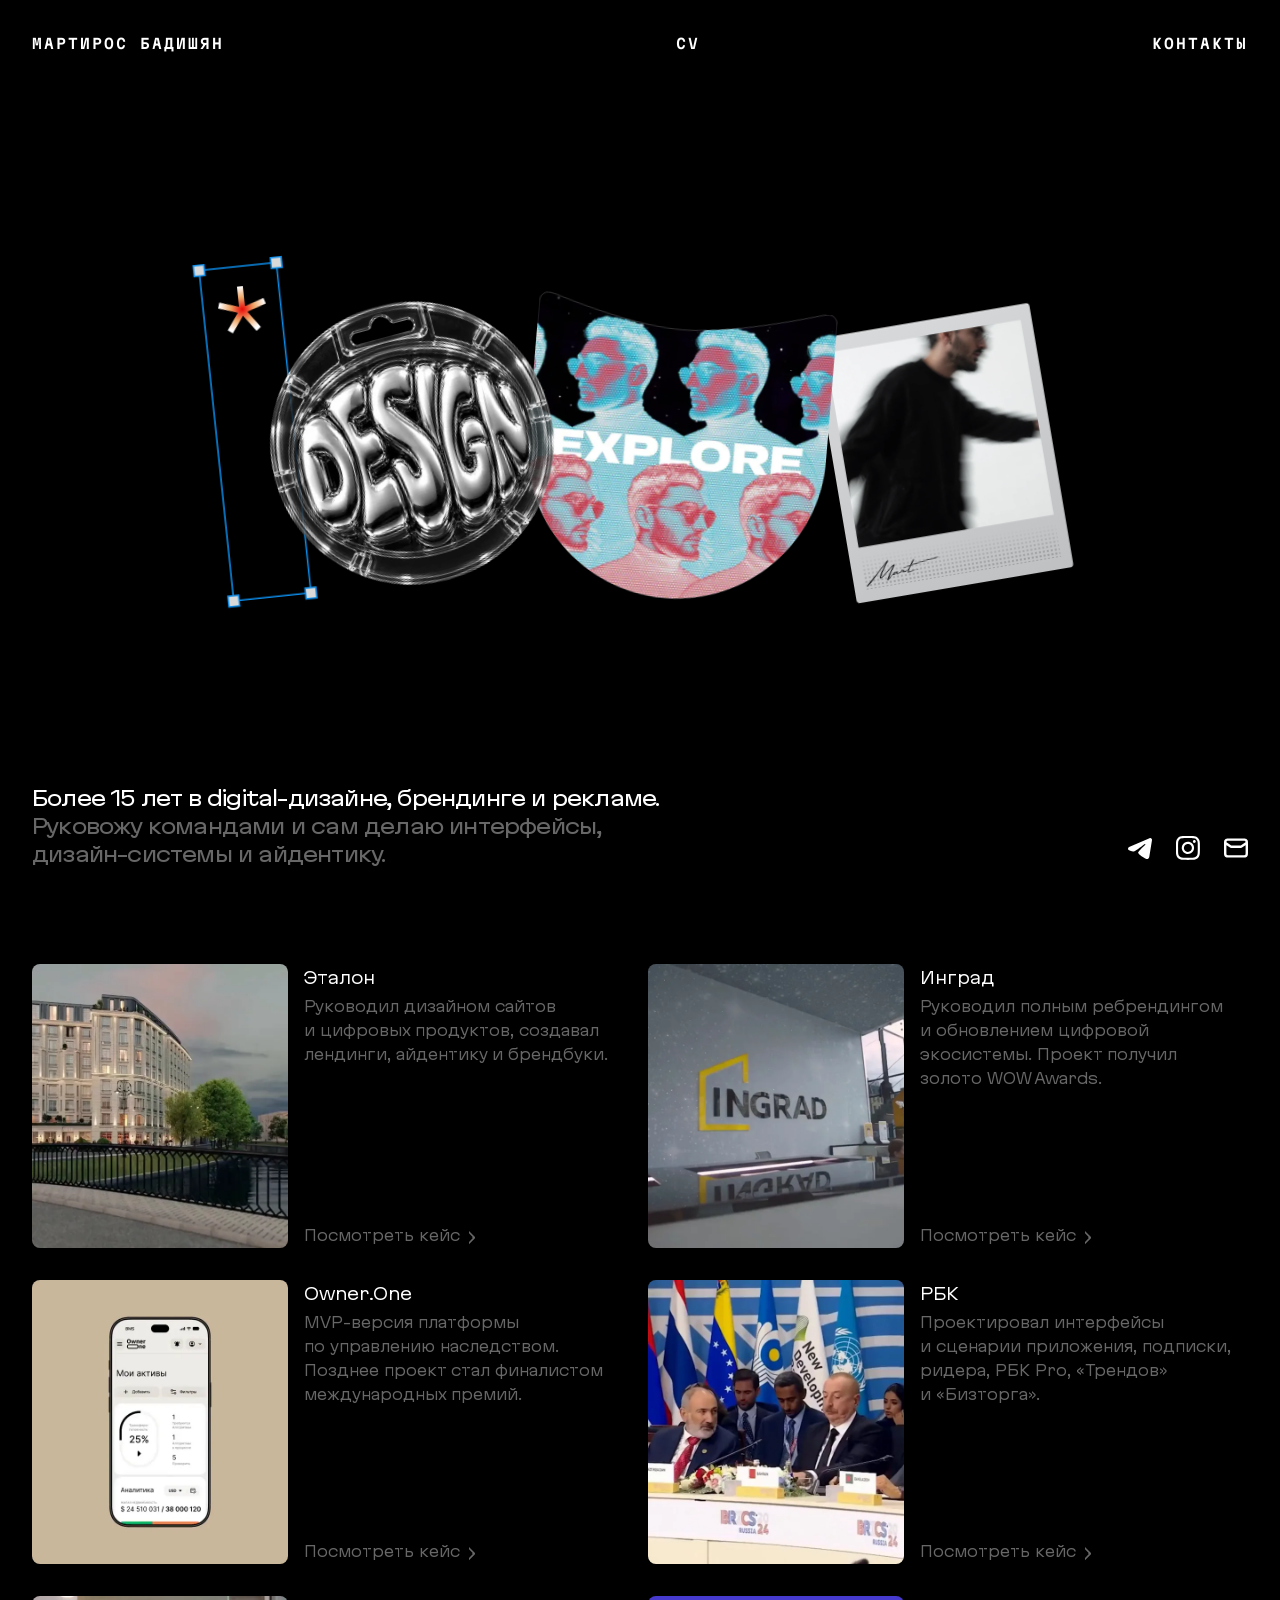
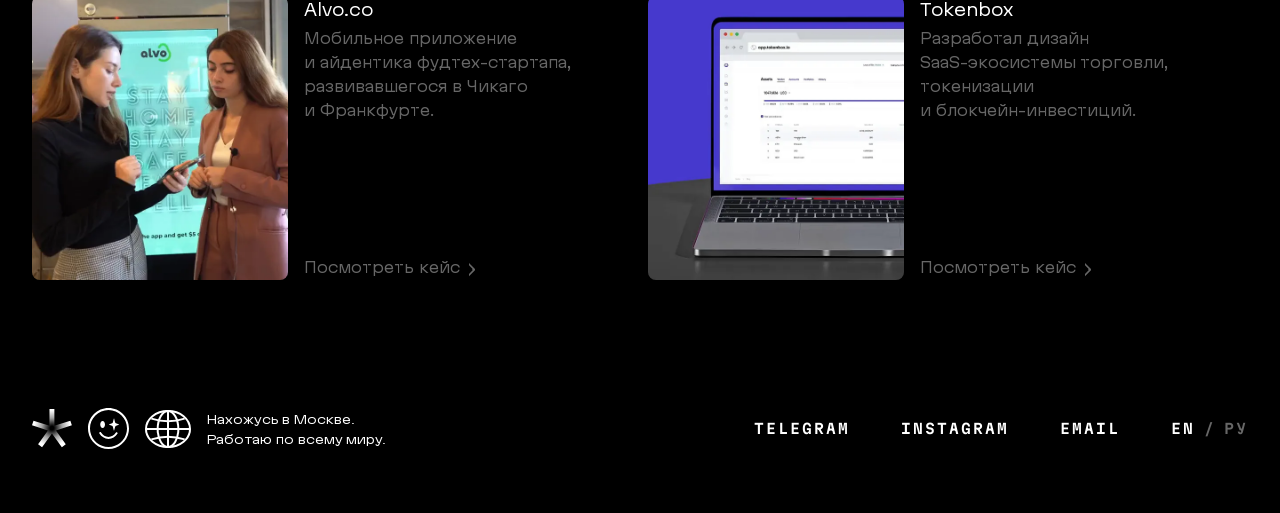
<file: index.html>
<!DOCTYPE html><!--e9ZHUicWxz8yHm6qm8V3A--><html lang="ru" class="__variable_58f898"><head><meta charSet="utf-8"/><meta name="viewport" content="width=device-width, initial-scale=1"/><link rel="preload" href="/_next/static/media/d74b776de7ffedde-s.p.woff2" as="font" crossorigin="" type="font/woff2"/><link rel="preload" as="image" href="/hero/E.webp" fetchPriority="high"/><link rel="preload" as="image" href="/hero/L-star.svg"/><link rel="preload" as="image" imageSrcSet="/hero/O-360.webp 360w, /hero/O-660.webp 660w, /hero/O-1000.webp 1000w" imageSizes="(min-width: 768px) min(17.8rem, 28vw), 31vw" fetchPriority="high"/><link rel="preload" as="image" href="/icons/telegram.svg"/><link rel="preload" as="image" href="/icons/instagram.svg"/><link rel="preload" as="image" href="/icons/email.svg"/><link rel="preload" as="image" href="/footer/star.svg"/><link rel="stylesheet" href="/_next/static/css/91978d6b36ca3895.css" data-precedence="next"/><link rel="preload" as="script" fetchPriority="low" href="/_next/static/chunks/webpack-d15b27e1f25c1fc1.js"/><script src="/_next/static/chunks/4bd1b696-c023c6e3521b1417.js" async=""></script><script src="/_next/static/chunks/255-2005b055456c798b.js" async=""></script><script src="/_next/static/chunks/main-app-1b4500b93111eabf.js" async=""></script><script src="/_next/static/chunks/app/(ru)/layout-b99b356d8608071c.js" async=""></script><script src="/_next/static/chunks/176-dbfe7d379a5d476e.js" async=""></script><script src="/_next/static/chunks/612-16c9ca7b276e64dc.js" async=""></script><script src="/_next/static/chunks/78-c171e811e11eff99.js" async=""></script><script src="/_next/static/chunks/app/(ru)/page-781c8c1e08432a40.js" async=""></script><link rel="preload" href="/hero/duo.glb" as="fetch" crossorigin=""/><meta name="next-size-adjust" content=""/><meta name="theme-color" content="#000000"/><meta name="color-scheme" content="dark"/><title>Мартирос Бадишян</title><meta name="description" content="Более 15 лет в digital-дизайне, брендинге и рекламе. Руковожу командами и сам делаю интерфейсы, дизайн-системы и айдентику."/><link rel="canonical" href="https://badishyan.com"/><link rel="alternate" hrefLang="ru" href="https://badishyan.com"/><link rel="alternate" hrefLang="en" href="https://badishyan.com/en"/><meta property="og:title" content="Мартирос Бадишян — дизайн-директор"/><meta property="og:description" content="Более 15 лет в digital-дизайне, брендинге и рекламе. Руковожу командами и сам делаю интерфейсы, дизайн-системы и айдентику."/><meta property="og:url" content="https://badishyan.com"/><meta property="og:site_name" content="Мартирос Бадишян"/><meta property="og:locale" content="ru_RU"/><meta property="og:image" content="https://badishyan.com/og.png"/><meta property="og:image:width" content="1200"/><meta property="og:image:height" content="630"/><meta property="og:locale:alternate" content="en_US"/><meta property="og:type" content="website"/><meta name="twitter:card" content="summary_large_image"/><meta name="twitter:title" content="Мартирос Бадишян — дизайн-директор"/><meta name="twitter:description" content="Более 15 лет в digital-дизайне, брендинге и рекламе. Руковожу командами и сам делаю интерфейсы, дизайн-системы и айдентику."/><meta name="twitter:image" content="https://badishyan.com/og.png"/><link rel="icon" href="/favicon.ico" type="image/x-icon" sizes="16x16"/><link rel="icon" href="/icon.svg?dc76ed37b3e27393" type="image/svg+xml" sizes="any"/><link rel="apple-touch-icon" href="/apple-icon.png?2944dd69cf27ddbf" type="image/png" sizes="180x180"/><script src="/_next/static/chunks/polyfills-42372ed130431b0a.js" noModule=""></script></head><body><div hidden=""><!--$--><!--/$--></div><script type="application/ld+json">{"@context":"https://schema.org","@graph":[{"@type":"Person","@id":"https://badishyan.com/#person","name":"Мартирос Бадишян","alternateName":"Martiros Badishyan","jobTitle":"Дизайн-директор","description":"Более 15 лет в digital-дизайне, брендинге и рекламе. Руковожу командами и сам делаю интерфейсы, дизайн-системы и айдентику.","url":"https://badishyan.com/","image":"https://badishyan.com/og.png","email":"mailto:badishyan@gmail.com","sameAs":["https://t.me/Badishyan","https://www.instagram.com/b.martiros/"],"address":{"@type":"PostalAddress","addressLocality":"Москва","addressCountry":"RU"},"knowsAbout":["Digital design","Branding","UX/UI","Design systems","Art direction"]},{"@type":"WebSite","@id":"https://badishyan.com/#website","url":"https://badishyan.com/","name":"Мартирос Бадишян","inLanguage":"ru","author":{"@id":"https://badishyan.com/#person"}},{"@type":"ProfilePage","url":"https://badishyan.com/","name":"Мартирос Бадишян — дизайн-директор","inLanguage":"ru","mainEntity":{"@id":"https://badishyan.com/#person"},"hasPart":[{"@type":"CreativeWork","name":"Эталон","url":"https://badishyan.com/etalon"},{"@type":"CreativeWork","name":"Инград","url":"https://badishyan.com/ingrad"},{"@type":"CreativeWork","name":"Owner.One","url":"https://badishyan.com/owner-one"},{"@type":"CreativeWork","name":"РБК","url":"https://badishyan.com/rbc"},{"@type":"CreativeWork","name":"Alvo.co","url":"https://badishyan.com/alvo"},{"@type":"CreativeWork","name":"Tokenbox","url":"https://badishyan.com/tokenbox"}]}]}</script><header class="fixed inset-x-0 top-0 z-50 flex h-[5.5rem] items-center px-4 md:px-8"><div aria-hidden="true" class="pointer-events-none absolute inset-x-0 top-0 -z-10 h-[7.5rem]"><div class="absolute inset-0" style="backdrop-filter:blur(0.5px);-webkit-backdrop-filter:blur(0.5px);mask-image:linear-gradient(to top, transparent 0%, #000 20%, #000 40%, transparent 60%);-webkit-mask-image:linear-gradient(to top, transparent 0%, #000 20%, #000 40%, transparent 60%)"></div><div class="absolute inset-0" style="backdrop-filter:blur(1px);-webkit-backdrop-filter:blur(1px);mask-image:linear-gradient(to top, transparent 20%, #000 40%, #000 60%, transparent 80%);-webkit-mask-image:linear-gradient(to top, transparent 20%, #000 40%, #000 60%, transparent 80%)"></div><div class="absolute inset-0" style="backdrop-filter:blur(2px);-webkit-backdrop-filter:blur(2px);mask-image:linear-gradient(to top, transparent 40%, #000 60%, #000 80%, transparent 100%);-webkit-mask-image:linear-gradient(to top, transparent 40%, #000 60%, #000 80%, transparent 100%)"></div><div class="absolute inset-0" style="backdrop-filter:blur(4px);-webkit-backdrop-filter:blur(4px);mask-image:linear-gradient(to top, transparent 60%, #000 80%, #000 100%, transparent 120%);-webkit-mask-image:linear-gradient(to top, transparent 60%, #000 80%, #000 100%, transparent 120%)"></div><div class="absolute inset-0" style="backdrop-filter:blur(8px);-webkit-backdrop-filter:blur(8px);mask-image:linear-gradient(to top, transparent 80%, #000 100%);-webkit-mask-image:linear-gradient(to top, transparent 80%, #000 100%)"></div><div class="absolute inset-0 bg-[linear-gradient(to_bottom,rgb(0_0_0/0.8),rgb(0_0_0/0.4)_45%,transparent)]"></div></div><nav class="site-nav label-caps flex flex-1 items-center justify-between leading-[1.7]" aria-label="Основная навигация"><a aria-label="М.Б. Мартирос Бадишян" href="/"><span class="md:hidden"><span aria-hidden="true" class="whitespace-pre">М.Б.</span></span><span class="hidden md:block"><span aria-hidden="true" class="whitespace-pre">Мартирос Бадишян</span></span></a><a href="/martiros-badishyan-cv.pdf" target="_blank" rel="noopener noreferrer" aria-label="CV"><span aria-hidden="true" class="whitespace-pre">CV</span></a><button type="button" aria-expanded="false" aria-label="Контакты" class="cursor-pointer uppercase"><span aria-hidden="true" class="whitespace-pre">Контакты</span></button></nav></header><main><section aria-label="Интро" class="flex min-h-[35rem] h-svh flex-col overflow-x-clip px-3 pb-8 pt-[5.5rem] md:px-8"><h1 class="sr-only">Мартирос Бадишян — дизайн-директор</h1><div class="flex flex-1 items-center justify-center py-8"><div role="img" aria-label="LOVE" class="love relative select-none min-w-[15rem] max-md:w-[min(100%,calc((100svh-26.25rem)*2.48))] md:w-[min(56rem,calc((100vw-1.5rem)*0.875),calc((100svh-26.25rem)*2.48))]" style="aspect-ratio:748 / 302"><div data-piece="E" class="pointer-events-none absolute" style="left:83.82352941176471%;top:54.754966887417226%;width:27.671122994652404%;aspect-ratio:206.98 / 206.98;transform:translate(-50%, -50%) rotate(-9.64deg)"><div class="love-out size-full" style="--sx:95%;--sy:-40%;--sr:18deg"><div class="size-full" style="transform:translateX(95%) translateY(-40%) rotate(18deg);opacity:0"><div data-body="true" class="love-body size-full will-change-transform [&amp;&gt;*]:pointer-events-auto"><div class="absolute top-1/2 left-1/2 aspect-[88/107] h-[108%] -translate-x-1/2 -translate-y-1/2 rounded-[1.5%] bg-[url(/hero/mart.svg),linear-gradient(160deg,#d9dadb,#bfc0c2)] bg-[length:34%_auto,auto] bg-[position:left_9%_bottom_6%,0_0] bg-no-repeat shadow-[inset_0_1px_0_rgb(255_255_255/.45)]"><div class="absolute top-[5.607%] left-[5.114%] aspect-square w-[89.773%] overflow-hidden bg-[#cfd0d2] shadow-[inset_0_0_0_.5px_rgb(0_0_0/.25)]"><img src="/hero/E.webp" alt="" draggable="false" class="size-full scale-[1.035] object-cover" fetchPriority="high"/></div><div class="absolute inset-x-[5.114%] top-[83%] bottom-[4.5%] bg-[radial-gradient(circle,rgb(0_0_0/.22)_0.7px,transparent_1px)] bg-[length:0.25rem_0.25rem] [mask-image:linear-gradient(to_top,#000,transparent)]"></div></div></div></div></div></div><div data-piece="L" class="pointer-events-none absolute" style="left:7.06951871657754%;top:48.98675496688742%;width:10.001336898395722%;aspect-ratio:74.81 / 287.89;transform:translate(-50%, -50%) rotate(-6deg)"><div class="love-out size-full" style="--sx:-170%;--sy:-25%;--sr:-16deg"><div class="size-full" style="transform:translateX(-170%) translateY(-25%) rotate(-16deg);opacity:0"><div data-body="true" class="love-body size-full will-change-transform [&amp;&gt;*]:pointer-events-auto"><div class="relative size-full"><svg data-frame="true" viewBox="0 0 170 655" preserveAspectRatio="none" class="absolute inset-0 size-full overflow-visible"><path data-edge="true" d="M11.494,11.577L158.708,11.577L158.708,642.599L11.494,642.599Z" fill="none" stroke="#0C8CE9" stroke-width="2.92087"></path><g><rect data-handle="true" x="1.270999999999999" y="1.3539999999999992" width="20.446" height="20.446" fill="#D9D9D9" stroke="#0C8CE9" stroke-width="2.92087" class="pointer-events-none"></rect><circle data-hit="true" cx="11.494" cy="11.577" r="20.446" fill="transparent" class="touch-none cursor-nwse-resize"></circle></g><g><rect data-handle="true" x="148.48499999999999" y="1.3539999999999992" width="20.446" height="20.446" fill="#D9D9D9" stroke="#0C8CE9" stroke-width="2.92087" class="pointer-events-none"></rect><circle data-hit="true" cx="158.708" cy="11.577" r="20.446" fill="transparent" class="touch-none cursor-nesw-resize"></circle></g><g><rect data-handle="true" x="148.48499999999999" y="632.3760000000001" width="20.446" height="20.446" fill="#D9D9D9" stroke="#0C8CE9" stroke-width="2.92087" class="pointer-events-none"></rect><circle data-hit="true" cx="158.708" cy="642.599" r="20.446" fill="transparent" class="touch-none cursor-nwse-resize"></circle></g><g><rect data-handle="true" x="1.270999999999999" y="632.3760000000001" width="20.446" height="20.446" fill="#D9D9D9" stroke="#0C8CE9" stroke-width="2.92087" class="pointer-events-none"></rect><circle data-hit="true" cx="11.494" cy="642.599" r="20.446" fill="transparent" class="touch-none cursor-nesw-resize"></circle></g></svg><div data-pupil="true" class="absolute will-change-transform" style="left:23.22058823529412%;top:7.59120610687023%;width:53.531176470588235%;aspect-ratio:91.003 / 87.0466"><img data-blink="true" src="/hero/L-star.svg" alt="" draggable="false" class="size-full"/></div></div></div></div></div></div><div data-piece="V" class="pointer-events-none absolute" style="left:54.089572192513366%;top:54.12582781456954%;width:33.42245989304813%;aspect-ratio:250 / 247.36;transform:translate(-50%, -50%) rotate(4.77deg)"><div class="love-out size-full" style="--sx:35%;--sy:55%;--sr:14deg"><div class="size-full" style="transform:translateX(40%) translateY(-45%) rotate(12deg);opacity:0"><div data-body="true" class="love-body size-full will-change-transform [&amp;&gt;*]:pointer-events-auto"><div class="relative size-full"><div class="size-full overflow-hidden opacity-[.01]"><video src="/hero/V.mp4" poster="/hero/V-poster.webp" muted="" loop="" playsInline="" preload="auto" disablePictureInPicture="" disableRemotePlayback="" aria-hidden="true" tabindex="-1" class="size-full object-cover"></video></div><div class="pointer-events-none absolute -inset-[30%] transition-opacity duration-300 opacity-0"></div></div></div></div></div></div><div data-piece="O" class="pointer-events-none absolute" style="left:24.514705882352942%;top:51.877483443708606%;width:31.790106951871657%;aspect-ratio:237.79 / 235.87;transform:translate(-50%, -50%) rotate(-15deg)"><div class="love-out size-full" style="--sx:-60%;--sy:40%;--sr:-24deg"><div class="size-full" style="transform:translateX(-60%) translateY(40%) rotate(-24deg);opacity:0"><div data-body="true" class="love-body size-full will-change-transform [&amp;&gt;*]:pointer-events-auto"><img src="/hero/O-660.webp" srcSet="/hero/O-360.webp 360w, /hero/O-660.webp 660w, /hero/O-1000.webp 1000w" sizes="(min-width: 768px) min(17.8rem, 28vw), 31vw" width="660" height="655" alt="" draggable="false" class="size-full object-contain [clip-path:circle(50%)]" fetchPriority="high"/></div></div></div></div></div></div><div class="hero-recede"><div class="flex flex-col gap-8 md:flex-row md:flex-wrap md:items-end md:justify-between" style="opacity:0;transform:translateY(20px)"><p class="max-w-[40rem] text-pretty text-[1.25rem] font-normal leading-[1.75rem] tracking-[-0.04em]">Более 15 лет в digital‑дизайне, брендинге и рекламе.<!-- --> <span class="text-muted">Руковожу командами и сам делаю интерфейсы, дизайн‑системы и айдентику.</span></p><ul class="-mr-2 flex gap-2 max-md:hidden"><li><a href="https://t.me/Badishyan" target="_blank" rel="noopener noreferrer" aria-label="Telegram" class="flex size-10 items-center justify-center transition-transform duration-300 ease-[cubic-bezier(.22,1,.36,1)] motion-safe:active:scale-[0.96] [&amp;&gt;img]:transition-transform [&amp;&gt;img]:duration-300 [&amp;&gt;img]:ease-[cubic-bezier(.22,1,.36,1)] motion-safe:hover:[&amp;&gt;img]:-translate-y-0.5"><img src="/icons/telegram.svg" alt="" width="24" height="24" class="size-6"/></a></li><li><a href="https://www.instagram.com/b.martiros/" target="_blank" rel="noopener noreferrer" aria-label="Instagram" class="flex size-10 items-center justify-center transition-transform duration-300 ease-[cubic-bezier(.22,1,.36,1)] motion-safe:active:scale-[0.96] [&amp;&gt;img]:transition-transform [&amp;&gt;img]:duration-300 [&amp;&gt;img]:ease-[cubic-bezier(.22,1,.36,1)] motion-safe:hover:[&amp;&gt;img]:-translate-y-0.5"><img src="/icons/instagram.svg" alt="" width="24" height="24" class="size-6"/></a></li><li><a href="mailto:badishyan@gmail.com" rel="noopener noreferrer" aria-label="Email" class="flex size-10 items-center justify-center transition-transform duration-300 ease-[cubic-bezier(.22,1,.36,1)] motion-safe:active:scale-[0.96] [&amp;&gt;img]:transition-transform [&amp;&gt;img]:duration-300 [&amp;&gt;img]:ease-[cubic-bezier(.22,1,.36,1)] motion-safe:hover:[&amp;&gt;img]:-translate-y-0.5"><img src="/icons/email.svg" alt="" width="24" height="24" class="size-6"/></a></li></ul></div></div></section><section aria-label="Проекты" class="px-3 py-16 md:px-8"><h2 class="sr-only">Проекты</h2><ul class="grid gap-8 md:grid-cols-[repeat(auto-fill,minmax(28rem,1fr))] md:gap-x-4"><li class="scroll-reveal"><a class="@container group flex gap-4 rounded-lg" href="/etalon"><div data-card-media="true" class="relative h-[6.5rem] w-[5.875rem] shrink-0 overflow-hidden rounded-lg bg-white/5 @card:aspect-[64/71] @card:h-auto @card:max-h-[17.75rem] @card:w-auto @card:max-w-[16rem] @card:flex-1"><video poster="/projects/etalon.webp" muted="" loop="" playsInline="" preload="metadata" disablePictureInPicture="" disableRemotePlayback="" aria-hidden="true" tabindex="-1" class="absolute inset-0 size-full object-cover transition-transform duration-700 ease-[cubic-bezier(.2,.7,.2,1)] motion-safe:group-hover:scale-[1.03]"><source src="/projects/etalon-s.mp4" media="(max-width: 463.98px)" type="video/mp4"/><source src="/projects/etalon.mp4" type="video/mp4"/></video></div><div class="flex min-w-0 flex-1 flex-col justify-between @card:min-w-[14rem] @card:pr-4"><div class="flex flex-col @card:gap-1"><h3 class="text-[0.875rem] leading-[1.5] @card:text-[1rem] @card:leading-[1.7]">Эталон</h3><p class="max-w-[26rem] text-[0.75rem] leading-[1.7] text-pretty text-muted @card:text-[0.875rem]">Руководил дизайном сайтов и цифровых продуктов, создавал лендинги, айдентику и брендбуки.</p></div><span class="hidden items-center pt-4 text-[0.875rem] leading-[1.7] text-muted transition-colors duration-[450ms] ease-[cubic-bezier(.22,1,.36,1)] group-hover:text-white @card:flex">Посмотреть кейс<span aria-hidden="true" class="relative block size-6 shrink-0"><span class="absolute left-[0.3125rem] top-[0.8069rem] h-[0.0898rem] w-[1.1256rem] origin-[0.5142rem_50%] scale-x-[0.07996] bg-current transition-transform duration-[450ms] ease-[cubic-bezier(.22,1,.36,1)] motion-safe:group-hover:scale-x-100"></span><svg width="24" height="24" viewBox="0 0 24 24" fill="currentColor" class="absolute inset-0 size-full transition-transform duration-[450ms] ease-[cubic-bezier(.22,1,.36,1)] motion-safe:group-hover:translate-x-[0.5625rem]"><path d="M14.985 12.985L9 7V9.29571L12.6455 12.9076V14.3524L9 17.9643V20.26L14.985 14.275V12.985Z"></path></svg></span></span></div></a></li><li class="scroll-reveal"><a class="@container group flex gap-4 rounded-lg" href="/ingrad"><div data-card-media="true" class="relative h-[6.5rem] w-[5.875rem] shrink-0 overflow-hidden rounded-lg bg-white/5 @card:aspect-[64/71] @card:h-auto @card:max-h-[17.75rem] @card:w-auto @card:max-w-[16rem] @card:flex-1"><video poster="/projects/ingrad.webp" muted="" loop="" playsInline="" preload="metadata" disablePictureInPicture="" disableRemotePlayback="" aria-hidden="true" tabindex="-1" class="absolute inset-0 size-full object-cover transition-transform duration-700 ease-[cubic-bezier(.2,.7,.2,1)] motion-safe:group-hover:scale-[1.03]"><source src="/projects/ingrad-s.mp4" media="(max-width: 463.98px)" type="video/mp4"/><source src="/projects/ingrad.mp4" type="video/mp4"/></video></div><div class="flex min-w-0 flex-1 flex-col justify-between @card:min-w-[14rem] @card:pr-4"><div class="flex flex-col @card:gap-1"><h3 class="text-[0.875rem] leading-[1.5] @card:text-[1rem] @card:leading-[1.7]">Инград</h3><p class="max-w-[26rem] text-[0.75rem] leading-[1.7] text-pretty text-muted @card:text-[0.875rem]">Руководил полным ребрендингом и обновлением цифровой экосистемы. Проект получил золото WOW Awards.</p></div><span class="hidden items-center pt-4 text-[0.875rem] leading-[1.7] text-muted transition-colors duration-[450ms] ease-[cubic-bezier(.22,1,.36,1)] group-hover:text-white @card:flex">Посмотреть кейс<span aria-hidden="true" class="relative block size-6 shrink-0"><span class="absolute left-[0.3125rem] top-[0.8069rem] h-[0.0898rem] w-[1.1256rem] origin-[0.5142rem_50%] scale-x-[0.07996] bg-current transition-transform duration-[450ms] ease-[cubic-bezier(.22,1,.36,1)] motion-safe:group-hover:scale-x-100"></span><svg width="24" height="24" viewBox="0 0 24 24" fill="currentColor" class="absolute inset-0 size-full transition-transform duration-[450ms] ease-[cubic-bezier(.22,1,.36,1)] motion-safe:group-hover:translate-x-[0.5625rem]"><path d="M14.985 12.985L9 7V9.29571L12.6455 12.9076V14.3524L9 17.9643V20.26L14.985 14.275V12.985Z"></path></svg></span></span></div></a></li><li class="scroll-reveal"><a class="@container group flex gap-4 rounded-lg" href="/owner-one"><div data-card-media="true" class="relative h-[6.5rem] w-[5.875rem] shrink-0 overflow-hidden rounded-lg bg-white/5 @card:aspect-[64/71] @card:h-auto @card:max-h-[17.75rem] @card:w-auto @card:max-w-[16rem] @card:flex-1"><video poster="/projects/owner-one.webp" muted="" loop="" playsInline="" preload="metadata" disablePictureInPicture="" disableRemotePlayback="" aria-hidden="true" tabindex="-1" class="absolute inset-0 size-full object-cover transition-transform duration-700 ease-[cubic-bezier(.2,.7,.2,1)] motion-safe:group-hover:scale-[1.03]"><source src="/projects/owner-one-s.mp4" media="(max-width: 463.98px)" type="video/mp4"/><source src="/projects/owner-one.mp4" type="video/mp4"/></video></div><div class="flex min-w-0 flex-1 flex-col justify-between @card:min-w-[14rem] @card:pr-4"><div class="flex flex-col @card:gap-1"><h3 class="text-[0.875rem] leading-[1.5] @card:text-[1rem] @card:leading-[1.7]">Owner.One</h3><p class="max-w-[26rem] text-[0.75rem] leading-[1.7] text-pretty text-muted @card:text-[0.875rem]">MVP‑версия платформы по управлению наследством. Позднее проект стал финалистом международных премий.</p></div><span class="hidden items-center pt-4 text-[0.875rem] leading-[1.7] text-muted transition-colors duration-[450ms] ease-[cubic-bezier(.22,1,.36,1)] group-hover:text-white @card:flex">Посмотреть кейс<span aria-hidden="true" class="relative block size-6 shrink-0"><span class="absolute left-[0.3125rem] top-[0.8069rem] h-[0.0898rem] w-[1.1256rem] origin-[0.5142rem_50%] scale-x-[0.07996] bg-current transition-transform duration-[450ms] ease-[cubic-bezier(.22,1,.36,1)] motion-safe:group-hover:scale-x-100"></span><svg width="24" height="24" viewBox="0 0 24 24" fill="currentColor" class="absolute inset-0 size-full transition-transform duration-[450ms] ease-[cubic-bezier(.22,1,.36,1)] motion-safe:group-hover:translate-x-[0.5625rem]"><path d="M14.985 12.985L9 7V9.29571L12.6455 12.9076V14.3524L9 17.9643V20.26L14.985 14.275V12.985Z"></path></svg></span></span></div></a></li><li class="scroll-reveal"><a class="@container group flex gap-4 rounded-lg" href="/rbc"><div data-card-media="true" class="relative h-[6.5rem] w-[5.875rem] shrink-0 overflow-hidden rounded-lg bg-white/5 @card:aspect-[64/71] @card:h-auto @card:max-h-[17.75rem] @card:w-auto @card:max-w-[16rem] @card:flex-1"><video poster="/projects/rbc.webp" muted="" loop="" playsInline="" preload="metadata" disablePictureInPicture="" disableRemotePlayback="" aria-hidden="true" tabindex="-1" class="absolute inset-0 size-full object-cover transition-transform duration-700 ease-[cubic-bezier(.2,.7,.2,1)] motion-safe:group-hover:scale-[1.03]"><source src="/projects/rbc-s.mp4" media="(max-width: 463.98px)" type="video/mp4"/><source src="/projects/rbc.mp4" type="video/mp4"/></video></div><div class="flex min-w-0 flex-1 flex-col justify-between @card:min-w-[14rem] @card:pr-4"><div class="flex flex-col @card:gap-1"><h3 class="text-[0.875rem] leading-[1.5] @card:text-[1rem] @card:leading-[1.7]">РБК</h3><p class="max-w-[26rem] text-[0.75rem] leading-[1.7] text-pretty text-muted @card:text-[0.875rem]">Проектировал интерфейсы и сценарии приложения, подписки, ридера, РБК Pro, «Трендов» и «Бизторга».</p></div><span class="hidden items-center pt-4 text-[0.875rem] leading-[1.7] text-muted transition-colors duration-[450ms] ease-[cubic-bezier(.22,1,.36,1)] group-hover:text-white @card:flex">Посмотреть кейс<span aria-hidden="true" class="relative block size-6 shrink-0"><span class="absolute left-[0.3125rem] top-[0.8069rem] h-[0.0898rem] w-[1.1256rem] origin-[0.5142rem_50%] scale-x-[0.07996] bg-current transition-transform duration-[450ms] ease-[cubic-bezier(.22,1,.36,1)] motion-safe:group-hover:scale-x-100"></span><svg width="24" height="24" viewBox="0 0 24 24" fill="currentColor" class="absolute inset-0 size-full transition-transform duration-[450ms] ease-[cubic-bezier(.22,1,.36,1)] motion-safe:group-hover:translate-x-[0.5625rem]"><path d="M14.985 12.985L9 7V9.29571L12.6455 12.9076V14.3524L9 17.9643V20.26L14.985 14.275V12.985Z"></path></svg></span></span></div></a></li><li class="scroll-reveal"><a class="@container group flex gap-4 rounded-lg" href="/alvo"><div data-card-media="true" class="relative h-[6.5rem] w-[5.875rem] shrink-0 overflow-hidden rounded-lg bg-white/5 @card:aspect-[64/71] @card:h-auto @card:max-h-[17.75rem] @card:w-auto @card:max-w-[16rem] @card:flex-1"><video poster="/projects/alvo.webp" muted="" loop="" playsInline="" preload="metadata" disablePictureInPicture="" disableRemotePlayback="" aria-hidden="true" tabindex="-1" class="absolute inset-0 size-full object-cover transition-transform duration-700 ease-[cubic-bezier(.2,.7,.2,1)] motion-safe:group-hover:scale-[1.03]"><source src="/projects/alvo-s.mp4" media="(max-width: 463.98px)" type="video/mp4"/><source src="/projects/alvo.mp4" type="video/mp4"/></video></div><div class="flex min-w-0 flex-1 flex-col justify-between @card:min-w-[14rem] @card:pr-4"><div class="flex flex-col @card:gap-1"><h3 class="text-[0.875rem] leading-[1.5] @card:text-[1rem] @card:leading-[1.7]">Alvo.co</h3><p class="max-w-[26rem] text-[0.75rem] leading-[1.7] text-pretty text-muted @card:text-[0.875rem]">Мобильное приложение и айдентика фудтех‑стартапа, развивавшегося в Чикаго и Франкфурте.</p></div><span class="hidden items-center pt-4 text-[0.875rem] leading-[1.7] text-muted transition-colors duration-[450ms] ease-[cubic-bezier(.22,1,.36,1)] group-hover:text-white @card:flex">Посмотреть кейс<span aria-hidden="true" class="relative block size-6 shrink-0"><span class="absolute left-[0.3125rem] top-[0.8069rem] h-[0.0898rem] w-[1.1256rem] origin-[0.5142rem_50%] scale-x-[0.07996] bg-current transition-transform duration-[450ms] ease-[cubic-bezier(.22,1,.36,1)] motion-safe:group-hover:scale-x-100"></span><svg width="24" height="24" viewBox="0 0 24 24" fill="currentColor" class="absolute inset-0 size-full transition-transform duration-[450ms] ease-[cubic-bezier(.22,1,.36,1)] motion-safe:group-hover:translate-x-[0.5625rem]"><path d="M14.985 12.985L9 7V9.29571L12.6455 12.9076V14.3524L9 17.9643V20.26L14.985 14.275V12.985Z"></path></svg></span></span></div></a></li><li class="scroll-reveal"><a class="@container group flex gap-4 rounded-lg" href="/tokenbox"><div data-card-media="true" class="relative h-[6.5rem] w-[5.875rem] shrink-0 overflow-hidden rounded-lg bg-white/5 @card:aspect-[64/71] @card:h-auto @card:max-h-[17.75rem] @card:w-auto @card:max-w-[16rem] @card:flex-1"><video poster="/projects/tokenbox.webp" muted="" loop="" playsInline="" preload="metadata" disablePictureInPicture="" disableRemotePlayback="" aria-hidden="true" tabindex="-1" class="absolute inset-0 size-full object-cover transition-transform duration-700 ease-[cubic-bezier(.2,.7,.2,1)] motion-safe:group-hover:scale-[1.03]"><source src="/projects/tokenbox-s.mp4" media="(max-width: 463.98px)" type="video/mp4"/><source src="/projects/tokenbox.mp4" type="video/mp4"/></video></div><div class="flex min-w-0 flex-1 flex-col justify-between @card:min-w-[14rem] @card:pr-4"><div class="flex flex-col @card:gap-1"><h3 class="text-[0.875rem] leading-[1.5] @card:text-[1rem] @card:leading-[1.7]">Tokenbox</h3><p class="max-w-[26rem] text-[0.75rem] leading-[1.7] text-pretty text-muted @card:text-[0.875rem]">Разработал дизайн SaaS‑экосистемы торговли, токенизации и блокчейн‑инвестиций.</p></div><span class="hidden items-center pt-4 text-[0.875rem] leading-[1.7] text-muted transition-colors duration-[450ms] ease-[cubic-bezier(.22,1,.36,1)] group-hover:text-white @card:flex">Посмотреть кейс<span aria-hidden="true" class="relative block size-6 shrink-0"><span class="absolute left-[0.3125rem] top-[0.8069rem] h-[0.0898rem] w-[1.1256rem] origin-[0.5142rem_50%] scale-x-[0.07996] bg-current transition-transform duration-[450ms] ease-[cubic-bezier(.22,1,.36,1)] motion-safe:group-hover:scale-x-100"></span><svg width="24" height="24" viewBox="0 0 24 24" fill="currentColor" class="absolute inset-0 size-full transition-transform duration-[450ms] ease-[cubic-bezier(.22,1,.36,1)] motion-safe:group-hover:translate-x-[0.5625rem]"><path d="M14.985 12.985L9 7V9.29571L12.6455 12.9076V14.3524L9 17.9643V20.26L14.985 14.275V12.985Z"></path></svg></span></span></div></a></li></ul></section></main><footer class="px-3 pt-16 pb-12 md:px-8 min-[40rem]:flex min-[40rem]:items-center min-[40rem]:justify-between min-[40rem]:gap-10 min-[56rem]:py-16"><div class="grid shrink-0 grid-cols-[auto_minmax(0,1fr)] items-center gap-x-3 gap-y-4 md:gap-x-4"><div class="flex items-center gap-3 md:gap-4"><span class="block shrink-0 will-change-transform"><img src="/footer/star.svg" alt="" width="40" height="39" class="block h-auto w-10"/></span><svg viewBox="0 0 41 41" width="41" height="41" fill="#fff" aria-hidden="true" class="block size-[2.5625rem] shrink-0"><path d="M20.5 0C31.8218 0 41 9.17816 41 20.5C41 31.8218 31.8218 41 20.5 41C9.17816 41 0 31.8218 0 20.5C0 9.17816 9.17816 0 20.5 0ZM20.5 2C10.2827 2 2 10.2827 2 20.5C2 30.7173 10.2827 39 20.5 39C30.7173 39 39 30.7173 39 20.5C39 10.2827 30.7173 2 20.5 2ZM11.7197 24.2285C12.19 23.9391 12.8062 24.0855 13.0957 24.5557C14.7167 27.1891 17.4411 28.8778 20.4902 28.8779C23.4638 28.8779 26.1276 27.2727 27.7617 24.751C28.062 24.2875 28.6811 24.1548 29.1445 24.4551C29.6079 24.7554 29.7396 25.3744 29.4395 25.8379C27.4801 28.8614 24.218 30.8779 20.4902 30.8779C16.6668 30.8778 13.3336 28.7578 11.3926 25.6045C11.1032 25.1343 11.2498 24.5181 11.7197 24.2285ZM14.6123 13.085C15.937 13.0853 17.0107 14.6474 17.0107 16.5742C17.0107 18.5012 15.937 20.0632 14.6123 20.0635C13.2874 20.0635 12.2129 18.5013 12.2129 16.5742C12.213 14.6472 13.2875 13.085 14.6123 13.085Z"></path><path class="[transform-box:fill-box] [transform-origin:center]" d="M25.9668 10.5C26.0923 10.4676 26.167 10.6212 26.2061 10.7344C26.2935 11.0276 26.3588 11.3287 26.4346 11.626C26.6329 12.4115 26.8279 13.1984 27.0273 13.9834C27.0711 14.1616 27.1049 14.3467 27.1875 14.5078C27.3465 14.8192 27.5911 15.0828 27.8877 15.207C28.8153 15.5381 29.744 15.8656 30.6719 16.1973C30.7984 16.2461 30.9615 16.3037 31 16.4717C31.006 16.6441 30.8465 16.7303 30.7266 16.7773C29.8924 17.0829 29.0565 17.3833 28.2217 17.6865C28.0604 17.7479 27.8912 17.7929 27.748 17.9033C27.4644 18.1133 27.2281 18.4317 27.1406 18.8135C26.8484 19.9132 26.5538 21.0126 26.2607 22.1123C26.2254 22.2383 26.1866 22.3743 26.0938 22.46C26.0364 22.5125 25.9488 22.506 25.8955 22.4492C25.8155 22.3679 25.7794 22.2464 25.7461 22.1328C25.4462 21.0135 25.1486 19.8933 24.8496 18.7734C24.7666 18.4367 24.5598 18.1585 24.3203 17.9531C24.2207 17.8731 24.1122 17.8068 23.9961 17.7656C23.0949 17.4357 22.1915 17.1115 21.29 16.7832C21.1846 16.7415 21.0666 16.6865 21.0137 16.5645C20.9826 16.4974 21.0075 16.4164 21.0508 16.3652C21.1287 16.2694 21.2416 16.2293 21.3467 16.1904C22.2746 15.8598 23.2045 15.5331 24.1318 15.2002C24.4153 15.0736 24.65 14.8208 24.8057 14.5215C24.8842 14.3753 24.9215 14.2076 24.96 14.043C25.2107 13.0447 25.4617 12.0459 25.71 11.0469C25.7503 10.9075 25.7721 10.759 25.8389 10.6318C25.868 10.5748 25.9091 10.5171 25.9668 10.5Z"></path></svg><svg viewBox="0 0 46 38" width="46" height="38" fill="none" stroke="#fff" stroke-width="2" aria-hidden="true" class="block h-[2.375rem] w-auto shrink-0"><ellipse cx="23" cy="19" rx="22" ry="18"></ellipse><path d="M1 19H45"></path><path d="M6.4 8.6Q23 13.8 39.6 8.6M6.4 29.4Q23 24.2 39.6 29.4"></path><path d="M23 1A18.239 18 0 0 0 23 37" style="opacity:0"></path><path d="M23 1A10.328 18 0 0 0 23 37" style="opacity:1"></path><path d="M23 1V37" style="opacity:1"></path><path d="M23 1A10.328 18 0 0 1 23 37" style="opacity:1"></path></svg></div><p class="text-[0.75rem] leading-[1.25rem] max-[23rem]:col-span-2">Нахожусь в Москве.<br/>Работаю по всему миру.</p></div><ul class="label-caps mt-12 grid grid-cols-[9.4375rem_minmax(0,1fr)] gap-x-3 leading-[2.5rem] min-[30rem]:mt-8 min-[30rem]:flex min-[30rem]:gap-x-10 min-[30rem]:leading-[1.7] min-[40rem]:mt-0 min-[40rem]:grid min-[40rem]:grid-cols-[auto_auto] min-[40rem]:gap-x-8 min-[40rem]:leading-[2rem] min-[56rem]:flex min-[56rem]:items-center min-[56rem]:gap-x-[clamp(2rem,4vw,3.8rem)] min-[56rem]:leading-[1.7]"><li><a href="https://t.me/Badishyan" target="_blank" rel="noopener noreferrer"><span>Telegram</span></a></li><li><a href="https://www.instagram.com/b.martiros/" target="_blank" rel="noopener noreferrer"><span>Instagram</span></a></li><li><a href="mailto:badishyan@gmail.com" rel="noopener noreferrer"><span>Email</span></a></li><li><span class="label-caps inline-flex gap-[0.6em] whitespace-nowrap leading-[1.7] leading-[inherit]"><a href="/en" hrefLang="en" lang="en"><span>EN</span><span class="sr-only"> <!-- -->English</span></a><span aria-hidden="true" class="text-muted">/</span><span lang="ru" aria-current="true" class="text-muted">РУ</span></span></li></ul></footer><!--$--><!--/$--><script src="/_next/static/chunks/webpack-d15b27e1f25c1fc1.js" id="_R_" async=""></script><script>(self.__next_f=self.__next_f||[]).push([0])</script><script>self.__next_f.push([1,"1:\"$Sreact.fragment\"\n2:I[9766,[],\"\"]\n3:I[8924,[],\"\"]\n4:I[2042,[\"508\",\"static/chunks/app/(ru)/layout-b99b356d8608071c.js\"],\"Signature\"]\n5:I[741,[\"508\",\"static/chunks/app/(ru)/layout-b99b356d8608071c.js\"],\"ScrollFallback\"]\nc:I[7150,[],\"\"]\n:HL[\"/_next/static/media/d74b776de7ffedde-s.p.woff2\",\"font\",{\"crossOrigin\":\"\",\"type\":\"font/woff2\"}]\n:HL[\"/_next/static/css/91978d6b36ca3895.css\",\"style\"]\n6:T6ad,"])</script><script>self.__next_f.push([1,"{\"@context\":\"https://schema.org\",\"@graph\":[{\"@type\":\"Person\",\"@id\":\"https://badishyan.com/#person\",\"name\":\"Мартирос Бадишян\",\"alternateName\":\"Martiros Badishyan\",\"jobTitle\":\"Дизайн-директор\",\"description\":\"Более 15 лет в digital-дизайне, брендинге и рекламе. Руковожу командами и сам делаю интерфейсы, дизайн-системы и айдентику.\",\"url\":\"https://badishyan.com/\",\"image\":\"https://badishyan.com/og.png\",\"email\":\"mailto:badishyan@gmail.com\",\"sameAs\":[\"https://t.me/Badishyan\",\"https://www.instagram.com/b.martiros/\"],\"address\":{\"@type\":\"PostalAddress\",\"addressLocality\":\"Москва\",\"addressCountry\":\"RU\"},\"knowsAbout\":[\"Digital design\",\"Branding\",\"UX/UI\",\"Design systems\",\"Art direction\"]},{\"@type\":\"WebSite\",\"@id\":\"https://badishyan.com/#website\",\"url\":\"https://badishyan.com/\",\"name\":\"Мартирос Бадишян\",\"inLanguage\":\"ru\",\"author\":{\"@id\":\"https://badishyan.com/#person\"}},{\"@type\":\"ProfilePage\",\"url\":\"https://badishyan.com/\",\"name\":\"Мартирос Бадишян — дизайн-директор\",\"inLanguage\":\"ru\",\"mainEntity\":{\"@id\":\"https://badishyan.com/#person\"},\"hasPart\":[{\"@type\":\"CreativeWork\",\"name\":\"Эталон\",\"url\":\"https://badishyan.com/etalon\"},{\"@type\":\"CreativeWork\",\"name\":\"Инград\",\"url\":\"https://badishyan.com/ingrad\"},{\"@type\":\"CreativeWork\",\"name\":\"Owner.One\",\"url\":\"https://badishyan.com/owner-one\"},{\"@type\":\"CreativeWork\",\"name\":\"РБК\",\"url\":\"https://badishyan.com/rbc\"},{\"@type\":\"CreativeWork\",\"name\":\"Alvo.co\",\"url\":\"https://badishyan.com/alvo\"},{\"@type\":\"CreativeWork\",\"name\":\"Tokenbox\",\"url\":\"https://badishyan.com/tokenbox\"}]}]}"])</script><script>self.__next_f.push([1,"0:{\"P\":null,\"b\":\"e9ZHUicWxz8yHm6qm8V3A\",\"p\":\"\",\"c\":[\"\",\"\"],\"i\":false,\"f\":[[[\"\",{\"children\":[\"(ru)\",{\"children\":[\"__PAGE__\",{}]},\"$undefined\",\"$undefined\",true]}],[\"\",[\"$\",\"$1\",\"c\",{\"children\":[null,[\"$\",\"$L2\",null,{\"parallelRouterKey\":\"children\",\"error\":\"$undefined\",\"errorStyles\":\"$undefined\",\"errorScripts\":\"$undefined\",\"template\":[\"$\",\"$L3\",null,{}],\"templateStyles\":\"$undefined\",\"templateScripts\":\"$undefined\",\"notFound\":[[[\"$\",\"title\",null,{\"children\":\"404: This page could not be found.\"}],[\"$\",\"div\",null,{\"style\":{\"fontFamily\":\"system-ui,\\\"Segoe UI\\\",Roboto,Helvetica,Arial,sans-serif,\\\"Apple Color Emoji\\\",\\\"Segoe UI Emoji\\\"\",\"height\":\"100vh\",\"textAlign\":\"center\",\"display\":\"flex\",\"flexDirection\":\"column\",\"alignItems\":\"center\",\"justifyContent\":\"center\"},\"children\":[\"$\",\"div\",null,{\"children\":[[\"$\",\"style\",null,{\"dangerouslySetInnerHTML\":{\"__html\":\"body{color:#000;background:#fff;margin:0}.next-error-h1{border-right:1px solid rgba(0,0,0,.3)}@media (prefers-color-scheme:dark){body{color:#fff;background:#000}.next-error-h1{border-right:1px solid rgba(255,255,255,.3)}}\"}}],[\"$\",\"h1\",null,{\"className\":\"next-error-h1\",\"style\":{\"display\":\"inline-block\",\"margin\":\"0 20px 0 0\",\"padding\":\"0 23px 0 0\",\"fontSize\":24,\"fontWeight\":500,\"verticalAlign\":\"top\",\"lineHeight\":\"49px\"},\"children\":404}],[\"$\",\"div\",null,{\"style\":{\"display\":\"inline-block\"},\"children\":[\"$\",\"h2\",null,{\"style\":{\"fontSize\":14,\"fontWeight\":400,\"lineHeight\":\"49px\",\"margin\":0},\"children\":\"This page could not be found.\"}]}]]}]}]],[]],\"forbidden\":\"$undefined\",\"unauthorized\":\"$undefined\"}]]}],{\"children\":[\"(ru)\",[\"$\",\"$1\",\"c\",{\"children\":[[[\"$\",\"link\",\"0\",{\"rel\":\"stylesheet\",\"href\":\"/_next/static/css/91978d6b36ca3895.css\",\"precedence\":\"next\",\"crossOrigin\":\"$undefined\",\"nonce\":\"$undefined\"}]],[\"$\",\"html\",null,{\"lang\":\"ru\",\"className\":\"__variable_58f898\",\"children\":[\"$\",\"body\",null,{\"children\":[[\"$\",\"$L2\",null,{\"parallelRouterKey\":\"children\",\"error\":\"$undefined\",\"errorStyles\":\"$undefined\",\"errorScripts\":\"$undefined\",\"template\":[\"$\",\"$L3\",null,{}],\"templateStyles\":\"$undefined\",\"templateScripts\":\"$undefined\",\"notFound\":[[[\"$\",\"title\",null,{\"children\":\"404: This page could not be found.\"}],[\"$\",\"div\",null,{\"style\":\"$0:f:0:1:1:props:children:1:props:notFound:0:1:props:style\",\"children\":[\"$\",\"div\",null,{\"children\":[[\"$\",\"style\",null,{\"dangerouslySetInnerHTML\":{\"__html\":\"body{color:#000;background:#fff;margin:0}.next-error-h1{border-right:1px solid rgba(0,0,0,.3)}@media (prefers-color-scheme:dark){body{color:#fff;background:#000}.next-error-h1{border-right:1px solid rgba(255,255,255,.3)}}\"}}],[\"$\",\"h1\",null,{\"className\":\"next-error-h1\",\"style\":\"$0:f:0:1:1:props:children:1:props:notFound:0:1:props:children:props:children:1:props:style\",\"children\":404}],[\"$\",\"div\",null,{\"style\":\"$0:f:0:1:1:props:children:1:props:notFound:0:1:props:children:props:children:2:props:style\",\"children\":[\"$\",\"h2\",null,{\"style\":\"$0:f:0:1:1:props:children:1:props:notFound:0:1:props:children:props:children:2:props:children:props:style\",\"children\":\"This page could not be found.\"}]}]]}]}]],[]],\"forbidden\":\"$undefined\",\"unauthorized\":\"$undefined\"}],[\"$\",\"$L4\",null,{\"locale\":\"ru\"}],[\"$\",\"$L5\",null,{}]]}]}]]}],{\"children\":[\"__PAGE__\",[\"$\",\"$1\",\"c\",{\"children\":[[[\"$\",\"script\",null,{\"type\":\"application/ld+json\",\"dangerouslySetInnerHTML\":{\"__html\":\"$6\"}}],\"$L7\",\"$L8\",\"$L9\"],null,\"$La\"]}],{},null,false]},null,false]},null,false],\"$Lb\",false]],\"m\":\"$undefined\",\"G\":[\"$c\",[]],\"s\":false,\"S\":true}\n"])</script><script>self.__next_f.push([1,"d:I[3815,[\"176\",\"static/chunks/176-dbfe7d379a5d476e.js\",\"612\",\"static/chunks/612-16c9ca7b276e64dc.js\",\"78\",\"static/chunks/78-c171e811e11eff99.js\",\"651\",\"static/chunks/app/(ru)/page-781c8c1e08432a40.js\"],\"Nav\"]\ne:I[6353,[\"176\",\"static/chunks/176-dbfe7d379a5d476e.js\",\"612\",\"static/chunks/612-16c9ca7b276e64dc.js\",\"78\",\"static/chunks/78-c171e811e11eff99.js\",\"651\",\"static/chunks/app/(ru)/page-781c8c1e08432a40.js\"],\"Love\"]\nf:I[8520,[\"176\",\"static/chunks/176-dbfe7d379a5d476e.js\",\"612\",\"static/chunks/612-16c9ca7b276e64dc.js\",\"78\",\"static/chunks/78-c171e811e11eff99.js\",\"651\",\"static/chunks/app/(ru)/page-781c8c1e08432a40.js\"],\"HeroIntro\"]\n10:I[3894,[\"176\",\"static/chunks/176-dbfe7d379a5d476e.js\",\"612\",\"static/chunks/612-16c9ca7b276e64dc.js\",\"78\",\"static/chunks/78-c171e811e11eff99.js\",\"651\",\"static/chunks/app/(ru)/page-781c8c1e08432a40.js\"],\"ProjectCard\"]\n14:I[1684,[\"176\",\"static/chunks/176-dbfe7d379a5d476e.js\",\"612\",\"static/chunks/612-16c9ca7b276e64dc.js\",\"78\",\"static/chunks/78-c171e811e11eff99.js\",\"651\",\"static/chunks/app/(ru)/page-781c8c1e08432a40.js\"],\"FooterEye\"]\n15:I[477,[\"176\",\"static/chunks/176-dbfe7d379a5d476e.js\",\"612\",\"static/chunks/612-16c9ca7b276e64dc.js\",\"78\",\"static/chunks/78-c171e811e11eff99.js\",\"651\",\"static/chunks/app/(ru)/page-781c8c1e08432a40.js\"],\"FooterSmile\"]\n16:I[477,[\"176\",\"static/chunks/176-dbfe7d379a5d476e.js\",\"612\",\"static/chunks/612-16c9ca7b276e64dc.js\",\"78\",\"static/chunks/78-c171e811e11eff99.js\",\"651\",\"static/chunks/app/(ru)/page-781c8c1e08432a40.js\"],\"FooterGlobe\"]\n17:I[5688,[\"176\",\"static/chunks/176-dbfe7d379a5d476e.js\",\"612\",\"static/chunks/612-16c9ca7b276e64dc.js\",\"78\",\"static/chunks/78-c171e811e11eff99.js\",\"651\",\"static/chunks/app/(ru)/page-781c8c1e08432a40.js\"],\"Scramble\"]\n18:I[530,[\"176\",\"static/chunks/176-dbfe7d379a5d476e.js\",\"612\",\"static/chunks/612-16c9ca7b276e64dc.js\",\"78\",\"static/chunks/78-c171e811e11eff99.js\",\"651\",\"static/chunks/app/(ru)/page-781c8c1e08432a40.js\"],\"LangSwitch\"]\n19:I[4431,[],\"OutletBoundary\"]\n1b:I[5278,[],\"AsyncMetadataOutlet\"]\n1d:I[4431,[],\"ViewportBoundary\"]\n1f:I[4"])</script><script>self.__next_f.push([1,"431,[],\"MetadataBoundary\"]\n20:\"$Sreact.suspense\"\n7:[\"$\",\"$Ld\",null,{\"locale\":\"ru\"}]\n"])</script><script>self.__next_f.push([1,"8:[\"$\",\"main\",null,{\"children\":[[\"$\",\"section\",null,{\"aria-label\":\"Интро\",\"className\":\"flex min-h-[35rem] h-svh flex-col overflow-x-clip px-3 pb-8 pt-[5.5rem] md:px-8\",\"children\":[[\"$\",\"h1\",null,{\"className\":\"sr-only\",\"children\":\"Мартирос Бадишян — дизайн-директор\"}],[\"$\",\"div\",null,{\"className\":\"flex flex-1 items-center justify-center py-8\",\"children\":[\"$\",\"$Le\",null,{\"className\":\"min-w-[15rem] max-md:w-[min(100%,calc((100svh-26.25rem)*2.48))] md:w-[min(56rem,calc((100vw-1.5rem)*0.875),calc((100svh-26.25rem)*2.48))]\"}]}],[\"$\",\"div\",null,{\"className\":\"hero-recede\",\"children\":[\"$\",\"$Lf\",null,{\"className\":\"flex flex-col gap-8 md:flex-row md:flex-wrap md:items-end md:justify-between\",\"children\":[[\"$\",\"p\",null,{\"className\":\"max-w-[40rem] text-pretty text-[1.25rem] font-normal leading-[1.75rem] tracking-[-0.04em]\",\"children\":[\"Более 15 лет в digital‑дизайне, брендинге и рекламе.\",\" \",[\"$\",\"span\",null,{\"className\":\"text-muted\",\"children\":\"Руковожу командами и сам делаю интерфейсы, дизайн‑системы и айдентику.\"}]]}],[\"$\",\"ul\",null,{\"className\":\"-mr-2 flex gap-2 max-md:hidden\",\"children\":[[\"$\",\"li\",\"telegram\",{\"children\":[\"$\",\"a\",null,{\"href\":\"https://t.me/Badishyan\",\"target\":\"_blank\",\"rel\":\"noopener noreferrer\",\"aria-label\":\"Telegram\",\"className\":\"flex size-10 items-center justify-center transition-transform duration-300 ease-[cubic-bezier(.22,1,.36,1)] motion-safe:active:scale-[0.96] [\u0026\u003eimg]:transition-transform [\u0026\u003eimg]:duration-300 [\u0026\u003eimg]:ease-[cubic-bezier(.22,1,.36,1)] motion-safe:hover:[\u0026\u003eimg]:-translate-y-0.5\",\"children\":[\"$\",\"img\",null,{\"src\":\"/icons/telegram.svg\",\"alt\":\"\",\"width\":24,\"height\":24,\"className\":\"size-6\"}]}]}],[\"$\",\"li\",\"instagram\",{\"children\":[\"$\",\"a\",null,{\"href\":\"https://www.instagram.com/b.martiros/\",\"target\":\"_blank\",\"rel\":\"noopener noreferrer\",\"aria-label\":\"Instagram\",\"className\":\"flex size-10 items-center justify-center transition-transform duration-300 ease-[cubic-bezier(.22,1,.36,1)] motion-safe:active:scale-[0.96] [\u0026\u003eimg]:transition-transform [\u0026\u003eimg]:duration-300 [\u0026\u003eimg]:ease-[cubic-bezier(.22,1,.36,1)] motion-safe:hover:[\u0026\u003eimg]:-translate-y-0.5\",\"children\":[\"$\",\"img\",null,{\"src\":\"/icons/instagram.svg\",\"alt\":\"\",\"width\":24,\"height\":24,\"className\":\"size-6\"}]}]}],[\"$\",\"li\",\"email\",{\"children\":[\"$\",\"a\",null,{\"href\":\"mailto:badishyan@gmail.com\",\"target\":\"$undefined\",\"rel\":\"noopener noreferrer\",\"aria-label\":\"Email\",\"className\":\"flex size-10 items-center justify-center transition-transform duration-300 ease-[cubic-bezier(.22,1,.36,1)] motion-safe:active:scale-[0.96] [\u0026\u003eimg]:transition-transform [\u0026\u003eimg]:duration-300 [\u0026\u003eimg]:ease-[cubic-bezier(.22,1,.36,1)] motion-safe:hover:[\u0026\u003eimg]:-translate-y-0.5\",\"children\":[\"$\",\"img\",null,{\"src\":\"/icons/email.svg\",\"alt\":\"\",\"width\":24,\"height\":24,\"className\":\"size-6\"}]}]}]]}]]}]}]]}],[\"$\",\"section\",null,{\"aria-label\":\"Проекты\",\"className\":\"px-3 py-16 md:px-8\",\"children\":[[\"$\",\"h2\",null,{\"className\":\"sr-only\",\"children\":\"Проекты\"}],[\"$\",\"ul\",null,{\"className\":\"grid gap-8 md:grid-cols-[repeat(auto-fill,minmax(28rem,1fr))] md:gap-x-4\",\"children\":[[\"$\",\"li\",\"etalon\",{\"className\":\"scroll-reveal\",\"children\":[\"$\",\"$L10\",null,{\"project\":{\"slug\":\"etalon\",\"title\":\"Эталон\",\"summary\":\"Руководил дизайном сайтов и цифровых продуктов, создавал лендинги, айдентику и брендбуки.\",\"video\":\"/projects/etalon.mp4\",\"poster\":\"/projects/etalon.webp\"},\"locale\":\"ru\"}]}],[\"$\",\"li\",\"ingrad\",{\"className\":\"scroll-reveal\",\"children\":[\"$\",\"$L10\",null,{\"project\":{\"slug\":\"ingrad\",\"title\":\"Инград\",\"summary\":\"Руководил полным ребрендингом и обновлением цифровой экосистемы. Проект получил золото WOW Awards.\",\"video\":\"/projects/ingrad.mp4\",\"poster\":\"/projects/ingrad.webp\"},\"locale\":\"ru\"}]}],[\"$\",\"li\",\"owner-one\",{\"className\":\"scroll-reveal\",\"children\":[\"$\",\"$L10\",null,{\"project\":{\"slug\":\"owner-one\",\"title\":\"Owner.One\",\"summary\":\"MVP-версия платформы по управлению наследством. Позднее проект стал финалистом международных премий.\",\"video\":\"/projects/owner-one.mp4\",\"poster\":\"/projects/owner-one.webp\"},\"locale\":\"ru\"}]}],[\"$\",\"li\",\"rbc\",{\"className\":\"scroll-reveal\",\"children\":\"$L11\"}],\"$L12\",\"$L13\"]}]]}]]}]\n"])</script><script>self.__next_f.push([1,"9:[\"$\",\"footer\",null,{\"className\":\"px-3 pt-16 pb-12 md:px-8 min-[40rem]:flex min-[40rem]:items-center min-[40rem]:justify-between min-[40rem]:gap-10 min-[56rem]:py-16\",\"children\":[[\"$\",\"div\",null,{\"className\":\"grid shrink-0 grid-cols-[auto_minmax(0,1fr)] items-center gap-x-3 gap-y-4 md:gap-x-4\",\"children\":[[\"$\",\"div\",null,{\"className\":\"flex items-center gap-3 md:gap-4\",\"children\":[[\"$\",\"$L14\",null,{}],[\"$\",\"$L15\",null,{}],[\"$\",\"$L16\",null,{}]]}],[\"$\",\"p\",null,{\"className\":\"text-[0.75rem] leading-[1.25rem] max-[23rem]:col-span-2\",\"children\":[\"Нахожусь в Москве.\",[\"$\",\"br\",null,{}],\"Работаю по всему миру.\"]}]]}],[\"$\",\"ul\",null,{\"className\":\"label-caps mt-12 grid grid-cols-[9.4375rem_minmax(0,1fr)] gap-x-3 leading-[2.5rem] min-[30rem]:mt-8 min-[30rem]:flex min-[30rem]:gap-x-10 min-[30rem]:leading-[1.7] min-[40rem]:mt-0 min-[40rem]:grid min-[40rem]:grid-cols-[auto_auto] min-[40rem]:gap-x-8 min-[40rem]:leading-[2rem] min-[56rem]:flex min-[56rem]:items-center min-[56rem]:gap-x-[clamp(2rem,4vw,3.8rem)] min-[56rem]:leading-[1.7]\",\"children\":[[[\"$\",\"li\",\"telegram\",{\"children\":[\"$\",\"a\",null,{\"href\":\"https://t.me/Badishyan\",\"target\":\"_blank\",\"rel\":\"noopener noreferrer\",\"children\":[\"$\",\"$L17\",null,{\"children\":\"Telegram\"}]}]}],[\"$\",\"li\",\"instagram\",{\"children\":[\"$\",\"a\",null,{\"href\":\"https://www.instagram.com/b.martiros/\",\"target\":\"_blank\",\"rel\":\"noopener noreferrer\",\"children\":[\"$\",\"$L17\",null,{\"children\":\"Instagram\"}]}]}],[\"$\",\"li\",\"email\",{\"children\":[\"$\",\"a\",null,{\"href\":\"mailto:badishyan@gmail.com\",\"target\":\"$undefined\",\"rel\":\"noopener noreferrer\",\"children\":[\"$\",\"$L17\",null,{\"children\":\"Email\"}]}]}]],[\"$\",\"li\",null,{\"children\":[\"$\",\"$L18\",null,{\"locale\":\"ru\",\"className\":\"leading-[inherit]\"}]}]]}]]}]\n"])</script><script>self.__next_f.push([1,"a:[\"$\",\"$L19\",null,{\"children\":[\"$L1a\",[\"$\",\"$L1b\",null,{\"promise\":\"$@1c\"}]]}]\nb:[\"$\",\"$1\",\"h\",{\"children\":[null,[[\"$\",\"$L1d\",null,{\"children\":\"$L1e\"}],[\"$\",\"meta\",null,{\"name\":\"next-size-adjust\",\"content\":\"\"}]],[\"$\",\"$L1f\",null,{\"children\":[\"$\",\"div\",null,{\"hidden\":true,\"children\":[\"$\",\"$20\",null,{\"fallback\":null,\"children\":\"$L21\"}]}]}]]}]\n"])</script><script>self.__next_f.push([1,"11:[\"$\",\"$L10\",null,{\"project\":{\"slug\":\"rbc\",\"title\":\"РБК\",\"summary\":\"Проектировал интерфейсы и сценарии приложения, подписки, ридера, РБК Pro, «Трендов» и «Бизторга».\",\"video\":\"/projects/rbc.mp4\",\"poster\":\"/projects/rbc.webp\"},\"locale\":\"ru\"}]\n12:[\"$\",\"li\",\"alvo\",{\"className\":\"scroll-reveal\",\"children\":[\"$\",\"$L10\",null,{\"project\":{\"slug\":\"alvo\",\"title\":\"Alvo.co\",\"summary\":\"Мобильное приложение и айдентика фудтех-стартапа, развивавшегося в Чикаго и Франкфурте.\",\"video\":\"/projects/alvo.mp4\",\"poster\":\"/projects/alvo.webp\"},\"locale\":\"ru\"}]}]\n13:[\"$\",\"li\",\"tokenbox\",{\"className\":\"scroll-reveal\",\"children\":[\"$\",\"$L10\",null,{\"project\":{\"slug\":\"tokenbox\",\"title\":\"Tokenbox\",\"summary\":\"Разработал дизайн SaaS-экосистемы торговли, токенизации и блокчейн-инвестиций.\",\"video\":\"/projects/tokenbox.mp4\",\"poster\":\"/projects/tokenbox.webp\"},\"locale\":\"ru\"}]}]\n"])</script><script>self.__next_f.push([1,"1e:[[\"$\",\"meta\",\"0\",{\"charSet\":\"utf-8\"}],[\"$\",\"meta\",\"1\",{\"name\":\"viewport\",\"content\":\"width=device-width, initial-scale=1\"}],[\"$\",\"meta\",\"2\",{\"name\":\"theme-color\",\"content\":\"#000000\"}],[\"$\",\"meta\",\"3\",{\"name\":\"color-scheme\",\"content\":\"dark\"}]]\n1a:null\n"])</script><script>self.__next_f.push([1,"22:I[622,[],\"IconMark\"]\n"])</script><script>self.__next_f.push([1,"1c:{\"metadata\":[[\"$\",\"title\",\"0\",{\"children\":\"Мартирос Бадишян\"}],[\"$\",\"meta\",\"1\",{\"name\":\"description\",\"content\":\"Более 15 лет в digital-дизайне, брендинге и рекламе. Руковожу командами и сам делаю интерфейсы, дизайн-системы и айдентику.\"}],[\"$\",\"link\",\"2\",{\"rel\":\"canonical\",\"href\":\"https://badishyan.com\"}],[\"$\",\"link\",\"3\",{\"rel\":\"alternate\",\"hrefLang\":\"ru\",\"href\":\"https://badishyan.com\"}],[\"$\",\"link\",\"4\",{\"rel\":\"alternate\",\"hrefLang\":\"en\",\"href\":\"https://badishyan.com/en\"}],[\"$\",\"meta\",\"5\",{\"property\":\"og:title\",\"content\":\"Мартирос Бадишян — дизайн-директор\"}],[\"$\",\"meta\",\"6\",{\"property\":\"og:description\",\"content\":\"Более 15 лет в digital-дизайне, брендинге и рекламе. Руковожу командами и сам делаю интерфейсы, дизайн-системы и айдентику.\"}],[\"$\",\"meta\",\"7\",{\"property\":\"og:url\",\"content\":\"https://badishyan.com\"}],[\"$\",\"meta\",\"8\",{\"property\":\"og:site_name\",\"content\":\"Мартирос Бадишян\"}],[\"$\",\"meta\",\"9\",{\"property\":\"og:locale\",\"content\":\"ru_RU\"}],[\"$\",\"meta\",\"10\",{\"property\":\"og:image\",\"content\":\"https://badishyan.com/og.png\"}],[\"$\",\"meta\",\"11\",{\"property\":\"og:image:width\",\"content\":\"1200\"}],[\"$\",\"meta\",\"12\",{\"property\":\"og:image:height\",\"content\":\"630\"}],[\"$\",\"meta\",\"13\",{\"property\":\"og:locale:alternate\",\"content\":\"en_US\"}],[\"$\",\"meta\",\"14\",{\"property\":\"og:type\",\"content\":\"website\"}],[\"$\",\"meta\",\"15\",{\"name\":\"twitter:card\",\"content\":\"summary_large_image\"}],[\"$\",\"meta\",\"16\",{\"name\":\"twitter:title\",\"content\":\"Мартирос Бадишян — дизайн-директор\"}],[\"$\",\"meta\",\"17\",{\"name\":\"twitter:description\",\"content\":\"Более 15 лет в digital-дизайне, брендинге и рекламе. Руковожу командами и сам делаю интерфейсы, дизайн-системы и айдентику.\"}],[\"$\",\"meta\",\"18\",{\"name\":\"twitter:image\",\"content\":\"https://badishyan.com/og.png\"}],[\"$\",\"link\",\"19\",{\"rel\":\"icon\",\"href\":\"/favicon.ico\",\"type\":\"image/x-icon\",\"sizes\":\"16x16\"}],[\"$\",\"link\",\"20\",{\"rel\":\"icon\",\"href\":\"/icon.svg?dc76ed37b3e27393\",\"type\":\"image/svg+xml\",\"sizes\":\"any\"}],[\"$\",\"link\",\"21\",{\"rel\":\"apple-touch-icon\",\"href\":\"/apple-icon.png?2944dd69cf27ddbf\",\"type\":\"image/png\",\"sizes\":\"180x180\"}],[\"$\",\"$L22\",\"22\",{}]],\"error\":null,\"digest\":\"$undefined\"}\n"])</script><script>self.__next_f.push([1,"21:\"$1c:metadata\"\n"])</script></body></html>
</file>
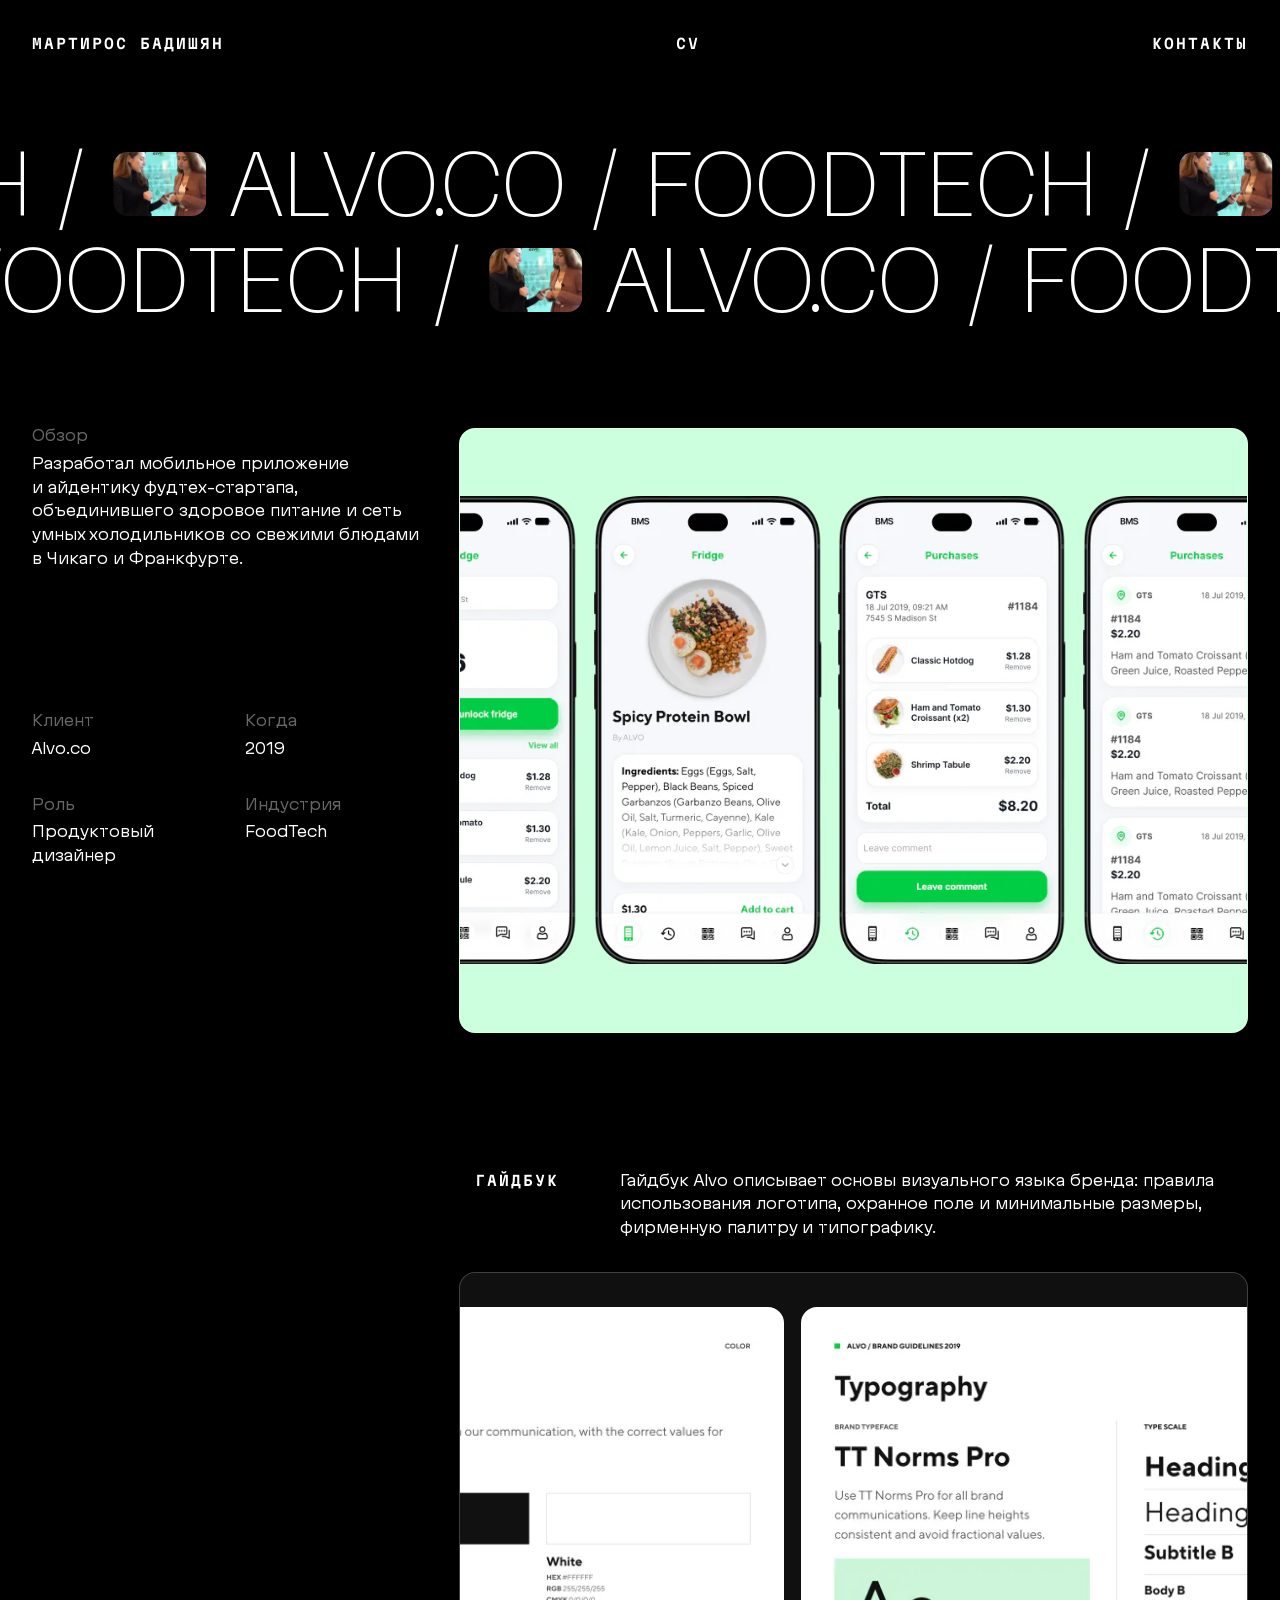
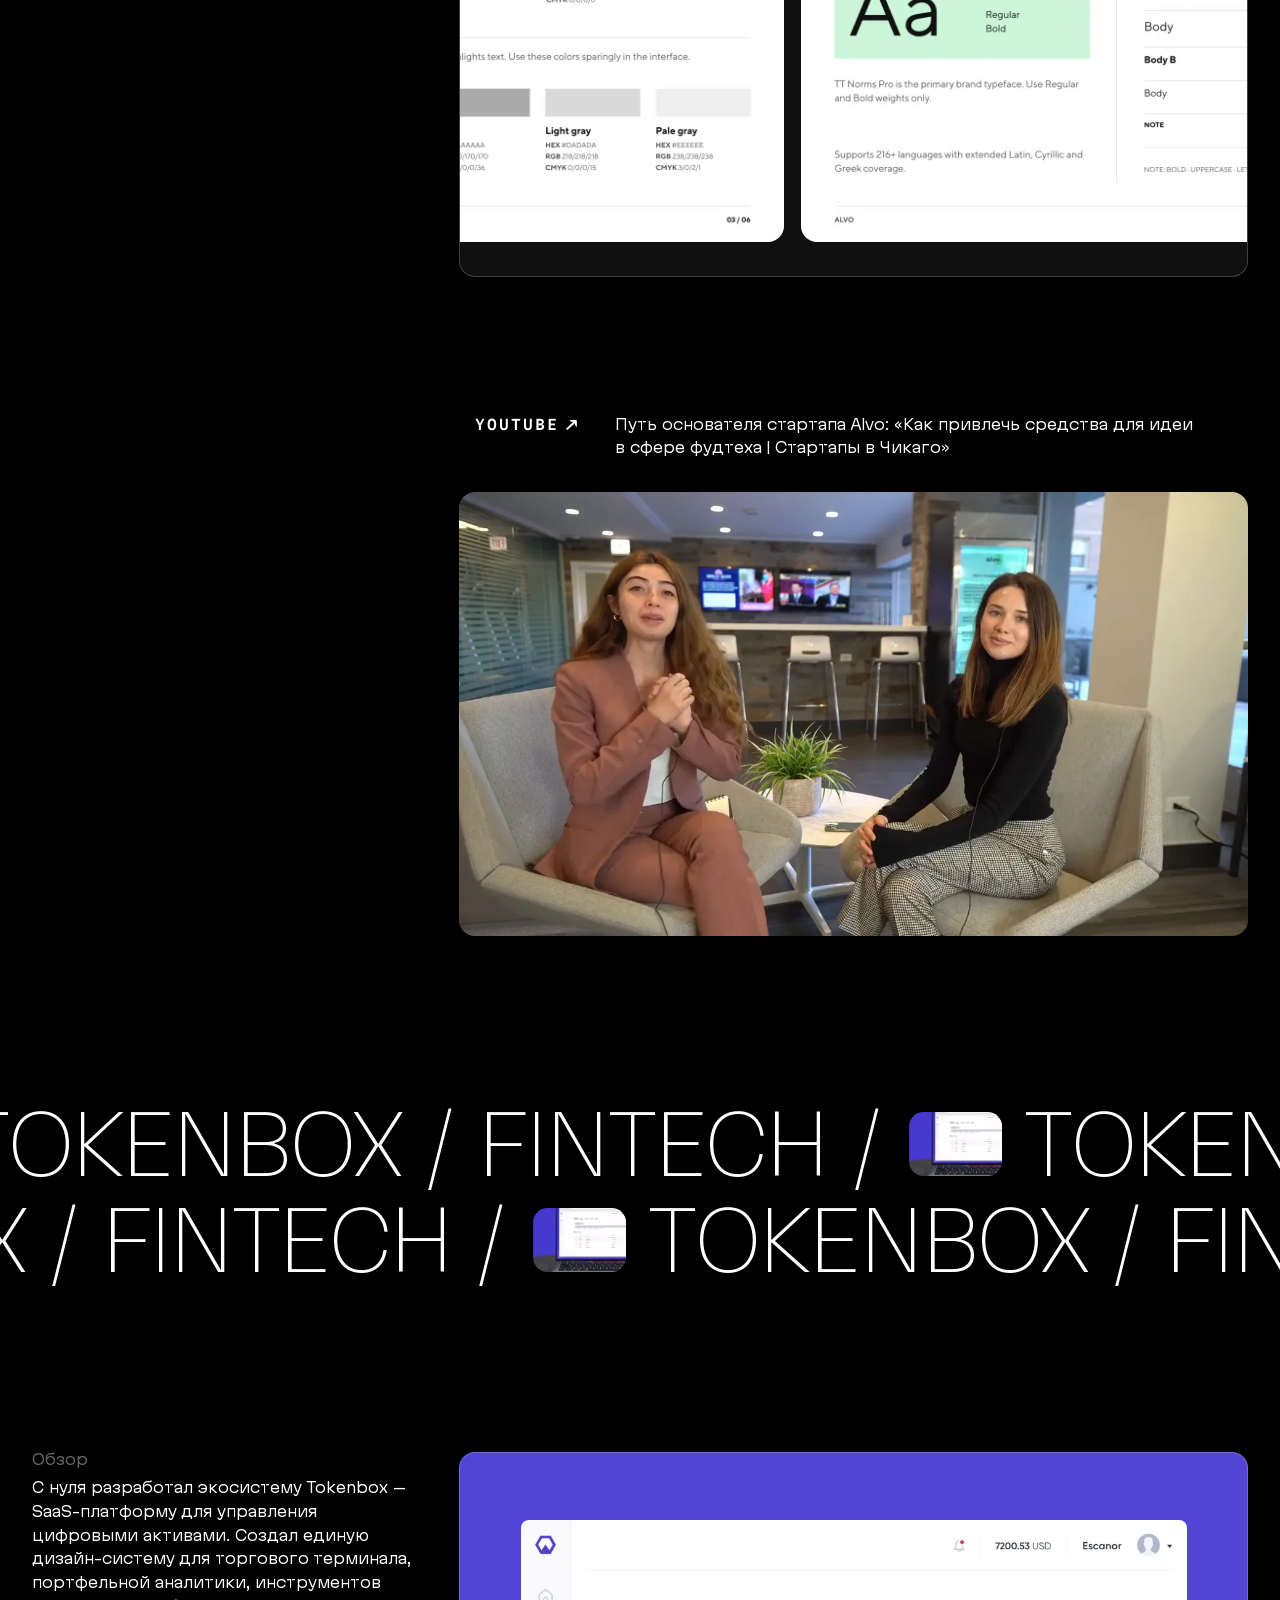
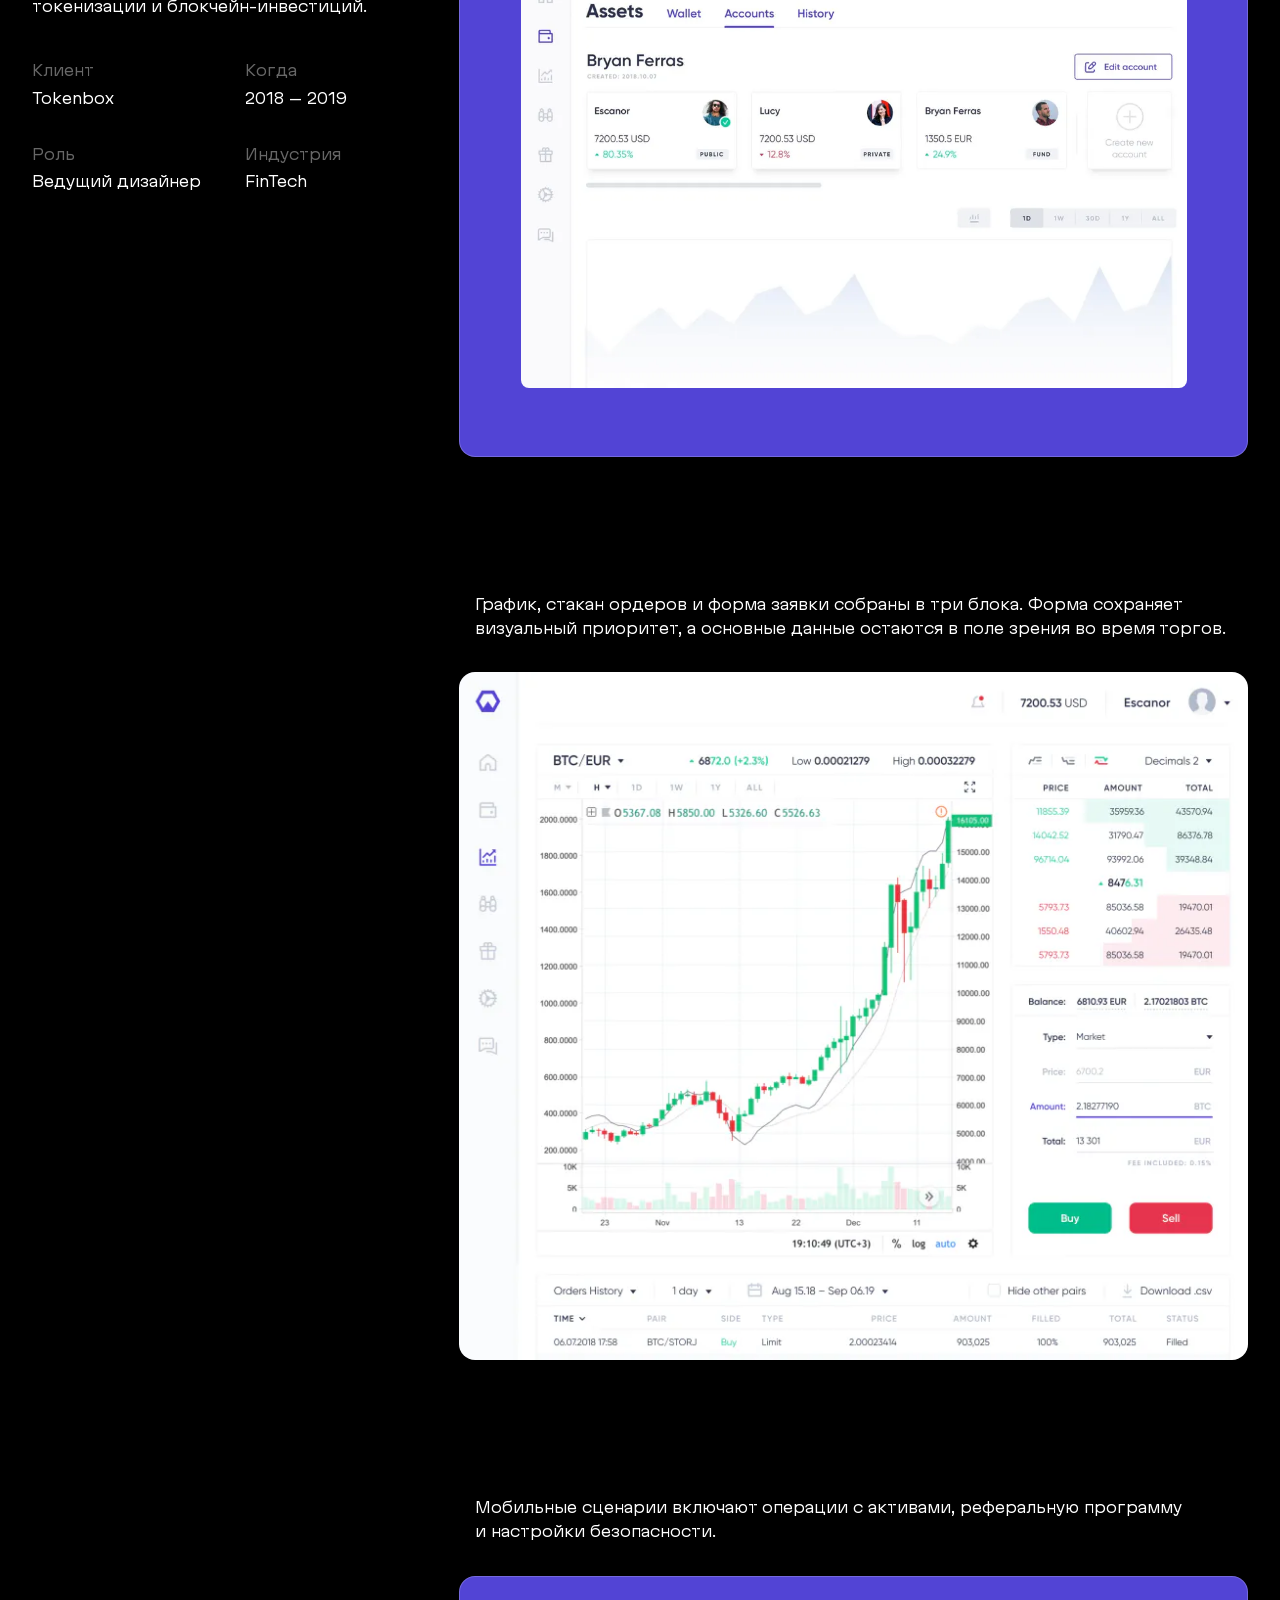
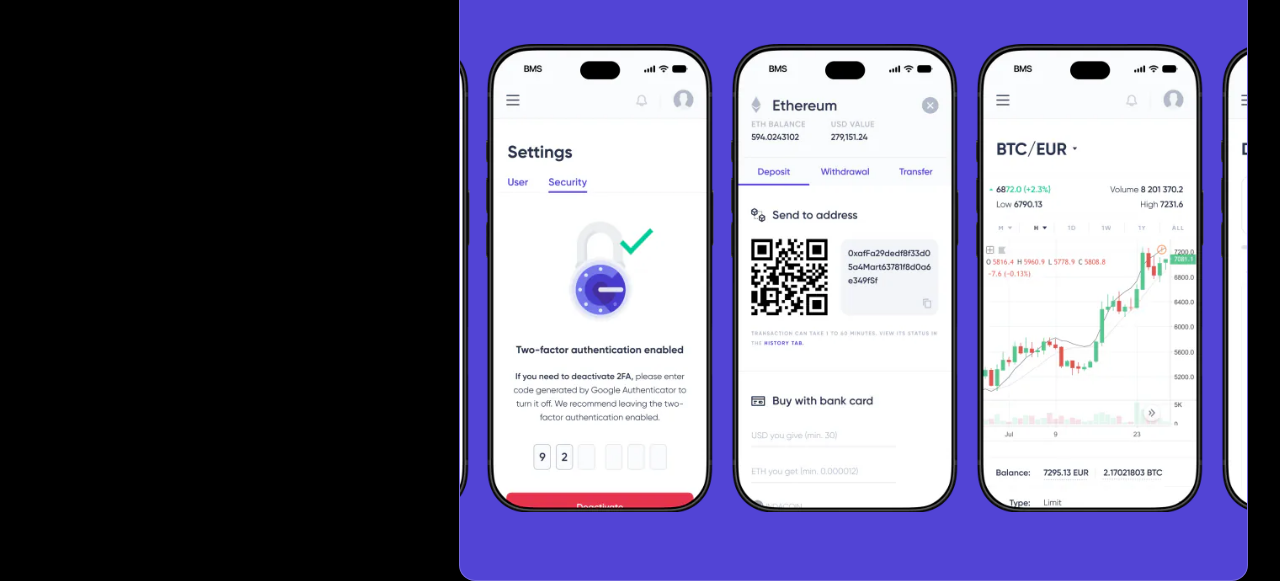
<file: alvo.html>
<!DOCTYPE html><!--e9ZHUicWxz8yHm6qm8V3A--><html lang="ru" class="__variable_58f898"><head><meta charSet="utf-8"/><meta name="viewport" content="width=device-width, initial-scale=1"/><link rel="preload" href="/_next/static/media/d74b776de7ffedde-s.p.woff2" as="font" crossorigin="" type="font/woff2"/><link rel="stylesheet" href="/_next/static/css/91978d6b36ca3895.css" data-precedence="next"/><link rel="preload" as="script" fetchPriority="low" href="/_next/static/chunks/webpack-d15b27e1f25c1fc1.js"/><script src="/_next/static/chunks/4bd1b696-c023c6e3521b1417.js" async=""></script><script src="/_next/static/chunks/255-2005b055456c798b.js" async=""></script><script src="/_next/static/chunks/main-app-1b4500b93111eabf.js" async=""></script><script src="/_next/static/chunks/176-dbfe7d379a5d476e.js" async=""></script><script src="/_next/static/chunks/612-16c9ca7b276e64dc.js" async=""></script><script src="/_next/static/chunks/877-e512a332c5369705.js" async=""></script><script src="/_next/static/chunks/app/(ru)/%5Bslug%5D/page-7fcc6cb0d0520a25.js" async=""></script><meta name="next-size-adjust" content=""/><meta name="theme-color" content="#000000"/><meta name="color-scheme" content="dark"/><title>Alvo.co — Мартирос Бадишян</title><meta name="description" content="Разработал мобильное приложение и айдентику фудтех-стартапа, объединившего здоровое питание и сеть умных холодильников со свежими блюдами в Чикаго и Франкфурте."/><link rel="canonical" href="https://badishyan.com/alvo"/><link rel="alternate" hrefLang="ru" href="https://badishyan.com/alvo"/><link rel="alternate" hrefLang="en" href="https://badishyan.com/en/alvo"/><meta property="og:title" content="Alvo.co — Мартирос Бадишян"/><meta property="og:description" content="Разработал мобильное приложение и айдентику фудтех-стартапа, объединившего здоровое питание и сеть умных холодильников со свежими блюдами в Чикаго и Франкфурте."/><meta property="og:url" content="https://badishyan.com/alvo"/><meta property="og:site_name" content="Мартирос Бадишян"/><meta property="og:locale" content="ru_RU"/><meta property="og:image" content="https://badishyan.com/og.png"/><meta property="og:image:width" content="1200"/><meta property="og:image:height" content="630"/><meta property="og:locale:alternate" content="en_US"/><meta property="og:type" content="website"/><meta name="twitter:card" content="summary_large_image"/><meta name="twitter:title" content="Alvo.co — Мартирос Бадишян"/><meta name="twitter:description" content="Разработал мобильное приложение и айдентику фудтех-стартапа, объединившего здоровое питание и сеть умных холодильников со свежими блюдами в Чикаго и Франкфурте."/><meta name="twitter:image" content="https://badishyan.com/og.png"/><link rel="icon" href="/favicon.ico" type="image/x-icon" sizes="16x16"/><link rel="icon" href="/icon.svg?dc76ed37b3e27393" type="image/svg+xml" sizes="any"/><link rel="apple-touch-icon" href="/apple-icon.png?2944dd69cf27ddbf" type="image/png" sizes="180x180"/><script src="/_next/static/chunks/polyfills-42372ed130431b0a.js" noModule=""></script></head><body><div hidden=""><!--$--><!--/$--></div><script type="application/ld+json">{"@context":"https://schema.org","@graph":[{"@type":"Person","@id":"https://badishyan.com/#person","name":"Мартирос Бадишян","alternateName":"Martiros Badishyan","jobTitle":"Дизайн-директор","description":"Более 15 лет в digital-дизайне, брендинге и рекламе. Руковожу командами и сам делаю интерфейсы, дизайн-системы и айдентику.","url":"https://badishyan.com/","image":"https://badishyan.com/og.png","email":"mailto:badishyan@gmail.com","sameAs":["https://t.me/Badishyan","https://www.instagram.com/b.martiros/"],"address":{"@type":"PostalAddress","addressLocality":"Москва","addressCountry":"RU"},"knowsAbout":["Digital design","Branding","UX/UI","Design systems","Art direction"]},{"@type":"CreativeWork","name":"Alvo.co","description":"Разработал мобильное приложение и айдентику фудтех-стартапа, объединившего здоровое питание и сеть умных холодильников со свежими блюдами в Чикаго и Франкфурте.","url":"https://badishyan.com/alvo","inLanguage":"ru","image":"https://badishyan.com/projects/alvo.webp","genre":"FoodTech","temporalCoverage":"2019","creator":{"@id":"https://badishyan.com/#person"}}]}</script><header class="fixed inset-x-0 top-0 z-50 flex h-[5.5rem] items-center px-4 md:px-8"><div aria-hidden="true" class="pointer-events-none absolute inset-x-0 top-0 -z-10 h-[7.5rem]"><div class="absolute inset-0" style="backdrop-filter:blur(0.5px);-webkit-backdrop-filter:blur(0.5px);mask-image:linear-gradient(to top, transparent 0%, #000 20%, #000 40%, transparent 60%);-webkit-mask-image:linear-gradient(to top, transparent 0%, #000 20%, #000 40%, transparent 60%)"></div><div class="absolute inset-0" style="backdrop-filter:blur(1px);-webkit-backdrop-filter:blur(1px);mask-image:linear-gradient(to top, transparent 20%, #000 40%, #000 60%, transparent 80%);-webkit-mask-image:linear-gradient(to top, transparent 20%, #000 40%, #000 60%, transparent 80%)"></div><div class="absolute inset-0" style="backdrop-filter:blur(2px);-webkit-backdrop-filter:blur(2px);mask-image:linear-gradient(to top, transparent 40%, #000 60%, #000 80%, transparent 100%);-webkit-mask-image:linear-gradient(to top, transparent 40%, #000 60%, #000 80%, transparent 100%)"></div><div class="absolute inset-0" style="backdrop-filter:blur(4px);-webkit-backdrop-filter:blur(4px);mask-image:linear-gradient(to top, transparent 60%, #000 80%, #000 100%, transparent 120%);-webkit-mask-image:linear-gradient(to top, transparent 60%, #000 80%, #000 100%, transparent 120%)"></div><div class="absolute inset-0" style="backdrop-filter:blur(8px);-webkit-backdrop-filter:blur(8px);mask-image:linear-gradient(to top, transparent 80%, #000 100%);-webkit-mask-image:linear-gradient(to top, transparent 80%, #000 100%)"></div><div class="absolute inset-0 bg-[linear-gradient(to_bottom,rgb(0_0_0/0.8),rgb(0_0_0/0.4)_45%,transparent)]"></div></div><nav class="site-nav label-caps flex flex-1 items-center justify-between leading-[1.7]" aria-label="Основная навигация"><a aria-label="М.Б. Мартирос Бадишян" href="/"><span class="md:hidden"><span aria-hidden="true" class="whitespace-pre">М.Б.</span></span><span class="hidden md:block"><span aria-hidden="true" class="whitespace-pre">Мартирос Бадишян</span></span></a><a href="/martiros-badishyan-cv.pdf" target="_blank" rel="noopener noreferrer" aria-label="CV"><span aria-hidden="true" class="whitespace-pre">CV</span></a><button type="button" aria-expanded="false" aria-label="Контакты" class="cursor-pointer uppercase"><span aria-hidden="true" class="whitespace-pre">Контакты</span></button></nav></header><main><div aria-hidden="true" class="divider overflow-hidden divider--intro pt-[7rem] pb-16 lg:pt-[8.5rem] lg:pb-24"><div class="text-[min(3rem,calc((100vw-1.5rem)/8.6))] font-[100] uppercase leading-[1.2] whitespace-pre [font-stretch:100%] md:text-[5rem]"><div class="divider-enter divider-row--left-enter"><div class="divider-drift divider-row--left-drift" style="--reps:8"><p class="divider-row divider-row--left"> / <span class="divider-pill"><video src="/projects/alvo-pill.mp4" poster="/projects/alvo-pill.webp" muted="" loop="" playsInline="" preload="none" disablePictureInPicture="" disableRemotePlayback="" aria-hidden="true" tabindex="-1" class="size-full object-cover"></video></span> Alvo.co<!-- --> / FoodTech<!-- --> / <span class="divider-pill"><video src="/projects/alvo-pill.mp4" poster="/projects/alvo-pill.webp" muted="" loop="" playsInline="" preload="none" disablePictureInPicture="" disableRemotePlayback="" aria-hidden="true" tabindex="-1" class="size-full object-cover"></video></span> Alvo.co<!-- --> / FoodTech<!-- --> / <span class="divider-pill"><video src="/projects/alvo-pill.mp4" poster="/projects/alvo-pill.webp" muted="" loop="" playsInline="" preload="none" disablePictureInPicture="" disableRemotePlayback="" aria-hidden="true" tabindex="-1" class="size-full object-cover"></video></span> Alvo.co<!-- --> / FoodTech<!-- --> / <span class="divider-pill"><video src="/projects/alvo-pill.mp4" poster="/projects/alvo-pill.webp" muted="" loop="" playsInline="" preload="none" disablePictureInPicture="" disableRemotePlayback="" aria-hidden="true" tabindex="-1" class="size-full object-cover"></video></span> Alvo.co<!-- --> / FoodTech<!-- --> / <span class="divider-pill"><video src="/projects/alvo-pill.mp4" poster="/projects/alvo-pill.webp" muted="" loop="" playsInline="" preload="none" disablePictureInPicture="" disableRemotePlayback="" aria-hidden="true" tabindex="-1" class="size-full object-cover"></video></span> Alvo.co<!-- --> / FoodTech<!-- --> / <span class="divider-pill"><video src="/projects/alvo-pill.mp4" poster="/projects/alvo-pill.webp" muted="" loop="" playsInline="" preload="none" disablePictureInPicture="" disableRemotePlayback="" aria-hidden="true" tabindex="-1" class="size-full object-cover"></video></span> Alvo.co<!-- --> / FoodTech<!-- --> / <span class="divider-pill"><video src="/projects/alvo-pill.mp4" poster="/projects/alvo-pill.webp" muted="" loop="" playsInline="" preload="none" disablePictureInPicture="" disableRemotePlayback="" aria-hidden="true" tabindex="-1" class="size-full object-cover"></video></span> Alvo.co<!-- --> / FoodTech<!-- --> / <span class="divider-pill"><video src="/projects/alvo-pill.mp4" poster="/projects/alvo-pill.webp" muted="" loop="" playsInline="" preload="none" disablePictureInPicture="" disableRemotePlayback="" aria-hidden="true" tabindex="-1" class="size-full object-cover"></video></span> Alvo.co<!-- --> / FoodTech</p></div></div><div class="divider-enter divider-row--right-enter"><div class="divider-drift divider-row--right-drift" style="--reps:8"><p class="divider-row divider-row--right"> / <span class="divider-pill"><video src="/projects/alvo-pill.mp4" poster="/projects/alvo-pill.webp" muted="" loop="" playsInline="" preload="none" disablePictureInPicture="" disableRemotePlayback="" aria-hidden="true" tabindex="-1" class="size-full object-cover"></video></span> Alvo.co<!-- --> / FoodTech<!-- --> / <span class="divider-pill"><video src="/projects/alvo-pill.mp4" poster="/projects/alvo-pill.webp" muted="" loop="" playsInline="" preload="none" disablePictureInPicture="" disableRemotePlayback="" aria-hidden="true" tabindex="-1" class="size-full object-cover"></video></span> Alvo.co<!-- --> / FoodTech<!-- --> / <span class="divider-pill"><video src="/projects/alvo-pill.mp4" poster="/projects/alvo-pill.webp" muted="" loop="" playsInline="" preload="none" disablePictureInPicture="" disableRemotePlayback="" aria-hidden="true" tabindex="-1" class="size-full object-cover"></video></span> Alvo.co<!-- --> / FoodTech<!-- --> / <span class="divider-pill"><video src="/projects/alvo-pill.mp4" poster="/projects/alvo-pill.webp" muted="" loop="" playsInline="" preload="none" disablePictureInPicture="" disableRemotePlayback="" aria-hidden="true" tabindex="-1" class="size-full object-cover"></video></span> Alvo.co<!-- --> / FoodTech<!-- --> / <span class="divider-pill"><video src="/projects/alvo-pill.mp4" poster="/projects/alvo-pill.webp" muted="" loop="" playsInline="" preload="none" disablePictureInPicture="" disableRemotePlayback="" aria-hidden="true" tabindex="-1" class="size-full object-cover"></video></span> Alvo.co<!-- --> / FoodTech<!-- --> / <span class="divider-pill"><video src="/projects/alvo-pill.mp4" poster="/projects/alvo-pill.webp" muted="" loop="" playsInline="" preload="none" disablePictureInPicture="" disableRemotePlayback="" aria-hidden="true" tabindex="-1" class="size-full object-cover"></video></span> Alvo.co<!-- --> / FoodTech<!-- --> / <span class="divider-pill"><video src="/projects/alvo-pill.mp4" poster="/projects/alvo-pill.webp" muted="" loop="" playsInline="" preload="none" disablePictureInPicture="" disableRemotePlayback="" aria-hidden="true" tabindex="-1" class="size-full object-cover"></video></span> Alvo.co<!-- --> / FoodTech<!-- --> / <span class="divider-pill"><video src="/projects/alvo-pill.mp4" poster="/projects/alvo-pill.webp" muted="" loop="" playsInline="" preload="none" disablePictureInPicture="" disableRemotePlayback="" aria-hidden="true" tabindex="-1" class="size-full object-cover"></video></span> Alvo.co<!-- --> / FoodTech</p></div></div></div></div><section data-case="alvo" aria-label="Alvo.co" class="grid gap-x-8 gap-y-24 px-3 md:px-8 lg:grid-cols-[minmax(0,1fr)_minmax(0,2fr)] case-enter"><h1 class="sr-only">Alvo.co</h1><aside class="flex flex-col gap-10 text-[0.875rem] leading-[1.7] lg:sticky lg:top-[15.25rem] lg:h-[calc(100svh-17.25rem)] lg:min-h-[22.5rem] lg:justify-between"><div class="flex flex-col gap-1"><p class="text-muted">Обзор</p><p class="max-w-[30rem]">Разработал мобильное приложение и айдентику фудтех‑стартапа, объединившего здоровое питание и сеть умных холодильников со свежими блюдами в Чикаго и Франкфурте.</p></div><div class="flex flex-1 flex-col justify-end"><dl class="grid grid-cols-2 gap-x-8 gap-y-6 lg:sticky lg:bottom-8 lg:gap-y-8"><div class="flex flex-col gap-1"><dt class="text-muted">Клиент</dt><dd>Alvo.co</dd></div><div class="flex flex-col gap-1"><dt class="text-muted">Когда</dt><dd>2019</dd></div><div class="flex flex-col gap-1"><dt class="text-muted">Роль</dt><dd>Продуктовый дизайнер</dd></div><div class="flex flex-col gap-1"><dt class="text-muted">Индустрия</dt><dd>FoodTech</dd></div></dl></div></aside><div class="flex flex-col gap-20 md:gap-[7.5rem] lg:pt-1"><div class="flex flex-col gap-4"><div class="scroll-reveal"><div class="@container w-full"><div class="relative aspect-[752/576] w-full overflow-hidden rounded-2xl border border-line max-md:aspect-auto max-md:h-[calc(var(--mh)+2*var(--mp))]" style="background:#cfd;--mh:min(119.11219512195122cqw, 26.21rem);--mp:4cqw"><div class="media-strip absolute inset-0 flex overflow-x-auto overflow-y-hidden py-[var(--dp)] px-[var(--dg)] gap-[var(--dg)] max-md:py-[var(--mp)] max-md:px-[var(--mg)] max-md:gap-[var(--mg)] [&amp;&gt;:first-child]:ml-auto [&amp;&gt;:last-child]:mr-auto " style="--dp:8.51063829787234cqw;--dg:calc(16 / 752 * 100cqw);--mg:3cqw"><img data-first="" style="aspect-ratio:820 / 1684" src="/cases/alvo/app-1-820.webp" srcSet="/cases/alvo/app-1-820.webp 820w, /cases/alvo/app-1-504.webp 504w, /cases/alvo/app-1-271.webp 271w" sizes="(max-width: 767.98px) calc((100vw - 24px) * 0.580), (min-width: 1024px) calc((100vw - 96px) * 0.667 * 0.290), (min-width: 768px) calc((100vw - 64px) * 0.290), calc((100vw - 24px) * 0.290)" width="820" height="1684" alt="Экран мобильного приложения Alvo (1 из 4)" loading="lazy" draggable="false" class="strip-shot h-full w-auto max-w-none shrink-0 select-none object-cover "/><img style="aspect-ratio:820 / 1684" src="/cases/alvo/app-2-820.webp" srcSet="/cases/alvo/app-2-820.webp 820w, /cases/alvo/app-2-504.webp 504w, /cases/alvo/app-2-271.webp 271w" sizes="(max-width: 767.98px) calc((100vw - 24px) * 0.580), (min-width: 1024px) calc((100vw - 96px) * 0.667 * 0.290), (min-width: 768px) calc((100vw - 64px) * 0.290), calc((100vw - 24px) * 0.290)" width="820" height="1684" alt="Экран мобильного приложения Alvo (2 из 4)" loading="lazy" draggable="false" class="strip-shot h-full w-auto max-w-none shrink-0 select-none object-cover "/><img style="aspect-ratio:820 / 1684" src="/cases/alvo/app-3-820.webp" srcSet="/cases/alvo/app-3-820.webp 820w, /cases/alvo/app-3-504.webp 504w, /cases/alvo/app-3-271.webp 271w" sizes="(max-width: 767.98px) calc((100vw - 24px) * 0.580), (min-width: 1024px) calc((100vw - 96px) * 0.667 * 0.290), (min-width: 768px) calc((100vw - 64px) * 0.290), calc((100vw - 24px) * 0.290)" width="820" height="1684" alt="Экран мобильного приложения Alvo (3 из 4)" loading="lazy" draggable="false" class="strip-shot h-full w-auto max-w-none shrink-0 select-none object-cover "/><img style="aspect-ratio:820 / 1684" src="/cases/alvo/app-4-820.webp" srcSet="/cases/alvo/app-4-820.webp 820w, /cases/alvo/app-4-504.webp 504w, /cases/alvo/app-4-271.webp 271w" sizes="(max-width: 767.98px) calc((100vw - 24px) * 0.580), (min-width: 1024px) calc((100vw - 96px) * 0.667 * 0.290), (min-width: 768px) calc((100vw - 64px) * 0.290), calc((100vw - 24px) * 0.290)" width="820" height="1684" alt="Экран мобильного приложения Alvo (4 из 4)" loading="lazy" draggable="false" class="strip-shot h-full w-auto max-w-none shrink-0 select-none object-cover "/></div></div></div></div></div><div class="flex flex-col gap-4"><div class="scroll-reveal flex flex-wrap items-start gap-x-8 gap-y-3 py-4 lg:px-4"><h2 class="label-caps w-[8.8125rem] max-w-[7.0625rem] leading-[1.7]">Гайдбук</h2><p class="min-w-[min(20rem,100%)] flex-1 text-[0.875rem] leading-[1.7]">Гайдбук Alvo описывает основы визуального языка бренда: правила использования логотипа, охранное поле и минимальные размеры, фирменную палитру и типографику.</p></div><div class="scroll-reveal"><div class="@container w-full"><div class="relative aspect-[752/576] w-full overflow-hidden rounded-2xl border border-line max-md:aspect-auto max-md:h-[calc(var(--mh)+2*var(--mp))]" style="background:#101010;--mh:min(64.49031095087878cqw, 29.96rem);--mp:4cqw"><div class="media-strip absolute inset-0 flex overflow-x-auto overflow-y-hidden py-[var(--dp)] px-[var(--dg)] gap-[var(--dg)] max-md:py-[var(--mp)] max-md:px-[var(--mg)] max-md:gap-[var(--mg)] [&amp;&gt;:first-child]:ml-auto [&amp;&gt;:last-child]:mr-auto " style="--dp:4.25531914893617cqw;--dg:calc(16 / 752 * 100cqw);--mg:3cqw"><img data-first="" style="aspect-ratio:2219 / 1664" src="/cases/alvo/guidebook-1-2219.webp" srcSet="/cases/alvo/guidebook-1-2219.webp 2219w, /cases/alvo/guidebook-1-1365.webp 1365w, /cases/alvo/guidebook-1-732.webp 732w" sizes="(max-width: 767.98px) calc((100vw - 24px) * 0.860), (min-width: 1024px) calc((100vw - 96px) * 0.667 * 0.908), (min-width: 768px) calc((100vw - 64px) * 0.908), calc((100vw - 24px) * 0.908)" width="2219" height="1664" alt="Разворот гайдбука Alvo (1 из 5)" loading="lazy" draggable="false" class="strip-shot h-full w-auto max-w-none shrink-0 select-none object-cover rounded-2xl"/><img style="aspect-ratio:2219 / 1664" src="/cases/alvo/guidebook-2-2219.webp" srcSet="/cases/alvo/guidebook-2-2219.webp 2219w, /cases/alvo/guidebook-2-1365.webp 1365w, /cases/alvo/guidebook-2-732.webp 732w" sizes="(max-width: 767.98px) calc((100vw - 24px) * 0.860), (min-width: 1024px) calc((100vw - 96px) * 0.667 * 0.908), (min-width: 768px) calc((100vw - 64px) * 0.908), calc((100vw - 24px) * 0.908)" width="2219" height="1664" alt="Разворот гайдбука Alvo (2 из 5)" loading="lazy" draggable="false" class="strip-shot h-full w-auto max-w-none shrink-0 select-none object-cover rounded-2xl"/><img style="aspect-ratio:2219 / 1664" src="/cases/alvo/guidebook-3-2219.webp" srcSet="/cases/alvo/guidebook-3-2219.webp 2219w, /cases/alvo/guidebook-3-1365.webp 1365w, /cases/alvo/guidebook-3-732.webp 732w" sizes="(max-width: 767.98px) calc((100vw - 24px) * 0.860), (min-width: 1024px) calc((100vw - 96px) * 0.667 * 0.908), (min-width: 768px) calc((100vw - 64px) * 0.908), calc((100vw - 24px) * 0.908)" width="2219" height="1664" alt="Разворот гайдбука Alvo (3 из 5)" loading="lazy" draggable="false" class="strip-shot h-full w-auto max-w-none shrink-0 select-none object-cover rounded-2xl"/><img style="aspect-ratio:2219 / 1664" src="/cases/alvo/guidebook-4-2219.webp" srcSet="/cases/alvo/guidebook-4-2219.webp 2219w, /cases/alvo/guidebook-4-1365.webp 1365w, /cases/alvo/guidebook-4-732.webp 732w" sizes="(max-width: 767.98px) calc((100vw - 24px) * 0.860), (min-width: 1024px) calc((100vw - 96px) * 0.667 * 0.908), (min-width: 768px) calc((100vw - 64px) * 0.908), calc((100vw - 24px) * 0.908)" width="2219" height="1664" alt="Разворот гайдбука Alvo (4 из 5)" loading="lazy" draggable="false" class="strip-shot h-full w-auto max-w-none shrink-0 select-none object-cover rounded-2xl"/><img style="aspect-ratio:2219 / 1664" src="/cases/alvo/guidebook-5-2219.webp" srcSet="/cases/alvo/guidebook-5-2219.webp 2219w, /cases/alvo/guidebook-5-1365.webp 1365w, /cases/alvo/guidebook-5-732.webp 732w" sizes="(max-width: 767.98px) calc((100vw - 24px) * 0.860), (min-width: 1024px) calc((100vw - 96px) * 0.667 * 0.908), (min-width: 768px) calc((100vw - 64px) * 0.908), calc((100vw - 24px) * 0.908)" width="2219" height="1664" alt="Разворот гайдбука Alvo (5 из 5)" loading="lazy" draggable="false" class="strip-shot h-full w-auto max-w-none shrink-0 select-none object-cover rounded-2xl"/></div></div></div></div></div><div class="flex flex-col gap-4"><div class="scroll-reveal flex flex-wrap items-start gap-x-8 gap-y-3 py-4 lg:px-4"><h2 class="label-caps leading-[1.7]"><a href="https://youtu.be/Z9TYVGvb8lg" target="_blank" rel="noopener noreferrer" class="group inline-flex items-start"><span>YouTube</span><svg aria-hidden="true" width="24" height="24" viewBox="0 0 24 24" fill="currentColor" class="size-6 shrink-0"><path d="M17.8648 13.915L15.8848 12.0971L15.9319 7.72533L17.0869 8.7858L12.3255 8.82908L10.3455 7.01113L16.9337 7.00031L17.8766 7.866L17.8648 13.915ZM8.41264 17.0532L7.00003 15.6479L16.0026 7.35741L17.4876 8.72087L8.41264 17.0532Z"></path></svg></a></h2><p class="min-w-[min(20rem,100%)] flex-1 text-[0.875rem] leading-[1.7]">Путь основателя стартапа Alvo: «Как привлечь средства для идеи в сфере фудтеха | Стартапы в Чикаго»</p></div><div class="scroll-reveal"><div class="relative w-full overflow-hidden rounded-2xl" style="aspect-ratio:1280 / 720"><video src="/cases/alvo/yt.mp4" poster="/cases/alvo/yt-poster.webp" muted="" loop="" playsInline="" preload="metadata" disablePictureInPicture="" disableRemotePlayback="" aria-hidden="true" tabindex="-1" class="absolute inset-0 size-full object-cover"></video></div></div></div></div></section><div class="h-px"></div></main><!--$--><!--/$--><script src="/_next/static/chunks/webpack-d15b27e1f25c1fc1.js" id="_R_" async=""></script><script>(self.__next_f=self.__next_f||[]).push([0])</script><script>self.__next_f.push([1,"1:\"$Sreact.fragment\"\n2:I[9766,[],\"\"]\n3:I[8924,[],\"\"]\n4:I[2042,[\"176\",\"static/chunks/176-dbfe7d379a5d476e.js\",\"612\",\"static/chunks/612-16c9ca7b276e64dc.js\",\"877\",\"static/chunks/877-e512a332c5369705.js\",\"461\",\"static/chunks/app/(ru)/%5Bslug%5D/page-7fcc6cb0d0520a25.js\"],\"Signature\"]\n5:I[741,[\"176\",\"static/chunks/176-dbfe7d379a5d476e.js\",\"612\",\"static/chunks/612-16c9ca7b276e64dc.js\",\"877\",\"static/chunks/877-e512a332c5369705.js\",\"461\",\"static/chunks/app/(ru)/%5Bslug%5D/page-7fcc6cb0d0520a25.js\"],\"ScrollFallback\"]\n7:I[4431,[],\"OutletBoundary\"]\n9:I[5278,[],\"AsyncMetadataOutlet\"]\nb:I[4431,[],\"ViewportBoundary\"]\nd:I[4431,[],\"MetadataBoundary\"]\ne:\"$Sreact.suspense\"\n10:I[7150,[],\"\"]\n:HL[\"/_next/static/media/d74b776de7ffedde-s.p.woff2\",\"font\",{\"crossOrigin\":\"\",\"type\":\"font/woff2\"}]\n:HL[\"/_next/static/css/91978d6b36ca3895.css\",\"style\"]\n"])</script><script>self.__next_f.push([1,"0:{\"P\":null,\"b\":\"e9ZHUicWxz8yHm6qm8V3A\",\"p\":\"\",\"c\":[\"\",\"alvo\"],\"i\":false,\"f\":[[[\"\",{\"children\":[\"(ru)\",{\"children\":[[\"slug\",\"alvo\",\"d\"],{\"children\":[\"__PAGE__\",{}]}]},\"$undefined\",\"$undefined\",true]}],[\"\",[\"$\",\"$1\",\"c\",{\"children\":[null,[\"$\",\"$L2\",null,{\"parallelRouterKey\":\"children\",\"error\":\"$undefined\",\"errorStyles\":\"$undefined\",\"errorScripts\":\"$undefined\",\"template\":[\"$\",\"$L3\",null,{}],\"templateStyles\":\"$undefined\",\"templateScripts\":\"$undefined\",\"notFound\":[[[\"$\",\"title\",null,{\"children\":\"404: This page could not be found.\"}],[\"$\",\"div\",null,{\"style\":{\"fontFamily\":\"system-ui,\\\"Segoe UI\\\",Roboto,Helvetica,Arial,sans-serif,\\\"Apple Color Emoji\\\",\\\"Segoe UI Emoji\\\"\",\"height\":\"100vh\",\"textAlign\":\"center\",\"display\":\"flex\",\"flexDirection\":\"column\",\"alignItems\":\"center\",\"justifyContent\":\"center\"},\"children\":[\"$\",\"div\",null,{\"children\":[[\"$\",\"style\",null,{\"dangerouslySetInnerHTML\":{\"__html\":\"body{color:#000;background:#fff;margin:0}.next-error-h1{border-right:1px solid rgba(0,0,0,.3)}@media (prefers-color-scheme:dark){body{color:#fff;background:#000}.next-error-h1{border-right:1px solid rgba(255,255,255,.3)}}\"}}],[\"$\",\"h1\",null,{\"className\":\"next-error-h1\",\"style\":{\"display\":\"inline-block\",\"margin\":\"0 20px 0 0\",\"padding\":\"0 23px 0 0\",\"fontSize\":24,\"fontWeight\":500,\"verticalAlign\":\"top\",\"lineHeight\":\"49px\"},\"children\":404}],[\"$\",\"div\",null,{\"style\":{\"display\":\"inline-block\"},\"children\":[\"$\",\"h2\",null,{\"style\":{\"fontSize\":14,\"fontWeight\":400,\"lineHeight\":\"49px\",\"margin\":0},\"children\":\"This page could not be found.\"}]}]]}]}]],[]],\"forbidden\":\"$undefined\",\"unauthorized\":\"$undefined\"}]]}],{\"children\":[\"(ru)\",[\"$\",\"$1\",\"c\",{\"children\":[[[\"$\",\"link\",\"0\",{\"rel\":\"stylesheet\",\"href\":\"/_next/static/css/91978d6b36ca3895.css\",\"precedence\":\"next\",\"crossOrigin\":\"$undefined\",\"nonce\":\"$undefined\"}]],[\"$\",\"html\",null,{\"lang\":\"ru\",\"className\":\"__variable_58f898\",\"children\":[\"$\",\"body\",null,{\"children\":[[\"$\",\"$L2\",null,{\"parallelRouterKey\":\"children\",\"error\":\"$undefined\",\"errorStyles\":\"$undefined\",\"errorScripts\":\"$undefined\",\"template\":[\"$\",\"$L3\",null,{}],\"templateStyles\":\"$undefined\",\"templateScripts\":\"$undefined\",\"notFound\":[[[\"$\",\"title\",null,{\"children\":\"404: This page could not be found.\"}],[\"$\",\"div\",null,{\"style\":\"$0:f:0:1:1:props:children:1:props:notFound:0:1:props:style\",\"children\":[\"$\",\"div\",null,{\"children\":[[\"$\",\"style\",null,{\"dangerouslySetInnerHTML\":{\"__html\":\"body{color:#000;background:#fff;margin:0}.next-error-h1{border-right:1px solid rgba(0,0,0,.3)}@media (prefers-color-scheme:dark){body{color:#fff;background:#000}.next-error-h1{border-right:1px solid rgba(255,255,255,.3)}}\"}}],[\"$\",\"h1\",null,{\"className\":\"next-error-h1\",\"style\":\"$0:f:0:1:1:props:children:1:props:notFound:0:1:props:children:props:children:1:props:style\",\"children\":404}],[\"$\",\"div\",null,{\"style\":\"$0:f:0:1:1:props:children:1:props:notFound:0:1:props:children:props:children:2:props:style\",\"children\":[\"$\",\"h2\",null,{\"style\":\"$0:f:0:1:1:props:children:1:props:notFound:0:1:props:children:props:children:2:props:children:props:style\",\"children\":\"This page could not be found.\"}]}]]}]}]],[]],\"forbidden\":\"$undefined\",\"unauthorized\":\"$undefined\"}],[\"$\",\"$L4\",null,{\"locale\":\"ru\"}],[\"$\",\"$L5\",null,{}]]}]}]]}],{\"children\":[[\"slug\",\"alvo\",\"d\"],[\"$\",\"$1\",\"c\",{\"children\":[null,[\"$\",\"$L2\",null,{\"parallelRouterKey\":\"children\",\"error\":\"$undefined\",\"errorStyles\":\"$undefined\",\"errorScripts\":\"$undefined\",\"template\":[\"$\",\"$L3\",null,{}],\"templateStyles\":\"$undefined\",\"templateScripts\":\"$undefined\",\"notFound\":\"$undefined\",\"forbidden\":\"$undefined\",\"unauthorized\":\"$undefined\"}]]}],{\"children\":[\"__PAGE__\",[\"$\",\"$1\",\"c\",{\"children\":[\"$L6\",null,[\"$\",\"$L7\",null,{\"children\":[\"$L8\",[\"$\",\"$L9\",null,{\"promise\":\"$@a\"}]]}]]}],{},null,false]},null,false]},null,false]},null,false],[\"$\",\"$1\",\"h\",{\"children\":[null,[[\"$\",\"$Lb\",null,{\"children\":\"$Lc\"}],[\"$\",\"meta\",null,{\"name\":\"next-size-adjust\",\"content\":\"\"}]],[\"$\",\"$Ld\",null,{\"children\":[\"$\",\"div\",null,{\"hidden\":true,\"children\":[\"$\",\"$e\",null,{\"fallback\":null,\"children\":\"$Lf\"}]}]}]]}],false]],\"m\":\"$undefined\",\"G\":[\"$10\",[]],\"s\":false,\"S\":true}\n"])</script><script>self.__next_f.push([1,"12:I[3815,[\"176\",\"static/chunks/176-dbfe7d379a5d476e.js\",\"612\",\"static/chunks/612-16c9ca7b276e64dc.js\",\"877\",\"static/chunks/877-e512a332c5369705.js\",\"461\",\"static/chunks/app/(ru)/%5Bslug%5D/page-7fcc6cb0d0520a25.js\"],\"Nav\"]\n13:I[59,[\"176\",\"static/chunks/176-dbfe7d379a5d476e.js\",\"612\",\"static/chunks/612-16c9ca7b276e64dc.js\",\"877\",\"static/chunks/877-e512a332c5369705.js\",\"461\",\"static/chunks/app/(ru)/%5Bslug%5D/page-7fcc6cb0d0520a25.js\"],\"CaseChain\"]\n11:T558,"])</script><script>self.__next_f.push([1,"{\"@context\":\"https://schema.org\",\"@graph\":[{\"@type\":\"Person\",\"@id\":\"https://badishyan.com/#person\",\"name\":\"Мартирос Бадишян\",\"alternateName\":\"Martiros Badishyan\",\"jobTitle\":\"Дизайн-директор\",\"description\":\"Более 15 лет в digital-дизайне, брендинге и рекламе. Руковожу командами и сам делаю интерфейсы, дизайн-системы и айдентику.\",\"url\":\"https://badishyan.com/\",\"image\":\"https://badishyan.com/og.png\",\"email\":\"mailto:badishyan@gmail.com\",\"sameAs\":[\"https://t.me/Badishyan\",\"https://www.instagram.com/b.martiros/\"],\"address\":{\"@type\":\"PostalAddress\",\"addressLocality\":\"Москва\",\"addressCountry\":\"RU\"},\"knowsAbout\":[\"Digital design\",\"Branding\",\"UX/UI\",\"Design systems\",\"Art direction\"]},{\"@type\":\"CreativeWork\",\"name\":\"Alvo.co\",\"description\":\"Разработал мобильное приложение и айдентику фудтех-стартапа, объединившего здоровое питание и сеть умных холодильников со свежими блюдами в Чикаго и Франкфурте.\",\"url\":\"https://badishyan.com/alvo\",\"inLanguage\":\"ru\",\"image\":\"https://badishyan.com/projects/alvo.webp\",\"genre\":\"FoodTech\",\"temporalCoverage\":\"2019\",\"creator\":{\"@id\":\"https://badishyan.com/#person\"}}]}"])</script><script>self.__next_f.push([1,"6:[[\"$\",\"script\",null,{\"type\":\"application/ld+json\",\"dangerouslySetInnerHTML\":{\"__html\":\"$11\"}}],[\"$\",\"$L12\",null,{\"locale\":\"ru\"}],[\"$\",\"main\",null,{\"children\":[\"$\",\"$L13\",null,{\"slug\":\"alvo\",\"locale\":\"ru\"}]}]]\n"])</script><script>self.__next_f.push([1,"c:[[\"$\",\"meta\",\"0\",{\"charSet\":\"utf-8\"}],[\"$\",\"meta\",\"1\",{\"name\":\"viewport\",\"content\":\"width=device-width, initial-scale=1\"}],[\"$\",\"meta\",\"2\",{\"name\":\"theme-color\",\"content\":\"#000000\"}],[\"$\",\"meta\",\"3\",{\"name\":\"color-scheme\",\"content\":\"dark\"}]]\n8:null\n"])</script><script>self.__next_f.push([1,"14:I[622,[],\"IconMark\"]\n"])</script><script>self.__next_f.push([1,"a:{\"metadata\":[[\"$\",\"title\",\"0\",{\"children\":\"Alvo.co — Мартирос Бадишян\"}],[\"$\",\"meta\",\"1\",{\"name\":\"description\",\"content\":\"Разработал мобильное приложение и айдентику фудтех-стартапа, объединившего здоровое питание и сеть умных холодильников со свежими блюдами в Чикаго и Франкфурте.\"}],[\"$\",\"link\",\"2\",{\"rel\":\"canonical\",\"href\":\"https://badishyan.com/alvo\"}],[\"$\",\"link\",\"3\",{\"rel\":\"alternate\",\"hrefLang\":\"ru\",\"href\":\"https://badishyan.com/alvo\"}],[\"$\",\"link\",\"4\",{\"rel\":\"alternate\",\"hrefLang\":\"en\",\"href\":\"https://badishyan.com/en/alvo\"}],[\"$\",\"meta\",\"5\",{\"property\":\"og:title\",\"content\":\"Alvo.co — Мартирос Бадишян\"}],[\"$\",\"meta\",\"6\",{\"property\":\"og:description\",\"content\":\"Разработал мобильное приложение и айдентику фудтех-стартапа, объединившего здоровое питание и сеть умных холодильников со свежими блюдами в Чикаго и Франкфурте.\"}],[\"$\",\"meta\",\"7\",{\"property\":\"og:url\",\"content\":\"https://badishyan.com/alvo\"}],[\"$\",\"meta\",\"8\",{\"property\":\"og:site_name\",\"content\":\"Мартирос Бадишян\"}],[\"$\",\"meta\",\"9\",{\"property\":\"og:locale\",\"content\":\"ru_RU\"}],[\"$\",\"meta\",\"10\",{\"property\":\"og:image\",\"content\":\"https://badishyan.com/og.png\"}],[\"$\",\"meta\",\"11\",{\"property\":\"og:image:width\",\"content\":\"1200\"}],[\"$\",\"meta\",\"12\",{\"property\":\"og:image:height\",\"content\":\"630\"}],[\"$\",\"meta\",\"13\",{\"property\":\"og:locale:alternate\",\"content\":\"en_US\"}],[\"$\",\"meta\",\"14\",{\"property\":\"og:type\",\"content\":\"website\"}],[\"$\",\"meta\",\"15\",{\"name\":\"twitter:card\",\"content\":\"summary_large_image\"}],[\"$\",\"meta\",\"16\",{\"name\":\"twitter:title\",\"content\":\"Alvo.co — Мартирос Бадишян\"}],[\"$\",\"meta\",\"17\",{\"name\":\"twitter:description\",\"content\":\"Разработал мобильное приложение и айдентику фудтех-стартапа, объединившего здоровое питание и сеть умных холодильников со свежими блюдами в Чикаго и Франкфурте.\"}],[\"$\",\"meta\",\"18\",{\"name\":\"twitter:image\",\"content\":\"https://badishyan.com/og.png\"}],[\"$\",\"link\",\"19\",{\"rel\":\"icon\",\"href\":\"/favicon.ico\",\"type\":\"image/x-icon\",\"sizes\":\"16x16\"}],[\"$\",\"link\",\"20\",{\"rel\":\"icon\",\"href\":\"/icon.svg?dc76ed37b3e27393\",\"type\":\"image/svg+xml\",\"sizes\":\"any\"}],[\"$\",\"link\",\"21\",{\"rel\":\"apple-touch-icon\",\"href\":\"/apple-icon.png?2944dd69cf27ddbf\",\"type\":\"image/png\",\"sizes\":\"180x180\"}],[\"$\",\"$L14\",\"22\",{}]],\"error\":null,\"digest\":\"$undefined\"}\n"])</script><script>self.__next_f.push([1,"f:\"$a:metadata\"\n"])</script></body></html>
</file>
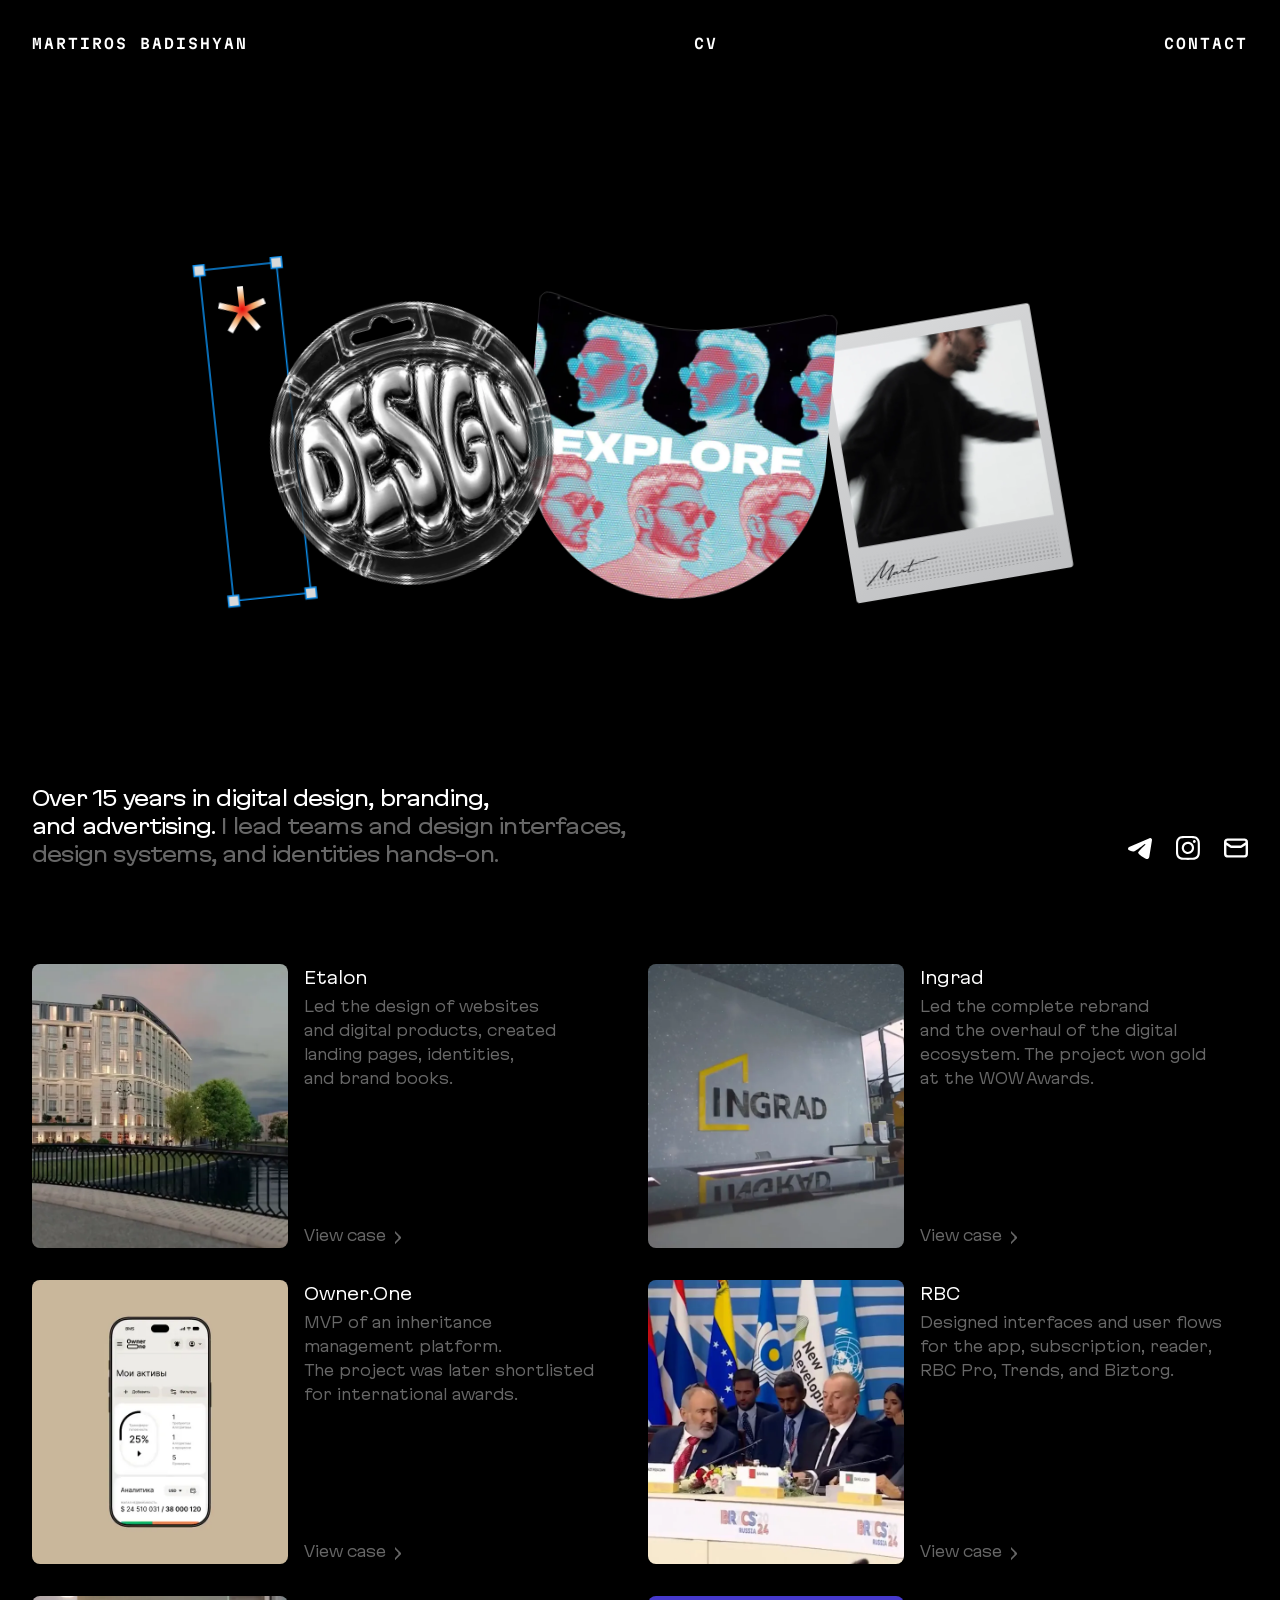
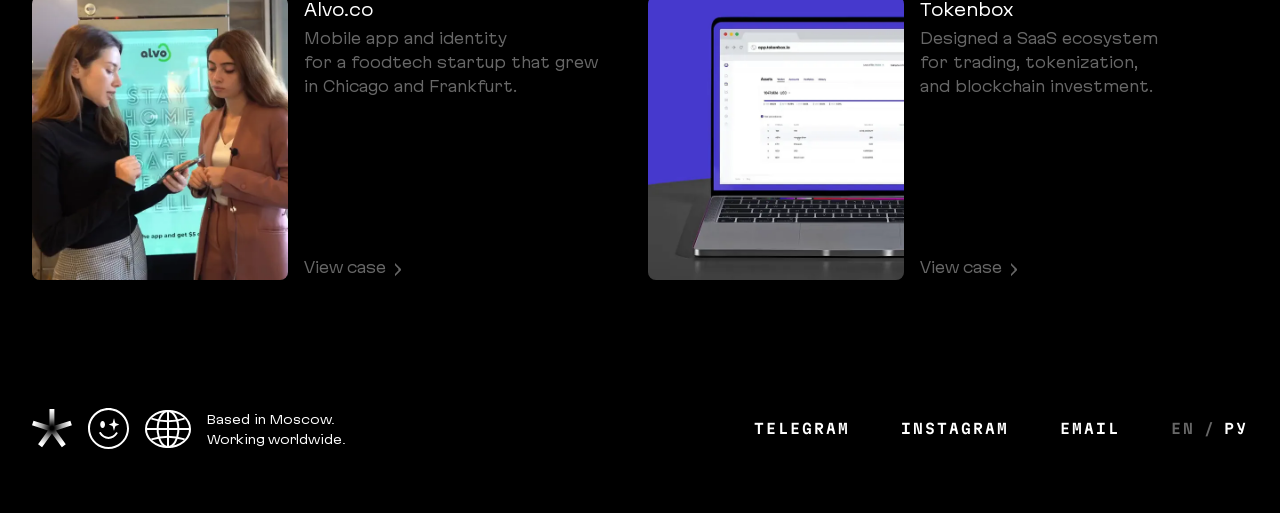
<file: en.html>
<!DOCTYPE html><!--e9ZHUicWxz8yHm6qm8V3A--><html lang="en" class="__variable_58f898"><head><meta charSet="utf-8"/><meta name="viewport" content="width=device-width, initial-scale=1"/><link rel="preload" href="/_next/static/media/d74b776de7ffedde-s.p.woff2" as="font" crossorigin="" type="font/woff2"/><link rel="preload" as="image" href="/hero/E.webp" fetchPriority="high"/><link rel="preload" as="image" href="/hero/L-star.svg"/><link rel="preload" as="image" imageSrcSet="/hero/O-360.webp 360w, /hero/O-660.webp 660w, /hero/O-1000.webp 1000w" imageSizes="(min-width: 768px) min(17.8rem, 28vw), 31vw" fetchPriority="high"/><link rel="preload" as="image" href="/icons/telegram.svg"/><link rel="preload" as="image" href="/icons/instagram.svg"/><link rel="preload" as="image" href="/icons/email.svg"/><link rel="preload" as="image" href="/footer/star.svg"/><link rel="stylesheet" href="/_next/static/css/91978d6b36ca3895.css" data-precedence="next"/><link rel="preload" as="script" fetchPriority="low" href="/_next/static/chunks/webpack-d15b27e1f25c1fc1.js"/><script src="/_next/static/chunks/4bd1b696-c023c6e3521b1417.js" async=""></script><script src="/_next/static/chunks/255-2005b055456c798b.js" async=""></script><script src="/_next/static/chunks/main-app-1b4500b93111eabf.js" async=""></script><script src="/_next/static/chunks/app/(en)/en/layout-b99b356d8608071c.js" async=""></script><script src="/_next/static/chunks/176-dbfe7d379a5d476e.js" async=""></script><script src="/_next/static/chunks/612-16c9ca7b276e64dc.js" async=""></script><script src="/_next/static/chunks/78-c171e811e11eff99.js" async=""></script><script src="/_next/static/chunks/app/(en)/en/page-7088e98163ddac52.js" async=""></script><link rel="preload" href="/hero/duo.glb" as="fetch" crossorigin=""/><meta name="next-size-adjust" content=""/><meta name="theme-color" content="#000000"/><meta name="color-scheme" content="dark"/><title>Martiros Badishyan</title><meta name="description" content="Over 15 years in digital design, branding, and advertising. I lead teams and design interfaces, design systems, and identities hands-on."/><link rel="canonical" href="https://badishyan.com/en"/><link rel="alternate" hrefLang="ru" href="https://badishyan.com"/><link rel="alternate" hrefLang="en" href="https://badishyan.com/en"/><meta property="og:title" content="Martiros Badishyan — Design Director"/><meta property="og:description" content="Over 15 years in digital design, branding, and advertising. I lead teams and design interfaces, design systems, and identities hands-on."/><meta property="og:url" content="https://badishyan.com/en"/><meta property="og:site_name" content="Martiros Badishyan"/><meta property="og:locale" content="en_US"/><meta property="og:image" content="https://badishyan.com/og.png"/><meta property="og:image:width" content="1200"/><meta property="og:image:height" content="630"/><meta property="og:locale:alternate" content="ru_RU"/><meta property="og:type" content="website"/><meta name="twitter:card" content="summary_large_image"/><meta name="twitter:title" content="Martiros Badishyan — Design Director"/><meta name="twitter:description" content="Over 15 years in digital design, branding, and advertising. I lead teams and design interfaces, design systems, and identities hands-on."/><meta name="twitter:image" content="https://badishyan.com/og.png"/><link rel="icon" href="/favicon.ico" type="image/x-icon" sizes="16x16"/><link rel="icon" href="/icon.svg?dc76ed37b3e27393" type="image/svg+xml" sizes="any"/><link rel="apple-touch-icon" href="/apple-icon.png?2944dd69cf27ddbf" type="image/png" sizes="180x180"/><script src="/_next/static/chunks/polyfills-42372ed130431b0a.js" noModule=""></script></head><body><div hidden=""><!--$--><!--/$--></div><script type="application/ld+json">{"@context":"https://schema.org","@graph":[{"@type":"Person","@id":"https://badishyan.com/#person","name":"Martiros Badishyan","alternateName":"Мартирос Бадишян","jobTitle":"Design Director","description":"Over 15 years in digital design, branding, and advertising. I lead teams and design interfaces, design systems, and identities hands-on.","url":"https://badishyan.com/en","image":"https://badishyan.com/og.png","email":"mailto:badishyan@gmail.com","sameAs":["https://t.me/Badishyan","https://www.instagram.com/b.martiros/"],"address":{"@type":"PostalAddress","addressLocality":"Moscow","addressCountry":"RU"},"knowsAbout":["Digital design","Branding","UX/UI","Design systems","Art direction"]},{"@type":"WebSite","@id":"https://badishyan.com/#website","url":"https://badishyan.com/en","name":"Martiros Badishyan","inLanguage":"en","author":{"@id":"https://badishyan.com/#person"}},{"@type":"ProfilePage","url":"https://badishyan.com/en","name":"Martiros Badishyan — Design Director","inLanguage":"en","mainEntity":{"@id":"https://badishyan.com/#person"},"hasPart":[{"@type":"CreativeWork","name":"Etalon","url":"https://badishyan.com/en/etalon"},{"@type":"CreativeWork","name":"Ingrad","url":"https://badishyan.com/en/ingrad"},{"@type":"CreativeWork","name":"Owner.One","url":"https://badishyan.com/en/owner-one"},{"@type":"CreativeWork","name":"RBC","url":"https://badishyan.com/en/rbc"},{"@type":"CreativeWork","name":"Alvo.co","url":"https://badishyan.com/en/alvo"},{"@type":"CreativeWork","name":"Tokenbox","url":"https://badishyan.com/en/tokenbox"}]}]}</script><header class="fixed inset-x-0 top-0 z-50 flex h-[5.5rem] items-center px-4 md:px-8"><div aria-hidden="true" class="pointer-events-none absolute inset-x-0 top-0 -z-10 h-[7.5rem]"><div class="absolute inset-0" style="backdrop-filter:blur(0.5px);-webkit-backdrop-filter:blur(0.5px);mask-image:linear-gradient(to top, transparent 0%, #000 20%, #000 40%, transparent 60%);-webkit-mask-image:linear-gradient(to top, transparent 0%, #000 20%, #000 40%, transparent 60%)"></div><div class="absolute inset-0" style="backdrop-filter:blur(1px);-webkit-backdrop-filter:blur(1px);mask-image:linear-gradient(to top, transparent 20%, #000 40%, #000 60%, transparent 80%);-webkit-mask-image:linear-gradient(to top, transparent 20%, #000 40%, #000 60%, transparent 80%)"></div><div class="absolute inset-0" style="backdrop-filter:blur(2px);-webkit-backdrop-filter:blur(2px);mask-image:linear-gradient(to top, transparent 40%, #000 60%, #000 80%, transparent 100%);-webkit-mask-image:linear-gradient(to top, transparent 40%, #000 60%, #000 80%, transparent 100%)"></div><div class="absolute inset-0" style="backdrop-filter:blur(4px);-webkit-backdrop-filter:blur(4px);mask-image:linear-gradient(to top, transparent 60%, #000 80%, #000 100%, transparent 120%);-webkit-mask-image:linear-gradient(to top, transparent 60%, #000 80%, #000 100%, transparent 120%)"></div><div class="absolute inset-0" style="backdrop-filter:blur(8px);-webkit-backdrop-filter:blur(8px);mask-image:linear-gradient(to top, transparent 80%, #000 100%);-webkit-mask-image:linear-gradient(to top, transparent 80%, #000 100%)"></div><div class="absolute inset-0 bg-[linear-gradient(to_bottom,rgb(0_0_0/0.8),rgb(0_0_0/0.4)_45%,transparent)]"></div></div><nav class="site-nav label-caps flex flex-1 items-center justify-between leading-[1.7]" aria-label="Main navigation"><a aria-label="M.B. Martiros Badishyan" href="/en"><span class="md:hidden"><span aria-hidden="true" class="whitespace-pre">M.B.</span></span><span class="hidden md:block"><span aria-hidden="true" class="whitespace-pre">Martiros Badishyan</span></span></a><a href="/martiros-badishyan-cv-en.pdf" target="_blank" rel="noopener noreferrer" aria-label="CV"><span aria-hidden="true" class="whitespace-pre">CV</span></a><button type="button" aria-expanded="false" aria-label="Contact" class="cursor-pointer uppercase"><span aria-hidden="true" class="whitespace-pre">Contact</span></button></nav></header><main><section aria-label="Intro" class="flex min-h-[35rem] h-svh flex-col overflow-x-clip px-3 pb-8 pt-[5.5rem] md:px-8"><h1 class="sr-only">Martiros Badishyan — Design Director</h1><div class="flex flex-1 items-center justify-center py-8"><div role="img" aria-label="LOVE" class="love relative select-none min-w-[15rem] max-md:w-[min(100%,calc((100svh-26.25rem)*2.48))] md:w-[min(56rem,calc((100vw-1.5rem)*0.875),calc((100svh-26.25rem)*2.48))]" style="aspect-ratio:748 / 302"><div data-piece="E" class="pointer-events-none absolute" style="left:83.82352941176471%;top:54.754966887417226%;width:27.671122994652404%;aspect-ratio:206.98 / 206.98;transform:translate(-50%, -50%) rotate(-9.64deg)"><div class="love-out size-full" style="--sx:95%;--sy:-40%;--sr:18deg"><div class="size-full" style="transform:translateX(95%) translateY(-40%) rotate(18deg);opacity:0"><div data-body="true" class="love-body size-full will-change-transform [&amp;&gt;*]:pointer-events-auto"><div class="absolute top-1/2 left-1/2 aspect-[88/107] h-[108%] -translate-x-1/2 -translate-y-1/2 rounded-[1.5%] bg-[url(/hero/mart.svg),linear-gradient(160deg,#d9dadb,#bfc0c2)] bg-[length:34%_auto,auto] bg-[position:left_9%_bottom_6%,0_0] bg-no-repeat shadow-[inset_0_1px_0_rgb(255_255_255/.45)]"><div class="absolute top-[5.607%] left-[5.114%] aspect-square w-[89.773%] overflow-hidden bg-[#cfd0d2] shadow-[inset_0_0_0_.5px_rgb(0_0_0/.25)]"><img src="/hero/E.webp" alt="" draggable="false" class="size-full scale-[1.035] object-cover" fetchPriority="high"/></div><div class="absolute inset-x-[5.114%] top-[83%] bottom-[4.5%] bg-[radial-gradient(circle,rgb(0_0_0/.22)_0.7px,transparent_1px)] bg-[length:0.25rem_0.25rem] [mask-image:linear-gradient(to_top,#000,transparent)]"></div></div></div></div></div></div><div data-piece="L" class="pointer-events-none absolute" style="left:7.06951871657754%;top:48.98675496688742%;width:10.001336898395722%;aspect-ratio:74.81 / 287.89;transform:translate(-50%, -50%) rotate(-6deg)"><div class="love-out size-full" style="--sx:-170%;--sy:-25%;--sr:-16deg"><div class="size-full" style="transform:translateX(-170%) translateY(-25%) rotate(-16deg);opacity:0"><div data-body="true" class="love-body size-full will-change-transform [&amp;&gt;*]:pointer-events-auto"><div class="relative size-full"><svg data-frame="true" viewBox="0 0 170 655" preserveAspectRatio="none" class="absolute inset-0 size-full overflow-visible"><path data-edge="true" d="M11.494,11.577L158.708,11.577L158.708,642.599L11.494,642.599Z" fill="none" stroke="#0C8CE9" stroke-width="2.92087"></path><g><rect data-handle="true" x="1.270999999999999" y="1.3539999999999992" width="20.446" height="20.446" fill="#D9D9D9" stroke="#0C8CE9" stroke-width="2.92087" class="pointer-events-none"></rect><circle data-hit="true" cx="11.494" cy="11.577" r="20.446" fill="transparent" class="touch-none cursor-nwse-resize"></circle></g><g><rect data-handle="true" x="148.48499999999999" y="1.3539999999999992" width="20.446" height="20.446" fill="#D9D9D9" stroke="#0C8CE9" stroke-width="2.92087" class="pointer-events-none"></rect><circle data-hit="true" cx="158.708" cy="11.577" r="20.446" fill="transparent" class="touch-none cursor-nesw-resize"></circle></g><g><rect data-handle="true" x="148.48499999999999" y="632.3760000000001" width="20.446" height="20.446" fill="#D9D9D9" stroke="#0C8CE9" stroke-width="2.92087" class="pointer-events-none"></rect><circle data-hit="true" cx="158.708" cy="642.599" r="20.446" fill="transparent" class="touch-none cursor-nwse-resize"></circle></g><g><rect data-handle="true" x="1.270999999999999" y="632.3760000000001" width="20.446" height="20.446" fill="#D9D9D9" stroke="#0C8CE9" stroke-width="2.92087" class="pointer-events-none"></rect><circle data-hit="true" cx="11.494" cy="642.599" r="20.446" fill="transparent" class="touch-none cursor-nesw-resize"></circle></g></svg><div data-pupil="true" class="absolute will-change-transform" style="left:23.22058823529412%;top:7.59120610687023%;width:53.531176470588235%;aspect-ratio:91.003 / 87.0466"><img data-blink="true" src="/hero/L-star.svg" alt="" draggable="false" class="size-full"/></div></div></div></div></div></div><div data-piece="V" class="pointer-events-none absolute" style="left:54.089572192513366%;top:54.12582781456954%;width:33.42245989304813%;aspect-ratio:250 / 247.36;transform:translate(-50%, -50%) rotate(4.77deg)"><div class="love-out size-full" style="--sx:35%;--sy:55%;--sr:14deg"><div class="size-full" style="transform:translateX(40%) translateY(-45%) rotate(12deg);opacity:0"><div data-body="true" class="love-body size-full will-change-transform [&amp;&gt;*]:pointer-events-auto"><div class="relative size-full"><div class="size-full overflow-hidden opacity-[.01]"><video src="/hero/V.mp4" poster="/hero/V-poster.webp" muted="" loop="" playsInline="" preload="auto" disablePictureInPicture="" disableRemotePlayback="" aria-hidden="true" tabindex="-1" class="size-full object-cover"></video></div><div class="pointer-events-none absolute -inset-[30%] transition-opacity duration-300 opacity-0"></div></div></div></div></div></div><div data-piece="O" class="pointer-events-none absolute" style="left:24.514705882352942%;top:51.877483443708606%;width:31.790106951871657%;aspect-ratio:237.79 / 235.87;transform:translate(-50%, -50%) rotate(-15deg)"><div class="love-out size-full" style="--sx:-60%;--sy:40%;--sr:-24deg"><div class="size-full" style="transform:translateX(-60%) translateY(40%) rotate(-24deg);opacity:0"><div data-body="true" class="love-body size-full will-change-transform [&amp;&gt;*]:pointer-events-auto"><img src="/hero/O-660.webp" srcSet="/hero/O-360.webp 360w, /hero/O-660.webp 660w, /hero/O-1000.webp 1000w" sizes="(min-width: 768px) min(17.8rem, 28vw), 31vw" width="660" height="655" alt="" draggable="false" class="size-full object-contain [clip-path:circle(50%)]" fetchPriority="high"/></div></div></div></div></div></div><div class="hero-recede"><div class="flex flex-col gap-8 md:flex-row md:flex-wrap md:items-end md:justify-between" style="opacity:0;transform:translateY(20px)"><p class="max-w-[40rem] text-pretty text-[1.25rem] font-normal leading-[1.75rem] tracking-[-0.04em]">Over 15 years in digital design, branding, and advertising.<!-- --> <span class="text-muted">I lead teams and design interfaces, design systems, and identities hands‑on.</span></p><ul class="-mr-2 flex gap-2 max-md:hidden"><li><a href="https://t.me/Badishyan" target="_blank" rel="noopener noreferrer" aria-label="Telegram" class="flex size-10 items-center justify-center transition-transform duration-300 ease-[cubic-bezier(.22,1,.36,1)] motion-safe:active:scale-[0.96] [&amp;&gt;img]:transition-transform [&amp;&gt;img]:duration-300 [&amp;&gt;img]:ease-[cubic-bezier(.22,1,.36,1)] motion-safe:hover:[&amp;&gt;img]:-translate-y-0.5"><img src="/icons/telegram.svg" alt="" width="24" height="24" class="size-6"/></a></li><li><a href="https://www.instagram.com/b.martiros/" target="_blank" rel="noopener noreferrer" aria-label="Instagram" class="flex size-10 items-center justify-center transition-transform duration-300 ease-[cubic-bezier(.22,1,.36,1)] motion-safe:active:scale-[0.96] [&amp;&gt;img]:transition-transform [&amp;&gt;img]:duration-300 [&amp;&gt;img]:ease-[cubic-bezier(.22,1,.36,1)] motion-safe:hover:[&amp;&gt;img]:-translate-y-0.5"><img src="/icons/instagram.svg" alt="" width="24" height="24" class="size-6"/></a></li><li><a href="mailto:badishyan@gmail.com" rel="noopener noreferrer" aria-label="Email" class="flex size-10 items-center justify-center transition-transform duration-300 ease-[cubic-bezier(.22,1,.36,1)] motion-safe:active:scale-[0.96] [&amp;&gt;img]:transition-transform [&amp;&gt;img]:duration-300 [&amp;&gt;img]:ease-[cubic-bezier(.22,1,.36,1)] motion-safe:hover:[&amp;&gt;img]:-translate-y-0.5"><img src="/icons/email.svg" alt="" width="24" height="24" class="size-6"/></a></li></ul></div></div></section><section aria-label="Projects" class="px-3 py-16 md:px-8"><h2 class="sr-only">Projects</h2><ul class="grid gap-8 md:grid-cols-[repeat(auto-fill,minmax(28rem,1fr))] md:gap-x-4"><li class="scroll-reveal"><a class="@container group flex gap-4 rounded-lg" href="/en/etalon"><div data-card-media="true" class="relative h-[6.5rem] w-[5.875rem] shrink-0 overflow-hidden rounded-lg bg-white/5 @card:aspect-[64/71] @card:h-auto @card:max-h-[17.75rem] @card:w-auto @card:max-w-[16rem] @card:flex-1"><video poster="/projects/etalon.webp" muted="" loop="" playsInline="" preload="metadata" disablePictureInPicture="" disableRemotePlayback="" aria-hidden="true" tabindex="-1" class="absolute inset-0 size-full object-cover transition-transform duration-700 ease-[cubic-bezier(.2,.7,.2,1)] motion-safe:group-hover:scale-[1.03]"><source src="/projects/etalon-s.mp4" media="(max-width: 463.98px)" type="video/mp4"/><source src="/projects/etalon.mp4" type="video/mp4"/></video></div><div class="flex min-w-0 flex-1 flex-col justify-between @card:min-w-[14rem] @card:pr-4"><div class="flex flex-col @card:gap-1"><h3 class="text-[0.875rem] leading-[1.5] @card:text-[1rem] @card:leading-[1.7]">Etalon</h3><p class="max-w-[26rem] text-[0.75rem] leading-[1.7] text-pretty text-muted @card:text-[0.875rem]">Led the design of websites and digital products, created landing pages, identities, and brand books.</p></div><span class="hidden items-center pt-4 text-[0.875rem] leading-[1.7] text-muted transition-colors duration-[450ms] ease-[cubic-bezier(.22,1,.36,1)] group-hover:text-white @card:flex">View case<span aria-hidden="true" class="relative block size-6 shrink-0"><span class="absolute left-[0.3125rem] top-[0.8069rem] h-[0.0898rem] w-[1.1256rem] origin-[0.5142rem_50%] scale-x-[0.07996] bg-current transition-transform duration-[450ms] ease-[cubic-bezier(.22,1,.36,1)] motion-safe:group-hover:scale-x-100"></span><svg width="24" height="24" viewBox="0 0 24 24" fill="currentColor" class="absolute inset-0 size-full transition-transform duration-[450ms] ease-[cubic-bezier(.22,1,.36,1)] motion-safe:group-hover:translate-x-[0.5625rem]"><path d="M14.985 12.985L9 7V9.29571L12.6455 12.9076V14.3524L9 17.9643V20.26L14.985 14.275V12.985Z"></path></svg></span></span></div></a></li><li class="scroll-reveal"><a class="@container group flex gap-4 rounded-lg" href="/en/ingrad"><div data-card-media="true" class="relative h-[6.5rem] w-[5.875rem] shrink-0 overflow-hidden rounded-lg bg-white/5 @card:aspect-[64/71] @card:h-auto @card:max-h-[17.75rem] @card:w-auto @card:max-w-[16rem] @card:flex-1"><video poster="/projects/ingrad.webp" muted="" loop="" playsInline="" preload="metadata" disablePictureInPicture="" disableRemotePlayback="" aria-hidden="true" tabindex="-1" class="absolute inset-0 size-full object-cover transition-transform duration-700 ease-[cubic-bezier(.2,.7,.2,1)] motion-safe:group-hover:scale-[1.03]"><source src="/projects/ingrad-s.mp4" media="(max-width: 463.98px)" type="video/mp4"/><source src="/projects/ingrad.mp4" type="video/mp4"/></video></div><div class="flex min-w-0 flex-1 flex-col justify-between @card:min-w-[14rem] @card:pr-4"><div class="flex flex-col @card:gap-1"><h3 class="text-[0.875rem] leading-[1.5] @card:text-[1rem] @card:leading-[1.7]">Ingrad</h3><p class="max-w-[26rem] text-[0.75rem] leading-[1.7] text-pretty text-muted @card:text-[0.875rem]">Led the complete rebrand and the overhaul of the digital ecosystem. The project won gold at the WOW Awards.</p></div><span class="hidden items-center pt-4 text-[0.875rem] leading-[1.7] text-muted transition-colors duration-[450ms] ease-[cubic-bezier(.22,1,.36,1)] group-hover:text-white @card:flex">View case<span aria-hidden="true" class="relative block size-6 shrink-0"><span class="absolute left-[0.3125rem] top-[0.8069rem] h-[0.0898rem] w-[1.1256rem] origin-[0.5142rem_50%] scale-x-[0.07996] bg-current transition-transform duration-[450ms] ease-[cubic-bezier(.22,1,.36,1)] motion-safe:group-hover:scale-x-100"></span><svg width="24" height="24" viewBox="0 0 24 24" fill="currentColor" class="absolute inset-0 size-full transition-transform duration-[450ms] ease-[cubic-bezier(.22,1,.36,1)] motion-safe:group-hover:translate-x-[0.5625rem]"><path d="M14.985 12.985L9 7V9.29571L12.6455 12.9076V14.3524L9 17.9643V20.26L14.985 14.275V12.985Z"></path></svg></span></span></div></a></li><li class="scroll-reveal"><a class="@container group flex gap-4 rounded-lg" href="/en/owner-one"><div data-card-media="true" class="relative h-[6.5rem] w-[5.875rem] shrink-0 overflow-hidden rounded-lg bg-white/5 @card:aspect-[64/71] @card:h-auto @card:max-h-[17.75rem] @card:w-auto @card:max-w-[16rem] @card:flex-1"><video poster="/projects/owner-one.webp" muted="" loop="" playsInline="" preload="metadata" disablePictureInPicture="" disableRemotePlayback="" aria-hidden="true" tabindex="-1" class="absolute inset-0 size-full object-cover transition-transform duration-700 ease-[cubic-bezier(.2,.7,.2,1)] motion-safe:group-hover:scale-[1.03]"><source src="/projects/owner-one-s.mp4" media="(max-width: 463.98px)" type="video/mp4"/><source src="/projects/owner-one.mp4" type="video/mp4"/></video></div><div class="flex min-w-0 flex-1 flex-col justify-between @card:min-w-[14rem] @card:pr-4"><div class="flex flex-col @card:gap-1"><h3 class="text-[0.875rem] leading-[1.5] @card:text-[1rem] @card:leading-[1.7]">Owner.One</h3><p class="max-w-[26rem] text-[0.75rem] leading-[1.7] text-pretty text-muted @card:text-[0.875rem]">MVP of an inheritance management platform. The project was later shortlisted for international awards.</p></div><span class="hidden items-center pt-4 text-[0.875rem] leading-[1.7] text-muted transition-colors duration-[450ms] ease-[cubic-bezier(.22,1,.36,1)] group-hover:text-white @card:flex">View case<span aria-hidden="true" class="relative block size-6 shrink-0"><span class="absolute left-[0.3125rem] top-[0.8069rem] h-[0.0898rem] w-[1.1256rem] origin-[0.5142rem_50%] scale-x-[0.07996] bg-current transition-transform duration-[450ms] ease-[cubic-bezier(.22,1,.36,1)] motion-safe:group-hover:scale-x-100"></span><svg width="24" height="24" viewBox="0 0 24 24" fill="currentColor" class="absolute inset-0 size-full transition-transform duration-[450ms] ease-[cubic-bezier(.22,1,.36,1)] motion-safe:group-hover:translate-x-[0.5625rem]"><path d="M14.985 12.985L9 7V9.29571L12.6455 12.9076V14.3524L9 17.9643V20.26L14.985 14.275V12.985Z"></path></svg></span></span></div></a></li><li class="scroll-reveal"><a class="@container group flex gap-4 rounded-lg" href="/en/rbc"><div data-card-media="true" class="relative h-[6.5rem] w-[5.875rem] shrink-0 overflow-hidden rounded-lg bg-white/5 @card:aspect-[64/71] @card:h-auto @card:max-h-[17.75rem] @card:w-auto @card:max-w-[16rem] @card:flex-1"><video poster="/projects/rbc.webp" muted="" loop="" playsInline="" preload="metadata" disablePictureInPicture="" disableRemotePlayback="" aria-hidden="true" tabindex="-1" class="absolute inset-0 size-full object-cover transition-transform duration-700 ease-[cubic-bezier(.2,.7,.2,1)] motion-safe:group-hover:scale-[1.03]"><source src="/projects/rbc-s.mp4" media="(max-width: 463.98px)" type="video/mp4"/><source src="/projects/rbc.mp4" type="video/mp4"/></video></div><div class="flex min-w-0 flex-1 flex-col justify-between @card:min-w-[14rem] @card:pr-4"><div class="flex flex-col @card:gap-1"><h3 class="text-[0.875rem] leading-[1.5] @card:text-[1rem] @card:leading-[1.7]">RBC</h3><p class="max-w-[26rem] text-[0.75rem] leading-[1.7] text-pretty text-muted @card:text-[0.875rem]">Designed interfaces and user flows for the app, subscription, reader, RBC Pro, Trends, and Biztorg.</p></div><span class="hidden items-center pt-4 text-[0.875rem] leading-[1.7] text-muted transition-colors duration-[450ms] ease-[cubic-bezier(.22,1,.36,1)] group-hover:text-white @card:flex">View case<span aria-hidden="true" class="relative block size-6 shrink-0"><span class="absolute left-[0.3125rem] top-[0.8069rem] h-[0.0898rem] w-[1.1256rem] origin-[0.5142rem_50%] scale-x-[0.07996] bg-current transition-transform duration-[450ms] ease-[cubic-bezier(.22,1,.36,1)] motion-safe:group-hover:scale-x-100"></span><svg width="24" height="24" viewBox="0 0 24 24" fill="currentColor" class="absolute inset-0 size-full transition-transform duration-[450ms] ease-[cubic-bezier(.22,1,.36,1)] motion-safe:group-hover:translate-x-[0.5625rem]"><path d="M14.985 12.985L9 7V9.29571L12.6455 12.9076V14.3524L9 17.9643V20.26L14.985 14.275V12.985Z"></path></svg></span></span></div></a></li><li class="scroll-reveal"><a class="@container group flex gap-4 rounded-lg" href="/en/alvo"><div data-card-media="true" class="relative h-[6.5rem] w-[5.875rem] shrink-0 overflow-hidden rounded-lg bg-white/5 @card:aspect-[64/71] @card:h-auto @card:max-h-[17.75rem] @card:w-auto @card:max-w-[16rem] @card:flex-1"><video poster="/projects/alvo.webp" muted="" loop="" playsInline="" preload="metadata" disablePictureInPicture="" disableRemotePlayback="" aria-hidden="true" tabindex="-1" class="absolute inset-0 size-full object-cover transition-transform duration-700 ease-[cubic-bezier(.2,.7,.2,1)] motion-safe:group-hover:scale-[1.03]"><source src="/projects/alvo-s.mp4" media="(max-width: 463.98px)" type="video/mp4"/><source src="/projects/alvo.mp4" type="video/mp4"/></video></div><div class="flex min-w-0 flex-1 flex-col justify-between @card:min-w-[14rem] @card:pr-4"><div class="flex flex-col @card:gap-1"><h3 class="text-[0.875rem] leading-[1.5] @card:text-[1rem] @card:leading-[1.7]">Alvo.co</h3><p class="max-w-[26rem] text-[0.75rem] leading-[1.7] text-pretty text-muted @card:text-[0.875rem]">Mobile app and identity for a foodtech startup that grew in Chicago and Frankfurt.</p></div><span class="hidden items-center pt-4 text-[0.875rem] leading-[1.7] text-muted transition-colors duration-[450ms] ease-[cubic-bezier(.22,1,.36,1)] group-hover:text-white @card:flex">View case<span aria-hidden="true" class="relative block size-6 shrink-0"><span class="absolute left-[0.3125rem] top-[0.8069rem] h-[0.0898rem] w-[1.1256rem] origin-[0.5142rem_50%] scale-x-[0.07996] bg-current transition-transform duration-[450ms] ease-[cubic-bezier(.22,1,.36,1)] motion-safe:group-hover:scale-x-100"></span><svg width="24" height="24" viewBox="0 0 24 24" fill="currentColor" class="absolute inset-0 size-full transition-transform duration-[450ms] ease-[cubic-bezier(.22,1,.36,1)] motion-safe:group-hover:translate-x-[0.5625rem]"><path d="M14.985 12.985L9 7V9.29571L12.6455 12.9076V14.3524L9 17.9643V20.26L14.985 14.275V12.985Z"></path></svg></span></span></div></a></li><li class="scroll-reveal"><a class="@container group flex gap-4 rounded-lg" href="/en/tokenbox"><div data-card-media="true" class="relative h-[6.5rem] w-[5.875rem] shrink-0 overflow-hidden rounded-lg bg-white/5 @card:aspect-[64/71] @card:h-auto @card:max-h-[17.75rem] @card:w-auto @card:max-w-[16rem] @card:flex-1"><video poster="/projects/tokenbox.webp" muted="" loop="" playsInline="" preload="metadata" disablePictureInPicture="" disableRemotePlayback="" aria-hidden="true" tabindex="-1" class="absolute inset-0 size-full object-cover transition-transform duration-700 ease-[cubic-bezier(.2,.7,.2,1)] motion-safe:group-hover:scale-[1.03]"><source src="/projects/tokenbox-s.mp4" media="(max-width: 463.98px)" type="video/mp4"/><source src="/projects/tokenbox.mp4" type="video/mp4"/></video></div><div class="flex min-w-0 flex-1 flex-col justify-between @card:min-w-[14rem] @card:pr-4"><div class="flex flex-col @card:gap-1"><h3 class="text-[0.875rem] leading-[1.5] @card:text-[1rem] @card:leading-[1.7]">Tokenbox</h3><p class="max-w-[26rem] text-[0.75rem] leading-[1.7] text-pretty text-muted @card:text-[0.875rem]">Designed a SaaS ecosystem for trading, tokenization, and blockchain investment.</p></div><span class="hidden items-center pt-4 text-[0.875rem] leading-[1.7] text-muted transition-colors duration-[450ms] ease-[cubic-bezier(.22,1,.36,1)] group-hover:text-white @card:flex">View case<span aria-hidden="true" class="relative block size-6 shrink-0"><span class="absolute left-[0.3125rem] top-[0.8069rem] h-[0.0898rem] w-[1.1256rem] origin-[0.5142rem_50%] scale-x-[0.07996] bg-current transition-transform duration-[450ms] ease-[cubic-bezier(.22,1,.36,1)] motion-safe:group-hover:scale-x-100"></span><svg width="24" height="24" viewBox="0 0 24 24" fill="currentColor" class="absolute inset-0 size-full transition-transform duration-[450ms] ease-[cubic-bezier(.22,1,.36,1)] motion-safe:group-hover:translate-x-[0.5625rem]"><path d="M14.985 12.985L9 7V9.29571L12.6455 12.9076V14.3524L9 17.9643V20.26L14.985 14.275V12.985Z"></path></svg></span></span></div></a></li></ul></section></main><footer class="px-3 pt-16 pb-12 md:px-8 min-[40rem]:flex min-[40rem]:items-center min-[40rem]:justify-between min-[40rem]:gap-10 min-[56rem]:py-16"><div class="grid shrink-0 grid-cols-[auto_minmax(0,1fr)] items-center gap-x-3 gap-y-4 md:gap-x-4"><div class="flex items-center gap-3 md:gap-4"><span class="block shrink-0 will-change-transform"><img src="/footer/star.svg" alt="" width="40" height="39" class="block h-auto w-10"/></span><svg viewBox="0 0 41 41" width="41" height="41" fill="#fff" aria-hidden="true" class="block size-[2.5625rem] shrink-0"><path d="M20.5 0C31.8218 0 41 9.17816 41 20.5C41 31.8218 31.8218 41 20.5 41C9.17816 41 0 31.8218 0 20.5C0 9.17816 9.17816 0 20.5 0ZM20.5 2C10.2827 2 2 10.2827 2 20.5C2 30.7173 10.2827 39 20.5 39C30.7173 39 39 30.7173 39 20.5C39 10.2827 30.7173 2 20.5 2ZM11.7197 24.2285C12.19 23.9391 12.8062 24.0855 13.0957 24.5557C14.7167 27.1891 17.4411 28.8778 20.4902 28.8779C23.4638 28.8779 26.1276 27.2727 27.7617 24.751C28.062 24.2875 28.6811 24.1548 29.1445 24.4551C29.6079 24.7554 29.7396 25.3744 29.4395 25.8379C27.4801 28.8614 24.218 30.8779 20.4902 30.8779C16.6668 30.8778 13.3336 28.7578 11.3926 25.6045C11.1032 25.1343 11.2498 24.5181 11.7197 24.2285ZM14.6123 13.085C15.937 13.0853 17.0107 14.6474 17.0107 16.5742C17.0107 18.5012 15.937 20.0632 14.6123 20.0635C13.2874 20.0635 12.2129 18.5013 12.2129 16.5742C12.213 14.6472 13.2875 13.085 14.6123 13.085Z"></path><path class="[transform-box:fill-box] [transform-origin:center]" d="M25.9668 10.5C26.0923 10.4676 26.167 10.6212 26.2061 10.7344C26.2935 11.0276 26.3588 11.3287 26.4346 11.626C26.6329 12.4115 26.8279 13.1984 27.0273 13.9834C27.0711 14.1616 27.1049 14.3467 27.1875 14.5078C27.3465 14.8192 27.5911 15.0828 27.8877 15.207C28.8153 15.5381 29.744 15.8656 30.6719 16.1973C30.7984 16.2461 30.9615 16.3037 31 16.4717C31.006 16.6441 30.8465 16.7303 30.7266 16.7773C29.8924 17.0829 29.0565 17.3833 28.2217 17.6865C28.0604 17.7479 27.8912 17.7929 27.748 17.9033C27.4644 18.1133 27.2281 18.4317 27.1406 18.8135C26.8484 19.9132 26.5538 21.0126 26.2607 22.1123C26.2254 22.2383 26.1866 22.3743 26.0938 22.46C26.0364 22.5125 25.9488 22.506 25.8955 22.4492C25.8155 22.3679 25.7794 22.2464 25.7461 22.1328C25.4462 21.0135 25.1486 19.8933 24.8496 18.7734C24.7666 18.4367 24.5598 18.1585 24.3203 17.9531C24.2207 17.8731 24.1122 17.8068 23.9961 17.7656C23.0949 17.4357 22.1915 17.1115 21.29 16.7832C21.1846 16.7415 21.0666 16.6865 21.0137 16.5645C20.9826 16.4974 21.0075 16.4164 21.0508 16.3652C21.1287 16.2694 21.2416 16.2293 21.3467 16.1904C22.2746 15.8598 23.2045 15.5331 24.1318 15.2002C24.4153 15.0736 24.65 14.8208 24.8057 14.5215C24.8842 14.3753 24.9215 14.2076 24.96 14.043C25.2107 13.0447 25.4617 12.0459 25.71 11.0469C25.7503 10.9075 25.7721 10.759 25.8389 10.6318C25.868 10.5748 25.9091 10.5171 25.9668 10.5Z"></path></svg><svg viewBox="0 0 46 38" width="46" height="38" fill="none" stroke="#fff" stroke-width="2" aria-hidden="true" class="block h-[2.375rem] w-auto shrink-0"><ellipse cx="23" cy="19" rx="22" ry="18"></ellipse><path d="M1 19H45"></path><path d="M6.4 8.6Q23 13.8 39.6 8.6M6.4 29.4Q23 24.2 39.6 29.4"></path><path d="M23 1A18.239 18 0 0 0 23 37" style="opacity:0"></path><path d="M23 1A10.328 18 0 0 0 23 37" style="opacity:1"></path><path d="M23 1V37" style="opacity:1"></path><path d="M23 1A10.328 18 0 0 1 23 37" style="opacity:1"></path></svg></div><p class="text-[0.75rem] leading-[1.25rem] max-[23rem]:col-span-2">Based in Moscow.<br/>Working worldwide.</p></div><ul class="label-caps mt-12 grid grid-cols-[9.4375rem_minmax(0,1fr)] gap-x-3 leading-[2.5rem] min-[30rem]:mt-8 min-[30rem]:flex min-[30rem]:gap-x-10 min-[30rem]:leading-[1.7] min-[40rem]:mt-0 min-[40rem]:grid min-[40rem]:grid-cols-[auto_auto] min-[40rem]:gap-x-8 min-[40rem]:leading-[2rem] min-[56rem]:flex min-[56rem]:items-center min-[56rem]:gap-x-[clamp(2rem,4vw,3.8rem)] min-[56rem]:leading-[1.7]"><li><a href="https://t.me/Badishyan" target="_blank" rel="noopener noreferrer"><span>Telegram</span></a></li><li><a href="https://www.instagram.com/b.martiros/" target="_blank" rel="noopener noreferrer"><span>Instagram</span></a></li><li><a href="mailto:badishyan@gmail.com" rel="noopener noreferrer"><span>Email</span></a></li><li><span class="label-caps inline-flex gap-[0.6em] whitespace-nowrap leading-[1.7] leading-[inherit]"><span lang="en" aria-current="true" class="text-muted">EN</span><span aria-hidden="true" class="text-muted">/</span><a href="/" hrefLang="ru" lang="ru"><span>РУ</span><span class="sr-only"> <!-- -->Русский</span></a></span></li></ul></footer><!--$--><!--/$--><script src="/_next/static/chunks/webpack-d15b27e1f25c1fc1.js" id="_R_" async=""></script><script>(self.__next_f=self.__next_f||[]).push([0])</script><script>self.__next_f.push([1,"1:\"$Sreact.fragment\"\n2:I[9766,[],\"\"]\n3:I[8924,[],\"\"]\n4:I[2042,[\"30\",\"static/chunks/app/(en)/en/layout-b99b356d8608071c.js\"],\"Signature\"]\n5:I[741,[\"30\",\"static/chunks/app/(en)/en/layout-b99b356d8608071c.js\"],\"ScrollFallback\"]\nc:I[7150,[],\"\"]\n:HL[\"/_next/static/media/d74b776de7ffedde-s.p.woff2\",\"font\",{\"crossOrigin\":\"\",\"type\":\"font/woff2\"}]\n:HL[\"/_next/static/css/91978d6b36ca3895.css\",\"style\"]\n6:T62b,"])</script><script>self.__next_f.push([1,"{\"@context\":\"https://schema.org\",\"@graph\":[{\"@type\":\"Person\",\"@id\":\"https://badishyan.com/#person\",\"name\":\"Martiros Badishyan\",\"alternateName\":\"Мартирос Бадишян\",\"jobTitle\":\"Design Director\",\"description\":\"Over 15 years in digital design, branding, and advertising. I lead teams and design interfaces, design systems, and identities hands-on.\",\"url\":\"https://badishyan.com/en\",\"image\":\"https://badishyan.com/og.png\",\"email\":\"mailto:badishyan@gmail.com\",\"sameAs\":[\"https://t.me/Badishyan\",\"https://www.instagram.com/b.martiros/\"],\"address\":{\"@type\":\"PostalAddress\",\"addressLocality\":\"Moscow\",\"addressCountry\":\"RU\"},\"knowsAbout\":[\"Digital design\",\"Branding\",\"UX/UI\",\"Design systems\",\"Art direction\"]},{\"@type\":\"WebSite\",\"@id\":\"https://badishyan.com/#website\",\"url\":\"https://badishyan.com/en\",\"name\":\"Martiros Badishyan\",\"inLanguage\":\"en\",\"author\":{\"@id\":\"https://badishyan.com/#person\"}},{\"@type\":\"ProfilePage\",\"url\":\"https://badishyan.com/en\",\"name\":\"Martiros Badishyan — Design Director\",\"inLanguage\":\"en\",\"mainEntity\":{\"@id\":\"https://badishyan.com/#person\"},\"hasPart\":[{\"@type\":\"CreativeWork\",\"name\":\"Etalon\",\"url\":\"https://badishyan.com/en/etalon\"},{\"@type\":\"CreativeWork\",\"name\":\"Ingrad\",\"url\":\"https://badishyan.com/en/ingrad\"},{\"@type\":\"CreativeWork\",\"name\":\"Owner.One\",\"url\":\"https://badishyan.com/en/owner-one\"},{\"@type\":\"CreativeWork\",\"name\":\"RBC\",\"url\":\"https://badishyan.com/en/rbc\"},{\"@type\":\"CreativeWork\",\"name\":\"Alvo.co\",\"url\":\"https://badishyan.com/en/alvo\"},{\"@type\":\"CreativeWork\",\"name\":\"Tokenbox\",\"url\":\"https://badishyan.com/en/tokenbox\"}]}]}"])</script><script>self.__next_f.push([1,"0:{\"P\":null,\"b\":\"e9ZHUicWxz8yHm6qm8V3A\",\"p\":\"\",\"c\":[\"\",\"en\"],\"i\":false,\"f\":[[[\"\",{\"children\":[\"(en)\",{\"children\":[\"en\",{\"children\":[\"__PAGE__\",{}]},\"$undefined\",\"$undefined\",true]}]}],[\"\",[\"$\",\"$1\",\"c\",{\"children\":[null,[\"$\",\"$L2\",null,{\"parallelRouterKey\":\"children\",\"error\":\"$undefined\",\"errorStyles\":\"$undefined\",\"errorScripts\":\"$undefined\",\"template\":[\"$\",\"$L3\",null,{}],\"templateStyles\":\"$undefined\",\"templateScripts\":\"$undefined\",\"notFound\":[[[\"$\",\"title\",null,{\"children\":\"404: This page could not be found.\"}],[\"$\",\"div\",null,{\"style\":{\"fontFamily\":\"system-ui,\\\"Segoe UI\\\",Roboto,Helvetica,Arial,sans-serif,\\\"Apple Color Emoji\\\",\\\"Segoe UI Emoji\\\"\",\"height\":\"100vh\",\"textAlign\":\"center\",\"display\":\"flex\",\"flexDirection\":\"column\",\"alignItems\":\"center\",\"justifyContent\":\"center\"},\"children\":[\"$\",\"div\",null,{\"children\":[[\"$\",\"style\",null,{\"dangerouslySetInnerHTML\":{\"__html\":\"body{color:#000;background:#fff;margin:0}.next-error-h1{border-right:1px solid rgba(0,0,0,.3)}@media (prefers-color-scheme:dark){body{color:#fff;background:#000}.next-error-h1{border-right:1px solid rgba(255,255,255,.3)}}\"}}],[\"$\",\"h1\",null,{\"className\":\"next-error-h1\",\"style\":{\"display\":\"inline-block\",\"margin\":\"0 20px 0 0\",\"padding\":\"0 23px 0 0\",\"fontSize\":24,\"fontWeight\":500,\"verticalAlign\":\"top\",\"lineHeight\":\"49px\"},\"children\":404}],[\"$\",\"div\",null,{\"style\":{\"display\":\"inline-block\"},\"children\":[\"$\",\"h2\",null,{\"style\":{\"fontSize\":14,\"fontWeight\":400,\"lineHeight\":\"49px\",\"margin\":0},\"children\":\"This page could not be found.\"}]}]]}]}]],[]],\"forbidden\":\"$undefined\",\"unauthorized\":\"$undefined\"}]]}],{\"children\":[\"(en)\",[\"$\",\"$1\",\"c\",{\"children\":[null,[\"$\",\"$L2\",null,{\"parallelRouterKey\":\"children\",\"error\":\"$undefined\",\"errorStyles\":\"$undefined\",\"errorScripts\":\"$undefined\",\"template\":[\"$\",\"$L3\",null,{}],\"templateStyles\":\"$undefined\",\"templateScripts\":\"$undefined\",\"notFound\":[[[\"$\",\"title\",null,{\"children\":\"404: This page could not be found.\"}],[\"$\",\"div\",null,{\"style\":\"$0:f:0:1:1:props:children:1:props:notFound:0:1:props:style\",\"children\":[\"$\",\"div\",null,{\"children\":[[\"$\",\"style\",null,{\"dangerouslySetInnerHTML\":{\"__html\":\"body{color:#000;background:#fff;margin:0}.next-error-h1{border-right:1px solid rgba(0,0,0,.3)}@media (prefers-color-scheme:dark){body{color:#fff;background:#000}.next-error-h1{border-right:1px solid rgba(255,255,255,.3)}}\"}}],[\"$\",\"h1\",null,{\"className\":\"next-error-h1\",\"style\":\"$0:f:0:1:1:props:children:1:props:notFound:0:1:props:children:props:children:1:props:style\",\"children\":404}],[\"$\",\"div\",null,{\"style\":\"$0:f:0:1:1:props:children:1:props:notFound:0:1:props:children:props:children:2:props:style\",\"children\":[\"$\",\"h2\",null,{\"style\":\"$0:f:0:1:1:props:children:1:props:notFound:0:1:props:children:props:children:2:props:children:props:style\",\"children\":\"This page could not be found.\"}]}]]}]}]],[]],\"forbidden\":\"$undefined\",\"unauthorized\":\"$undefined\"}]]}],{\"children\":[\"en\",[\"$\",\"$1\",\"c\",{\"children\":[[[\"$\",\"link\",\"0\",{\"rel\":\"stylesheet\",\"href\":\"/_next/static/css/91978d6b36ca3895.css\",\"precedence\":\"next\",\"crossOrigin\":\"$undefined\",\"nonce\":\"$undefined\"}]],[\"$\",\"html\",null,{\"lang\":\"en\",\"className\":\"__variable_58f898\",\"children\":[\"$\",\"body\",null,{\"children\":[[\"$\",\"$L2\",null,{\"parallelRouterKey\":\"children\",\"error\":\"$undefined\",\"errorStyles\":\"$undefined\",\"errorScripts\":\"$undefined\",\"template\":[\"$\",\"$L3\",null,{}],\"templateStyles\":\"$undefined\",\"templateScripts\":\"$undefined\",\"notFound\":\"$undefined\",\"forbidden\":\"$undefined\",\"unauthorized\":\"$undefined\"}],[\"$\",\"$L4\",null,{\"locale\":\"en\"}],[\"$\",\"$L5\",null,{}]]}]}]]}],{\"children\":[\"__PAGE__\",[\"$\",\"$1\",\"c\",{\"children\":[[[\"$\",\"script\",null,{\"type\":\"application/ld+json\",\"dangerouslySetInnerHTML\":{\"__html\":\"$6\"}}],\"$L7\",\"$L8\",\"$L9\"],null,\"$La\"]}],{},null,false]},null,false]},null,false]},null,false],\"$Lb\",false]],\"m\":\"$undefined\",\"G\":[\"$c\",[]],\"s\":false,\"S\":true}\n"])</script><script>self.__next_f.push([1,"d:I[3815,[\"176\",\"static/chunks/176-dbfe7d379a5d476e.js\",\"612\",\"static/chunks/612-16c9ca7b276e64dc.js\",\"78\",\"static/chunks/78-c171e811e11eff99.js\",\"637\",\"static/chunks/app/(en)/en/page-7088e98163ddac52.js\"],\"Nav\"]\ne:I[6353,[\"176\",\"static/chunks/176-dbfe7d379a5d476e.js\",\"612\",\"static/chunks/612-16c9ca7b276e64dc.js\",\"78\",\"static/chunks/78-c171e811e11eff99.js\",\"637\",\"static/chunks/app/(en)/en/page-7088e98163ddac52.js\"],\"Love\"]\nf:I[8520,[\"176\",\"static/chunks/176-dbfe7d379a5d476e.js\",\"612\",\"static/chunks/612-16c9ca7b276e64dc.js\",\"78\",\"static/chunks/78-c171e811e11eff99.js\",\"637\",\"static/chunks/app/(en)/en/page-7088e98163ddac52.js\"],\"HeroIntro\"]\n10:I[3894,[\"176\",\"static/chunks/176-dbfe7d379a5d476e.js\",\"612\",\"static/chunks/612-16c9ca7b276e64dc.js\",\"78\",\"static/chunks/78-c171e811e11eff99.js\",\"637\",\"static/chunks/app/(en)/en/page-7088e98163ddac52.js\"],\"ProjectCard\"]\n14:I[1684,[\"176\",\"static/chunks/176-dbfe7d379a5d476e.js\",\"612\",\"static/chunks/612-16c9ca7b276e64dc.js\",\"78\",\"static/chunks/78-c171e811e11eff99.js\",\"637\",\"static/chunks/app/(en)/en/page-7088e98163ddac52.js\"],\"FooterEye\"]\n15:I[477,[\"176\",\"static/chunks/176-dbfe7d379a5d476e.js\",\"612\",\"static/chunks/612-16c9ca7b276e64dc.js\",\"78\",\"static/chunks/78-c171e811e11eff99.js\",\"637\",\"static/chunks/app/(en)/en/page-7088e98163ddac52.js\"],\"FooterSmile\"]\n16:I[477,[\"176\",\"static/chunks/176-dbfe7d379a5d476e.js\",\"612\",\"static/chunks/612-16c9ca7b276e64dc.js\",\"78\",\"static/chunks/78-c171e811e11eff99.js\",\"637\",\"static/chunks/app/(en)/en/page-7088e98163ddac52.js\"],\"FooterGlobe\"]\n17:I[5688,[\"176\",\"static/chunks/176-dbfe7d379a5d476e.js\",\"612\",\"static/chunks/612-16c9ca7b276e64dc.js\",\"78\",\"static/chunks/78-c171e811e11eff99.js\",\"637\",\"static/chunks/app/(en)/en/page-7088e98163ddac52.js\"],\"Scramble\"]\n18:I[530,[\"176\",\"static/chunks/176-dbfe7d379a5d476e.js\",\"612\",\"static/chunks/612-16c9ca7b276e64dc.js\",\"78\",\"static/chunks/78-c171e811e11eff99.js\",\"637\",\"static/chunks/app/(en)/en/page-7088e98163ddac52.js\"],\"LangSwitch\"]\n19:I[4431,[],\"OutletBoundary\"]\n1b:I[5278,[],\"AsyncMetadataOutlet\"]\n1d:I[4431,[]"])</script><script>self.__next_f.push([1,",\"ViewportBoundary\"]\n1f:I[4431,[],\"MetadataBoundary\"]\n20:\"$Sreact.suspense\"\n7:[\"$\",\"$Ld\",null,{\"locale\":\"en\"}]\n"])</script><script>self.__next_f.push([1,"8:[\"$\",\"main\",null,{\"children\":[[\"$\",\"section\",null,{\"aria-label\":\"Intro\",\"className\":\"flex min-h-[35rem] h-svh flex-col overflow-x-clip px-3 pb-8 pt-[5.5rem] md:px-8\",\"children\":[[\"$\",\"h1\",null,{\"className\":\"sr-only\",\"children\":\"Martiros Badishyan — Design Director\"}],[\"$\",\"div\",null,{\"className\":\"flex flex-1 items-center justify-center py-8\",\"children\":[\"$\",\"$Le\",null,{\"className\":\"min-w-[15rem] max-md:w-[min(100%,calc((100svh-26.25rem)*2.48))] md:w-[min(56rem,calc((100vw-1.5rem)*0.875),calc((100svh-26.25rem)*2.48))]\"}]}],[\"$\",\"div\",null,{\"className\":\"hero-recede\",\"children\":[\"$\",\"$Lf\",null,{\"className\":\"flex flex-col gap-8 md:flex-row md:flex-wrap md:items-end md:justify-between\",\"children\":[[\"$\",\"p\",null,{\"className\":\"max-w-[40rem] text-pretty text-[1.25rem] font-normal leading-[1.75rem] tracking-[-0.04em]\",\"children\":[\"Over 15 years in digital design, branding, and advertising.\",\" \",[\"$\",\"span\",null,{\"className\":\"text-muted\",\"children\":\"I lead teams and design interfaces, design systems, and identities hands‑on.\"}]]}],[\"$\",\"ul\",null,{\"className\":\"-mr-2 flex gap-2 max-md:hidden\",\"children\":[[\"$\",\"li\",\"telegram\",{\"children\":[\"$\",\"a\",null,{\"href\":\"https://t.me/Badishyan\",\"target\":\"_blank\",\"rel\":\"noopener noreferrer\",\"aria-label\":\"Telegram\",\"className\":\"flex size-10 items-center justify-center transition-transform duration-300 ease-[cubic-bezier(.22,1,.36,1)] motion-safe:active:scale-[0.96] [\u0026\u003eimg]:transition-transform [\u0026\u003eimg]:duration-300 [\u0026\u003eimg]:ease-[cubic-bezier(.22,1,.36,1)] motion-safe:hover:[\u0026\u003eimg]:-translate-y-0.5\",\"children\":[\"$\",\"img\",null,{\"src\":\"/icons/telegram.svg\",\"alt\":\"\",\"width\":24,\"height\":24,\"className\":\"size-6\"}]}]}],[\"$\",\"li\",\"instagram\",{\"children\":[\"$\",\"a\",null,{\"href\":\"https://www.instagram.com/b.martiros/\",\"target\":\"_blank\",\"rel\":\"noopener noreferrer\",\"aria-label\":\"Instagram\",\"className\":\"flex size-10 items-center justify-center transition-transform duration-300 ease-[cubic-bezier(.22,1,.36,1)] motion-safe:active:scale-[0.96] [\u0026\u003eimg]:transition-transform [\u0026\u003eimg]:duration-300 [\u0026\u003eimg]:ease-[cubic-bezier(.22,1,.36,1)] motion-safe:hover:[\u0026\u003eimg]:-translate-y-0.5\",\"children\":[\"$\",\"img\",null,{\"src\":\"/icons/instagram.svg\",\"alt\":\"\",\"width\":24,\"height\":24,\"className\":\"size-6\"}]}]}],[\"$\",\"li\",\"email\",{\"children\":[\"$\",\"a\",null,{\"href\":\"mailto:badishyan@gmail.com\",\"target\":\"$undefined\",\"rel\":\"noopener noreferrer\",\"aria-label\":\"Email\",\"className\":\"flex size-10 items-center justify-center transition-transform duration-300 ease-[cubic-bezier(.22,1,.36,1)] motion-safe:active:scale-[0.96] [\u0026\u003eimg]:transition-transform [\u0026\u003eimg]:duration-300 [\u0026\u003eimg]:ease-[cubic-bezier(.22,1,.36,1)] motion-safe:hover:[\u0026\u003eimg]:-translate-y-0.5\",\"children\":[\"$\",\"img\",null,{\"src\":\"/icons/email.svg\",\"alt\":\"\",\"width\":24,\"height\":24,\"className\":\"size-6\"}]}]}]]}]]}]}]]}],[\"$\",\"section\",null,{\"aria-label\":\"Projects\",\"className\":\"px-3 py-16 md:px-8\",\"children\":[[\"$\",\"h2\",null,{\"className\":\"sr-only\",\"children\":\"Projects\"}],[\"$\",\"ul\",null,{\"className\":\"grid gap-8 md:grid-cols-[repeat(auto-fill,minmax(28rem,1fr))] md:gap-x-4\",\"children\":[[\"$\",\"li\",\"etalon\",{\"className\":\"scroll-reveal\",\"children\":[\"$\",\"$L10\",null,{\"project\":{\"slug\":\"etalon\",\"title\":\"Etalon\",\"summary\":\"Led the design of websites and digital products, created landing pages, identities, and brand books.\",\"video\":\"/projects/etalon.mp4\",\"poster\":\"/projects/etalon.webp\"},\"locale\":\"en\"}]}],[\"$\",\"li\",\"ingrad\",{\"className\":\"scroll-reveal\",\"children\":[\"$\",\"$L10\",null,{\"project\":{\"slug\":\"ingrad\",\"title\":\"Ingrad\",\"summary\":\"Led the complete rebrand and the overhaul of the digital ecosystem. The project won gold at the WOW Awards.\",\"video\":\"/projects/ingrad.mp4\",\"poster\":\"/projects/ingrad.webp\"},\"locale\":\"en\"}]}],[\"$\",\"li\",\"owner-one\",{\"className\":\"scroll-reveal\",\"children\":[\"$\",\"$L10\",null,{\"project\":{\"slug\":\"owner-one\",\"title\":\"Owner.One\",\"summary\":\"MVP of an inheritance management platform. The project was later shortlisted for international awards.\",\"video\":\"/projects/owner-one.mp4\",\"poster\":\"/projects/owner-one.webp\"},\"locale\":\"en\"}]}],\"$L11\",\"$L12\",\"$L13\"]}]]}]]}]\n"])</script><script>self.__next_f.push([1,"9:[\"$\",\"footer\",null,{\"className\":\"px-3 pt-16 pb-12 md:px-8 min-[40rem]:flex min-[40rem]:items-center min-[40rem]:justify-between min-[40rem]:gap-10 min-[56rem]:py-16\",\"children\":[[\"$\",\"div\",null,{\"className\":\"grid shrink-0 grid-cols-[auto_minmax(0,1fr)] items-center gap-x-3 gap-y-4 md:gap-x-4\",\"children\":[[\"$\",\"div\",null,{\"className\":\"flex items-center gap-3 md:gap-4\",\"children\":[[\"$\",\"$L14\",null,{}],[\"$\",\"$L15\",null,{}],[\"$\",\"$L16\",null,{}]]}],[\"$\",\"p\",null,{\"className\":\"text-[0.75rem] leading-[1.25rem] max-[23rem]:col-span-2\",\"children\":[\"Based in Moscow.\",[\"$\",\"br\",null,{}],\"Working worldwide.\"]}]]}],[\"$\",\"ul\",null,{\"className\":\"label-caps mt-12 grid grid-cols-[9.4375rem_minmax(0,1fr)] gap-x-3 leading-[2.5rem] min-[30rem]:mt-8 min-[30rem]:flex min-[30rem]:gap-x-10 min-[30rem]:leading-[1.7] min-[40rem]:mt-0 min-[40rem]:grid min-[40rem]:grid-cols-[auto_auto] min-[40rem]:gap-x-8 min-[40rem]:leading-[2rem] min-[56rem]:flex min-[56rem]:items-center min-[56rem]:gap-x-[clamp(2rem,4vw,3.8rem)] min-[56rem]:leading-[1.7]\",\"children\":[[[\"$\",\"li\",\"telegram\",{\"children\":[\"$\",\"a\",null,{\"href\":\"https://t.me/Badishyan\",\"target\":\"_blank\",\"rel\":\"noopener noreferrer\",\"children\":[\"$\",\"$L17\",null,{\"children\":\"Telegram\"}]}]}],[\"$\",\"li\",\"instagram\",{\"children\":[\"$\",\"a\",null,{\"href\":\"https://www.instagram.com/b.martiros/\",\"target\":\"_blank\",\"rel\":\"noopener noreferrer\",\"children\":[\"$\",\"$L17\",null,{\"children\":\"Instagram\"}]}]}],[\"$\",\"li\",\"email\",{\"children\":[\"$\",\"a\",null,{\"href\":\"mailto:badishyan@gmail.com\",\"target\":\"$undefined\",\"rel\":\"noopener noreferrer\",\"children\":[\"$\",\"$L17\",null,{\"children\":\"Email\"}]}]}]],[\"$\",\"li\",null,{\"children\":[\"$\",\"$L18\",null,{\"locale\":\"en\",\"className\":\"leading-[inherit]\"}]}]]}]]}]\n"])</script><script>self.__next_f.push([1,"a:[\"$\",\"$L19\",null,{\"children\":[\"$L1a\",[\"$\",\"$L1b\",null,{\"promise\":\"$@1c\"}]]}]\nb:[\"$\",\"$1\",\"h\",{\"children\":[null,[[\"$\",\"$L1d\",null,{\"children\":\"$L1e\"}],[\"$\",\"meta\",null,{\"name\":\"next-size-adjust\",\"content\":\"\"}]],[\"$\",\"$L1f\",null,{\"children\":[\"$\",\"div\",null,{\"hidden\":true,\"children\":[\"$\",\"$20\",null,{\"fallback\":null,\"children\":\"$L21\"}]}]}]]}]\n"])</script><script>self.__next_f.push([1,"11:[\"$\",\"li\",\"rbc\",{\"className\":\"scroll-reveal\",\"children\":[\"$\",\"$L10\",null,{\"project\":{\"slug\":\"rbc\",\"title\":\"RBC\",\"summary\":\"Designed interfaces and user flows for the app, subscription, reader, RBC Pro, Trends, and Biztorg.\",\"video\":\"/projects/rbc.mp4\",\"poster\":\"/projects/rbc.webp\"},\"locale\":\"en\"}]}]\n12:[\"$\",\"li\",\"alvo\",{\"className\":\"scroll-reveal\",\"children\":[\"$\",\"$L10\",null,{\"project\":{\"slug\":\"alvo\",\"title\":\"Alvo.co\",\"summary\":\"Mobile app and identity for a foodtech startup that grew in Chicago and Frankfurt.\",\"video\":\"/projects/alvo.mp4\",\"poster\":\"/projects/alvo.webp\"},\"locale\":\"en\"}]}]\n13:[\"$\",\"li\",\"tokenbox\",{\"className\":\"scroll-reveal\",\"children\":[\"$\",\"$L10\",null,{\"project\":{\"slug\":\"tokenbox\",\"title\":\"Tokenbox\",\"summary\":\"Designed a SaaS ecosystem for trading, tokenization, and blockchain investment.\",\"video\":\"/projects/tokenbox.mp4\",\"poster\":\"/projects/tokenbox.webp\"},\"locale\":\"en\"}]}]\n"])</script><script>self.__next_f.push([1,"1e:[[\"$\",\"meta\",\"0\",{\"charSet\":\"utf-8\"}],[\"$\",\"meta\",\"1\",{\"name\":\"viewport\",\"content\":\"width=device-width, initial-scale=1\"}],[\"$\",\"meta\",\"2\",{\"name\":\"theme-color\",\"content\":\"#000000\"}],[\"$\",\"meta\",\"3\",{\"name\":\"color-scheme\",\"content\":\"dark\"}]]\n1a:null\n"])</script><script>self.__next_f.push([1,"22:I[622,[],\"IconMark\"]\n"])</script><script>self.__next_f.push([1,"1c:{\"metadata\":[[\"$\",\"title\",\"0\",{\"children\":\"Martiros Badishyan\"}],[\"$\",\"meta\",\"1\",{\"name\":\"description\",\"content\":\"Over 15 years in digital design, branding, and advertising. I lead teams and design interfaces, design systems, and identities hands-on.\"}],[\"$\",\"link\",\"2\",{\"rel\":\"canonical\",\"href\":\"https://badishyan.com/en\"}],[\"$\",\"link\",\"3\",{\"rel\":\"alternate\",\"hrefLang\":\"ru\",\"href\":\"https://badishyan.com\"}],[\"$\",\"link\",\"4\",{\"rel\":\"alternate\",\"hrefLang\":\"en\",\"href\":\"https://badishyan.com/en\"}],[\"$\",\"meta\",\"5\",{\"property\":\"og:title\",\"content\":\"Martiros Badishyan — Design Director\"}],[\"$\",\"meta\",\"6\",{\"property\":\"og:description\",\"content\":\"Over 15 years in digital design, branding, and advertising. I lead teams and design interfaces, design systems, and identities hands-on.\"}],[\"$\",\"meta\",\"7\",{\"property\":\"og:url\",\"content\":\"https://badishyan.com/en\"}],[\"$\",\"meta\",\"8\",{\"property\":\"og:site_name\",\"content\":\"Martiros Badishyan\"}],[\"$\",\"meta\",\"9\",{\"property\":\"og:locale\",\"content\":\"en_US\"}],[\"$\",\"meta\",\"10\",{\"property\":\"og:image\",\"content\":\"https://badishyan.com/og.png\"}],[\"$\",\"meta\",\"11\",{\"property\":\"og:image:width\",\"content\":\"1200\"}],[\"$\",\"meta\",\"12\",{\"property\":\"og:image:height\",\"content\":\"630\"}],[\"$\",\"meta\",\"13\",{\"property\":\"og:locale:alternate\",\"content\":\"ru_RU\"}],[\"$\",\"meta\",\"14\",{\"property\":\"og:type\",\"content\":\"website\"}],[\"$\",\"meta\",\"15\",{\"name\":\"twitter:card\",\"content\":\"summary_large_image\"}],[\"$\",\"meta\",\"16\",{\"name\":\"twitter:title\",\"content\":\"Martiros Badishyan — Design Director\"}],[\"$\",\"meta\",\"17\",{\"name\":\"twitter:description\",\"content\":\"Over 15 years in digital design, branding, and advertising. I lead teams and design interfaces, design systems, and identities hands-on.\"}],[\"$\",\"meta\",\"18\",{\"name\":\"twitter:image\",\"content\":\"https://badishyan.com/og.png\"}],[\"$\",\"link\",\"19\",{\"rel\":\"icon\",\"href\":\"/favicon.ico\",\"type\":\"image/x-icon\",\"sizes\":\"16x16\"}],[\"$\",\"link\",\"20\",{\"rel\":\"icon\",\"href\":\"/icon.svg?dc76ed37b3e27393\",\"type\":\"image/svg+xml\",\"sizes\":\"any\"}],[\"$\",\"link\",\"21\",{\"rel\":\"apple-touch-icon\",\"href\":\"/apple-icon.png?2944dd69cf27ddbf\",\"type\":\"image/png\",\"sizes\":\"180x180\"}],[\"$\",\"$L22\",\"22\",{}]],\"error\":null,\"digest\":\"$undefined\"}\n"])</script><script>self.__next_f.push([1,"21:\"$1c:metadata\"\n"])</script></body></html>
</file>
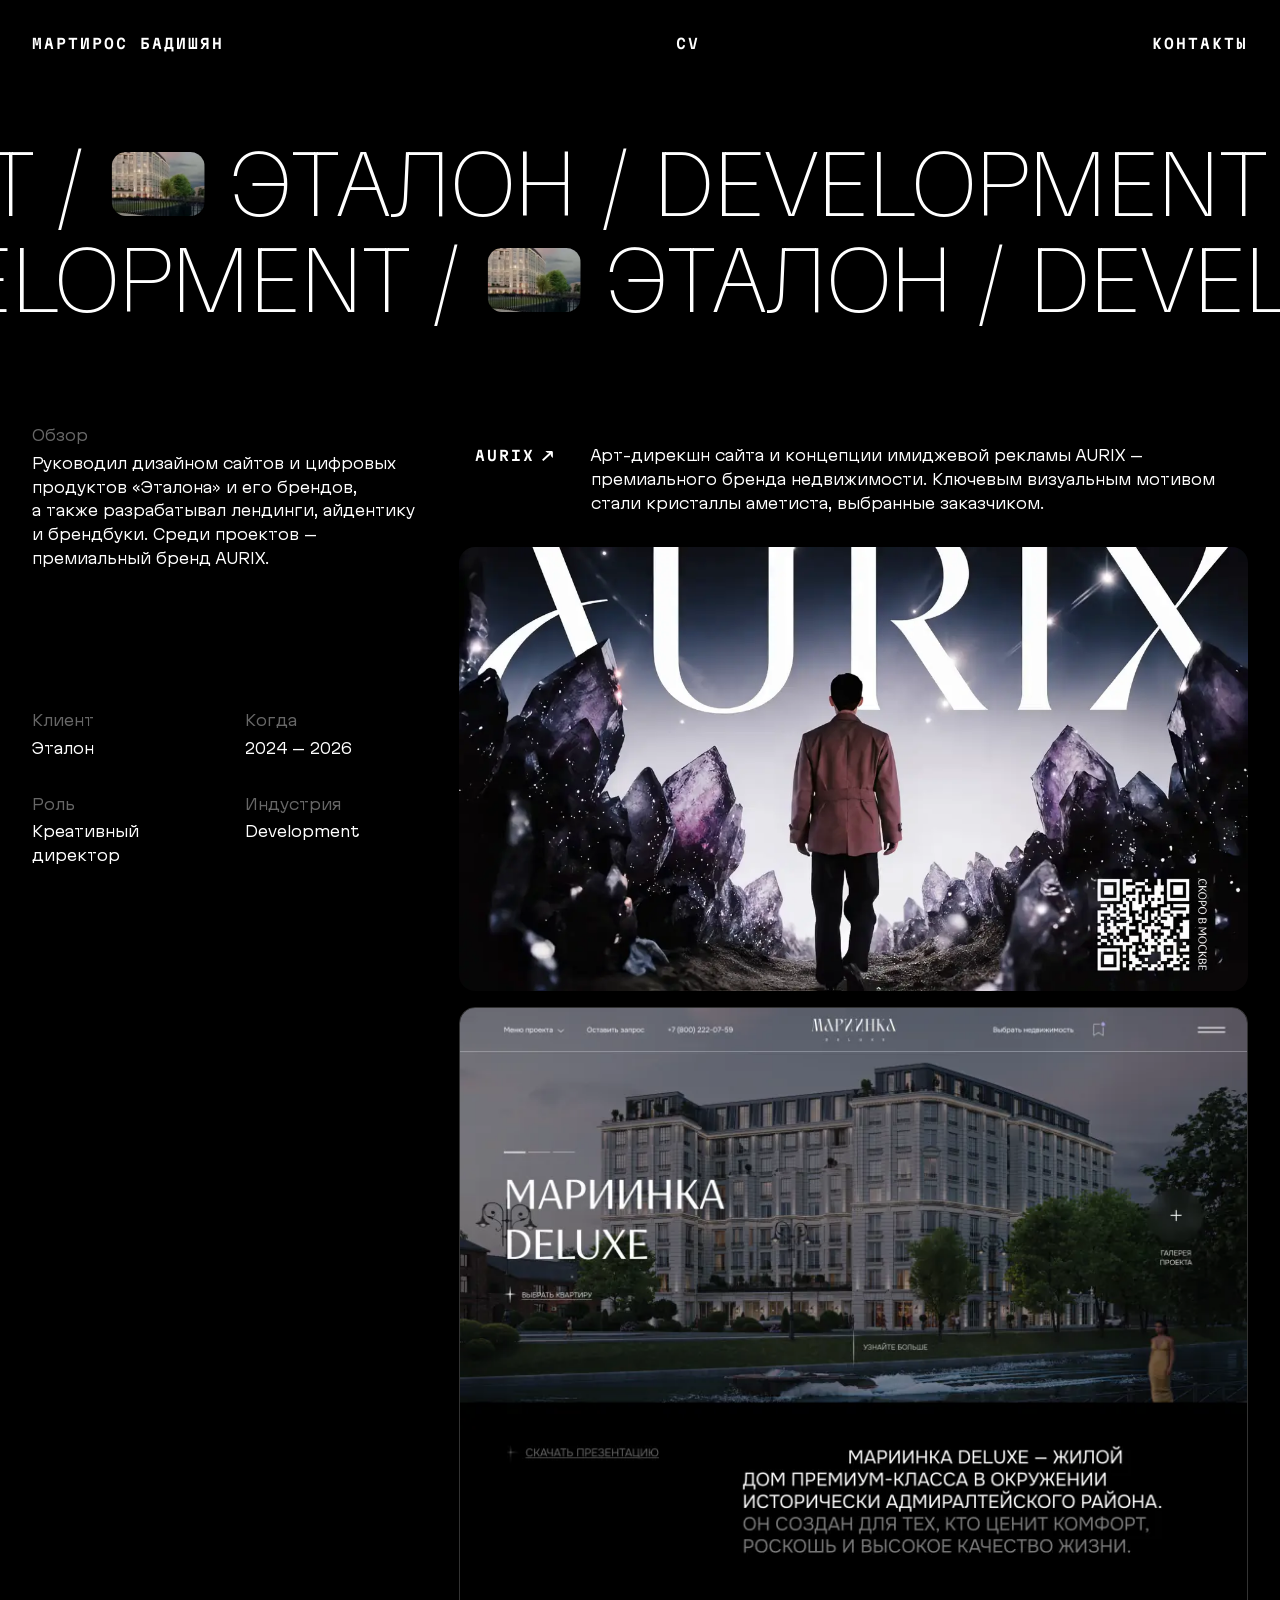
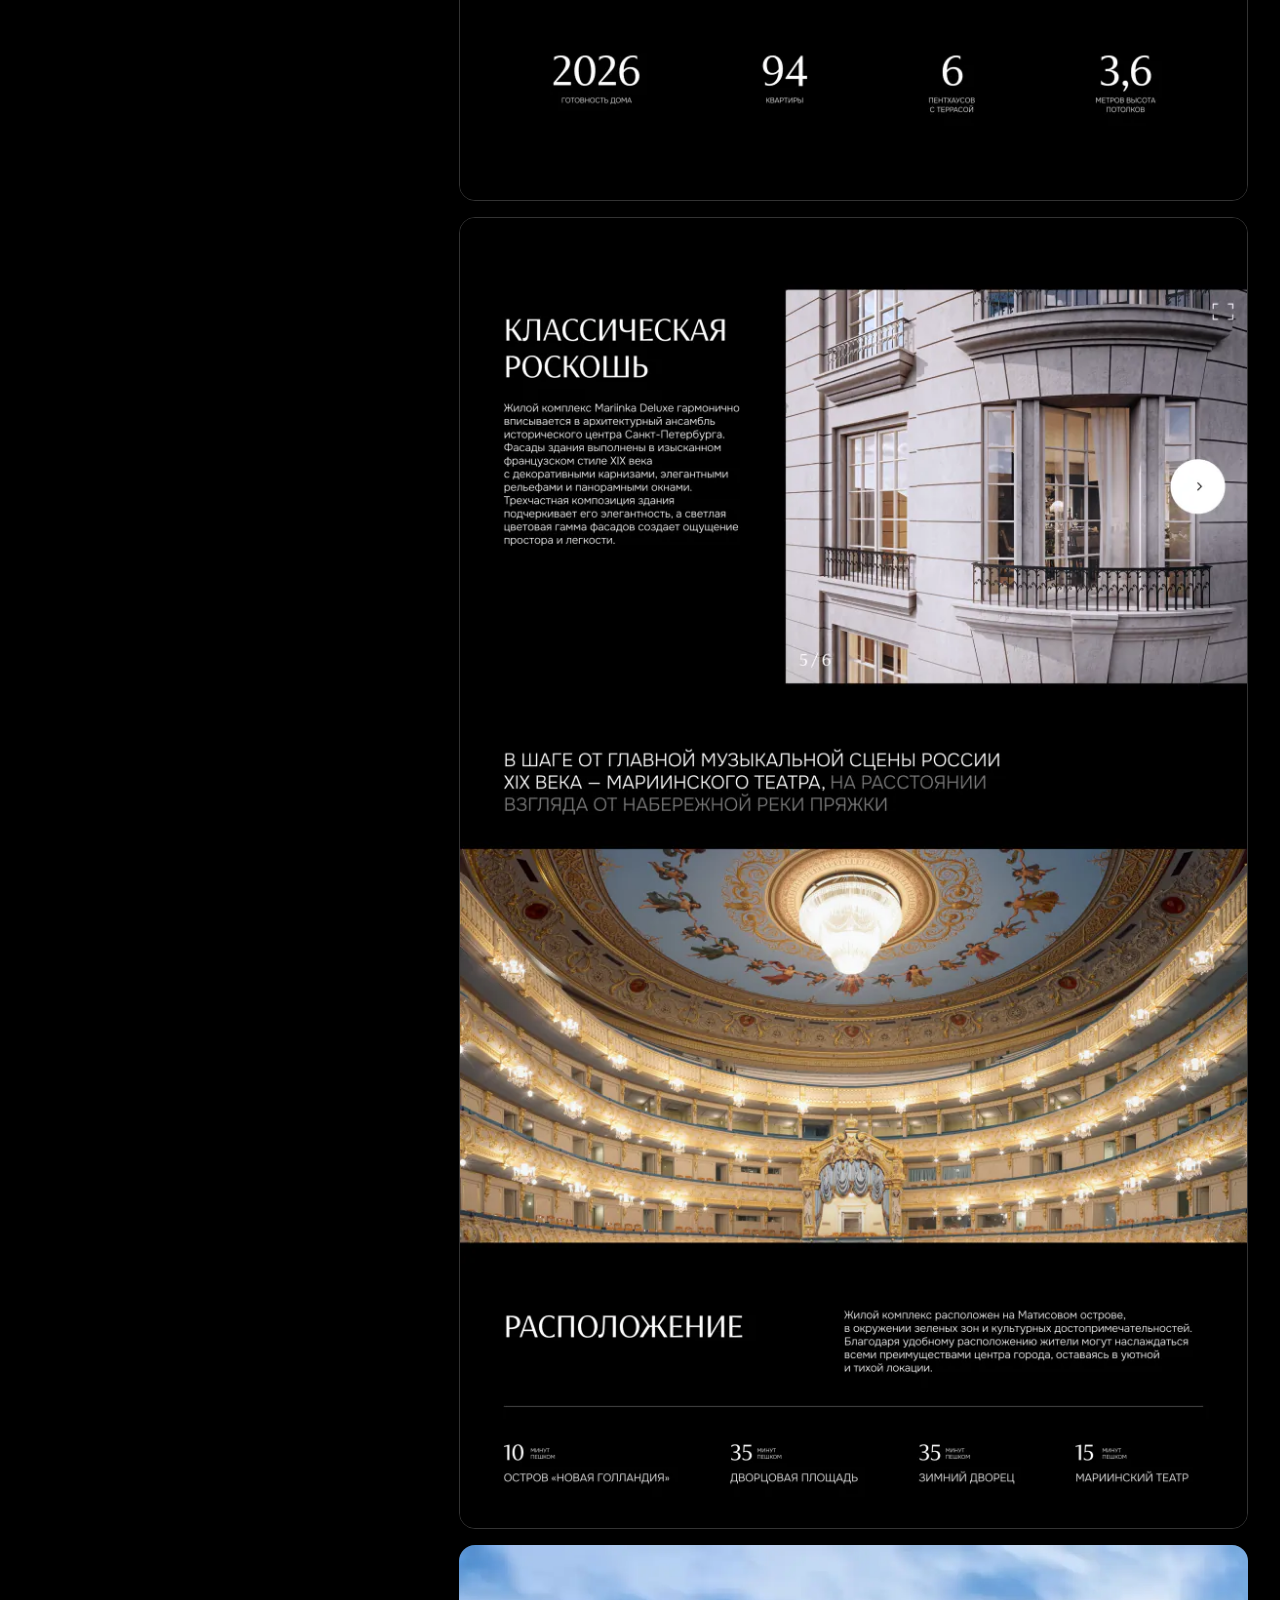
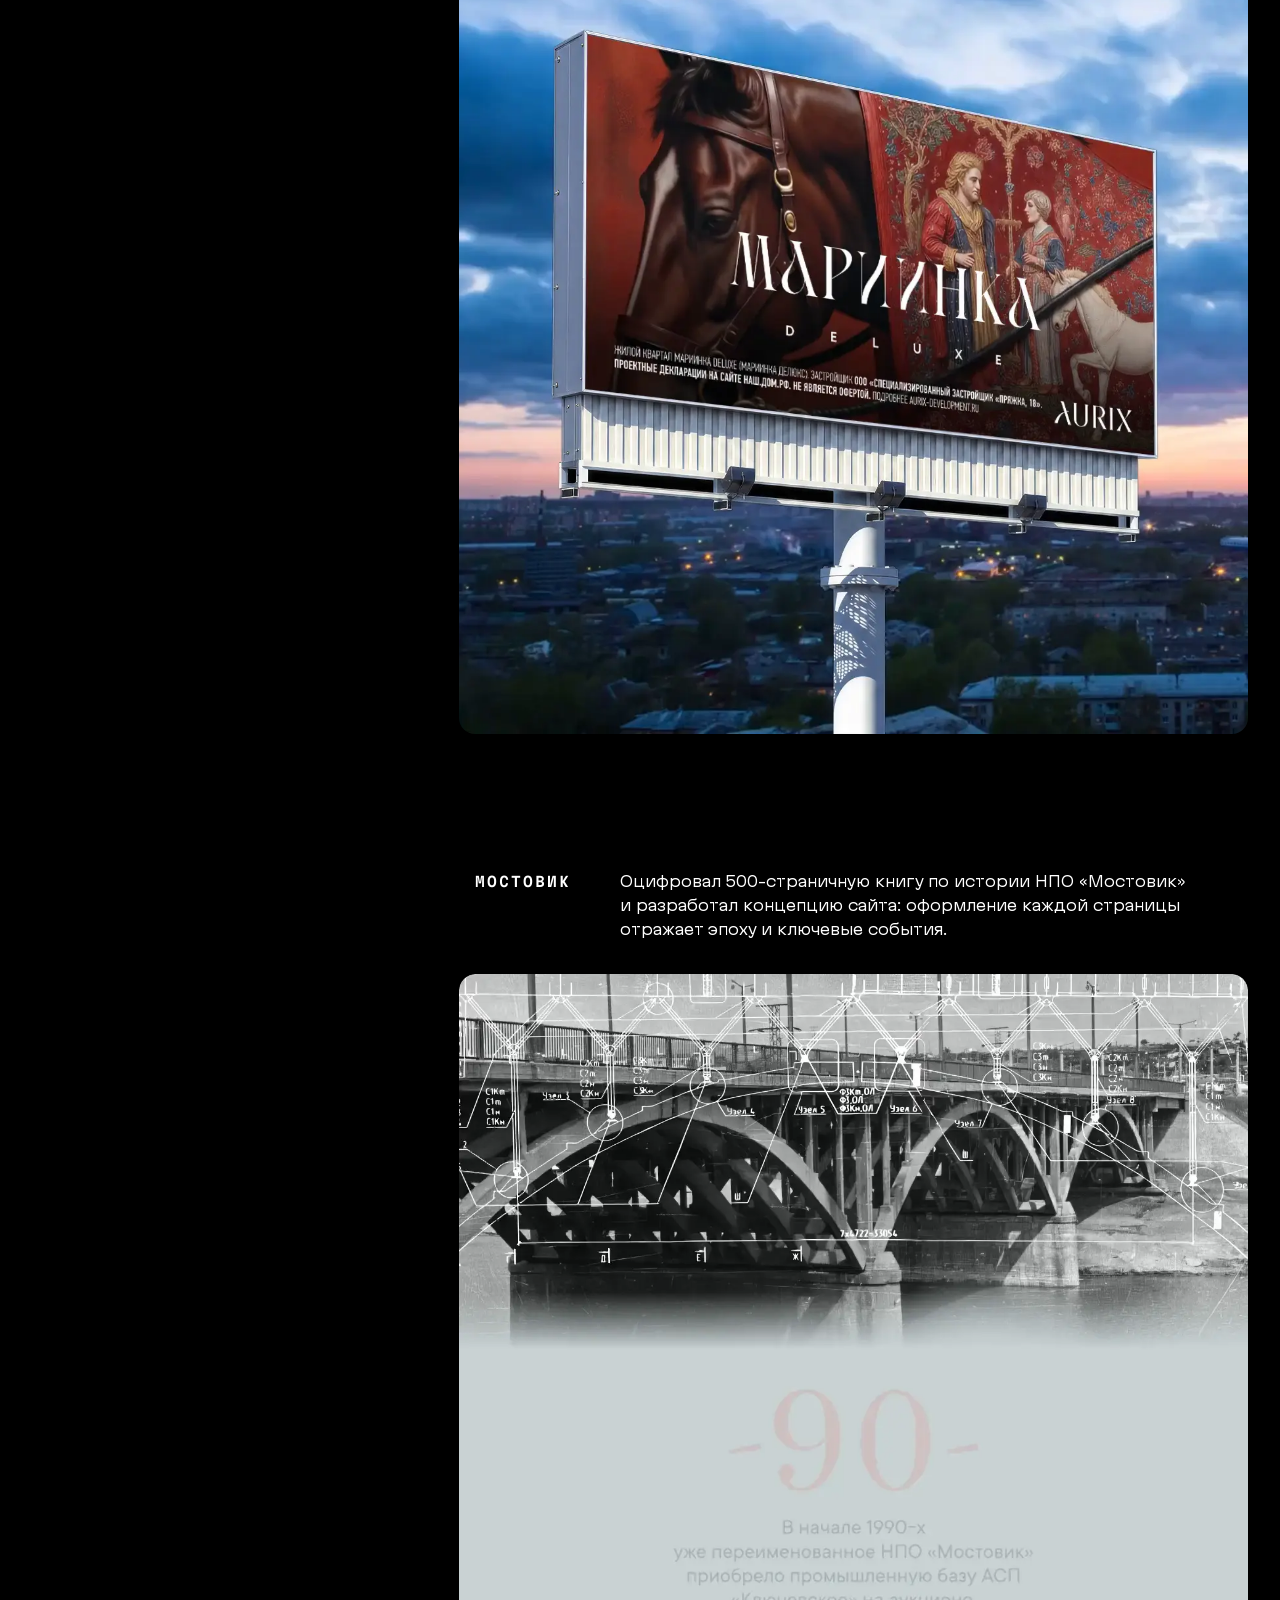
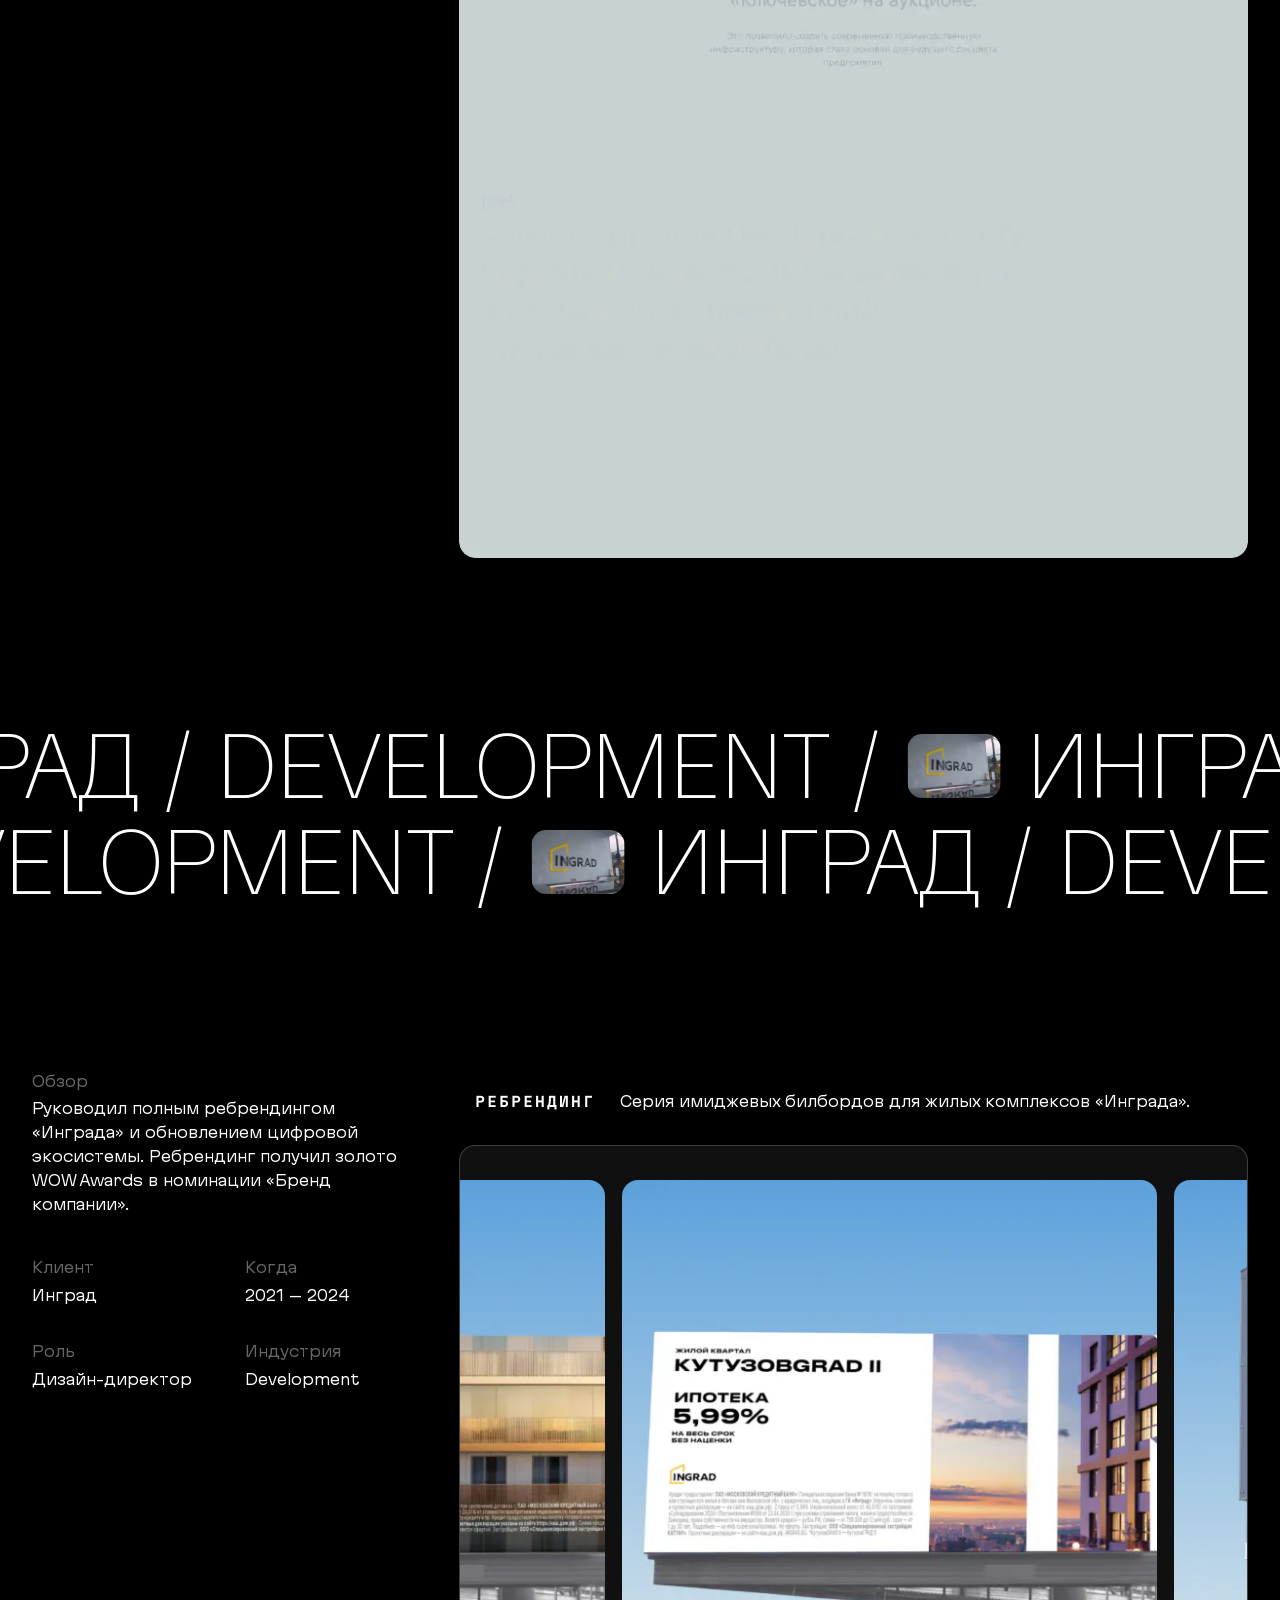
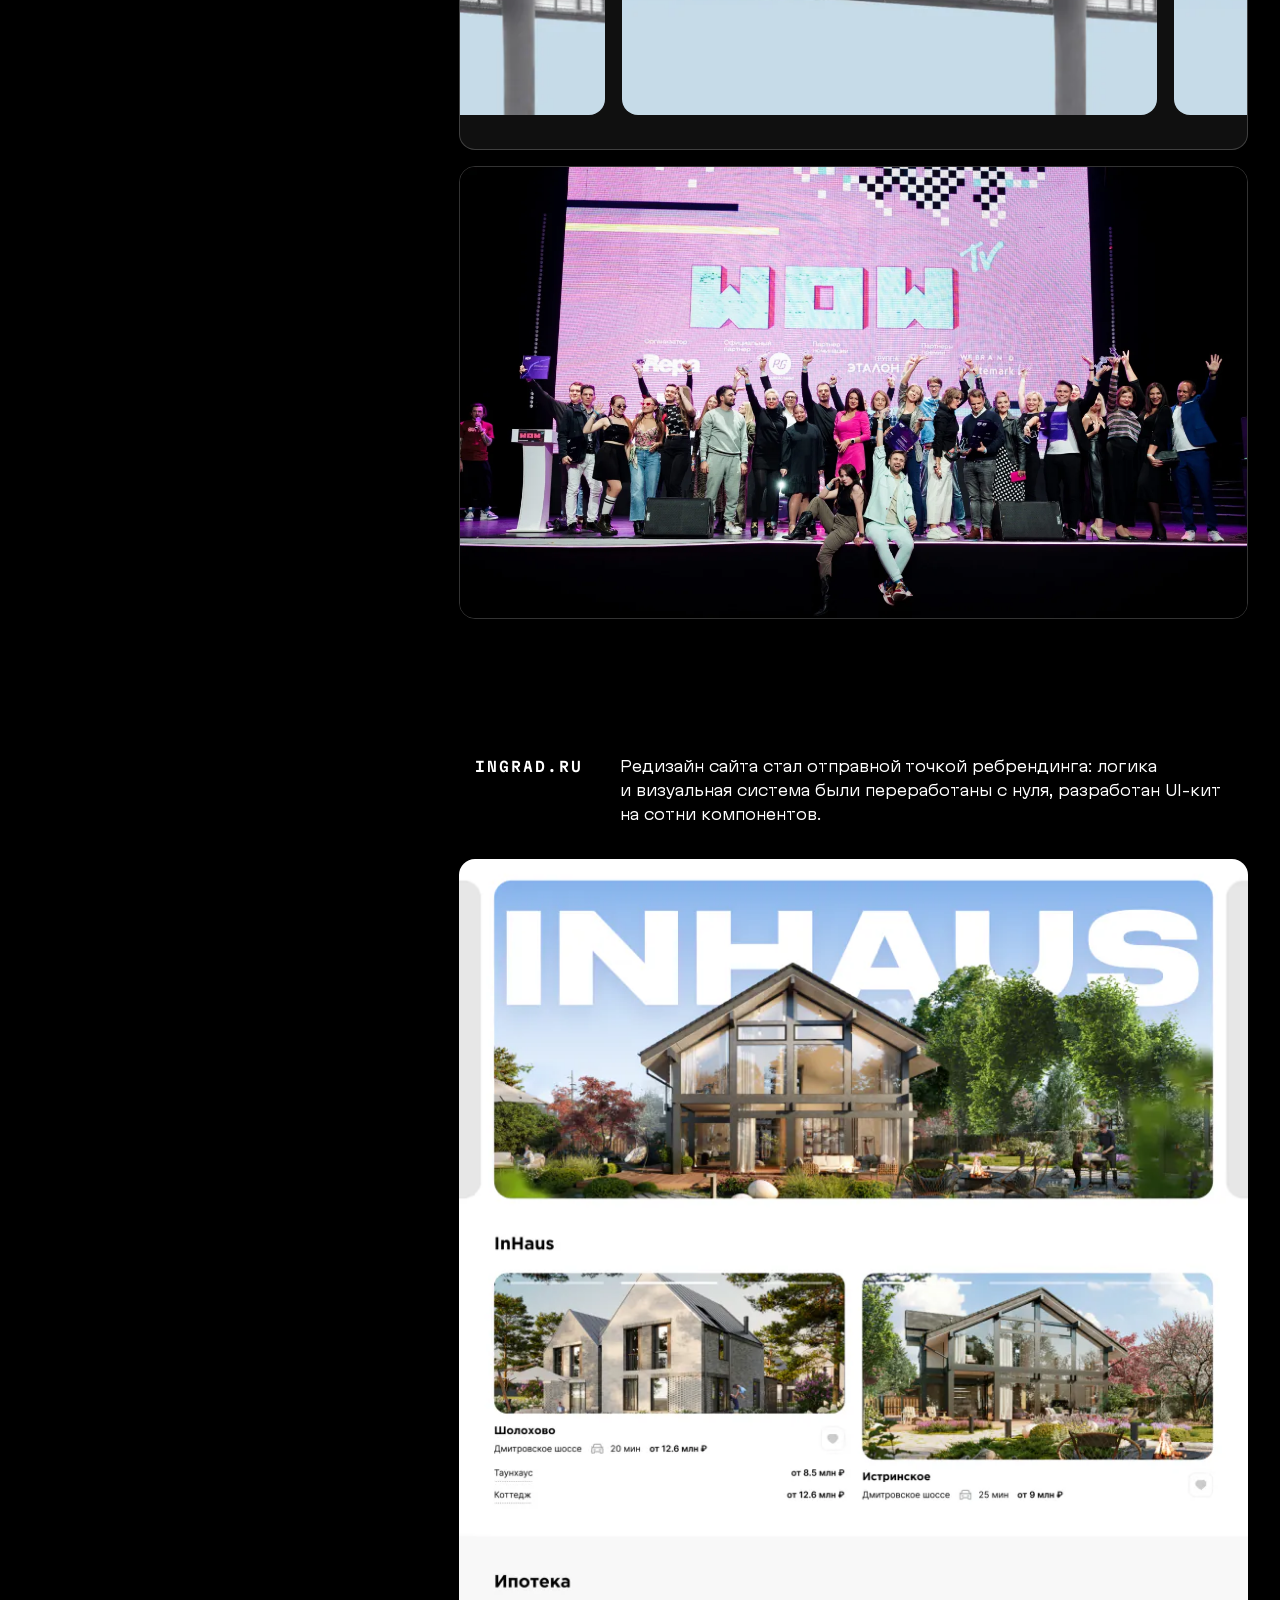
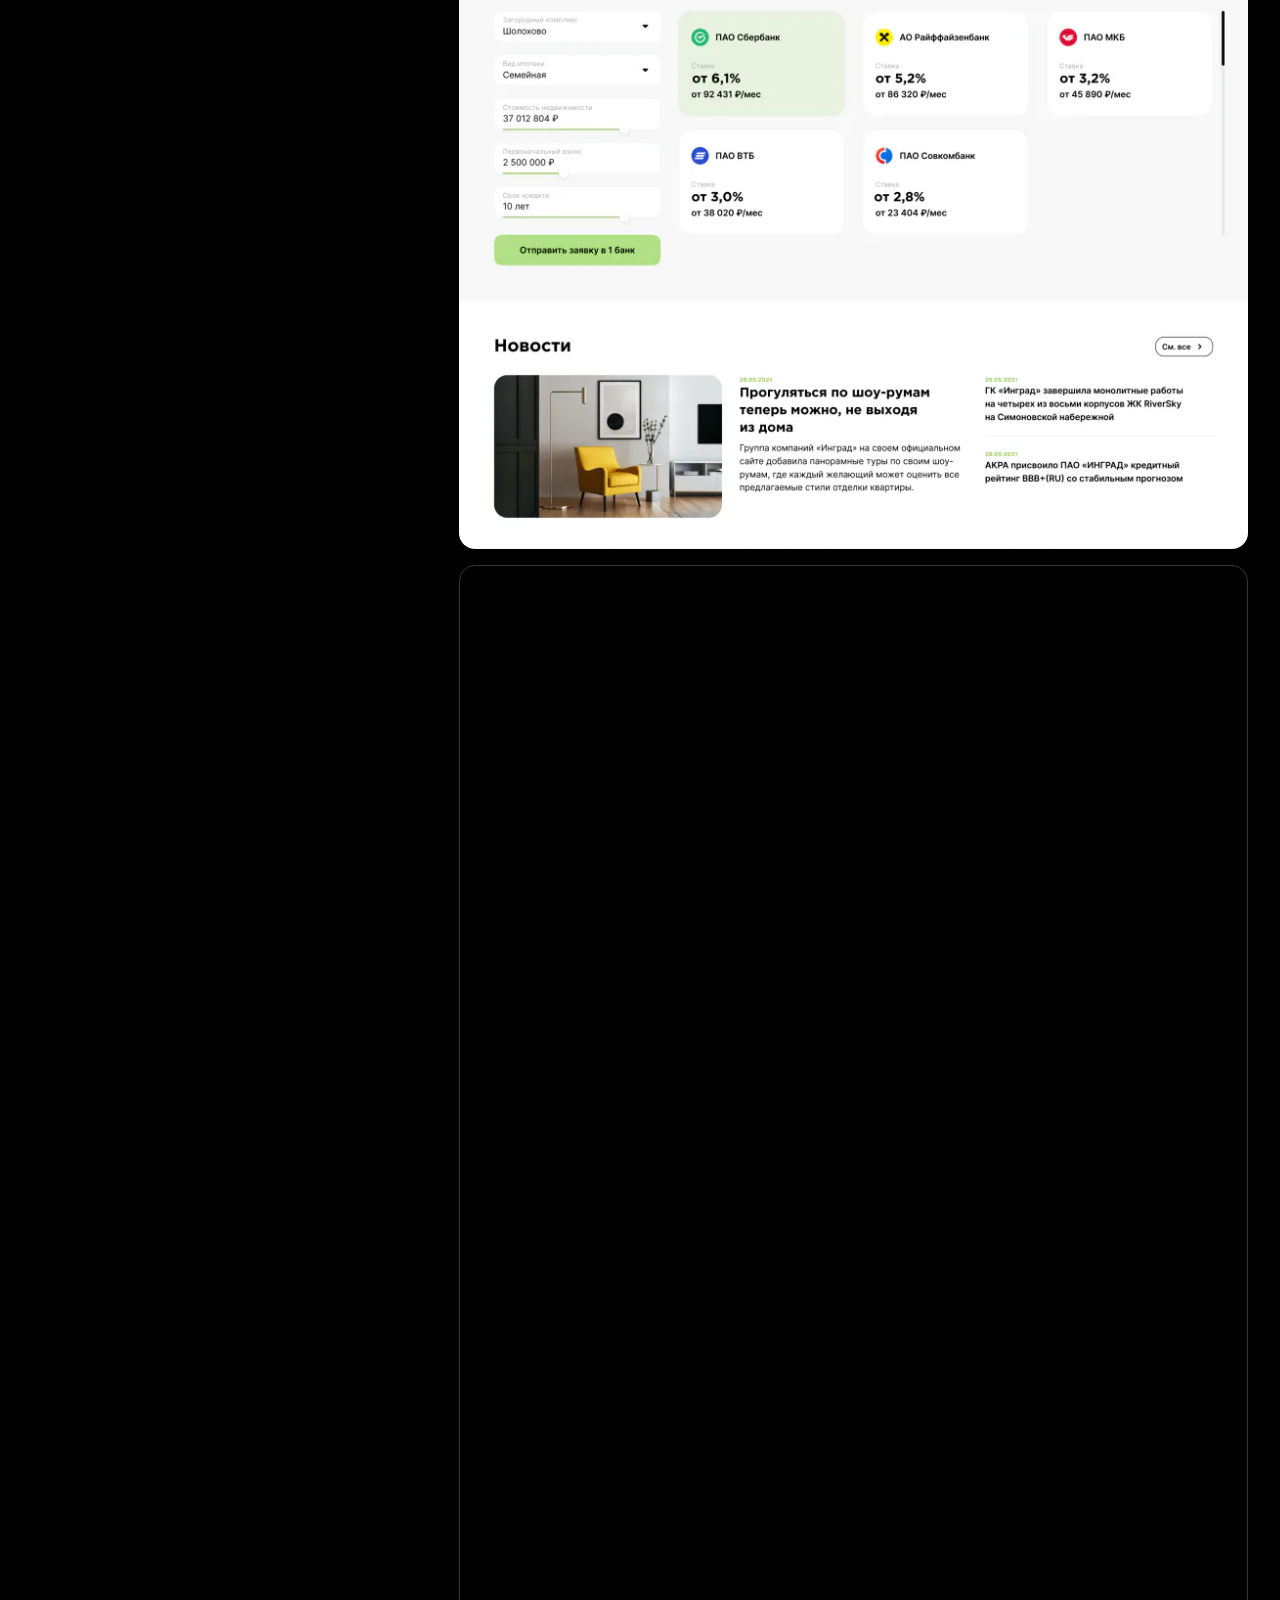
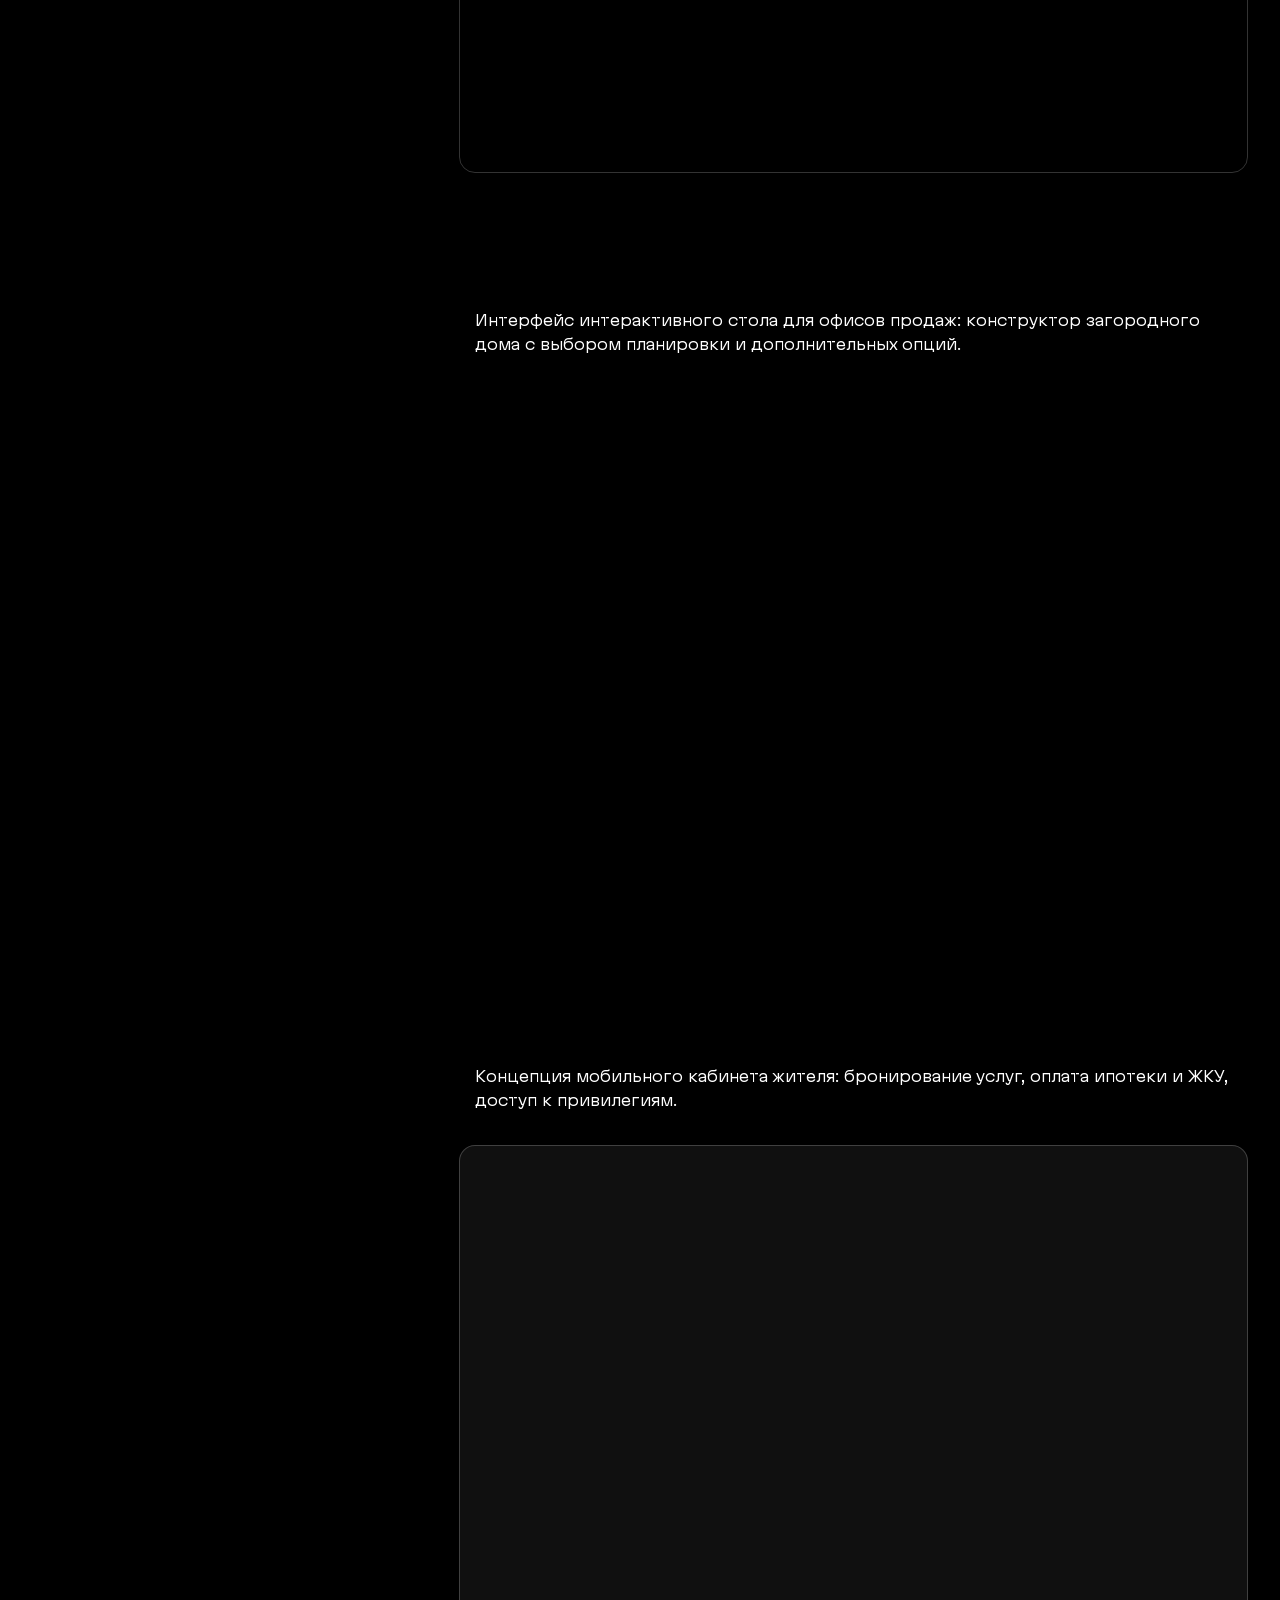
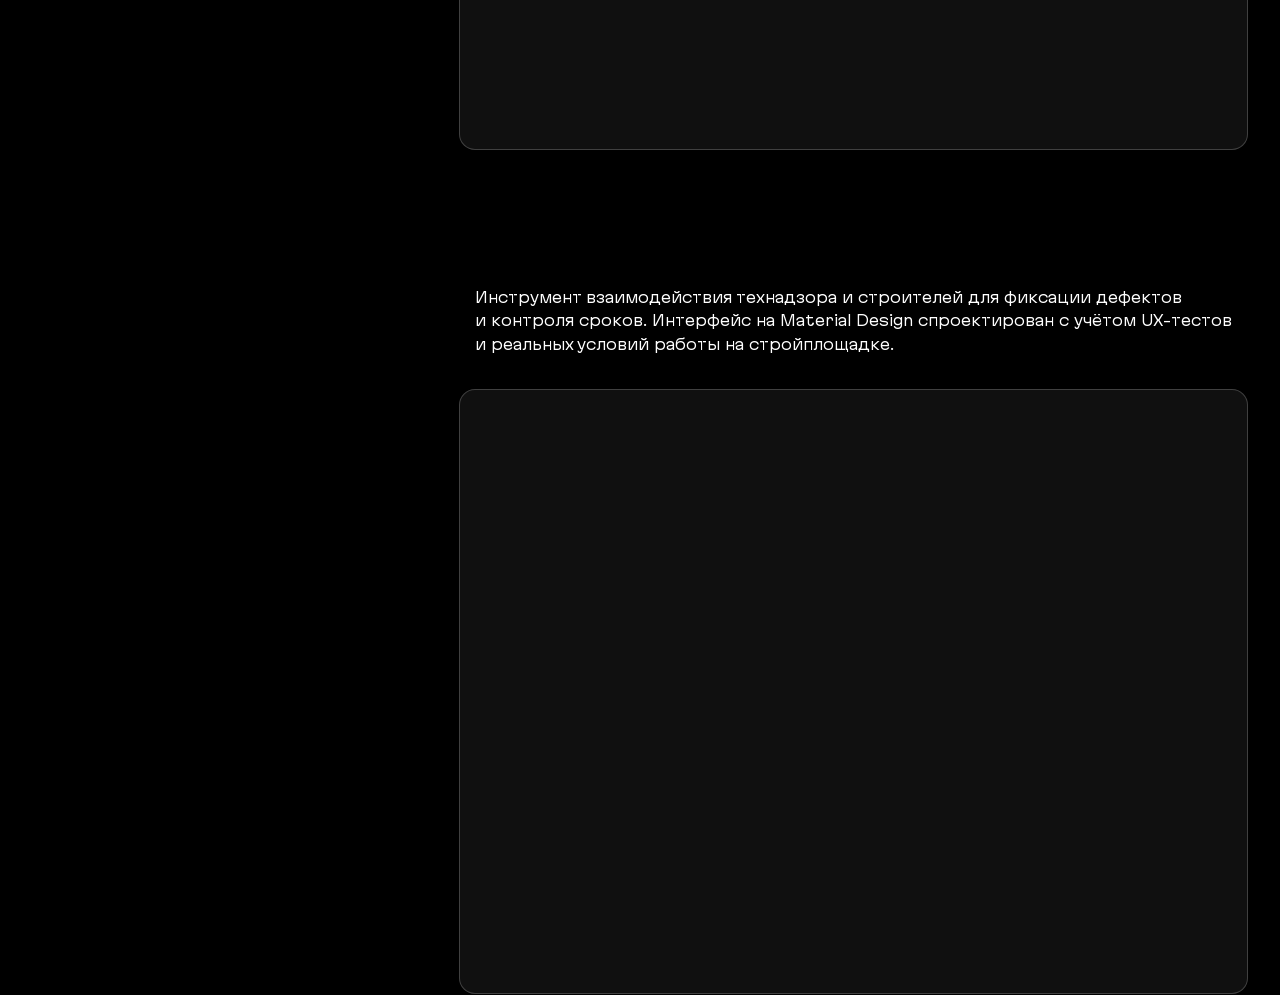
<file: etalon.html>
<!DOCTYPE html><!--e9ZHUicWxz8yHm6qm8V3A--><html lang="ru" class="__variable_58f898"><head><meta charSet="utf-8"/><meta name="viewport" content="width=device-width, initial-scale=1"/><link rel="preload" href="/_next/static/media/d74b776de7ffedde-s.p.woff2" as="font" crossorigin="" type="font/woff2"/><link rel="stylesheet" href="/_next/static/css/91978d6b36ca3895.css" data-precedence="next"/><link rel="preload" as="script" fetchPriority="low" href="/_next/static/chunks/webpack-d15b27e1f25c1fc1.js"/><script src="/_next/static/chunks/4bd1b696-c023c6e3521b1417.js" async=""></script><script src="/_next/static/chunks/255-2005b055456c798b.js" async=""></script><script src="/_next/static/chunks/main-app-1b4500b93111eabf.js" async=""></script><script src="/_next/static/chunks/176-dbfe7d379a5d476e.js" async=""></script><script src="/_next/static/chunks/612-16c9ca7b276e64dc.js" async=""></script><script src="/_next/static/chunks/877-e512a332c5369705.js" async=""></script><script src="/_next/static/chunks/app/(ru)/%5Bslug%5D/page-7fcc6cb0d0520a25.js" async=""></script><meta name="next-size-adjust" content=""/><meta name="theme-color" content="#000000"/><meta name="color-scheme" content="dark"/><title>Эталон — Мартирос Бадишян</title><meta name="description" content="Руководил дизайном сайтов и цифровых продуктов «Эталона» и его брендов, а также разрабатывал лендинги, айдентику и брендбуки. Среди проектов – премиальный бренд AURIX."/><link rel="canonical" href="https://badishyan.com/etalon"/><link rel="alternate" hrefLang="ru" href="https://badishyan.com/etalon"/><link rel="alternate" hrefLang="en" href="https://badishyan.com/en/etalon"/><meta property="og:title" content="Эталон — Мартирос Бадишян"/><meta property="og:description" content="Руководил дизайном сайтов и цифровых продуктов «Эталона» и его брендов, а также разрабатывал лендинги, айдентику и брендбуки. Среди проектов – премиальный бренд AURIX."/><meta property="og:url" content="https://badishyan.com/etalon"/><meta property="og:site_name" content="Мартирос Бадишян"/><meta property="og:locale" content="ru_RU"/><meta property="og:image" content="https://badishyan.com/og.png"/><meta property="og:image:width" content="1200"/><meta property="og:image:height" content="630"/><meta property="og:locale:alternate" content="en_US"/><meta property="og:type" content="website"/><meta name="twitter:card" content="summary_large_image"/><meta name="twitter:title" content="Эталон — Мартирос Бадишян"/><meta name="twitter:description" content="Руководил дизайном сайтов и цифровых продуктов «Эталона» и его брендов, а также разрабатывал лендинги, айдентику и брендбуки. Среди проектов – премиальный бренд AURIX."/><meta name="twitter:image" content="https://badishyan.com/og.png"/><link rel="icon" href="/favicon.ico" type="image/x-icon" sizes="16x16"/><link rel="icon" href="/icon.svg?dc76ed37b3e27393" type="image/svg+xml" sizes="any"/><link rel="apple-touch-icon" href="/apple-icon.png?2944dd69cf27ddbf" type="image/png" sizes="180x180"/><script src="/_next/static/chunks/polyfills-42372ed130431b0a.js" noModule=""></script></head><body><div hidden=""><!--$--><!--/$--></div><script type="application/ld+json">{"@context":"https://schema.org","@graph":[{"@type":"Person","@id":"https://badishyan.com/#person","name":"Мартирос Бадишян","alternateName":"Martiros Badishyan","jobTitle":"Дизайн-директор","description":"Более 15 лет в digital-дизайне, брендинге и рекламе. Руковожу командами и сам делаю интерфейсы, дизайн-системы и айдентику.","url":"https://badishyan.com/","image":"https://badishyan.com/og.png","email":"mailto:badishyan@gmail.com","sameAs":["https://t.me/Badishyan","https://www.instagram.com/b.martiros/"],"address":{"@type":"PostalAddress","addressLocality":"Москва","addressCountry":"RU"},"knowsAbout":["Digital design","Branding","UX/UI","Design systems","Art direction"]},{"@type":"CreativeWork","name":"Эталон","description":"Руководил дизайном сайтов и цифровых продуктов «Эталона» и его брендов, а также разрабатывал лендинги, айдентику и брендбуки. Среди проектов – премиальный бренд AURIX.","url":"https://badishyan.com/etalon","inLanguage":"ru","image":"https://badishyan.com/projects/etalon.webp","genre":"Development","temporalCoverage":"2024/2026","creator":{"@id":"https://badishyan.com/#person"}}]}</script><header class="fixed inset-x-0 top-0 z-50 flex h-[5.5rem] items-center px-4 md:px-8"><div aria-hidden="true" class="pointer-events-none absolute inset-x-0 top-0 -z-10 h-[7.5rem]"><div class="absolute inset-0" style="backdrop-filter:blur(0.5px);-webkit-backdrop-filter:blur(0.5px);mask-image:linear-gradient(to top, transparent 0%, #000 20%, #000 40%, transparent 60%);-webkit-mask-image:linear-gradient(to top, transparent 0%, #000 20%, #000 40%, transparent 60%)"></div><div class="absolute inset-0" style="backdrop-filter:blur(1px);-webkit-backdrop-filter:blur(1px);mask-image:linear-gradient(to top, transparent 20%, #000 40%, #000 60%, transparent 80%);-webkit-mask-image:linear-gradient(to top, transparent 20%, #000 40%, #000 60%, transparent 80%)"></div><div class="absolute inset-0" style="backdrop-filter:blur(2px);-webkit-backdrop-filter:blur(2px);mask-image:linear-gradient(to top, transparent 40%, #000 60%, #000 80%, transparent 100%);-webkit-mask-image:linear-gradient(to top, transparent 40%, #000 60%, #000 80%, transparent 100%)"></div><div class="absolute inset-0" style="backdrop-filter:blur(4px);-webkit-backdrop-filter:blur(4px);mask-image:linear-gradient(to top, transparent 60%, #000 80%, #000 100%, transparent 120%);-webkit-mask-image:linear-gradient(to top, transparent 60%, #000 80%, #000 100%, transparent 120%)"></div><div class="absolute inset-0" style="backdrop-filter:blur(8px);-webkit-backdrop-filter:blur(8px);mask-image:linear-gradient(to top, transparent 80%, #000 100%);-webkit-mask-image:linear-gradient(to top, transparent 80%, #000 100%)"></div><div class="absolute inset-0 bg-[linear-gradient(to_bottom,rgb(0_0_0/0.8),rgb(0_0_0/0.4)_45%,transparent)]"></div></div><nav class="site-nav label-caps flex flex-1 items-center justify-between leading-[1.7]" aria-label="Основная навигация"><a aria-label="М.Б. Мартирос Бадишян" href="/"><span class="md:hidden"><span aria-hidden="true" class="whitespace-pre">М.Б.</span></span><span class="hidden md:block"><span aria-hidden="true" class="whitespace-pre">Мартирос Бадишян</span></span></a><a href="/martiros-badishyan-cv.pdf" target="_blank" rel="noopener noreferrer" aria-label="CV"><span aria-hidden="true" class="whitespace-pre">CV</span></a><button type="button" aria-expanded="false" aria-label="Контакты" class="cursor-pointer uppercase"><span aria-hidden="true" class="whitespace-pre">Контакты</span></button></nav></header><main><div aria-hidden="true" class="divider overflow-hidden divider--intro pt-[7rem] pb-16 lg:pt-[8.5rem] lg:pb-24"><div class="text-[min(3rem,calc((100vw-1.5rem)/8.6))] font-[100] uppercase leading-[1.2] whitespace-pre [font-stretch:100%] md:text-[5rem]"><div class="divider-enter divider-row--left-enter"><div class="divider-drift divider-row--left-drift" style="--reps:8"><p class="divider-row divider-row--left"> / <span class="divider-pill"><video src="/projects/etalon-pill.mp4" poster="/projects/etalon-pill.webp" muted="" loop="" playsInline="" preload="none" disablePictureInPicture="" disableRemotePlayback="" aria-hidden="true" tabindex="-1" class="size-full object-cover"></video></span> Эталон<!-- --> / Development<!-- --> / <span class="divider-pill"><video src="/projects/etalon-pill.mp4" poster="/projects/etalon-pill.webp" muted="" loop="" playsInline="" preload="none" disablePictureInPicture="" disableRemotePlayback="" aria-hidden="true" tabindex="-1" class="size-full object-cover"></video></span> Эталон<!-- --> / Development<!-- --> / <span class="divider-pill"><video src="/projects/etalon-pill.mp4" poster="/projects/etalon-pill.webp" muted="" loop="" playsInline="" preload="none" disablePictureInPicture="" disableRemotePlayback="" aria-hidden="true" tabindex="-1" class="size-full object-cover"></video></span> Эталон<!-- --> / Development<!-- --> / <span class="divider-pill"><video src="/projects/etalon-pill.mp4" poster="/projects/etalon-pill.webp" muted="" loop="" playsInline="" preload="none" disablePictureInPicture="" disableRemotePlayback="" aria-hidden="true" tabindex="-1" class="size-full object-cover"></video></span> Эталон<!-- --> / Development<!-- --> / <span class="divider-pill"><video src="/projects/etalon-pill.mp4" poster="/projects/etalon-pill.webp" muted="" loop="" playsInline="" preload="none" disablePictureInPicture="" disableRemotePlayback="" aria-hidden="true" tabindex="-1" class="size-full object-cover"></video></span> Эталон<!-- --> / Development<!-- --> / <span class="divider-pill"><video src="/projects/etalon-pill.mp4" poster="/projects/etalon-pill.webp" muted="" loop="" playsInline="" preload="none" disablePictureInPicture="" disableRemotePlayback="" aria-hidden="true" tabindex="-1" class="size-full object-cover"></video></span> Эталон<!-- --> / Development<!-- --> / <span class="divider-pill"><video src="/projects/etalon-pill.mp4" poster="/projects/etalon-pill.webp" muted="" loop="" playsInline="" preload="none" disablePictureInPicture="" disableRemotePlayback="" aria-hidden="true" tabindex="-1" class="size-full object-cover"></video></span> Эталон<!-- --> / Development<!-- --> / <span class="divider-pill"><video src="/projects/etalon-pill.mp4" poster="/projects/etalon-pill.webp" muted="" loop="" playsInline="" preload="none" disablePictureInPicture="" disableRemotePlayback="" aria-hidden="true" tabindex="-1" class="size-full object-cover"></video></span> Эталон<!-- --> / Development</p></div></div><div class="divider-enter divider-row--right-enter"><div class="divider-drift divider-row--right-drift" style="--reps:8"><p class="divider-row divider-row--right"> / <span class="divider-pill"><video src="/projects/etalon-pill.mp4" poster="/projects/etalon-pill.webp" muted="" loop="" playsInline="" preload="none" disablePictureInPicture="" disableRemotePlayback="" aria-hidden="true" tabindex="-1" class="size-full object-cover"></video></span> Эталон<!-- --> / Development<!-- --> / <span class="divider-pill"><video src="/projects/etalon-pill.mp4" poster="/projects/etalon-pill.webp" muted="" loop="" playsInline="" preload="none" disablePictureInPicture="" disableRemotePlayback="" aria-hidden="true" tabindex="-1" class="size-full object-cover"></video></span> Эталон<!-- --> / Development<!-- --> / <span class="divider-pill"><video src="/projects/etalon-pill.mp4" poster="/projects/etalon-pill.webp" muted="" loop="" playsInline="" preload="none" disablePictureInPicture="" disableRemotePlayback="" aria-hidden="true" tabindex="-1" class="size-full object-cover"></video></span> Эталон<!-- --> / Development<!-- --> / <span class="divider-pill"><video src="/projects/etalon-pill.mp4" poster="/projects/etalon-pill.webp" muted="" loop="" playsInline="" preload="none" disablePictureInPicture="" disableRemotePlayback="" aria-hidden="true" tabindex="-1" class="size-full object-cover"></video></span> Эталон<!-- --> / Development<!-- --> / <span class="divider-pill"><video src="/projects/etalon-pill.mp4" poster="/projects/etalon-pill.webp" muted="" loop="" playsInline="" preload="none" disablePictureInPicture="" disableRemotePlayback="" aria-hidden="true" tabindex="-1" class="size-full object-cover"></video></span> Эталон<!-- --> / Development<!-- --> / <span class="divider-pill"><video src="/projects/etalon-pill.mp4" poster="/projects/etalon-pill.webp" muted="" loop="" playsInline="" preload="none" disablePictureInPicture="" disableRemotePlayback="" aria-hidden="true" tabindex="-1" class="size-full object-cover"></video></span> Эталон<!-- --> / Development<!-- --> / <span class="divider-pill"><video src="/projects/etalon-pill.mp4" poster="/projects/etalon-pill.webp" muted="" loop="" playsInline="" preload="none" disablePictureInPicture="" disableRemotePlayback="" aria-hidden="true" tabindex="-1" class="size-full object-cover"></video></span> Эталон<!-- --> / Development<!-- --> / <span class="divider-pill"><video src="/projects/etalon-pill.mp4" poster="/projects/etalon-pill.webp" muted="" loop="" playsInline="" preload="none" disablePictureInPicture="" disableRemotePlayback="" aria-hidden="true" tabindex="-1" class="size-full object-cover"></video></span> Эталон<!-- --> / Development</p></div></div></div></div><section data-case="etalon" aria-label="Эталон" class="grid gap-x-8 gap-y-24 px-3 md:px-8 lg:grid-cols-[minmax(0,1fr)_minmax(0,2fr)] case-enter"><h1 class="sr-only">Эталон</h1><aside class="flex flex-col gap-10 text-[0.875rem] leading-[1.7] lg:sticky lg:top-[15.25rem] lg:h-[calc(100svh-17.25rem)] lg:min-h-[22.5rem] lg:justify-between"><div class="flex flex-col gap-1"><p class="text-muted">Обзор</p><p class="max-w-[30rem]">Руководил дизайном сайтов и цифровых продуктов «Эталона» и его брендов, а также разрабатывал лендинги, айдентику и брендбуки. Среди проектов – премиальный бренд AURIX.</p></div><div class="flex flex-1 flex-col justify-end"><dl class="grid grid-cols-2 gap-x-8 gap-y-6 lg:sticky lg:bottom-8 lg:gap-y-8"><div class="flex flex-col gap-1"><dt class="text-muted">Клиент</dt><dd>Эталон</dd></div><div class="flex flex-col gap-1"><dt class="text-muted">Когда</dt><dd>2024 – 2026</dd></div><div class="flex flex-col gap-1"><dt class="text-muted">Роль</dt><dd>Креативный директор</dd></div><div class="flex flex-col gap-1"><dt class="text-muted">Индустрия</dt><dd>Development</dd></div></dl></div></aside><div class="flex flex-col gap-20 md:gap-[7.5rem] lg:pt-1"><div class="flex flex-col gap-4"><div class="scroll-reveal flex flex-wrap items-start gap-x-8 gap-y-3 py-4 lg:px-4"><h2 class="label-caps leading-[1.7]"><a href="https://aurix-development.ru" target="_blank" rel="noopener noreferrer" class="group inline-flex items-start"><span>Aurix</span><svg aria-hidden="true" width="24" height="24" viewBox="0 0 24 24" fill="currentColor" class="size-6 shrink-0"><path d="M17.8648 13.915L15.8848 12.0971L15.9319 7.72533L17.0869 8.7858L12.3255 8.82908L10.3455 7.01113L16.9337 7.00031L17.8766 7.866L17.8648 13.915ZM8.41264 17.0532L7.00003 15.6479L16.0026 7.35741L17.4876 8.72087L8.41264 17.0532Z"></path></svg></a></h2><p class="min-w-[min(20rem,100%)] flex-1 text-[0.875rem] leading-[1.7]">Арт‑дирекшн сайта и концепции имиджевой рекламы AURIX – премиального бренда недвижимости. Ключевым визуальным мотивом стали кристаллы аметиста, выбранные заказчиком.</p></div><div class="scroll-reveal"><div class="relative w-full overflow-hidden rounded-2xl" style="aspect-ratio:1280 / 720"><video src="/cases/etalon/aurix.mp4" poster="/cases/etalon/aurix-poster.webp" muted="" loop="" playsInline="" preload="metadata" disablePictureInPicture="" disableRemotePlayback="" aria-hidden="true" tabindex="-1" class="absolute inset-0 size-full object-cover"></video></div></div><div class="scroll-reveal"><img src="/cases/etalon/site-1-2444.webp" srcSet="/cases/etalon/site-1-2444.webp 2444w, /cases/etalon/site-1-1503.webp 1503w, /cases/etalon/site-1-807.webp 807w" sizes="(min-width: 1024px) calc((100vw - 96px) * 0.667 * 1.000), (min-width: 768px) calc((100vw - 64px) * 1.000), calc((100vw - 24px) * 1.000)" width="2444" height="2455" alt="Первый экран сайта AURIX" loading="lazy" class="h-auto w-full rounded-2xl object-cover border border-line "/></div><div class="scroll-reveal"><img src="/cases/etalon/site-2-2444.webp" srcSet="/cases/etalon/site-2-2444.webp 2444w, /cases/etalon/site-2-1503.webp 1503w, /cases/etalon/site-2-807.webp 807w" sizes="(min-width: 1024px) calc((100vw - 96px) * 0.667 * 1.000), (min-width: 768px) calc((100vw - 64px) * 1.000), calc((100vw - 24px) * 1.000)" width="2444" height="4067" alt="Страницы сайта AURIX" loading="lazy" class="h-auto w-full rounded-2xl object-cover border border-line "/></div><div class="scroll-reveal"><div class="relative w-full overflow-hidden rounded-2xl" style="aspect-ratio:1200 / 1200"><video src="/cases/etalon/billboard.mp4" poster="/cases/etalon/billboard-poster.webp" muted="" loop="" playsInline="" preload="metadata" disablePictureInPicture="" disableRemotePlayback="" aria-hidden="true" tabindex="-1" class="absolute inset-0 size-full object-cover"></video></div></div></div><div class="flex flex-col gap-4"><div class="scroll-reveal flex flex-wrap items-start gap-x-8 gap-y-3 py-4 lg:px-4"><h2 class="label-caps w-[8.8125rem] max-w-[7.0625rem] leading-[1.7]">Мостовик</h2><p class="min-w-[min(20rem,100%)] flex-1 text-[0.875rem] leading-[1.7]">Оцифровал 500‑страничную книгу по истории НПО «Мостовик» и разработал концепцию сайта: оформление каждой страницы отражает эпоху и ключевые события.</p></div><div class="scroll-reveal"><div class="relative w-full overflow-hidden rounded-2xl" style="aspect-ratio:1280 / 1920"><video src="/cases/etalon/mostovik.mp4" poster="/cases/etalon/mostovik-poster.webp" muted="" loop="" playsInline="" preload="metadata" disablePictureInPicture="" disableRemotePlayback="" aria-hidden="true" tabindex="-1" class="absolute inset-0 size-full object-cover"></video></div></div></div></div></section><div class="h-px"></div></main><!--$--><!--/$--><script src="/_next/static/chunks/webpack-d15b27e1f25c1fc1.js" id="_R_" async=""></script><script>(self.__next_f=self.__next_f||[]).push([0])</script><script>self.__next_f.push([1,"1:\"$Sreact.fragment\"\n2:I[9766,[],\"\"]\n3:I[8924,[],\"\"]\n4:I[2042,[\"176\",\"static/chunks/176-dbfe7d379a5d476e.js\",\"612\",\"static/chunks/612-16c9ca7b276e64dc.js\",\"877\",\"static/chunks/877-e512a332c5369705.js\",\"461\",\"static/chunks/app/(ru)/%5Bslug%5D/page-7fcc6cb0d0520a25.js\"],\"Signature\"]\n5:I[741,[\"176\",\"static/chunks/176-dbfe7d379a5d476e.js\",\"612\",\"static/chunks/612-16c9ca7b276e64dc.js\",\"877\",\"static/chunks/877-e512a332c5369705.js\",\"461\",\"static/chunks/app/(ru)/%5Bslug%5D/page-7fcc6cb0d0520a25.js\"],\"ScrollFallback\"]\n7:I[4431,[],\"OutletBoundary\"]\n9:I[5278,[],\"AsyncMetadataOutlet\"]\nb:I[4431,[],\"ViewportBoundary\"]\nd:I[4431,[],\"MetadataBoundary\"]\ne:\"$Sreact.suspense\"\n10:I[7150,[],\"\"]\n:HL[\"/_next/static/media/d74b776de7ffedde-s.p.woff2\",\"font\",{\"crossOrigin\":\"\",\"type\":\"font/woff2\"}]\n:HL[\"/_next/static/css/91978d6b36ca3895.css\",\"style\"]\n"])</script><script>self.__next_f.push([1,"0:{\"P\":null,\"b\":\"e9ZHUicWxz8yHm6qm8V3A\",\"p\":\"\",\"c\":[\"\",\"etalon\"],\"i\":false,\"f\":[[[\"\",{\"children\":[\"(ru)\",{\"children\":[[\"slug\",\"etalon\",\"d\"],{\"children\":[\"__PAGE__\",{}]}]},\"$undefined\",\"$undefined\",true]}],[\"\",[\"$\",\"$1\",\"c\",{\"children\":[null,[\"$\",\"$L2\",null,{\"parallelRouterKey\":\"children\",\"error\":\"$undefined\",\"errorStyles\":\"$undefined\",\"errorScripts\":\"$undefined\",\"template\":[\"$\",\"$L3\",null,{}],\"templateStyles\":\"$undefined\",\"templateScripts\":\"$undefined\",\"notFound\":[[[\"$\",\"title\",null,{\"children\":\"404: This page could not be found.\"}],[\"$\",\"div\",null,{\"style\":{\"fontFamily\":\"system-ui,\\\"Segoe UI\\\",Roboto,Helvetica,Arial,sans-serif,\\\"Apple Color Emoji\\\",\\\"Segoe UI Emoji\\\"\",\"height\":\"100vh\",\"textAlign\":\"center\",\"display\":\"flex\",\"flexDirection\":\"column\",\"alignItems\":\"center\",\"justifyContent\":\"center\"},\"children\":[\"$\",\"div\",null,{\"children\":[[\"$\",\"style\",null,{\"dangerouslySetInnerHTML\":{\"__html\":\"body{color:#000;background:#fff;margin:0}.next-error-h1{border-right:1px solid rgba(0,0,0,.3)}@media (prefers-color-scheme:dark){body{color:#fff;background:#000}.next-error-h1{border-right:1px solid rgba(255,255,255,.3)}}\"}}],[\"$\",\"h1\",null,{\"className\":\"next-error-h1\",\"style\":{\"display\":\"inline-block\",\"margin\":\"0 20px 0 0\",\"padding\":\"0 23px 0 0\",\"fontSize\":24,\"fontWeight\":500,\"verticalAlign\":\"top\",\"lineHeight\":\"49px\"},\"children\":404}],[\"$\",\"div\",null,{\"style\":{\"display\":\"inline-block\"},\"children\":[\"$\",\"h2\",null,{\"style\":{\"fontSize\":14,\"fontWeight\":400,\"lineHeight\":\"49px\",\"margin\":0},\"children\":\"This page could not be found.\"}]}]]}]}]],[]],\"forbidden\":\"$undefined\",\"unauthorized\":\"$undefined\"}]]}],{\"children\":[\"(ru)\",[\"$\",\"$1\",\"c\",{\"children\":[[[\"$\",\"link\",\"0\",{\"rel\":\"stylesheet\",\"href\":\"/_next/static/css/91978d6b36ca3895.css\",\"precedence\":\"next\",\"crossOrigin\":\"$undefined\",\"nonce\":\"$undefined\"}]],[\"$\",\"html\",null,{\"lang\":\"ru\",\"className\":\"__variable_58f898\",\"children\":[\"$\",\"body\",null,{\"children\":[[\"$\",\"$L2\",null,{\"parallelRouterKey\":\"children\",\"error\":\"$undefined\",\"errorStyles\":\"$undefined\",\"errorScripts\":\"$undefined\",\"template\":[\"$\",\"$L3\",null,{}],\"templateStyles\":\"$undefined\",\"templateScripts\":\"$undefined\",\"notFound\":[[[\"$\",\"title\",null,{\"children\":\"404: This page could not be found.\"}],[\"$\",\"div\",null,{\"style\":\"$0:f:0:1:1:props:children:1:props:notFound:0:1:props:style\",\"children\":[\"$\",\"div\",null,{\"children\":[[\"$\",\"style\",null,{\"dangerouslySetInnerHTML\":{\"__html\":\"body{color:#000;background:#fff;margin:0}.next-error-h1{border-right:1px solid rgba(0,0,0,.3)}@media (prefers-color-scheme:dark){body{color:#fff;background:#000}.next-error-h1{border-right:1px solid rgba(255,255,255,.3)}}\"}}],[\"$\",\"h1\",null,{\"className\":\"next-error-h1\",\"style\":\"$0:f:0:1:1:props:children:1:props:notFound:0:1:props:children:props:children:1:props:style\",\"children\":404}],[\"$\",\"div\",null,{\"style\":\"$0:f:0:1:1:props:children:1:props:notFound:0:1:props:children:props:children:2:props:style\",\"children\":[\"$\",\"h2\",null,{\"style\":\"$0:f:0:1:1:props:children:1:props:notFound:0:1:props:children:props:children:2:props:children:props:style\",\"children\":\"This page could not be found.\"}]}]]}]}]],[]],\"forbidden\":\"$undefined\",\"unauthorized\":\"$undefined\"}],[\"$\",\"$L4\",null,{\"locale\":\"ru\"}],[\"$\",\"$L5\",null,{}]]}]}]]}],{\"children\":[[\"slug\",\"etalon\",\"d\"],[\"$\",\"$1\",\"c\",{\"children\":[null,[\"$\",\"$L2\",null,{\"parallelRouterKey\":\"children\",\"error\":\"$undefined\",\"errorStyles\":\"$undefined\",\"errorScripts\":\"$undefined\",\"template\":[\"$\",\"$L3\",null,{}],\"templateStyles\":\"$undefined\",\"templateScripts\":\"$undefined\",\"notFound\":\"$undefined\",\"forbidden\":\"$undefined\",\"unauthorized\":\"$undefined\"}]]}],{\"children\":[\"__PAGE__\",[\"$\",\"$1\",\"c\",{\"children\":[\"$L6\",null,[\"$\",\"$L7\",null,{\"children\":[\"$L8\",[\"$\",\"$L9\",null,{\"promise\":\"$@a\"}]]}]]}],{},null,false]},null,false]},null,false]},null,false],[\"$\",\"$1\",\"h\",{\"children\":[null,[[\"$\",\"$Lb\",null,{\"children\":\"$Lc\"}],[\"$\",\"meta\",null,{\"name\":\"next-size-adjust\",\"content\":\"\"}]],[\"$\",\"$Ld\",null,{\"children\":[\"$\",\"div\",null,{\"hidden\":true,\"children\":[\"$\",\"$e\",null,{\"fallback\":null,\"children\":\"$Lf\"}]}]}]]}],false]],\"m\":\"$undefined\",\"G\":[\"$10\",[]],\"s\":false,\"S\":true}\n"])</script><script>self.__next_f.push([1,"12:I[3815,[\"176\",\"static/chunks/176-dbfe7d379a5d476e.js\",\"612\",\"static/chunks/612-16c9ca7b276e64dc.js\",\"877\",\"static/chunks/877-e512a332c5369705.js\",\"461\",\"static/chunks/app/(ru)/%5Bslug%5D/page-7fcc6cb0d0520a25.js\"],\"Nav\"]\n13:I[59,[\"176\",\"static/chunks/176-dbfe7d379a5d476e.js\",\"612\",\"static/chunks/612-16c9ca7b276e64dc.js\",\"877\",\"static/chunks/877-e512a332c5369705.js\",\"461\",\"static/chunks/app/(ru)/%5Bslug%5D/page-7fcc6cb0d0520a25.js\"],\"CaseChain\"]\n11:T56f,"])</script><script>self.__next_f.push([1,"{\"@context\":\"https://schema.org\",\"@graph\":[{\"@type\":\"Person\",\"@id\":\"https://badishyan.com/#person\",\"name\":\"Мартирос Бадишян\",\"alternateName\":\"Martiros Badishyan\",\"jobTitle\":\"Дизайн-директор\",\"description\":\"Более 15 лет в digital-дизайне, брендинге и рекламе. Руковожу командами и сам делаю интерфейсы, дизайн-системы и айдентику.\",\"url\":\"https://badishyan.com/\",\"image\":\"https://badishyan.com/og.png\",\"email\":\"mailto:badishyan@gmail.com\",\"sameAs\":[\"https://t.me/Badishyan\",\"https://www.instagram.com/b.martiros/\"],\"address\":{\"@type\":\"PostalAddress\",\"addressLocality\":\"Москва\",\"addressCountry\":\"RU\"},\"knowsAbout\":[\"Digital design\",\"Branding\",\"UX/UI\",\"Design systems\",\"Art direction\"]},{\"@type\":\"CreativeWork\",\"name\":\"Эталон\",\"description\":\"Руководил дизайном сайтов и цифровых продуктов «Эталона» и его брендов, а также разрабатывал лендинги, айдентику и брендбуки. Среди проектов – премиальный бренд AURIX.\",\"url\":\"https://badishyan.com/etalon\",\"inLanguage\":\"ru\",\"image\":\"https://badishyan.com/projects/etalon.webp\",\"genre\":\"Development\",\"temporalCoverage\":\"2024/2026\",\"creator\":{\"@id\":\"https://badishyan.com/#person\"}}]}"])</script><script>self.__next_f.push([1,"6:[[\"$\",\"script\",null,{\"type\":\"application/ld+json\",\"dangerouslySetInnerHTML\":{\"__html\":\"$11\"}}],[\"$\",\"$L12\",null,{\"locale\":\"ru\"}],[\"$\",\"main\",null,{\"children\":[\"$\",\"$L13\",null,{\"slug\":\"etalon\",\"locale\":\"ru\"}]}]]\n"])</script><script>self.__next_f.push([1,"c:[[\"$\",\"meta\",\"0\",{\"charSet\":\"utf-8\"}],[\"$\",\"meta\",\"1\",{\"name\":\"viewport\",\"content\":\"width=device-width, initial-scale=1\"}],[\"$\",\"meta\",\"2\",{\"name\":\"theme-color\",\"content\":\"#000000\"}],[\"$\",\"meta\",\"3\",{\"name\":\"color-scheme\",\"content\":\"dark\"}]]\n8:null\n"])</script><script>self.__next_f.push([1,"14:I[622,[],\"IconMark\"]\n"])</script><script>self.__next_f.push([1,"a:{\"metadata\":[[\"$\",\"title\",\"0\",{\"children\":\"Эталон — Мартирос Бадишян\"}],[\"$\",\"meta\",\"1\",{\"name\":\"description\",\"content\":\"Руководил дизайном сайтов и цифровых продуктов «Эталона» и его брендов, а также разрабатывал лендинги, айдентику и брендбуки. Среди проектов – премиальный бренд AURIX.\"}],[\"$\",\"link\",\"2\",{\"rel\":\"canonical\",\"href\":\"https://badishyan.com/etalon\"}],[\"$\",\"link\",\"3\",{\"rel\":\"alternate\",\"hrefLang\":\"ru\",\"href\":\"https://badishyan.com/etalon\"}],[\"$\",\"link\",\"4\",{\"rel\":\"alternate\",\"hrefLang\":\"en\",\"href\":\"https://badishyan.com/en/etalon\"}],[\"$\",\"meta\",\"5\",{\"property\":\"og:title\",\"content\":\"Эталон — Мартирос Бадишян\"}],[\"$\",\"meta\",\"6\",{\"property\":\"og:description\",\"content\":\"Руководил дизайном сайтов и цифровых продуктов «Эталона» и его брендов, а также разрабатывал лендинги, айдентику и брендбуки. Среди проектов – премиальный бренд AURIX.\"}],[\"$\",\"meta\",\"7\",{\"property\":\"og:url\",\"content\":\"https://badishyan.com/etalon\"}],[\"$\",\"meta\",\"8\",{\"property\":\"og:site_name\",\"content\":\"Мартирос Бадишян\"}],[\"$\",\"meta\",\"9\",{\"property\":\"og:locale\",\"content\":\"ru_RU\"}],[\"$\",\"meta\",\"10\",{\"property\":\"og:image\",\"content\":\"https://badishyan.com/og.png\"}],[\"$\",\"meta\",\"11\",{\"property\":\"og:image:width\",\"content\":\"1200\"}],[\"$\",\"meta\",\"12\",{\"property\":\"og:image:height\",\"content\":\"630\"}],[\"$\",\"meta\",\"13\",{\"property\":\"og:locale:alternate\",\"content\":\"en_US\"}],[\"$\",\"meta\",\"14\",{\"property\":\"og:type\",\"content\":\"website\"}],[\"$\",\"meta\",\"15\",{\"name\":\"twitter:card\",\"content\":\"summary_large_image\"}],[\"$\",\"meta\",\"16\",{\"name\":\"twitter:title\",\"content\":\"Эталон — Мартирос Бадишян\"}],[\"$\",\"meta\",\"17\",{\"name\":\"twitter:description\",\"content\":\"Руководил дизайном сайтов и цифровых продуктов «Эталона» и его брендов, а также разрабатывал лендинги, айдентику и брендбуки. Среди проектов – премиальный бренд AURIX.\"}],[\"$\",\"meta\",\"18\",{\"name\":\"twitter:image\",\"content\":\"https://badishyan.com/og.png\"}],[\"$\",\"link\",\"19\",{\"rel\":\"icon\",\"href\":\"/favicon.ico\",\"type\":\"image/x-icon\",\"sizes\":\"16x16\"}],[\"$\",\"link\",\"20\",{\"rel\":\"icon\",\"href\":\"/icon.svg?dc76ed37b3e27393\",\"type\":\"image/svg+xml\",\"sizes\":\"any\"}],[\"$\",\"link\",\"21\",{\"rel\":\"apple-touch-icon\",\"href\":\"/apple-icon.png?2944dd69cf27ddbf\",\"type\":\"image/png\",\"sizes\":\"180x180\"}],[\"$\",\"$L14\",\"22\",{}]],\"error\":null,\"digest\":\"$undefined\"}\n"])</script><script>self.__next_f.push([1,"f:\"$a:metadata\"\n"])</script></body></html>
</file>
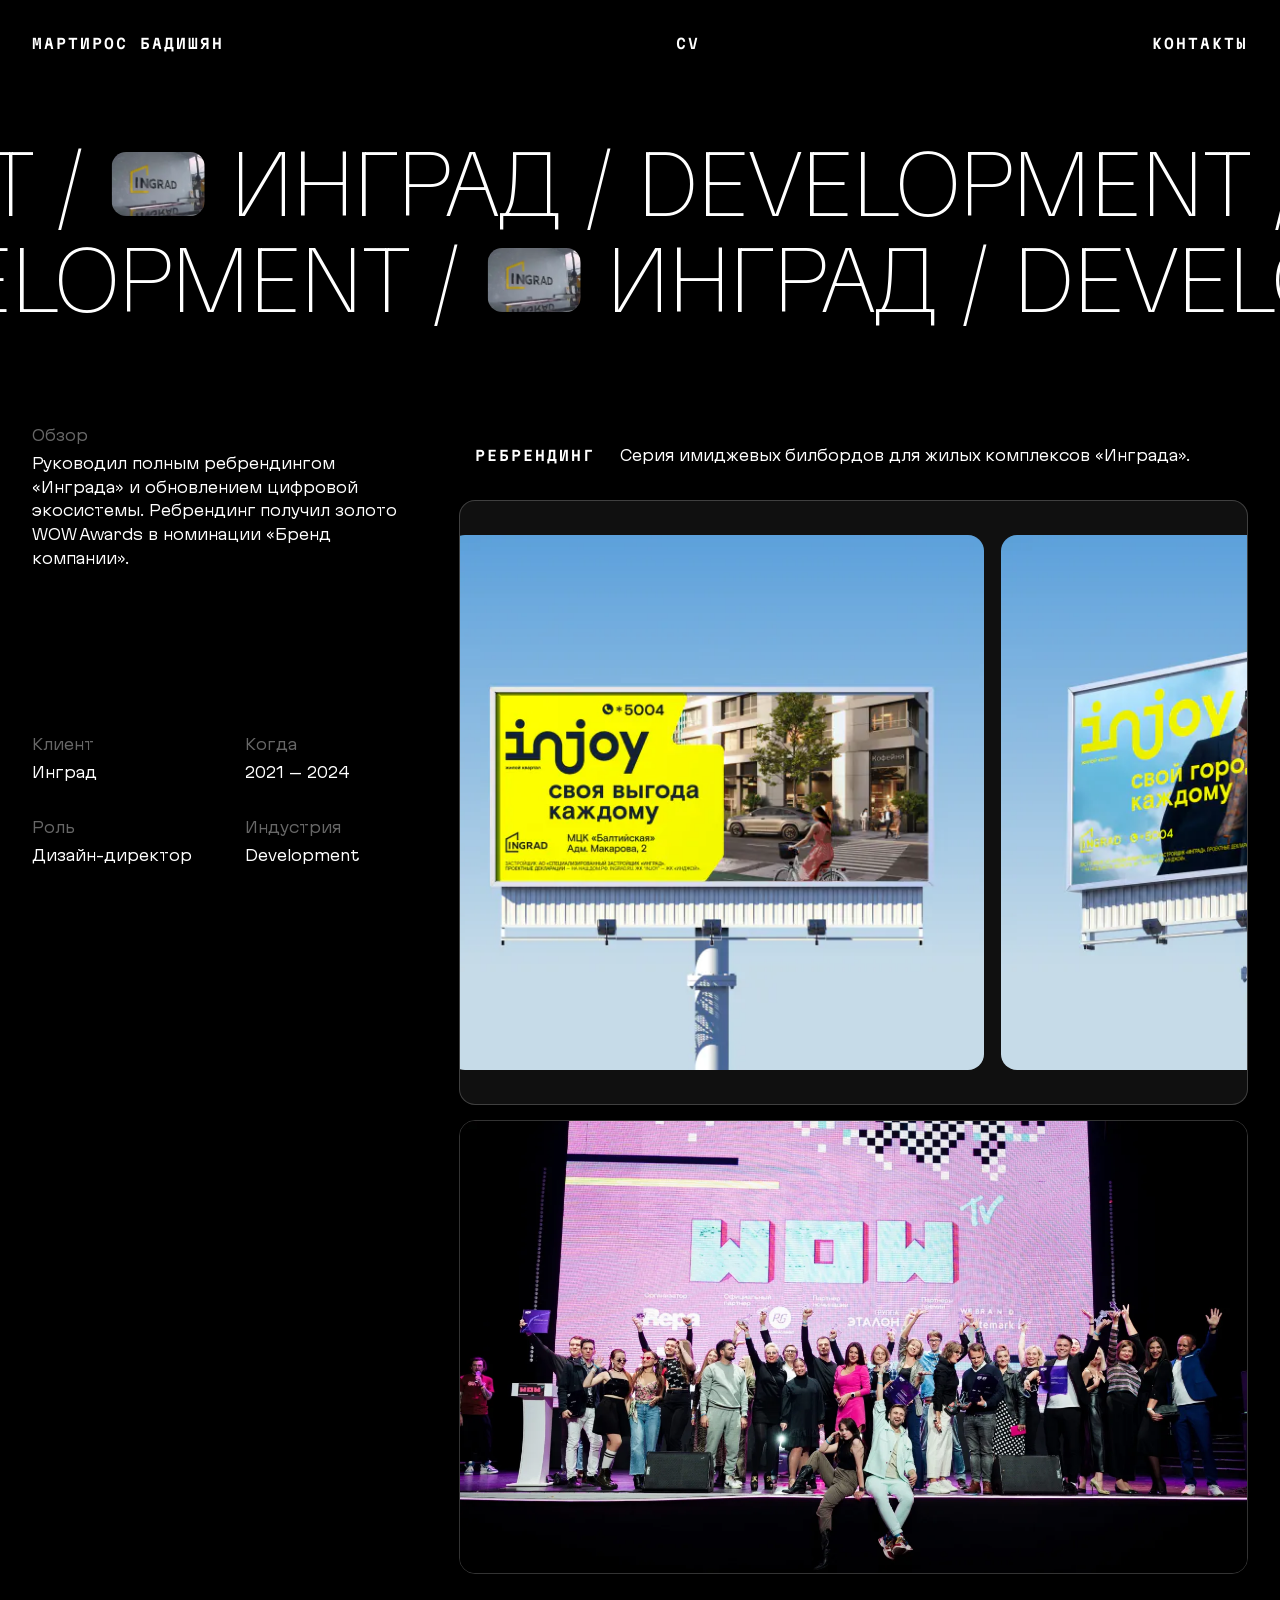
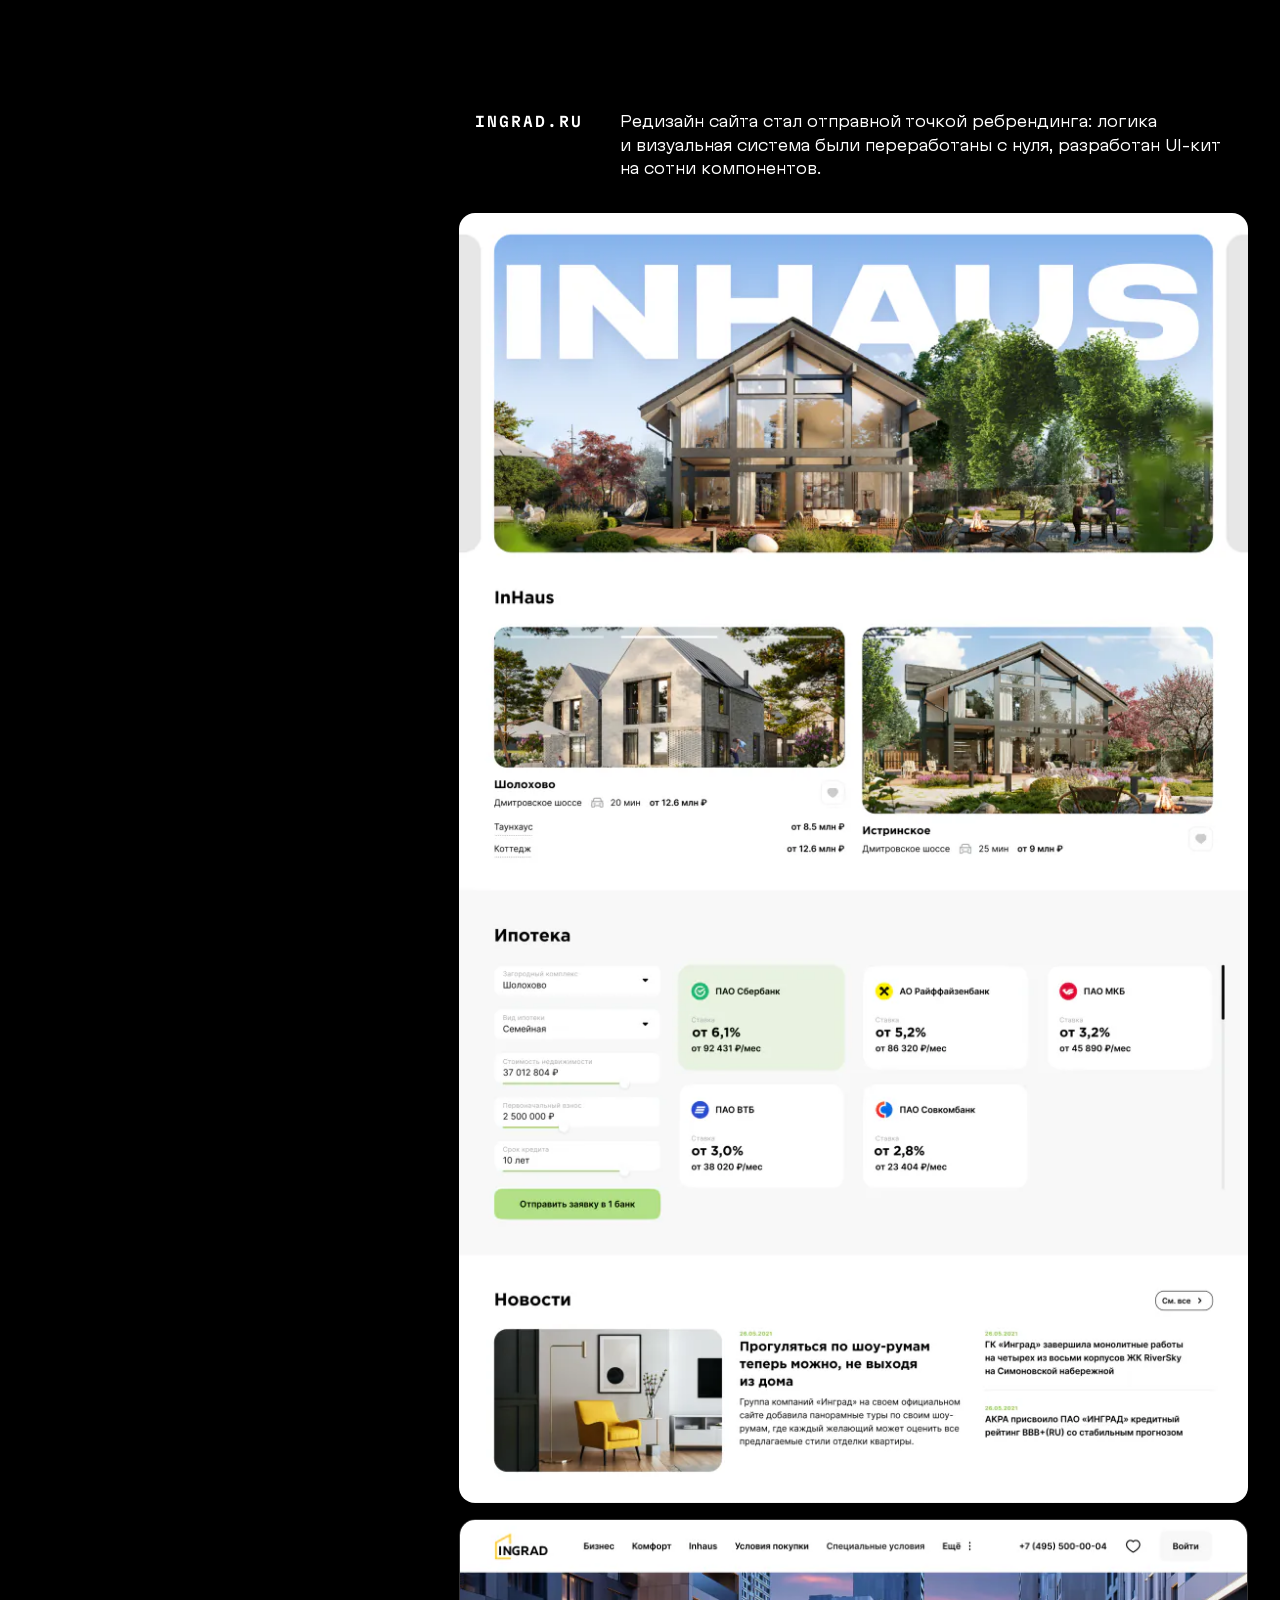
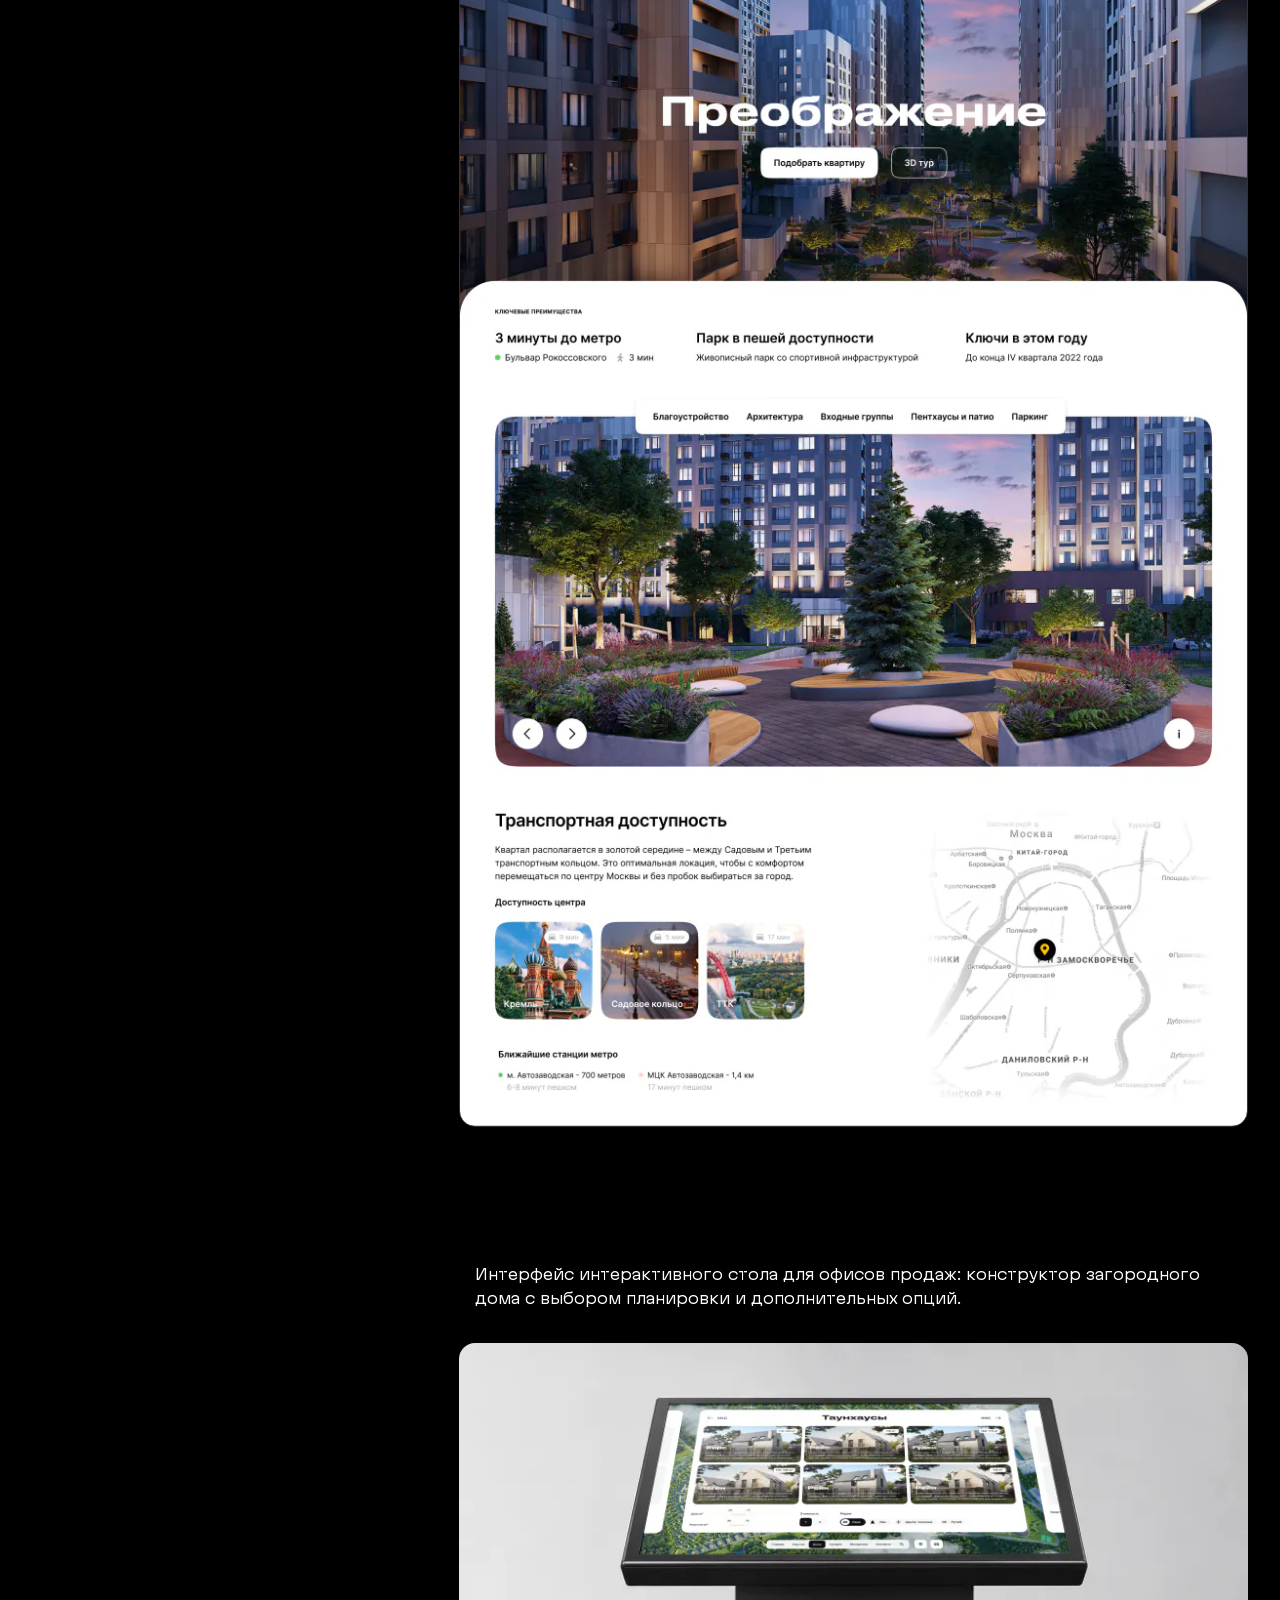
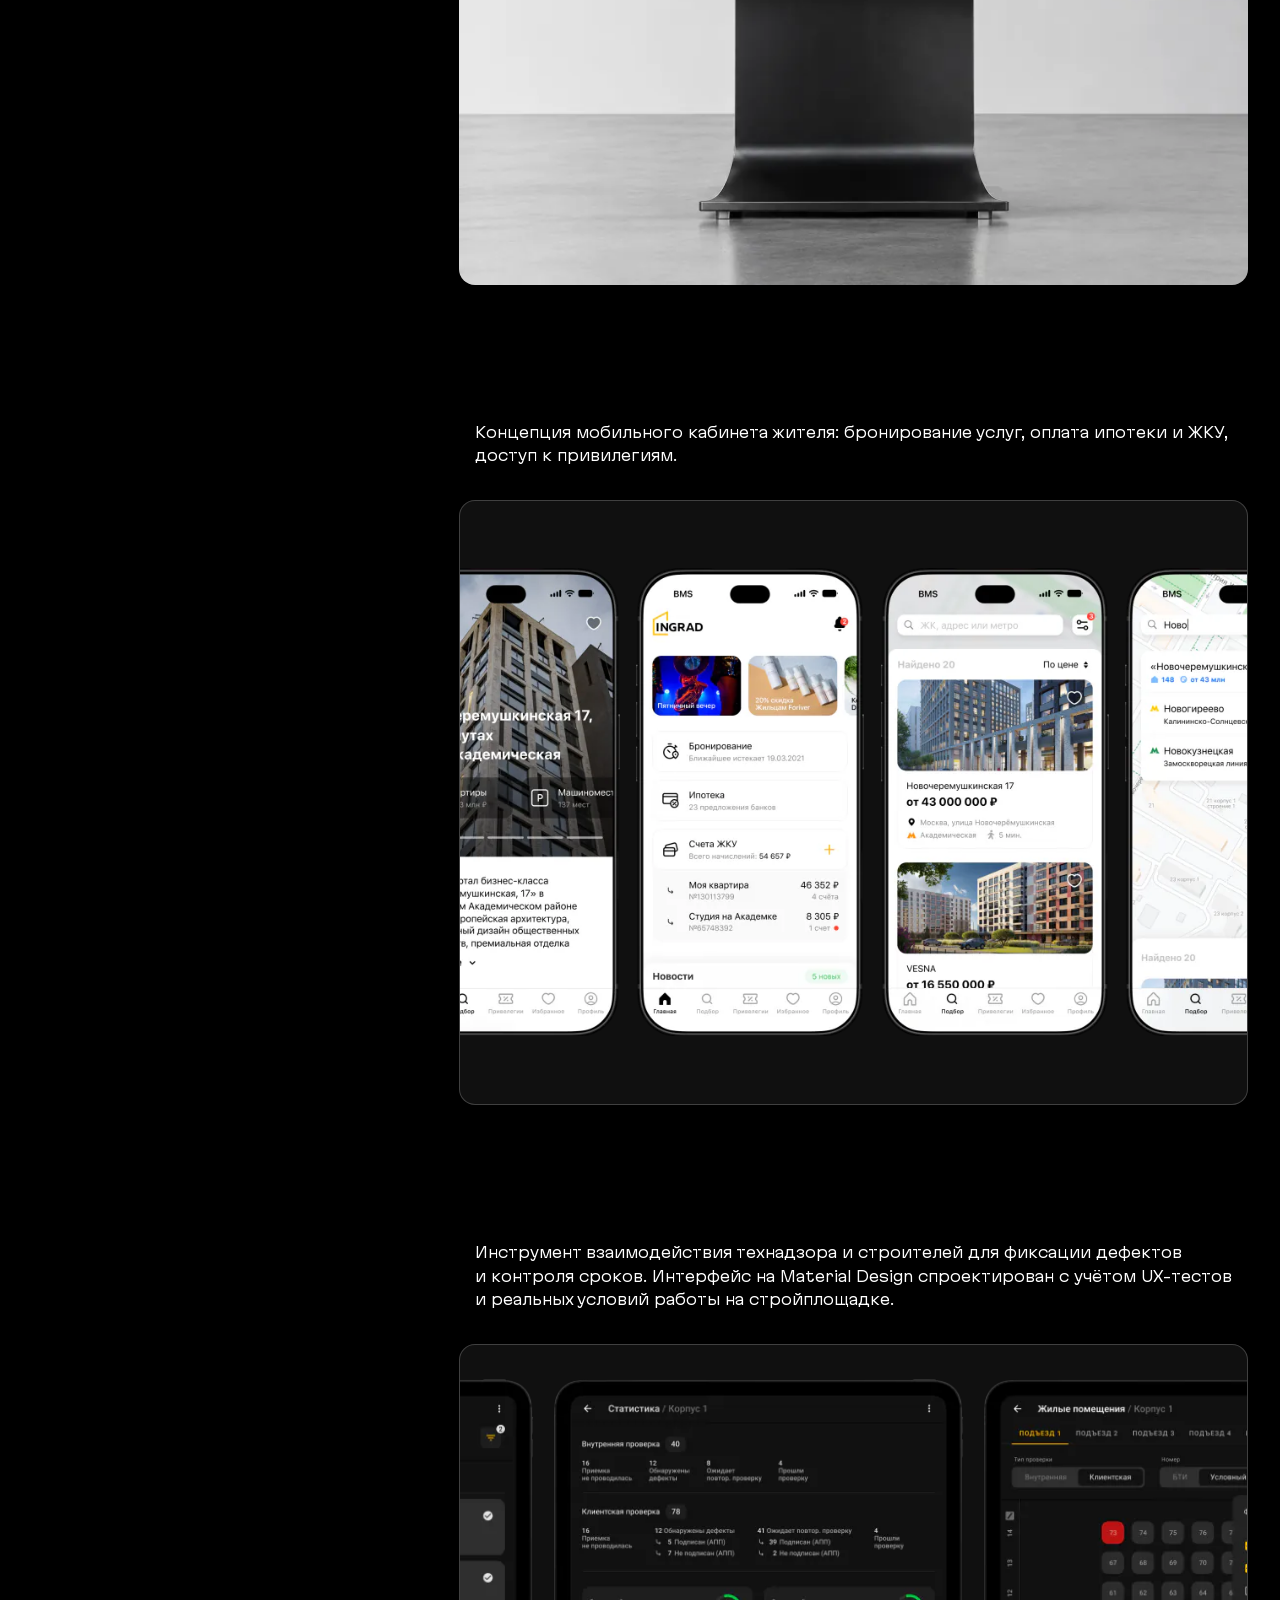
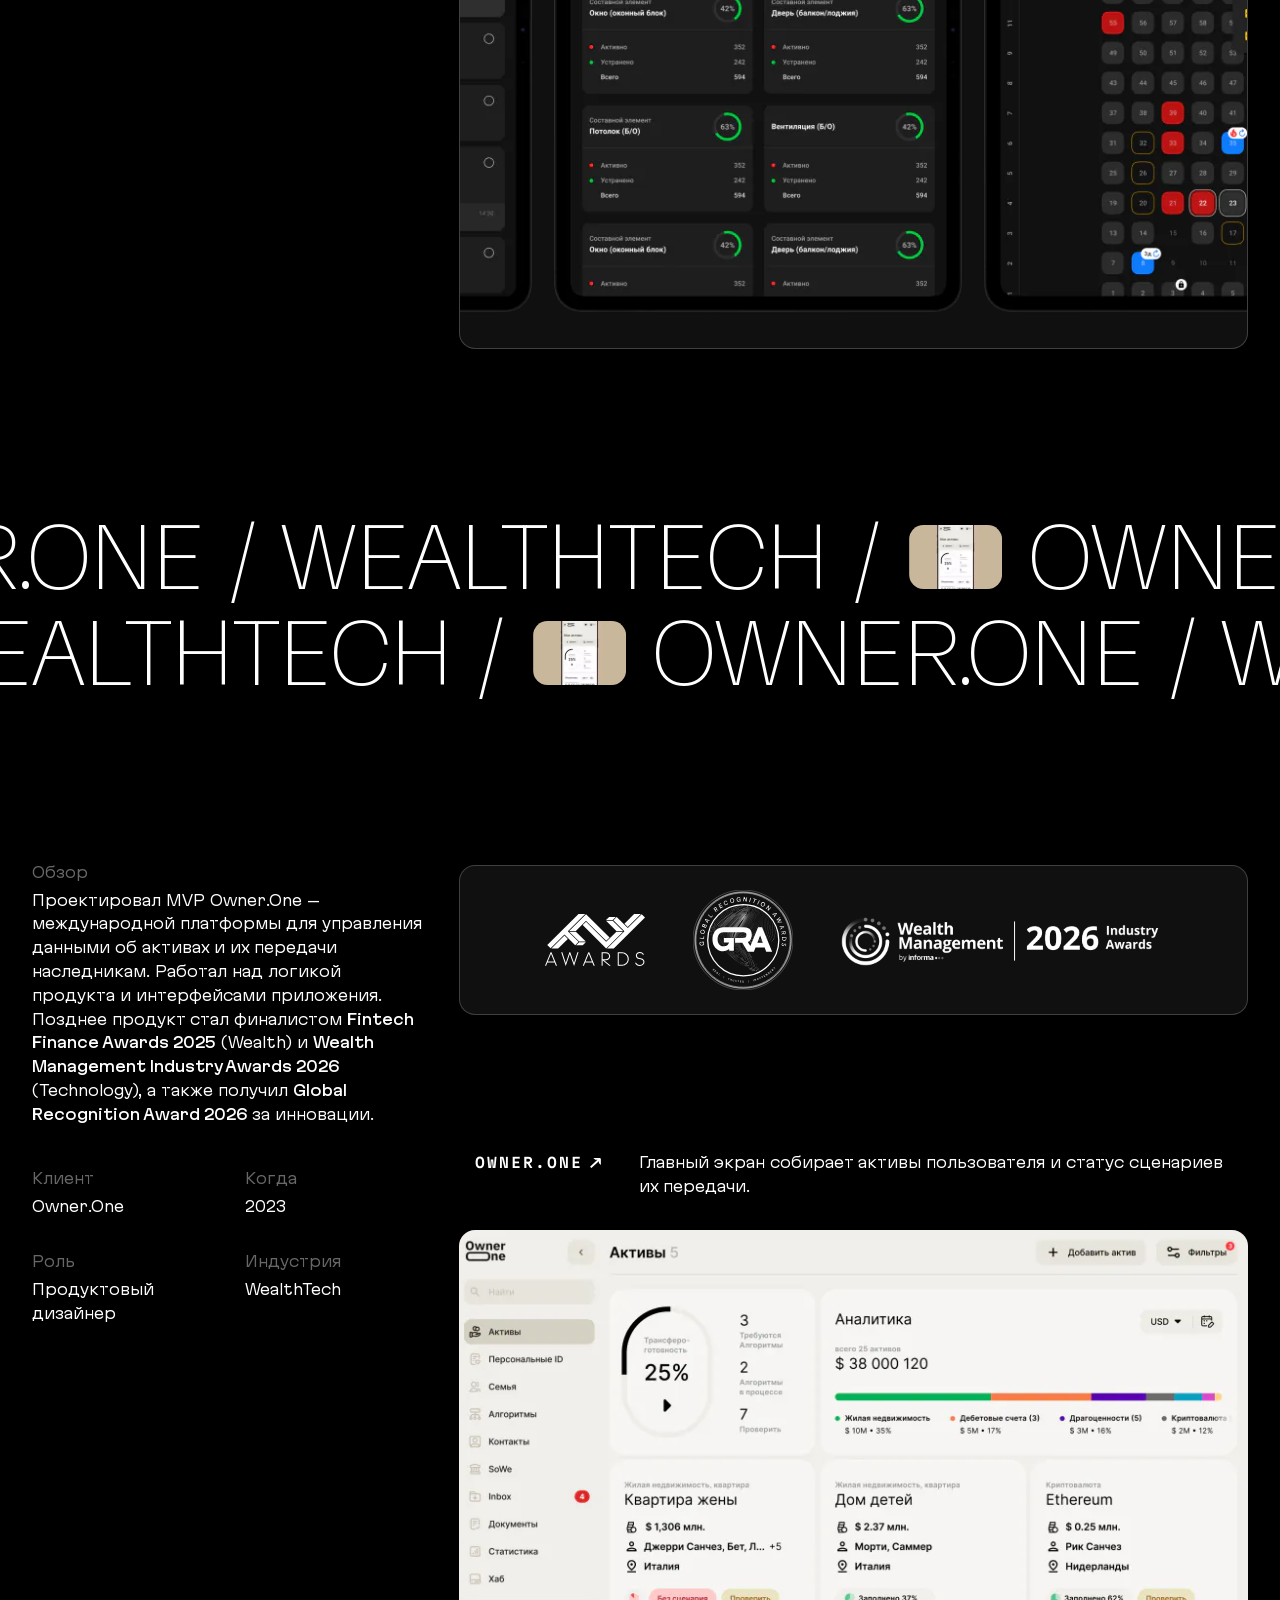
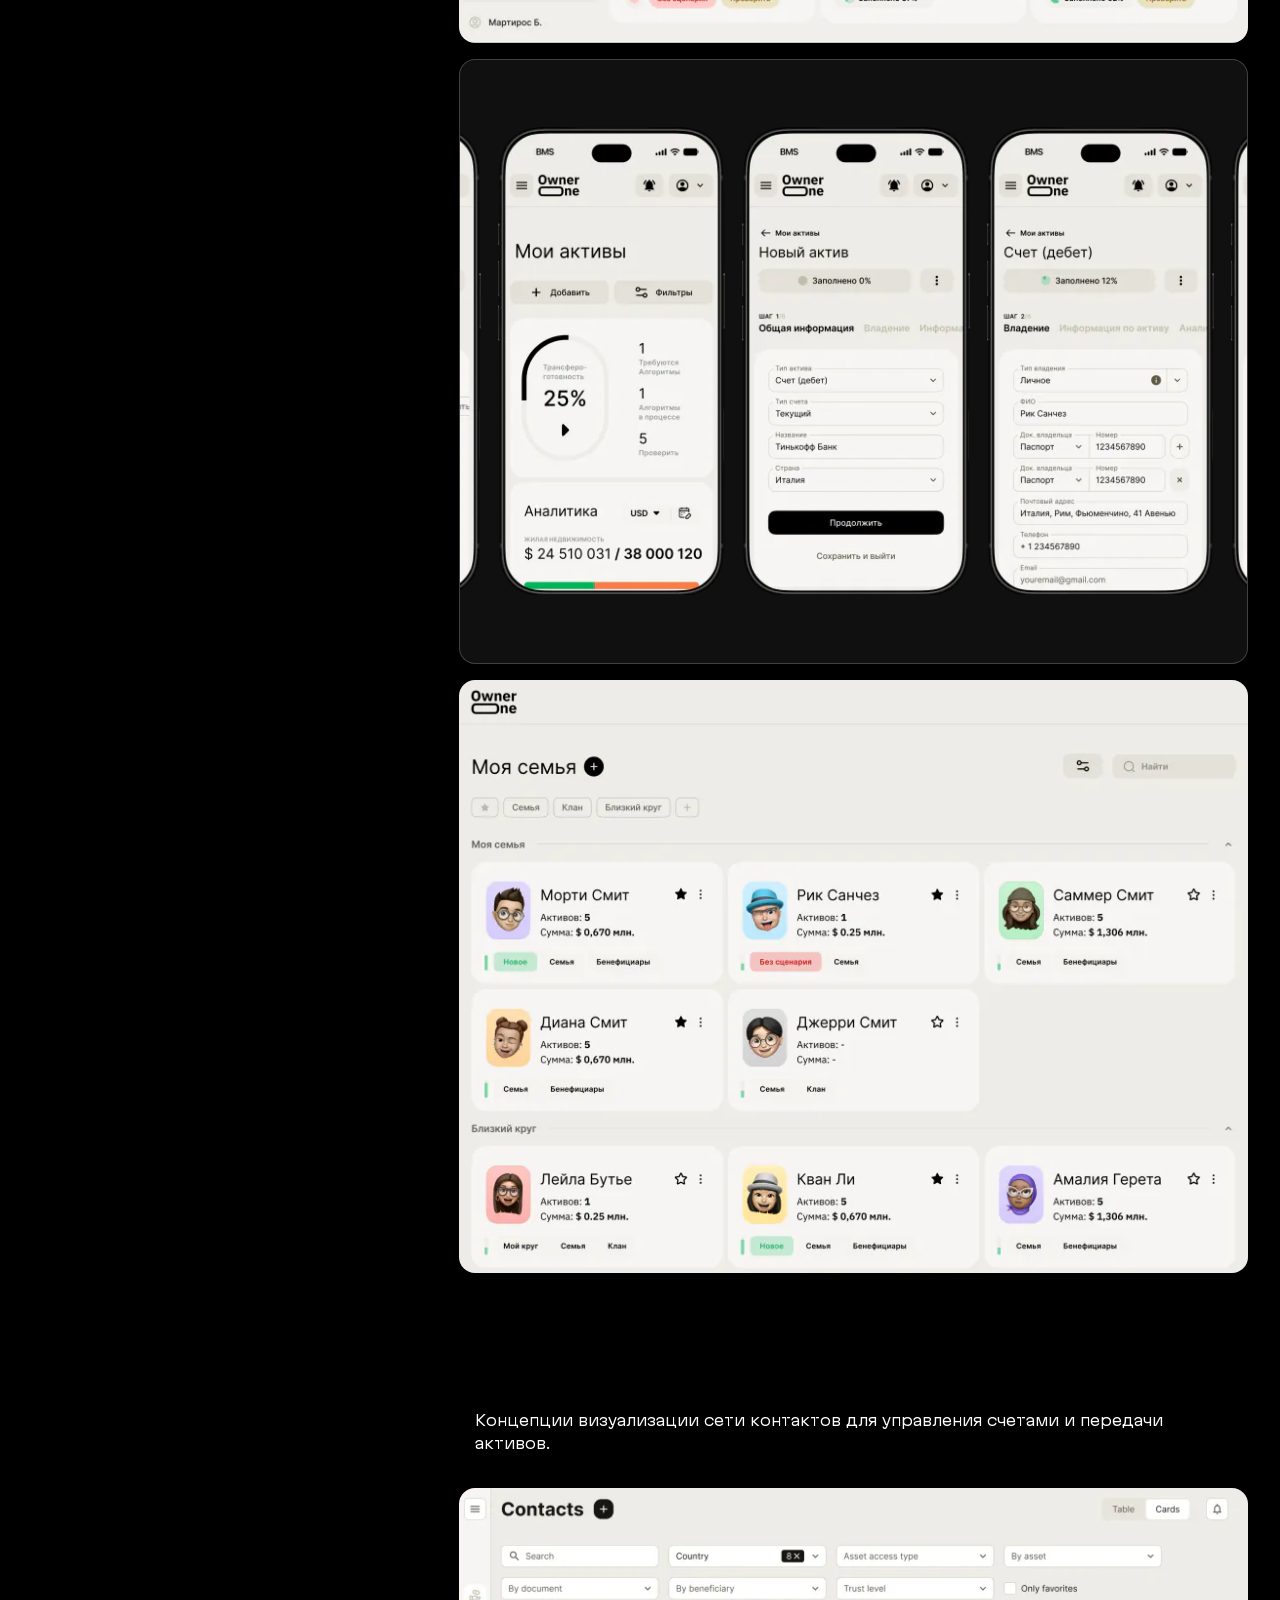
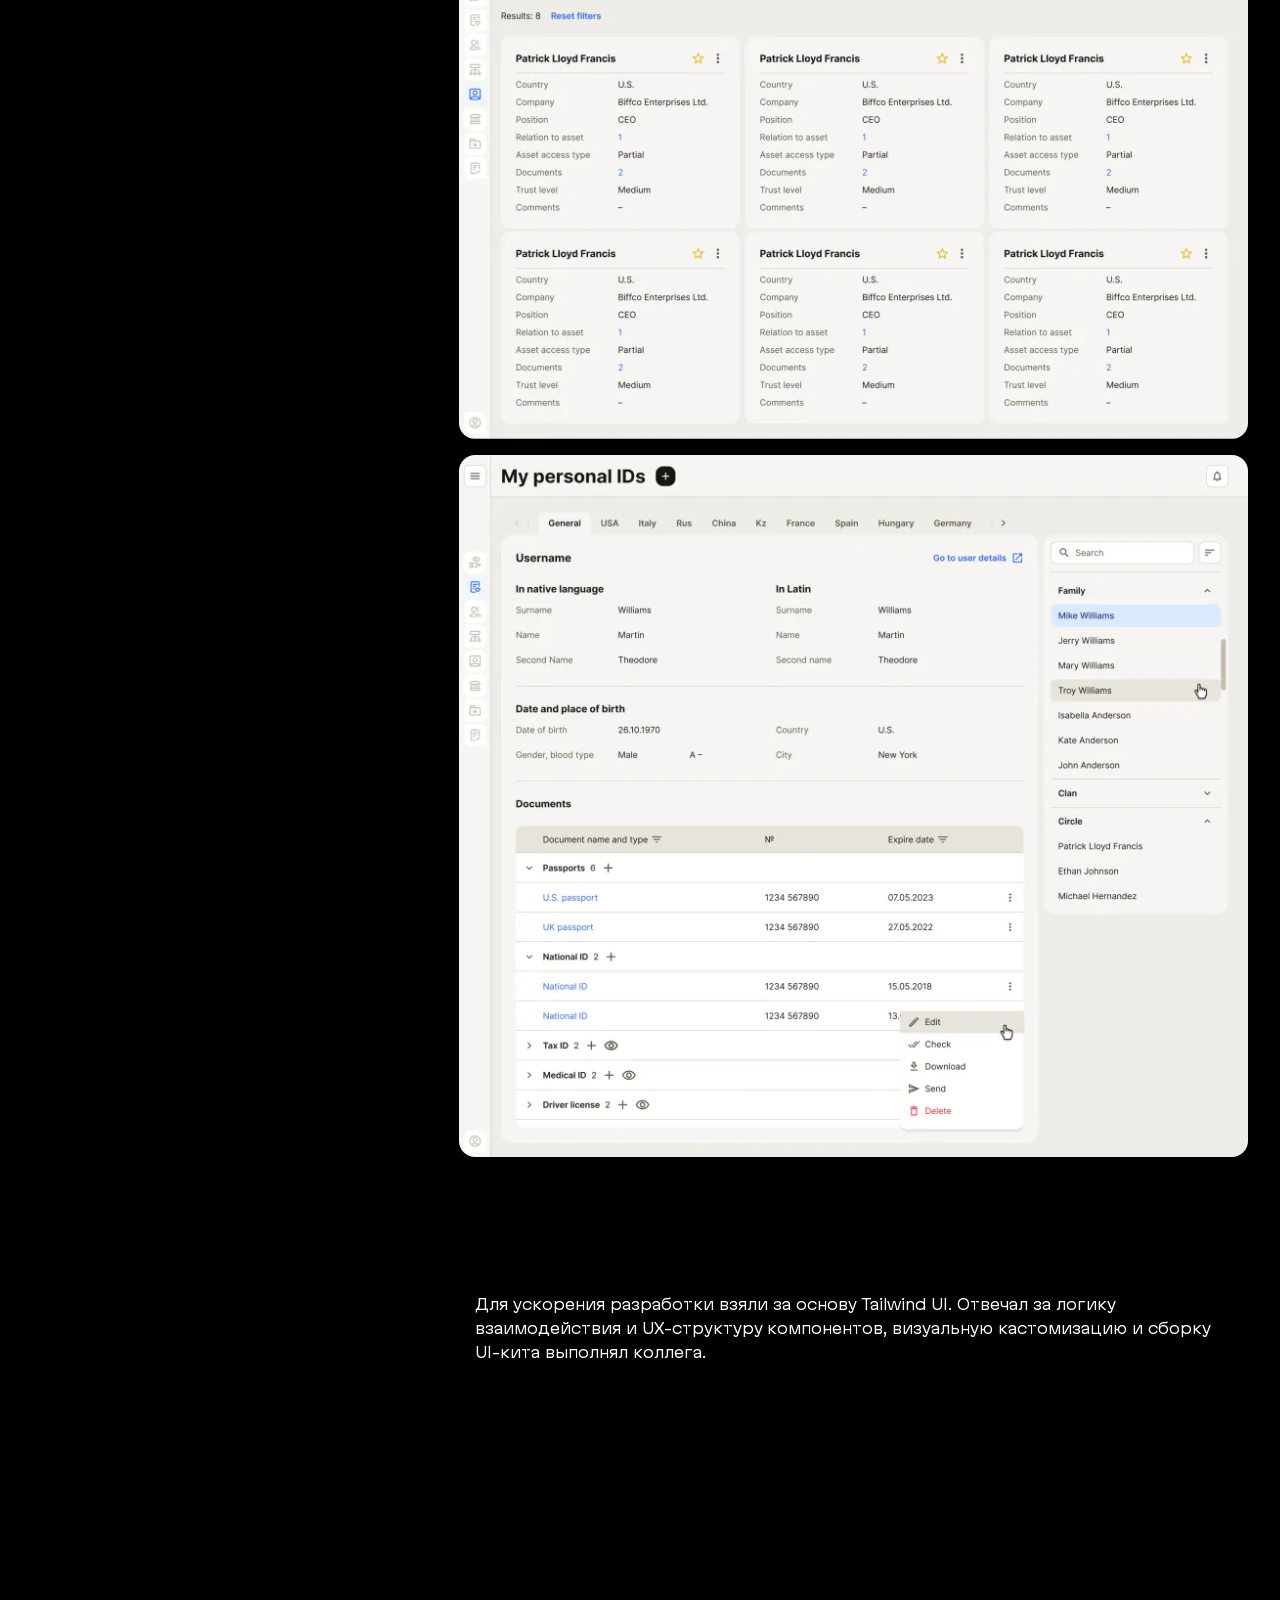
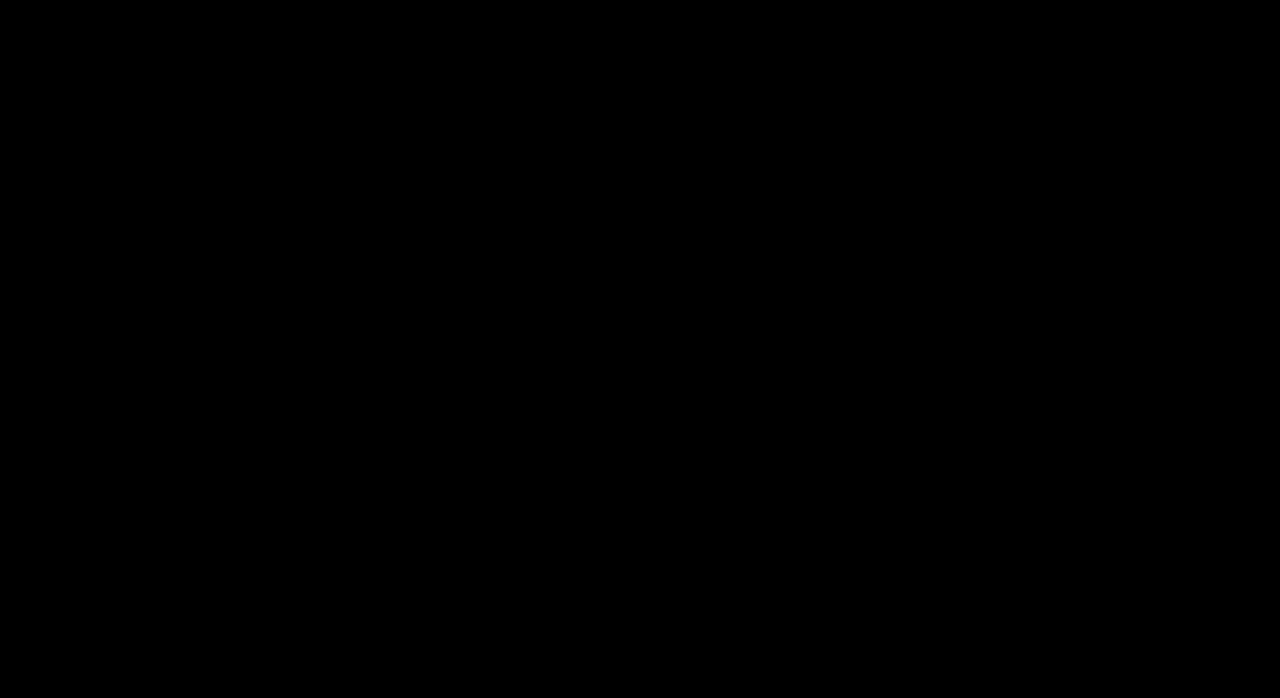
<file: ingrad.html>
<!DOCTYPE html><!--e9ZHUicWxz8yHm6qm8V3A--><html lang="ru" class="__variable_58f898"><head><meta charSet="utf-8"/><meta name="viewport" content="width=device-width, initial-scale=1"/><link rel="preload" href="/_next/static/media/d74b776de7ffedde-s.p.woff2" as="font" crossorigin="" type="font/woff2"/><link rel="stylesheet" href="/_next/static/css/91978d6b36ca3895.css" data-precedence="next"/><link rel="preload" as="script" fetchPriority="low" href="/_next/static/chunks/webpack-d15b27e1f25c1fc1.js"/><script src="/_next/static/chunks/4bd1b696-c023c6e3521b1417.js" async=""></script><script src="/_next/static/chunks/255-2005b055456c798b.js" async=""></script><script src="/_next/static/chunks/main-app-1b4500b93111eabf.js" async=""></script><script src="/_next/static/chunks/176-dbfe7d379a5d476e.js" async=""></script><script src="/_next/static/chunks/612-16c9ca7b276e64dc.js" async=""></script><script src="/_next/static/chunks/877-e512a332c5369705.js" async=""></script><script src="/_next/static/chunks/app/(ru)/%5Bslug%5D/page-7fcc6cb0d0520a25.js" async=""></script><meta name="next-size-adjust" content=""/><meta name="theme-color" content="#000000"/><meta name="color-scheme" content="dark"/><title>Инград — Мартирос Бадишян</title><meta name="description" content="Руководил полным ребрендингом «Инграда» и обновлением цифровой экосистемы. Ребрендинг получил золото WOW Awards в номинации «Бренд компании»."/><link rel="canonical" href="https://badishyan.com/ingrad"/><link rel="alternate" hrefLang="ru" href="https://badishyan.com/ingrad"/><link rel="alternate" hrefLang="en" href="https://badishyan.com/en/ingrad"/><meta property="og:title" content="Инград — Мартирос Бадишян"/><meta property="og:description" content="Руководил полным ребрендингом «Инграда» и обновлением цифровой экосистемы. Ребрендинг получил золото WOW Awards в номинации «Бренд компании»."/><meta property="og:url" content="https://badishyan.com/ingrad"/><meta property="og:site_name" content="Мартирос Бадишян"/><meta property="og:locale" content="ru_RU"/><meta property="og:image" content="https://badishyan.com/og.png"/><meta property="og:image:width" content="1200"/><meta property="og:image:height" content="630"/><meta property="og:locale:alternate" content="en_US"/><meta property="og:type" content="website"/><meta name="twitter:card" content="summary_large_image"/><meta name="twitter:title" content="Инград — Мартирос Бадишян"/><meta name="twitter:description" content="Руководил полным ребрендингом «Инграда» и обновлением цифровой экосистемы. Ребрендинг получил золото WOW Awards в номинации «Бренд компании»."/><meta name="twitter:image" content="https://badishyan.com/og.png"/><link rel="icon" href="/favicon.ico" type="image/x-icon" sizes="16x16"/><link rel="icon" href="/icon.svg?dc76ed37b3e27393" type="image/svg+xml" sizes="any"/><link rel="apple-touch-icon" href="/apple-icon.png?2944dd69cf27ddbf" type="image/png" sizes="180x180"/><script src="/_next/static/chunks/polyfills-42372ed130431b0a.js" noModule=""></script></head><body><div hidden=""><!--$--><!--/$--></div><script type="application/ld+json">{"@context":"https://schema.org","@graph":[{"@type":"Person","@id":"https://badishyan.com/#person","name":"Мартирос Бадишян","alternateName":"Martiros Badishyan","jobTitle":"Дизайн-директор","description":"Более 15 лет в digital-дизайне, брендинге и рекламе. Руковожу командами и сам делаю интерфейсы, дизайн-системы и айдентику.","url":"https://badishyan.com/","image":"https://badishyan.com/og.png","email":"mailto:badishyan@gmail.com","sameAs":["https://t.me/Badishyan","https://www.instagram.com/b.martiros/"],"address":{"@type":"PostalAddress","addressLocality":"Москва","addressCountry":"RU"},"knowsAbout":["Digital design","Branding","UX/UI","Design systems","Art direction"]},{"@type":"CreativeWork","name":"Инград","description":"Руководил полным ребрендингом «Инграда» и обновлением цифровой экосистемы. Ребрендинг получил золото WOW Awards в номинации «Бренд компании».","url":"https://badishyan.com/ingrad","inLanguage":"ru","image":"https://badishyan.com/projects/ingrad.webp","genre":"Development","temporalCoverage":"2021/2024","creator":{"@id":"https://badishyan.com/#person"}}]}</script><header class="fixed inset-x-0 top-0 z-50 flex h-[5.5rem] items-center px-4 md:px-8"><div aria-hidden="true" class="pointer-events-none absolute inset-x-0 top-0 -z-10 h-[7.5rem]"><div class="absolute inset-0" style="backdrop-filter:blur(0.5px);-webkit-backdrop-filter:blur(0.5px);mask-image:linear-gradient(to top, transparent 0%, #000 20%, #000 40%, transparent 60%);-webkit-mask-image:linear-gradient(to top, transparent 0%, #000 20%, #000 40%, transparent 60%)"></div><div class="absolute inset-0" style="backdrop-filter:blur(1px);-webkit-backdrop-filter:blur(1px);mask-image:linear-gradient(to top, transparent 20%, #000 40%, #000 60%, transparent 80%);-webkit-mask-image:linear-gradient(to top, transparent 20%, #000 40%, #000 60%, transparent 80%)"></div><div class="absolute inset-0" style="backdrop-filter:blur(2px);-webkit-backdrop-filter:blur(2px);mask-image:linear-gradient(to top, transparent 40%, #000 60%, #000 80%, transparent 100%);-webkit-mask-image:linear-gradient(to top, transparent 40%, #000 60%, #000 80%, transparent 100%)"></div><div class="absolute inset-0" style="backdrop-filter:blur(4px);-webkit-backdrop-filter:blur(4px);mask-image:linear-gradient(to top, transparent 60%, #000 80%, #000 100%, transparent 120%);-webkit-mask-image:linear-gradient(to top, transparent 60%, #000 80%, #000 100%, transparent 120%)"></div><div class="absolute inset-0" style="backdrop-filter:blur(8px);-webkit-backdrop-filter:blur(8px);mask-image:linear-gradient(to top, transparent 80%, #000 100%);-webkit-mask-image:linear-gradient(to top, transparent 80%, #000 100%)"></div><div class="absolute inset-0 bg-[linear-gradient(to_bottom,rgb(0_0_0/0.8),rgb(0_0_0/0.4)_45%,transparent)]"></div></div><nav class="site-nav label-caps flex flex-1 items-center justify-between leading-[1.7]" aria-label="Основная навигация"><a aria-label="М.Б. Мартирос Бадишян" href="/"><span class="md:hidden"><span aria-hidden="true" class="whitespace-pre">М.Б.</span></span><span class="hidden md:block"><span aria-hidden="true" class="whitespace-pre">Мартирос Бадишян</span></span></a><a href="/martiros-badishyan-cv.pdf" target="_blank" rel="noopener noreferrer" aria-label="CV"><span aria-hidden="true" class="whitespace-pre">CV</span></a><button type="button" aria-expanded="false" aria-label="Контакты" class="cursor-pointer uppercase"><span aria-hidden="true" class="whitespace-pre">Контакты</span></button></nav></header><main><div aria-hidden="true" class="divider overflow-hidden divider--intro pt-[7rem] pb-16 lg:pt-[8.5rem] lg:pb-24"><div class="text-[min(3rem,calc((100vw-1.5rem)/8.6))] font-[100] uppercase leading-[1.2] whitespace-pre [font-stretch:100%] md:text-[5rem]"><div class="divider-enter divider-row--left-enter"><div class="divider-drift divider-row--left-drift" style="--reps:8"><p class="divider-row divider-row--left"> / <span class="divider-pill"><video src="/projects/ingrad-pill.mp4" poster="/projects/ingrad-pill.webp" muted="" loop="" playsInline="" preload="none" disablePictureInPicture="" disableRemotePlayback="" aria-hidden="true" tabindex="-1" class="size-full object-cover"></video></span> Инград<!-- --> / Development<!-- --> / <span class="divider-pill"><video src="/projects/ingrad-pill.mp4" poster="/projects/ingrad-pill.webp" muted="" loop="" playsInline="" preload="none" disablePictureInPicture="" disableRemotePlayback="" aria-hidden="true" tabindex="-1" class="size-full object-cover"></video></span> Инград<!-- --> / Development<!-- --> / <span class="divider-pill"><video src="/projects/ingrad-pill.mp4" poster="/projects/ingrad-pill.webp" muted="" loop="" playsInline="" preload="none" disablePictureInPicture="" disableRemotePlayback="" aria-hidden="true" tabindex="-1" class="size-full object-cover"></video></span> Инград<!-- --> / Development<!-- --> / <span class="divider-pill"><video src="/projects/ingrad-pill.mp4" poster="/projects/ingrad-pill.webp" muted="" loop="" playsInline="" preload="none" disablePictureInPicture="" disableRemotePlayback="" aria-hidden="true" tabindex="-1" class="size-full object-cover"></video></span> Инград<!-- --> / Development<!-- --> / <span class="divider-pill"><video src="/projects/ingrad-pill.mp4" poster="/projects/ingrad-pill.webp" muted="" loop="" playsInline="" preload="none" disablePictureInPicture="" disableRemotePlayback="" aria-hidden="true" tabindex="-1" class="size-full object-cover"></video></span> Инград<!-- --> / Development<!-- --> / <span class="divider-pill"><video src="/projects/ingrad-pill.mp4" poster="/projects/ingrad-pill.webp" muted="" loop="" playsInline="" preload="none" disablePictureInPicture="" disableRemotePlayback="" aria-hidden="true" tabindex="-1" class="size-full object-cover"></video></span> Инград<!-- --> / Development<!-- --> / <span class="divider-pill"><video src="/projects/ingrad-pill.mp4" poster="/projects/ingrad-pill.webp" muted="" loop="" playsInline="" preload="none" disablePictureInPicture="" disableRemotePlayback="" aria-hidden="true" tabindex="-1" class="size-full object-cover"></video></span> Инград<!-- --> / Development<!-- --> / <span class="divider-pill"><video src="/projects/ingrad-pill.mp4" poster="/projects/ingrad-pill.webp" muted="" loop="" playsInline="" preload="none" disablePictureInPicture="" disableRemotePlayback="" aria-hidden="true" tabindex="-1" class="size-full object-cover"></video></span> Инград<!-- --> / Development</p></div></div><div class="divider-enter divider-row--right-enter"><div class="divider-drift divider-row--right-drift" style="--reps:8"><p class="divider-row divider-row--right"> / <span class="divider-pill"><video src="/projects/ingrad-pill.mp4" poster="/projects/ingrad-pill.webp" muted="" loop="" playsInline="" preload="none" disablePictureInPicture="" disableRemotePlayback="" aria-hidden="true" tabindex="-1" class="size-full object-cover"></video></span> Инград<!-- --> / Development<!-- --> / <span class="divider-pill"><video src="/projects/ingrad-pill.mp4" poster="/projects/ingrad-pill.webp" muted="" loop="" playsInline="" preload="none" disablePictureInPicture="" disableRemotePlayback="" aria-hidden="true" tabindex="-1" class="size-full object-cover"></video></span> Инград<!-- --> / Development<!-- --> / <span class="divider-pill"><video src="/projects/ingrad-pill.mp4" poster="/projects/ingrad-pill.webp" muted="" loop="" playsInline="" preload="none" disablePictureInPicture="" disableRemotePlayback="" aria-hidden="true" tabindex="-1" class="size-full object-cover"></video></span> Инград<!-- --> / Development<!-- --> / <span class="divider-pill"><video src="/projects/ingrad-pill.mp4" poster="/projects/ingrad-pill.webp" muted="" loop="" playsInline="" preload="none" disablePictureInPicture="" disableRemotePlayback="" aria-hidden="true" tabindex="-1" class="size-full object-cover"></video></span> Инград<!-- --> / Development<!-- --> / <span class="divider-pill"><video src="/projects/ingrad-pill.mp4" poster="/projects/ingrad-pill.webp" muted="" loop="" playsInline="" preload="none" disablePictureInPicture="" disableRemotePlayback="" aria-hidden="true" tabindex="-1" class="size-full object-cover"></video></span> Инград<!-- --> / Development<!-- --> / <span class="divider-pill"><video src="/projects/ingrad-pill.mp4" poster="/projects/ingrad-pill.webp" muted="" loop="" playsInline="" preload="none" disablePictureInPicture="" disableRemotePlayback="" aria-hidden="true" tabindex="-1" class="size-full object-cover"></video></span> Инград<!-- --> / Development<!-- --> / <span class="divider-pill"><video src="/projects/ingrad-pill.mp4" poster="/projects/ingrad-pill.webp" muted="" loop="" playsInline="" preload="none" disablePictureInPicture="" disableRemotePlayback="" aria-hidden="true" tabindex="-1" class="size-full object-cover"></video></span> Инград<!-- --> / Development<!-- --> / <span class="divider-pill"><video src="/projects/ingrad-pill.mp4" poster="/projects/ingrad-pill.webp" muted="" loop="" playsInline="" preload="none" disablePictureInPicture="" disableRemotePlayback="" aria-hidden="true" tabindex="-1" class="size-full object-cover"></video></span> Инград<!-- --> / Development</p></div></div></div></div><section data-case="ingrad" aria-label="Инград" class="grid gap-x-8 gap-y-24 px-3 md:px-8 lg:grid-cols-[minmax(0,1fr)_minmax(0,2fr)] case-enter"><h1 class="sr-only">Инград</h1><aside class="flex flex-col gap-10 text-[0.875rem] leading-[1.7] lg:sticky lg:top-[15.25rem] lg:h-[calc(100svh-17.25rem)] lg:min-h-[22.5rem] lg:justify-between"><div class="flex flex-col gap-1"><p class="text-muted">Обзор</p><p class="max-w-[30rem]">Руководил полным ребрендингом «Инграда» и обновлением цифровой экосистемы. Ребрендинг получил золото WOW Awards в номинации «Бренд компании».</p></div><div class="flex flex-1 flex-col justify-end"><dl class="grid grid-cols-2 gap-x-8 gap-y-6 lg:sticky lg:bottom-8 lg:gap-y-8"><div class="flex flex-col gap-1"><dt class="text-muted">Клиент</dt><dd>Инград</dd></div><div class="flex flex-col gap-1"><dt class="text-muted">Когда</dt><dd>2021 – 2024</dd></div><div class="flex flex-col gap-1"><dt class="text-muted">Роль</dt><dd>Дизайн‑директор</dd></div><div class="flex flex-col gap-1"><dt class="text-muted">Индустрия</dt><dd>Development</dd></div></dl></div></aside><div class="flex flex-col gap-20 md:gap-[7.5rem] lg:pt-1"><div class="flex flex-col gap-4"><div class="scroll-reveal flex flex-wrap items-start gap-x-8 gap-y-3 py-4 lg:px-4"><h2 class="label-caps w-[8.8125rem] max-w-[7.0625rem] leading-[1.7]">Ребрендинг</h2><p class="min-w-[min(20rem,100%)] flex-1 text-[0.875rem] leading-[1.7]">Серия имиджевых билбордов для жилых комплексов «Инграда».</p></div><div class="scroll-reveal"><div class="@container w-full"><div class="relative aspect-[752/576] w-full overflow-hidden rounded-2xl border border-line max-md:aspect-auto max-md:h-[calc(var(--mh)+2*var(--mp))]" style="background:#101010;--mh:min(86cqw, 29.96rem);--mp:4cqw"><div class="media-strip absolute inset-0 flex overflow-x-auto overflow-y-hidden py-[var(--dp)] px-[var(--dg)] gap-[var(--dg)] max-md:py-[var(--mp)] max-md:px-[var(--mg)] max-md:gap-[var(--mg)] [&amp;&gt;:first-child]:ml-auto [&amp;&gt;:last-child]:mr-auto " style="--dp:4.25531914893617cqw;--dg:calc(16 / 752 * 100cqw);--mg:3cqw"><img data-first="" style="aspect-ratio:1664 / 1664" src="/cases/ingrad/billboard-1-1664.webp" srcSet="/cases/ingrad/billboard-1-1664.webp 1664w, /cases/ingrad/billboard-1-1023.webp 1023w, /cases/ingrad/billboard-1-549.webp 549w" sizes="(max-width: 767.98px) calc((100vw - 24px) * 0.860), (min-width: 1024px) calc((100vw - 96px) * 0.667 * 0.681), (min-width: 768px) calc((100vw - 64px) * 0.681), calc((100vw - 24px) * 0.681)" width="1664" height="1664" alt="Билборд жилого комплекса «Инграда» (1 из 5)" loading="lazy" draggable="false" class="strip-shot h-full w-auto max-w-none shrink-0 select-none object-cover rounded-2xl"/><img style="aspect-ratio:1664 / 1664" src="/cases/ingrad/billboard-2-1664.webp" srcSet="/cases/ingrad/billboard-2-1664.webp 1664w, /cases/ingrad/billboard-2-1023.webp 1023w, /cases/ingrad/billboard-2-549.webp 549w" sizes="(max-width: 767.98px) calc((100vw - 24px) * 0.860), (min-width: 1024px) calc((100vw - 96px) * 0.667 * 0.681), (min-width: 768px) calc((100vw - 64px) * 0.681), calc((100vw - 24px) * 0.681)" width="1664" height="1664" alt="Билборд жилого комплекса «Инграда» (2 из 5)" loading="lazy" draggable="false" class="strip-shot h-full w-auto max-w-none shrink-0 select-none object-cover rounded-2xl"/><img style="aspect-ratio:1664 / 1664" src="/cases/ingrad/billboard-3-1664.webp" srcSet="/cases/ingrad/billboard-3-1664.webp 1664w, /cases/ingrad/billboard-3-1023.webp 1023w, /cases/ingrad/billboard-3-549.webp 549w" sizes="(max-width: 767.98px) calc((100vw - 24px) * 0.860), (min-width: 1024px) calc((100vw - 96px) * 0.667 * 0.681), (min-width: 768px) calc((100vw - 64px) * 0.681), calc((100vw - 24px) * 0.681)" width="1664" height="1664" alt="Билборд жилого комплекса «Инграда» (3 из 5)" loading="lazy" draggable="false" class="strip-shot h-full w-auto max-w-none shrink-0 select-none object-cover rounded-2xl"/><img style="aspect-ratio:1664 / 1664" src="/cases/ingrad/billboard-4-1664.webp" srcSet="/cases/ingrad/billboard-4-1664.webp 1664w, /cases/ingrad/billboard-4-1023.webp 1023w, /cases/ingrad/billboard-4-549.webp 549w" sizes="(max-width: 767.98px) calc((100vw - 24px) * 0.860), (min-width: 1024px) calc((100vw - 96px) * 0.667 * 0.681), (min-width: 768px) calc((100vw - 64px) * 0.681), calc((100vw - 24px) * 0.681)" width="1664" height="1664" alt="Билборд жилого комплекса «Инграда» (4 из 5)" loading="lazy" draggable="false" class="strip-shot h-full w-auto max-w-none shrink-0 select-none object-cover rounded-2xl"/><img style="aspect-ratio:1664 / 1664" src="/cases/ingrad/billboard-5-1664.webp" srcSet="/cases/ingrad/billboard-5-1664.webp 1664w, /cases/ingrad/billboard-5-1023.webp 1023w, /cases/ingrad/billboard-5-549.webp 549w" sizes="(max-width: 767.98px) calc((100vw - 24px) * 0.860), (min-width: 1024px) calc((100vw - 96px) * 0.667 * 0.681), (min-width: 768px) calc((100vw - 64px) * 0.681), calc((100vw - 24px) * 0.681)" width="1664" height="1664" alt="Билборд жилого комплекса «Инграда» (5 из 5)" loading="lazy" draggable="false" class="strip-shot h-full w-auto max-w-none shrink-0 select-none object-cover rounded-2xl"/></div></div></div></div><div class="scroll-reveal"><img src="/cases/ingrad/wow.webp" width="1504" height="1000" alt="Награда WOW Awards за ребрендинг «Инграда»" loading="lazy" class="h-auto w-full rounded-2xl object-cover border border-line object-top" style="aspect-ratio:1.7407407407407407"/></div></div><div class="flex flex-col gap-4"><div class="scroll-reveal flex flex-wrap items-start gap-x-8 gap-y-3 py-4 lg:px-4"><h2 class="label-caps w-[8.8125rem] max-w-[7.0625rem] leading-[1.7]">Ingrad.ru</h2><p class="min-w-[min(20rem,100%)] flex-1 text-[0.875rem] leading-[1.7]">Редизайн сайта стал отправной точкой ребрендинга: логика и визуальная система были переработаны с нуля, разработан UI‑кит на сотни компонентов.</p></div><div class="scroll-reveal"><img src="/cases/ingrad/site-1-2444.webp" srcSet="/cases/ingrad/site-1-2444.webp 2444w, /cases/ingrad/site-1-1503.webp 1503w, /cases/ingrad/site-1-807.webp 807w" sizes="(min-width: 1024px) calc((100vw - 96px) * 0.667 * 1.000), (min-width: 768px) calc((100vw - 64px) * 1.000), calc((100vw - 24px) * 1.000)" width="2444" height="3992" alt="Главная страница ingrad.ru" loading="lazy" class="h-auto w-full rounded-2xl object-cover  "/></div><div class="scroll-reveal"><img src="/cases/ingrad/site-2-2444.webp" srcSet="/cases/ingrad/site-2-2444.webp 2444w, /cases/ingrad/site-2-1503.webp 1503w, /cases/ingrad/site-2-807.webp 807w" sizes="(min-width: 1024px) calc((100vw - 96px) * 0.667 * 1.000), (min-width: 768px) calc((100vw - 64px) * 1.000), calc((100vw - 24px) * 1.000)" width="2444" height="3743" alt="Страницы ingrad.ru" loading="lazy" class="h-auto w-full rounded-2xl object-cover border border-line object-bottom"/></div></div><div class="flex flex-col gap-4"><div class="scroll-reveal flex flex-wrap items-start gap-x-8 gap-y-3 py-4 lg:px-4"><p class="min-w-[min(20rem,100%)] flex-1 text-[0.875rem] leading-[1.7]">Интерфейс интерактивного стола для офисов продаж: конструктор загородного дома с выбором планировки и дополнительных опций.</p></div><div class="scroll-reveal"><img src="/cases/ingrad/table-2444.webp" srcSet="/cases/ingrad/table-2444.webp 2444w, /cases/ingrad/table-1503.webp 1503w, /cases/ingrad/table-807.webp 807w" sizes="(min-width: 1024px) calc((100vw - 96px) * 0.667 * 1.000), (min-width: 768px) calc((100vw - 64px) * 1.000), calc((100vw - 24px) * 1.000)" width="2444" height="1675" alt="Конструктор загородного дома на интерактивном столе" loading="lazy" class="h-auto w-full rounded-2xl object-cover  "/></div></div><div class="flex flex-col gap-4"><div class="scroll-reveal flex flex-wrap items-start gap-x-8 gap-y-3 py-4 lg:px-4"><p class="min-w-[min(20rem,100%)] flex-1 text-[0.875rem] leading-[1.7]">Концепция мобильного кабинета жителя: бронирование услуг, оплата ипотеки и ЖКУ, доступ к привилегиям.</p></div><div class="scroll-reveal"><div class="@container w-full"><div class="relative aspect-[752/576] w-full overflow-hidden rounded-2xl border border-line max-md:aspect-auto max-md:h-[calc(var(--mh)+2*var(--mp))]" style="background:#101010;--mh:min(119.25763125763126cqw, 26.21rem);--mp:4cqw"><div class="media-strip absolute inset-0 flex overflow-x-auto overflow-y-hidden py-[var(--dp)] px-[var(--dg)] gap-[var(--dg)] max-md:py-[var(--mp)] max-md:px-[var(--mg)] max-md:gap-[var(--mg)] [&amp;&gt;:first-child]:ml-auto [&amp;&gt;:last-child]:mr-auto " style="--dp:8.51063829787234cqw;--dg:calc(16 / 752 * 100cqw);--mg:3cqw"><img data-first="" style="aspect-ratio:819 / 1684" src="/cases/ingrad/app-1-819.webp" srcSet="/cases/ingrad/app-1-819.webp 819w, /cases/ingrad/app-1-504.webp 504w, /cases/ingrad/app-1-270.webp 270w" sizes="(max-width: 767.98px) calc((100vw - 24px) * 0.580), (min-width: 1024px) calc((100vw - 96px) * 0.667 * 0.290), (min-width: 768px) calc((100vw - 64px) * 0.290), calc((100vw - 24px) * 0.290)" width="819" height="1684" alt="Экран мобильного кабинета жителя (1 из 4)" loading="lazy" draggable="false" class="strip-shot h-full w-auto max-w-none shrink-0 select-none object-cover "/><img style="aspect-ratio:819 / 1684" src="/cases/ingrad/app-2-819.webp" srcSet="/cases/ingrad/app-2-819.webp 819w, /cases/ingrad/app-2-504.webp 504w, /cases/ingrad/app-2-270.webp 270w" sizes="(max-width: 767.98px) calc((100vw - 24px) * 0.580), (min-width: 1024px) calc((100vw - 96px) * 0.667 * 0.290), (min-width: 768px) calc((100vw - 64px) * 0.290), calc((100vw - 24px) * 0.290)" width="819" height="1684" alt="Экран мобильного кабинета жителя (2 из 4)" loading="lazy" draggable="false" class="strip-shot h-full w-auto max-w-none shrink-0 select-none object-cover "/><img style="aspect-ratio:819 / 1684" src="/cases/ingrad/app-3-819.webp" srcSet="/cases/ingrad/app-3-819.webp 819w, /cases/ingrad/app-3-504.webp 504w, /cases/ingrad/app-3-270.webp 270w" sizes="(max-width: 767.98px) calc((100vw - 24px) * 0.580), (min-width: 1024px) calc((100vw - 96px) * 0.667 * 0.290), (min-width: 768px) calc((100vw - 64px) * 0.290), calc((100vw - 24px) * 0.290)" width="819" height="1684" alt="Экран мобильного кабинета жителя (3 из 4)" loading="lazy" draggable="false" class="strip-shot h-full w-auto max-w-none shrink-0 select-none object-cover "/><img style="aspect-ratio:819 / 1684" src="/cases/ingrad/app-4-819.webp" srcSet="/cases/ingrad/app-4-819.webp 819w, /cases/ingrad/app-4-504.webp 504w, /cases/ingrad/app-4-270.webp 270w" sizes="(max-width: 767.98px) calc((100vw - 24px) * 0.580), (min-width: 1024px) calc((100vw - 96px) * 0.667 * 0.290), (min-width: 768px) calc((100vw - 64px) * 0.290), calc((100vw - 24px) * 0.290)" width="819" height="1684" alt="Экран мобильного кабинета жителя (4 из 4)" loading="lazy" draggable="false" class="strip-shot h-full w-auto max-w-none shrink-0 select-none object-cover "/></div></div></div></div></div><div class="flex flex-col gap-4"><div class="scroll-reveal flex flex-wrap items-start gap-x-8 gap-y-3 py-4 lg:px-4"><p class="min-w-[min(20rem,100%)] flex-1 text-[0.875rem] leading-[1.7]">Инструмент взаимодействия технадзора и строителей для фиксации дефектов и контроля сроков. Интерфейс на Material Design спроектирован с учётом UX‑тестов и реальных условий работы на стройплощадке.</p></div><div class="scroll-reveal"><div class="@container w-full"><div class="relative aspect-[752/576] w-full overflow-hidden rounded-2xl border border-line max-md:aspect-auto max-md:h-[calc(var(--mh)+2*var(--mp))]" style="background:#101010;--mh:min(111.62558502340094cqw, 29.96rem);--mp:4cqw"><div class="media-strip absolute inset-0 flex overflow-x-auto overflow-y-hidden py-[var(--dp)] px-[var(--dg)] gap-[var(--dg)] max-md:py-[var(--mp)] max-md:px-[var(--mg)] max-md:gap-[var(--mg)] [&amp;&gt;:first-child]:ml-auto [&amp;&gt;:last-child]:mr-auto " style="--dp:4.25531914893617cqw;--dg:calc(16 / 752 * 100cqw);--mg:3cqw"><img data-first="" style="aspect-ratio:1282 / 1664" src="/cases/ingrad/tech-1-1282.webp" srcSet="/cases/ingrad/tech-1-1282.webp 1282w, /cases/ingrad/tech-1-788.webp 788w, /cases/ingrad/tech-1-423.webp 423w" sizes="(max-width: 767.98px) calc((100vw - 24px) * 0.860), (min-width: 1024px) calc((100vw - 96px) * 0.667 * 0.525), (min-width: 768px) calc((100vw - 64px) * 0.525), calc((100vw - 24px) * 0.525)" width="1282" height="1664" alt="Экран приложения технадзора (1 из 5)" loading="lazy" draggable="false" class="strip-shot h-full w-auto max-w-none shrink-0 select-none object-cover "/><img style="aspect-ratio:1282 / 1664" src="/cases/ingrad/tech-2-1282.webp" srcSet="/cases/ingrad/tech-2-1282.webp 1282w, /cases/ingrad/tech-2-788.webp 788w, /cases/ingrad/tech-2-423.webp 423w" sizes="(max-width: 767.98px) calc((100vw - 24px) * 0.860), (min-width: 1024px) calc((100vw - 96px) * 0.667 * 0.525), (min-width: 768px) calc((100vw - 64px) * 0.525), calc((100vw - 24px) * 0.525)" width="1282" height="1664" alt="Экран приложения технадзора (2 из 5)" loading="lazy" draggable="false" class="strip-shot h-full w-auto max-w-none shrink-0 select-none object-cover "/><img style="aspect-ratio:1282 / 1664" src="/cases/ingrad/tech-3-1282.webp" srcSet="/cases/ingrad/tech-3-1282.webp 1282w, /cases/ingrad/tech-3-788.webp 788w, /cases/ingrad/tech-3-423.webp 423w" sizes="(max-width: 767.98px) calc((100vw - 24px) * 0.860), (min-width: 1024px) calc((100vw - 96px) * 0.667 * 0.525), (min-width: 768px) calc((100vw - 64px) * 0.525), calc((100vw - 24px) * 0.525)" width="1282" height="1664" alt="Экран приложения технадзора (3 из 5)" loading="lazy" draggable="false" class="strip-shot h-full w-auto max-w-none shrink-0 select-none object-cover "/><img style="aspect-ratio:1282 / 1664" src="/cases/ingrad/tech-4-1282.webp" srcSet="/cases/ingrad/tech-4-1282.webp 1282w, /cases/ingrad/tech-4-788.webp 788w, /cases/ingrad/tech-4-423.webp 423w" sizes="(max-width: 767.98px) calc((100vw - 24px) * 0.860), (min-width: 1024px) calc((100vw - 96px) * 0.667 * 0.525), (min-width: 768px) calc((100vw - 64px) * 0.525), calc((100vw - 24px) * 0.525)" width="1282" height="1664" alt="Экран приложения технадзора (4 из 5)" loading="lazy" draggable="false" class="strip-shot h-full w-auto max-w-none shrink-0 select-none object-cover "/><img style="aspect-ratio:1282 / 1664" src="/cases/ingrad/tech-5-1282.webp" srcSet="/cases/ingrad/tech-5-1282.webp 1282w, /cases/ingrad/tech-5-788.webp 788w, /cases/ingrad/tech-5-423.webp 423w" sizes="(max-width: 767.98px) calc((100vw - 24px) * 0.860), (min-width: 1024px) calc((100vw - 96px) * 0.667 * 0.525), (min-width: 768px) calc((100vw - 64px) * 0.525), calc((100vw - 24px) * 0.525)" width="1282" height="1664" alt="Экран приложения технадзора (5 из 5)" loading="lazy" draggable="false" class="strip-shot h-full w-auto max-w-none shrink-0 select-none object-cover "/></div></div></div></div></div></div></section><div class="h-px"></div></main><!--$--><!--/$--><script src="/_next/static/chunks/webpack-d15b27e1f25c1fc1.js" id="_R_" async=""></script><script>(self.__next_f=self.__next_f||[]).push([0])</script><script>self.__next_f.push([1,"1:\"$Sreact.fragment\"\n2:I[9766,[],\"\"]\n3:I[8924,[],\"\"]\n4:I[2042,[\"176\",\"static/chunks/176-dbfe7d379a5d476e.js\",\"612\",\"static/chunks/612-16c9ca7b276e64dc.js\",\"877\",\"static/chunks/877-e512a332c5369705.js\",\"461\",\"static/chunks/app/(ru)/%5Bslug%5D/page-7fcc6cb0d0520a25.js\"],\"Signature\"]\n5:I[741,[\"176\",\"static/chunks/176-dbfe7d379a5d476e.js\",\"612\",\"static/chunks/612-16c9ca7b276e64dc.js\",\"877\",\"static/chunks/877-e512a332c5369705.js\",\"461\",\"static/chunks/app/(ru)/%5Bslug%5D/page-7fcc6cb0d0520a25.js\"],\"ScrollFallback\"]\n7:I[4431,[],\"OutletBoundary\"]\n9:I[5278,[],\"AsyncMetadataOutlet\"]\nb:I[4431,[],\"ViewportBoundary\"]\nd:I[4431,[],\"MetadataBoundary\"]\ne:\"$Sreact.suspense\"\n10:I[7150,[],\"\"]\n:HL[\"/_next/static/media/d74b776de7ffedde-s.p.woff2\",\"font\",{\"crossOrigin\":\"\",\"type\":\"font/woff2\"}]\n:HL[\"/_next/static/css/91978d6b36ca3895.css\",\"style\"]\n"])</script><script>self.__next_f.push([1,"0:{\"P\":null,\"b\":\"e9ZHUicWxz8yHm6qm8V3A\",\"p\":\"\",\"c\":[\"\",\"ingrad\"],\"i\":false,\"f\":[[[\"\",{\"children\":[\"(ru)\",{\"children\":[[\"slug\",\"ingrad\",\"d\"],{\"children\":[\"__PAGE__\",{}]}]},\"$undefined\",\"$undefined\",true]}],[\"\",[\"$\",\"$1\",\"c\",{\"children\":[null,[\"$\",\"$L2\",null,{\"parallelRouterKey\":\"children\",\"error\":\"$undefined\",\"errorStyles\":\"$undefined\",\"errorScripts\":\"$undefined\",\"template\":[\"$\",\"$L3\",null,{}],\"templateStyles\":\"$undefined\",\"templateScripts\":\"$undefined\",\"notFound\":[[[\"$\",\"title\",null,{\"children\":\"404: This page could not be found.\"}],[\"$\",\"div\",null,{\"style\":{\"fontFamily\":\"system-ui,\\\"Segoe UI\\\",Roboto,Helvetica,Arial,sans-serif,\\\"Apple Color Emoji\\\",\\\"Segoe UI Emoji\\\"\",\"height\":\"100vh\",\"textAlign\":\"center\",\"display\":\"flex\",\"flexDirection\":\"column\",\"alignItems\":\"center\",\"justifyContent\":\"center\"},\"children\":[\"$\",\"div\",null,{\"children\":[[\"$\",\"style\",null,{\"dangerouslySetInnerHTML\":{\"__html\":\"body{color:#000;background:#fff;margin:0}.next-error-h1{border-right:1px solid rgba(0,0,0,.3)}@media (prefers-color-scheme:dark){body{color:#fff;background:#000}.next-error-h1{border-right:1px solid rgba(255,255,255,.3)}}\"}}],[\"$\",\"h1\",null,{\"className\":\"next-error-h1\",\"style\":{\"display\":\"inline-block\",\"margin\":\"0 20px 0 0\",\"padding\":\"0 23px 0 0\",\"fontSize\":24,\"fontWeight\":500,\"verticalAlign\":\"top\",\"lineHeight\":\"49px\"},\"children\":404}],[\"$\",\"div\",null,{\"style\":{\"display\":\"inline-block\"},\"children\":[\"$\",\"h2\",null,{\"style\":{\"fontSize\":14,\"fontWeight\":400,\"lineHeight\":\"49px\",\"margin\":0},\"children\":\"This page could not be found.\"}]}]]}]}]],[]],\"forbidden\":\"$undefined\",\"unauthorized\":\"$undefined\"}]]}],{\"children\":[\"(ru)\",[\"$\",\"$1\",\"c\",{\"children\":[[[\"$\",\"link\",\"0\",{\"rel\":\"stylesheet\",\"href\":\"/_next/static/css/91978d6b36ca3895.css\",\"precedence\":\"next\",\"crossOrigin\":\"$undefined\",\"nonce\":\"$undefined\"}]],[\"$\",\"html\",null,{\"lang\":\"ru\",\"className\":\"__variable_58f898\",\"children\":[\"$\",\"body\",null,{\"children\":[[\"$\",\"$L2\",null,{\"parallelRouterKey\":\"children\",\"error\":\"$undefined\",\"errorStyles\":\"$undefined\",\"errorScripts\":\"$undefined\",\"template\":[\"$\",\"$L3\",null,{}],\"templateStyles\":\"$undefined\",\"templateScripts\":\"$undefined\",\"notFound\":[[[\"$\",\"title\",null,{\"children\":\"404: This page could not be found.\"}],[\"$\",\"div\",null,{\"style\":\"$0:f:0:1:1:props:children:1:props:notFound:0:1:props:style\",\"children\":[\"$\",\"div\",null,{\"children\":[[\"$\",\"style\",null,{\"dangerouslySetInnerHTML\":{\"__html\":\"body{color:#000;background:#fff;margin:0}.next-error-h1{border-right:1px solid rgba(0,0,0,.3)}@media (prefers-color-scheme:dark){body{color:#fff;background:#000}.next-error-h1{border-right:1px solid rgba(255,255,255,.3)}}\"}}],[\"$\",\"h1\",null,{\"className\":\"next-error-h1\",\"style\":\"$0:f:0:1:1:props:children:1:props:notFound:0:1:props:children:props:children:1:props:style\",\"children\":404}],[\"$\",\"div\",null,{\"style\":\"$0:f:0:1:1:props:children:1:props:notFound:0:1:props:children:props:children:2:props:style\",\"children\":[\"$\",\"h2\",null,{\"style\":\"$0:f:0:1:1:props:children:1:props:notFound:0:1:props:children:props:children:2:props:children:props:style\",\"children\":\"This page could not be found.\"}]}]]}]}]],[]],\"forbidden\":\"$undefined\",\"unauthorized\":\"$undefined\"}],[\"$\",\"$L4\",null,{\"locale\":\"ru\"}],[\"$\",\"$L5\",null,{}]]}]}]]}],{\"children\":[[\"slug\",\"ingrad\",\"d\"],[\"$\",\"$1\",\"c\",{\"children\":[null,[\"$\",\"$L2\",null,{\"parallelRouterKey\":\"children\",\"error\":\"$undefined\",\"errorStyles\":\"$undefined\",\"errorScripts\":\"$undefined\",\"template\":[\"$\",\"$L3\",null,{}],\"templateStyles\":\"$undefined\",\"templateScripts\":\"$undefined\",\"notFound\":\"$undefined\",\"forbidden\":\"$undefined\",\"unauthorized\":\"$undefined\"}]]}],{\"children\":[\"__PAGE__\",[\"$\",\"$1\",\"c\",{\"children\":[\"$L6\",null,[\"$\",\"$L7\",null,{\"children\":[\"$L8\",[\"$\",\"$L9\",null,{\"promise\":\"$@a\"}]]}]]}],{},null,false]},null,false]},null,false]},null,false],[\"$\",\"$1\",\"h\",{\"children\":[null,[[\"$\",\"$Lb\",null,{\"children\":\"$Lc\"}],[\"$\",\"meta\",null,{\"name\":\"next-size-adjust\",\"content\":\"\"}]],[\"$\",\"$Ld\",null,{\"children\":[\"$\",\"div\",null,{\"hidden\":true,\"children\":[\"$\",\"$e\",null,{\"fallback\":null,\"children\":\"$Lf\"}]}]}]]}],false]],\"m\":\"$undefined\",\"G\":[\"$10\",[]],\"s\":false,\"S\":true}\n"])</script><script>self.__next_f.push([1,"12:I[3815,[\"176\",\"static/chunks/176-dbfe7d379a5d476e.js\",\"612\",\"static/chunks/612-16c9ca7b276e64dc.js\",\"877\",\"static/chunks/877-e512a332c5369705.js\",\"461\",\"static/chunks/app/(ru)/%5Bslug%5D/page-7fcc6cb0d0520a25.js\"],\"Nav\"]\n13:I[59,[\"176\",\"static/chunks/176-dbfe7d379a5d476e.js\",\"612\",\"static/chunks/612-16c9ca7b276e64dc.js\",\"877\",\"static/chunks/877-e512a332c5369705.js\",\"461\",\"static/chunks/app/(ru)/%5Bslug%5D/page-7fcc6cb0d0520a25.js\"],\"CaseChain\"]\n11:T53e,"])</script><script>self.__next_f.push([1,"{\"@context\":\"https://schema.org\",\"@graph\":[{\"@type\":\"Person\",\"@id\":\"https://badishyan.com/#person\",\"name\":\"Мартирос Бадишян\",\"alternateName\":\"Martiros Badishyan\",\"jobTitle\":\"Дизайн-директор\",\"description\":\"Более 15 лет в digital-дизайне, брендинге и рекламе. Руковожу командами и сам делаю интерфейсы, дизайн-системы и айдентику.\",\"url\":\"https://badishyan.com/\",\"image\":\"https://badishyan.com/og.png\",\"email\":\"mailto:badishyan@gmail.com\",\"sameAs\":[\"https://t.me/Badishyan\",\"https://www.instagram.com/b.martiros/\"],\"address\":{\"@type\":\"PostalAddress\",\"addressLocality\":\"Москва\",\"addressCountry\":\"RU\"},\"knowsAbout\":[\"Digital design\",\"Branding\",\"UX/UI\",\"Design systems\",\"Art direction\"]},{\"@type\":\"CreativeWork\",\"name\":\"Инград\",\"description\":\"Руководил полным ребрендингом «Инграда» и обновлением цифровой экосистемы. Ребрендинг получил золото WOW Awards в номинации «Бренд компании».\",\"url\":\"https://badishyan.com/ingrad\",\"inLanguage\":\"ru\",\"image\":\"https://badishyan.com/projects/ingrad.webp\",\"genre\":\"Development\",\"temporalCoverage\":\"2021/2024\",\"creator\":{\"@id\":\"https://badishyan.com/#person\"}}]}"])</script><script>self.__next_f.push([1,"6:[[\"$\",\"script\",null,{\"type\":\"application/ld+json\",\"dangerouslySetInnerHTML\":{\"__html\":\"$11\"}}],[\"$\",\"$L12\",null,{\"locale\":\"ru\"}],[\"$\",\"main\",null,{\"children\":[\"$\",\"$L13\",null,{\"slug\":\"ingrad\",\"locale\":\"ru\"}]}]]\n"])</script><script>self.__next_f.push([1,"c:[[\"$\",\"meta\",\"0\",{\"charSet\":\"utf-8\"}],[\"$\",\"meta\",\"1\",{\"name\":\"viewport\",\"content\":\"width=device-width, initial-scale=1\"}],[\"$\",\"meta\",\"2\",{\"name\":\"theme-color\",\"content\":\"#000000\"}],[\"$\",\"meta\",\"3\",{\"name\":\"color-scheme\",\"content\":\"dark\"}]]\n8:null\n"])</script><script>self.__next_f.push([1,"14:I[622,[],\"IconMark\"]\n"])</script><script>self.__next_f.push([1,"a:{\"metadata\":[[\"$\",\"title\",\"0\",{\"children\":\"Инград — Мартирос Бадишян\"}],[\"$\",\"meta\",\"1\",{\"name\":\"description\",\"content\":\"Руководил полным ребрендингом «Инграда» и обновлением цифровой экосистемы. Ребрендинг получил золото WOW Awards в номинации «Бренд компании».\"}],[\"$\",\"link\",\"2\",{\"rel\":\"canonical\",\"href\":\"https://badishyan.com/ingrad\"}],[\"$\",\"link\",\"3\",{\"rel\":\"alternate\",\"hrefLang\":\"ru\",\"href\":\"https://badishyan.com/ingrad\"}],[\"$\",\"link\",\"4\",{\"rel\":\"alternate\",\"hrefLang\":\"en\",\"href\":\"https://badishyan.com/en/ingrad\"}],[\"$\",\"meta\",\"5\",{\"property\":\"og:title\",\"content\":\"Инград — Мартирос Бадишян\"}],[\"$\",\"meta\",\"6\",{\"property\":\"og:description\",\"content\":\"Руководил полным ребрендингом «Инграда» и обновлением цифровой экосистемы. Ребрендинг получил золото WOW Awards в номинации «Бренд компании».\"}],[\"$\",\"meta\",\"7\",{\"property\":\"og:url\",\"content\":\"https://badishyan.com/ingrad\"}],[\"$\",\"meta\",\"8\",{\"property\":\"og:site_name\",\"content\":\"Мартирос Бадишян\"}],[\"$\",\"meta\",\"9\",{\"property\":\"og:locale\",\"content\":\"ru_RU\"}],[\"$\",\"meta\",\"10\",{\"property\":\"og:image\",\"content\":\"https://badishyan.com/og.png\"}],[\"$\",\"meta\",\"11\",{\"property\":\"og:image:width\",\"content\":\"1200\"}],[\"$\",\"meta\",\"12\",{\"property\":\"og:image:height\",\"content\":\"630\"}],[\"$\",\"meta\",\"13\",{\"property\":\"og:locale:alternate\",\"content\":\"en_US\"}],[\"$\",\"meta\",\"14\",{\"property\":\"og:type\",\"content\":\"website\"}],[\"$\",\"meta\",\"15\",{\"name\":\"twitter:card\",\"content\":\"summary_large_image\"}],[\"$\",\"meta\",\"16\",{\"name\":\"twitter:title\",\"content\":\"Инград — Мартирос Бадишян\"}],[\"$\",\"meta\",\"17\",{\"name\":\"twitter:description\",\"content\":\"Руководил полным ребрендингом «Инграда» и обновлением цифровой экосистемы. Ребрендинг получил золото WOW Awards в номинации «Бренд компании».\"}],[\"$\",\"meta\",\"18\",{\"name\":\"twitter:image\",\"content\":\"https://badishyan.com/og.png\"}],[\"$\",\"link\",\"19\",{\"rel\":\"icon\",\"href\":\"/favicon.ico\",\"type\":\"image/x-icon\",\"sizes\":\"16x16\"}],[\"$\",\"link\",\"20\",{\"rel\":\"icon\",\"href\":\"/icon.svg?dc76ed37b3e27393\",\"type\":\"image/svg+xml\",\"sizes\":\"any\"}],[\"$\",\"link\",\"21\",{\"rel\":\"apple-touch-icon\",\"href\":\"/apple-icon.png?2944dd69cf27ddbf\",\"type\":\"image/png\",\"sizes\":\"180x180\"}],[\"$\",\"$L14\",\"22\",{}]],\"error\":null,\"digest\":\"$undefined\"}\n"])</script><script>self.__next_f.push([1,"f:\"$a:metadata\"\n"])</script></body></html>
</file>
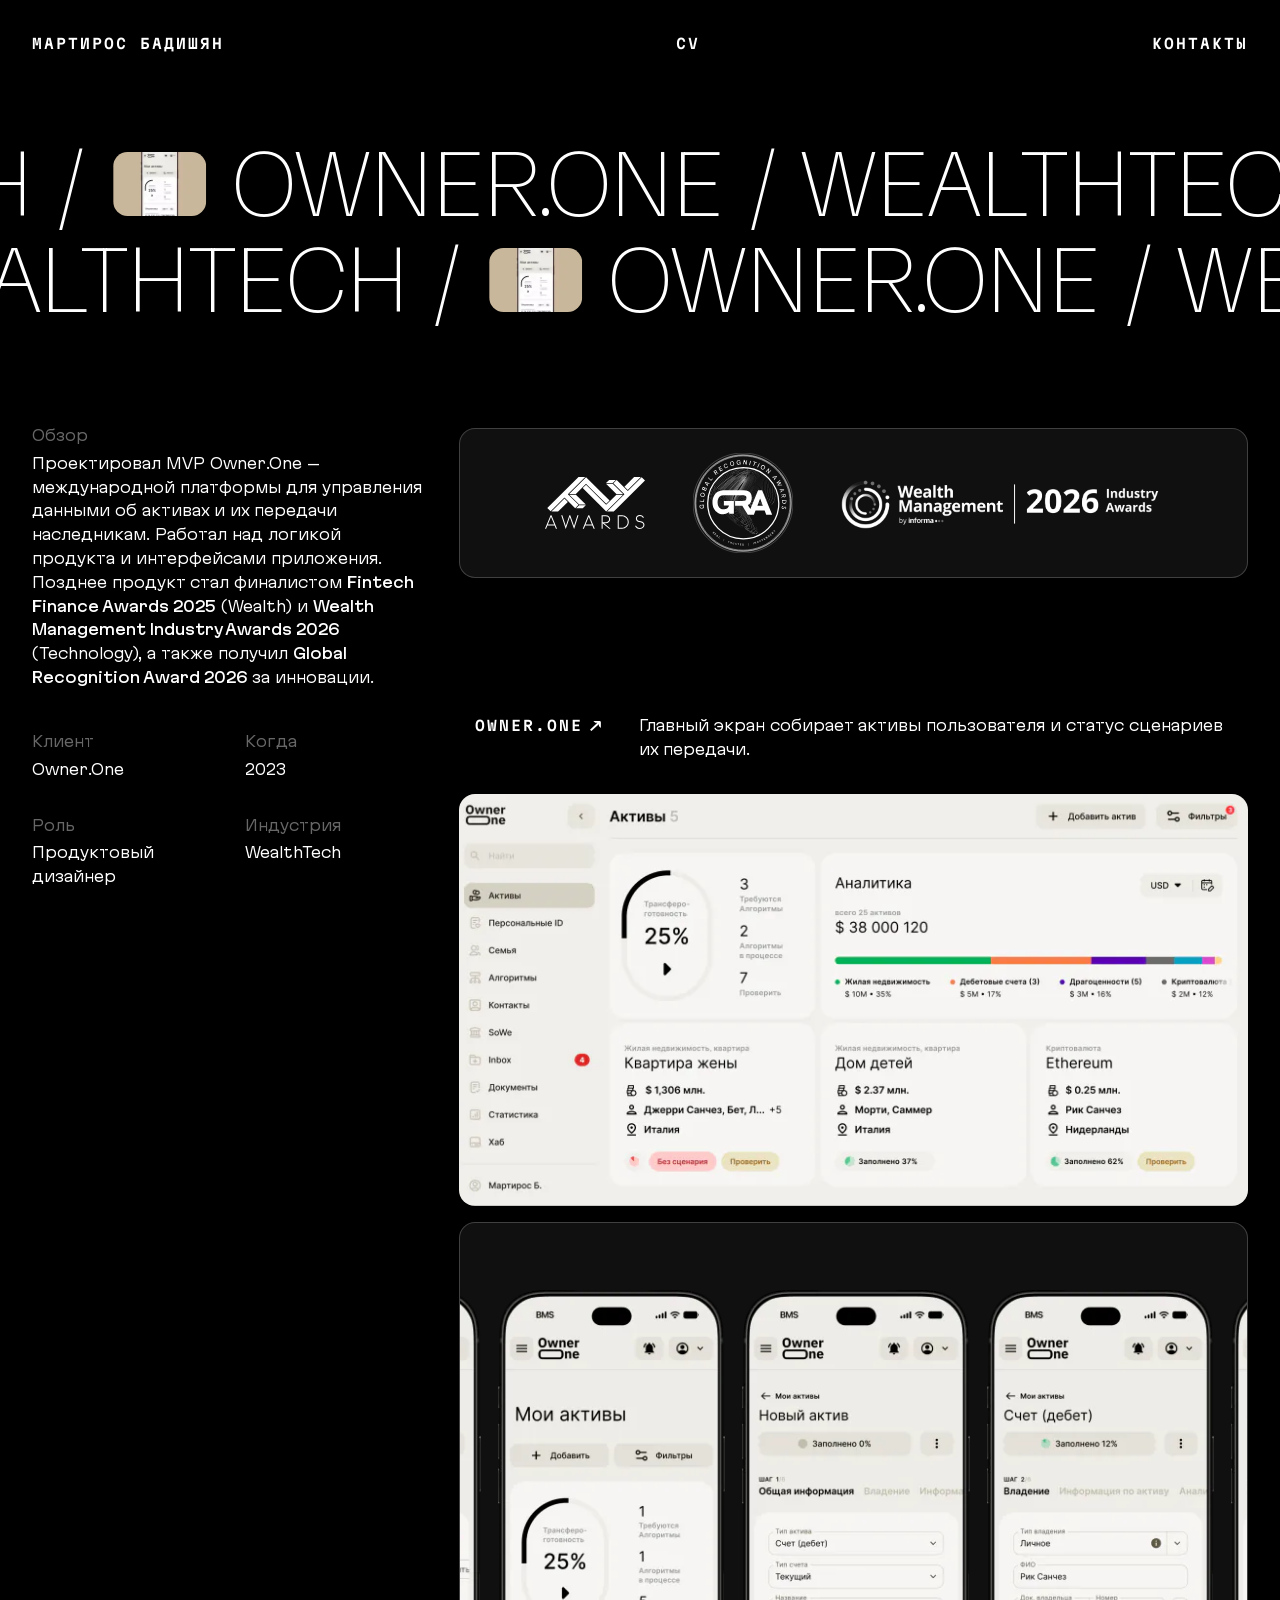
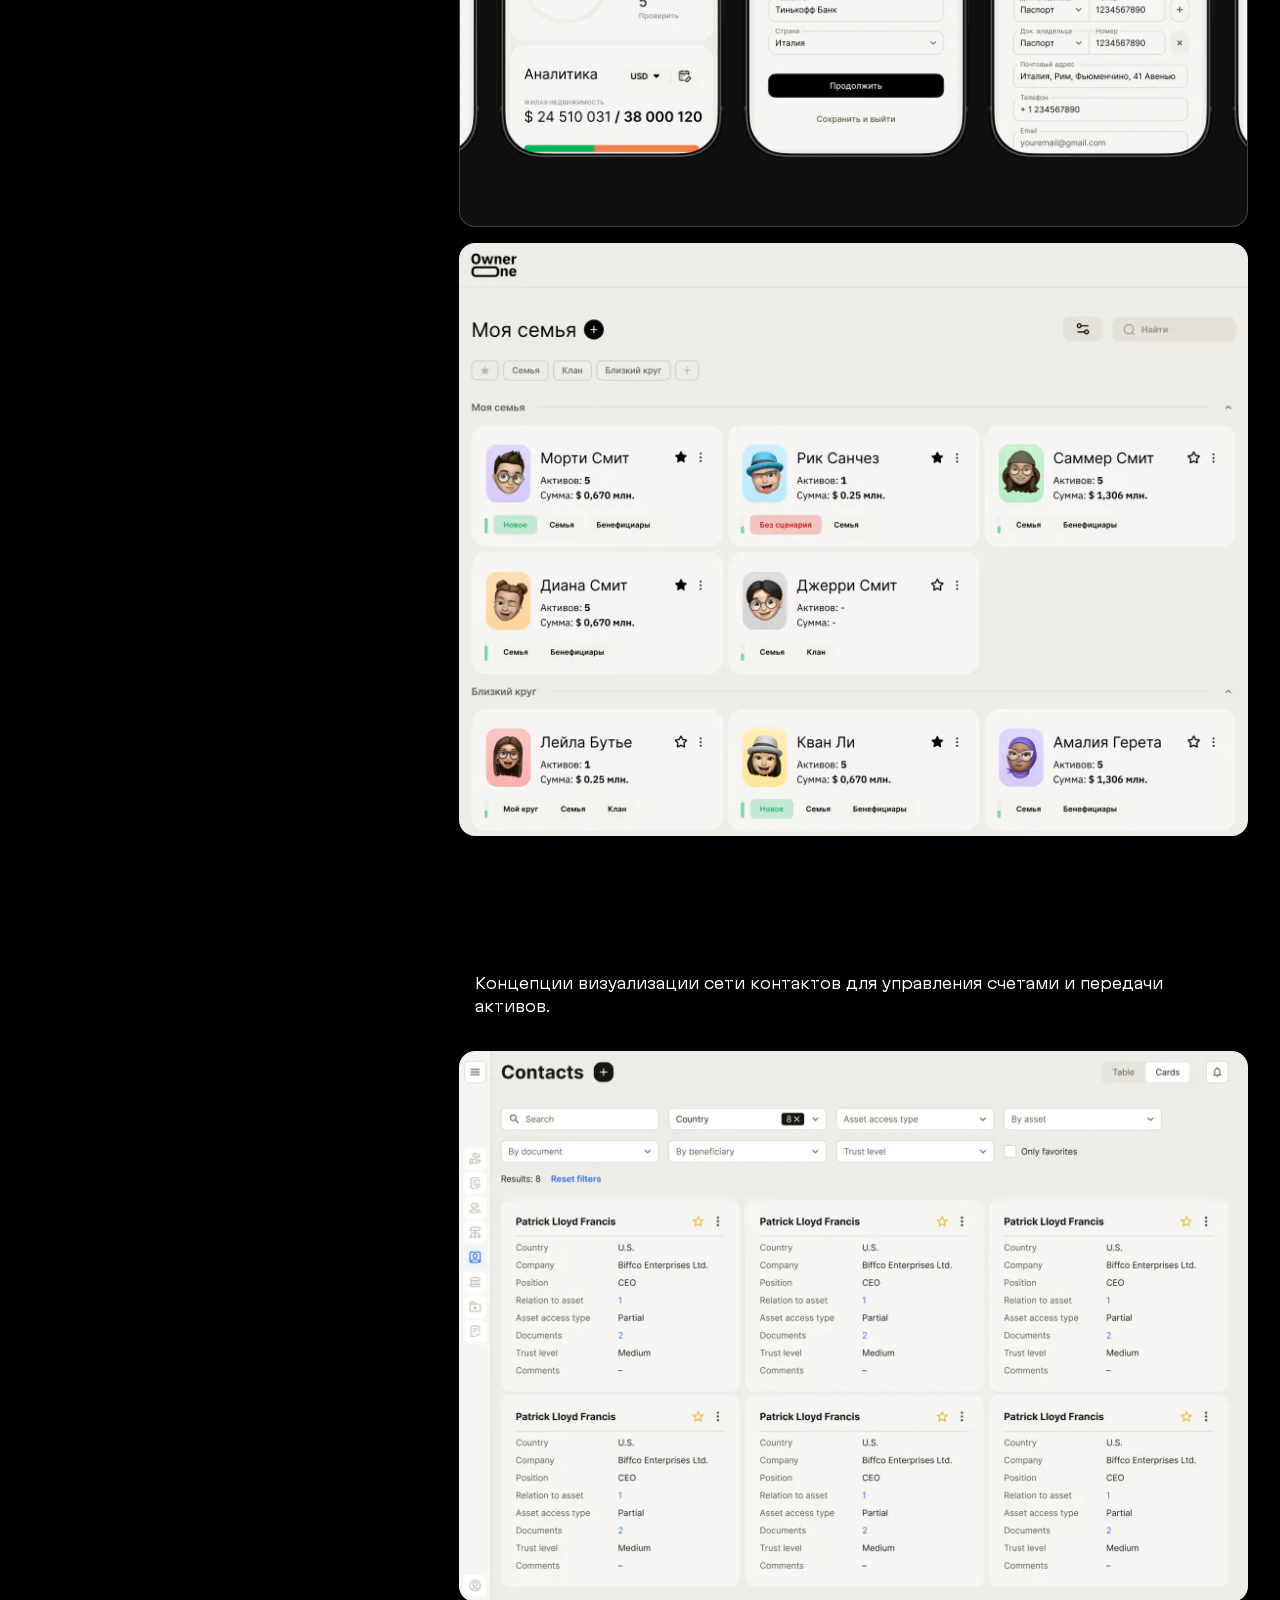
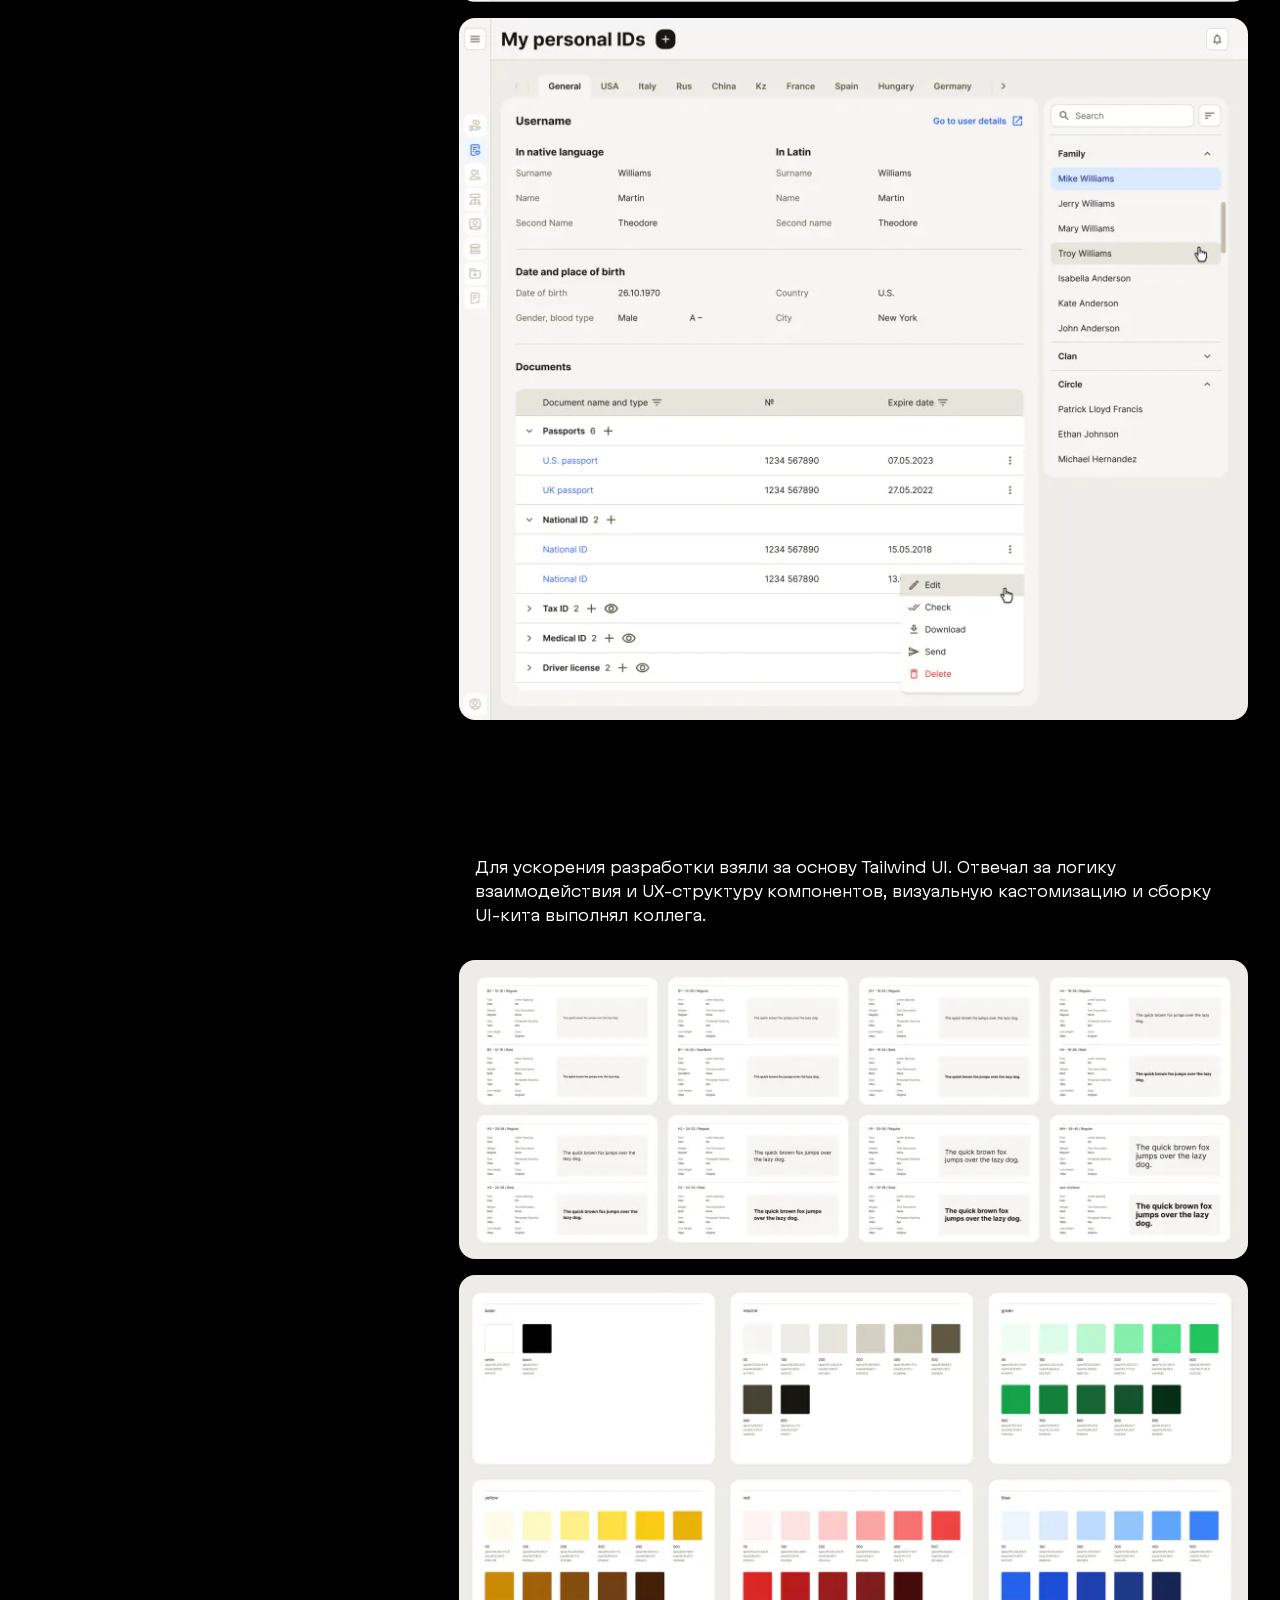
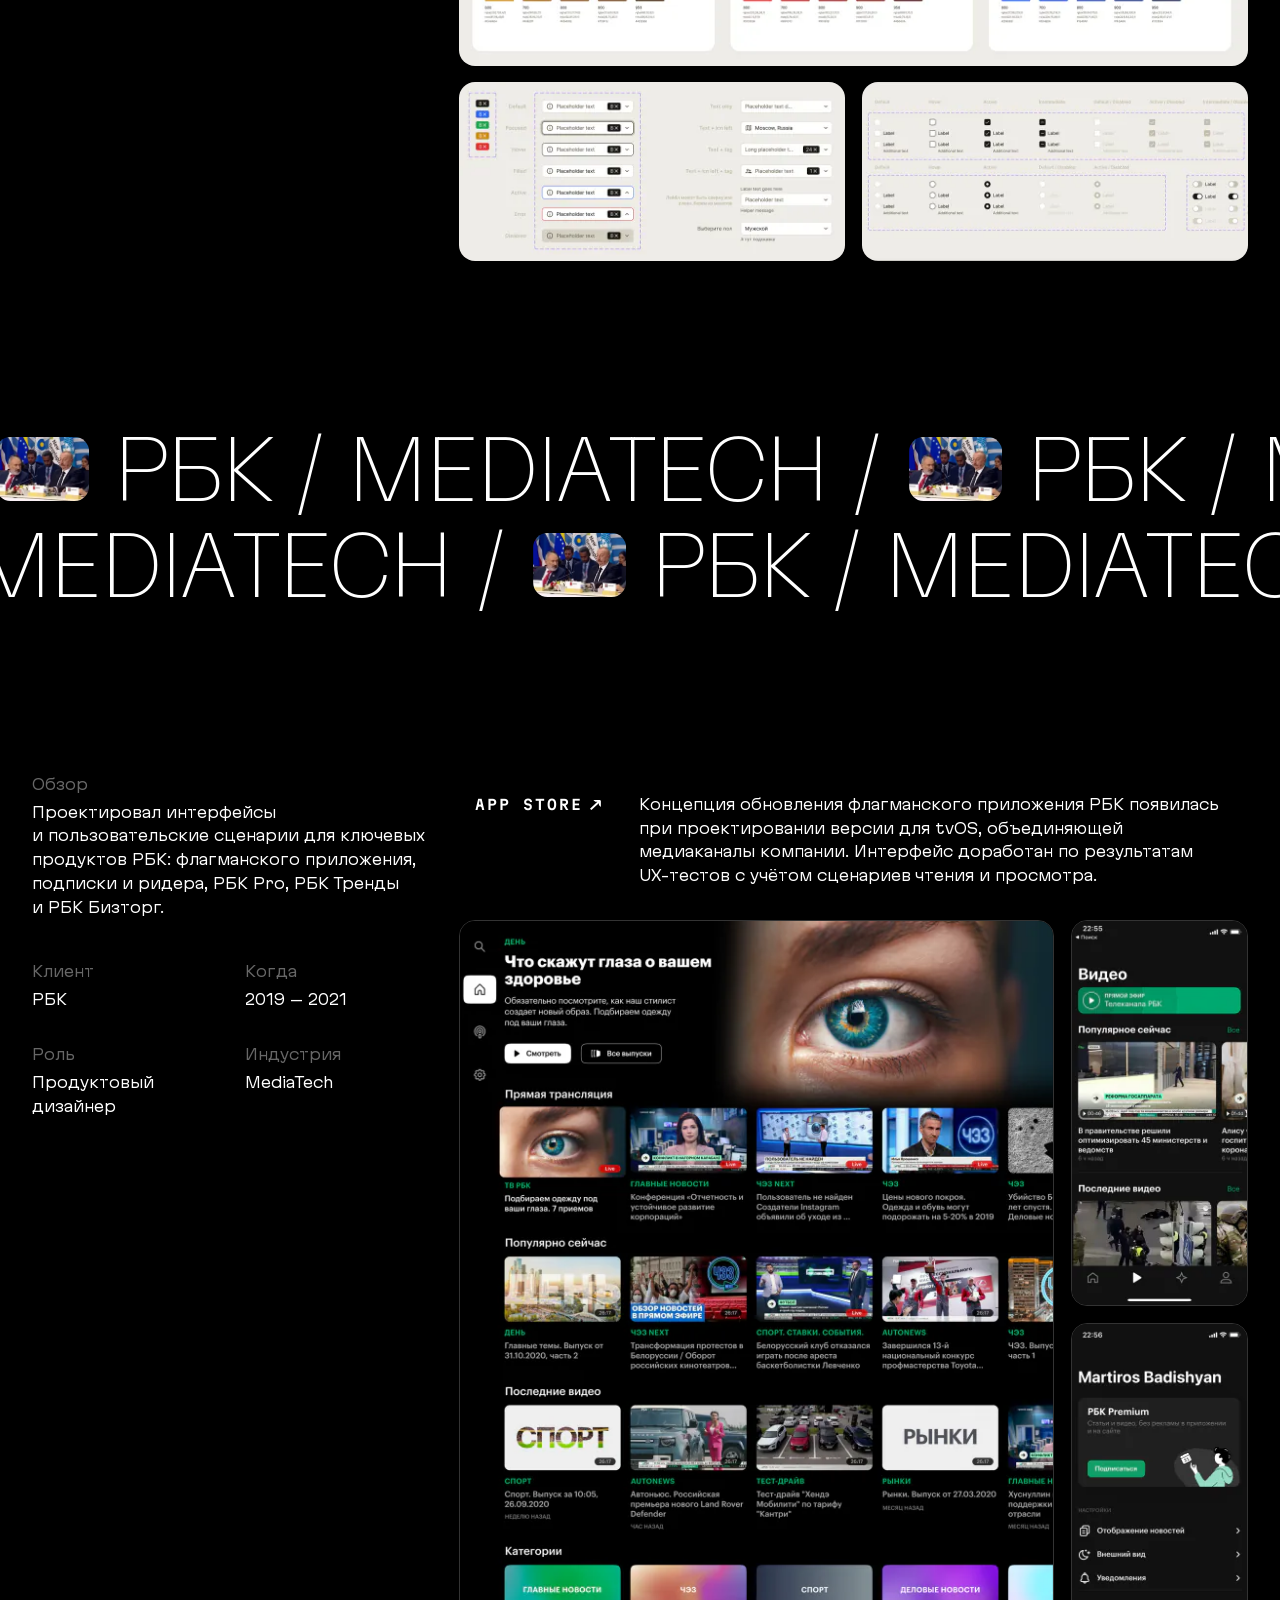
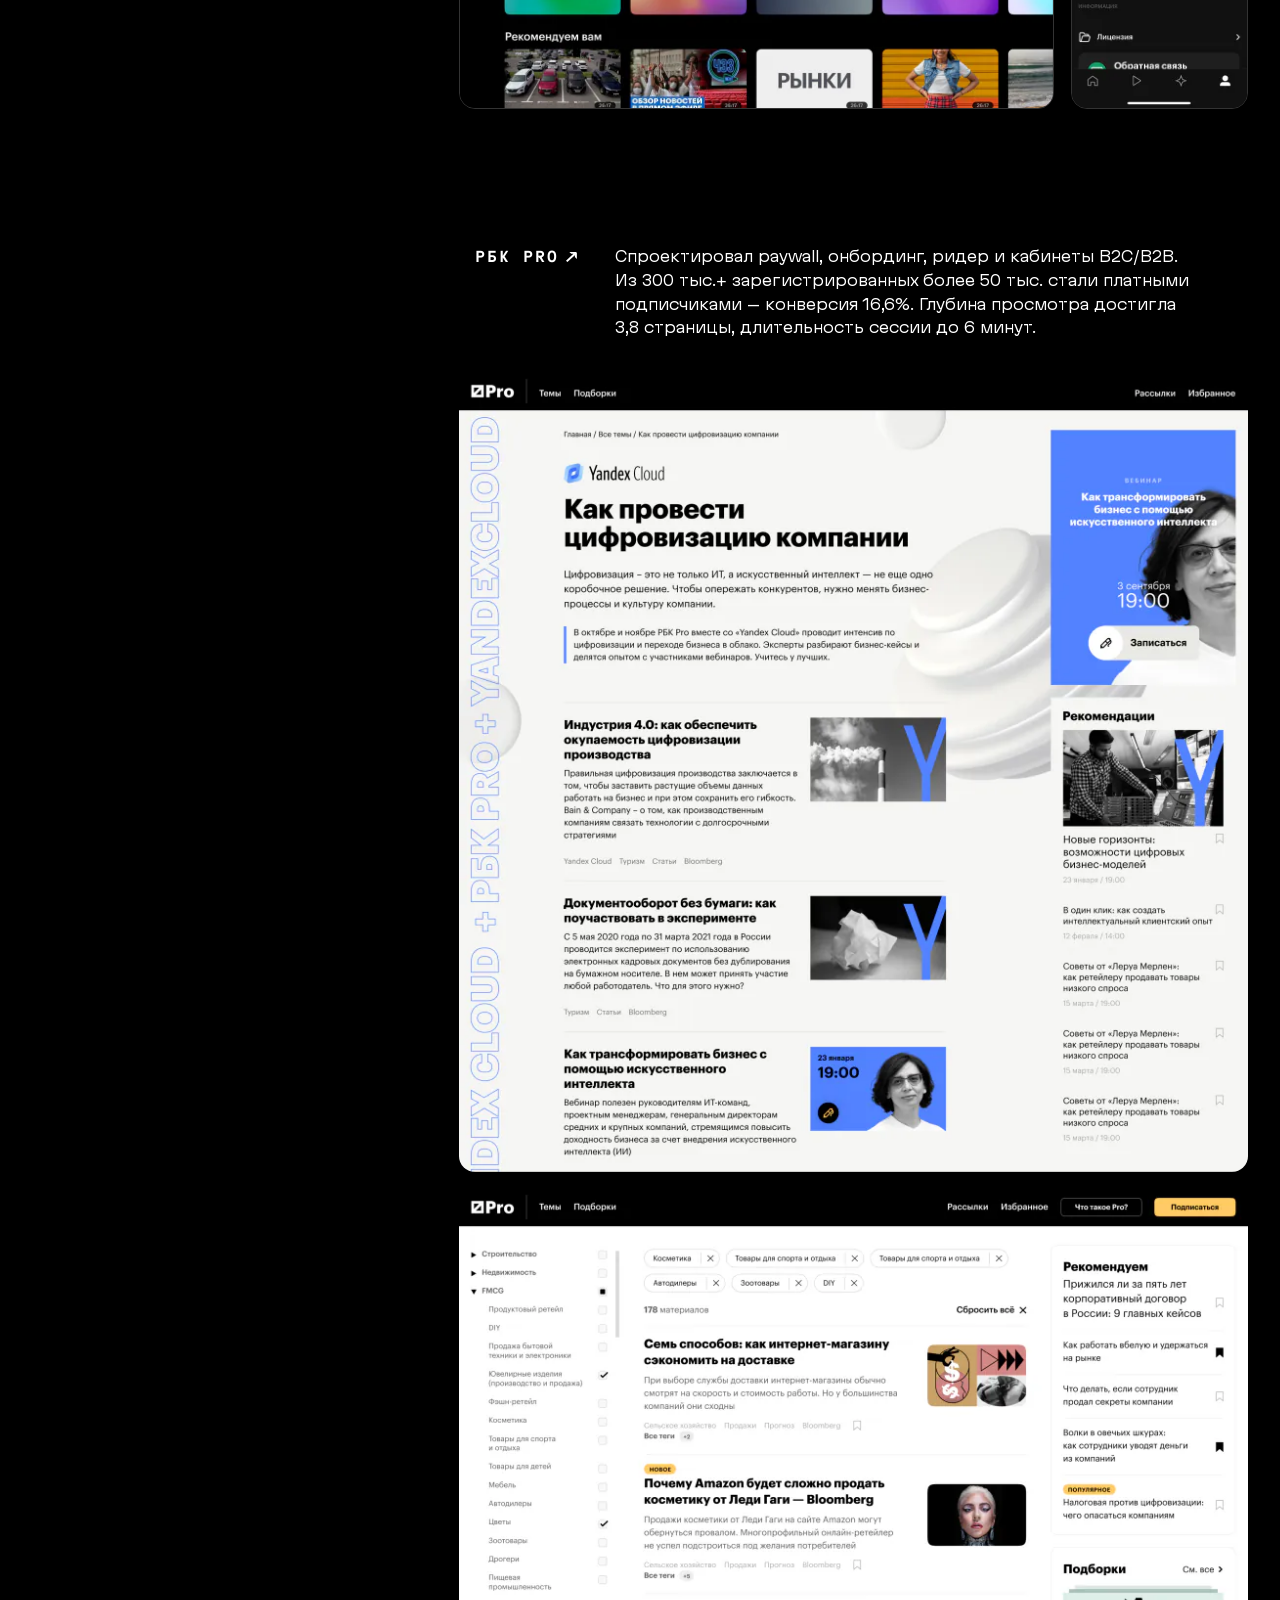
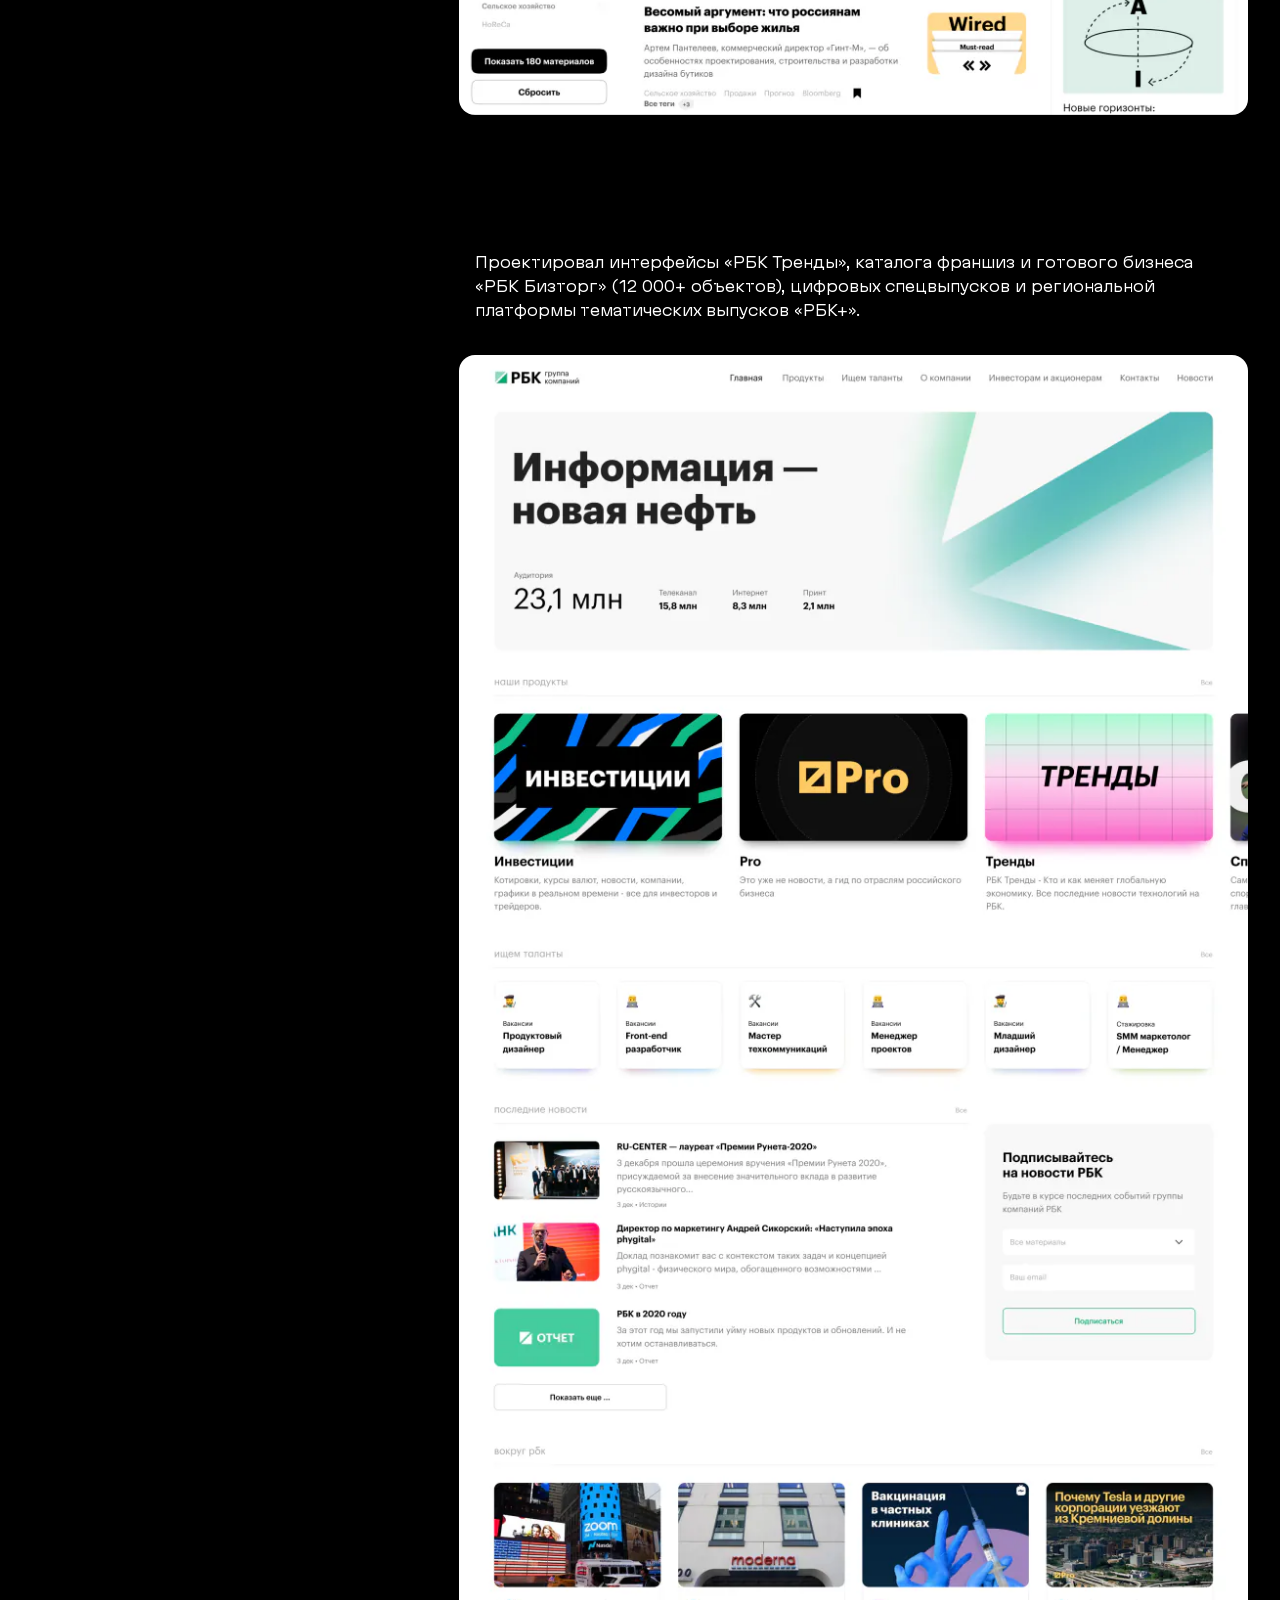
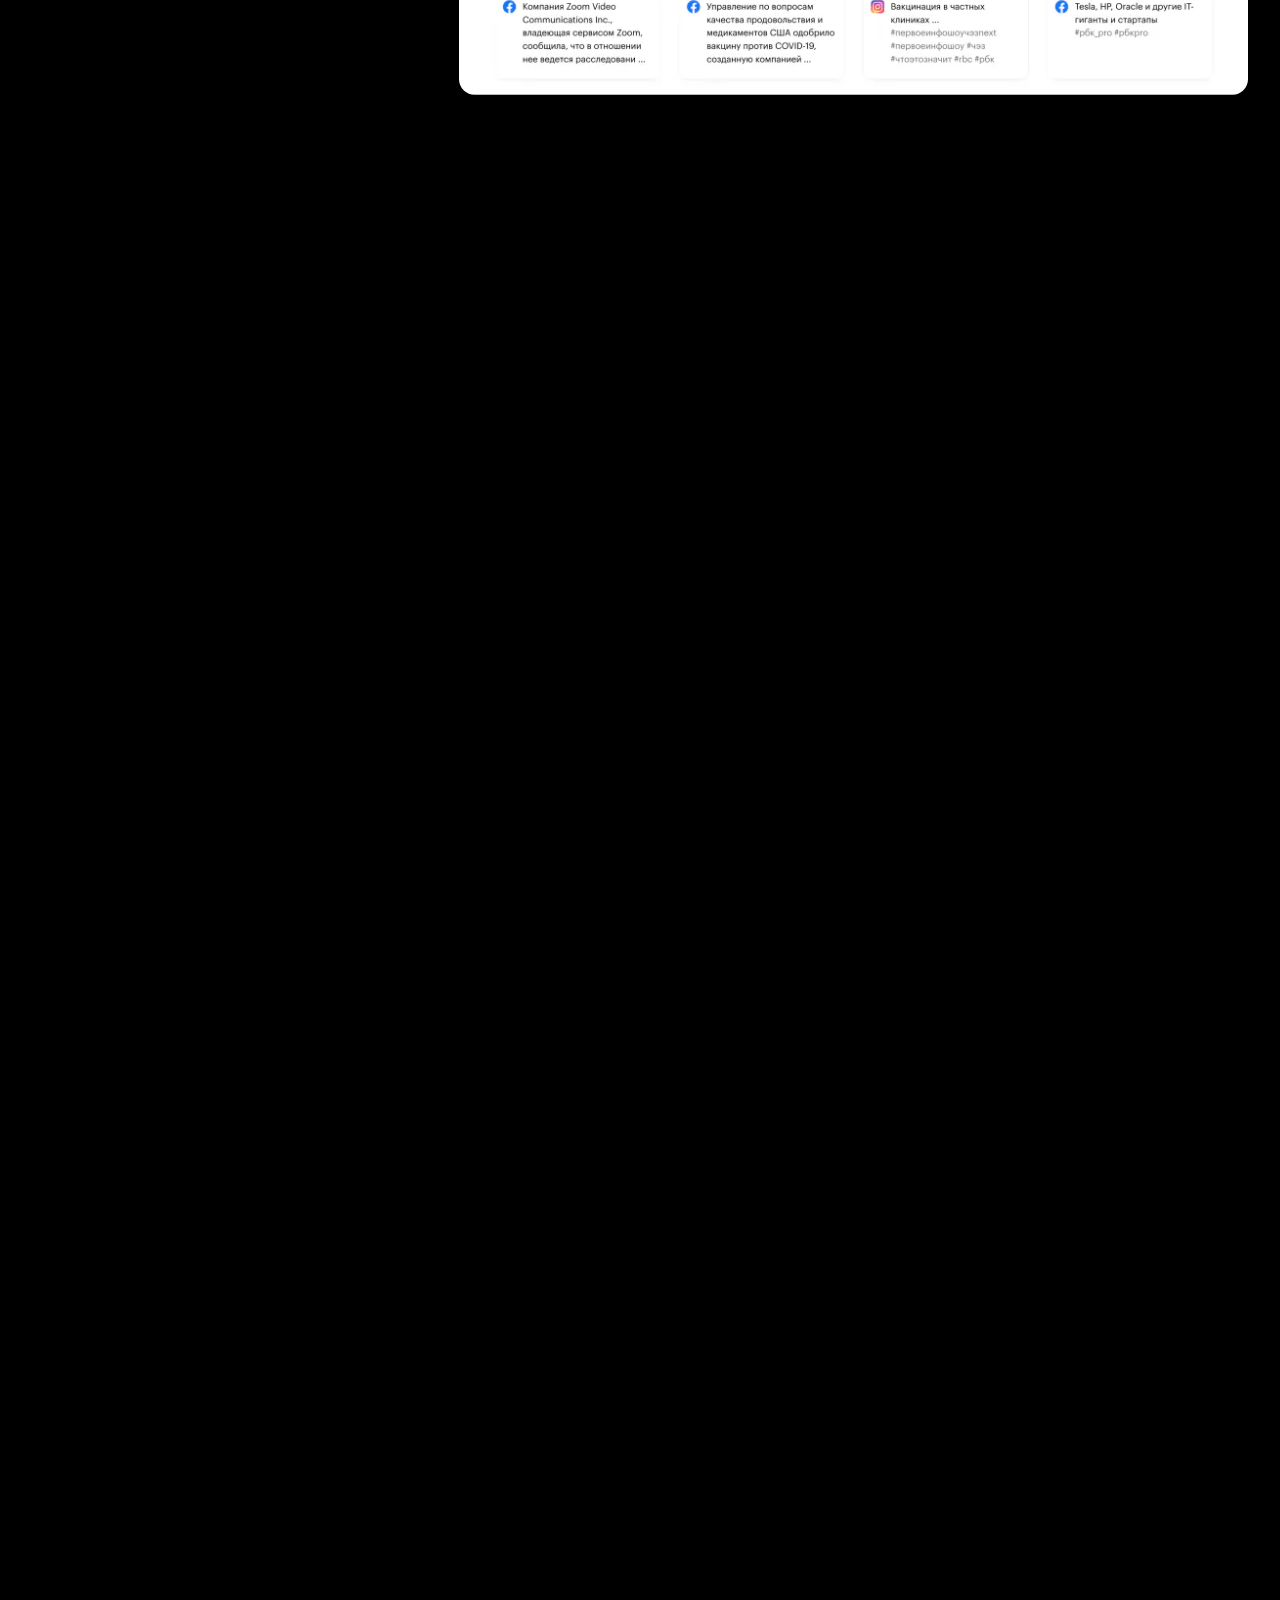
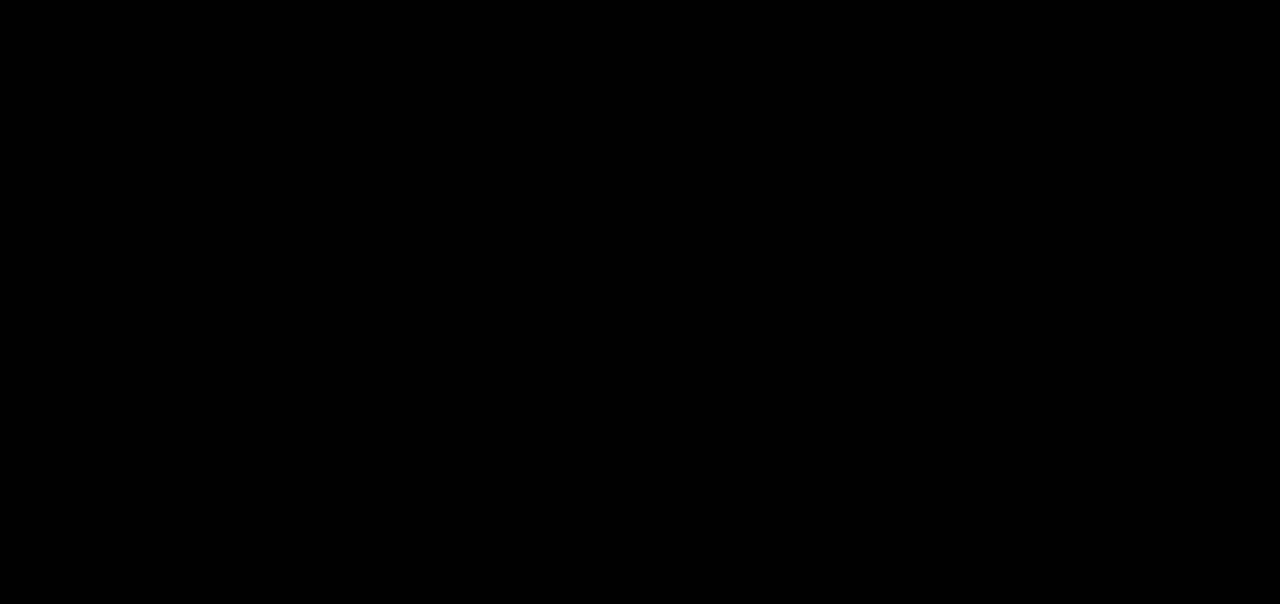
<file: owner-one.html>
<!DOCTYPE html><!--e9ZHUicWxz8yHm6qm8V3A--><html lang="ru" class="__variable_58f898"><head><meta charSet="utf-8"/><meta name="viewport" content="width=device-width, initial-scale=1"/><link rel="preload" href="/_next/static/media/d74b776de7ffedde-s.p.woff2" as="font" crossorigin="" type="font/woff2"/><link rel="stylesheet" href="/_next/static/css/91978d6b36ca3895.css" data-precedence="next"/><link rel="preload" as="script" fetchPriority="low" href="/_next/static/chunks/webpack-d15b27e1f25c1fc1.js"/><script src="/_next/static/chunks/4bd1b696-c023c6e3521b1417.js" async=""></script><script src="/_next/static/chunks/255-2005b055456c798b.js" async=""></script><script src="/_next/static/chunks/main-app-1b4500b93111eabf.js" async=""></script><script src="/_next/static/chunks/176-dbfe7d379a5d476e.js" async=""></script><script src="/_next/static/chunks/612-16c9ca7b276e64dc.js" async=""></script><script src="/_next/static/chunks/877-e512a332c5369705.js" async=""></script><script src="/_next/static/chunks/app/(ru)/%5Bslug%5D/page-7fcc6cb0d0520a25.js" async=""></script><meta name="next-size-adjust" content=""/><meta name="theme-color" content="#000000"/><meta name="color-scheme" content="dark"/><title>Owner.One — Мартирос Бадишян</title><meta name="description" content="Проектировал MVP Owner.One – международной платформы для управления данными об активах и их передачи наследникам. Работал над логикой продукта и интерфейсами приложения. Позднее продукт стал финалистом Fintech Finance Awards 2025 (Wealth) и Wealth Management Industry Awards 2026 (Technology), а также получил Global Recognition Award 2026 за инновации."/><link rel="canonical" href="https://badishyan.com/owner-one"/><link rel="alternate" hrefLang="ru" href="https://badishyan.com/owner-one"/><link rel="alternate" hrefLang="en" href="https://badishyan.com/en/owner-one"/><meta property="og:title" content="Owner.One — Мартирос Бадишян"/><meta property="og:description" content="Проектировал MVP Owner.One – международной платформы для управления данными об активах и их передачи наследникам. Работал над логикой продукта и интерфейсами приложения. Позднее продукт стал финалистом Fintech Finance Awards 2025 (Wealth) и Wealth Management Industry Awards 2026 (Technology), а также получил Global Recognition Award 2026 за инновации."/><meta property="og:url" content="https://badishyan.com/owner-one"/><meta property="og:site_name" content="Мартирос Бадишян"/><meta property="og:locale" content="ru_RU"/><meta property="og:image" content="https://badishyan.com/og.png"/><meta property="og:image:width" content="1200"/><meta property="og:image:height" content="630"/><meta property="og:locale:alternate" content="en_US"/><meta property="og:type" content="website"/><meta name="twitter:card" content="summary_large_image"/><meta name="twitter:title" content="Owner.One — Мартирос Бадишян"/><meta name="twitter:description" content="Проектировал MVP Owner.One – международной платформы для управления данными об активах и их передачи наследникам. Работал над логикой продукта и интерфейсами приложения. Позднее продукт стал финалистом Fintech Finance Awards 2025 (Wealth) и Wealth Management Industry Awards 2026 (Technology), а также получил Global Recognition Award 2026 за инновации."/><meta name="twitter:image" content="https://badishyan.com/og.png"/><link rel="icon" href="/favicon.ico" type="image/x-icon" sizes="16x16"/><link rel="icon" href="/icon.svg?dc76ed37b3e27393" type="image/svg+xml" sizes="any"/><link rel="apple-touch-icon" href="/apple-icon.png?2944dd69cf27ddbf" type="image/png" sizes="180x180"/><script src="/_next/static/chunks/polyfills-42372ed130431b0a.js" noModule=""></script></head><body><div hidden=""><!--$--><!--/$--></div><script type="application/ld+json">{"@context":"https://schema.org","@graph":[{"@type":"Person","@id":"https://badishyan.com/#person","name":"Мартирос Бадишян","alternateName":"Martiros Badishyan","jobTitle":"Дизайн-директор","description":"Более 15 лет в digital-дизайне, брендинге и рекламе. Руковожу командами и сам делаю интерфейсы, дизайн-системы и айдентику.","url":"https://badishyan.com/","image":"https://badishyan.com/og.png","email":"mailto:badishyan@gmail.com","sameAs":["https://t.me/Badishyan","https://www.instagram.com/b.martiros/"],"address":{"@type":"PostalAddress","addressLocality":"Москва","addressCountry":"RU"},"knowsAbout":["Digital design","Branding","UX/UI","Design systems","Art direction"]},{"@type":"CreativeWork","name":"Owner.One","description":"Проектировал MVP Owner.One – международной платформы для управления данными об активах и их передачи наследникам. Работал над логикой продукта и интерфейсами приложения. Позднее продукт стал финалистом Fintech Finance Awards 2025 (Wealth) и Wealth Management Industry Awards 2026 (Technology), а также получил Global Recognition Award 2026 за инновации.","url":"https://badishyan.com/owner-one","inLanguage":"ru","image":"https://badishyan.com/projects/owner-one.webp","genre":"WealthTech","temporalCoverage":"2023","creator":{"@id":"https://badishyan.com/#person"}}]}</script><header class="fixed inset-x-0 top-0 z-50 flex h-[5.5rem] items-center px-4 md:px-8"><div aria-hidden="true" class="pointer-events-none absolute inset-x-0 top-0 -z-10 h-[7.5rem]"><div class="absolute inset-0" style="backdrop-filter:blur(0.5px);-webkit-backdrop-filter:blur(0.5px);mask-image:linear-gradient(to top, transparent 0%, #000 20%, #000 40%, transparent 60%);-webkit-mask-image:linear-gradient(to top, transparent 0%, #000 20%, #000 40%, transparent 60%)"></div><div class="absolute inset-0" style="backdrop-filter:blur(1px);-webkit-backdrop-filter:blur(1px);mask-image:linear-gradient(to top, transparent 20%, #000 40%, #000 60%, transparent 80%);-webkit-mask-image:linear-gradient(to top, transparent 20%, #000 40%, #000 60%, transparent 80%)"></div><div class="absolute inset-0" style="backdrop-filter:blur(2px);-webkit-backdrop-filter:blur(2px);mask-image:linear-gradient(to top, transparent 40%, #000 60%, #000 80%, transparent 100%);-webkit-mask-image:linear-gradient(to top, transparent 40%, #000 60%, #000 80%, transparent 100%)"></div><div class="absolute inset-0" style="backdrop-filter:blur(4px);-webkit-backdrop-filter:blur(4px);mask-image:linear-gradient(to top, transparent 60%, #000 80%, #000 100%, transparent 120%);-webkit-mask-image:linear-gradient(to top, transparent 60%, #000 80%, #000 100%, transparent 120%)"></div><div class="absolute inset-0" style="backdrop-filter:blur(8px);-webkit-backdrop-filter:blur(8px);mask-image:linear-gradient(to top, transparent 80%, #000 100%);-webkit-mask-image:linear-gradient(to top, transparent 80%, #000 100%)"></div><div class="absolute inset-0 bg-[linear-gradient(to_bottom,rgb(0_0_0/0.8),rgb(0_0_0/0.4)_45%,transparent)]"></div></div><nav class="site-nav label-caps flex flex-1 items-center justify-between leading-[1.7]" aria-label="Основная навигация"><a aria-label="М.Б. Мартирос Бадишян" href="/"><span class="md:hidden"><span aria-hidden="true" class="whitespace-pre">М.Б.</span></span><span class="hidden md:block"><span aria-hidden="true" class="whitespace-pre">Мартирос Бадишян</span></span></a><a href="/martiros-badishyan-cv.pdf" target="_blank" rel="noopener noreferrer" aria-label="CV"><span aria-hidden="true" class="whitespace-pre">CV</span></a><button type="button" aria-expanded="false" aria-label="Контакты" class="cursor-pointer uppercase"><span aria-hidden="true" class="whitespace-pre">Контакты</span></button></nav></header><main><div aria-hidden="true" class="divider overflow-hidden divider--intro pt-[7rem] pb-16 lg:pt-[8.5rem] lg:pb-24"><div class="text-[min(3rem,calc((100vw-1.5rem)/8.6))] font-[100] uppercase leading-[1.2] whitespace-pre [font-stretch:100%] md:text-[5rem]"><div class="divider-enter divider-row--left-enter"><div class="divider-drift divider-row--left-drift" style="--reps:8"><p class="divider-row divider-row--left"> / <span class="divider-pill"><video src="/projects/owner-one-pill.mp4" poster="/projects/owner-one-pill.webp" muted="" loop="" playsInline="" preload="none" disablePictureInPicture="" disableRemotePlayback="" aria-hidden="true" tabindex="-1" class="size-full object-cover"></video></span> Owner.One<!-- --> / WealthTech<!-- --> / <span class="divider-pill"><video src="/projects/owner-one-pill.mp4" poster="/projects/owner-one-pill.webp" muted="" loop="" playsInline="" preload="none" disablePictureInPicture="" disableRemotePlayback="" aria-hidden="true" tabindex="-1" class="size-full object-cover"></video></span> Owner.One<!-- --> / WealthTech<!-- --> / <span class="divider-pill"><video src="/projects/owner-one-pill.mp4" poster="/projects/owner-one-pill.webp" muted="" loop="" playsInline="" preload="none" disablePictureInPicture="" disableRemotePlayback="" aria-hidden="true" tabindex="-1" class="size-full object-cover"></video></span> Owner.One<!-- --> / WealthTech<!-- --> / <span class="divider-pill"><video src="/projects/owner-one-pill.mp4" poster="/projects/owner-one-pill.webp" muted="" loop="" playsInline="" preload="none" disablePictureInPicture="" disableRemotePlayback="" aria-hidden="true" tabindex="-1" class="size-full object-cover"></video></span> Owner.One<!-- --> / WealthTech<!-- --> / <span class="divider-pill"><video src="/projects/owner-one-pill.mp4" poster="/projects/owner-one-pill.webp" muted="" loop="" playsInline="" preload="none" disablePictureInPicture="" disableRemotePlayback="" aria-hidden="true" tabindex="-1" class="size-full object-cover"></video></span> Owner.One<!-- --> / WealthTech<!-- --> / <span class="divider-pill"><video src="/projects/owner-one-pill.mp4" poster="/projects/owner-one-pill.webp" muted="" loop="" playsInline="" preload="none" disablePictureInPicture="" disableRemotePlayback="" aria-hidden="true" tabindex="-1" class="size-full object-cover"></video></span> Owner.One<!-- --> / WealthTech<!-- --> / <span class="divider-pill"><video src="/projects/owner-one-pill.mp4" poster="/projects/owner-one-pill.webp" muted="" loop="" playsInline="" preload="none" disablePictureInPicture="" disableRemotePlayback="" aria-hidden="true" tabindex="-1" class="size-full object-cover"></video></span> Owner.One<!-- --> / WealthTech<!-- --> / <span class="divider-pill"><video src="/projects/owner-one-pill.mp4" poster="/projects/owner-one-pill.webp" muted="" loop="" playsInline="" preload="none" disablePictureInPicture="" disableRemotePlayback="" aria-hidden="true" tabindex="-1" class="size-full object-cover"></video></span> Owner.One<!-- --> / WealthTech</p></div></div><div class="divider-enter divider-row--right-enter"><div class="divider-drift divider-row--right-drift" style="--reps:8"><p class="divider-row divider-row--right"> / <span class="divider-pill"><video src="/projects/owner-one-pill.mp4" poster="/projects/owner-one-pill.webp" muted="" loop="" playsInline="" preload="none" disablePictureInPicture="" disableRemotePlayback="" aria-hidden="true" tabindex="-1" class="size-full object-cover"></video></span> Owner.One<!-- --> / WealthTech<!-- --> / <span class="divider-pill"><video src="/projects/owner-one-pill.mp4" poster="/projects/owner-one-pill.webp" muted="" loop="" playsInline="" preload="none" disablePictureInPicture="" disableRemotePlayback="" aria-hidden="true" tabindex="-1" class="size-full object-cover"></video></span> Owner.One<!-- --> / WealthTech<!-- --> / <span class="divider-pill"><video src="/projects/owner-one-pill.mp4" poster="/projects/owner-one-pill.webp" muted="" loop="" playsInline="" preload="none" disablePictureInPicture="" disableRemotePlayback="" aria-hidden="true" tabindex="-1" class="size-full object-cover"></video></span> Owner.One<!-- --> / WealthTech<!-- --> / <span class="divider-pill"><video src="/projects/owner-one-pill.mp4" poster="/projects/owner-one-pill.webp" muted="" loop="" playsInline="" preload="none" disablePictureInPicture="" disableRemotePlayback="" aria-hidden="true" tabindex="-1" class="size-full object-cover"></video></span> Owner.One<!-- --> / WealthTech<!-- --> / <span class="divider-pill"><video src="/projects/owner-one-pill.mp4" poster="/projects/owner-one-pill.webp" muted="" loop="" playsInline="" preload="none" disablePictureInPicture="" disableRemotePlayback="" aria-hidden="true" tabindex="-1" class="size-full object-cover"></video></span> Owner.One<!-- --> / WealthTech<!-- --> / <span class="divider-pill"><video src="/projects/owner-one-pill.mp4" poster="/projects/owner-one-pill.webp" muted="" loop="" playsInline="" preload="none" disablePictureInPicture="" disableRemotePlayback="" aria-hidden="true" tabindex="-1" class="size-full object-cover"></video></span> Owner.One<!-- --> / WealthTech<!-- --> / <span class="divider-pill"><video src="/projects/owner-one-pill.mp4" poster="/projects/owner-one-pill.webp" muted="" loop="" playsInline="" preload="none" disablePictureInPicture="" disableRemotePlayback="" aria-hidden="true" tabindex="-1" class="size-full object-cover"></video></span> Owner.One<!-- --> / WealthTech<!-- --> / <span class="divider-pill"><video src="/projects/owner-one-pill.mp4" poster="/projects/owner-one-pill.webp" muted="" loop="" playsInline="" preload="none" disablePictureInPicture="" disableRemotePlayback="" aria-hidden="true" tabindex="-1" class="size-full object-cover"></video></span> Owner.One<!-- --> / WealthTech</p></div></div></div></div><section data-case="owner-one" aria-label="Owner.One" class="grid gap-x-8 gap-y-24 px-3 md:px-8 lg:grid-cols-[minmax(0,1fr)_minmax(0,2fr)] case-enter"><h1 class="sr-only">Owner.One</h1><aside class="flex flex-col gap-10 text-[0.875rem] leading-[1.7] lg:sticky lg:top-[15.25rem] lg:h-[calc(100svh-17.25rem)] lg:min-h-[22.5rem] lg:justify-between"><div class="flex flex-col gap-1"><p class="text-muted">Обзор</p><p class="max-w-[30rem]">Проектировал MVP Owner.One – международной платформы для управления данными об активах и их передачи наследникам. Работал над логикой продукта и интерфейсами приложения. Позднее продукт стал финалистом <strong class="font-[500]">Fintech Finance Awards 2025</strong> (Wealth) и <strong class="font-[500]">Wealth Management Industry Awards 2026</strong> (Technology), а также получил <strong class="font-[500]">Global Recognition Award 2026</strong> за инновации.</p></div><div class="flex flex-1 flex-col justify-end"><dl class="grid grid-cols-2 gap-x-8 gap-y-6 lg:sticky lg:bottom-8 lg:gap-y-8"><div class="flex flex-col gap-1"><dt class="text-muted">Клиент</dt><dd>Owner.One</dd></div><div class="flex flex-col gap-1"><dt class="text-muted">Когда</dt><dd>2023</dd></div><div class="flex flex-col gap-1"><dt class="text-muted">Роль</dt><dd>Продуктовый дизайнер</dd></div><div class="flex flex-col gap-1"><dt class="text-muted">Индустрия</dt><dd>WealthTech</dd></div></dl></div></aside><div class="flex flex-col gap-20 md:gap-[7.5rem] lg:pt-1"><div class="flex flex-col gap-4"><div class="scroll-reveal"><div class="flex flex-wrap items-center justify-center gap-x-12 gap-y-6 rounded-2xl border border-line bg-[#101010] p-6"><img src="/cases/owner.one/award-ffa.svg" width="100" height="52" alt="Fintech Finance Awards" loading="lazy" class="h-auto max-w-full" style="width:6.25rem"/><img src="/cases/owner.one/award-gra.svg" width="100" height="100" alt="Global Recognition Awards" loading="lazy" class="h-auto max-w-full" style="width:6.25rem"/><img src="/cases/owner.one/award-wmia.webp" width="321" height="52" alt="Wealth Management Industry Awards 2026" loading="lazy" class="h-auto max-w-full" style="width:20.0625rem"/></div></div></div><div class="flex flex-col gap-4"><div class="scroll-reveal flex flex-wrap items-start gap-x-8 gap-y-3 py-4 lg:px-4"><h2 class="label-caps leading-[1.7]"><a href="https://owner.one" target="_blank" rel="noopener noreferrer" class="group inline-flex items-start"><span>Owner.one</span><svg aria-hidden="true" width="24" height="24" viewBox="0 0 24 24" fill="currentColor" class="size-6 shrink-0"><path d="M17.8648 13.915L15.8848 12.0971L15.9319 7.72533L17.0869 8.7858L12.3255 8.82908L10.3455 7.01113L16.9337 7.00031L17.8766 7.866L17.8648 13.915ZM8.41264 17.0532L7.00003 15.6479L16.0026 7.35741L17.4876 8.72087L8.41264 17.0532Z"></path></svg></a></h2><p class="min-w-[min(20rem,100%)] flex-1 text-[0.875rem] leading-[1.7]">Главный экран собирает активы пользователя и статус сценариев их передачи.</p></div><div class="scroll-reveal"><img src="/cases/owner.one/dashboard-2444.webp" srcSet="/cases/owner.one/dashboard-2444.webp 2444w, /cases/owner.one/dashboard-1503.webp 1503w, /cases/owner.one/dashboard-807.webp 807w" sizes="(min-width: 1024px) calc((100vw - 96px) * 0.667 * 1.000), (min-width: 768px) calc((100vw - 64px) * 1.000), calc((100vw - 24px) * 1.000)" width="2444" height="1276" alt="Главный экран Owner.One: активы и сценарии передачи" loading="lazy" class="h-auto w-full rounded-2xl object-cover  "/></div><div class="scroll-reveal"><div class="@container w-full"><div class="relative aspect-[752/576] w-full overflow-hidden rounded-2xl border border-line max-md:aspect-auto max-md:h-[calc(var(--mh)+2*var(--mp))]" style="background:#101010;--mh:min(119.26760563380282cqw, 26.21rem);--mp:4cqw"><div class="media-strip absolute inset-0 flex overflow-x-auto overflow-y-hidden py-[var(--dp)] px-[var(--dg)] gap-[var(--dg)] max-md:py-[var(--mp)] max-md:px-[var(--mg)] max-md:gap-[var(--mg)] [&amp;&gt;:first-child]:ml-auto [&amp;&gt;:last-child]:mr-auto " style="--dp:8.51063829787234cqw;--dg:calc(16 / 752 * 100cqw);--mg:3cqw"><img data-first="" style="aspect-ratio:710 / 1460" src="/cases/owner.one/app-1-710.webp" srcSet="/cases/owner.one/app-1-710.webp 710w, /cases/owner.one/app-1-437.webp 437w, /cases/owner.one/app-1-234.webp 234w" sizes="(max-width: 767.98px) calc((100vw - 24px) * 0.580), (min-width: 1024px) calc((100vw - 96px) * 0.667 * 0.290), (min-width: 768px) calc((100vw - 64px) * 0.290), calc((100vw - 24px) * 0.290)" width="710" height="1460" alt="Экран мобильного приложения Owner.One (1 из 6)" loading="lazy" draggable="false" class="strip-shot h-full w-auto max-w-none shrink-0 select-none object-cover "/><img style="aspect-ratio:710 / 1460" src="/cases/owner.one/app-2-710.webp" srcSet="/cases/owner.one/app-2-710.webp 710w, /cases/owner.one/app-2-437.webp 437w, /cases/owner.one/app-2-234.webp 234w" sizes="(max-width: 767.98px) calc((100vw - 24px) * 0.580), (min-width: 1024px) calc((100vw - 96px) * 0.667 * 0.290), (min-width: 768px) calc((100vw - 64px) * 0.290), calc((100vw - 24px) * 0.290)" width="710" height="1460" alt="Экран мобильного приложения Owner.One (2 из 6)" loading="lazy" draggable="false" class="strip-shot h-full w-auto max-w-none shrink-0 select-none object-cover "/><img style="aspect-ratio:710 / 1460" src="/cases/owner.one/app-3-710.webp" srcSet="/cases/owner.one/app-3-710.webp 710w, /cases/owner.one/app-3-437.webp 437w, /cases/owner.one/app-3-234.webp 234w" sizes="(max-width: 767.98px) calc((100vw - 24px) * 0.580), (min-width: 1024px) calc((100vw - 96px) * 0.667 * 0.290), (min-width: 768px) calc((100vw - 64px) * 0.290), calc((100vw - 24px) * 0.290)" width="710" height="1460" alt="Экран мобильного приложения Owner.One (3 из 6)" loading="lazy" draggable="false" class="strip-shot h-full w-auto max-w-none shrink-0 select-none object-cover "/><img style="aspect-ratio:710 / 1460" src="/cases/owner.one/app-4-710.webp" srcSet="/cases/owner.one/app-4-710.webp 710w, /cases/owner.one/app-4-437.webp 437w, /cases/owner.one/app-4-234.webp 234w" sizes="(max-width: 767.98px) calc((100vw - 24px) * 0.580), (min-width: 1024px) calc((100vw - 96px) * 0.667 * 0.290), (min-width: 768px) calc((100vw - 64px) * 0.290), calc((100vw - 24px) * 0.290)" width="710" height="1460" alt="Экран мобильного приложения Owner.One (4 из 6)" loading="lazy" draggable="false" class="strip-shot h-full w-auto max-w-none shrink-0 select-none object-cover "/><img style="aspect-ratio:710 / 1460" src="/cases/owner.one/app-5-710.webp" srcSet="/cases/owner.one/app-5-710.webp 710w, /cases/owner.one/app-5-437.webp 437w, /cases/owner.one/app-5-234.webp 234w" sizes="(max-width: 767.98px) calc((100vw - 24px) * 0.580), (min-width: 1024px) calc((100vw - 96px) * 0.667 * 0.290), (min-width: 768px) calc((100vw - 64px) * 0.290), calc((100vw - 24px) * 0.290)" width="710" height="1460" alt="Экран мобильного приложения Owner.One (5 из 6)" loading="lazy" draggable="false" class="strip-shot h-full w-auto max-w-none shrink-0 select-none object-cover "/><img style="aspect-ratio:710 / 1460" src="/cases/owner.one/app-6-710.webp" srcSet="/cases/owner.one/app-6-710.webp 710w, /cases/owner.one/app-6-437.webp 437w, /cases/owner.one/app-6-234.webp 234w" sizes="(max-width: 767.98px) calc((100vw - 24px) * 0.580), (min-width: 1024px) calc((100vw - 96px) * 0.667 * 0.290), (min-width: 768px) calc((100vw - 64px) * 0.290), calc((100vw - 24px) * 0.290)" width="710" height="1460" alt="Экран мобильного приложения Owner.One (6 из 6)" loading="lazy" draggable="false" class="strip-shot h-full w-auto max-w-none shrink-0 select-none object-cover "/></div></div></div></div><div class="scroll-reveal"><img src="/cases/owner.one/family-2444.webp" srcSet="/cases/owner.one/family-2444.webp 2444w, /cases/owner.one/family-1503.webp 1503w, /cases/owner.one/family-807.webp 807w" sizes="(min-width: 1024px) calc((100vw - 96px) * 0.667 * 1.000), (min-width: 768px) calc((100vw - 64px) * 1.000), calc((100vw - 24px) * 1.000)" width="2444" height="1833" alt="Экран «Моя семья»: родственники и их активы" loading="lazy" class="h-auto w-full rounded-2xl object-cover  "/></div></div><div class="flex flex-col gap-4"><div class="scroll-reveal flex flex-wrap items-start gap-x-8 gap-y-3 py-4 lg:px-4"><p class="min-w-[min(20rem,100%)] flex-1 text-[0.875rem] leading-[1.7]">Концепции визуализации сети контактов для управления счетами и передачи активов.</p></div><div class="scroll-reveal"><img src="/cases/owner.one/contacts-2444.webp" srcSet="/cases/owner.one/contacts-2444.webp 2444w, /cases/owner.one/contacts-1503.webp 1503w, /cases/owner.one/contacts-807.webp 807w" sizes="(min-width: 1024px) calc((100vw - 96px) * 0.667 * 1.000), (min-width: 768px) calc((100vw - 64px) * 1.000), calc((100vw - 24px) * 1.000)" width="2444" height="1704" alt="Карточки контактов с уровнем доверия и доступом к активам" loading="lazy" class="h-auto w-full rounded-2xl object-cover  "/></div><div class="scroll-reveal"><img src="/cases/owner.one/ids-2444.webp" srcSet="/cases/owner.one/ids-2444.webp 2444w, /cases/owner.one/ids-1503.webp 1503w, /cases/owner.one/ids-807.webp 807w" sizes="(min-width: 1024px) calc((100vw - 96px) * 0.667 * 1.000), (min-width: 768px) calc((100vw - 64px) * 1.000), calc((100vw - 24px) * 1.000)" width="2444" height="2173" alt="Экран личных документов" loading="lazy" class="h-auto w-full rounded-2xl object-cover  "/></div></div><div class="flex flex-col gap-4"><div class="scroll-reveal flex flex-wrap items-start gap-x-8 gap-y-3 py-4 lg:px-4"><p class="min-w-[min(20rem,100%)] flex-1 text-[0.875rem] leading-[1.7]">Для ускорения разработки взяли за основу Tailwind UI. Отвечал за логику взаимодействия и UX‑структуру компонентов, визуальную кастомизацию и сборку UI‑кита выполнял коллега.</p></div><div class="scroll-reveal"><img src="/cases/owner.one/ds-typography-2444.webp" srcSet="/cases/owner.one/ds-typography-2444.webp 2444w, /cases/owner.one/ds-typography-1503.webp 1503w, /cases/owner.one/ds-typography-807.webp 807w" sizes="(min-width: 1024px) calc((100vw - 96px) * 0.667 * 1.000), (min-width: 768px) calc((100vw - 64px) * 1.000), calc((100vw - 24px) * 1.000)" width="2444" height="926" alt="UI-кит: типографика" loading="lazy" class="h-auto w-full rounded-2xl object-cover  "/></div><div class="scroll-reveal"><img src="/cases/owner.one/ds-colors-2444.webp" srcSet="/cases/owner.one/ds-colors-2444.webp 2444w, /cases/owner.one/ds-colors-1503.webp 1503w, /cases/owner.one/ds-colors-807.webp 807w" sizes="(min-width: 1024px) calc((100vw - 96px) * 0.667 * 1.000), (min-width: 768px) calc((100vw - 64px) * 1.000), calc((100vw - 24px) * 1.000)" width="2444" height="1209" alt="UI-кит: цвета" loading="lazy" class="h-auto w-full rounded-2xl object-cover  "/></div><div class="scroll-reveal"><div class="@container w-full"><div class="flex" style="aspect-ratio:752 / 170.1538461538462;gap:calc(16 / 752 * 100cqw)"><div class="flex min-w-0 flex-col" style="width:48.936170212765965%;gap:calc(16 / 752 * 100cqw)"><img src="/cases/owner.one/ds-select-1196.webp" srcSet="/cases/owner.one/ds-select-1196.webp 1196w, /cases/owner.one/ds-select-736.webp 736w, /cases/owner.one/ds-select-395.webp 395w" sizes="(min-width: 1024px) calc((100vw - 96px) * 0.667 * 0.489), (min-width: 768px) calc((100vw - 64px) * 0.489), calc((100vw - 24px) * 0.489)" width="1196" height="553" alt="UI-кит: выпадающие списки" loading="lazy" class="min-h-0 w-full rounded-2xl object-cover " style="flex:46.23745819397993 1 0"/></div><div class="flex min-w-0 flex-col" style="width:48.936170212765965%;gap:calc(16 / 752 * 100cqw)"><img src="/cases/owner.one/ds-controls-1196.webp" srcSet="/cases/owner.one/ds-controls-1196.webp 1196w, /cases/owner.one/ds-controls-736.webp 736w, /cases/owner.one/ds-controls-395.webp 395w" sizes="(min-width: 1024px) calc((100vw - 96px) * 0.667 * 0.489), (min-width: 768px) calc((100vw - 64px) * 0.489), calc((100vw - 24px) * 0.489)" width="1196" height="553" alt="UI-кит: элементы управления" loading="lazy" class="min-h-0 w-full rounded-2xl object-cover " style="flex:46.23745819397993 1 0"/></div></div></div></div></div></div></section><div class="h-px"></div></main><!--$--><!--/$--><script src="/_next/static/chunks/webpack-d15b27e1f25c1fc1.js" id="_R_" async=""></script><script>(self.__next_f=self.__next_f||[]).push([0])</script><script>self.__next_f.push([1,"1:\"$Sreact.fragment\"\n2:I[9766,[],\"\"]\n3:I[8924,[],\"\"]\n4:I[2042,[\"176\",\"static/chunks/176-dbfe7d379a5d476e.js\",\"612\",\"static/chunks/612-16c9ca7b276e64dc.js\",\"877\",\"static/chunks/877-e512a332c5369705.js\",\"461\",\"static/chunks/app/(ru)/%5Bslug%5D/page-7fcc6cb0d0520a25.js\"],\"Signature\"]\n5:I[741,[\"176\",\"static/chunks/176-dbfe7d379a5d476e.js\",\"612\",\"static/chunks/612-16c9ca7b276e64dc.js\",\"877\",\"static/chunks/877-e512a332c5369705.js\",\"461\",\"static/chunks/app/(ru)/%5Bslug%5D/page-7fcc6cb0d0520a25.js\"],\"ScrollFallback\"]\n7:I[4431,[],\"OutletBoundary\"]\n9:I[5278,[],\"AsyncMetadataOutlet\"]\nb:I[4431,[],\"ViewportBoundary\"]\nd:I[4431,[],\"MetadataBoundary\"]\ne:\"$Sreact.suspense\"\n10:I[7150,[],\"\"]\n:HL[\"/_next/static/media/d74b776de7ffedde-s.p.woff2\",\"font\",{\"crossOrigin\":\"\",\"type\":\"font/woff2\"}]\n:HL[\"/_next/static/css/91978d6b36ca3895.css\",\"style\"]\n"])</script><script>self.__next_f.push([1,"0:{\"P\":null,\"b\":\"e9ZHUicWxz8yHm6qm8V3A\",\"p\":\"\",\"c\":[\"\",\"owner-one\"],\"i\":false,\"f\":[[[\"\",{\"children\":[\"(ru)\",{\"children\":[[\"slug\",\"owner-one\",\"d\"],{\"children\":[\"__PAGE__\",{}]}]},\"$undefined\",\"$undefined\",true]}],[\"\",[\"$\",\"$1\",\"c\",{\"children\":[null,[\"$\",\"$L2\",null,{\"parallelRouterKey\":\"children\",\"error\":\"$undefined\",\"errorStyles\":\"$undefined\",\"errorScripts\":\"$undefined\",\"template\":[\"$\",\"$L3\",null,{}],\"templateStyles\":\"$undefined\",\"templateScripts\":\"$undefined\",\"notFound\":[[[\"$\",\"title\",null,{\"children\":\"404: This page could not be found.\"}],[\"$\",\"div\",null,{\"style\":{\"fontFamily\":\"system-ui,\\\"Segoe UI\\\",Roboto,Helvetica,Arial,sans-serif,\\\"Apple Color Emoji\\\",\\\"Segoe UI Emoji\\\"\",\"height\":\"100vh\",\"textAlign\":\"center\",\"display\":\"flex\",\"flexDirection\":\"column\",\"alignItems\":\"center\",\"justifyContent\":\"center\"},\"children\":[\"$\",\"div\",null,{\"children\":[[\"$\",\"style\",null,{\"dangerouslySetInnerHTML\":{\"__html\":\"body{color:#000;background:#fff;margin:0}.next-error-h1{border-right:1px solid rgba(0,0,0,.3)}@media (prefers-color-scheme:dark){body{color:#fff;background:#000}.next-error-h1{border-right:1px solid rgba(255,255,255,.3)}}\"}}],[\"$\",\"h1\",null,{\"className\":\"next-error-h1\",\"style\":{\"display\":\"inline-block\",\"margin\":\"0 20px 0 0\",\"padding\":\"0 23px 0 0\",\"fontSize\":24,\"fontWeight\":500,\"verticalAlign\":\"top\",\"lineHeight\":\"49px\"},\"children\":404}],[\"$\",\"div\",null,{\"style\":{\"display\":\"inline-block\"},\"children\":[\"$\",\"h2\",null,{\"style\":{\"fontSize\":14,\"fontWeight\":400,\"lineHeight\":\"49px\",\"margin\":0},\"children\":\"This page could not be found.\"}]}]]}]}]],[]],\"forbidden\":\"$undefined\",\"unauthorized\":\"$undefined\"}]]}],{\"children\":[\"(ru)\",[\"$\",\"$1\",\"c\",{\"children\":[[[\"$\",\"link\",\"0\",{\"rel\":\"stylesheet\",\"href\":\"/_next/static/css/91978d6b36ca3895.css\",\"precedence\":\"next\",\"crossOrigin\":\"$undefined\",\"nonce\":\"$undefined\"}]],[\"$\",\"html\",null,{\"lang\":\"ru\",\"className\":\"__variable_58f898\",\"children\":[\"$\",\"body\",null,{\"children\":[[\"$\",\"$L2\",null,{\"parallelRouterKey\":\"children\",\"error\":\"$undefined\",\"errorStyles\":\"$undefined\",\"errorScripts\":\"$undefined\",\"template\":[\"$\",\"$L3\",null,{}],\"templateStyles\":\"$undefined\",\"templateScripts\":\"$undefined\",\"notFound\":[[[\"$\",\"title\",null,{\"children\":\"404: This page could not be found.\"}],[\"$\",\"div\",null,{\"style\":\"$0:f:0:1:1:props:children:1:props:notFound:0:1:props:style\",\"children\":[\"$\",\"div\",null,{\"children\":[[\"$\",\"style\",null,{\"dangerouslySetInnerHTML\":{\"__html\":\"body{color:#000;background:#fff;margin:0}.next-error-h1{border-right:1px solid rgba(0,0,0,.3)}@media (prefers-color-scheme:dark){body{color:#fff;background:#000}.next-error-h1{border-right:1px solid rgba(255,255,255,.3)}}\"}}],[\"$\",\"h1\",null,{\"className\":\"next-error-h1\",\"style\":\"$0:f:0:1:1:props:children:1:props:notFound:0:1:props:children:props:children:1:props:style\",\"children\":404}],[\"$\",\"div\",null,{\"style\":\"$0:f:0:1:1:props:children:1:props:notFound:0:1:props:children:props:children:2:props:style\",\"children\":[\"$\",\"h2\",null,{\"style\":\"$0:f:0:1:1:props:children:1:props:notFound:0:1:props:children:props:children:2:props:children:props:style\",\"children\":\"This page could not be found.\"}]}]]}]}]],[]],\"forbidden\":\"$undefined\",\"unauthorized\":\"$undefined\"}],[\"$\",\"$L4\",null,{\"locale\":\"ru\"}],[\"$\",\"$L5\",null,{}]]}]}]]}],{\"children\":[[\"slug\",\"owner-one\",\"d\"],[\"$\",\"$1\",\"c\",{\"children\":[null,[\"$\",\"$L2\",null,{\"parallelRouterKey\":\"children\",\"error\":\"$undefined\",\"errorStyles\":\"$undefined\",\"errorScripts\":\"$undefined\",\"template\":[\"$\",\"$L3\",null,{}],\"templateStyles\":\"$undefined\",\"templateScripts\":\"$undefined\",\"notFound\":\"$undefined\",\"forbidden\":\"$undefined\",\"unauthorized\":\"$undefined\"}]]}],{\"children\":[\"__PAGE__\",[\"$\",\"$1\",\"c\",{\"children\":[\"$L6\",null,[\"$\",\"$L7\",null,{\"children\":[\"$L8\",[\"$\",\"$L9\",null,{\"promise\":\"$@a\"}]]}]]}],{},null,false]},null,false]},null,false]},null,false],[\"$\",\"$1\",\"h\",{\"children\":[null,[[\"$\",\"$Lb\",null,{\"children\":\"$Lc\"}],[\"$\",\"meta\",null,{\"name\":\"next-size-adjust\",\"content\":\"\"}]],[\"$\",\"$Ld\",null,{\"children\":[\"$\",\"div\",null,{\"hidden\":true,\"children\":[\"$\",\"$e\",null,{\"fallback\":null,\"children\":\"$Lf\"}]}]}]]}],false]],\"m\":\"$undefined\",\"G\":[\"$10\",[]],\"s\":false,\"S\":true}\n"])</script><script>self.__next_f.push([1,"12:I[3815,[\"176\",\"static/chunks/176-dbfe7d379a5d476e.js\",\"612\",\"static/chunks/612-16c9ca7b276e64dc.js\",\"877\",\"static/chunks/877-e512a332c5369705.js\",\"461\",\"static/chunks/app/(ru)/%5Bslug%5D/page-7fcc6cb0d0520a25.js\"],\"Nav\"]\n13:I[59,[\"176\",\"static/chunks/176-dbfe7d379a5d476e.js\",\"612\",\"static/chunks/612-16c9ca7b276e64dc.js\",\"877\",\"static/chunks/877-e512a332c5369705.js\",\"461\",\"static/chunks/app/(ru)/%5Bslug%5D/page-7fcc6cb0d0520a25.js\"],\"CaseChain\"]\n11:T659,"])</script><script>self.__next_f.push([1,"{\"@context\":\"https://schema.org\",\"@graph\":[{\"@type\":\"Person\",\"@id\":\"https://badishyan.com/#person\",\"name\":\"Мартирос Бадишян\",\"alternateName\":\"Martiros Badishyan\",\"jobTitle\":\"Дизайн-директор\",\"description\":\"Более 15 лет в digital-дизайне, брендинге и рекламе. Руковожу командами и сам делаю интерфейсы, дизайн-системы и айдентику.\",\"url\":\"https://badishyan.com/\",\"image\":\"https://badishyan.com/og.png\",\"email\":\"mailto:badishyan@gmail.com\",\"sameAs\":[\"https://t.me/Badishyan\",\"https://www.instagram.com/b.martiros/\"],\"address\":{\"@type\":\"PostalAddress\",\"addressLocality\":\"Москва\",\"addressCountry\":\"RU\"},\"knowsAbout\":[\"Digital design\",\"Branding\",\"UX/UI\",\"Design systems\",\"Art direction\"]},{\"@type\":\"CreativeWork\",\"name\":\"Owner.One\",\"description\":\"Проектировал MVP Owner.One – международной платформы для управления данными об активах и их передачи наследникам. Работал над логикой продукта и интерфейсами приложения. Позднее продукт стал финалистом Fintech Finance Awards 2025 (Wealth) и Wealth Management Industry Awards 2026 (Technology), а также получил Global Recognition Award 2026 за инновации.\",\"url\":\"https://badishyan.com/owner-one\",\"inLanguage\":\"ru\",\"image\":\"https://badishyan.com/projects/owner-one.webp\",\"genre\":\"WealthTech\",\"temporalCoverage\":\"2023\",\"creator\":{\"@id\":\"https://badishyan.com/#person\"}}]}"])</script><script>self.__next_f.push([1,"6:[[\"$\",\"script\",null,{\"type\":\"application/ld+json\",\"dangerouslySetInnerHTML\":{\"__html\":\"$11\"}}],[\"$\",\"$L12\",null,{\"locale\":\"ru\"}],[\"$\",\"main\",null,{\"children\":[\"$\",\"$L13\",null,{\"slug\":\"owner-one\",\"locale\":\"ru\"}]}]]\n"])</script><script>self.__next_f.push([1,"c:[[\"$\",\"meta\",\"0\",{\"charSet\":\"utf-8\"}],[\"$\",\"meta\",\"1\",{\"name\":\"viewport\",\"content\":\"width=device-width, initial-scale=1\"}],[\"$\",\"meta\",\"2\",{\"name\":\"theme-color\",\"content\":\"#000000\"}],[\"$\",\"meta\",\"3\",{\"name\":\"color-scheme\",\"content\":\"dark\"}]]\n8:null\n"])</script><script>self.__next_f.push([1,"14:I[622,[],\"IconMark\"]\n"])</script><script>self.__next_f.push([1,"a:{\"metadata\":[[\"$\",\"title\",\"0\",{\"children\":\"Owner.One — Мартирос Бадишян\"}],[\"$\",\"meta\",\"1\",{\"name\":\"description\",\"content\":\"Проектировал MVP Owner.One – международной платформы для управления данными об активах и их передачи наследникам. Работал над логикой продукта и интерфейсами приложения. Позднее продукт стал финалистом Fintech Finance Awards 2025 (Wealth) и Wealth Management Industry Awards 2026 (Technology), а также получил Global Recognition Award 2026 за инновации.\"}],[\"$\",\"link\",\"2\",{\"rel\":\"canonical\",\"href\":\"https://badishyan.com/owner-one\"}],[\"$\",\"link\",\"3\",{\"rel\":\"alternate\",\"hrefLang\":\"ru\",\"href\":\"https://badishyan.com/owner-one\"}],[\"$\",\"link\",\"4\",{\"rel\":\"alternate\",\"hrefLang\":\"en\",\"href\":\"https://badishyan.com/en/owner-one\"}],[\"$\",\"meta\",\"5\",{\"property\":\"og:title\",\"content\":\"Owner.One — Мартирос Бадишян\"}],[\"$\",\"meta\",\"6\",{\"property\":\"og:description\",\"content\":\"Проектировал MVP Owner.One – международной платформы для управления данными об активах и их передачи наследникам. Работал над логикой продукта и интерфейсами приложения. Позднее продукт стал финалистом Fintech Finance Awards 2025 (Wealth) и Wealth Management Industry Awards 2026 (Technology), а также получил Global Recognition Award 2026 за инновации.\"}],[\"$\",\"meta\",\"7\",{\"property\":\"og:url\",\"content\":\"https://badishyan.com/owner-one\"}],[\"$\",\"meta\",\"8\",{\"property\":\"og:site_name\",\"content\":\"Мартирос Бадишян\"}],[\"$\",\"meta\",\"9\",{\"property\":\"og:locale\",\"content\":\"ru_RU\"}],[\"$\",\"meta\",\"10\",{\"property\":\"og:image\",\"content\":\"https://badishyan.com/og.png\"}],[\"$\",\"meta\",\"11\",{\"property\":\"og:image:width\",\"content\":\"1200\"}],[\"$\",\"meta\",\"12\",{\"property\":\"og:image:height\",\"content\":\"630\"}],[\"$\",\"meta\",\"13\",{\"property\":\"og:locale:alternate\",\"content\":\"en_US\"}],[\"$\",\"meta\",\"14\",{\"property\":\"og:type\",\"content\":\"website\"}],[\"$\",\"meta\",\"15\",{\"name\":\"twitter:card\",\"content\":\"summary_large_image\"}],[\"$\",\"meta\",\"16\",{\"name\":\"twitter:title\",\"content\":\"Owner.One — Мартирос Бадишян\"}],[\"$\",\"meta\",\"17\",{\"name\":\"twitter:description\",\"content\":\"Проектировал MVP Owner.One – международной платформы для управления данными об активах и их передачи наследникам. Работал над логикой продукта и интерфейсами приложения. Позднее продукт стал финалистом Fintech Finance Awards 2025 (Wealth) и Wealth Management Industry Awards 2026 (Technology), а также получил Global Recognition Award 2026 за инновации.\"}],[\"$\",\"meta\",\"18\",{\"name\":\"twitter:image\",\"content\":\"https://badishyan.com/og.png\"}],[\"$\",\"link\",\"19\",{\"rel\":\"icon\",\"href\":\"/favicon.ico\",\"type\":\"image/x-icon\",\"sizes\":\"16x16\"}],[\"$\",\"link\",\"20\",{\"rel\":\"icon\",\"href\":\"/icon.svg?dc76ed37b3e27393\",\"type\":\"image/svg+xml\",\"sizes\":\"any\"}],[\"$\",\"link\",\"21\",{\"rel\":\"apple-touch-icon\",\"href\":\"/apple-icon.png?2944dd69cf27ddbf\",\"type\":\"image/png\",\"sizes\":\"180x180\"}],[\"$\",\"$L14\",\"22\",{}]],\"error\":null,\"digest\":\"$undefined\"}\n"])</script><script>self.__next_f.push([1,"f:\"$a:metadata\"\n"])</script></body></html>
</file>
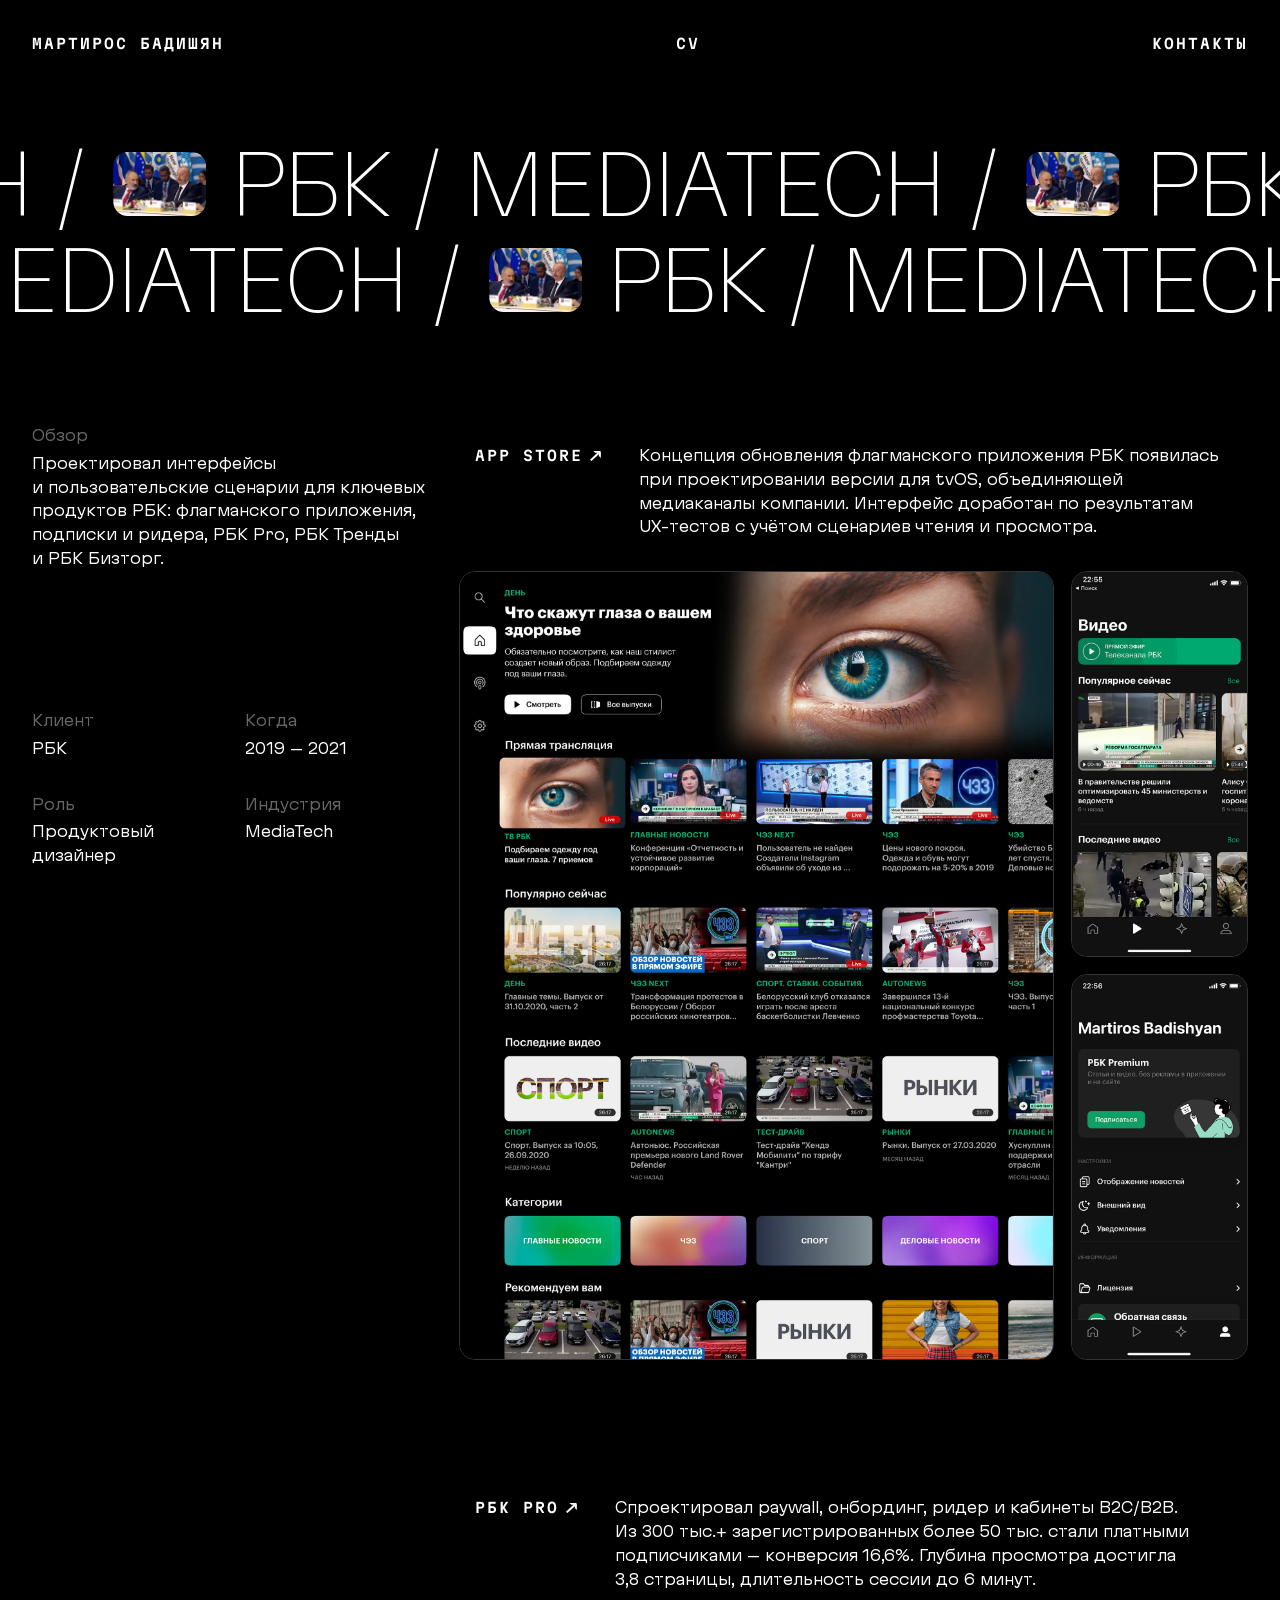
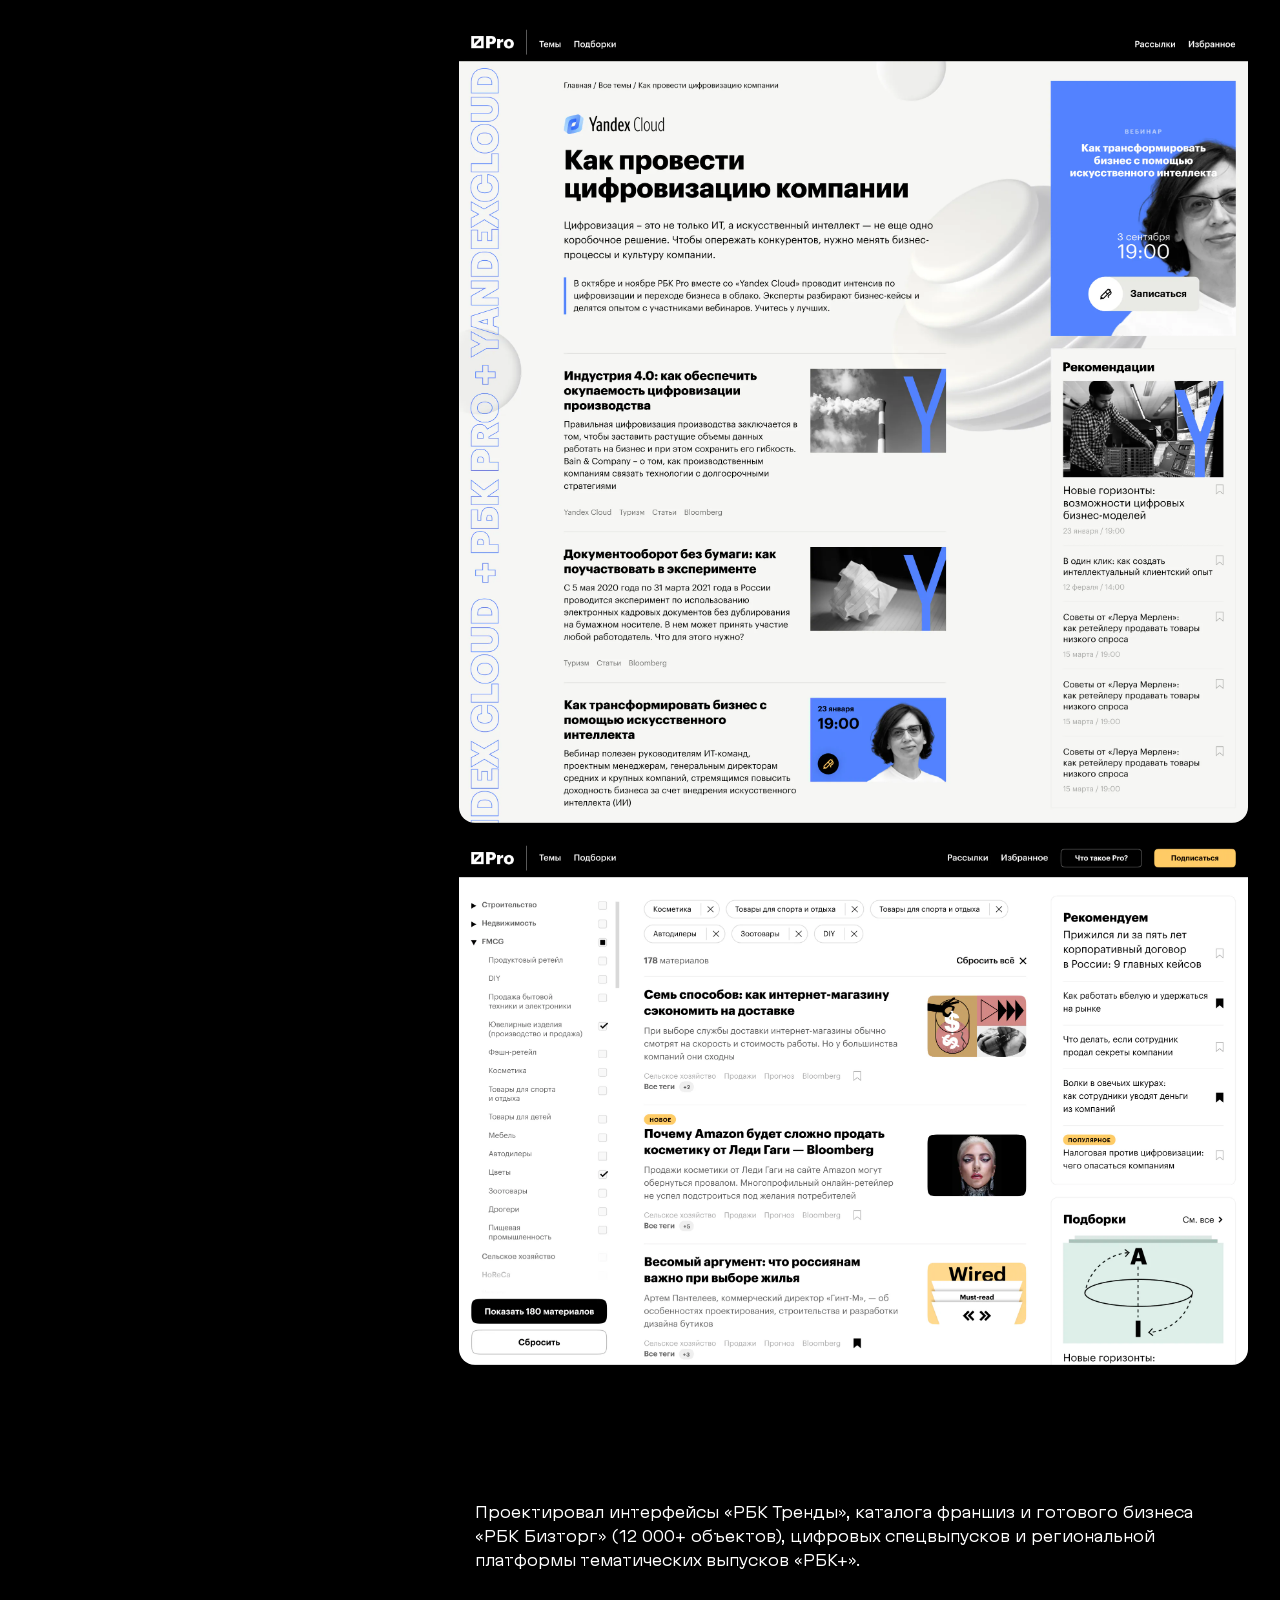
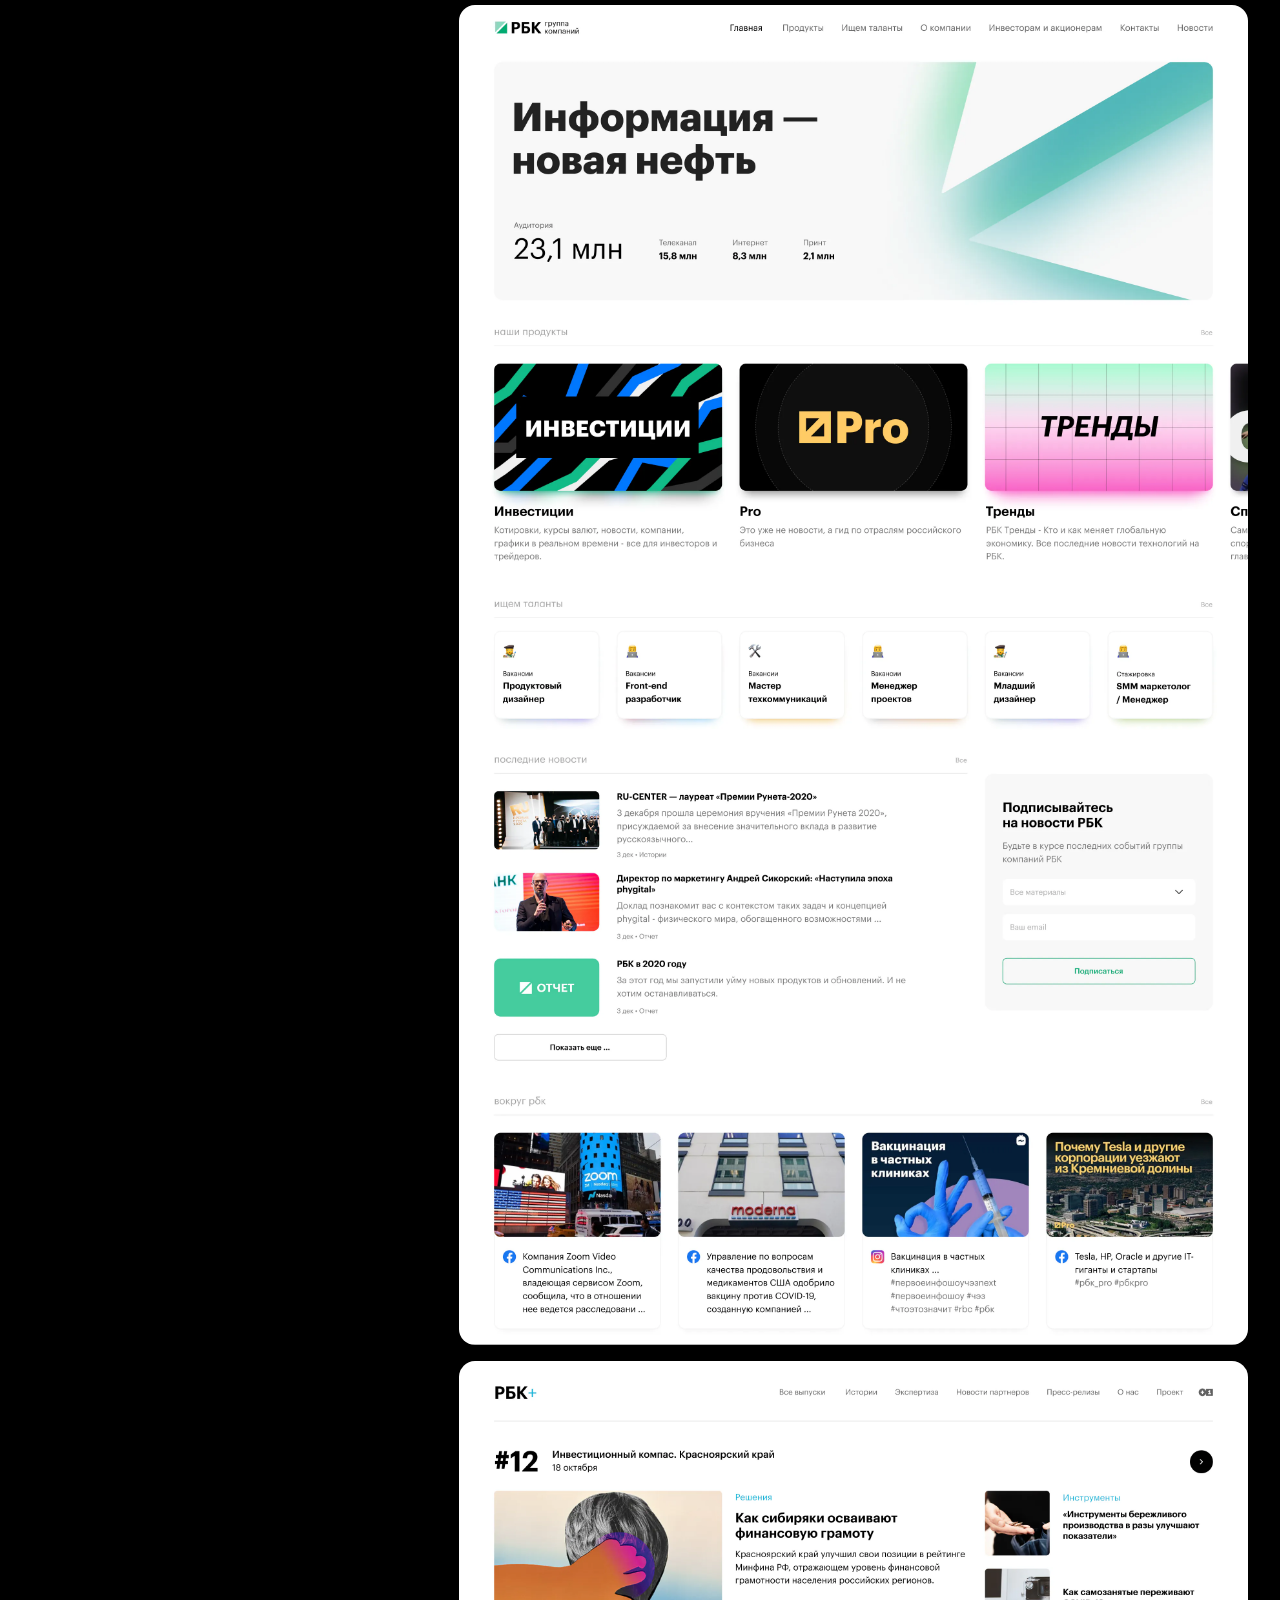
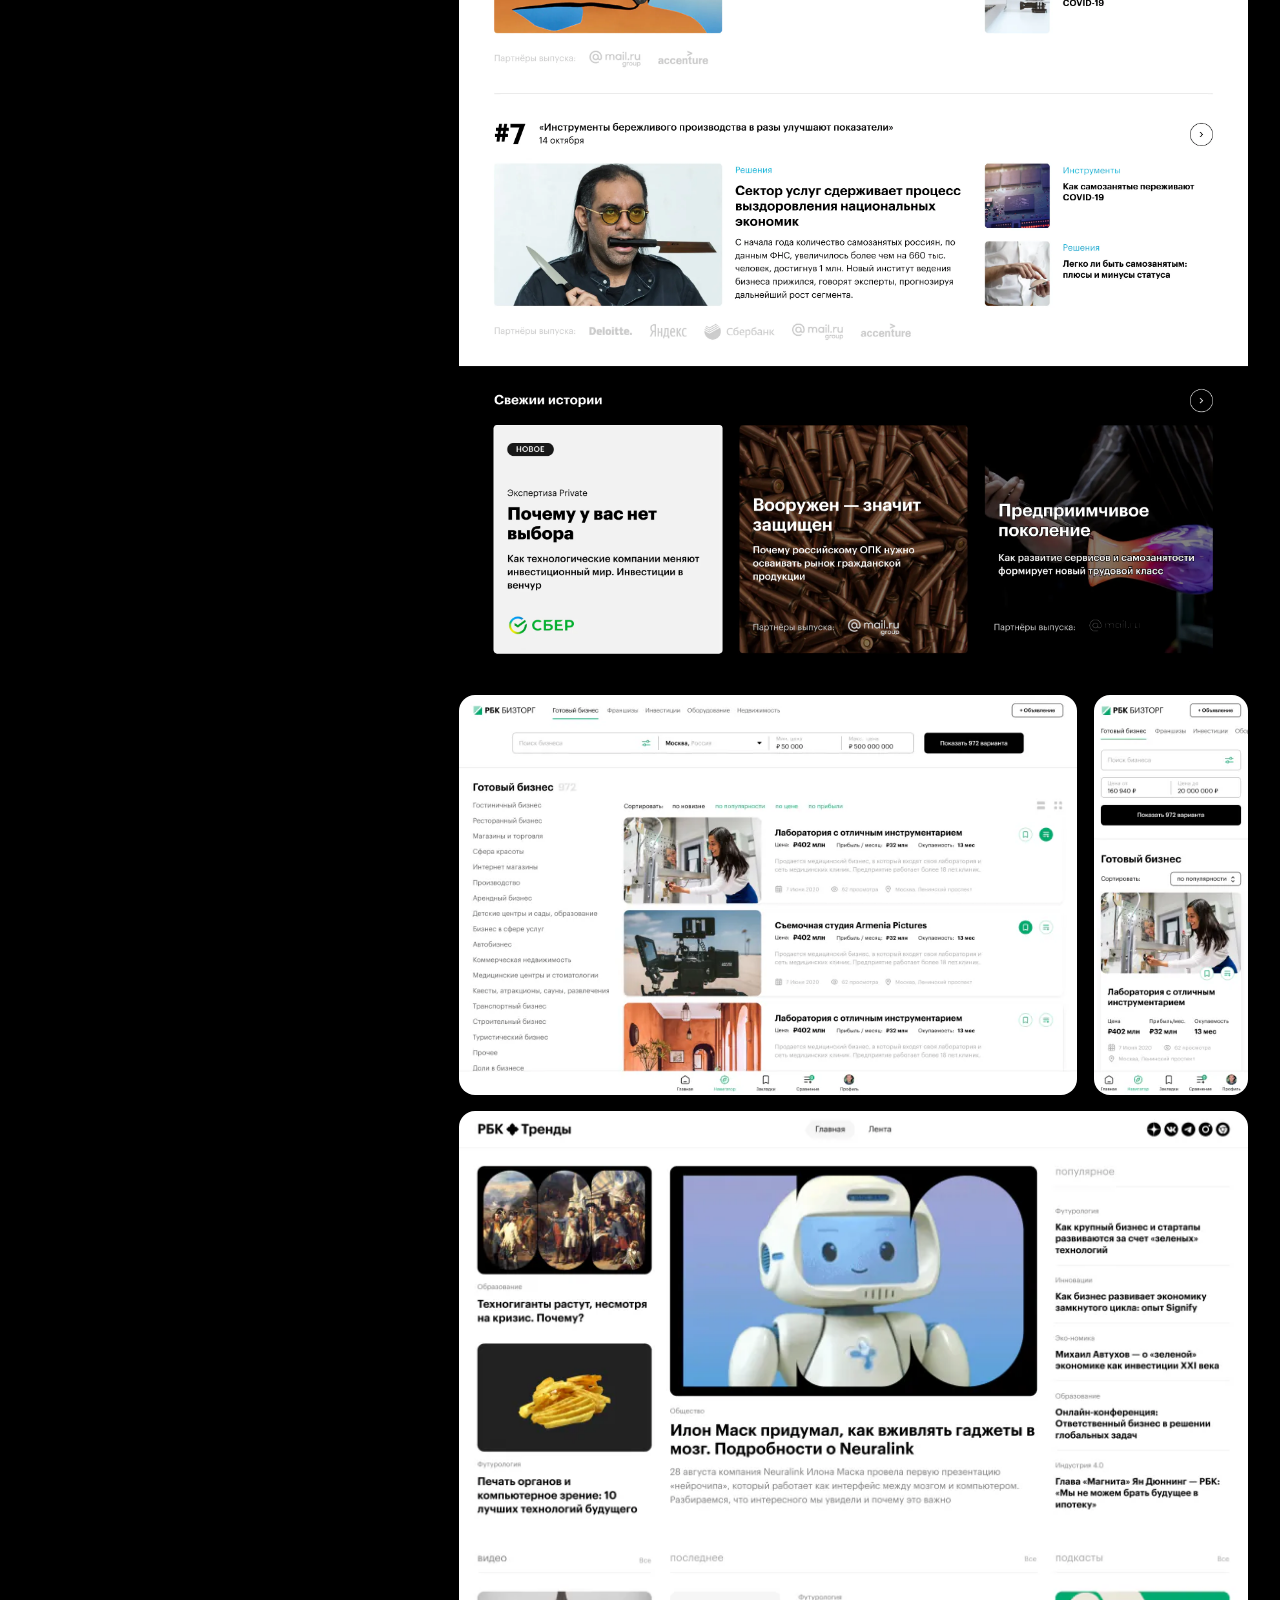
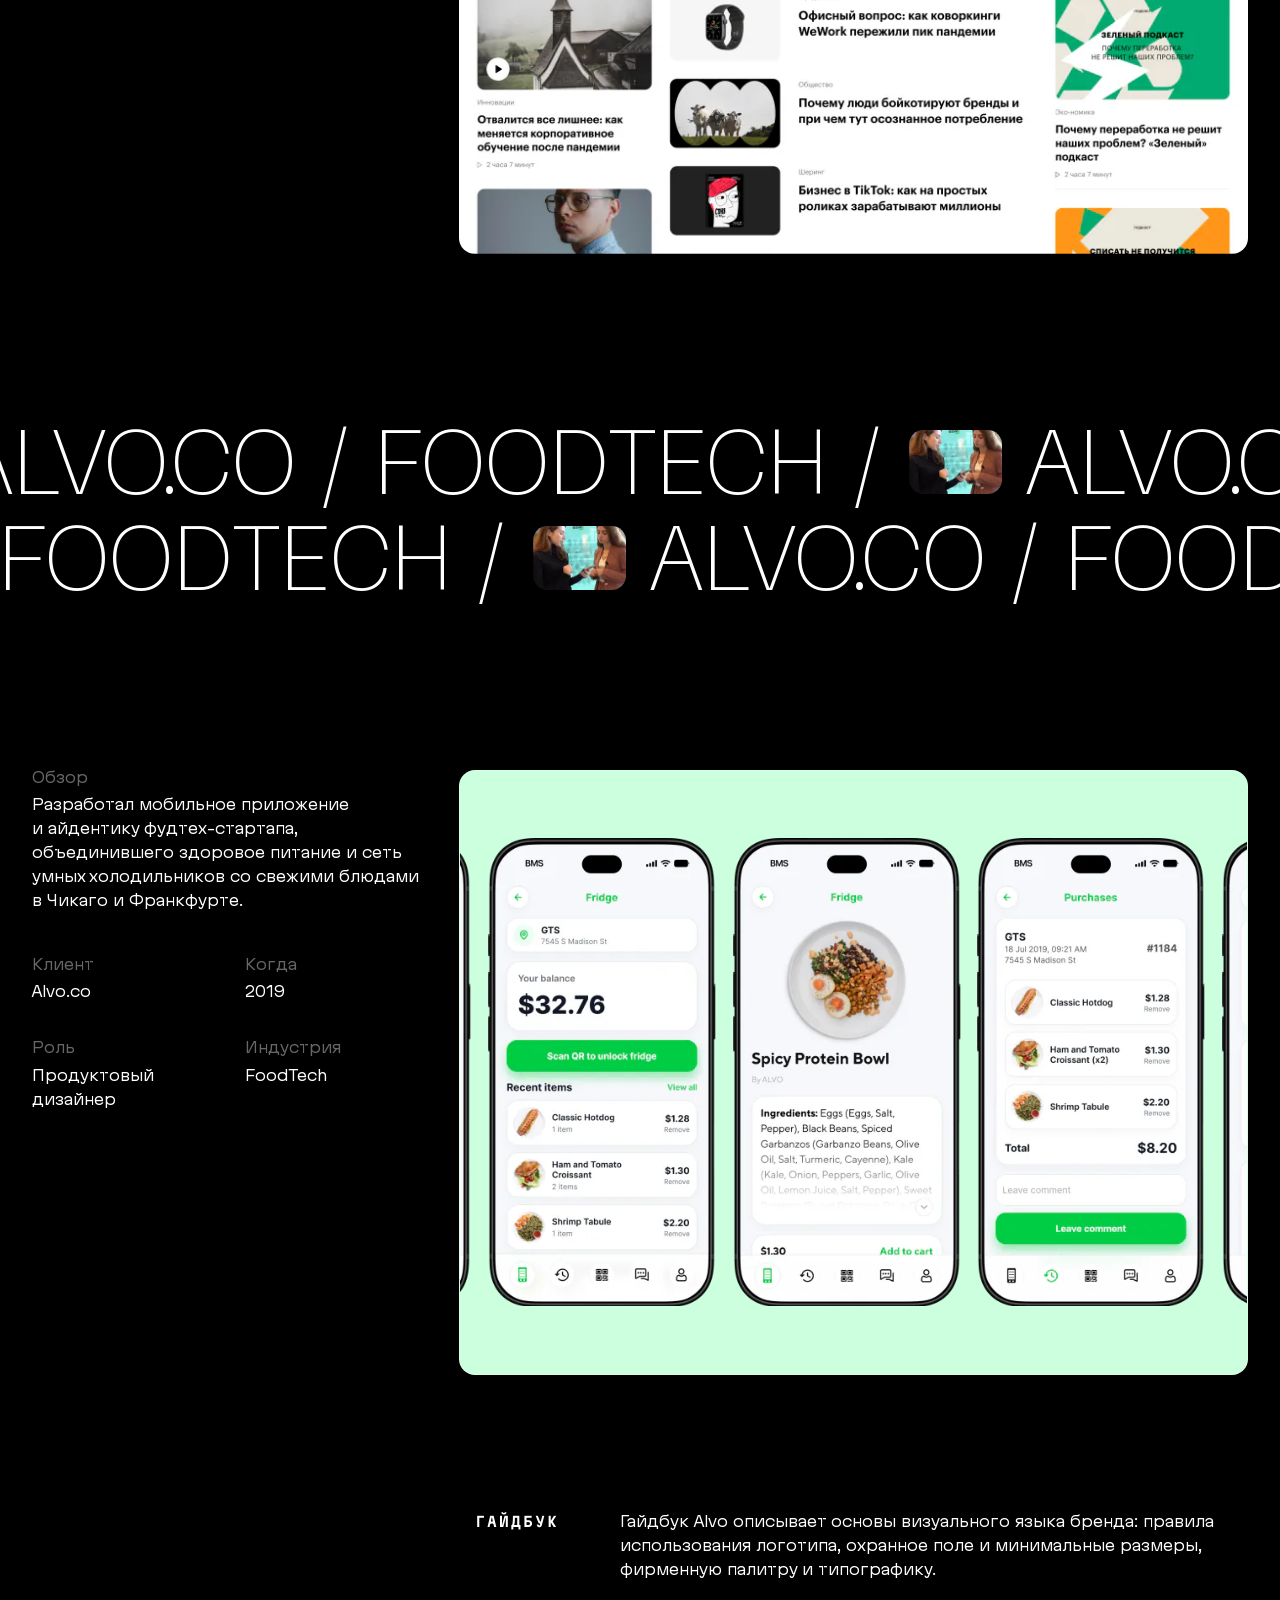
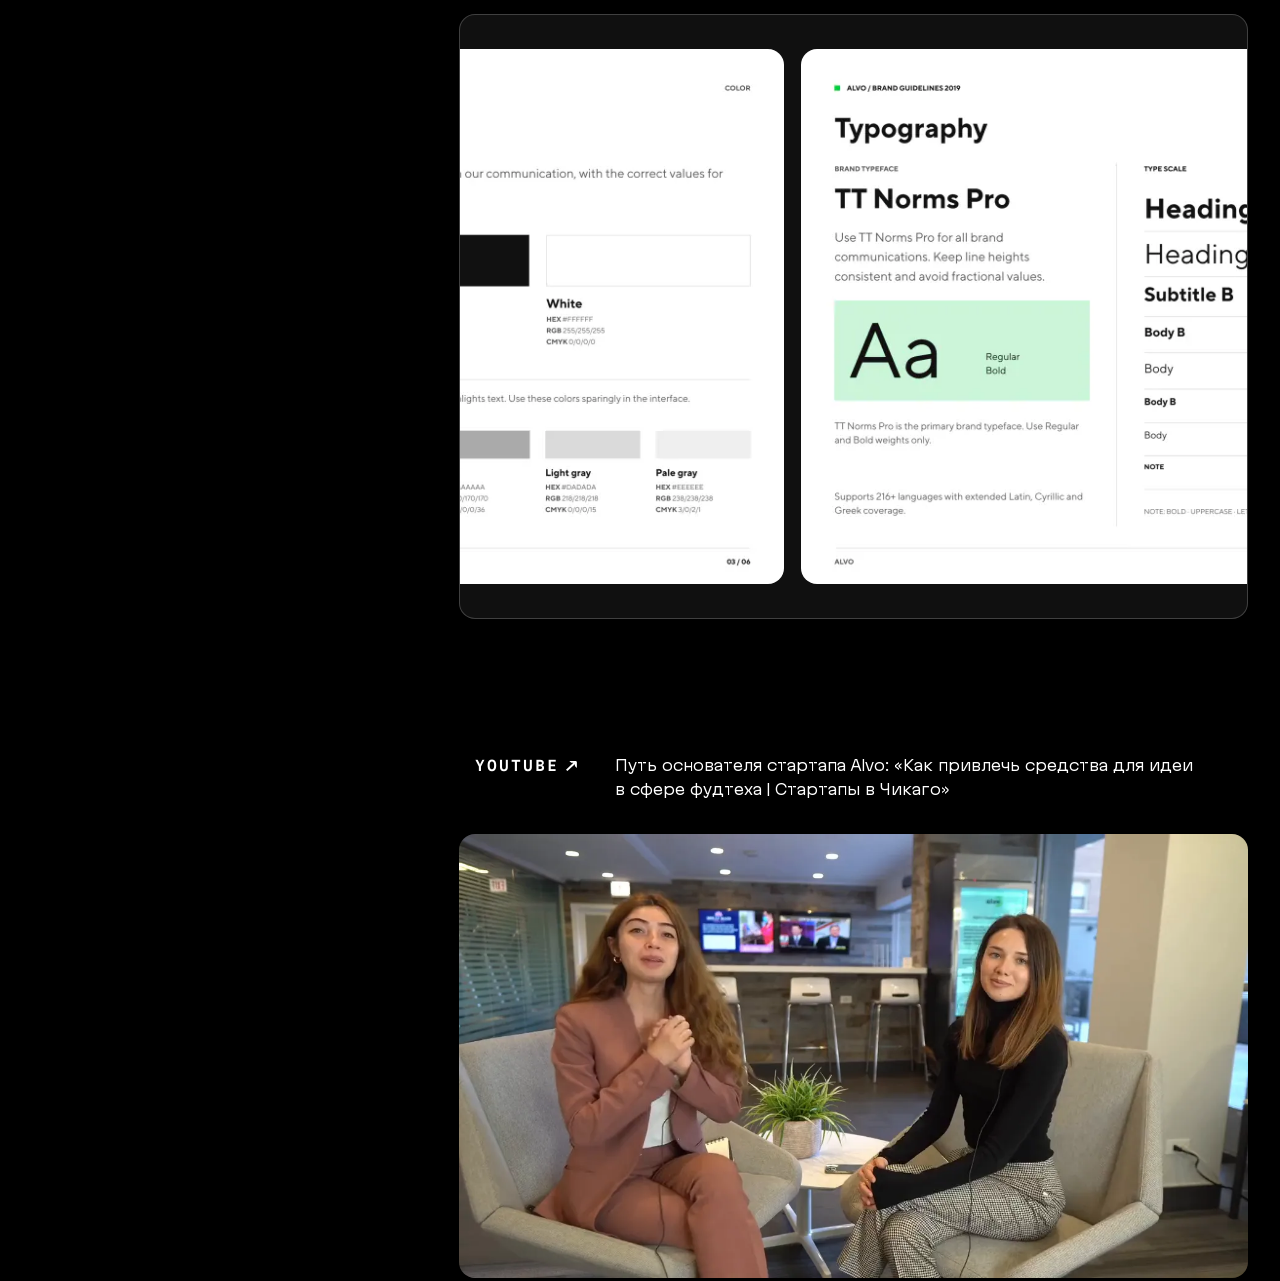
<file: rbc.html>
<!DOCTYPE html><!--e9ZHUicWxz8yHm6qm8V3A--><html lang="ru" class="__variable_58f898"><head><meta charSet="utf-8"/><meta name="viewport" content="width=device-width, initial-scale=1"/><link rel="preload" href="/_next/static/media/d74b776de7ffedde-s.p.woff2" as="font" crossorigin="" type="font/woff2"/><link rel="stylesheet" href="/_next/static/css/91978d6b36ca3895.css" data-precedence="next"/><link rel="preload" as="script" fetchPriority="low" href="/_next/static/chunks/webpack-d15b27e1f25c1fc1.js"/><script src="/_next/static/chunks/4bd1b696-c023c6e3521b1417.js" async=""></script><script src="/_next/static/chunks/255-2005b055456c798b.js" async=""></script><script src="/_next/static/chunks/main-app-1b4500b93111eabf.js" async=""></script><script src="/_next/static/chunks/176-dbfe7d379a5d476e.js" async=""></script><script src="/_next/static/chunks/612-16c9ca7b276e64dc.js" async=""></script><script src="/_next/static/chunks/877-e512a332c5369705.js" async=""></script><script src="/_next/static/chunks/app/(ru)/%5Bslug%5D/page-7fcc6cb0d0520a25.js" async=""></script><meta name="next-size-adjust" content=""/><meta name="theme-color" content="#000000"/><meta name="color-scheme" content="dark"/><title>РБК — Мартирос Бадишян</title><meta name="description" content="Проектировал интерфейсы и пользовательские сценарии для ключевых продуктов РБК: флагманского приложения, подписки и ридера, РБК Pro, РБК Тренды и РБК Бизторг."/><link rel="canonical" href="https://badishyan.com/rbc"/><link rel="alternate" hrefLang="ru" href="https://badishyan.com/rbc"/><link rel="alternate" hrefLang="en" href="https://badishyan.com/en/rbc"/><meta property="og:title" content="РБК — Мартирос Бадишян"/><meta property="og:description" content="Проектировал интерфейсы и пользовательские сценарии для ключевых продуктов РБК: флагманского приложения, подписки и ридера, РБК Pro, РБК Тренды и РБК Бизторг."/><meta property="og:url" content="https://badishyan.com/rbc"/><meta property="og:site_name" content="Мартирос Бадишян"/><meta property="og:locale" content="ru_RU"/><meta property="og:image" content="https://badishyan.com/og.png"/><meta property="og:image:width" content="1200"/><meta property="og:image:height" content="630"/><meta property="og:locale:alternate" content="en_US"/><meta property="og:type" content="website"/><meta name="twitter:card" content="summary_large_image"/><meta name="twitter:title" content="РБК — Мартирос Бадишян"/><meta name="twitter:description" content="Проектировал интерфейсы и пользовательские сценарии для ключевых продуктов РБК: флагманского приложения, подписки и ридера, РБК Pro, РБК Тренды и РБК Бизторг."/><meta name="twitter:image" content="https://badishyan.com/og.png"/><link rel="icon" href="/favicon.ico" type="image/x-icon" sizes="16x16"/><link rel="icon" href="/icon.svg?dc76ed37b3e27393" type="image/svg+xml" sizes="any"/><link rel="apple-touch-icon" href="/apple-icon.png?2944dd69cf27ddbf" type="image/png" sizes="180x180"/><script src="/_next/static/chunks/polyfills-42372ed130431b0a.js" noModule=""></script></head><body><div hidden=""><!--$--><!--/$--></div><script type="application/ld+json">{"@context":"https://schema.org","@graph":[{"@type":"Person","@id":"https://badishyan.com/#person","name":"Мартирос Бадишян","alternateName":"Martiros Badishyan","jobTitle":"Дизайн-директор","description":"Более 15 лет в digital-дизайне, брендинге и рекламе. Руковожу командами и сам делаю интерфейсы, дизайн-системы и айдентику.","url":"https://badishyan.com/","image":"https://badishyan.com/og.png","email":"mailto:badishyan@gmail.com","sameAs":["https://t.me/Badishyan","https://www.instagram.com/b.martiros/"],"address":{"@type":"PostalAddress","addressLocality":"Москва","addressCountry":"RU"},"knowsAbout":["Digital design","Branding","UX/UI","Design systems","Art direction"]},{"@type":"CreativeWork","name":"РБК","description":"Проектировал интерфейсы и пользовательские сценарии для ключевых продуктов РБК: флагманского приложения, подписки и ридера, РБК Pro, РБК Тренды и РБК Бизторг.","url":"https://badishyan.com/rbc","inLanguage":"ru","image":"https://badishyan.com/projects/rbc.webp","genre":"MediaTech","temporalCoverage":"2019/2021","creator":{"@id":"https://badishyan.com/#person"}}]}</script><header class="fixed inset-x-0 top-0 z-50 flex h-[5.5rem] items-center px-4 md:px-8"><div aria-hidden="true" class="pointer-events-none absolute inset-x-0 top-0 -z-10 h-[7.5rem]"><div class="absolute inset-0" style="backdrop-filter:blur(0.5px);-webkit-backdrop-filter:blur(0.5px);mask-image:linear-gradient(to top, transparent 0%, #000 20%, #000 40%, transparent 60%);-webkit-mask-image:linear-gradient(to top, transparent 0%, #000 20%, #000 40%, transparent 60%)"></div><div class="absolute inset-0" style="backdrop-filter:blur(1px);-webkit-backdrop-filter:blur(1px);mask-image:linear-gradient(to top, transparent 20%, #000 40%, #000 60%, transparent 80%);-webkit-mask-image:linear-gradient(to top, transparent 20%, #000 40%, #000 60%, transparent 80%)"></div><div class="absolute inset-0" style="backdrop-filter:blur(2px);-webkit-backdrop-filter:blur(2px);mask-image:linear-gradient(to top, transparent 40%, #000 60%, #000 80%, transparent 100%);-webkit-mask-image:linear-gradient(to top, transparent 40%, #000 60%, #000 80%, transparent 100%)"></div><div class="absolute inset-0" style="backdrop-filter:blur(4px);-webkit-backdrop-filter:blur(4px);mask-image:linear-gradient(to top, transparent 60%, #000 80%, #000 100%, transparent 120%);-webkit-mask-image:linear-gradient(to top, transparent 60%, #000 80%, #000 100%, transparent 120%)"></div><div class="absolute inset-0" style="backdrop-filter:blur(8px);-webkit-backdrop-filter:blur(8px);mask-image:linear-gradient(to top, transparent 80%, #000 100%);-webkit-mask-image:linear-gradient(to top, transparent 80%, #000 100%)"></div><div class="absolute inset-0 bg-[linear-gradient(to_bottom,rgb(0_0_0/0.8),rgb(0_0_0/0.4)_45%,transparent)]"></div></div><nav class="site-nav label-caps flex flex-1 items-center justify-between leading-[1.7]" aria-label="Основная навигация"><a aria-label="М.Б. Мартирос Бадишян" href="/"><span class="md:hidden"><span aria-hidden="true" class="whitespace-pre">М.Б.</span></span><span class="hidden md:block"><span aria-hidden="true" class="whitespace-pre">Мартирос Бадишян</span></span></a><a href="/martiros-badishyan-cv.pdf" target="_blank" rel="noopener noreferrer" aria-label="CV"><span aria-hidden="true" class="whitespace-pre">CV</span></a><button type="button" aria-expanded="false" aria-label="Контакты" class="cursor-pointer uppercase"><span aria-hidden="true" class="whitespace-pre">Контакты</span></button></nav></header><main><div aria-hidden="true" class="divider overflow-hidden divider--intro pt-[7rem] pb-16 lg:pt-[8.5rem] lg:pb-24"><div class="text-[min(3rem,calc((100vw-1.5rem)/8.6))] font-[100] uppercase leading-[1.2] whitespace-pre [font-stretch:100%] md:text-[5rem]"><div class="divider-enter divider-row--left-enter"><div class="divider-drift divider-row--left-drift" style="--reps:8"><p class="divider-row divider-row--left"> / <span class="divider-pill"><video src="/projects/rbc-pill.mp4" poster="/projects/rbc-pill.webp" muted="" loop="" playsInline="" preload="none" disablePictureInPicture="" disableRemotePlayback="" aria-hidden="true" tabindex="-1" class="size-full object-cover"></video></span> РБК<!-- --> / MediaTech<!-- --> / <span class="divider-pill"><video src="/projects/rbc-pill.mp4" poster="/projects/rbc-pill.webp" muted="" loop="" playsInline="" preload="none" disablePictureInPicture="" disableRemotePlayback="" aria-hidden="true" tabindex="-1" class="size-full object-cover"></video></span> РБК<!-- --> / MediaTech<!-- --> / <span class="divider-pill"><video src="/projects/rbc-pill.mp4" poster="/projects/rbc-pill.webp" muted="" loop="" playsInline="" preload="none" disablePictureInPicture="" disableRemotePlayback="" aria-hidden="true" tabindex="-1" class="size-full object-cover"></video></span> РБК<!-- --> / MediaTech<!-- --> / <span class="divider-pill"><video src="/projects/rbc-pill.mp4" poster="/projects/rbc-pill.webp" muted="" loop="" playsInline="" preload="none" disablePictureInPicture="" disableRemotePlayback="" aria-hidden="true" tabindex="-1" class="size-full object-cover"></video></span> РБК<!-- --> / MediaTech<!-- --> / <span class="divider-pill"><video src="/projects/rbc-pill.mp4" poster="/projects/rbc-pill.webp" muted="" loop="" playsInline="" preload="none" disablePictureInPicture="" disableRemotePlayback="" aria-hidden="true" tabindex="-1" class="size-full object-cover"></video></span> РБК<!-- --> / MediaTech<!-- --> / <span class="divider-pill"><video src="/projects/rbc-pill.mp4" poster="/projects/rbc-pill.webp" muted="" loop="" playsInline="" preload="none" disablePictureInPicture="" disableRemotePlayback="" aria-hidden="true" tabindex="-1" class="size-full object-cover"></video></span> РБК<!-- --> / MediaTech<!-- --> / <span class="divider-pill"><video src="/projects/rbc-pill.mp4" poster="/projects/rbc-pill.webp" muted="" loop="" playsInline="" preload="none" disablePictureInPicture="" disableRemotePlayback="" aria-hidden="true" tabindex="-1" class="size-full object-cover"></video></span> РБК<!-- --> / MediaTech<!-- --> / <span class="divider-pill"><video src="/projects/rbc-pill.mp4" poster="/projects/rbc-pill.webp" muted="" loop="" playsInline="" preload="none" disablePictureInPicture="" disableRemotePlayback="" aria-hidden="true" tabindex="-1" class="size-full object-cover"></video></span> РБК<!-- --> / MediaTech</p></div></div><div class="divider-enter divider-row--right-enter"><div class="divider-drift divider-row--right-drift" style="--reps:8"><p class="divider-row divider-row--right"> / <span class="divider-pill"><video src="/projects/rbc-pill.mp4" poster="/projects/rbc-pill.webp" muted="" loop="" playsInline="" preload="none" disablePictureInPicture="" disableRemotePlayback="" aria-hidden="true" tabindex="-1" class="size-full object-cover"></video></span> РБК<!-- --> / MediaTech<!-- --> / <span class="divider-pill"><video src="/projects/rbc-pill.mp4" poster="/projects/rbc-pill.webp" muted="" loop="" playsInline="" preload="none" disablePictureInPicture="" disableRemotePlayback="" aria-hidden="true" tabindex="-1" class="size-full object-cover"></video></span> РБК<!-- --> / MediaTech<!-- --> / <span class="divider-pill"><video src="/projects/rbc-pill.mp4" poster="/projects/rbc-pill.webp" muted="" loop="" playsInline="" preload="none" disablePictureInPicture="" disableRemotePlayback="" aria-hidden="true" tabindex="-1" class="size-full object-cover"></video></span> РБК<!-- --> / MediaTech<!-- --> / <span class="divider-pill"><video src="/projects/rbc-pill.mp4" poster="/projects/rbc-pill.webp" muted="" loop="" playsInline="" preload="none" disablePictureInPicture="" disableRemotePlayback="" aria-hidden="true" tabindex="-1" class="size-full object-cover"></video></span> РБК<!-- --> / MediaTech<!-- --> / <span class="divider-pill"><video src="/projects/rbc-pill.mp4" poster="/projects/rbc-pill.webp" muted="" loop="" playsInline="" preload="none" disablePictureInPicture="" disableRemotePlayback="" aria-hidden="true" tabindex="-1" class="size-full object-cover"></video></span> РБК<!-- --> / MediaTech<!-- --> / <span class="divider-pill"><video src="/projects/rbc-pill.mp4" poster="/projects/rbc-pill.webp" muted="" loop="" playsInline="" preload="none" disablePictureInPicture="" disableRemotePlayback="" aria-hidden="true" tabindex="-1" class="size-full object-cover"></video></span> РБК<!-- --> / MediaTech<!-- --> / <span class="divider-pill"><video src="/projects/rbc-pill.mp4" poster="/projects/rbc-pill.webp" muted="" loop="" playsInline="" preload="none" disablePictureInPicture="" disableRemotePlayback="" aria-hidden="true" tabindex="-1" class="size-full object-cover"></video></span> РБК<!-- --> / MediaTech<!-- --> / <span class="divider-pill"><video src="/projects/rbc-pill.mp4" poster="/projects/rbc-pill.webp" muted="" loop="" playsInline="" preload="none" disablePictureInPicture="" disableRemotePlayback="" aria-hidden="true" tabindex="-1" class="size-full object-cover"></video></span> РБК<!-- --> / MediaTech</p></div></div></div></div><section data-case="rbc" aria-label="РБК" class="grid gap-x-8 gap-y-24 px-3 md:px-8 lg:grid-cols-[minmax(0,1fr)_minmax(0,2fr)] case-enter"><h1 class="sr-only">РБК</h1><aside class="flex flex-col gap-10 text-[0.875rem] leading-[1.7] lg:sticky lg:top-[15.25rem] lg:h-[calc(100svh-17.25rem)] lg:min-h-[22.5rem] lg:justify-between"><div class="flex flex-col gap-1"><p class="text-muted">Обзор</p><p class="max-w-[30rem]">Проектировал интерфейсы и пользовательские сценарии для ключевых продуктов РБК: флагманского приложения, подписки и ридера, РБК Pro, РБК Тренды и РБК Бизторг.</p></div><div class="flex flex-1 flex-col justify-end"><dl class="grid grid-cols-2 gap-x-8 gap-y-6 lg:sticky lg:bottom-8 lg:gap-y-8"><div class="flex flex-col gap-1"><dt class="text-muted">Клиент</dt><dd>РБК</dd></div><div class="flex flex-col gap-1"><dt class="text-muted">Когда</dt><dd>2019 – 2021</dd></div><div class="flex flex-col gap-1"><dt class="text-muted">Роль</dt><dd>Продуктовый дизайнер</dd></div><div class="flex flex-col gap-1"><dt class="text-muted">Индустрия</dt><dd>MediaTech</dd></div></dl></div></aside><div class="flex flex-col gap-20 md:gap-[7.5rem] lg:pt-1"><div class="flex flex-col gap-4"><div class="scroll-reveal flex flex-wrap items-start gap-x-8 gap-y-3 py-4 lg:px-4"><h2 class="label-caps leading-[1.7]"><a href="https://apps.apple.com/ru/developer/rbc-ru/id458282768" target="_blank" rel="noopener noreferrer" class="group inline-flex items-start"><span>App Store</span><svg aria-hidden="true" width="24" height="24" viewBox="0 0 24 24" fill="currentColor" class="size-6 shrink-0"><path d="M17.8648 13.915L15.8848 12.0971L15.9319 7.72533L17.0869 8.7858L12.3255 8.82908L10.3455 7.01113L16.9337 7.00031L17.8766 7.866L17.8648 13.915ZM8.41264 17.0532L7.00003 15.6479L16.0026 7.35741L17.4876 8.72087L8.41264 17.0532Z"></path></svg></a></h2><p class="min-w-[min(20rem,100%)] flex-1 text-[0.875rem] leading-[1.7]">Концепция обновления флагманского приложения РБК появилась при проектировании версии для tvOS, объединяющей медиаканалы компании. Интерфейс доработан по результатам UX‑тестов с учётом сценариев чтения и просмотра.</p></div><div class="scroll-reveal"><div class="@container w-full"><div class="flex" style="aspect-ratio:752 / 751.6873124344651;gap:calc(16 / 752 * 100cqw)"><div class="flex min-w-0 flex-col" style="width:75.37780957363664%;gap:calc(16 / 752 * 100cqw)"><img src="/cases/rbc/tvos-1843.webp" srcSet="/cases/rbc/tvos-1843.webp 1843w, /cases/rbc/tvos-1133.webp 1133w, /cases/rbc/tvos-608.webp 608w" sizes="(min-width: 1024px) calc((100vw - 96px) * 0.667 * 0.754), (min-width: 768px) calc((100vw - 64px) * 0.754), calc((100vw - 24px) * 0.754)" width="1843" height="2444" alt="Приложение РБК для tvOS" loading="lazy" class="min-h-0 w-full rounded-2xl object-cover border border-line" style="flex:132.6098752034726 1 0"/></div><div class="flex min-w-0 flex-col" style="width:22.49453085189527%;gap:calc(16 / 752 * 100cqw)"><img src="/cases/rbc/app-1-550.webp" srcSet="/cases/rbc/app-1-550.webp 550w, /cases/rbc/app-1-338.webp 338w, /cases/rbc/app-1-182.webp 182w" sizes="(min-width: 1024px) calc((100vw - 96px) * 0.667 * 0.225), (min-width: 768px) calc((100vw - 64px) * 0.225), calc((100vw - 24px) * 0.225)" width="550" height="1196" alt="Флагманское приложение РБК" loading="lazy" class="min-h-0 w-full rounded-2xl object-cover border border-line" style="flex:217.45454545454547 1 0"/><img src="/cases/rbc/app-2-550.webp" srcSet="/cases/rbc/app-2-550.webp 550w, /cases/rbc/app-2-338.webp 338w, /cases/rbc/app-2-182.webp 182w" sizes="(min-width: 1024px) calc((100vw - 96px) * 0.667 * 0.225), (min-width: 768px) calc((100vw - 64px) * 0.225), calc((100vw - 24px) * 0.225)" width="550" height="1196" alt="Флагманское приложение РБК, статья" loading="lazy" class="min-h-0 w-full rounded-2xl object-cover border border-line" style="flex:217.45454545454547 1 0"/></div></div></div></div></div><div class="flex flex-col gap-4"><div class="scroll-reveal flex flex-wrap items-start gap-x-8 gap-y-3 py-4 lg:px-4"><h2 class="label-caps leading-[1.7]"><a href="https://pro.rbc.ru" target="_blank" rel="noopener noreferrer" class="group inline-flex items-start"><span>РБК Pro</span><svg aria-hidden="true" width="24" height="24" viewBox="0 0 24 24" fill="currentColor" class="size-6 shrink-0"><path d="M17.8648 13.915L15.8848 12.0971L15.9319 7.72533L17.0869 8.7858L12.3255 8.82908L10.3455 7.01113L16.9337 7.00031L17.8766 7.866L17.8648 13.915ZM8.41264 17.0532L7.00003 15.6479L16.0026 7.35741L17.4876 8.72087L8.41264 17.0532Z"></path></svg></a></h2><p class="min-w-[min(20rem,100%)] flex-1 text-[0.875rem] leading-[1.7]">Спроектировал paywall, онбординг, ридер и кабинеты B2C/B2B. Из 300 тыс.+ зарегистрированных более 50 тыс. стали платными подписчиками – конверсия 16,6%. Глубина просмотра достигла 3,8 страницы, длительность сессии до 6 минут.</p></div><div class="scroll-reveal"><img src="/cases/rbc/pro-1-2444.webp" srcSet="/cases/rbc/pro-1-2444.webp 2444w, /cases/rbc/pro-1-1503.webp 1503w, /cases/rbc/pro-1-807.webp 807w" sizes="(min-width: 1024px) calc((100vw - 96px) * 0.667 * 1.000), (min-width: 768px) calc((100vw - 64px) * 1.000), calc((100vw - 24px) * 1.000)" width="2444" height="2475" alt="Статья РБК Pro" loading="lazy" class="h-auto w-full rounded-2xl object-cover  "/></div><div class="scroll-reveal"><img src="/cases/rbc/pro-2-2444.webp" srcSet="/cases/rbc/pro-2-2444.webp 2444w, /cases/rbc/pro-2-1503.webp 1503w, /cases/rbc/pro-2-807.webp 807w" sizes="(min-width: 1024px) calc((100vw - 96px) * 0.667 * 1.000), (min-width: 768px) calc((100vw - 64px) * 1.000), calc((100vw - 24px) * 1.000)" width="2444" height="1631" alt="Подборка материалов РБК Pro с фильтрами" loading="lazy" class="h-auto w-full rounded-2xl object-cover  "/></div></div><div class="flex flex-col gap-4"><div class="scroll-reveal flex flex-wrap items-start gap-x-8 gap-y-3 py-4 lg:px-4"><p class="min-w-[min(20rem,100%)] flex-1 text-[0.875rem] leading-[1.7]">Проектировал интерфейсы «РБК Тренды», каталога франшиз и готового бизнеса «РБК Бизторг» (12 000+ объектов), цифровых спецвыпусков и региональной платформы тематических выпусков «РБК+».</p></div><div class="scroll-reveal"><img src="/cases/rbc/main-2444.webp" srcSet="/cases/rbc/main-2444.webp 2444w, /cases/rbc/main-1503.webp 1503w, /cases/rbc/main-807.webp 807w" sizes="(min-width: 1024px) calc((100vw - 96px) * 0.667 * 1.000), (min-width: 768px) calc((100vw - 64px) * 1.000), calc((100vw - 24px) * 1.000)" width="2444" height="4148" alt="Главная страница РБК" loading="lazy" class="h-auto w-full rounded-2xl object-cover  "/></div><div class="scroll-reveal"><img src="/cases/rbc/projects-2444.webp" srcSet="/cases/rbc/projects-2444.webp 2444w, /cases/rbc/projects-1503.webp 1503w, /cases/rbc/projects-807.webp 807w" sizes="(min-width: 1024px) calc((100vw - 96px) * 0.667 * 1.000), (min-width: 768px) calc((100vw - 64px) * 1.000), calc((100vw - 24px) * 1.000)" width="2444" height="2845" alt="Цифровые спецвыпуски РБК" loading="lazy" class="h-auto w-full rounded-2xl object-cover  "/></div><div class="scroll-reveal"><div class="@container w-full"><div class="flex" style="aspect-ratio:752 / 381.01375245579567;gap:calc(16 / 752 * 100cqw)"><div class="flex min-w-0 flex-col" style="width:78.32351015062214%;gap:calc(16 / 752 * 100cqw)"><img src="/cases/rbc/biztorg-desktop-2444.webp" srcSet="/cases/rbc/biztorg-desktop-2444.webp 2444w, /cases/rbc/biztorg-desktop-1503.webp 1503w, /cases/rbc/biztorg-desktop-807.webp 807w" sizes="(min-width: 1024px) calc((100vw - 96px) * 0.667 * 0.783), (min-width: 768px) calc((100vw - 64px) * 0.783), calc((100vw - 24px) * 0.783)" width="2444" height="1581" alt="Каталог «РБК Бизторг»" loading="lazy" class="min-h-0 w-full rounded-2xl object-cover " style="flex:64.68903436988543 1 0"/></div><div class="flex min-w-0 flex-col" style="width:19.54883027490978%;gap:calc(16 / 752 * 100cqw)"><img src="/cases/rbc/biztorg-mobile-610.webp" srcSet="/cases/rbc/biztorg-mobile-610.webp 610w, /cases/rbc/biztorg-mobile-375.webp 375w, /cases/rbc/biztorg-mobile-201.webp 201w" sizes="(min-width: 1024px) calc((100vw - 96px) * 0.667 * 0.195), (min-width: 768px) calc((100vw - 64px) * 0.195), calc((100vw - 24px) * 0.195)" width="610" height="1581" alt="Каталог «РБК Бизторг» на телефоне" loading="lazy" class="min-h-0 w-full rounded-2xl object-cover " style="flex:259.1803278688525 1 0"/></div></div></div></div><div class="scroll-reveal"><img src="/cases/rbc/trends-2444.webp" srcSet="/cases/rbc/trends-2444.webp 2444w, /cases/rbc/trends-1503.webp 1503w, /cases/rbc/trends-807.webp 807w" sizes="(min-width: 1024px) calc((100vw - 96px) * 0.667 * 1.000), (min-width: 768px) calc((100vw - 64px) * 1.000), calc((100vw - 24px) * 1.000)" width="2444" height="2296" alt="Главная страница «РБК Тренды»" loading="lazy" class="h-auto w-full rounded-2xl object-cover  "/></div></div></div></section><div class="h-px"></div></main><!--$--><!--/$--><script src="/_next/static/chunks/webpack-d15b27e1f25c1fc1.js" id="_R_" async=""></script><script>(self.__next_f=self.__next_f||[]).push([0])</script><script>self.__next_f.push([1,"1:\"$Sreact.fragment\"\n2:I[9766,[],\"\"]\n3:I[8924,[],\"\"]\n4:I[2042,[\"176\",\"static/chunks/176-dbfe7d379a5d476e.js\",\"612\",\"static/chunks/612-16c9ca7b276e64dc.js\",\"877\",\"static/chunks/877-e512a332c5369705.js\",\"461\",\"static/chunks/app/(ru)/%5Bslug%5D/page-7fcc6cb0d0520a25.js\"],\"Signature\"]\n5:I[741,[\"176\",\"static/chunks/176-dbfe7d379a5d476e.js\",\"612\",\"static/chunks/612-16c9ca7b276e64dc.js\",\"877\",\"static/chunks/877-e512a332c5369705.js\",\"461\",\"static/chunks/app/(ru)/%5Bslug%5D/page-7fcc6cb0d0520a25.js\"],\"ScrollFallback\"]\n7:I[4431,[],\"OutletBoundary\"]\n9:I[5278,[],\"AsyncMetadataOutlet\"]\nb:I[4431,[],\"ViewportBoundary\"]\nd:I[4431,[],\"MetadataBoundary\"]\ne:\"$Sreact.suspense\"\n10:I[7150,[],\"\"]\n:HL[\"/_next/static/media/d74b776de7ffedde-s.p.woff2\",\"font\",{\"crossOrigin\":\"\",\"type\":\"font/woff2\"}]\n:HL[\"/_next/static/css/91978d6b36ca3895.css\",\"style\"]\n"])</script><script>self.__next_f.push([1,"0:{\"P\":null,\"b\":\"e9ZHUicWxz8yHm6qm8V3A\",\"p\":\"\",\"c\":[\"\",\"rbc\"],\"i\":false,\"f\":[[[\"\",{\"children\":[\"(ru)\",{\"children\":[[\"slug\",\"rbc\",\"d\"],{\"children\":[\"__PAGE__\",{}]}]},\"$undefined\",\"$undefined\",true]}],[\"\",[\"$\",\"$1\",\"c\",{\"children\":[null,[\"$\",\"$L2\",null,{\"parallelRouterKey\":\"children\",\"error\":\"$undefined\",\"errorStyles\":\"$undefined\",\"errorScripts\":\"$undefined\",\"template\":[\"$\",\"$L3\",null,{}],\"templateStyles\":\"$undefined\",\"templateScripts\":\"$undefined\",\"notFound\":[[[\"$\",\"title\",null,{\"children\":\"404: This page could not be found.\"}],[\"$\",\"div\",null,{\"style\":{\"fontFamily\":\"system-ui,\\\"Segoe UI\\\",Roboto,Helvetica,Arial,sans-serif,\\\"Apple Color Emoji\\\",\\\"Segoe UI Emoji\\\"\",\"height\":\"100vh\",\"textAlign\":\"center\",\"display\":\"flex\",\"flexDirection\":\"column\",\"alignItems\":\"center\",\"justifyContent\":\"center\"},\"children\":[\"$\",\"div\",null,{\"children\":[[\"$\",\"style\",null,{\"dangerouslySetInnerHTML\":{\"__html\":\"body{color:#000;background:#fff;margin:0}.next-error-h1{border-right:1px solid rgba(0,0,0,.3)}@media (prefers-color-scheme:dark){body{color:#fff;background:#000}.next-error-h1{border-right:1px solid rgba(255,255,255,.3)}}\"}}],[\"$\",\"h1\",null,{\"className\":\"next-error-h1\",\"style\":{\"display\":\"inline-block\",\"margin\":\"0 20px 0 0\",\"padding\":\"0 23px 0 0\",\"fontSize\":24,\"fontWeight\":500,\"verticalAlign\":\"top\",\"lineHeight\":\"49px\"},\"children\":404}],[\"$\",\"div\",null,{\"style\":{\"display\":\"inline-block\"},\"children\":[\"$\",\"h2\",null,{\"style\":{\"fontSize\":14,\"fontWeight\":400,\"lineHeight\":\"49px\",\"margin\":0},\"children\":\"This page could not be found.\"}]}]]}]}]],[]],\"forbidden\":\"$undefined\",\"unauthorized\":\"$undefined\"}]]}],{\"children\":[\"(ru)\",[\"$\",\"$1\",\"c\",{\"children\":[[[\"$\",\"link\",\"0\",{\"rel\":\"stylesheet\",\"href\":\"/_next/static/css/91978d6b36ca3895.css\",\"precedence\":\"next\",\"crossOrigin\":\"$undefined\",\"nonce\":\"$undefined\"}]],[\"$\",\"html\",null,{\"lang\":\"ru\",\"className\":\"__variable_58f898\",\"children\":[\"$\",\"body\",null,{\"children\":[[\"$\",\"$L2\",null,{\"parallelRouterKey\":\"children\",\"error\":\"$undefined\",\"errorStyles\":\"$undefined\",\"errorScripts\":\"$undefined\",\"template\":[\"$\",\"$L3\",null,{}],\"templateStyles\":\"$undefined\",\"templateScripts\":\"$undefined\",\"notFound\":[[[\"$\",\"title\",null,{\"children\":\"404: This page could not be found.\"}],[\"$\",\"div\",null,{\"style\":\"$0:f:0:1:1:props:children:1:props:notFound:0:1:props:style\",\"children\":[\"$\",\"div\",null,{\"children\":[[\"$\",\"style\",null,{\"dangerouslySetInnerHTML\":{\"__html\":\"body{color:#000;background:#fff;margin:0}.next-error-h1{border-right:1px solid rgba(0,0,0,.3)}@media (prefers-color-scheme:dark){body{color:#fff;background:#000}.next-error-h1{border-right:1px solid rgba(255,255,255,.3)}}\"}}],[\"$\",\"h1\",null,{\"className\":\"next-error-h1\",\"style\":\"$0:f:0:1:1:props:children:1:props:notFound:0:1:props:children:props:children:1:props:style\",\"children\":404}],[\"$\",\"div\",null,{\"style\":\"$0:f:0:1:1:props:children:1:props:notFound:0:1:props:children:props:children:2:props:style\",\"children\":[\"$\",\"h2\",null,{\"style\":\"$0:f:0:1:1:props:children:1:props:notFound:0:1:props:children:props:children:2:props:children:props:style\",\"children\":\"This page could not be found.\"}]}]]}]}]],[]],\"forbidden\":\"$undefined\",\"unauthorized\":\"$undefined\"}],[\"$\",\"$L4\",null,{\"locale\":\"ru\"}],[\"$\",\"$L5\",null,{}]]}]}]]}],{\"children\":[[\"slug\",\"rbc\",\"d\"],[\"$\",\"$1\",\"c\",{\"children\":[null,[\"$\",\"$L2\",null,{\"parallelRouterKey\":\"children\",\"error\":\"$undefined\",\"errorStyles\":\"$undefined\",\"errorScripts\":\"$undefined\",\"template\":[\"$\",\"$L3\",null,{}],\"templateStyles\":\"$undefined\",\"templateScripts\":\"$undefined\",\"notFound\":\"$undefined\",\"forbidden\":\"$undefined\",\"unauthorized\":\"$undefined\"}]]}],{\"children\":[\"__PAGE__\",[\"$\",\"$1\",\"c\",{\"children\":[\"$L6\",null,[\"$\",\"$L7\",null,{\"children\":[\"$L8\",[\"$\",\"$L9\",null,{\"promise\":\"$@a\"}]]}]]}],{},null,false]},null,false]},null,false]},null,false],[\"$\",\"$1\",\"h\",{\"children\":[null,[[\"$\",\"$Lb\",null,{\"children\":\"$Lc\"}],[\"$\",\"meta\",null,{\"name\":\"next-size-adjust\",\"content\":\"\"}]],[\"$\",\"$Ld\",null,{\"children\":[\"$\",\"div\",null,{\"hidden\":true,\"children\":[\"$\",\"$e\",null,{\"fallback\":null,\"children\":\"$Lf\"}]}]}]]}],false]],\"m\":\"$undefined\",\"G\":[\"$10\",[]],\"s\":false,\"S\":true}\n"])</script><script>self.__next_f.push([1,"12:I[3815,[\"176\",\"static/chunks/176-dbfe7d379a5d476e.js\",\"612\",\"static/chunks/612-16c9ca7b276e64dc.js\",\"877\",\"static/chunks/877-e512a332c5369705.js\",\"461\",\"static/chunks/app/(ru)/%5Bslug%5D/page-7fcc6cb0d0520a25.js\"],\"Nav\"]\n13:I[59,[\"176\",\"static/chunks/176-dbfe7d379a5d476e.js\",\"612\",\"static/chunks/612-16c9ca7b276e64dc.js\",\"877\",\"static/chunks/877-e512a332c5369705.js\",\"461\",\"static/chunks/app/(ru)/%5Bslug%5D/page-7fcc6cb0d0520a25.js\"],\"CaseChain\"]\n11:T551,"])</script><script>self.__next_f.push([1,"{\"@context\":\"https://schema.org\",\"@graph\":[{\"@type\":\"Person\",\"@id\":\"https://badishyan.com/#person\",\"name\":\"Мартирос Бадишян\",\"alternateName\":\"Martiros Badishyan\",\"jobTitle\":\"Дизайн-директор\",\"description\":\"Более 15 лет в digital-дизайне, брендинге и рекламе. Руковожу командами и сам делаю интерфейсы, дизайн-системы и айдентику.\",\"url\":\"https://badishyan.com/\",\"image\":\"https://badishyan.com/og.png\",\"email\":\"mailto:badishyan@gmail.com\",\"sameAs\":[\"https://t.me/Badishyan\",\"https://www.instagram.com/b.martiros/\"],\"address\":{\"@type\":\"PostalAddress\",\"addressLocality\":\"Москва\",\"addressCountry\":\"RU\"},\"knowsAbout\":[\"Digital design\",\"Branding\",\"UX/UI\",\"Design systems\",\"Art direction\"]},{\"@type\":\"CreativeWork\",\"name\":\"РБК\",\"description\":\"Проектировал интерфейсы и пользовательские сценарии для ключевых продуктов РБК: флагманского приложения, подписки и ридера, РБК Pro, РБК Тренды и РБК Бизторг.\",\"url\":\"https://badishyan.com/rbc\",\"inLanguage\":\"ru\",\"image\":\"https://badishyan.com/projects/rbc.webp\",\"genre\":\"MediaTech\",\"temporalCoverage\":\"2019/2021\",\"creator\":{\"@id\":\"https://badishyan.com/#person\"}}]}"])</script><script>self.__next_f.push([1,"6:[[\"$\",\"script\",null,{\"type\":\"application/ld+json\",\"dangerouslySetInnerHTML\":{\"__html\":\"$11\"}}],[\"$\",\"$L12\",null,{\"locale\":\"ru\"}],[\"$\",\"main\",null,{\"children\":[\"$\",\"$L13\",null,{\"slug\":\"rbc\",\"locale\":\"ru\"}]}]]\n"])</script><script>self.__next_f.push([1,"c:[[\"$\",\"meta\",\"0\",{\"charSet\":\"utf-8\"}],[\"$\",\"meta\",\"1\",{\"name\":\"viewport\",\"content\":\"width=device-width, initial-scale=1\"}],[\"$\",\"meta\",\"2\",{\"name\":\"theme-color\",\"content\":\"#000000\"}],[\"$\",\"meta\",\"3\",{\"name\":\"color-scheme\",\"content\":\"dark\"}]]\n8:null\n"])</script><script>self.__next_f.push([1,"14:I[622,[],\"IconMark\"]\n"])</script><script>self.__next_f.push([1,"a:{\"metadata\":[[\"$\",\"title\",\"0\",{\"children\":\"РБК — Мартирос Бадишян\"}],[\"$\",\"meta\",\"1\",{\"name\":\"description\",\"content\":\"Проектировал интерфейсы и пользовательские сценарии для ключевых продуктов РБК: флагманского приложения, подписки и ридера, РБК Pro, РБК Тренды и РБК Бизторг.\"}],[\"$\",\"link\",\"2\",{\"rel\":\"canonical\",\"href\":\"https://badishyan.com/rbc\"}],[\"$\",\"link\",\"3\",{\"rel\":\"alternate\",\"hrefLang\":\"ru\",\"href\":\"https://badishyan.com/rbc\"}],[\"$\",\"link\",\"4\",{\"rel\":\"alternate\",\"hrefLang\":\"en\",\"href\":\"https://badishyan.com/en/rbc\"}],[\"$\",\"meta\",\"5\",{\"property\":\"og:title\",\"content\":\"РБК — Мартирос Бадишян\"}],[\"$\",\"meta\",\"6\",{\"property\":\"og:description\",\"content\":\"Проектировал интерфейсы и пользовательские сценарии для ключевых продуктов РБК: флагманского приложения, подписки и ридера, РБК Pro, РБК Тренды и РБК Бизторг.\"}],[\"$\",\"meta\",\"7\",{\"property\":\"og:url\",\"content\":\"https://badishyan.com/rbc\"}],[\"$\",\"meta\",\"8\",{\"property\":\"og:site_name\",\"content\":\"Мартирос Бадишян\"}],[\"$\",\"meta\",\"9\",{\"property\":\"og:locale\",\"content\":\"ru_RU\"}],[\"$\",\"meta\",\"10\",{\"property\":\"og:image\",\"content\":\"https://badishyan.com/og.png\"}],[\"$\",\"meta\",\"11\",{\"property\":\"og:image:width\",\"content\":\"1200\"}],[\"$\",\"meta\",\"12\",{\"property\":\"og:image:height\",\"content\":\"630\"}],[\"$\",\"meta\",\"13\",{\"property\":\"og:locale:alternate\",\"content\":\"en_US\"}],[\"$\",\"meta\",\"14\",{\"property\":\"og:type\",\"content\":\"website\"}],[\"$\",\"meta\",\"15\",{\"name\":\"twitter:card\",\"content\":\"summary_large_image\"}],[\"$\",\"meta\",\"16\",{\"name\":\"twitter:title\",\"content\":\"РБК — Мартирос Бадишян\"}],[\"$\",\"meta\",\"17\",{\"name\":\"twitter:description\",\"content\":\"Проектировал интерфейсы и пользовательские сценарии для ключевых продуктов РБК: флагманского приложения, подписки и ридера, РБК Pro, РБК Тренды и РБК Бизторг.\"}],[\"$\",\"meta\",\"18\",{\"name\":\"twitter:image\",\"content\":\"https://badishyan.com/og.png\"}],[\"$\",\"link\",\"19\",{\"rel\":\"icon\",\"href\":\"/favicon.ico\",\"type\":\"image/x-icon\",\"sizes\":\"16x16\"}],[\"$\",\"link\",\"20\",{\"rel\":\"icon\",\"href\":\"/icon.svg?dc76ed37b3e27393\",\"type\":\"image/svg+xml\",\"sizes\":\"any\"}],[\"$\",\"link\",\"21\",{\"rel\":\"apple-touch-icon\",\"href\":\"/apple-icon.png?2944dd69cf27ddbf\",\"type\":\"image/png\",\"sizes\":\"180x180\"}],[\"$\",\"$L14\",\"22\",{}]],\"error\":null,\"digest\":\"$undefined\"}\n"])</script><script>self.__next_f.push([1,"f:\"$a:metadata\"\n"])</script></body></html>
</file>
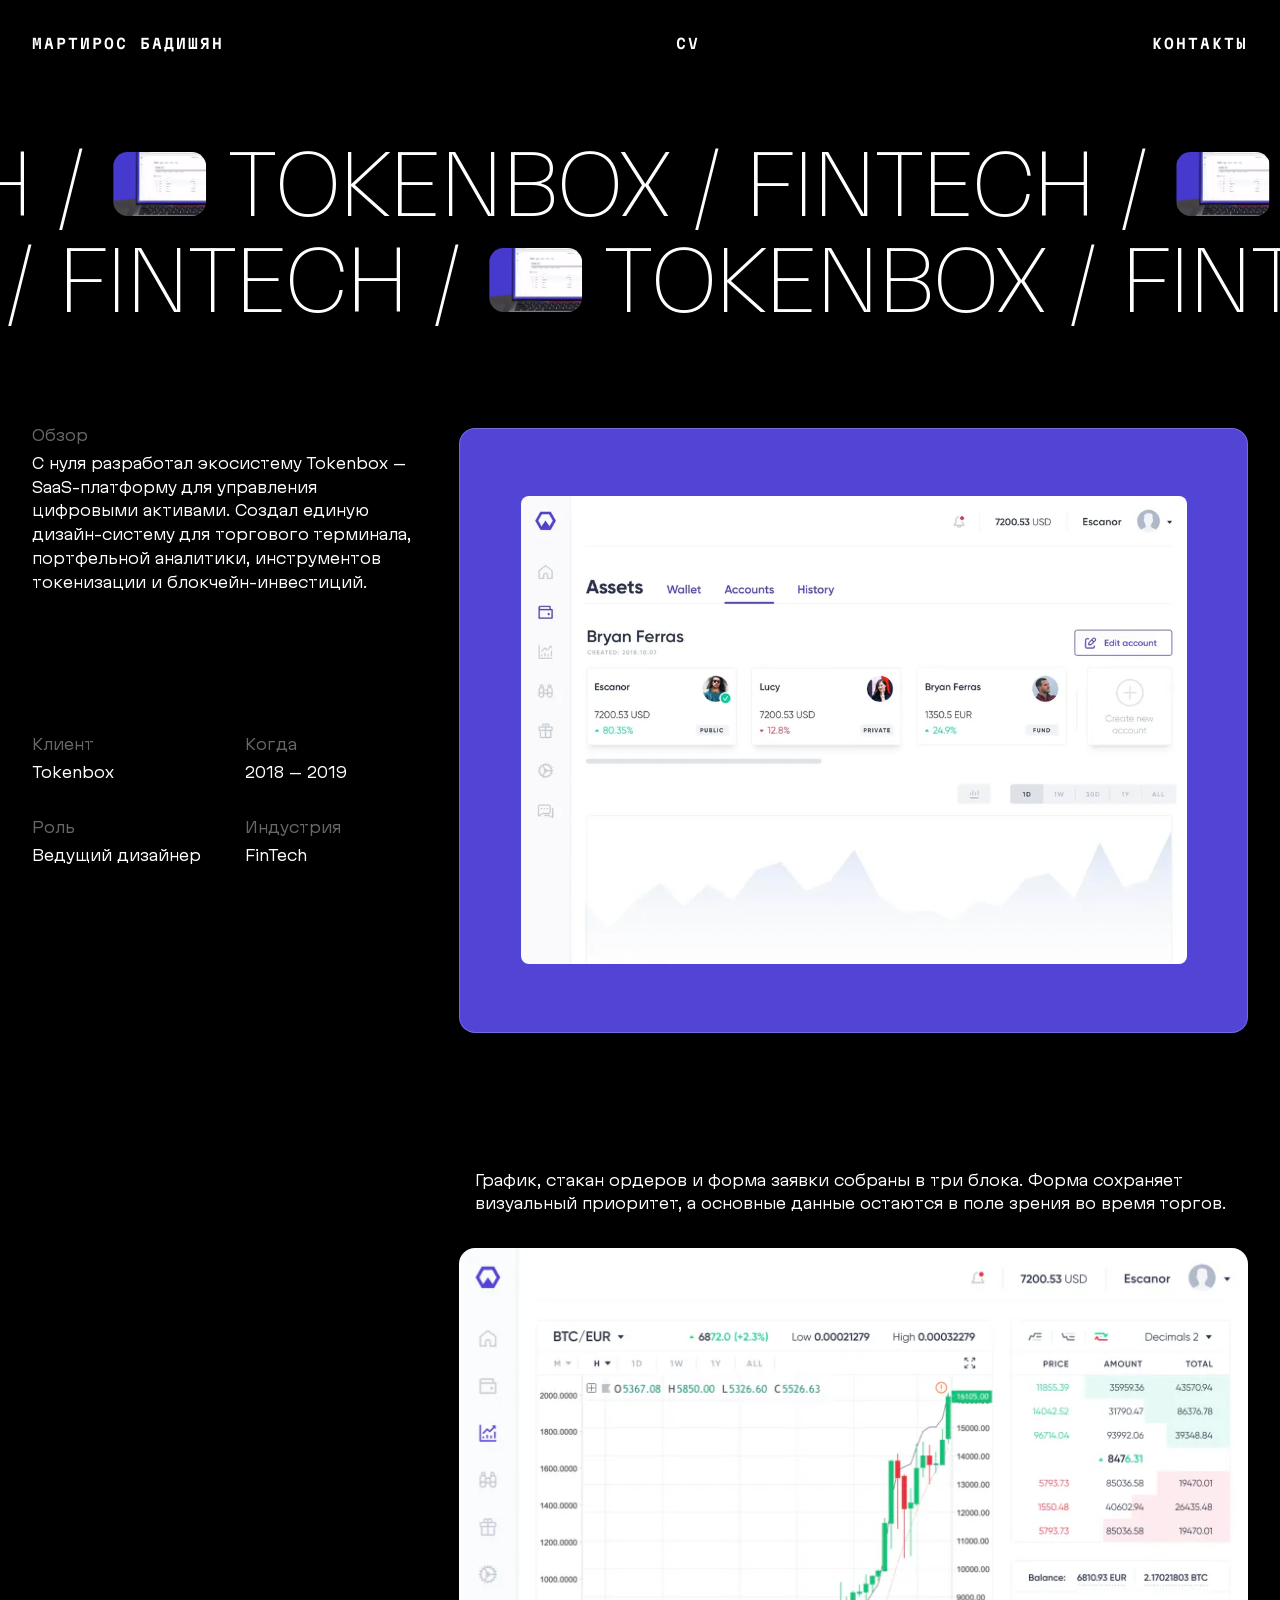
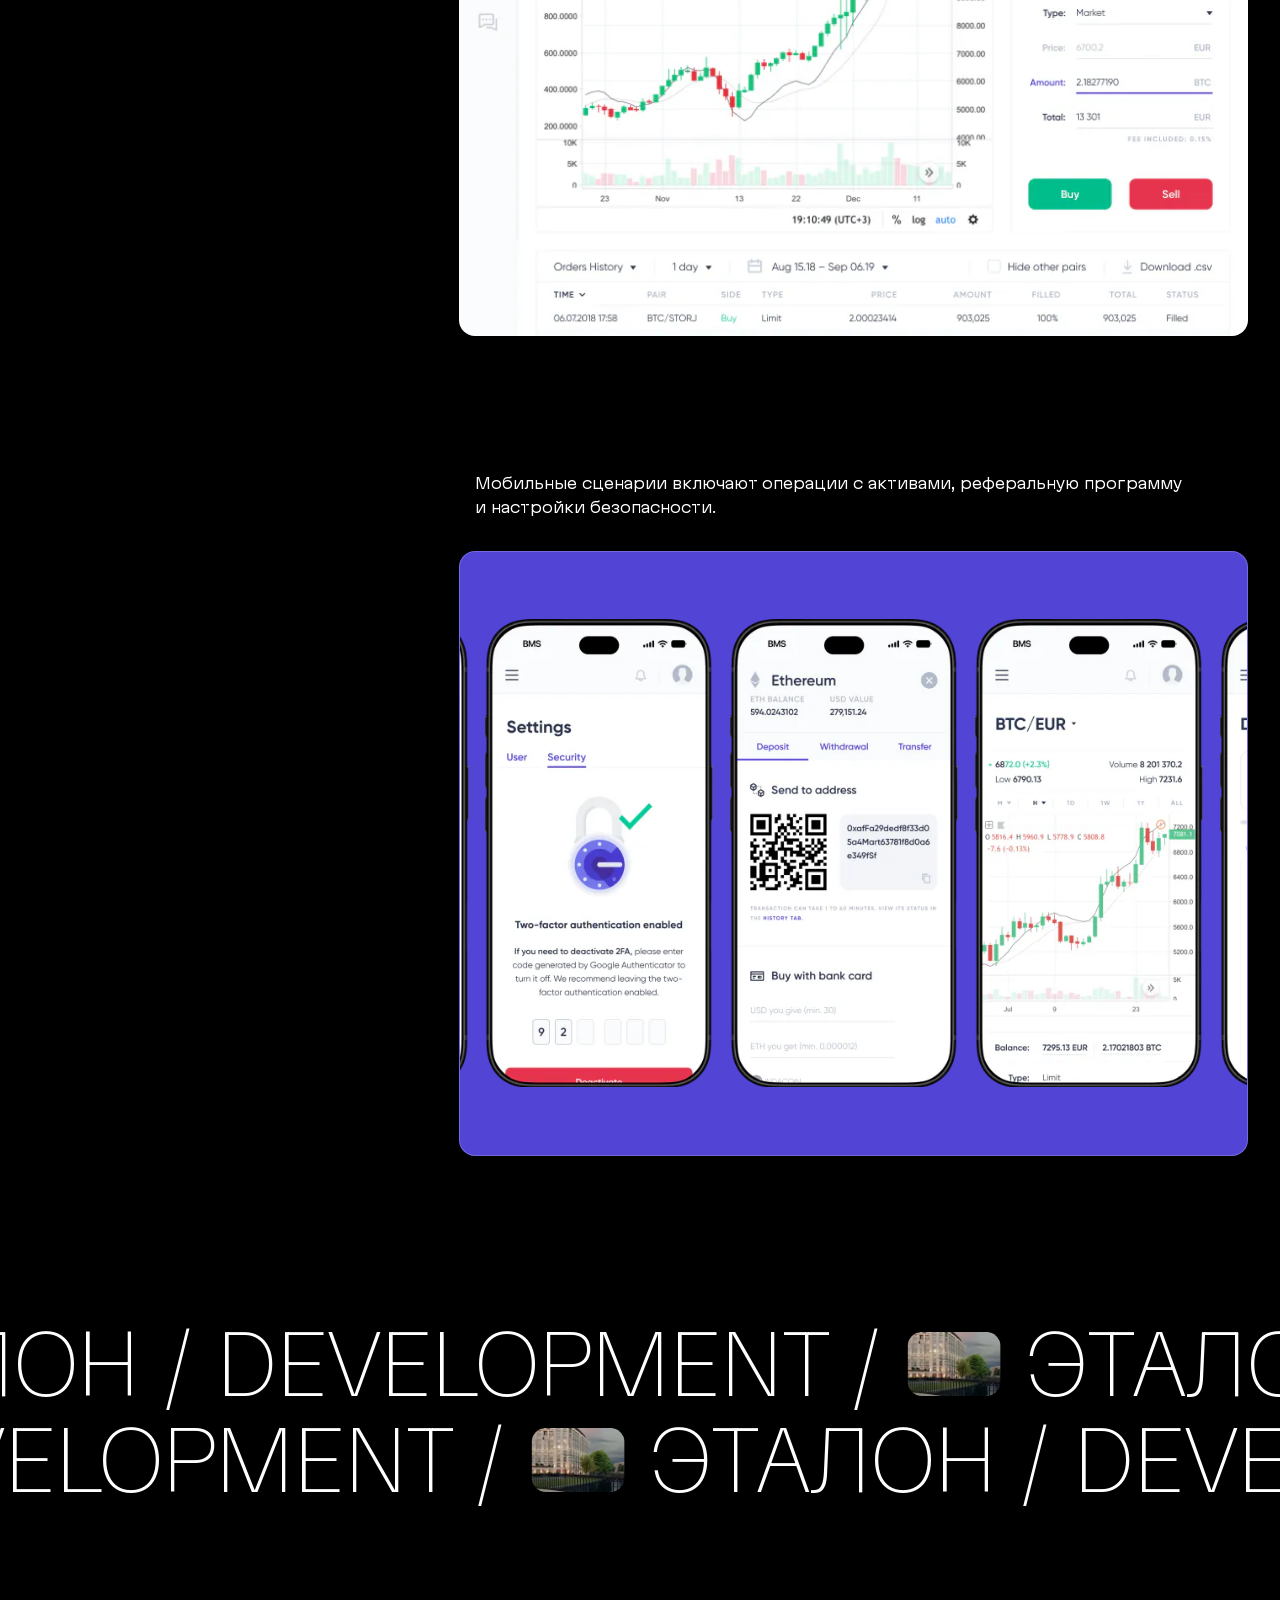
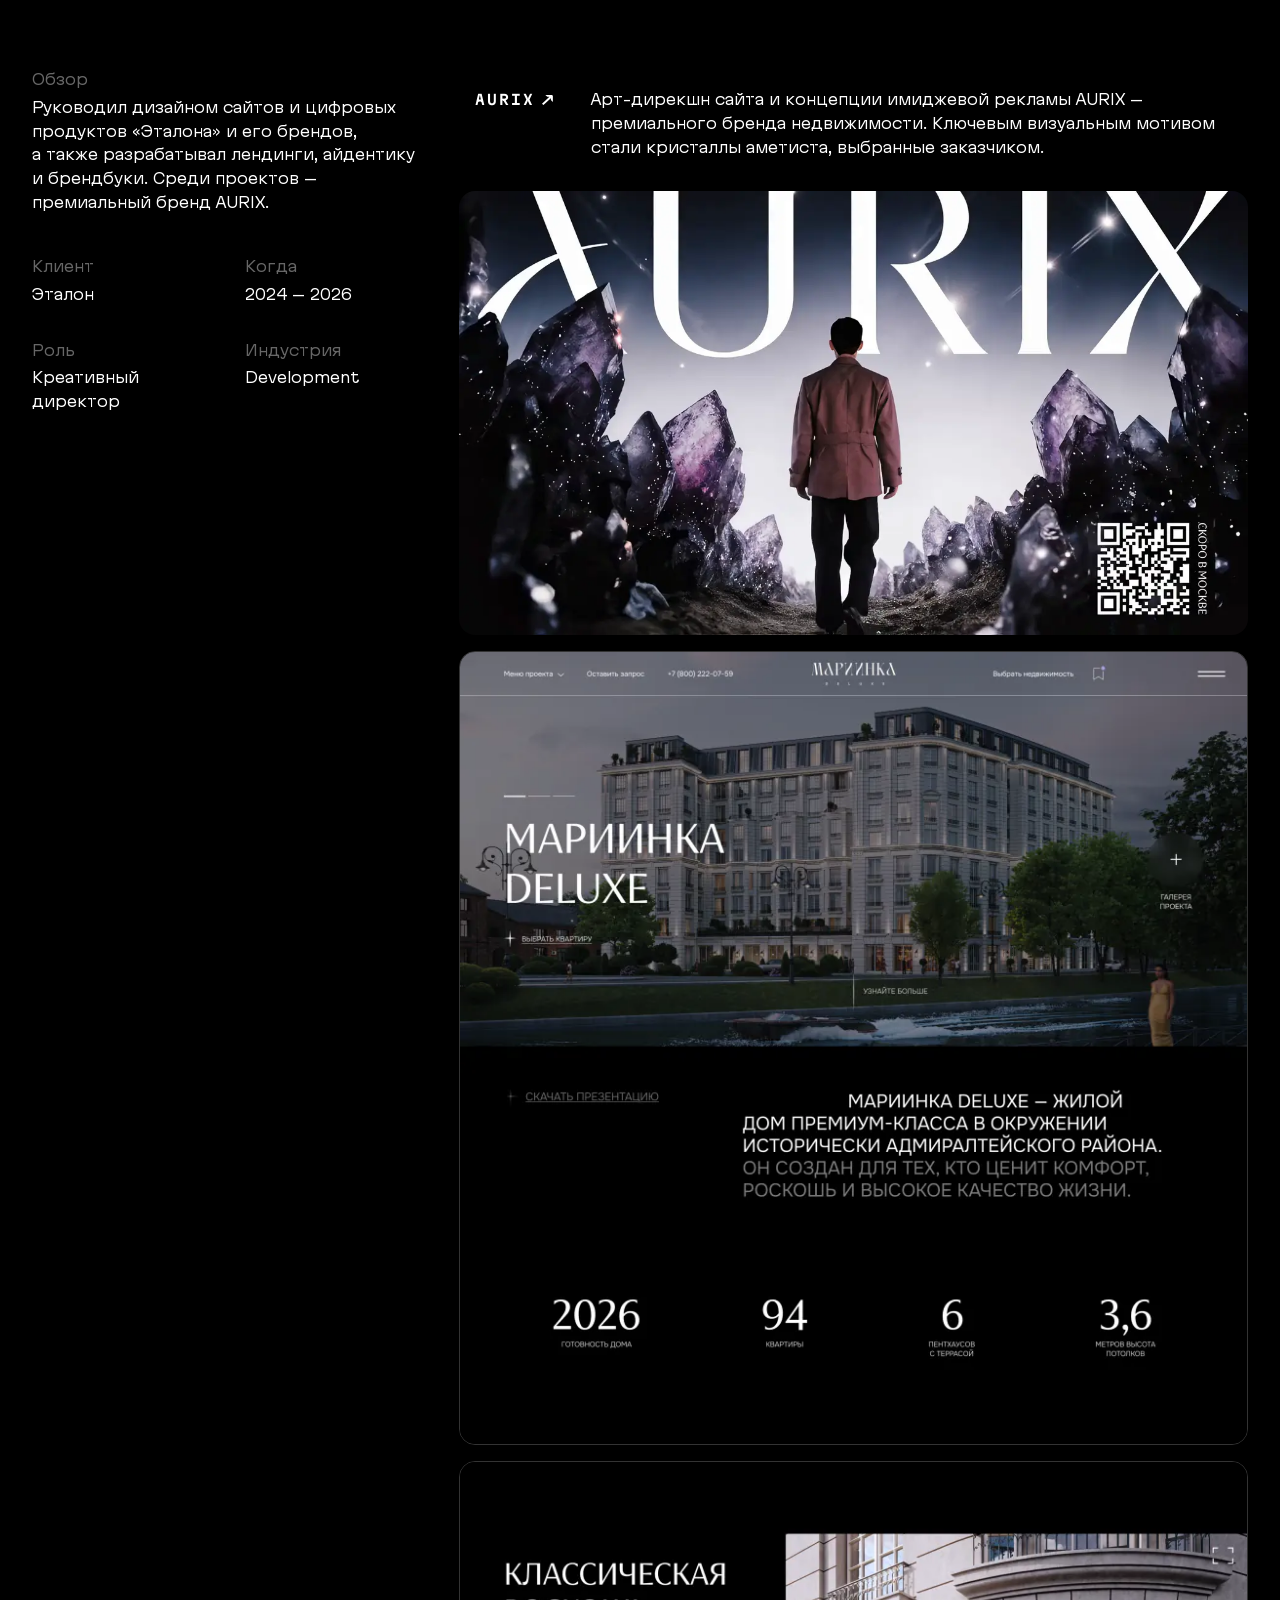
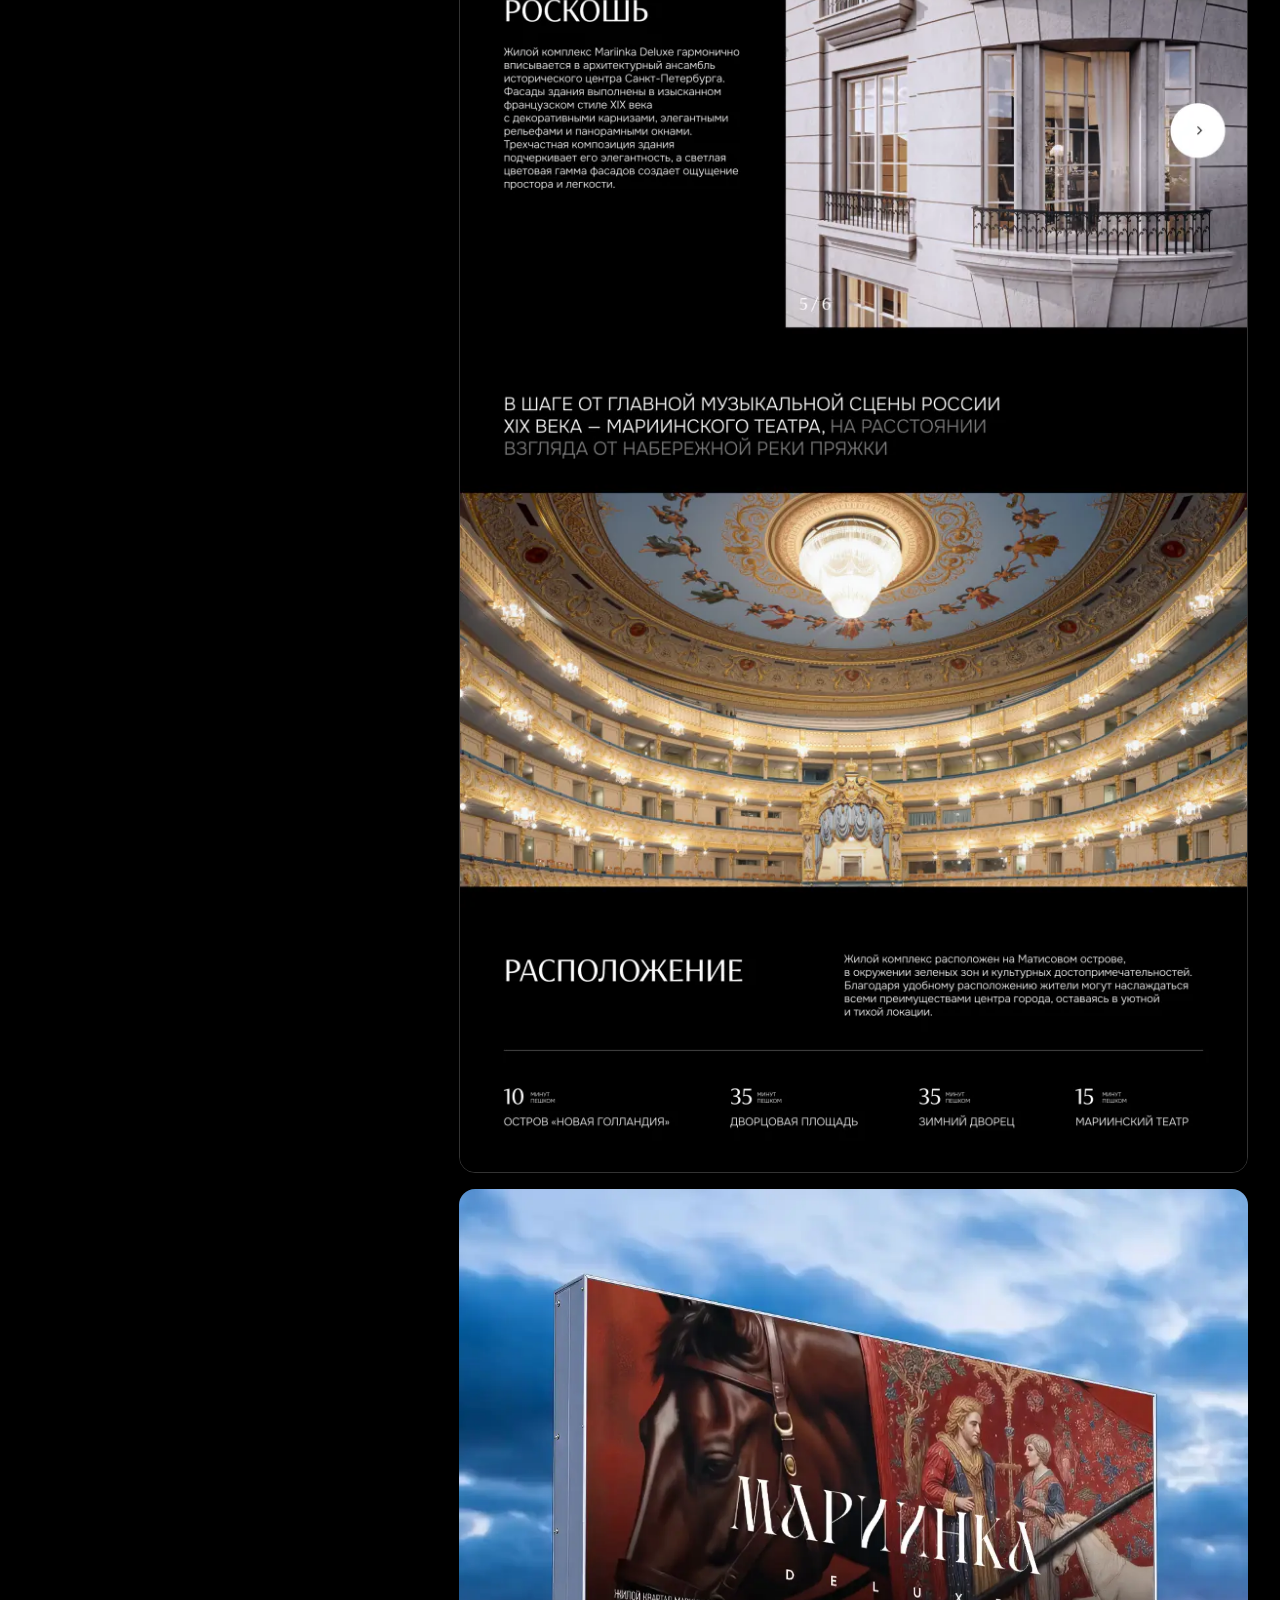
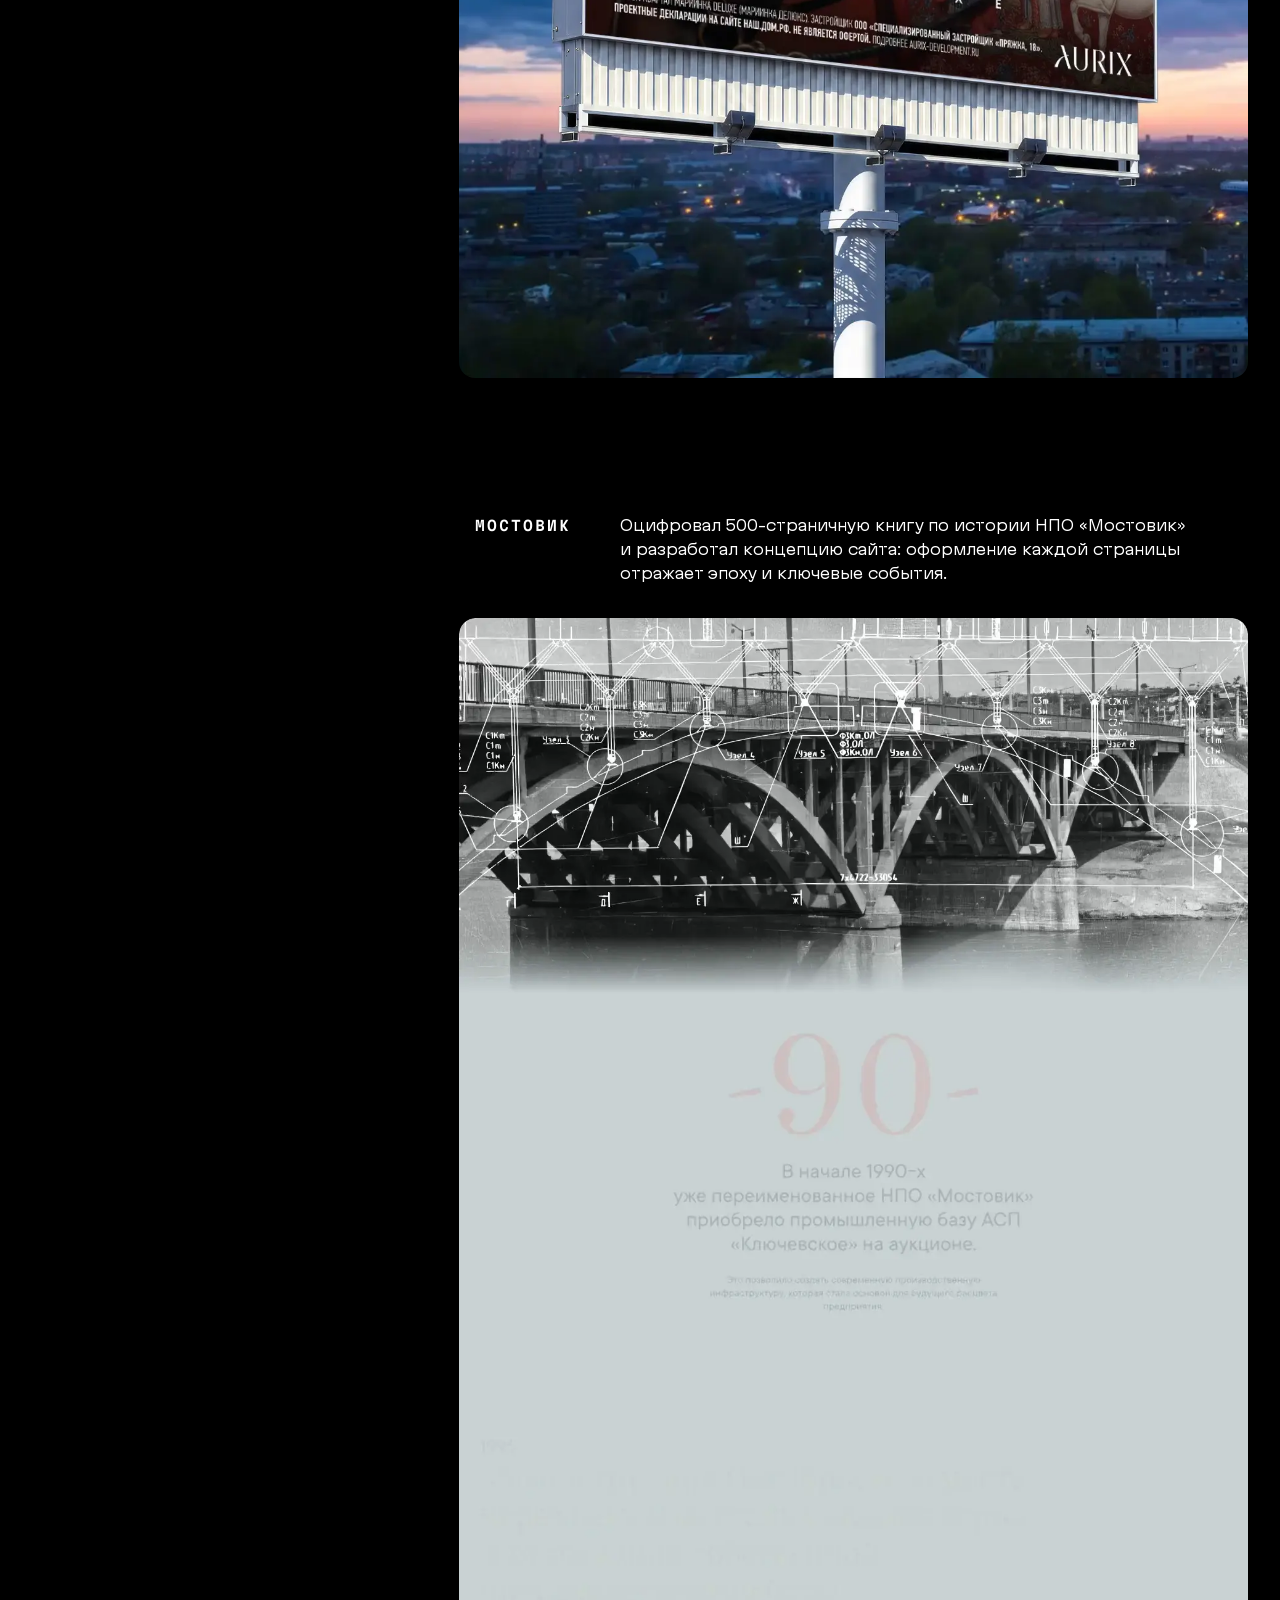
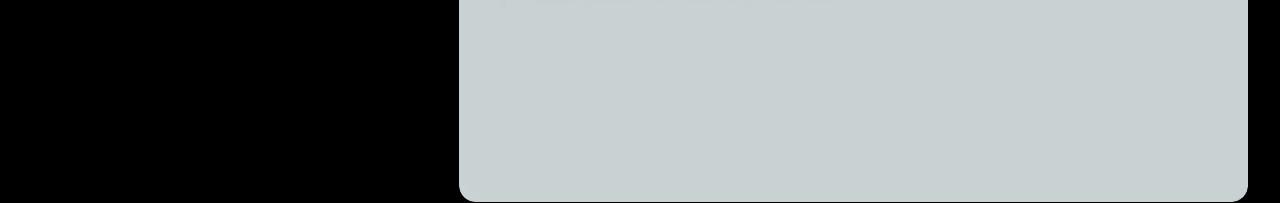
<file: tokenbox.html>
<!DOCTYPE html><!--e9ZHUicWxz8yHm6qm8V3A--><html lang="ru" class="__variable_58f898"><head><meta charSet="utf-8"/><meta name="viewport" content="width=device-width, initial-scale=1"/><link rel="preload" href="/_next/static/media/d74b776de7ffedde-s.p.woff2" as="font" crossorigin="" type="font/woff2"/><link rel="stylesheet" href="/_next/static/css/91978d6b36ca3895.css" data-precedence="next"/><link rel="preload" as="script" fetchPriority="low" href="/_next/static/chunks/webpack-d15b27e1f25c1fc1.js"/><script src="/_next/static/chunks/4bd1b696-c023c6e3521b1417.js" async=""></script><script src="/_next/static/chunks/255-2005b055456c798b.js" async=""></script><script src="/_next/static/chunks/main-app-1b4500b93111eabf.js" async=""></script><script src="/_next/static/chunks/176-dbfe7d379a5d476e.js" async=""></script><script src="/_next/static/chunks/612-16c9ca7b276e64dc.js" async=""></script><script src="/_next/static/chunks/877-e512a332c5369705.js" async=""></script><script src="/_next/static/chunks/app/(ru)/%5Bslug%5D/page-7fcc6cb0d0520a25.js" async=""></script><meta name="next-size-adjust" content=""/><meta name="theme-color" content="#000000"/><meta name="color-scheme" content="dark"/><title>Tokenbox — Мартирос Бадишян</title><meta name="description" content="С нуля разработал экосистему Tokenbox – SaaS-платформу для управления цифровыми активами. Создал единую дизайн-систему для торгового терминала, портфельной аналитики, инструментов токенизации и блокчейн-инвестиций."/><link rel="canonical" href="https://badishyan.com/tokenbox"/><link rel="alternate" hrefLang="ru" href="https://badishyan.com/tokenbox"/><link rel="alternate" hrefLang="en" href="https://badishyan.com/en/tokenbox"/><meta property="og:title" content="Tokenbox — Мартирос Бадишян"/><meta property="og:description" content="С нуля разработал экосистему Tokenbox – SaaS-платформу для управления цифровыми активами. Создал единую дизайн-систему для торгового терминала, портфельной аналитики, инструментов токенизации и блокчейн-инвестиций."/><meta property="og:url" content="https://badishyan.com/tokenbox"/><meta property="og:site_name" content="Мартирос Бадишян"/><meta property="og:locale" content="ru_RU"/><meta property="og:image" content="https://badishyan.com/og.png"/><meta property="og:image:width" content="1200"/><meta property="og:image:height" content="630"/><meta property="og:locale:alternate" content="en_US"/><meta property="og:type" content="website"/><meta name="twitter:card" content="summary_large_image"/><meta name="twitter:title" content="Tokenbox — Мартирос Бадишян"/><meta name="twitter:description" content="С нуля разработал экосистему Tokenbox – SaaS-платформу для управления цифровыми активами. Создал единую дизайн-систему для торгового терминала, портфельной аналитики, инструментов токенизации и блокчейн-инвестиций."/><meta name="twitter:image" content="https://badishyan.com/og.png"/><link rel="icon" href="/favicon.ico" type="image/x-icon" sizes="16x16"/><link rel="icon" href="/icon.svg?dc76ed37b3e27393" type="image/svg+xml" sizes="any"/><link rel="apple-touch-icon" href="/apple-icon.png?2944dd69cf27ddbf" type="image/png" sizes="180x180"/><script src="/_next/static/chunks/polyfills-42372ed130431b0a.js" noModule=""></script></head><body><div hidden=""><!--$--><!--/$--></div><script type="application/ld+json">{"@context":"https://schema.org","@graph":[{"@type":"Person","@id":"https://badishyan.com/#person","name":"Мартирос Бадишян","alternateName":"Martiros Badishyan","jobTitle":"Дизайн-директор","description":"Более 15 лет в digital-дизайне, брендинге и рекламе. Руковожу командами и сам делаю интерфейсы, дизайн-системы и айдентику.","url":"https://badishyan.com/","image":"https://badishyan.com/og.png","email":"mailto:badishyan@gmail.com","sameAs":["https://t.me/Badishyan","https://www.instagram.com/b.martiros/"],"address":{"@type":"PostalAddress","addressLocality":"Москва","addressCountry":"RU"},"knowsAbout":["Digital design","Branding","UX/UI","Design systems","Art direction"]},{"@type":"CreativeWork","name":"Tokenbox","description":"С нуля разработал экосистему Tokenbox – SaaS-платформу для управления цифровыми активами. Создал единую дизайн-систему для торгового терминала, портфельной аналитики, инструментов токенизации и блокчейн-инвестиций.","url":"https://badishyan.com/tokenbox","inLanguage":"ru","image":"https://badishyan.com/projects/tokenbox.webp","genre":"FinTech","temporalCoverage":"2018/2019","creator":{"@id":"https://badishyan.com/#person"}}]}</script><header class="fixed inset-x-0 top-0 z-50 flex h-[5.5rem] items-center px-4 md:px-8"><div aria-hidden="true" class="pointer-events-none absolute inset-x-0 top-0 -z-10 h-[7.5rem]"><div class="absolute inset-0" style="backdrop-filter:blur(0.5px);-webkit-backdrop-filter:blur(0.5px);mask-image:linear-gradient(to top, transparent 0%, #000 20%, #000 40%, transparent 60%);-webkit-mask-image:linear-gradient(to top, transparent 0%, #000 20%, #000 40%, transparent 60%)"></div><div class="absolute inset-0" style="backdrop-filter:blur(1px);-webkit-backdrop-filter:blur(1px);mask-image:linear-gradient(to top, transparent 20%, #000 40%, #000 60%, transparent 80%);-webkit-mask-image:linear-gradient(to top, transparent 20%, #000 40%, #000 60%, transparent 80%)"></div><div class="absolute inset-0" style="backdrop-filter:blur(2px);-webkit-backdrop-filter:blur(2px);mask-image:linear-gradient(to top, transparent 40%, #000 60%, #000 80%, transparent 100%);-webkit-mask-image:linear-gradient(to top, transparent 40%, #000 60%, #000 80%, transparent 100%)"></div><div class="absolute inset-0" style="backdrop-filter:blur(4px);-webkit-backdrop-filter:blur(4px);mask-image:linear-gradient(to top, transparent 60%, #000 80%, #000 100%, transparent 120%);-webkit-mask-image:linear-gradient(to top, transparent 60%, #000 80%, #000 100%, transparent 120%)"></div><div class="absolute inset-0" style="backdrop-filter:blur(8px);-webkit-backdrop-filter:blur(8px);mask-image:linear-gradient(to top, transparent 80%, #000 100%);-webkit-mask-image:linear-gradient(to top, transparent 80%, #000 100%)"></div><div class="absolute inset-0 bg-[linear-gradient(to_bottom,rgb(0_0_0/0.8),rgb(0_0_0/0.4)_45%,transparent)]"></div></div><nav class="site-nav label-caps flex flex-1 items-center justify-between leading-[1.7]" aria-label="Основная навигация"><a aria-label="М.Б. Мартирос Бадишян" href="/"><span class="md:hidden"><span aria-hidden="true" class="whitespace-pre">М.Б.</span></span><span class="hidden md:block"><span aria-hidden="true" class="whitespace-pre">Мартирос Бадишян</span></span></a><a href="/martiros-badishyan-cv.pdf" target="_blank" rel="noopener noreferrer" aria-label="CV"><span aria-hidden="true" class="whitespace-pre">CV</span></a><button type="button" aria-expanded="false" aria-label="Контакты" class="cursor-pointer uppercase"><span aria-hidden="true" class="whitespace-pre">Контакты</span></button></nav></header><main><div aria-hidden="true" class="divider overflow-hidden divider--intro pt-[7rem] pb-16 lg:pt-[8.5rem] lg:pb-24"><div class="text-[min(3rem,calc((100vw-1.5rem)/8.6))] font-[100] uppercase leading-[1.2] whitespace-pre [font-stretch:100%] md:text-[5rem]"><div class="divider-enter divider-row--left-enter"><div class="divider-drift divider-row--left-drift" style="--reps:8"><p class="divider-row divider-row--left"> / <span class="divider-pill"><video src="/projects/tokenbox-pill.mp4" poster="/projects/tokenbox-pill.webp" muted="" loop="" playsInline="" preload="none" disablePictureInPicture="" disableRemotePlayback="" aria-hidden="true" tabindex="-1" class="size-full object-cover"></video></span> Tokenbox<!-- --> / FinTech<!-- --> / <span class="divider-pill"><video src="/projects/tokenbox-pill.mp4" poster="/projects/tokenbox-pill.webp" muted="" loop="" playsInline="" preload="none" disablePictureInPicture="" disableRemotePlayback="" aria-hidden="true" tabindex="-1" class="size-full object-cover"></video></span> Tokenbox<!-- --> / FinTech<!-- --> / <span class="divider-pill"><video src="/projects/tokenbox-pill.mp4" poster="/projects/tokenbox-pill.webp" muted="" loop="" playsInline="" preload="none" disablePictureInPicture="" disableRemotePlayback="" aria-hidden="true" tabindex="-1" class="size-full object-cover"></video></span> Tokenbox<!-- --> / FinTech<!-- --> / <span class="divider-pill"><video src="/projects/tokenbox-pill.mp4" poster="/projects/tokenbox-pill.webp" muted="" loop="" playsInline="" preload="none" disablePictureInPicture="" disableRemotePlayback="" aria-hidden="true" tabindex="-1" class="size-full object-cover"></video></span> Tokenbox<!-- --> / FinTech<!-- --> / <span class="divider-pill"><video src="/projects/tokenbox-pill.mp4" poster="/projects/tokenbox-pill.webp" muted="" loop="" playsInline="" preload="none" disablePictureInPicture="" disableRemotePlayback="" aria-hidden="true" tabindex="-1" class="size-full object-cover"></video></span> Tokenbox<!-- --> / FinTech<!-- --> / <span class="divider-pill"><video src="/projects/tokenbox-pill.mp4" poster="/projects/tokenbox-pill.webp" muted="" loop="" playsInline="" preload="none" disablePictureInPicture="" disableRemotePlayback="" aria-hidden="true" tabindex="-1" class="size-full object-cover"></video></span> Tokenbox<!-- --> / FinTech<!-- --> / <span class="divider-pill"><video src="/projects/tokenbox-pill.mp4" poster="/projects/tokenbox-pill.webp" muted="" loop="" playsInline="" preload="none" disablePictureInPicture="" disableRemotePlayback="" aria-hidden="true" tabindex="-1" class="size-full object-cover"></video></span> Tokenbox<!-- --> / FinTech<!-- --> / <span class="divider-pill"><video src="/projects/tokenbox-pill.mp4" poster="/projects/tokenbox-pill.webp" muted="" loop="" playsInline="" preload="none" disablePictureInPicture="" disableRemotePlayback="" aria-hidden="true" tabindex="-1" class="size-full object-cover"></video></span> Tokenbox<!-- --> / FinTech</p></div></div><div class="divider-enter divider-row--right-enter"><div class="divider-drift divider-row--right-drift" style="--reps:8"><p class="divider-row divider-row--right"> / <span class="divider-pill"><video src="/projects/tokenbox-pill.mp4" poster="/projects/tokenbox-pill.webp" muted="" loop="" playsInline="" preload="none" disablePictureInPicture="" disableRemotePlayback="" aria-hidden="true" tabindex="-1" class="size-full object-cover"></video></span> Tokenbox<!-- --> / FinTech<!-- --> / <span class="divider-pill"><video src="/projects/tokenbox-pill.mp4" poster="/projects/tokenbox-pill.webp" muted="" loop="" playsInline="" preload="none" disablePictureInPicture="" disableRemotePlayback="" aria-hidden="true" tabindex="-1" class="size-full object-cover"></video></span> Tokenbox<!-- --> / FinTech<!-- --> / <span class="divider-pill"><video src="/projects/tokenbox-pill.mp4" poster="/projects/tokenbox-pill.webp" muted="" loop="" playsInline="" preload="none" disablePictureInPicture="" disableRemotePlayback="" aria-hidden="true" tabindex="-1" class="size-full object-cover"></video></span> Tokenbox<!-- --> / FinTech<!-- --> / <span class="divider-pill"><video src="/projects/tokenbox-pill.mp4" poster="/projects/tokenbox-pill.webp" muted="" loop="" playsInline="" preload="none" disablePictureInPicture="" disableRemotePlayback="" aria-hidden="true" tabindex="-1" class="size-full object-cover"></video></span> Tokenbox<!-- --> / FinTech<!-- --> / <span class="divider-pill"><video src="/projects/tokenbox-pill.mp4" poster="/projects/tokenbox-pill.webp" muted="" loop="" playsInline="" preload="none" disablePictureInPicture="" disableRemotePlayback="" aria-hidden="true" tabindex="-1" class="size-full object-cover"></video></span> Tokenbox<!-- --> / FinTech<!-- --> / <span class="divider-pill"><video src="/projects/tokenbox-pill.mp4" poster="/projects/tokenbox-pill.webp" muted="" loop="" playsInline="" preload="none" disablePictureInPicture="" disableRemotePlayback="" aria-hidden="true" tabindex="-1" class="size-full object-cover"></video></span> Tokenbox<!-- --> / FinTech<!-- --> / <span class="divider-pill"><video src="/projects/tokenbox-pill.mp4" poster="/projects/tokenbox-pill.webp" muted="" loop="" playsInline="" preload="none" disablePictureInPicture="" disableRemotePlayback="" aria-hidden="true" tabindex="-1" class="size-full object-cover"></video></span> Tokenbox<!-- --> / FinTech<!-- --> / <span class="divider-pill"><video src="/projects/tokenbox-pill.mp4" poster="/projects/tokenbox-pill.webp" muted="" loop="" playsInline="" preload="none" disablePictureInPicture="" disableRemotePlayback="" aria-hidden="true" tabindex="-1" class="size-full object-cover"></video></span> Tokenbox<!-- --> / FinTech</p></div></div></div></div><section data-case="tokenbox" aria-label="Tokenbox" class="grid gap-x-8 gap-y-24 px-3 md:px-8 lg:grid-cols-[minmax(0,1fr)_minmax(0,2fr)] case-enter"><h1 class="sr-only">Tokenbox</h1><aside class="flex flex-col gap-10 text-[0.875rem] leading-[1.7] lg:sticky lg:top-[15.25rem] lg:h-[calc(100svh-17.25rem)] lg:min-h-[22.5rem] lg:justify-between"><div class="flex flex-col gap-1"><p class="text-muted">Обзор</p><p class="max-w-[30rem]">С нуля разработал экосистему Tokenbox – SaaS‑платформу для управления цифровыми активами. Создал единую дизайн‑систему для торгового терминала, портфельной аналитики, инструментов токенизации и блокчейн‑инвестиций.</p></div><div class="flex flex-1 flex-col justify-end"><dl class="grid grid-cols-2 gap-x-8 gap-y-6 lg:sticky lg:bottom-8 lg:gap-y-8"><div class="flex flex-col gap-1"><dt class="text-muted">Клиент</dt><dd>Tokenbox</dd></div><div class="flex flex-col gap-1"><dt class="text-muted">Когда</dt><dd>2018 – 2019</dd></div><div class="flex flex-col gap-1"><dt class="text-muted">Роль</dt><dd>Ведущий дизайнер</dd></div><div class="flex flex-col gap-1"><dt class="text-muted">Индустрия</dt><dd>FinTech</dd></div></dl></div></aside><div class="flex flex-col gap-20 md:gap-[7.5rem] lg:pt-1"><div class="flex flex-col gap-4"><div class="scroll-reveal"><div class="@container w-full"><div class="relative aspect-[752/576] w-full overflow-hidden rounded-2xl border border-line max-md:aspect-auto max-md:h-[calc(var(--mh)+2*var(--mp))]" style="background:#5244d5;--mh:min(60.46875cqw, 26.21rem);--mp:4cqw"><div class="media-strip absolute inset-0 flex overflow-x-auto overflow-y-hidden py-[var(--dp)] px-[var(--dg)] gap-[var(--dg)] max-md:py-[var(--mp)] max-md:px-[var(--mg)] max-md:gap-[var(--mg)] [&amp;&gt;:first-child]:ml-auto [&amp;&gt;:last-child]:mr-auto " style="--dp:8.51063829787234cqw;--dg:calc(16 / 752 * 100cqw);--mg:3cqw"><div data-first="" style="aspect-ratio:1024 / 720" class="strip-shot h-full w-auto max-w-none shrink-0 select-none object-cover overflow-hidden rounded-lg"><video src="/cases/tokenbox/assets.mp4" poster="/cases/tokenbox/assets-poster.webp" muted="" loop="" playsInline="" preload="metadata" disablePictureInPicture="" disableRemotePlayback="" aria-hidden="true" tabindex="-1" class="size-full object-cover"></video></div></div></div></div></div></div><div class="flex flex-col gap-4"><div class="scroll-reveal flex flex-wrap items-start gap-x-8 gap-y-3 py-4 lg:px-4"><p class="min-w-[min(20rem,100%)] flex-1 text-[0.875rem] leading-[1.7]">График, стакан ордеров и форма заявки собраны в три блока. Форма сохраняет визуальный приоритет, а основные данные остаются в поле зрения во время торгов.</p></div><div class="scroll-reveal"><img src="/cases/tokenbox/terminal-2444.webp" srcSet="/cases/tokenbox/terminal-2444.webp 2444w, /cases/tokenbox/terminal-1503.webp 1503w, /cases/tokenbox/terminal-807.webp 807w" sizes="(min-width: 1024px) calc((100vw - 96px) * 0.667 * 1.000), (min-width: 768px) calc((100vw - 64px) * 1.000), calc((100vw - 24px) * 1.000)" width="2444" height="2129" alt="Торговый терминал Tokenbox" loading="lazy" class="h-auto w-full rounded-2xl object-cover  "/></div></div><div class="flex flex-col gap-4"><div class="scroll-reveal flex flex-wrap items-start gap-x-8 gap-y-3 py-4 lg:px-4"><p class="min-w-[min(20rem,100%)] flex-1 text-[0.875rem] leading-[1.7]">Мобильные сценарии включают операции с активами, реферальную программу и настройки безопасности.</p></div><div class="scroll-reveal"><div class="@container w-full"><div class="relative aspect-[752/576] w-full overflow-hidden rounded-2xl border border-line max-md:aspect-auto max-md:h-[calc(var(--mh)+2*var(--mp))]" style="background:#5244d5;--mh:min(119.11219512195123cqw, 26.21rem);--mp:4cqw"><div class="media-strip absolute inset-0 flex overflow-x-auto overflow-y-hidden py-[var(--dp)] px-[var(--dg)] gap-[var(--dg)] max-md:py-[var(--mp)] max-md:px-[var(--mg)] max-md:gap-[var(--mg)] [&amp;&gt;:first-child]:ml-auto [&amp;&gt;:last-child]:mr-auto " style="--dp:8.51063829787234cqw;--dg:calc(16 / 752 * 100cqw);--mg:3cqw"><img data-first="" style="aspect-ratio:820 / 1684" src="/cases/tokenbox/app-1-820.webp" srcSet="/cases/tokenbox/app-1-820.webp 820w, /cases/tokenbox/app-1-504.webp 504w, /cases/tokenbox/app-1-271.webp 271w" sizes="(max-width: 767.98px) calc((100vw - 24px) * 0.580), (min-width: 1024px) calc((100vw - 96px) * 0.667 * 0.290), (min-width: 768px) calc((100vw - 64px) * 0.290), calc((100vw - 24px) * 0.290)" width="820" height="1684" alt="Мобильная версия Tokenbox (1 из 5)" loading="lazy" draggable="false" class="strip-shot h-full w-auto max-w-none shrink-0 select-none object-cover "/><img style="aspect-ratio:820 / 1684" src="/cases/tokenbox/app-2-820.webp" srcSet="/cases/tokenbox/app-2-820.webp 820w, /cases/tokenbox/app-2-504.webp 504w, /cases/tokenbox/app-2-271.webp 271w" sizes="(max-width: 767.98px) calc((100vw - 24px) * 0.580), (min-width: 1024px) calc((100vw - 96px) * 0.667 * 0.290), (min-width: 768px) calc((100vw - 64px) * 0.290), calc((100vw - 24px) * 0.290)" width="820" height="1684" alt="Мобильная версия Tokenbox (2 из 5)" loading="lazy" draggable="false" class="strip-shot h-full w-auto max-w-none shrink-0 select-none object-cover "/><img style="aspect-ratio:820 / 1684" src="/cases/tokenbox/app-3-820.webp" srcSet="/cases/tokenbox/app-3-820.webp 820w, /cases/tokenbox/app-3-504.webp 504w, /cases/tokenbox/app-3-271.webp 271w" sizes="(max-width: 767.98px) calc((100vw - 24px) * 0.580), (min-width: 1024px) calc((100vw - 96px) * 0.667 * 0.290), (min-width: 768px) calc((100vw - 64px) * 0.290), calc((100vw - 24px) * 0.290)" width="820" height="1684" alt="Мобильная версия Tokenbox (3 из 5)" loading="lazy" draggable="false" class="strip-shot h-full w-auto max-w-none shrink-0 select-none object-cover "/><img style="aspect-ratio:820 / 1684" src="/cases/tokenbox/app-4-820.webp" srcSet="/cases/tokenbox/app-4-820.webp 820w, /cases/tokenbox/app-4-504.webp 504w, /cases/tokenbox/app-4-271.webp 271w" sizes="(max-width: 767.98px) calc((100vw - 24px) * 0.580), (min-width: 1024px) calc((100vw - 96px) * 0.667 * 0.290), (min-width: 768px) calc((100vw - 64px) * 0.290), calc((100vw - 24px) * 0.290)" width="820" height="1684" alt="Мобильная версия Tokenbox (4 из 5)" loading="lazy" draggable="false" class="strip-shot h-full w-auto max-w-none shrink-0 select-none object-cover "/><img style="aspect-ratio:820 / 1684" src="/cases/tokenbox/app-5-820.webp" srcSet="/cases/tokenbox/app-5-820.webp 820w, /cases/tokenbox/app-5-504.webp 504w, /cases/tokenbox/app-5-271.webp 271w" sizes="(max-width: 767.98px) calc((100vw - 24px) * 0.580), (min-width: 1024px) calc((100vw - 96px) * 0.667 * 0.290), (min-width: 768px) calc((100vw - 64px) * 0.290), calc((100vw - 24px) * 0.290)" width="820" height="1684" alt="Мобильная версия Tokenbox (5 из 5)" loading="lazy" draggable="false" class="strip-shot h-full w-auto max-w-none shrink-0 select-none object-cover "/></div></div></div></div></div></div></section><div class="h-px"></div></main><!--$--><!--/$--><script src="/_next/static/chunks/webpack-d15b27e1f25c1fc1.js" id="_R_" async=""></script><script>(self.__next_f=self.__next_f||[]).push([0])</script><script>self.__next_f.push([1,"1:\"$Sreact.fragment\"\n2:I[9766,[],\"\"]\n3:I[8924,[],\"\"]\n4:I[2042,[\"176\",\"static/chunks/176-dbfe7d379a5d476e.js\",\"612\",\"static/chunks/612-16c9ca7b276e64dc.js\",\"877\",\"static/chunks/877-e512a332c5369705.js\",\"461\",\"static/chunks/app/(ru)/%5Bslug%5D/page-7fcc6cb0d0520a25.js\"],\"Signature\"]\n5:I[741,[\"176\",\"static/chunks/176-dbfe7d379a5d476e.js\",\"612\",\"static/chunks/612-16c9ca7b276e64dc.js\",\"877\",\"static/chunks/877-e512a332c5369705.js\",\"461\",\"static/chunks/app/(ru)/%5Bslug%5D/page-7fcc6cb0d0520a25.js\"],\"ScrollFallback\"]\n7:I[4431,[],\"OutletBoundary\"]\n9:I[5278,[],\"AsyncMetadataOutlet\"]\nb:I[4431,[],\"ViewportBoundary\"]\nd:I[4431,[],\"MetadataBoundary\"]\ne:\"$Sreact.suspense\"\n10:I[7150,[],\"\"]\n:HL[\"/_next/static/media/d74b776de7ffedde-s.p.woff2\",\"font\",{\"crossOrigin\":\"\",\"type\":\"font/woff2\"}]\n:HL[\"/_next/static/css/91978d6b36ca3895.css\",\"style\"]\n"])</script><script>self.__next_f.push([1,"0:{\"P\":null,\"b\":\"e9ZHUicWxz8yHm6qm8V3A\",\"p\":\"\",\"c\":[\"\",\"tokenbox\"],\"i\":false,\"f\":[[[\"\",{\"children\":[\"(ru)\",{\"children\":[[\"slug\",\"tokenbox\",\"d\"],{\"children\":[\"__PAGE__\",{}]}]},\"$undefined\",\"$undefined\",true]}],[\"\",[\"$\",\"$1\",\"c\",{\"children\":[null,[\"$\",\"$L2\",null,{\"parallelRouterKey\":\"children\",\"error\":\"$undefined\",\"errorStyles\":\"$undefined\",\"errorScripts\":\"$undefined\",\"template\":[\"$\",\"$L3\",null,{}],\"templateStyles\":\"$undefined\",\"templateScripts\":\"$undefined\",\"notFound\":[[[\"$\",\"title\",null,{\"children\":\"404: This page could not be found.\"}],[\"$\",\"div\",null,{\"style\":{\"fontFamily\":\"system-ui,\\\"Segoe UI\\\",Roboto,Helvetica,Arial,sans-serif,\\\"Apple Color Emoji\\\",\\\"Segoe UI Emoji\\\"\",\"height\":\"100vh\",\"textAlign\":\"center\",\"display\":\"flex\",\"flexDirection\":\"column\",\"alignItems\":\"center\",\"justifyContent\":\"center\"},\"children\":[\"$\",\"div\",null,{\"children\":[[\"$\",\"style\",null,{\"dangerouslySetInnerHTML\":{\"__html\":\"body{color:#000;background:#fff;margin:0}.next-error-h1{border-right:1px solid rgba(0,0,0,.3)}@media (prefers-color-scheme:dark){body{color:#fff;background:#000}.next-error-h1{border-right:1px solid rgba(255,255,255,.3)}}\"}}],[\"$\",\"h1\",null,{\"className\":\"next-error-h1\",\"style\":{\"display\":\"inline-block\",\"margin\":\"0 20px 0 0\",\"padding\":\"0 23px 0 0\",\"fontSize\":24,\"fontWeight\":500,\"verticalAlign\":\"top\",\"lineHeight\":\"49px\"},\"children\":404}],[\"$\",\"div\",null,{\"style\":{\"display\":\"inline-block\"},\"children\":[\"$\",\"h2\",null,{\"style\":{\"fontSize\":14,\"fontWeight\":400,\"lineHeight\":\"49px\",\"margin\":0},\"children\":\"This page could not be found.\"}]}]]}]}]],[]],\"forbidden\":\"$undefined\",\"unauthorized\":\"$undefined\"}]]}],{\"children\":[\"(ru)\",[\"$\",\"$1\",\"c\",{\"children\":[[[\"$\",\"link\",\"0\",{\"rel\":\"stylesheet\",\"href\":\"/_next/static/css/91978d6b36ca3895.css\",\"precedence\":\"next\",\"crossOrigin\":\"$undefined\",\"nonce\":\"$undefined\"}]],[\"$\",\"html\",null,{\"lang\":\"ru\",\"className\":\"__variable_58f898\",\"children\":[\"$\",\"body\",null,{\"children\":[[\"$\",\"$L2\",null,{\"parallelRouterKey\":\"children\",\"error\":\"$undefined\",\"errorStyles\":\"$undefined\",\"errorScripts\":\"$undefined\",\"template\":[\"$\",\"$L3\",null,{}],\"templateStyles\":\"$undefined\",\"templateScripts\":\"$undefined\",\"notFound\":[[[\"$\",\"title\",null,{\"children\":\"404: This page could not be found.\"}],[\"$\",\"div\",null,{\"style\":\"$0:f:0:1:1:props:children:1:props:notFound:0:1:props:style\",\"children\":[\"$\",\"div\",null,{\"children\":[[\"$\",\"style\",null,{\"dangerouslySetInnerHTML\":{\"__html\":\"body{color:#000;background:#fff;margin:0}.next-error-h1{border-right:1px solid rgba(0,0,0,.3)}@media (prefers-color-scheme:dark){body{color:#fff;background:#000}.next-error-h1{border-right:1px solid rgba(255,255,255,.3)}}\"}}],[\"$\",\"h1\",null,{\"className\":\"next-error-h1\",\"style\":\"$0:f:0:1:1:props:children:1:props:notFound:0:1:props:children:props:children:1:props:style\",\"children\":404}],[\"$\",\"div\",null,{\"style\":\"$0:f:0:1:1:props:children:1:props:notFound:0:1:props:children:props:children:2:props:style\",\"children\":[\"$\",\"h2\",null,{\"style\":\"$0:f:0:1:1:props:children:1:props:notFound:0:1:props:children:props:children:2:props:children:props:style\",\"children\":\"This page could not be found.\"}]}]]}]}]],[]],\"forbidden\":\"$undefined\",\"unauthorized\":\"$undefined\"}],[\"$\",\"$L4\",null,{\"locale\":\"ru\"}],[\"$\",\"$L5\",null,{}]]}]}]]}],{\"children\":[[\"slug\",\"tokenbox\",\"d\"],[\"$\",\"$1\",\"c\",{\"children\":[null,[\"$\",\"$L2\",null,{\"parallelRouterKey\":\"children\",\"error\":\"$undefined\",\"errorStyles\":\"$undefined\",\"errorScripts\":\"$undefined\",\"template\":[\"$\",\"$L3\",null,{}],\"templateStyles\":\"$undefined\",\"templateScripts\":\"$undefined\",\"notFound\":\"$undefined\",\"forbidden\":\"$undefined\",\"unauthorized\":\"$undefined\"}]]}],{\"children\":[\"__PAGE__\",[\"$\",\"$1\",\"c\",{\"children\":[\"$L6\",null,[\"$\",\"$L7\",null,{\"children\":[\"$L8\",[\"$\",\"$L9\",null,{\"promise\":\"$@a\"}]]}]]}],{},null,false]},null,false]},null,false]},null,false],[\"$\",\"$1\",\"h\",{\"children\":[null,[[\"$\",\"$Lb\",null,{\"children\":\"$Lc\"}],[\"$\",\"meta\",null,{\"name\":\"next-size-adjust\",\"content\":\"\"}]],[\"$\",\"$Ld\",null,{\"children\":[\"$\",\"div\",null,{\"hidden\":true,\"children\":[\"$\",\"$e\",null,{\"fallback\":null,\"children\":\"$Lf\"}]}]}]]}],false]],\"m\":\"$undefined\",\"G\":[\"$10\",[]],\"s\":false,\"S\":true}\n"])</script><script>self.__next_f.push([1,"12:I[3815,[\"176\",\"static/chunks/176-dbfe7d379a5d476e.js\",\"612\",\"static/chunks/612-16c9ca7b276e64dc.js\",\"877\",\"static/chunks/877-e512a332c5369705.js\",\"461\",\"static/chunks/app/(ru)/%5Bslug%5D/page-7fcc6cb0d0520a25.js\"],\"Nav\"]\n13:I[59,[\"176\",\"static/chunks/176-dbfe7d379a5d476e.js\",\"612\",\"static/chunks/612-16c9ca7b276e64dc.js\",\"877\",\"static/chunks/877-e512a332c5369705.js\",\"461\",\"static/chunks/app/(ru)/%5Bslug%5D/page-7fcc6cb0d0520a25.js\"],\"CaseChain\"]\n11:T5bf,"])</script><script>self.__next_f.push([1,"{\"@context\":\"https://schema.org\",\"@graph\":[{\"@type\":\"Person\",\"@id\":\"https://badishyan.com/#person\",\"name\":\"Мартирос Бадишян\",\"alternateName\":\"Martiros Badishyan\",\"jobTitle\":\"Дизайн-директор\",\"description\":\"Более 15 лет в digital-дизайне, брендинге и рекламе. Руковожу командами и сам делаю интерфейсы, дизайн-системы и айдентику.\",\"url\":\"https://badishyan.com/\",\"image\":\"https://badishyan.com/og.png\",\"email\":\"mailto:badishyan@gmail.com\",\"sameAs\":[\"https://t.me/Badishyan\",\"https://www.instagram.com/b.martiros/\"],\"address\":{\"@type\":\"PostalAddress\",\"addressLocality\":\"Москва\",\"addressCountry\":\"RU\"},\"knowsAbout\":[\"Digital design\",\"Branding\",\"UX/UI\",\"Design systems\",\"Art direction\"]},{\"@type\":\"CreativeWork\",\"name\":\"Tokenbox\",\"description\":\"С нуля разработал экосистему Tokenbox – SaaS-платформу для управления цифровыми активами. Создал единую дизайн-систему для торгового терминала, портфельной аналитики, инструментов токенизации и блокчейн-инвестиций.\",\"url\":\"https://badishyan.com/tokenbox\",\"inLanguage\":\"ru\",\"image\":\"https://badishyan.com/projects/tokenbox.webp\",\"genre\":\"FinTech\",\"temporalCoverage\":\"2018/2019\",\"creator\":{\"@id\":\"https://badishyan.com/#person\"}}]}"])</script><script>self.__next_f.push([1,"6:[[\"$\",\"script\",null,{\"type\":\"application/ld+json\",\"dangerouslySetInnerHTML\":{\"__html\":\"$11\"}}],[\"$\",\"$L12\",null,{\"locale\":\"ru\"}],[\"$\",\"main\",null,{\"children\":[\"$\",\"$L13\",null,{\"slug\":\"tokenbox\",\"locale\":\"ru\"}]}]]\n"])</script><script>self.__next_f.push([1,"c:[[\"$\",\"meta\",\"0\",{\"charSet\":\"utf-8\"}],[\"$\",\"meta\",\"1\",{\"name\":\"viewport\",\"content\":\"width=device-width, initial-scale=1\"}],[\"$\",\"meta\",\"2\",{\"name\":\"theme-color\",\"content\":\"#000000\"}],[\"$\",\"meta\",\"3\",{\"name\":\"color-scheme\",\"content\":\"dark\"}]]\n8:null\n"])</script><script>self.__next_f.push([1,"14:I[622,[],\"IconMark\"]\n"])</script><script>self.__next_f.push([1,"a:{\"metadata\":[[\"$\",\"title\",\"0\",{\"children\":\"Tokenbox — Мартирос Бадишян\"}],[\"$\",\"meta\",\"1\",{\"name\":\"description\",\"content\":\"С нуля разработал экосистему Tokenbox – SaaS-платформу для управления цифровыми активами. Создал единую дизайн-систему для торгового терминала, портфельной аналитики, инструментов токенизации и блокчейн-инвестиций.\"}],[\"$\",\"link\",\"2\",{\"rel\":\"canonical\",\"href\":\"https://badishyan.com/tokenbox\"}],[\"$\",\"link\",\"3\",{\"rel\":\"alternate\",\"hrefLang\":\"ru\",\"href\":\"https://badishyan.com/tokenbox\"}],[\"$\",\"link\",\"4\",{\"rel\":\"alternate\",\"hrefLang\":\"en\",\"href\":\"https://badishyan.com/en/tokenbox\"}],[\"$\",\"meta\",\"5\",{\"property\":\"og:title\",\"content\":\"Tokenbox — Мартирос Бадишян\"}],[\"$\",\"meta\",\"6\",{\"property\":\"og:description\",\"content\":\"С нуля разработал экосистему Tokenbox – SaaS-платформу для управления цифровыми активами. Создал единую дизайн-систему для торгового терминала, портфельной аналитики, инструментов токенизации и блокчейн-инвестиций.\"}],[\"$\",\"meta\",\"7\",{\"property\":\"og:url\",\"content\":\"https://badishyan.com/tokenbox\"}],[\"$\",\"meta\",\"8\",{\"property\":\"og:site_name\",\"content\":\"Мартирос Бадишян\"}],[\"$\",\"meta\",\"9\",{\"property\":\"og:locale\",\"content\":\"ru_RU\"}],[\"$\",\"meta\",\"10\",{\"property\":\"og:image\",\"content\":\"https://badishyan.com/og.png\"}],[\"$\",\"meta\",\"11\",{\"property\":\"og:image:width\",\"content\":\"1200\"}],[\"$\",\"meta\",\"12\",{\"property\":\"og:image:height\",\"content\":\"630\"}],[\"$\",\"meta\",\"13\",{\"property\":\"og:locale:alternate\",\"content\":\"en_US\"}],[\"$\",\"meta\",\"14\",{\"property\":\"og:type\",\"content\":\"website\"}],[\"$\",\"meta\",\"15\",{\"name\":\"twitter:card\",\"content\":\"summary_large_image\"}],[\"$\",\"meta\",\"16\",{\"name\":\"twitter:title\",\"content\":\"Tokenbox — Мартирос Бадишян\"}],[\"$\",\"meta\",\"17\",{\"name\":\"twitter:description\",\"content\":\"С нуля разработал экосистему Tokenbox – SaaS-платформу для управления цифровыми активами. Создал единую дизайн-систему для торгового терминала, портфельной аналитики, инструментов токенизации и блокчейн-инвестиций.\"}],[\"$\",\"meta\",\"18\",{\"name\":\"twitter:image\",\"content\":\"https://badishyan.com/og.png\"}],[\"$\",\"link\",\"19\",{\"rel\":\"icon\",\"href\":\"/favicon.ico\",\"type\":\"image/x-icon\",\"sizes\":\"16x16\"}],[\"$\",\"link\",\"20\",{\"rel\":\"icon\",\"href\":\"/icon.svg?dc76ed37b3e27393\",\"type\":\"image/svg+xml\",\"sizes\":\"any\"}],[\"$\",\"link\",\"21\",{\"rel\":\"apple-touch-icon\",\"href\":\"/apple-icon.png?2944dd69cf27ddbf\",\"type\":\"image/png\",\"sizes\":\"180x180\"}],[\"$\",\"$L14\",\"22\",{}]],\"error\":null,\"digest\":\"$undefined\"}\n"])</script><script>self.__next_f.push([1,"f:\"$a:metadata\"\n"])</script></body></html>
</file>
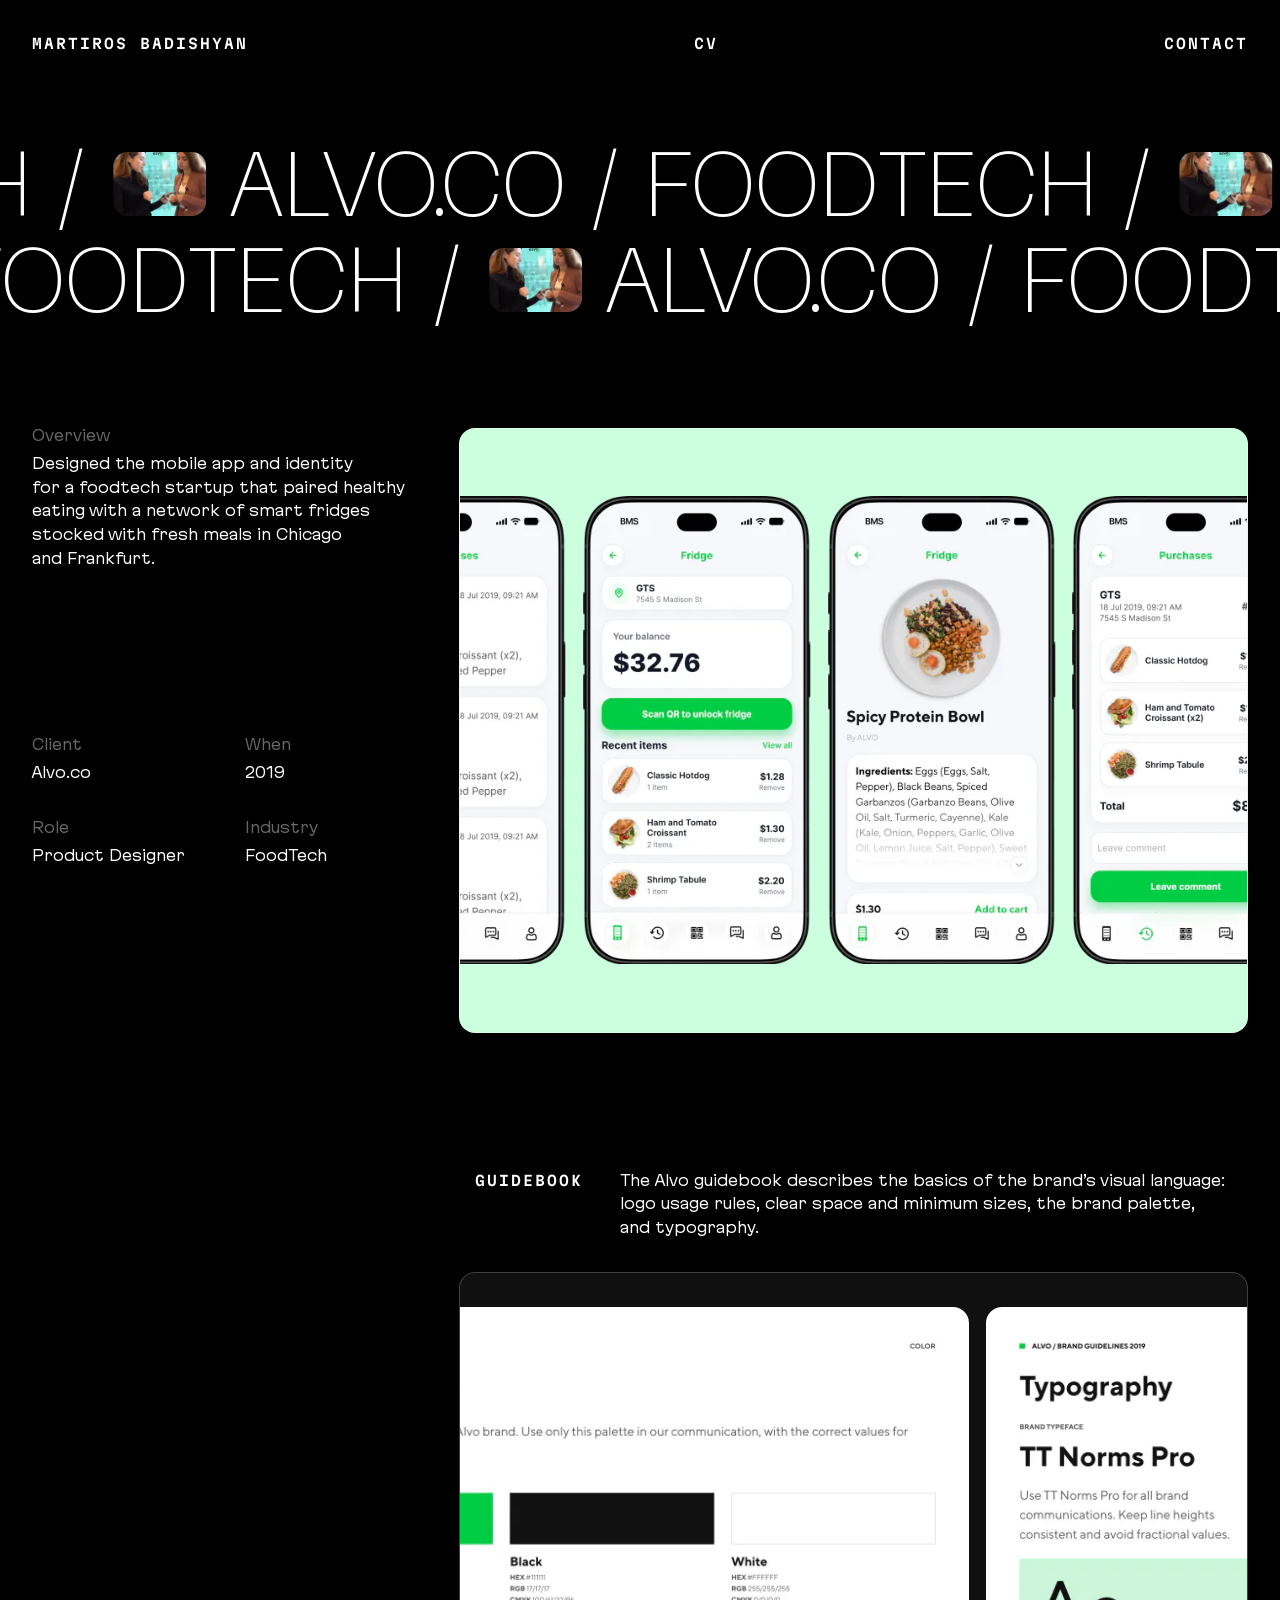
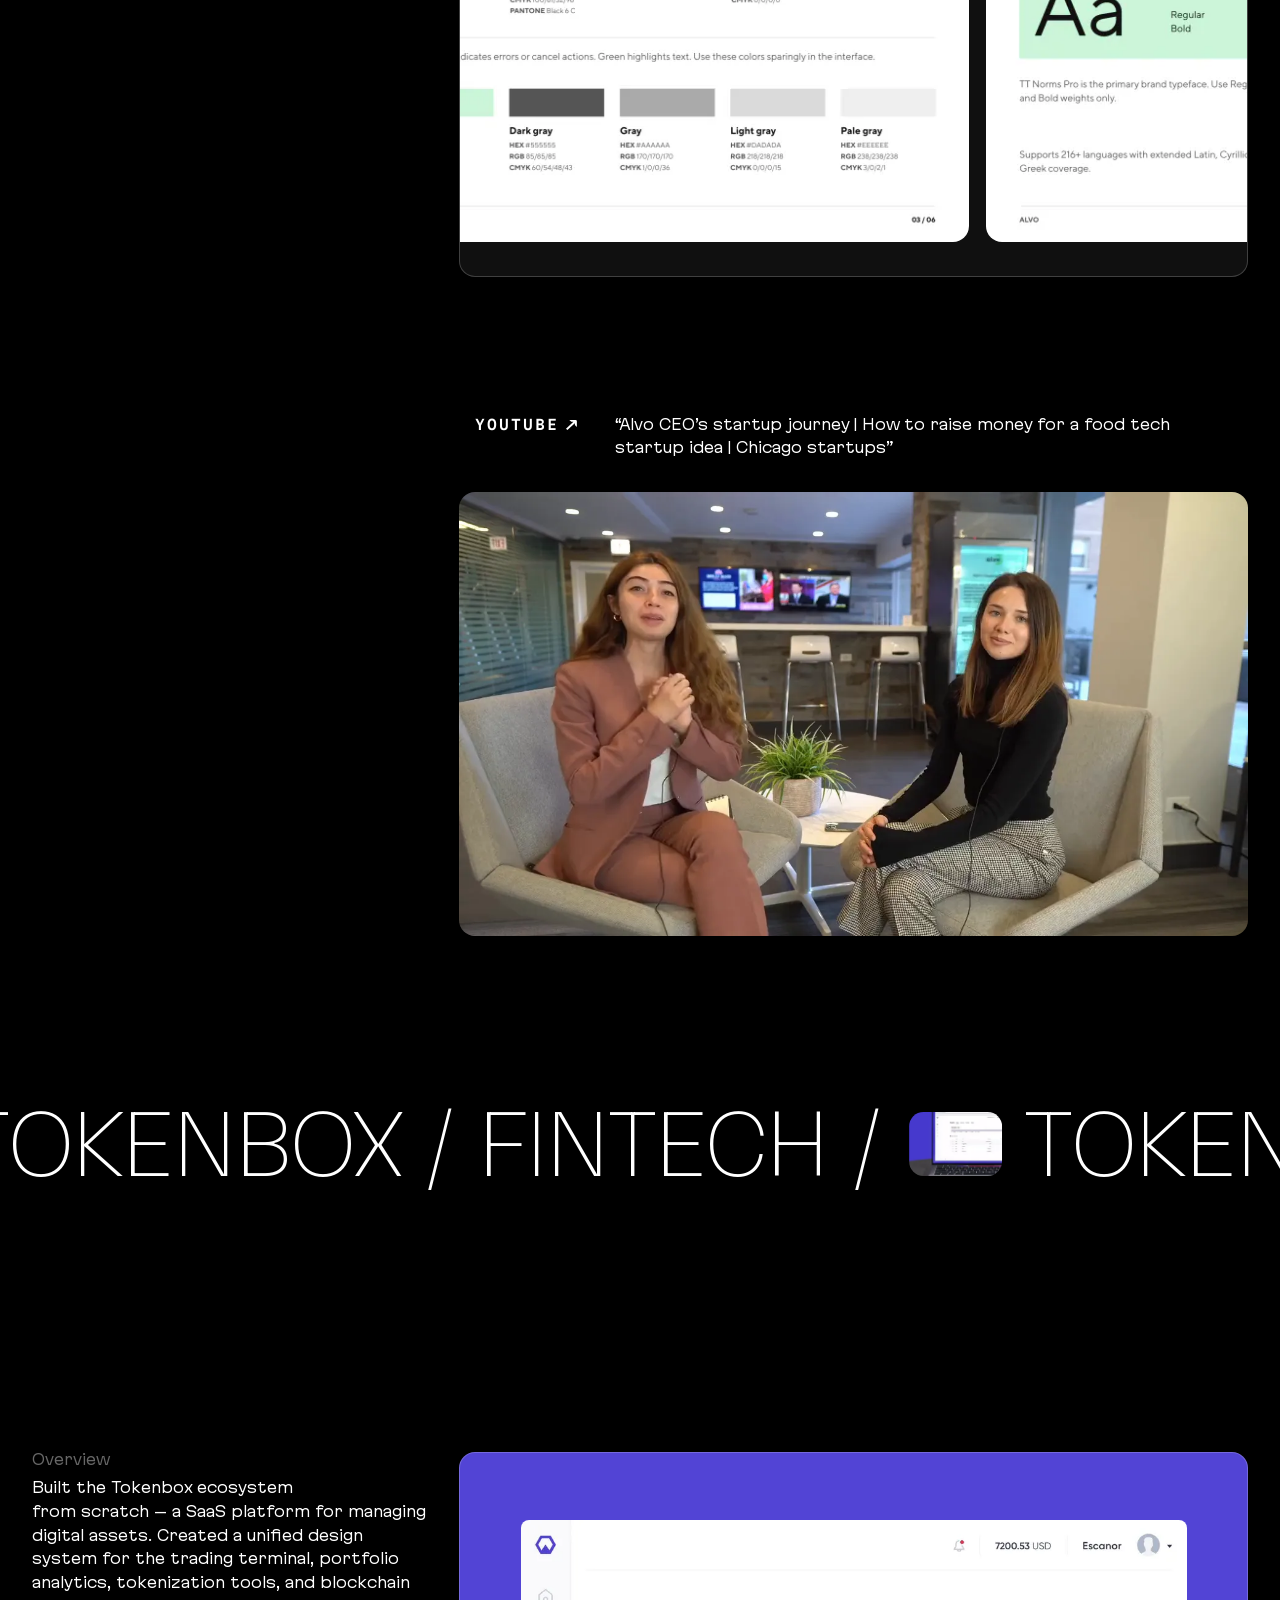
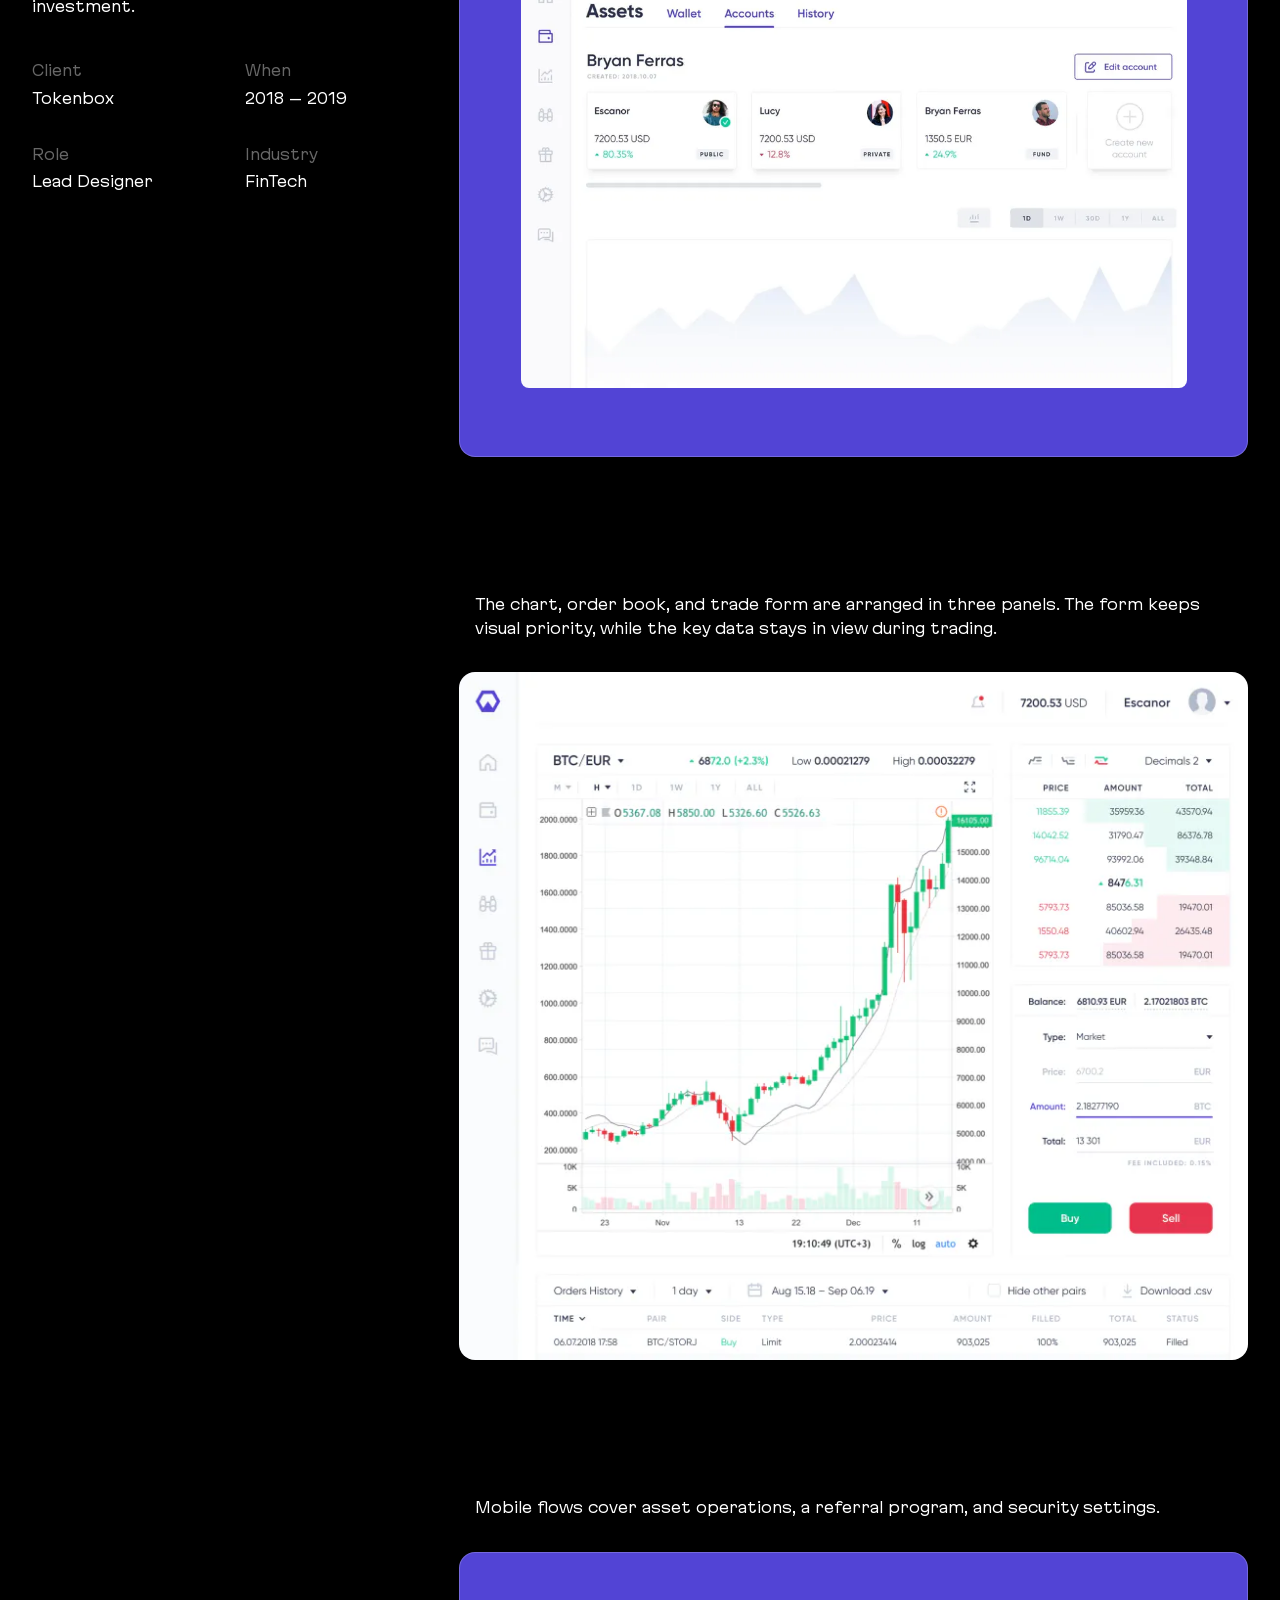
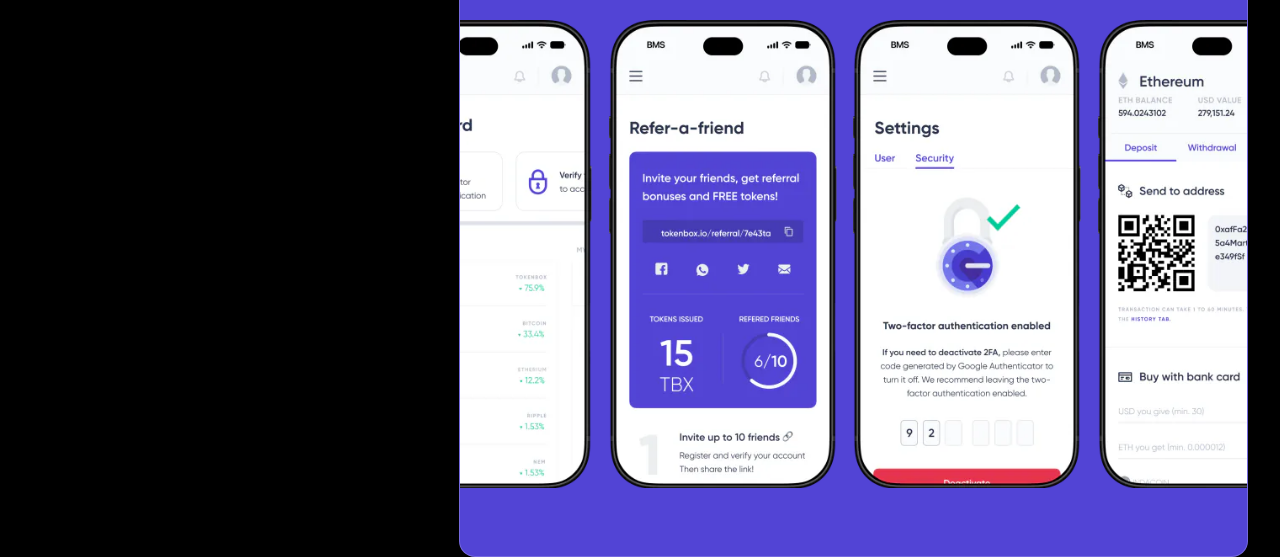
<file: en/alvo.html>
<!DOCTYPE html><!--e9ZHUicWxz8yHm6qm8V3A--><html lang="en" class="__variable_58f898"><head><meta charSet="utf-8"/><meta name="viewport" content="width=device-width, initial-scale=1"/><link rel="preload" href="/_next/static/media/d74b776de7ffedde-s.p.woff2" as="font" crossorigin="" type="font/woff2"/><link rel="stylesheet" href="/_next/static/css/91978d6b36ca3895.css" data-precedence="next"/><link rel="preload" as="script" fetchPriority="low" href="/_next/static/chunks/webpack-d15b27e1f25c1fc1.js"/><script src="/_next/static/chunks/4bd1b696-c023c6e3521b1417.js" async=""></script><script src="/_next/static/chunks/255-2005b055456c798b.js" async=""></script><script src="/_next/static/chunks/main-app-1b4500b93111eabf.js" async=""></script><script src="/_next/static/chunks/176-dbfe7d379a5d476e.js" async=""></script><script src="/_next/static/chunks/612-16c9ca7b276e64dc.js" async=""></script><script src="/_next/static/chunks/877-e512a332c5369705.js" async=""></script><script src="/_next/static/chunks/app/(en)/en/%5Bslug%5D/page-86d20aeadf0e2769.js" async=""></script><meta name="next-size-adjust" content=""/><meta name="theme-color" content="#000000"/><meta name="color-scheme" content="dark"/><title>Alvo.co — Martiros Badishyan</title><meta name="description" content="Designed the mobile app and identity for a foodtech startup that paired healthy eating with a network of smart fridges stocked with fresh meals in Chicago and Frankfurt."/><link rel="canonical" href="https://badishyan.com/en/alvo"/><link rel="alternate" hrefLang="ru" href="https://badishyan.com/alvo"/><link rel="alternate" hrefLang="en" href="https://badishyan.com/en/alvo"/><meta property="og:title" content="Alvo.co — Martiros Badishyan"/><meta property="og:description" content="Designed the mobile app and identity for a foodtech startup that paired healthy eating with a network of smart fridges stocked with fresh meals in Chicago and Frankfurt."/><meta property="og:url" content="https://badishyan.com/en/alvo"/><meta property="og:site_name" content="Martiros Badishyan"/><meta property="og:locale" content="en_US"/><meta property="og:image" content="https://badishyan.com/og.png"/><meta property="og:image:width" content="1200"/><meta property="og:image:height" content="630"/><meta property="og:locale:alternate" content="ru_RU"/><meta property="og:type" content="website"/><meta name="twitter:card" content="summary_large_image"/><meta name="twitter:title" content="Alvo.co — Martiros Badishyan"/><meta name="twitter:description" content="Designed the mobile app and identity for a foodtech startup that paired healthy eating with a network of smart fridges stocked with fresh meals in Chicago and Frankfurt."/><meta name="twitter:image" content="https://badishyan.com/og.png"/><link rel="icon" href="/favicon.ico" type="image/x-icon" sizes="16x16"/><link rel="icon" href="/icon.svg?dc76ed37b3e27393" type="image/svg+xml" sizes="any"/><link rel="apple-touch-icon" href="/apple-icon.png?2944dd69cf27ddbf" type="image/png" sizes="180x180"/><script src="/_next/static/chunks/polyfills-42372ed130431b0a.js" noModule=""></script></head><body><div hidden=""><!--$--><!--/$--></div><script type="application/ld+json">{"@context":"https://schema.org","@graph":[{"@type":"Person","@id":"https://badishyan.com/#person","name":"Martiros Badishyan","alternateName":"Мартирос Бадишян","jobTitle":"Design Director","description":"Over 15 years in digital design, branding, and advertising. I lead teams and design interfaces, design systems, and identities hands-on.","url":"https://badishyan.com/en","image":"https://badishyan.com/og.png","email":"mailto:badishyan@gmail.com","sameAs":["https://t.me/Badishyan","https://www.instagram.com/b.martiros/"],"address":{"@type":"PostalAddress","addressLocality":"Moscow","addressCountry":"RU"},"knowsAbout":["Digital design","Branding","UX/UI","Design systems","Art direction"]},{"@type":"CreativeWork","name":"Alvo.co","description":"Designed the mobile app and identity for a foodtech startup that paired healthy eating with a network of smart fridges stocked with fresh meals in Chicago and Frankfurt.","url":"https://badishyan.com/en/alvo","inLanguage":"en","image":"https://badishyan.com/projects/alvo.webp","genre":"FoodTech","temporalCoverage":"2019","creator":{"@id":"https://badishyan.com/#person"}}]}</script><header class="fixed inset-x-0 top-0 z-50 flex h-[5.5rem] items-center px-4 md:px-8"><div aria-hidden="true" class="pointer-events-none absolute inset-x-0 top-0 -z-10 h-[7.5rem]"><div class="absolute inset-0" style="backdrop-filter:blur(0.5px);-webkit-backdrop-filter:blur(0.5px);mask-image:linear-gradient(to top, transparent 0%, #000 20%, #000 40%, transparent 60%);-webkit-mask-image:linear-gradient(to top, transparent 0%, #000 20%, #000 40%, transparent 60%)"></div><div class="absolute inset-0" style="backdrop-filter:blur(1px);-webkit-backdrop-filter:blur(1px);mask-image:linear-gradient(to top, transparent 20%, #000 40%, #000 60%, transparent 80%);-webkit-mask-image:linear-gradient(to top, transparent 20%, #000 40%, #000 60%, transparent 80%)"></div><div class="absolute inset-0" style="backdrop-filter:blur(2px);-webkit-backdrop-filter:blur(2px);mask-image:linear-gradient(to top, transparent 40%, #000 60%, #000 80%, transparent 100%);-webkit-mask-image:linear-gradient(to top, transparent 40%, #000 60%, #000 80%, transparent 100%)"></div><div class="absolute inset-0" style="backdrop-filter:blur(4px);-webkit-backdrop-filter:blur(4px);mask-image:linear-gradient(to top, transparent 60%, #000 80%, #000 100%, transparent 120%);-webkit-mask-image:linear-gradient(to top, transparent 60%, #000 80%, #000 100%, transparent 120%)"></div><div class="absolute inset-0" style="backdrop-filter:blur(8px);-webkit-backdrop-filter:blur(8px);mask-image:linear-gradient(to top, transparent 80%, #000 100%);-webkit-mask-image:linear-gradient(to top, transparent 80%, #000 100%)"></div><div class="absolute inset-0 bg-[linear-gradient(to_bottom,rgb(0_0_0/0.8),rgb(0_0_0/0.4)_45%,transparent)]"></div></div><nav class="site-nav label-caps flex flex-1 items-center justify-between leading-[1.7]" aria-label="Main navigation"><a aria-label="M.B. Martiros Badishyan" href="/en"><span class="md:hidden"><span aria-hidden="true" class="whitespace-pre">M.B.</span></span><span class="hidden md:block"><span aria-hidden="true" class="whitespace-pre">Martiros Badishyan</span></span></a><a href="/martiros-badishyan-cv-en.pdf" target="_blank" rel="noopener noreferrer" aria-label="CV"><span aria-hidden="true" class="whitespace-pre">CV</span></a><button type="button" aria-expanded="false" aria-label="Contact" class="cursor-pointer uppercase"><span aria-hidden="true" class="whitespace-pre">Contact</span></button></nav></header><main><div aria-hidden="true" class="divider overflow-hidden divider--intro pt-[7rem] pb-16 lg:pt-[8.5rem] lg:pb-24"><div class="text-[min(3rem,calc((100vw-1.5rem)/8.6))] font-[100] uppercase leading-[1.2] whitespace-pre [font-stretch:100%] md:text-[5rem]"><div class="divider-enter divider-row--left-enter"><div class="divider-drift divider-row--left-drift" style="--reps:8"><p class="divider-row divider-row--left"> / <span class="divider-pill"><video src="/projects/alvo-pill.mp4" poster="/projects/alvo-pill.webp" muted="" loop="" playsInline="" preload="none" disablePictureInPicture="" disableRemotePlayback="" aria-hidden="true" tabindex="-1" class="size-full object-cover"></video></span> Alvo.co<!-- --> / FoodTech<!-- --> / <span class="divider-pill"><video src="/projects/alvo-pill.mp4" poster="/projects/alvo-pill.webp" muted="" loop="" playsInline="" preload="none" disablePictureInPicture="" disableRemotePlayback="" aria-hidden="true" tabindex="-1" class="size-full object-cover"></video></span> Alvo.co<!-- --> / FoodTech<!-- --> / <span class="divider-pill"><video src="/projects/alvo-pill.mp4" poster="/projects/alvo-pill.webp" muted="" loop="" playsInline="" preload="none" disablePictureInPicture="" disableRemotePlayback="" aria-hidden="true" tabindex="-1" class="size-full object-cover"></video></span> Alvo.co<!-- --> / FoodTech<!-- --> / <span class="divider-pill"><video src="/projects/alvo-pill.mp4" poster="/projects/alvo-pill.webp" muted="" loop="" playsInline="" preload="none" disablePictureInPicture="" disableRemotePlayback="" aria-hidden="true" tabindex="-1" class="size-full object-cover"></video></span> Alvo.co<!-- --> / FoodTech<!-- --> / <span class="divider-pill"><video src="/projects/alvo-pill.mp4" poster="/projects/alvo-pill.webp" muted="" loop="" playsInline="" preload="none" disablePictureInPicture="" disableRemotePlayback="" aria-hidden="true" tabindex="-1" class="size-full object-cover"></video></span> Alvo.co<!-- --> / FoodTech<!-- --> / <span class="divider-pill"><video src="/projects/alvo-pill.mp4" poster="/projects/alvo-pill.webp" muted="" loop="" playsInline="" preload="none" disablePictureInPicture="" disableRemotePlayback="" aria-hidden="true" tabindex="-1" class="size-full object-cover"></video></span> Alvo.co<!-- --> / FoodTech<!-- --> / <span class="divider-pill"><video src="/projects/alvo-pill.mp4" poster="/projects/alvo-pill.webp" muted="" loop="" playsInline="" preload="none" disablePictureInPicture="" disableRemotePlayback="" aria-hidden="true" tabindex="-1" class="size-full object-cover"></video></span> Alvo.co<!-- --> / FoodTech<!-- --> / <span class="divider-pill"><video src="/projects/alvo-pill.mp4" poster="/projects/alvo-pill.webp" muted="" loop="" playsInline="" preload="none" disablePictureInPicture="" disableRemotePlayback="" aria-hidden="true" tabindex="-1" class="size-full object-cover"></video></span> Alvo.co<!-- --> / FoodTech</p></div></div><div class="divider-enter divider-row--right-enter"><div class="divider-drift divider-row--right-drift" style="--reps:8"><p class="divider-row divider-row--right"> / <span class="divider-pill"><video src="/projects/alvo-pill.mp4" poster="/projects/alvo-pill.webp" muted="" loop="" playsInline="" preload="none" disablePictureInPicture="" disableRemotePlayback="" aria-hidden="true" tabindex="-1" class="size-full object-cover"></video></span> Alvo.co<!-- --> / FoodTech<!-- --> / <span class="divider-pill"><video src="/projects/alvo-pill.mp4" poster="/projects/alvo-pill.webp" muted="" loop="" playsInline="" preload="none" disablePictureInPicture="" disableRemotePlayback="" aria-hidden="true" tabindex="-1" class="size-full object-cover"></video></span> Alvo.co<!-- --> / FoodTech<!-- --> / <span class="divider-pill"><video src="/projects/alvo-pill.mp4" poster="/projects/alvo-pill.webp" muted="" loop="" playsInline="" preload="none" disablePictureInPicture="" disableRemotePlayback="" aria-hidden="true" tabindex="-1" class="size-full object-cover"></video></span> Alvo.co<!-- --> / FoodTech<!-- --> / <span class="divider-pill"><video src="/projects/alvo-pill.mp4" poster="/projects/alvo-pill.webp" muted="" loop="" playsInline="" preload="none" disablePictureInPicture="" disableRemotePlayback="" aria-hidden="true" tabindex="-1" class="size-full object-cover"></video></span> Alvo.co<!-- --> / FoodTech<!-- --> / <span class="divider-pill"><video src="/projects/alvo-pill.mp4" poster="/projects/alvo-pill.webp" muted="" loop="" playsInline="" preload="none" disablePictureInPicture="" disableRemotePlayback="" aria-hidden="true" tabindex="-1" class="size-full object-cover"></video></span> Alvo.co<!-- --> / FoodTech<!-- --> / <span class="divider-pill"><video src="/projects/alvo-pill.mp4" poster="/projects/alvo-pill.webp" muted="" loop="" playsInline="" preload="none" disablePictureInPicture="" disableRemotePlayback="" aria-hidden="true" tabindex="-1" class="size-full object-cover"></video></span> Alvo.co<!-- --> / FoodTech<!-- --> / <span class="divider-pill"><video src="/projects/alvo-pill.mp4" poster="/projects/alvo-pill.webp" muted="" loop="" playsInline="" preload="none" disablePictureInPicture="" disableRemotePlayback="" aria-hidden="true" tabindex="-1" class="size-full object-cover"></video></span> Alvo.co<!-- --> / FoodTech<!-- --> / <span class="divider-pill"><video src="/projects/alvo-pill.mp4" poster="/projects/alvo-pill.webp" muted="" loop="" playsInline="" preload="none" disablePictureInPicture="" disableRemotePlayback="" aria-hidden="true" tabindex="-1" class="size-full object-cover"></video></span> Alvo.co<!-- --> / FoodTech</p></div></div></div></div><section data-case="alvo" aria-label="Alvo.co" class="grid gap-x-8 gap-y-24 px-3 md:px-8 lg:grid-cols-[minmax(0,1fr)_minmax(0,2fr)] case-enter"><h1 class="sr-only">Alvo.co</h1><aside class="flex flex-col gap-10 text-[0.875rem] leading-[1.7] lg:sticky lg:top-[15.25rem] lg:h-[calc(100svh-17.25rem)] lg:min-h-[22.5rem] lg:justify-between"><div class="flex flex-col gap-1"><p class="text-muted">Overview</p><p class="max-w-[30rem]">Designed the mobile app and identity for a foodtech startup that paired healthy eating with a network of smart fridges stocked with fresh meals in Chicago and Frankfurt.</p></div><div class="flex flex-1 flex-col justify-end"><dl class="grid grid-cols-2 gap-x-8 gap-y-6 lg:sticky lg:bottom-8 lg:gap-y-8"><div class="flex flex-col gap-1"><dt class="text-muted">Client</dt><dd>Alvo.co</dd></div><div class="flex flex-col gap-1"><dt class="text-muted">When</dt><dd>2019</dd></div><div class="flex flex-col gap-1"><dt class="text-muted">Role</dt><dd>Product Designer</dd></div><div class="flex flex-col gap-1"><dt class="text-muted">Industry</dt><dd>FoodTech</dd></div></dl></div></aside><div class="flex flex-col gap-20 md:gap-[7.5rem] lg:pt-1"><div class="flex flex-col gap-4"><div class="scroll-reveal"><div class="@container w-full"><div class="relative aspect-[752/576] w-full overflow-hidden rounded-2xl border border-line max-md:aspect-auto max-md:h-[calc(var(--mh)+2*var(--mp))]" style="background:#cfd;--mh:min(119.11219512195122cqw, 26.21rem);--mp:4cqw"><div class="media-strip absolute inset-0 flex overflow-x-auto overflow-y-hidden py-[var(--dp)] px-[var(--dg)] gap-[var(--dg)] max-md:py-[var(--mp)] max-md:px-[var(--mg)] max-md:gap-[var(--mg)] [&amp;&gt;:first-child]:ml-auto [&amp;&gt;:last-child]:mr-auto " style="--dp:8.51063829787234cqw;--dg:calc(16 / 752 * 100cqw);--mg:3cqw"><img data-first="" style="aspect-ratio:820 / 1684" src="/cases/alvo/app-1-820.webp" srcSet="/cases/alvo/app-1-820.webp 820w, /cases/alvo/app-1-504.webp 504w, /cases/alvo/app-1-271.webp 271w" sizes="(max-width: 767.98px) calc((100vw - 24px) * 0.580), (min-width: 1024px) calc((100vw - 96px) * 0.667 * 0.290), (min-width: 768px) calc((100vw - 64px) * 0.290), calc((100vw - 24px) * 0.290)" width="820" height="1684" alt="Alvo mobile app screen (1 of 4)" loading="lazy" draggable="false" class="strip-shot h-full w-auto max-w-none shrink-0 select-none object-cover "/><img style="aspect-ratio:820 / 1684" src="/cases/alvo/app-2-820.webp" srcSet="/cases/alvo/app-2-820.webp 820w, /cases/alvo/app-2-504.webp 504w, /cases/alvo/app-2-271.webp 271w" sizes="(max-width: 767.98px) calc((100vw - 24px) * 0.580), (min-width: 1024px) calc((100vw - 96px) * 0.667 * 0.290), (min-width: 768px) calc((100vw - 64px) * 0.290), calc((100vw - 24px) * 0.290)" width="820" height="1684" alt="Alvo mobile app screen (2 of 4)" loading="lazy" draggable="false" class="strip-shot h-full w-auto max-w-none shrink-0 select-none object-cover "/><img style="aspect-ratio:820 / 1684" src="/cases/alvo/app-3-820.webp" srcSet="/cases/alvo/app-3-820.webp 820w, /cases/alvo/app-3-504.webp 504w, /cases/alvo/app-3-271.webp 271w" sizes="(max-width: 767.98px) calc((100vw - 24px) * 0.580), (min-width: 1024px) calc((100vw - 96px) * 0.667 * 0.290), (min-width: 768px) calc((100vw - 64px) * 0.290), calc((100vw - 24px) * 0.290)" width="820" height="1684" alt="Alvo mobile app screen (3 of 4)" loading="lazy" draggable="false" class="strip-shot h-full w-auto max-w-none shrink-0 select-none object-cover "/><img style="aspect-ratio:820 / 1684" src="/cases/alvo/app-4-820.webp" srcSet="/cases/alvo/app-4-820.webp 820w, /cases/alvo/app-4-504.webp 504w, /cases/alvo/app-4-271.webp 271w" sizes="(max-width: 767.98px) calc((100vw - 24px) * 0.580), (min-width: 1024px) calc((100vw - 96px) * 0.667 * 0.290), (min-width: 768px) calc((100vw - 64px) * 0.290), calc((100vw - 24px) * 0.290)" width="820" height="1684" alt="Alvo mobile app screen (4 of 4)" loading="lazy" draggable="false" class="strip-shot h-full w-auto max-w-none shrink-0 select-none object-cover "/></div></div></div></div></div><div class="flex flex-col gap-4"><div class="scroll-reveal flex flex-wrap items-start gap-x-8 gap-y-3 py-4 lg:px-4"><h2 class="label-caps w-[8.8125rem] max-w-[7.0625rem] leading-[1.7]">Guidebook</h2><p class="min-w-[min(20rem,100%)] flex-1 text-[0.875rem] leading-[1.7]">The Alvo guidebook describes the basics of the brand’s visual language: logo usage rules, clear space and minimum sizes, the brand palette, and typography.</p></div><div class="scroll-reveal"><div class="@container w-full"><div class="relative aspect-[752/576] w-full overflow-hidden rounded-2xl border border-line max-md:aspect-auto max-md:h-[calc(var(--mh)+2*var(--mp))]" style="background:#101010;--mh:min(64.49031095087878cqw, 29.96rem);--mp:4cqw"><div class="media-strip absolute inset-0 flex overflow-x-auto overflow-y-hidden py-[var(--dp)] px-[var(--dg)] gap-[var(--dg)] max-md:py-[var(--mp)] max-md:px-[var(--mg)] max-md:gap-[var(--mg)] [&amp;&gt;:first-child]:ml-auto [&amp;&gt;:last-child]:mr-auto " style="--dp:4.25531914893617cqw;--dg:calc(16 / 752 * 100cqw);--mg:3cqw"><img data-first="" style="aspect-ratio:2219 / 1664" src="/cases/alvo/guidebook-1-2219.webp" srcSet="/cases/alvo/guidebook-1-2219.webp 2219w, /cases/alvo/guidebook-1-1365.webp 1365w, /cases/alvo/guidebook-1-732.webp 732w" sizes="(max-width: 767.98px) calc((100vw - 24px) * 0.860), (min-width: 1024px) calc((100vw - 96px) * 0.667 * 0.908), (min-width: 768px) calc((100vw - 64px) * 0.908), calc((100vw - 24px) * 0.908)" width="2219" height="1664" alt="Alvo guidebook spread (1 of 5)" loading="lazy" draggable="false" class="strip-shot h-full w-auto max-w-none shrink-0 select-none object-cover rounded-2xl"/><img style="aspect-ratio:2219 / 1664" src="/cases/alvo/guidebook-2-2219.webp" srcSet="/cases/alvo/guidebook-2-2219.webp 2219w, /cases/alvo/guidebook-2-1365.webp 1365w, /cases/alvo/guidebook-2-732.webp 732w" sizes="(max-width: 767.98px) calc((100vw - 24px) * 0.860), (min-width: 1024px) calc((100vw - 96px) * 0.667 * 0.908), (min-width: 768px) calc((100vw - 64px) * 0.908), calc((100vw - 24px) * 0.908)" width="2219" height="1664" alt="Alvo guidebook spread (2 of 5)" loading="lazy" draggable="false" class="strip-shot h-full w-auto max-w-none shrink-0 select-none object-cover rounded-2xl"/><img style="aspect-ratio:2219 / 1664" src="/cases/alvo/guidebook-3-2219.webp" srcSet="/cases/alvo/guidebook-3-2219.webp 2219w, /cases/alvo/guidebook-3-1365.webp 1365w, /cases/alvo/guidebook-3-732.webp 732w" sizes="(max-width: 767.98px) calc((100vw - 24px) * 0.860), (min-width: 1024px) calc((100vw - 96px) * 0.667 * 0.908), (min-width: 768px) calc((100vw - 64px) * 0.908), calc((100vw - 24px) * 0.908)" width="2219" height="1664" alt="Alvo guidebook spread (3 of 5)" loading="lazy" draggable="false" class="strip-shot h-full w-auto max-w-none shrink-0 select-none object-cover rounded-2xl"/><img style="aspect-ratio:2219 / 1664" src="/cases/alvo/guidebook-4-2219.webp" srcSet="/cases/alvo/guidebook-4-2219.webp 2219w, /cases/alvo/guidebook-4-1365.webp 1365w, /cases/alvo/guidebook-4-732.webp 732w" sizes="(max-width: 767.98px) calc((100vw - 24px) * 0.860), (min-width: 1024px) calc((100vw - 96px) * 0.667 * 0.908), (min-width: 768px) calc((100vw - 64px) * 0.908), calc((100vw - 24px) * 0.908)" width="2219" height="1664" alt="Alvo guidebook spread (4 of 5)" loading="lazy" draggable="false" class="strip-shot h-full w-auto max-w-none shrink-0 select-none object-cover rounded-2xl"/><img style="aspect-ratio:2219 / 1664" src="/cases/alvo/guidebook-5-2219.webp" srcSet="/cases/alvo/guidebook-5-2219.webp 2219w, /cases/alvo/guidebook-5-1365.webp 1365w, /cases/alvo/guidebook-5-732.webp 732w" sizes="(max-width: 767.98px) calc((100vw - 24px) * 0.860), (min-width: 1024px) calc((100vw - 96px) * 0.667 * 0.908), (min-width: 768px) calc((100vw - 64px) * 0.908), calc((100vw - 24px) * 0.908)" width="2219" height="1664" alt="Alvo guidebook spread (5 of 5)" loading="lazy" draggable="false" class="strip-shot h-full w-auto max-w-none shrink-0 select-none object-cover rounded-2xl"/></div></div></div></div></div><div class="flex flex-col gap-4"><div class="scroll-reveal flex flex-wrap items-start gap-x-8 gap-y-3 py-4 lg:px-4"><h2 class="label-caps leading-[1.7]"><a href="https://youtu.be/Z9TYVGvb8lg" target="_blank" rel="noopener noreferrer" class="group inline-flex items-start"><span>YouTube</span><svg aria-hidden="true" width="24" height="24" viewBox="0 0 24 24" fill="currentColor" class="size-6 shrink-0"><path d="M17.8648 13.915L15.8848 12.0971L15.9319 7.72533L17.0869 8.7858L12.3255 8.82908L10.3455 7.01113L16.9337 7.00031L17.8766 7.866L17.8648 13.915ZM8.41264 17.0532L7.00003 15.6479L16.0026 7.35741L17.4876 8.72087L8.41264 17.0532Z"></path></svg></a></h2><p class="min-w-[min(20rem,100%)] flex-1 text-[0.875rem] leading-[1.7]">“Alvo CEO’s startup journey | How to raise money for a food tech startup idea | Chicago startups”</p></div><div class="scroll-reveal"><div class="relative w-full overflow-hidden rounded-2xl" style="aspect-ratio:1280 / 720"><video src="/cases/alvo/yt.mp4" poster="/cases/alvo/yt-poster.webp" muted="" loop="" playsInline="" preload="metadata" disablePictureInPicture="" disableRemotePlayback="" aria-hidden="true" tabindex="-1" class="absolute inset-0 size-full object-cover"></video></div></div></div></div></section><div class="h-px"></div></main><!--$--><!--/$--><script src="/_next/static/chunks/webpack-d15b27e1f25c1fc1.js" id="_R_" async=""></script><script>(self.__next_f=self.__next_f||[]).push([0])</script><script>self.__next_f.push([1,"1:\"$Sreact.fragment\"\n2:I[9766,[],\"\"]\n3:I[8924,[],\"\"]\n4:I[2042,[\"176\",\"static/chunks/176-dbfe7d379a5d476e.js\",\"612\",\"static/chunks/612-16c9ca7b276e64dc.js\",\"877\",\"static/chunks/877-e512a332c5369705.js\",\"27\",\"static/chunks/app/(en)/en/%5Bslug%5D/page-86d20aeadf0e2769.js\"],\"Signature\"]\n5:I[741,[\"176\",\"static/chunks/176-dbfe7d379a5d476e.js\",\"612\",\"static/chunks/612-16c9ca7b276e64dc.js\",\"877\",\"static/chunks/877-e512a332c5369705.js\",\"27\",\"static/chunks/app/(en)/en/%5Bslug%5D/page-86d20aeadf0e2769.js\"],\"ScrollFallback\"]\n7:I[4431,[],\"OutletBoundary\"]\n9:I[5278,[],\"AsyncMetadataOutlet\"]\nb:I[4431,[],\"ViewportBoundary\"]\nd:I[4431,[],\"MetadataBoundary\"]\ne:\"$Sreact.suspense\"\n10:I[7150,[],\"\"]\n:HL[\"/_next/static/media/d74b776de7ffedde-s.p.woff2\",\"font\",{\"crossOrigin\":\"\",\"type\":\"font/woff2\"}]\n:HL[\"/_next/static/css/91978d6b36ca3895.css\",\"style\"]\n"])</script><script>self.__next_f.push([1,"0:{\"P\":null,\"b\":\"e9ZHUicWxz8yHm6qm8V3A\",\"p\":\"\",\"c\":[\"\",\"en\",\"alvo\"],\"i\":false,\"f\":[[[\"\",{\"children\":[\"(en)\",{\"children\":[\"en\",{\"children\":[[\"slug\",\"alvo\",\"d\"],{\"children\":[\"__PAGE__\",{}]}]},\"$undefined\",\"$undefined\",true]}]}],[\"\",[\"$\",\"$1\",\"c\",{\"children\":[null,[\"$\",\"$L2\",null,{\"parallelRouterKey\":\"children\",\"error\":\"$undefined\",\"errorStyles\":\"$undefined\",\"errorScripts\":\"$undefined\",\"template\":[\"$\",\"$L3\",null,{}],\"templateStyles\":\"$undefined\",\"templateScripts\":\"$undefined\",\"notFound\":[[[\"$\",\"title\",null,{\"children\":\"404: This page could not be found.\"}],[\"$\",\"div\",null,{\"style\":{\"fontFamily\":\"system-ui,\\\"Segoe UI\\\",Roboto,Helvetica,Arial,sans-serif,\\\"Apple Color Emoji\\\",\\\"Segoe UI Emoji\\\"\",\"height\":\"100vh\",\"textAlign\":\"center\",\"display\":\"flex\",\"flexDirection\":\"column\",\"alignItems\":\"center\",\"justifyContent\":\"center\"},\"children\":[\"$\",\"div\",null,{\"children\":[[\"$\",\"style\",null,{\"dangerouslySetInnerHTML\":{\"__html\":\"body{color:#000;background:#fff;margin:0}.next-error-h1{border-right:1px solid rgba(0,0,0,.3)}@media (prefers-color-scheme:dark){body{color:#fff;background:#000}.next-error-h1{border-right:1px solid rgba(255,255,255,.3)}}\"}}],[\"$\",\"h1\",null,{\"className\":\"next-error-h1\",\"style\":{\"display\":\"inline-block\",\"margin\":\"0 20px 0 0\",\"padding\":\"0 23px 0 0\",\"fontSize\":24,\"fontWeight\":500,\"verticalAlign\":\"top\",\"lineHeight\":\"49px\"},\"children\":404}],[\"$\",\"div\",null,{\"style\":{\"display\":\"inline-block\"},\"children\":[\"$\",\"h2\",null,{\"style\":{\"fontSize\":14,\"fontWeight\":400,\"lineHeight\":\"49px\",\"margin\":0},\"children\":\"This page could not be found.\"}]}]]}]}]],[]],\"forbidden\":\"$undefined\",\"unauthorized\":\"$undefined\"}]]}],{\"children\":[\"(en)\",[\"$\",\"$1\",\"c\",{\"children\":[null,[\"$\",\"$L2\",null,{\"parallelRouterKey\":\"children\",\"error\":\"$undefined\",\"errorStyles\":\"$undefined\",\"errorScripts\":\"$undefined\",\"template\":[\"$\",\"$L3\",null,{}],\"templateStyles\":\"$undefined\",\"templateScripts\":\"$undefined\",\"notFound\":[[[\"$\",\"title\",null,{\"children\":\"404: This page could not be found.\"}],[\"$\",\"div\",null,{\"style\":\"$0:f:0:1:1:props:children:1:props:notFound:0:1:props:style\",\"children\":[\"$\",\"div\",null,{\"children\":[[\"$\",\"style\",null,{\"dangerouslySetInnerHTML\":{\"__html\":\"body{color:#000;background:#fff;margin:0}.next-error-h1{border-right:1px solid rgba(0,0,0,.3)}@media (prefers-color-scheme:dark){body{color:#fff;background:#000}.next-error-h1{border-right:1px solid rgba(255,255,255,.3)}}\"}}],[\"$\",\"h1\",null,{\"className\":\"next-error-h1\",\"style\":\"$0:f:0:1:1:props:children:1:props:notFound:0:1:props:children:props:children:1:props:style\",\"children\":404}],[\"$\",\"div\",null,{\"style\":\"$0:f:0:1:1:props:children:1:props:notFound:0:1:props:children:props:children:2:props:style\",\"children\":[\"$\",\"h2\",null,{\"style\":\"$0:f:0:1:1:props:children:1:props:notFound:0:1:props:children:props:children:2:props:children:props:style\",\"children\":\"This page could not be found.\"}]}]]}]}]],[]],\"forbidden\":\"$undefined\",\"unauthorized\":\"$undefined\"}]]}],{\"children\":[\"en\",[\"$\",\"$1\",\"c\",{\"children\":[[[\"$\",\"link\",\"0\",{\"rel\":\"stylesheet\",\"href\":\"/_next/static/css/91978d6b36ca3895.css\",\"precedence\":\"next\",\"crossOrigin\":\"$undefined\",\"nonce\":\"$undefined\"}]],[\"$\",\"html\",null,{\"lang\":\"en\",\"className\":\"__variable_58f898\",\"children\":[\"$\",\"body\",null,{\"children\":[[\"$\",\"$L2\",null,{\"parallelRouterKey\":\"children\",\"error\":\"$undefined\",\"errorStyles\":\"$undefined\",\"errorScripts\":\"$undefined\",\"template\":[\"$\",\"$L3\",null,{}],\"templateStyles\":\"$undefined\",\"templateScripts\":\"$undefined\",\"notFound\":\"$undefined\",\"forbidden\":\"$undefined\",\"unauthorized\":\"$undefined\"}],[\"$\",\"$L4\",null,{\"locale\":\"en\"}],[\"$\",\"$L5\",null,{}]]}]}]]}],{\"children\":[[\"slug\",\"alvo\",\"d\"],[\"$\",\"$1\",\"c\",{\"children\":[null,[\"$\",\"$L2\",null,{\"parallelRouterKey\":\"children\",\"error\":\"$undefined\",\"errorStyles\":\"$undefined\",\"errorScripts\":\"$undefined\",\"template\":[\"$\",\"$L3\",null,{}],\"templateStyles\":\"$undefined\",\"templateScripts\":\"$undefined\",\"notFound\":\"$undefined\",\"forbidden\":\"$undefined\",\"unauthorized\":\"$undefined\"}]]}],{\"children\":[\"__PAGE__\",[\"$\",\"$1\",\"c\",{\"children\":[\"$L6\",null,[\"$\",\"$L7\",null,{\"children\":[\"$L8\",[\"$\",\"$L9\",null,{\"promise\":\"$@a\"}]]}]]}],{},null,false]},null,false]},null,false]},null,false]},null,false],[\"$\",\"$1\",\"h\",{\"children\":[null,[[\"$\",\"$Lb\",null,{\"children\":\"$Lc\"}],[\"$\",\"meta\",null,{\"name\":\"next-size-adjust\",\"content\":\"\"}]],[\"$\",\"$Ld\",null,{\"children\":[\"$\",\"div\",null,{\"hidden\":true,\"children\":[\"$\",\"$e\",null,{\"fallback\":null,\"children\":\"$Lf\"}]}]}]]}],false]],\"m\":\"$undefined\",\"G\":[\"$10\",[]],\"s\":false,\"S\":true}\n"])</script><script>self.__next_f.push([1,"12:I[3815,[\"176\",\"static/chunks/176-dbfe7d379a5d476e.js\",\"612\",\"static/chunks/612-16c9ca7b276e64dc.js\",\"877\",\"static/chunks/877-e512a332c5369705.js\",\"27\",\"static/chunks/app/(en)/en/%5Bslug%5D/page-86d20aeadf0e2769.js\"],\"Nav\"]\n13:I[59,[\"176\",\"static/chunks/176-dbfe7d379a5d476e.js\",\"612\",\"static/chunks/612-16c9ca7b276e64dc.js\",\"877\",\"static/chunks/877-e512a332c5369705.js\",\"27\",\"static/chunks/app/(en)/en/%5Bslug%5D/page-86d20aeadf0e2769.js\"],\"CaseChain\"]\n11:T479,"])</script><script>self.__next_f.push([1,"{\"@context\":\"https://schema.org\",\"@graph\":[{\"@type\":\"Person\",\"@id\":\"https://badishyan.com/#person\",\"name\":\"Martiros Badishyan\",\"alternateName\":\"Мартирос Бадишян\",\"jobTitle\":\"Design Director\",\"description\":\"Over 15 years in digital design, branding, and advertising. I lead teams and design interfaces, design systems, and identities hands-on.\",\"url\":\"https://badishyan.com/en\",\"image\":\"https://badishyan.com/og.png\",\"email\":\"mailto:badishyan@gmail.com\",\"sameAs\":[\"https://t.me/Badishyan\",\"https://www.instagram.com/b.martiros/\"],\"address\":{\"@type\":\"PostalAddress\",\"addressLocality\":\"Moscow\",\"addressCountry\":\"RU\"},\"knowsAbout\":[\"Digital design\",\"Branding\",\"UX/UI\",\"Design systems\",\"Art direction\"]},{\"@type\":\"CreativeWork\",\"name\":\"Alvo.co\",\"description\":\"Designed the mobile app and identity for a foodtech startup that paired healthy eating with a network of smart fridges stocked with fresh meals in Chicago and Frankfurt.\",\"url\":\"https://badishyan.com/en/alvo\",\"inLanguage\":\"en\",\"image\":\"https://badishyan.com/projects/alvo.webp\",\"genre\":\"FoodTech\",\"temporalCoverage\":\"2019\",\"creator\":{\"@id\":\"https://badishyan.com/#person\"}}]}"])</script><script>self.__next_f.push([1,"6:[[\"$\",\"script\",null,{\"type\":\"application/ld+json\",\"dangerouslySetInnerHTML\":{\"__html\":\"$11\"}}],[\"$\",\"$L12\",null,{\"locale\":\"en\"}],[\"$\",\"main\",null,{\"children\":[\"$\",\"$L13\",null,{\"slug\":\"alvo\",\"locale\":\"en\"}]}]]\n"])</script><script>self.__next_f.push([1,"c:[[\"$\",\"meta\",\"0\",{\"charSet\":\"utf-8\"}],[\"$\",\"meta\",\"1\",{\"name\":\"viewport\",\"content\":\"width=device-width, initial-scale=1\"}],[\"$\",\"meta\",\"2\",{\"name\":\"theme-color\",\"content\":\"#000000\"}],[\"$\",\"meta\",\"3\",{\"name\":\"color-scheme\",\"content\":\"dark\"}]]\n8:null\n"])</script><script>self.__next_f.push([1,"14:I[622,[],\"IconMark\"]\n"])</script><script>self.__next_f.push([1,"a:{\"metadata\":[[\"$\",\"title\",\"0\",{\"children\":\"Alvo.co — Martiros Badishyan\"}],[\"$\",\"meta\",\"1\",{\"name\":\"description\",\"content\":\"Designed the mobile app and identity for a foodtech startup that paired healthy eating with a network of smart fridges stocked with fresh meals in Chicago and Frankfurt.\"}],[\"$\",\"link\",\"2\",{\"rel\":\"canonical\",\"href\":\"https://badishyan.com/en/alvo\"}],[\"$\",\"link\",\"3\",{\"rel\":\"alternate\",\"hrefLang\":\"ru\",\"href\":\"https://badishyan.com/alvo\"}],[\"$\",\"link\",\"4\",{\"rel\":\"alternate\",\"hrefLang\":\"en\",\"href\":\"https://badishyan.com/en/alvo\"}],[\"$\",\"meta\",\"5\",{\"property\":\"og:title\",\"content\":\"Alvo.co — Martiros Badishyan\"}],[\"$\",\"meta\",\"6\",{\"property\":\"og:description\",\"content\":\"Designed the mobile app and identity for a foodtech startup that paired healthy eating with a network of smart fridges stocked with fresh meals in Chicago and Frankfurt.\"}],[\"$\",\"meta\",\"7\",{\"property\":\"og:url\",\"content\":\"https://badishyan.com/en/alvo\"}],[\"$\",\"meta\",\"8\",{\"property\":\"og:site_name\",\"content\":\"Martiros Badishyan\"}],[\"$\",\"meta\",\"9\",{\"property\":\"og:locale\",\"content\":\"en_US\"}],[\"$\",\"meta\",\"10\",{\"property\":\"og:image\",\"content\":\"https://badishyan.com/og.png\"}],[\"$\",\"meta\",\"11\",{\"property\":\"og:image:width\",\"content\":\"1200\"}],[\"$\",\"meta\",\"12\",{\"property\":\"og:image:height\",\"content\":\"630\"}],[\"$\",\"meta\",\"13\",{\"property\":\"og:locale:alternate\",\"content\":\"ru_RU\"}],[\"$\",\"meta\",\"14\",{\"property\":\"og:type\",\"content\":\"website\"}],[\"$\",\"meta\",\"15\",{\"name\":\"twitter:card\",\"content\":\"summary_large_image\"}],[\"$\",\"meta\",\"16\",{\"name\":\"twitter:title\",\"content\":\"Alvo.co — Martiros Badishyan\"}],[\"$\",\"meta\",\"17\",{\"name\":\"twitter:description\",\"content\":\"Designed the mobile app and identity for a foodtech startup that paired healthy eating with a network of smart fridges stocked with fresh meals in Chicago and Frankfurt.\"}],[\"$\",\"meta\",\"18\",{\"name\":\"twitter:image\",\"content\":\"https://badishyan.com/og.png\"}],[\"$\",\"link\",\"19\",{\"rel\":\"icon\",\"href\":\"/favicon.ico\",\"type\":\"image/x-icon\",\"sizes\":\"16x16\"}],[\"$\",\"link\",\"20\",{\"rel\":\"icon\",\"href\":\"/icon.svg?dc76ed37b3e27393\",\"type\":\"image/svg+xml\",\"sizes\":\"any\"}],[\"$\",\"link\",\"21\",{\"rel\":\"apple-touch-icon\",\"href\":\"/apple-icon.png?2944dd69cf27ddbf\",\"type\":\"image/png\",\"sizes\":\"180x180\"}],[\"$\",\"$L14\",\"22\",{}]],\"error\":null,\"digest\":\"$undefined\"}\n"])</script><script>self.__next_f.push([1,"f:\"$a:metadata\"\n"])</script></body></html>
</file>
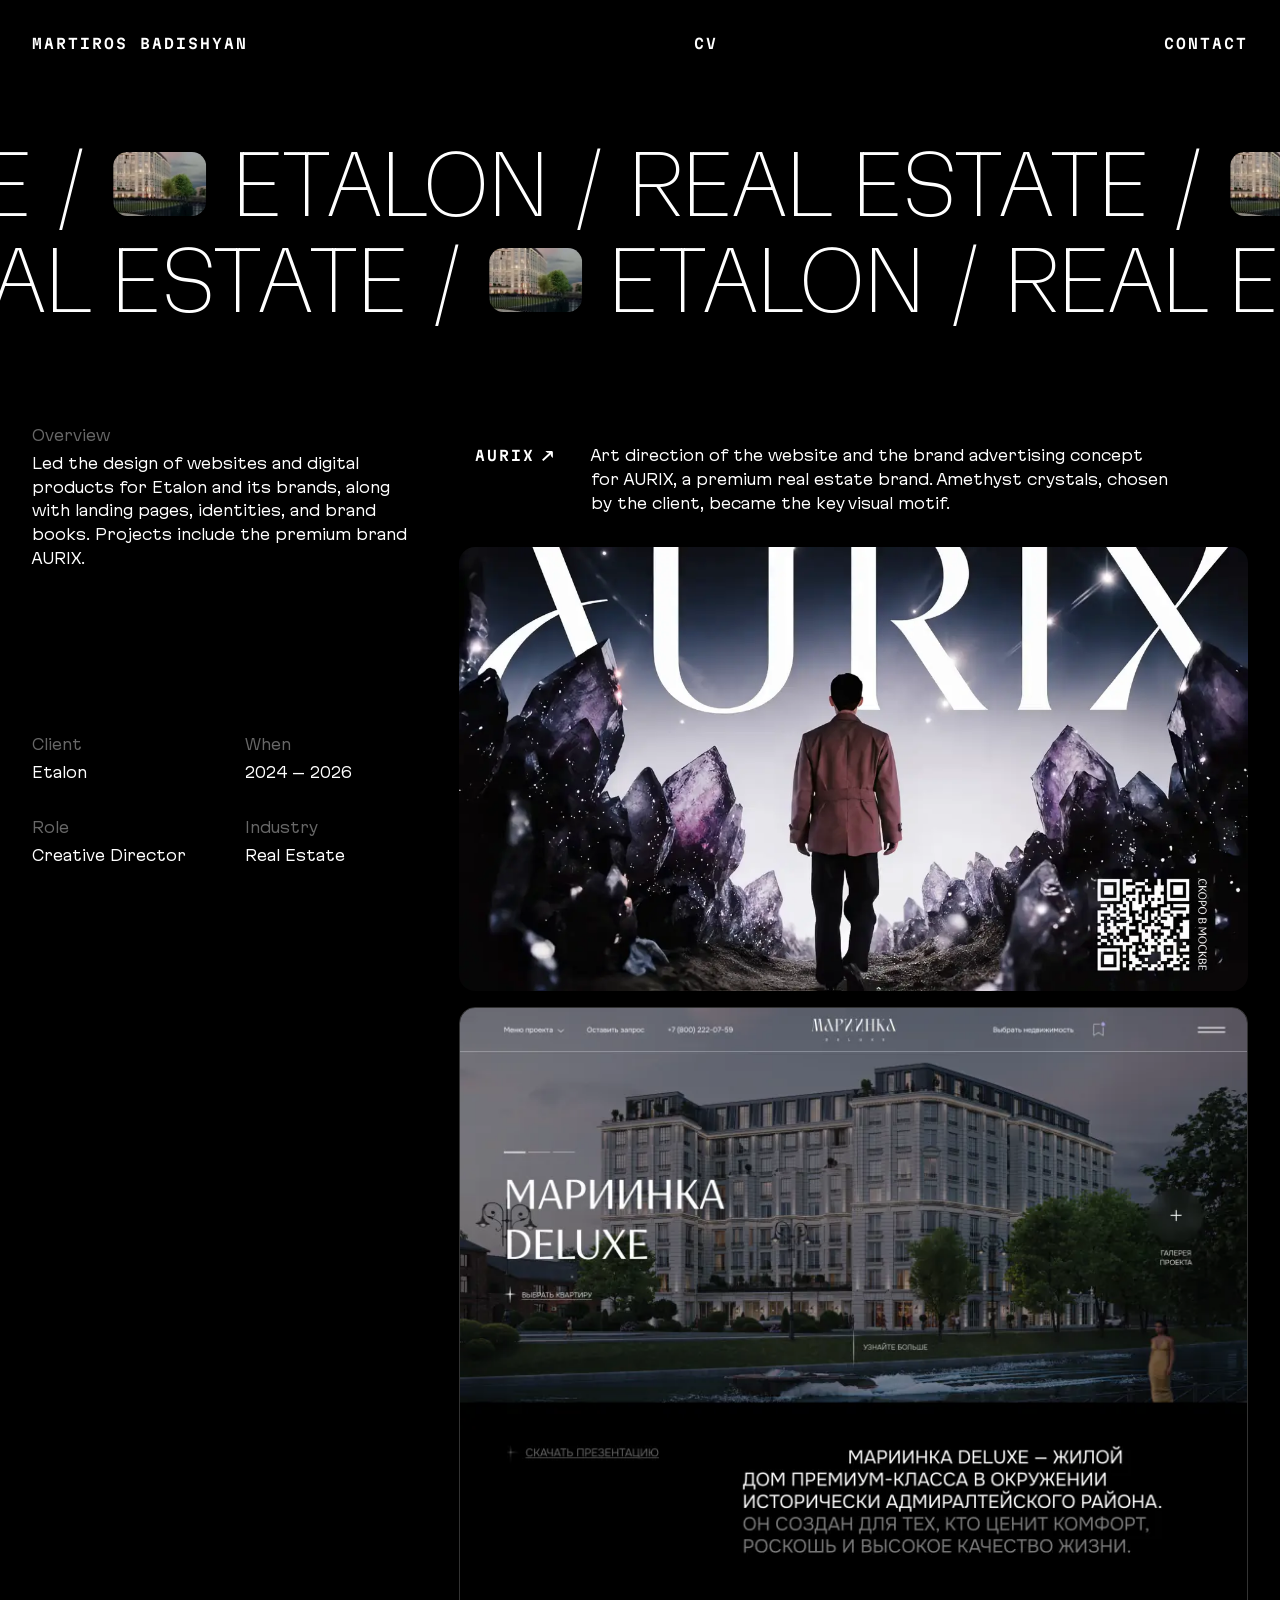
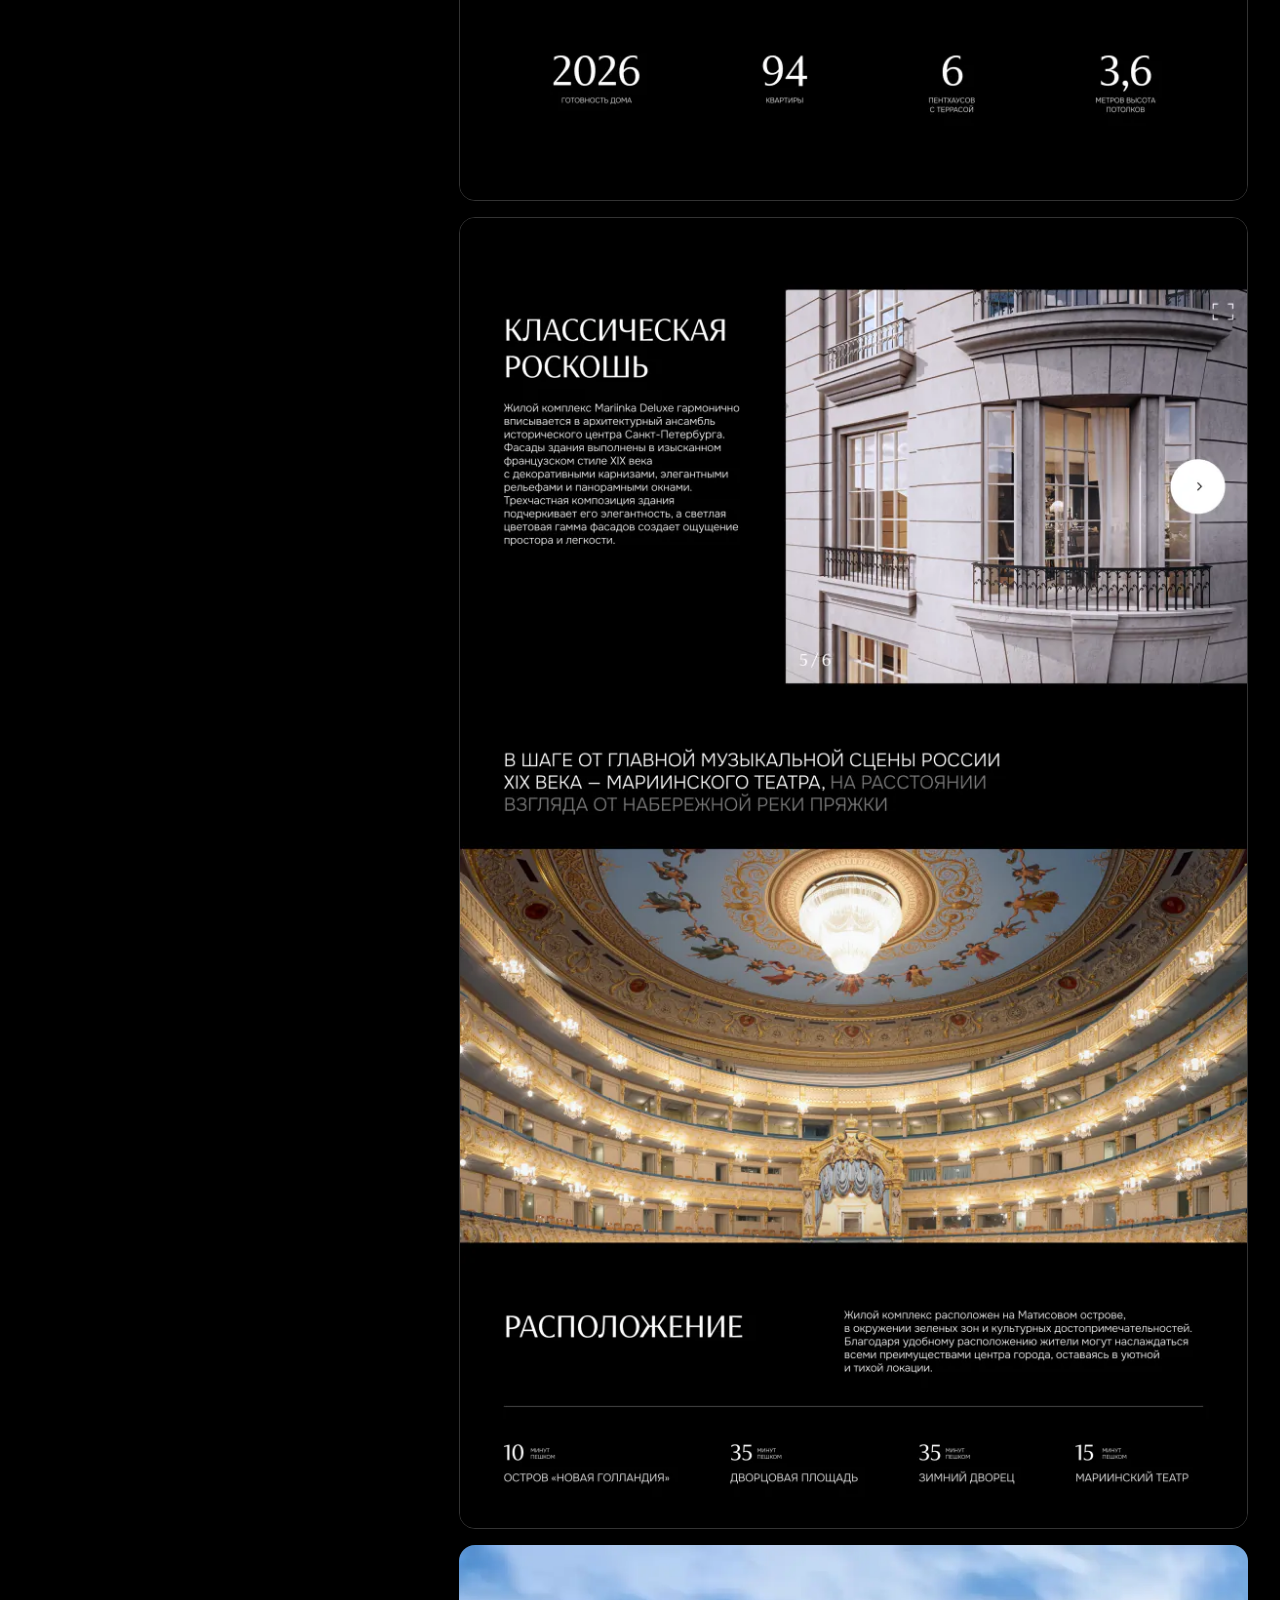
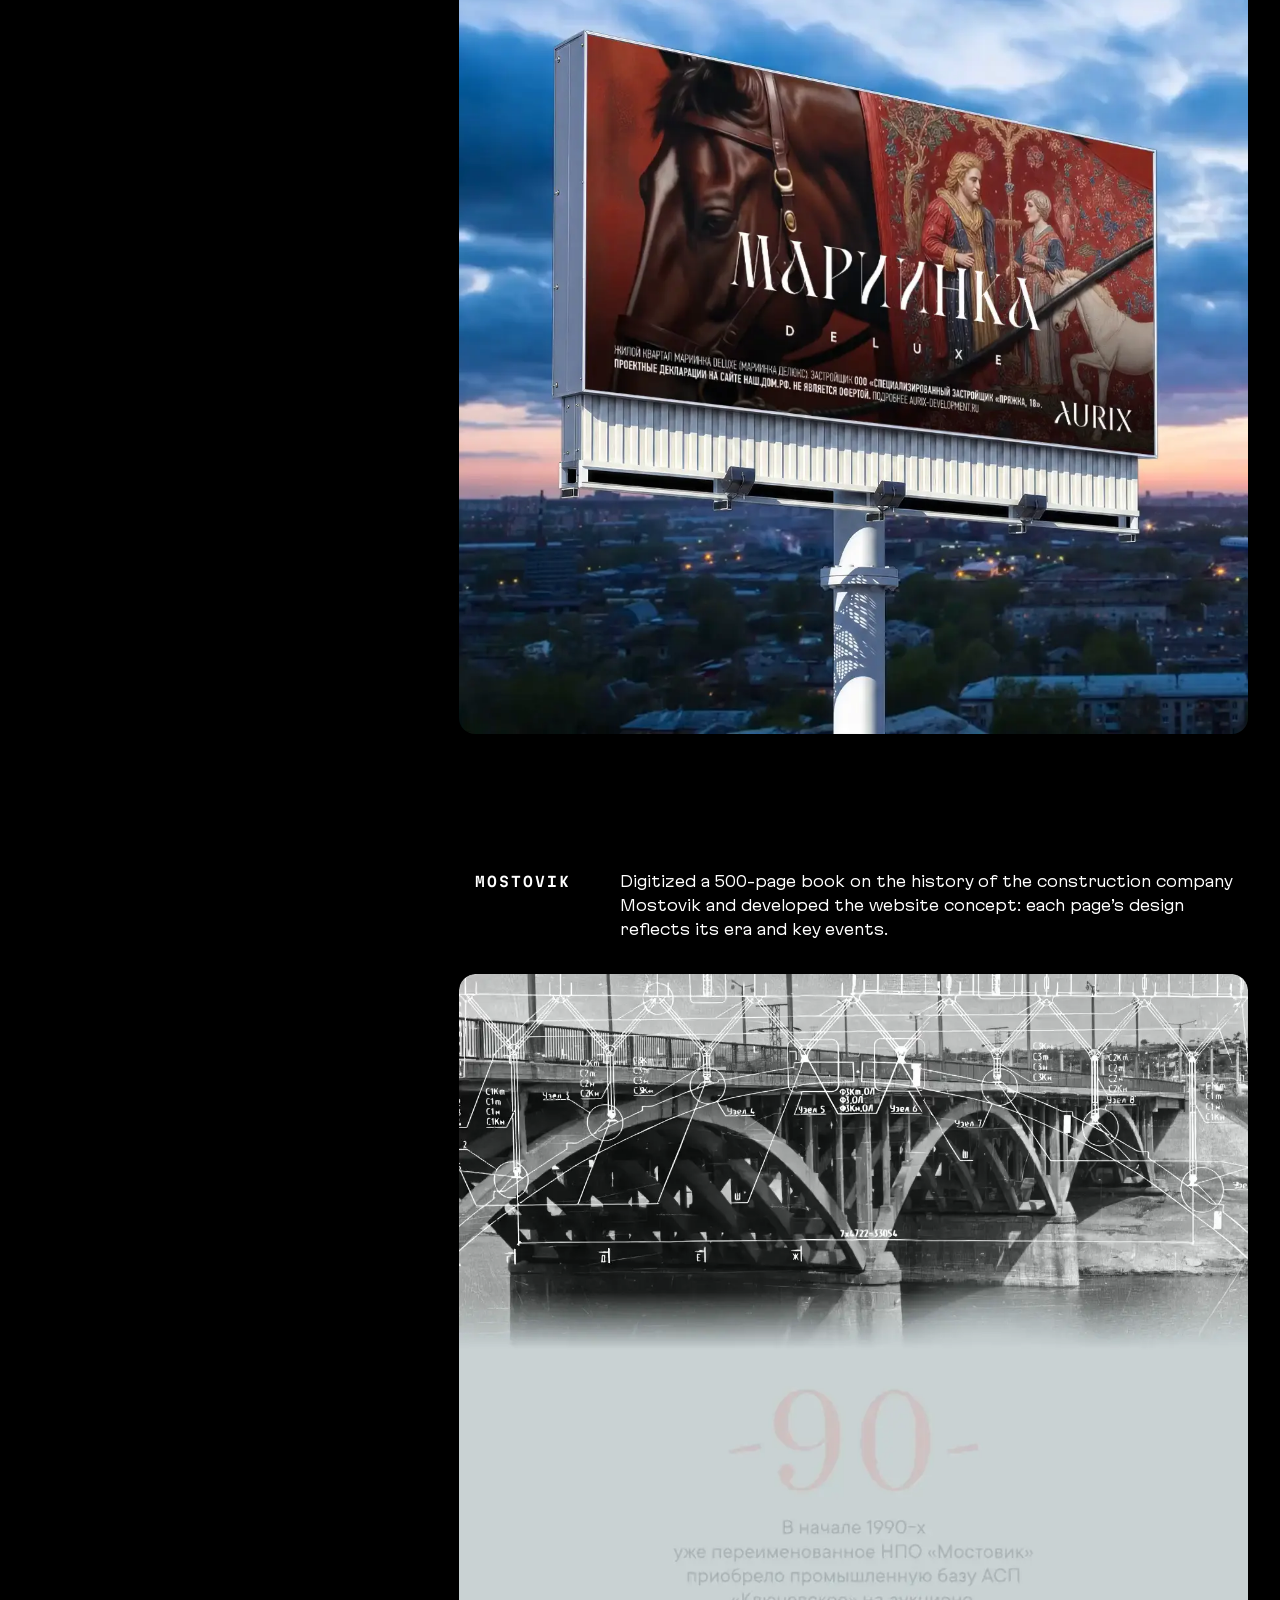
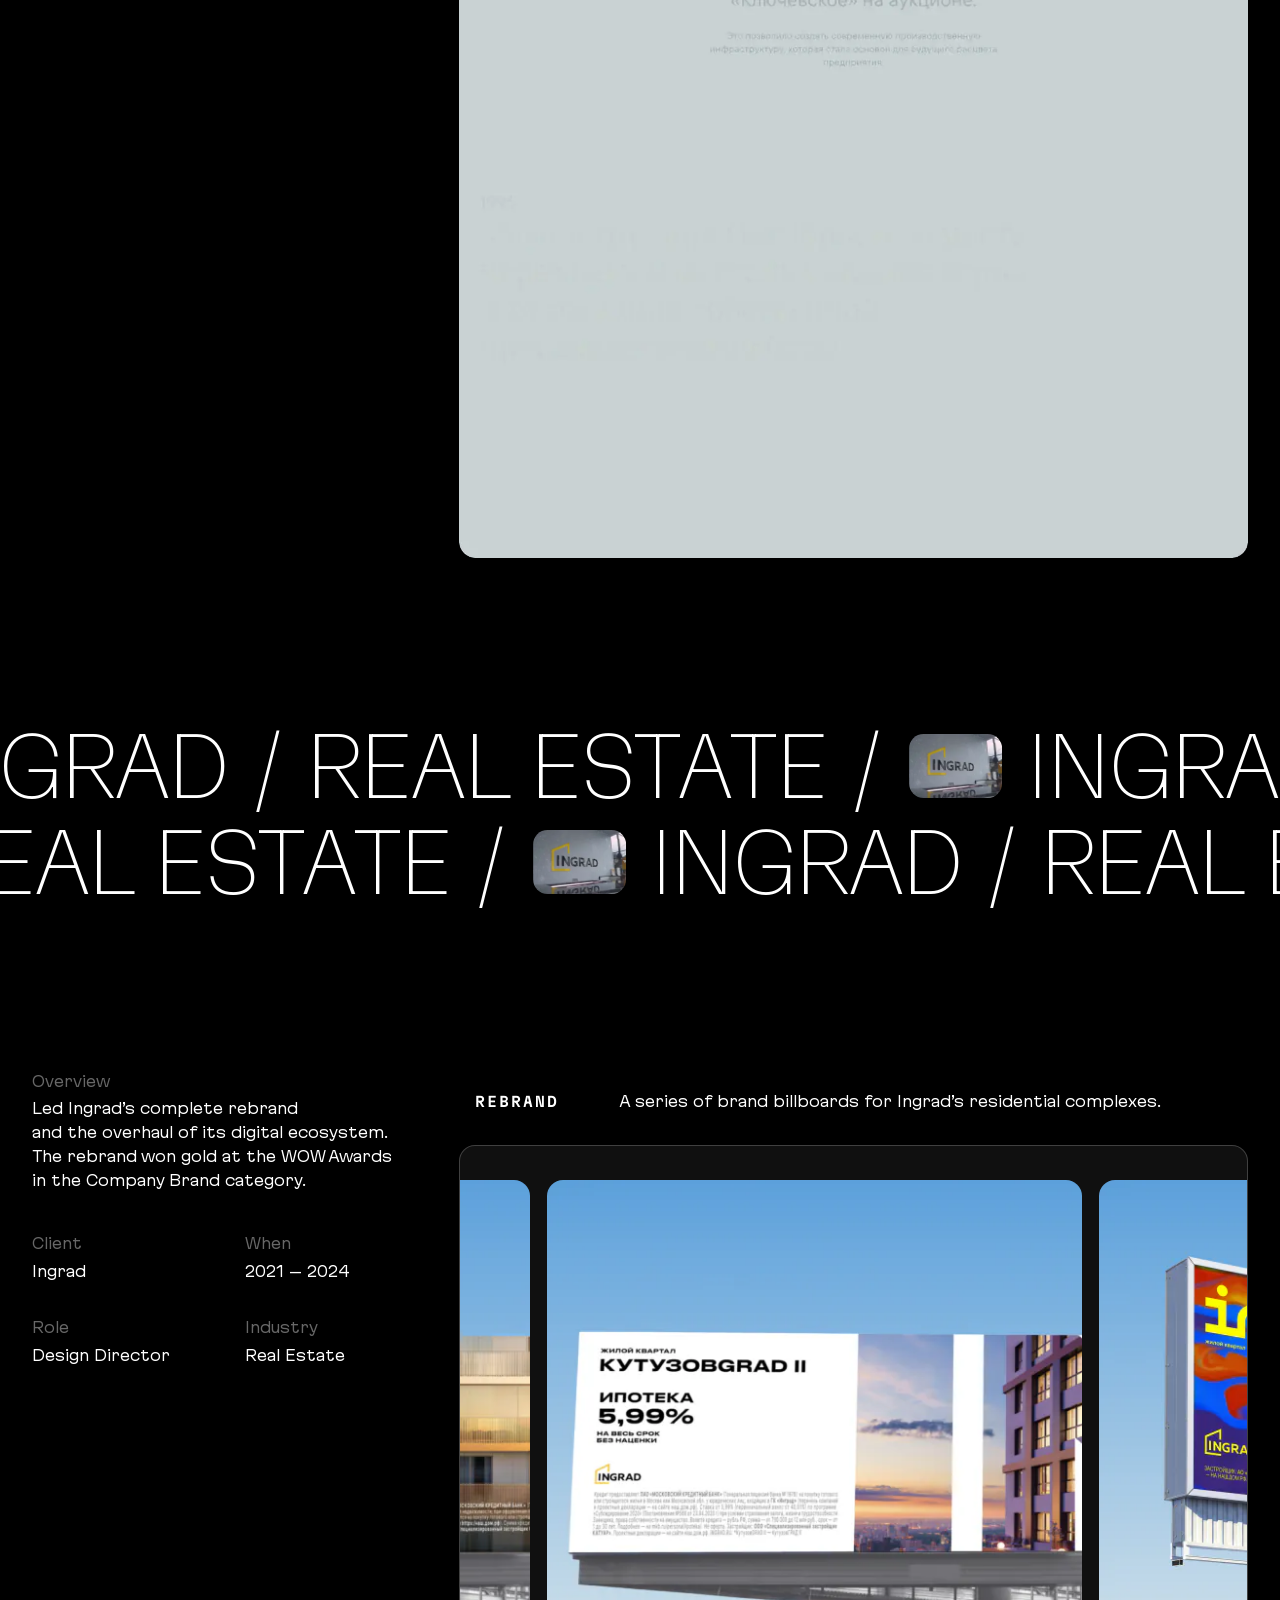
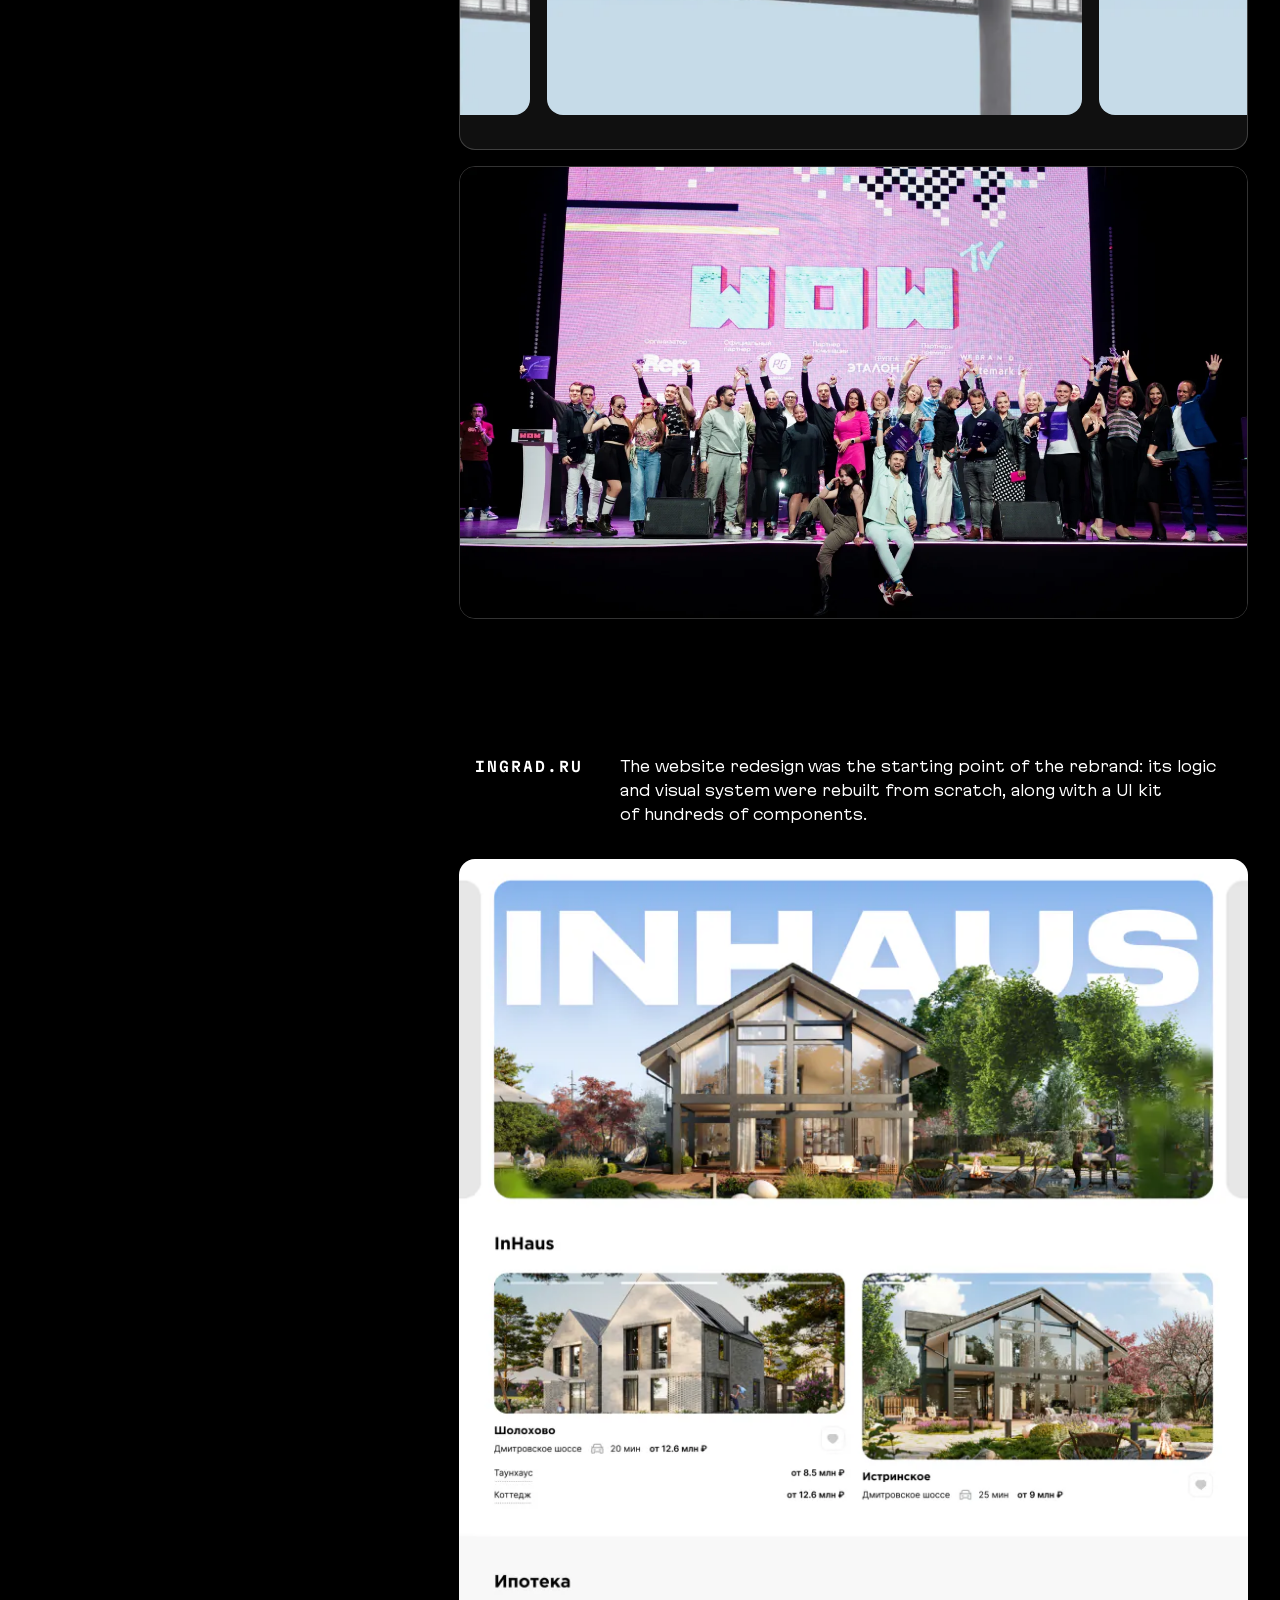
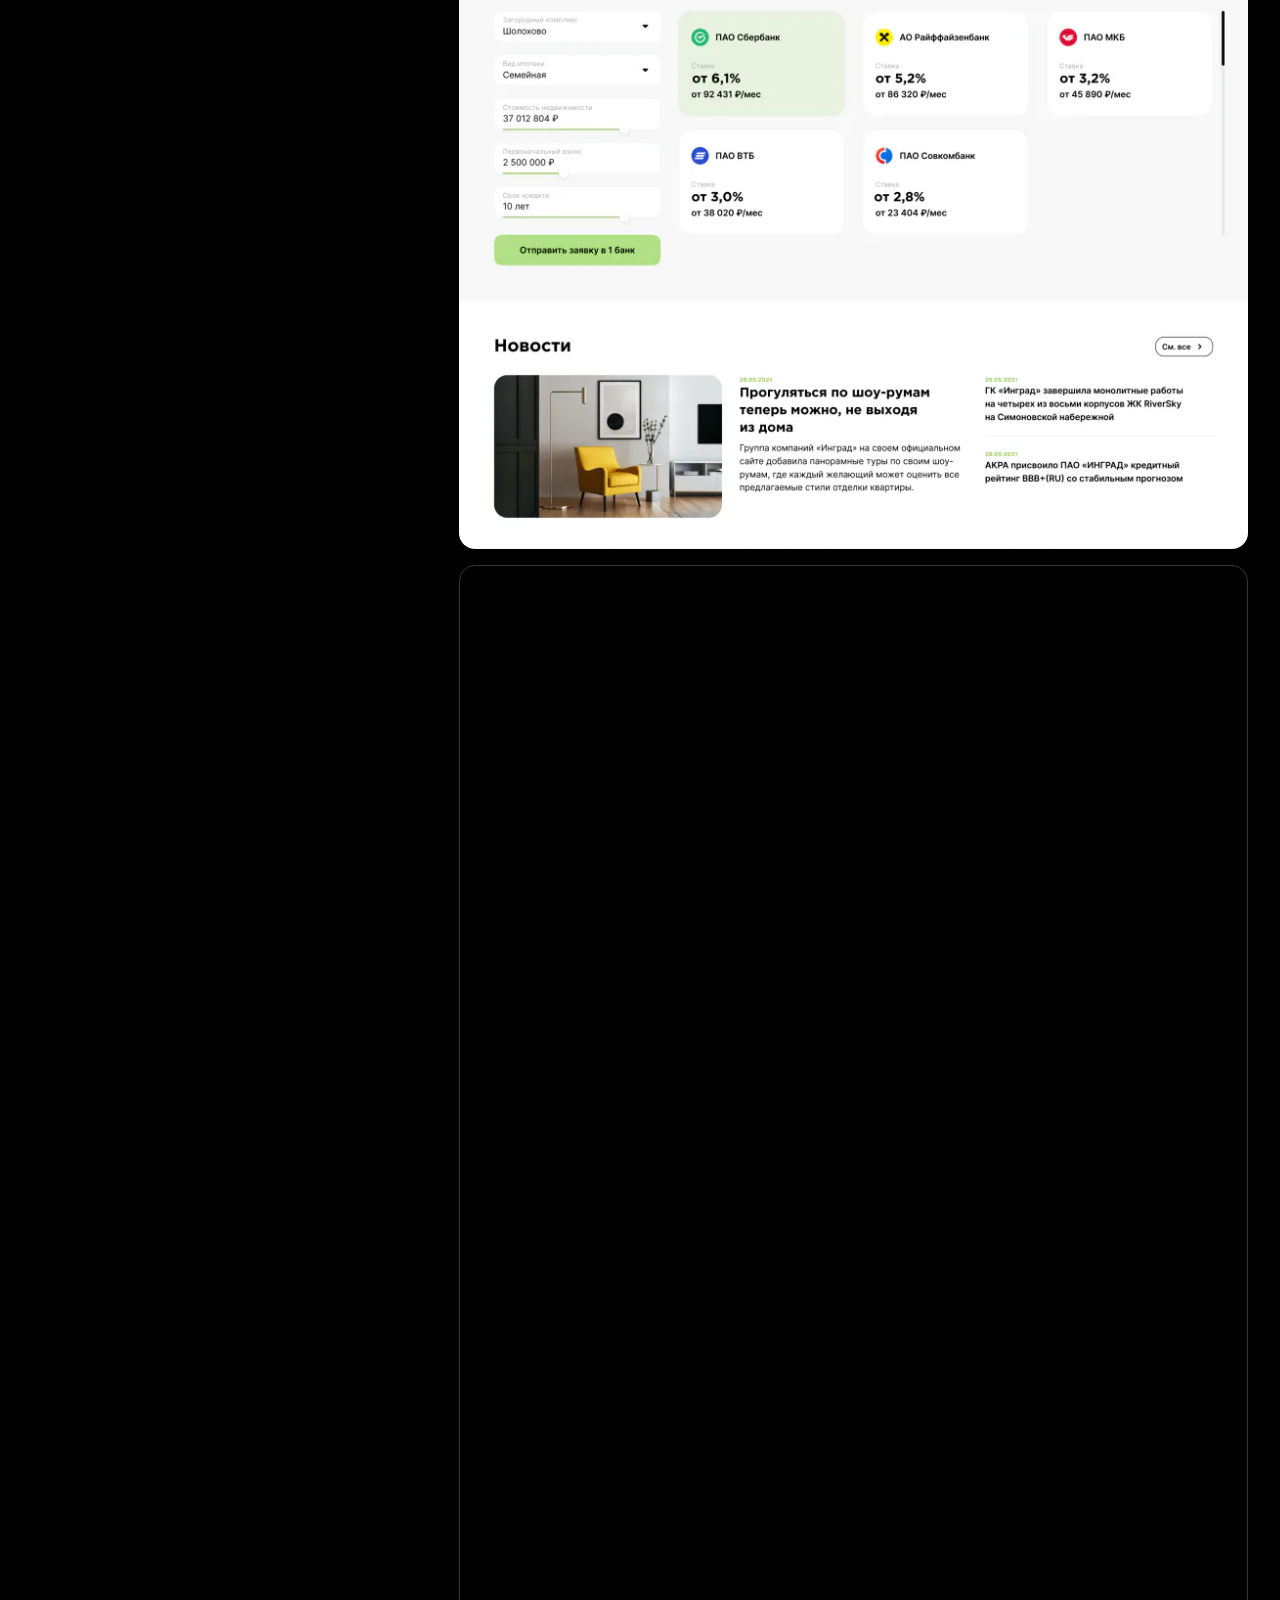
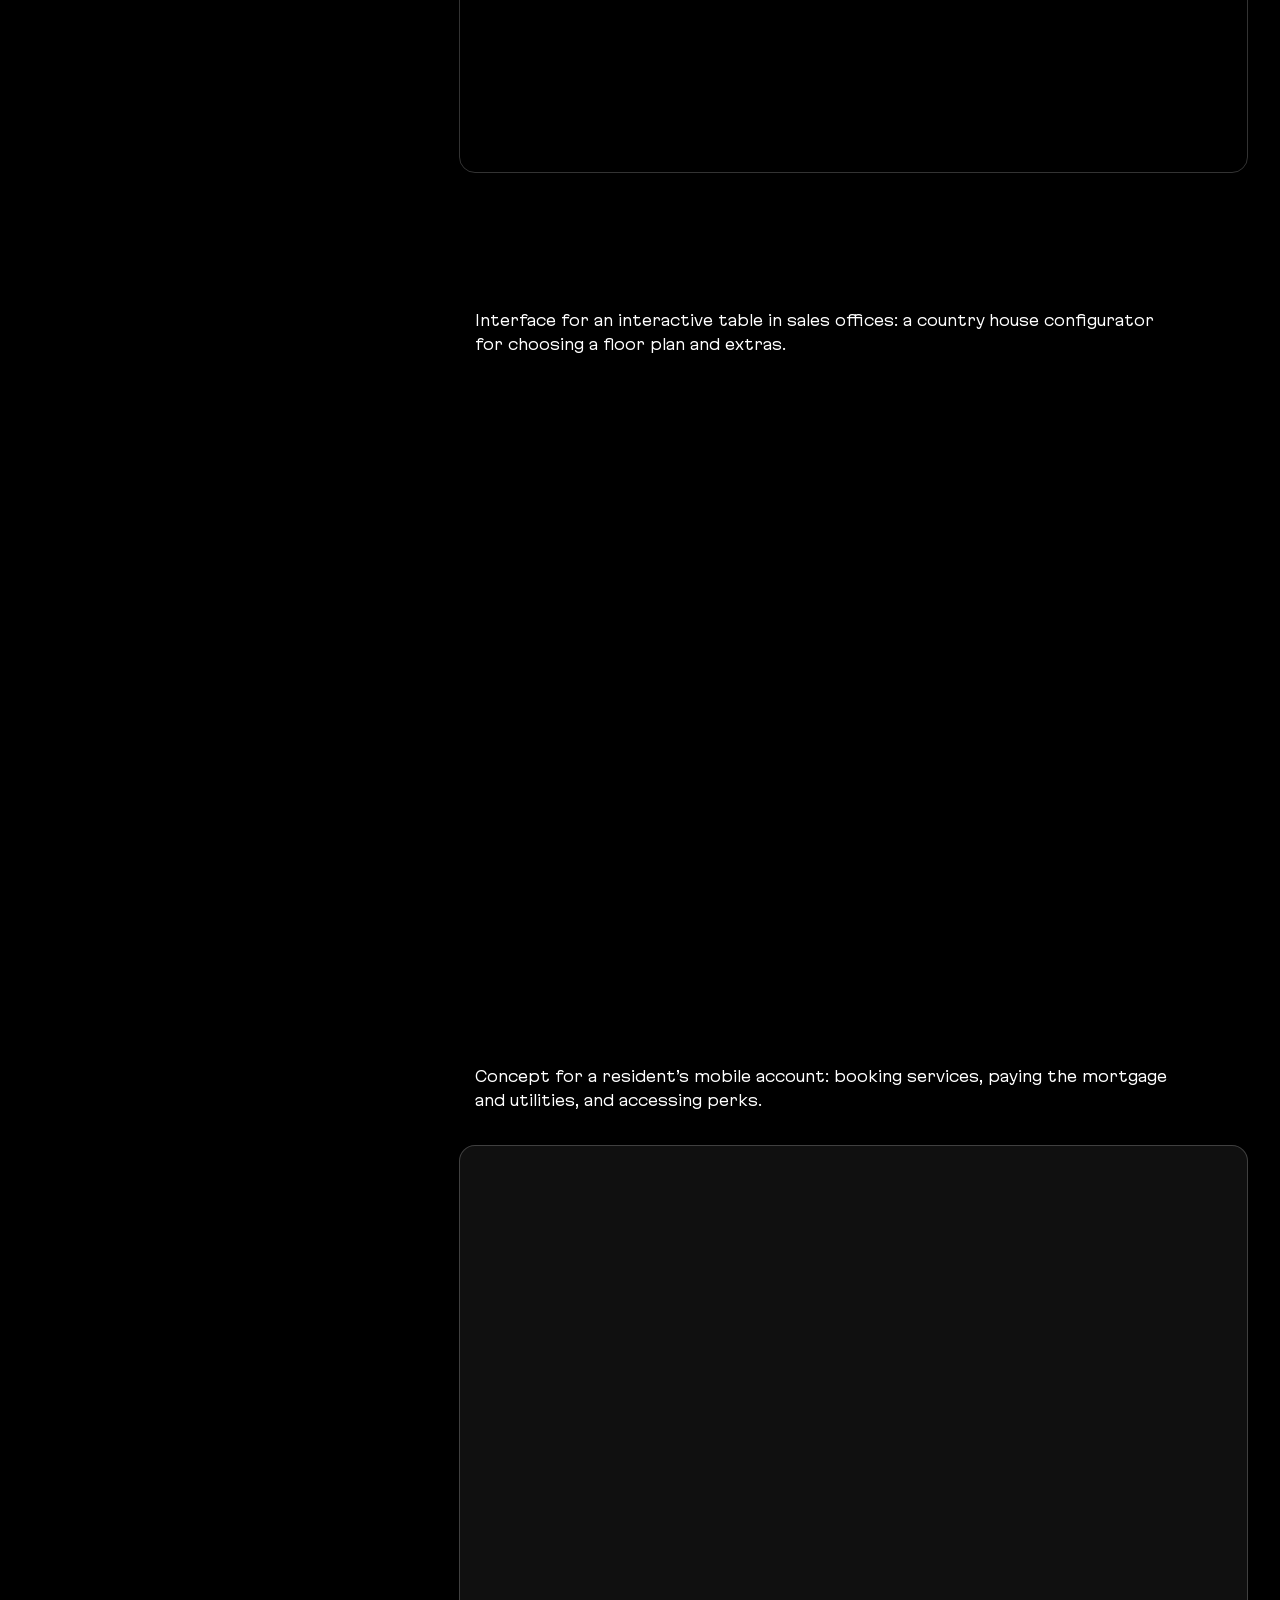
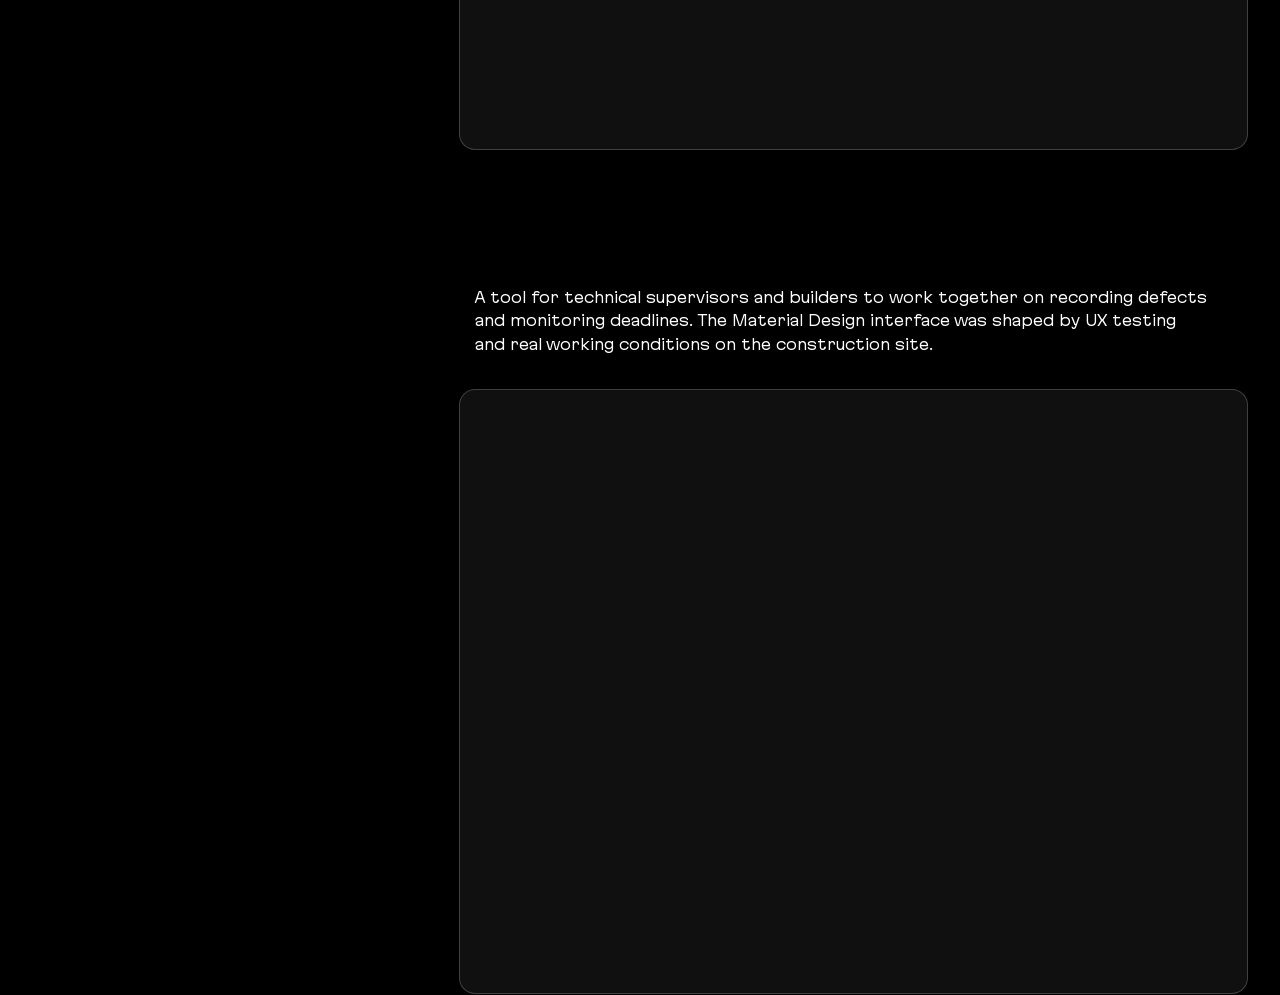
<file: en/etalon.html>
<!DOCTYPE html><!--e9ZHUicWxz8yHm6qm8V3A--><html lang="en" class="__variable_58f898"><head><meta charSet="utf-8"/><meta name="viewport" content="width=device-width, initial-scale=1"/><link rel="preload" href="/_next/static/media/d74b776de7ffedde-s.p.woff2" as="font" crossorigin="" type="font/woff2"/><link rel="stylesheet" href="/_next/static/css/91978d6b36ca3895.css" data-precedence="next"/><link rel="preload" as="script" fetchPriority="low" href="/_next/static/chunks/webpack-d15b27e1f25c1fc1.js"/><script src="/_next/static/chunks/4bd1b696-c023c6e3521b1417.js" async=""></script><script src="/_next/static/chunks/255-2005b055456c798b.js" async=""></script><script src="/_next/static/chunks/main-app-1b4500b93111eabf.js" async=""></script><script src="/_next/static/chunks/176-dbfe7d379a5d476e.js" async=""></script><script src="/_next/static/chunks/612-16c9ca7b276e64dc.js" async=""></script><script src="/_next/static/chunks/877-e512a332c5369705.js" async=""></script><script src="/_next/static/chunks/app/(en)/en/%5Bslug%5D/page-86d20aeadf0e2769.js" async=""></script><meta name="next-size-adjust" content=""/><meta name="theme-color" content="#000000"/><meta name="color-scheme" content="dark"/><title>Etalon — Martiros Badishyan</title><meta name="description" content="Led the design of websites and digital products for Etalon and its brands, along with landing pages, identities, and brand books. Projects include the premium brand AURIX."/><link rel="canonical" href="https://badishyan.com/en/etalon"/><link rel="alternate" hrefLang="ru" href="https://badishyan.com/etalon"/><link rel="alternate" hrefLang="en" href="https://badishyan.com/en/etalon"/><meta property="og:title" content="Etalon — Martiros Badishyan"/><meta property="og:description" content="Led the design of websites and digital products for Etalon and its brands, along with landing pages, identities, and brand books. Projects include the premium brand AURIX."/><meta property="og:url" content="https://badishyan.com/en/etalon"/><meta property="og:site_name" content="Martiros Badishyan"/><meta property="og:locale" content="en_US"/><meta property="og:image" content="https://badishyan.com/og.png"/><meta property="og:image:width" content="1200"/><meta property="og:image:height" content="630"/><meta property="og:locale:alternate" content="ru_RU"/><meta property="og:type" content="website"/><meta name="twitter:card" content="summary_large_image"/><meta name="twitter:title" content="Etalon — Martiros Badishyan"/><meta name="twitter:description" content="Led the design of websites and digital products for Etalon and its brands, along with landing pages, identities, and brand books. Projects include the premium brand AURIX."/><meta name="twitter:image" content="https://badishyan.com/og.png"/><link rel="icon" href="/favicon.ico" type="image/x-icon" sizes="16x16"/><link rel="icon" href="/icon.svg?dc76ed37b3e27393" type="image/svg+xml" sizes="any"/><link rel="apple-touch-icon" href="/apple-icon.png?2944dd69cf27ddbf" type="image/png" sizes="180x180"/><script src="/_next/static/chunks/polyfills-42372ed130431b0a.js" noModule=""></script></head><body><div hidden=""><!--$--><!--/$--></div><script type="application/ld+json">{"@context":"https://schema.org","@graph":[{"@type":"Person","@id":"https://badishyan.com/#person","name":"Martiros Badishyan","alternateName":"Мартирос Бадишян","jobTitle":"Design Director","description":"Over 15 years in digital design, branding, and advertising. I lead teams and design interfaces, design systems, and identities hands-on.","url":"https://badishyan.com/en","image":"https://badishyan.com/og.png","email":"mailto:badishyan@gmail.com","sameAs":["https://t.me/Badishyan","https://www.instagram.com/b.martiros/"],"address":{"@type":"PostalAddress","addressLocality":"Moscow","addressCountry":"RU"},"knowsAbout":["Digital design","Branding","UX/UI","Design systems","Art direction"]},{"@type":"CreativeWork","name":"Etalon","description":"Led the design of websites and digital products for Etalon and its brands, along with landing pages, identities, and brand books. Projects include the premium brand AURIX.","url":"https://badishyan.com/en/etalon","inLanguage":"en","image":"https://badishyan.com/projects/etalon.webp","genre":"Real Estate","temporalCoverage":"2024/2026","creator":{"@id":"https://badishyan.com/#person"}}]}</script><header class="fixed inset-x-0 top-0 z-50 flex h-[5.5rem] items-center px-4 md:px-8"><div aria-hidden="true" class="pointer-events-none absolute inset-x-0 top-0 -z-10 h-[7.5rem]"><div class="absolute inset-0" style="backdrop-filter:blur(0.5px);-webkit-backdrop-filter:blur(0.5px);mask-image:linear-gradient(to top, transparent 0%, #000 20%, #000 40%, transparent 60%);-webkit-mask-image:linear-gradient(to top, transparent 0%, #000 20%, #000 40%, transparent 60%)"></div><div class="absolute inset-0" style="backdrop-filter:blur(1px);-webkit-backdrop-filter:blur(1px);mask-image:linear-gradient(to top, transparent 20%, #000 40%, #000 60%, transparent 80%);-webkit-mask-image:linear-gradient(to top, transparent 20%, #000 40%, #000 60%, transparent 80%)"></div><div class="absolute inset-0" style="backdrop-filter:blur(2px);-webkit-backdrop-filter:blur(2px);mask-image:linear-gradient(to top, transparent 40%, #000 60%, #000 80%, transparent 100%);-webkit-mask-image:linear-gradient(to top, transparent 40%, #000 60%, #000 80%, transparent 100%)"></div><div class="absolute inset-0" style="backdrop-filter:blur(4px);-webkit-backdrop-filter:blur(4px);mask-image:linear-gradient(to top, transparent 60%, #000 80%, #000 100%, transparent 120%);-webkit-mask-image:linear-gradient(to top, transparent 60%, #000 80%, #000 100%, transparent 120%)"></div><div class="absolute inset-0" style="backdrop-filter:blur(8px);-webkit-backdrop-filter:blur(8px);mask-image:linear-gradient(to top, transparent 80%, #000 100%);-webkit-mask-image:linear-gradient(to top, transparent 80%, #000 100%)"></div><div class="absolute inset-0 bg-[linear-gradient(to_bottom,rgb(0_0_0/0.8),rgb(0_0_0/0.4)_45%,transparent)]"></div></div><nav class="site-nav label-caps flex flex-1 items-center justify-between leading-[1.7]" aria-label="Main navigation"><a aria-label="M.B. Martiros Badishyan" href="/en"><span class="md:hidden"><span aria-hidden="true" class="whitespace-pre">M.B.</span></span><span class="hidden md:block"><span aria-hidden="true" class="whitespace-pre">Martiros Badishyan</span></span></a><a href="/martiros-badishyan-cv-en.pdf" target="_blank" rel="noopener noreferrer" aria-label="CV"><span aria-hidden="true" class="whitespace-pre">CV</span></a><button type="button" aria-expanded="false" aria-label="Contact" class="cursor-pointer uppercase"><span aria-hidden="true" class="whitespace-pre">Contact</span></button></nav></header><main><div aria-hidden="true" class="divider overflow-hidden divider--intro pt-[7rem] pb-16 lg:pt-[8.5rem] lg:pb-24"><div class="text-[min(3rem,calc((100vw-1.5rem)/8.6))] font-[100] uppercase leading-[1.2] whitespace-pre [font-stretch:100%] md:text-[5rem]"><div class="divider-enter divider-row--left-enter"><div class="divider-drift divider-row--left-drift" style="--reps:8"><p class="divider-row divider-row--left"> / <span class="divider-pill"><video src="/projects/etalon-pill.mp4" poster="/projects/etalon-pill.webp" muted="" loop="" playsInline="" preload="none" disablePictureInPicture="" disableRemotePlayback="" aria-hidden="true" tabindex="-1" class="size-full object-cover"></video></span> Etalon<!-- --> / Real Estate<!-- --> / <span class="divider-pill"><video src="/projects/etalon-pill.mp4" poster="/projects/etalon-pill.webp" muted="" loop="" playsInline="" preload="none" disablePictureInPicture="" disableRemotePlayback="" aria-hidden="true" tabindex="-1" class="size-full object-cover"></video></span> Etalon<!-- --> / Real Estate<!-- --> / <span class="divider-pill"><video src="/projects/etalon-pill.mp4" poster="/projects/etalon-pill.webp" muted="" loop="" playsInline="" preload="none" disablePictureInPicture="" disableRemotePlayback="" aria-hidden="true" tabindex="-1" class="size-full object-cover"></video></span> Etalon<!-- --> / Real Estate<!-- --> / <span class="divider-pill"><video src="/projects/etalon-pill.mp4" poster="/projects/etalon-pill.webp" muted="" loop="" playsInline="" preload="none" disablePictureInPicture="" disableRemotePlayback="" aria-hidden="true" tabindex="-1" class="size-full object-cover"></video></span> Etalon<!-- --> / Real Estate<!-- --> / <span class="divider-pill"><video src="/projects/etalon-pill.mp4" poster="/projects/etalon-pill.webp" muted="" loop="" playsInline="" preload="none" disablePictureInPicture="" disableRemotePlayback="" aria-hidden="true" tabindex="-1" class="size-full object-cover"></video></span> Etalon<!-- --> / Real Estate<!-- --> / <span class="divider-pill"><video src="/projects/etalon-pill.mp4" poster="/projects/etalon-pill.webp" muted="" loop="" playsInline="" preload="none" disablePictureInPicture="" disableRemotePlayback="" aria-hidden="true" tabindex="-1" class="size-full object-cover"></video></span> Etalon<!-- --> / Real Estate<!-- --> / <span class="divider-pill"><video src="/projects/etalon-pill.mp4" poster="/projects/etalon-pill.webp" muted="" loop="" playsInline="" preload="none" disablePictureInPicture="" disableRemotePlayback="" aria-hidden="true" tabindex="-1" class="size-full object-cover"></video></span> Etalon<!-- --> / Real Estate<!-- --> / <span class="divider-pill"><video src="/projects/etalon-pill.mp4" poster="/projects/etalon-pill.webp" muted="" loop="" playsInline="" preload="none" disablePictureInPicture="" disableRemotePlayback="" aria-hidden="true" tabindex="-1" class="size-full object-cover"></video></span> Etalon<!-- --> / Real Estate</p></div></div><div class="divider-enter divider-row--right-enter"><div class="divider-drift divider-row--right-drift" style="--reps:8"><p class="divider-row divider-row--right"> / <span class="divider-pill"><video src="/projects/etalon-pill.mp4" poster="/projects/etalon-pill.webp" muted="" loop="" playsInline="" preload="none" disablePictureInPicture="" disableRemotePlayback="" aria-hidden="true" tabindex="-1" class="size-full object-cover"></video></span> Etalon<!-- --> / Real Estate<!-- --> / <span class="divider-pill"><video src="/projects/etalon-pill.mp4" poster="/projects/etalon-pill.webp" muted="" loop="" playsInline="" preload="none" disablePictureInPicture="" disableRemotePlayback="" aria-hidden="true" tabindex="-1" class="size-full object-cover"></video></span> Etalon<!-- --> / Real Estate<!-- --> / <span class="divider-pill"><video src="/projects/etalon-pill.mp4" poster="/projects/etalon-pill.webp" muted="" loop="" playsInline="" preload="none" disablePictureInPicture="" disableRemotePlayback="" aria-hidden="true" tabindex="-1" class="size-full object-cover"></video></span> Etalon<!-- --> / Real Estate<!-- --> / <span class="divider-pill"><video src="/projects/etalon-pill.mp4" poster="/projects/etalon-pill.webp" muted="" loop="" playsInline="" preload="none" disablePictureInPicture="" disableRemotePlayback="" aria-hidden="true" tabindex="-1" class="size-full object-cover"></video></span> Etalon<!-- --> / Real Estate<!-- --> / <span class="divider-pill"><video src="/projects/etalon-pill.mp4" poster="/projects/etalon-pill.webp" muted="" loop="" playsInline="" preload="none" disablePictureInPicture="" disableRemotePlayback="" aria-hidden="true" tabindex="-1" class="size-full object-cover"></video></span> Etalon<!-- --> / Real Estate<!-- --> / <span class="divider-pill"><video src="/projects/etalon-pill.mp4" poster="/projects/etalon-pill.webp" muted="" loop="" playsInline="" preload="none" disablePictureInPicture="" disableRemotePlayback="" aria-hidden="true" tabindex="-1" class="size-full object-cover"></video></span> Etalon<!-- --> / Real Estate<!-- --> / <span class="divider-pill"><video src="/projects/etalon-pill.mp4" poster="/projects/etalon-pill.webp" muted="" loop="" playsInline="" preload="none" disablePictureInPicture="" disableRemotePlayback="" aria-hidden="true" tabindex="-1" class="size-full object-cover"></video></span> Etalon<!-- --> / Real Estate<!-- --> / <span class="divider-pill"><video src="/projects/etalon-pill.mp4" poster="/projects/etalon-pill.webp" muted="" loop="" playsInline="" preload="none" disablePictureInPicture="" disableRemotePlayback="" aria-hidden="true" tabindex="-1" class="size-full object-cover"></video></span> Etalon<!-- --> / Real Estate</p></div></div></div></div><section data-case="etalon" aria-label="Etalon" class="grid gap-x-8 gap-y-24 px-3 md:px-8 lg:grid-cols-[minmax(0,1fr)_minmax(0,2fr)] case-enter"><h1 class="sr-only">Etalon</h1><aside class="flex flex-col gap-10 text-[0.875rem] leading-[1.7] lg:sticky lg:top-[15.25rem] lg:h-[calc(100svh-17.25rem)] lg:min-h-[22.5rem] lg:justify-between"><div class="flex flex-col gap-1"><p class="text-muted">Overview</p><p class="max-w-[30rem]">Led the design of websites and digital products for Etalon and its brands, along with landing pages, identities, and brand books. Projects include the premium brand AURIX.</p></div><div class="flex flex-1 flex-col justify-end"><dl class="grid grid-cols-2 gap-x-8 gap-y-6 lg:sticky lg:bottom-8 lg:gap-y-8"><div class="flex flex-col gap-1"><dt class="text-muted">Client</dt><dd>Etalon</dd></div><div class="flex flex-col gap-1"><dt class="text-muted">When</dt><dd>2024 – 2026</dd></div><div class="flex flex-col gap-1"><dt class="text-muted">Role</dt><dd>Creative Director</dd></div><div class="flex flex-col gap-1"><dt class="text-muted">Industry</dt><dd>Real Estate</dd></div></dl></div></aside><div class="flex flex-col gap-20 md:gap-[7.5rem] lg:pt-1"><div class="flex flex-col gap-4"><div class="scroll-reveal flex flex-wrap items-start gap-x-8 gap-y-3 py-4 lg:px-4"><h2 class="label-caps leading-[1.7]"><a href="https://aurix-development.ru" target="_blank" rel="noopener noreferrer" class="group inline-flex items-start"><span>Aurix</span><svg aria-hidden="true" width="24" height="24" viewBox="0 0 24 24" fill="currentColor" class="size-6 shrink-0"><path d="M17.8648 13.915L15.8848 12.0971L15.9319 7.72533L17.0869 8.7858L12.3255 8.82908L10.3455 7.01113L16.9337 7.00031L17.8766 7.866L17.8648 13.915ZM8.41264 17.0532L7.00003 15.6479L16.0026 7.35741L17.4876 8.72087L8.41264 17.0532Z"></path></svg></a></h2><p class="min-w-[min(20rem,100%)] flex-1 text-[0.875rem] leading-[1.7]">Art direction of the website and the brand advertising concept for AURIX, a premium real estate brand. Amethyst crystals, chosen by the client, became the key visual motif.</p></div><div class="scroll-reveal"><div class="relative w-full overflow-hidden rounded-2xl" style="aspect-ratio:1280 / 720"><video src="/cases/etalon/aurix.mp4" poster="/cases/etalon/aurix-poster.webp" muted="" loop="" playsInline="" preload="metadata" disablePictureInPicture="" disableRemotePlayback="" aria-hidden="true" tabindex="-1" class="absolute inset-0 size-full object-cover"></video></div></div><div class="scroll-reveal"><img src="/cases/etalon/site-1-2444.webp" srcSet="/cases/etalon/site-1-2444.webp 2444w, /cases/etalon/site-1-1503.webp 1503w, /cases/etalon/site-1-807.webp 807w" sizes="(min-width: 1024px) calc((100vw - 96px) * 0.667 * 1.000), (min-width: 768px) calc((100vw - 64px) * 1.000), calc((100vw - 24px) * 1.000)" width="2444" height="2455" alt="AURIX website, first screen" loading="lazy" class="h-auto w-full rounded-2xl object-cover border border-line "/></div><div class="scroll-reveal"><img src="/cases/etalon/site-2-2444.webp" srcSet="/cases/etalon/site-2-2444.webp 2444w, /cases/etalon/site-2-1503.webp 1503w, /cases/etalon/site-2-807.webp 807w" sizes="(min-width: 1024px) calc((100vw - 96px) * 0.667 * 1.000), (min-width: 768px) calc((100vw - 64px) * 1.000), calc((100vw - 24px) * 1.000)" width="2444" height="4067" alt="AURIX website pages" loading="lazy" class="h-auto w-full rounded-2xl object-cover border border-line "/></div><div class="scroll-reveal"><div class="relative w-full overflow-hidden rounded-2xl" style="aspect-ratio:1200 / 1200"><video src="/cases/etalon/billboard.mp4" poster="/cases/etalon/billboard-poster.webp" muted="" loop="" playsInline="" preload="metadata" disablePictureInPicture="" disableRemotePlayback="" aria-hidden="true" tabindex="-1" class="absolute inset-0 size-full object-cover"></video></div></div></div><div class="flex flex-col gap-4"><div class="scroll-reveal flex flex-wrap items-start gap-x-8 gap-y-3 py-4 lg:px-4"><h2 class="label-caps w-[8.8125rem] max-w-[7.0625rem] leading-[1.7]">Mostovik</h2><p class="min-w-[min(20rem,100%)] flex-1 text-[0.875rem] leading-[1.7]">Digitized a 500‑page book on the history of the construction company Mostovik and developed the website concept: each page’s design reflects its era and key events.</p></div><div class="scroll-reveal"><div class="relative w-full overflow-hidden rounded-2xl" style="aspect-ratio:1280 / 1920"><video src="/cases/etalon/mostovik.mp4" poster="/cases/etalon/mostovik-poster.webp" muted="" loop="" playsInline="" preload="metadata" disablePictureInPicture="" disableRemotePlayback="" aria-hidden="true" tabindex="-1" class="absolute inset-0 size-full object-cover"></video></div></div></div></div></section><div class="h-px"></div></main><!--$--><!--/$--><script src="/_next/static/chunks/webpack-d15b27e1f25c1fc1.js" id="_R_" async=""></script><script>(self.__next_f=self.__next_f||[]).push([0])</script><script>self.__next_f.push([1,"1:\"$Sreact.fragment\"\n2:I[9766,[],\"\"]\n3:I[8924,[],\"\"]\n4:I[2042,[\"176\",\"static/chunks/176-dbfe7d379a5d476e.js\",\"612\",\"static/chunks/612-16c9ca7b276e64dc.js\",\"877\",\"static/chunks/877-e512a332c5369705.js\",\"27\",\"static/chunks/app/(en)/en/%5Bslug%5D/page-86d20aeadf0e2769.js\"],\"Signature\"]\n5:I[741,[\"176\",\"static/chunks/176-dbfe7d379a5d476e.js\",\"612\",\"static/chunks/612-16c9ca7b276e64dc.js\",\"877\",\"static/chunks/877-e512a332c5369705.js\",\"27\",\"static/chunks/app/(en)/en/%5Bslug%5D/page-86d20aeadf0e2769.js\"],\"ScrollFallback\"]\n7:I[4431,[],\"OutletBoundary\"]\n9:I[5278,[],\"AsyncMetadataOutlet\"]\nb:I[4431,[],\"ViewportBoundary\"]\nd:I[4431,[],\"MetadataBoundary\"]\ne:\"$Sreact.suspense\"\n10:I[7150,[],\"\"]\n:HL[\"/_next/static/media/d74b776de7ffedde-s.p.woff2\",\"font\",{\"crossOrigin\":\"\",\"type\":\"font/woff2\"}]\n:HL[\"/_next/static/css/91978d6b36ca3895.css\",\"style\"]\n"])</script><script>self.__next_f.push([1,"0:{\"P\":null,\"b\":\"e9ZHUicWxz8yHm6qm8V3A\",\"p\":\"\",\"c\":[\"\",\"en\",\"etalon\"],\"i\":false,\"f\":[[[\"\",{\"children\":[\"(en)\",{\"children\":[\"en\",{\"children\":[[\"slug\",\"etalon\",\"d\"],{\"children\":[\"__PAGE__\",{}]}]},\"$undefined\",\"$undefined\",true]}]}],[\"\",[\"$\",\"$1\",\"c\",{\"children\":[null,[\"$\",\"$L2\",null,{\"parallelRouterKey\":\"children\",\"error\":\"$undefined\",\"errorStyles\":\"$undefined\",\"errorScripts\":\"$undefined\",\"template\":[\"$\",\"$L3\",null,{}],\"templateStyles\":\"$undefined\",\"templateScripts\":\"$undefined\",\"notFound\":[[[\"$\",\"title\",null,{\"children\":\"404: This page could not be found.\"}],[\"$\",\"div\",null,{\"style\":{\"fontFamily\":\"system-ui,\\\"Segoe UI\\\",Roboto,Helvetica,Arial,sans-serif,\\\"Apple Color Emoji\\\",\\\"Segoe UI Emoji\\\"\",\"height\":\"100vh\",\"textAlign\":\"center\",\"display\":\"flex\",\"flexDirection\":\"column\",\"alignItems\":\"center\",\"justifyContent\":\"center\"},\"children\":[\"$\",\"div\",null,{\"children\":[[\"$\",\"style\",null,{\"dangerouslySetInnerHTML\":{\"__html\":\"body{color:#000;background:#fff;margin:0}.next-error-h1{border-right:1px solid rgba(0,0,0,.3)}@media (prefers-color-scheme:dark){body{color:#fff;background:#000}.next-error-h1{border-right:1px solid rgba(255,255,255,.3)}}\"}}],[\"$\",\"h1\",null,{\"className\":\"next-error-h1\",\"style\":{\"display\":\"inline-block\",\"margin\":\"0 20px 0 0\",\"padding\":\"0 23px 0 0\",\"fontSize\":24,\"fontWeight\":500,\"verticalAlign\":\"top\",\"lineHeight\":\"49px\"},\"children\":404}],[\"$\",\"div\",null,{\"style\":{\"display\":\"inline-block\"},\"children\":[\"$\",\"h2\",null,{\"style\":{\"fontSize\":14,\"fontWeight\":400,\"lineHeight\":\"49px\",\"margin\":0},\"children\":\"This page could not be found.\"}]}]]}]}]],[]],\"forbidden\":\"$undefined\",\"unauthorized\":\"$undefined\"}]]}],{\"children\":[\"(en)\",[\"$\",\"$1\",\"c\",{\"children\":[null,[\"$\",\"$L2\",null,{\"parallelRouterKey\":\"children\",\"error\":\"$undefined\",\"errorStyles\":\"$undefined\",\"errorScripts\":\"$undefined\",\"template\":[\"$\",\"$L3\",null,{}],\"templateStyles\":\"$undefined\",\"templateScripts\":\"$undefined\",\"notFound\":[[[\"$\",\"title\",null,{\"children\":\"404: This page could not be found.\"}],[\"$\",\"div\",null,{\"style\":\"$0:f:0:1:1:props:children:1:props:notFound:0:1:props:style\",\"children\":[\"$\",\"div\",null,{\"children\":[[\"$\",\"style\",null,{\"dangerouslySetInnerHTML\":{\"__html\":\"body{color:#000;background:#fff;margin:0}.next-error-h1{border-right:1px solid rgba(0,0,0,.3)}@media (prefers-color-scheme:dark){body{color:#fff;background:#000}.next-error-h1{border-right:1px solid rgba(255,255,255,.3)}}\"}}],[\"$\",\"h1\",null,{\"className\":\"next-error-h1\",\"style\":\"$0:f:0:1:1:props:children:1:props:notFound:0:1:props:children:props:children:1:props:style\",\"children\":404}],[\"$\",\"div\",null,{\"style\":\"$0:f:0:1:1:props:children:1:props:notFound:0:1:props:children:props:children:2:props:style\",\"children\":[\"$\",\"h2\",null,{\"style\":\"$0:f:0:1:1:props:children:1:props:notFound:0:1:props:children:props:children:2:props:children:props:style\",\"children\":\"This page could not be found.\"}]}]]}]}]],[]],\"forbidden\":\"$undefined\",\"unauthorized\":\"$undefined\"}]]}],{\"children\":[\"en\",[\"$\",\"$1\",\"c\",{\"children\":[[[\"$\",\"link\",\"0\",{\"rel\":\"stylesheet\",\"href\":\"/_next/static/css/91978d6b36ca3895.css\",\"precedence\":\"next\",\"crossOrigin\":\"$undefined\",\"nonce\":\"$undefined\"}]],[\"$\",\"html\",null,{\"lang\":\"en\",\"className\":\"__variable_58f898\",\"children\":[\"$\",\"body\",null,{\"children\":[[\"$\",\"$L2\",null,{\"parallelRouterKey\":\"children\",\"error\":\"$undefined\",\"errorStyles\":\"$undefined\",\"errorScripts\":\"$undefined\",\"template\":[\"$\",\"$L3\",null,{}],\"templateStyles\":\"$undefined\",\"templateScripts\":\"$undefined\",\"notFound\":\"$undefined\",\"forbidden\":\"$undefined\",\"unauthorized\":\"$undefined\"}],[\"$\",\"$L4\",null,{\"locale\":\"en\"}],[\"$\",\"$L5\",null,{}]]}]}]]}],{\"children\":[[\"slug\",\"etalon\",\"d\"],[\"$\",\"$1\",\"c\",{\"children\":[null,[\"$\",\"$L2\",null,{\"parallelRouterKey\":\"children\",\"error\":\"$undefined\",\"errorStyles\":\"$undefined\",\"errorScripts\":\"$undefined\",\"template\":[\"$\",\"$L3\",null,{}],\"templateStyles\":\"$undefined\",\"templateScripts\":\"$undefined\",\"notFound\":\"$undefined\",\"forbidden\":\"$undefined\",\"unauthorized\":\"$undefined\"}]]}],{\"children\":[\"__PAGE__\",[\"$\",\"$1\",\"c\",{\"children\":[\"$L6\",null,[\"$\",\"$L7\",null,{\"children\":[\"$L8\",[\"$\",\"$L9\",null,{\"promise\":\"$@a\"}]]}]]}],{},null,false]},null,false]},null,false]},null,false]},null,false],[\"$\",\"$1\",\"h\",{\"children\":[null,[[\"$\",\"$Lb\",null,{\"children\":\"$Lc\"}],[\"$\",\"meta\",null,{\"name\":\"next-size-adjust\",\"content\":\"\"}]],[\"$\",\"$Ld\",null,{\"children\":[\"$\",\"div\",null,{\"hidden\":true,\"children\":[\"$\",\"$e\",null,{\"fallback\":null,\"children\":\"$Lf\"}]}]}]]}],false]],\"m\":\"$undefined\",\"G\":[\"$10\",[]],\"s\":false,\"S\":true}\n"])</script><script>self.__next_f.push([1,"12:I[3815,[\"176\",\"static/chunks/176-dbfe7d379a5d476e.js\",\"612\",\"static/chunks/612-16c9ca7b276e64dc.js\",\"877\",\"static/chunks/877-e512a332c5369705.js\",\"27\",\"static/chunks/app/(en)/en/%5Bslug%5D/page-86d20aeadf0e2769.js\"],\"Nav\"]\n13:I[59,[\"176\",\"static/chunks/176-dbfe7d379a5d476e.js\",\"612\",\"static/chunks/612-16c9ca7b276e64dc.js\",\"877\",\"static/chunks/877-e512a332c5369705.js\",\"27\",\"static/chunks/app/(en)/en/%5Bslug%5D/page-86d20aeadf0e2769.js\"],\"CaseChain\"]\n11:T486,"])</script><script>self.__next_f.push([1,"{\"@context\":\"https://schema.org\",\"@graph\":[{\"@type\":\"Person\",\"@id\":\"https://badishyan.com/#person\",\"name\":\"Martiros Badishyan\",\"alternateName\":\"Мартирос Бадишян\",\"jobTitle\":\"Design Director\",\"description\":\"Over 15 years in digital design, branding, and advertising. I lead teams and design interfaces, design systems, and identities hands-on.\",\"url\":\"https://badishyan.com/en\",\"image\":\"https://badishyan.com/og.png\",\"email\":\"mailto:badishyan@gmail.com\",\"sameAs\":[\"https://t.me/Badishyan\",\"https://www.instagram.com/b.martiros/\"],\"address\":{\"@type\":\"PostalAddress\",\"addressLocality\":\"Moscow\",\"addressCountry\":\"RU\"},\"knowsAbout\":[\"Digital design\",\"Branding\",\"UX/UI\",\"Design systems\",\"Art direction\"]},{\"@type\":\"CreativeWork\",\"name\":\"Etalon\",\"description\":\"Led the design of websites and digital products for Etalon and its brands, along with landing pages, identities, and brand books. Projects include the premium brand AURIX.\",\"url\":\"https://badishyan.com/en/etalon\",\"inLanguage\":\"en\",\"image\":\"https://badishyan.com/projects/etalon.webp\",\"genre\":\"Real Estate\",\"temporalCoverage\":\"2024/2026\",\"creator\":{\"@id\":\"https://badishyan.com/#person\"}}]}"])</script><script>self.__next_f.push([1,"6:[[\"$\",\"script\",null,{\"type\":\"application/ld+json\",\"dangerouslySetInnerHTML\":{\"__html\":\"$11\"}}],[\"$\",\"$L12\",null,{\"locale\":\"en\"}],[\"$\",\"main\",null,{\"children\":[\"$\",\"$L13\",null,{\"slug\":\"etalon\",\"locale\":\"en\"}]}]]\n"])</script><script>self.__next_f.push([1,"c:[[\"$\",\"meta\",\"0\",{\"charSet\":\"utf-8\"}],[\"$\",\"meta\",\"1\",{\"name\":\"viewport\",\"content\":\"width=device-width, initial-scale=1\"}],[\"$\",\"meta\",\"2\",{\"name\":\"theme-color\",\"content\":\"#000000\"}],[\"$\",\"meta\",\"3\",{\"name\":\"color-scheme\",\"content\":\"dark\"}]]\n8:null\n"])</script><script>self.__next_f.push([1,"14:I[622,[],\"IconMark\"]\n"])</script><script>self.__next_f.push([1,"a:{\"metadata\":[[\"$\",\"title\",\"0\",{\"children\":\"Etalon — Martiros Badishyan\"}],[\"$\",\"meta\",\"1\",{\"name\":\"description\",\"content\":\"Led the design of websites and digital products for Etalon and its brands, along with landing pages, identities, and brand books. Projects include the premium brand AURIX.\"}],[\"$\",\"link\",\"2\",{\"rel\":\"canonical\",\"href\":\"https://badishyan.com/en/etalon\"}],[\"$\",\"link\",\"3\",{\"rel\":\"alternate\",\"hrefLang\":\"ru\",\"href\":\"https://badishyan.com/etalon\"}],[\"$\",\"link\",\"4\",{\"rel\":\"alternate\",\"hrefLang\":\"en\",\"href\":\"https://badishyan.com/en/etalon\"}],[\"$\",\"meta\",\"5\",{\"property\":\"og:title\",\"content\":\"Etalon — Martiros Badishyan\"}],[\"$\",\"meta\",\"6\",{\"property\":\"og:description\",\"content\":\"Led the design of websites and digital products for Etalon and its brands, along with landing pages, identities, and brand books. Projects include the premium brand AURIX.\"}],[\"$\",\"meta\",\"7\",{\"property\":\"og:url\",\"content\":\"https://badishyan.com/en/etalon\"}],[\"$\",\"meta\",\"8\",{\"property\":\"og:site_name\",\"content\":\"Martiros Badishyan\"}],[\"$\",\"meta\",\"9\",{\"property\":\"og:locale\",\"content\":\"en_US\"}],[\"$\",\"meta\",\"10\",{\"property\":\"og:image\",\"content\":\"https://badishyan.com/og.png\"}],[\"$\",\"meta\",\"11\",{\"property\":\"og:image:width\",\"content\":\"1200\"}],[\"$\",\"meta\",\"12\",{\"property\":\"og:image:height\",\"content\":\"630\"}],[\"$\",\"meta\",\"13\",{\"property\":\"og:locale:alternate\",\"content\":\"ru_RU\"}],[\"$\",\"meta\",\"14\",{\"property\":\"og:type\",\"content\":\"website\"}],[\"$\",\"meta\",\"15\",{\"name\":\"twitter:card\",\"content\":\"summary_large_image\"}],[\"$\",\"meta\",\"16\",{\"name\":\"twitter:title\",\"content\":\"Etalon — Martiros Badishyan\"}],[\"$\",\"meta\",\"17\",{\"name\":\"twitter:description\",\"content\":\"Led the design of websites and digital products for Etalon and its brands, along with landing pages, identities, and brand books. Projects include the premium brand AURIX.\"}],[\"$\",\"meta\",\"18\",{\"name\":\"twitter:image\",\"content\":\"https://badishyan.com/og.png\"}],[\"$\",\"link\",\"19\",{\"rel\":\"icon\",\"href\":\"/favicon.ico\",\"type\":\"image/x-icon\",\"sizes\":\"16x16\"}],[\"$\",\"link\",\"20\",{\"rel\":\"icon\",\"href\":\"/icon.svg?dc76ed37b3e27393\",\"type\":\"image/svg+xml\",\"sizes\":\"any\"}],[\"$\",\"link\",\"21\",{\"rel\":\"apple-touch-icon\",\"href\":\"/apple-icon.png?2944dd69cf27ddbf\",\"type\":\"image/png\",\"sizes\":\"180x180\"}],[\"$\",\"$L14\",\"22\",{}]],\"error\":null,\"digest\":\"$undefined\"}\n"])</script><script>self.__next_f.push([1,"f:\"$a:metadata\"\n"])</script></body></html>
</file>
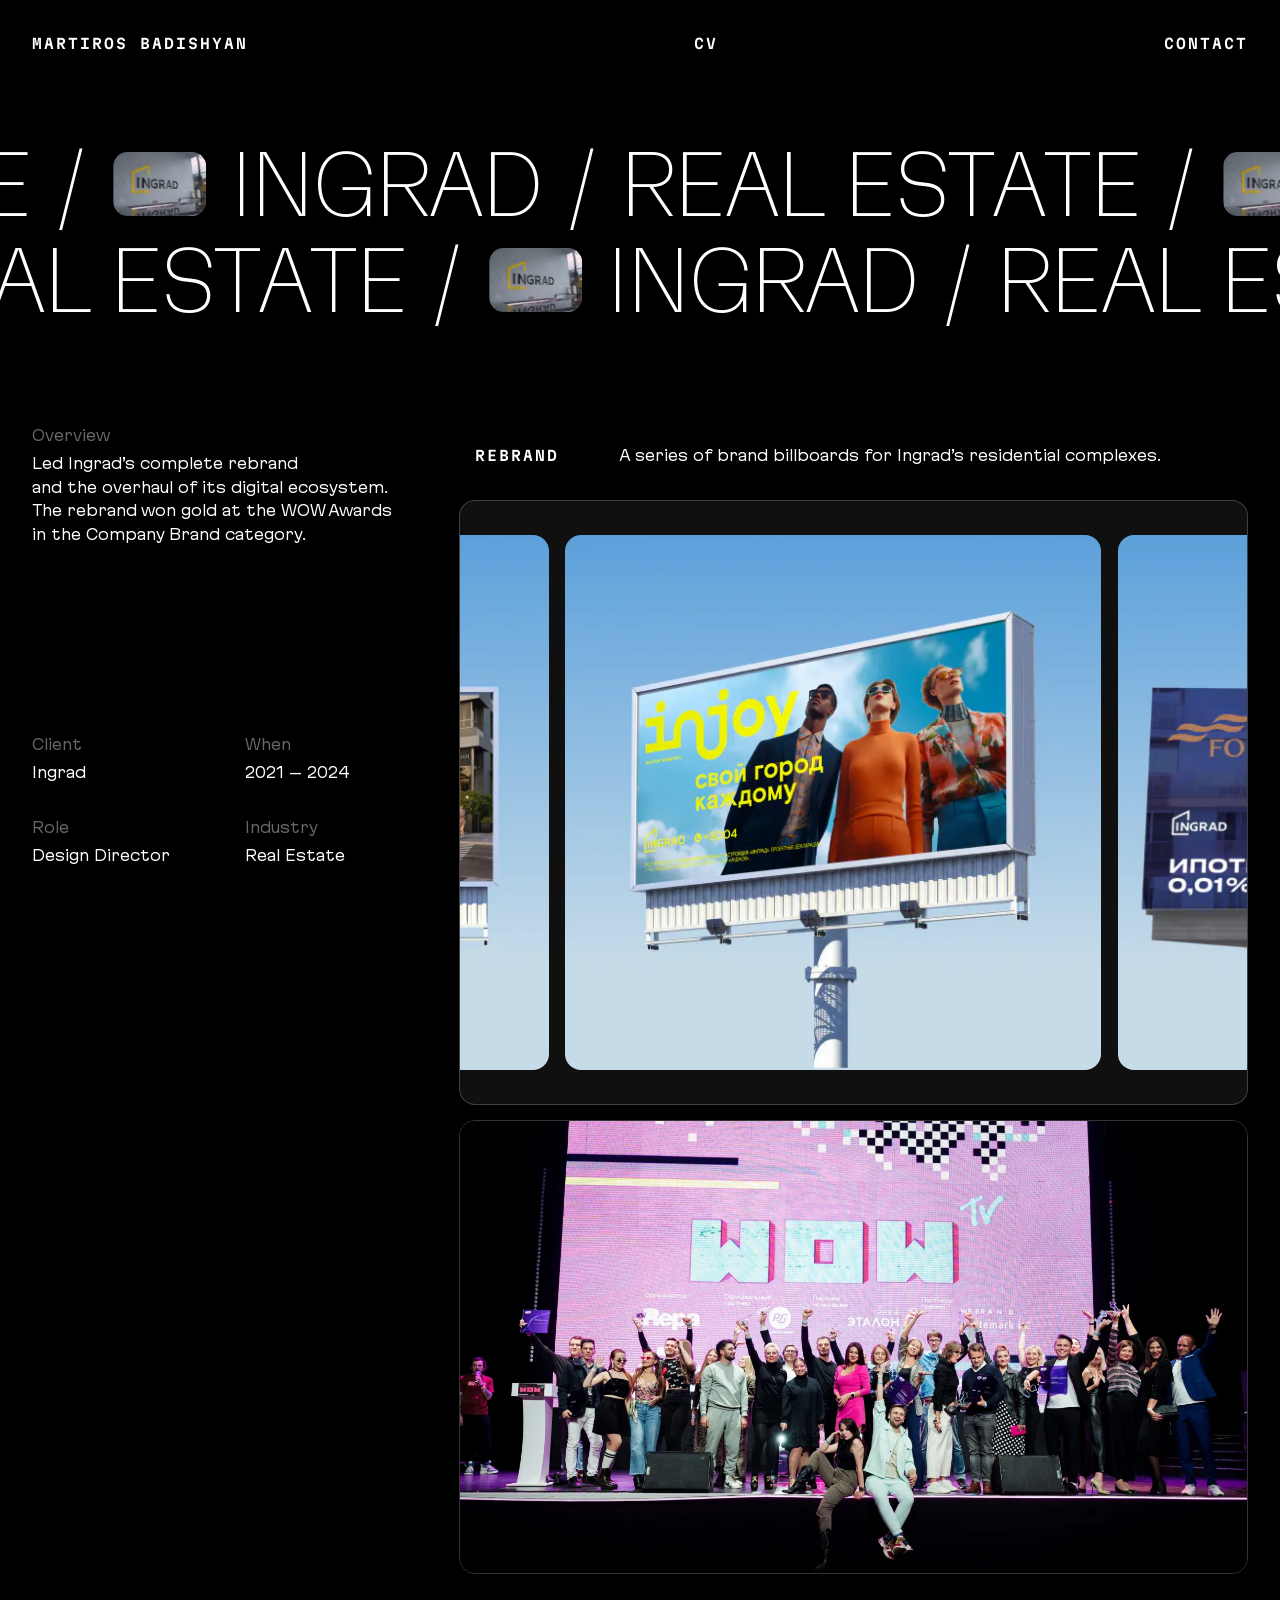
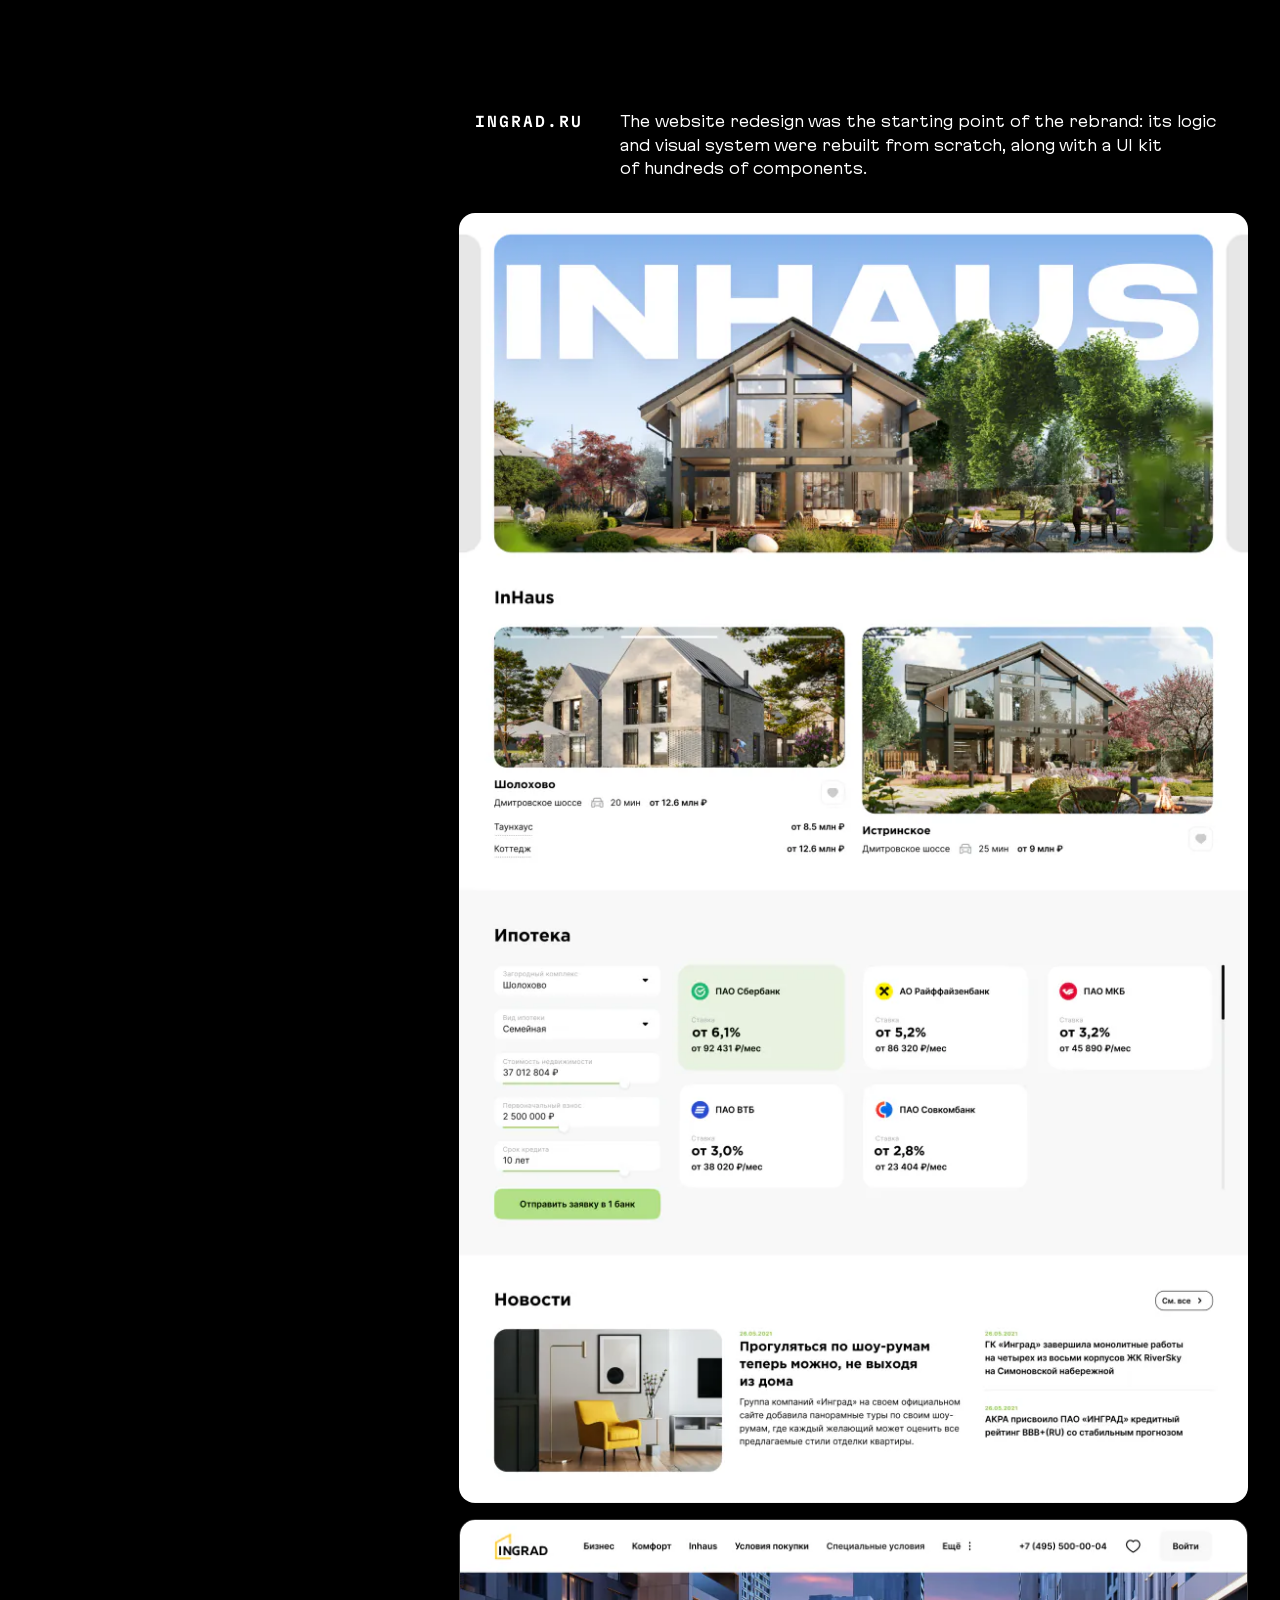
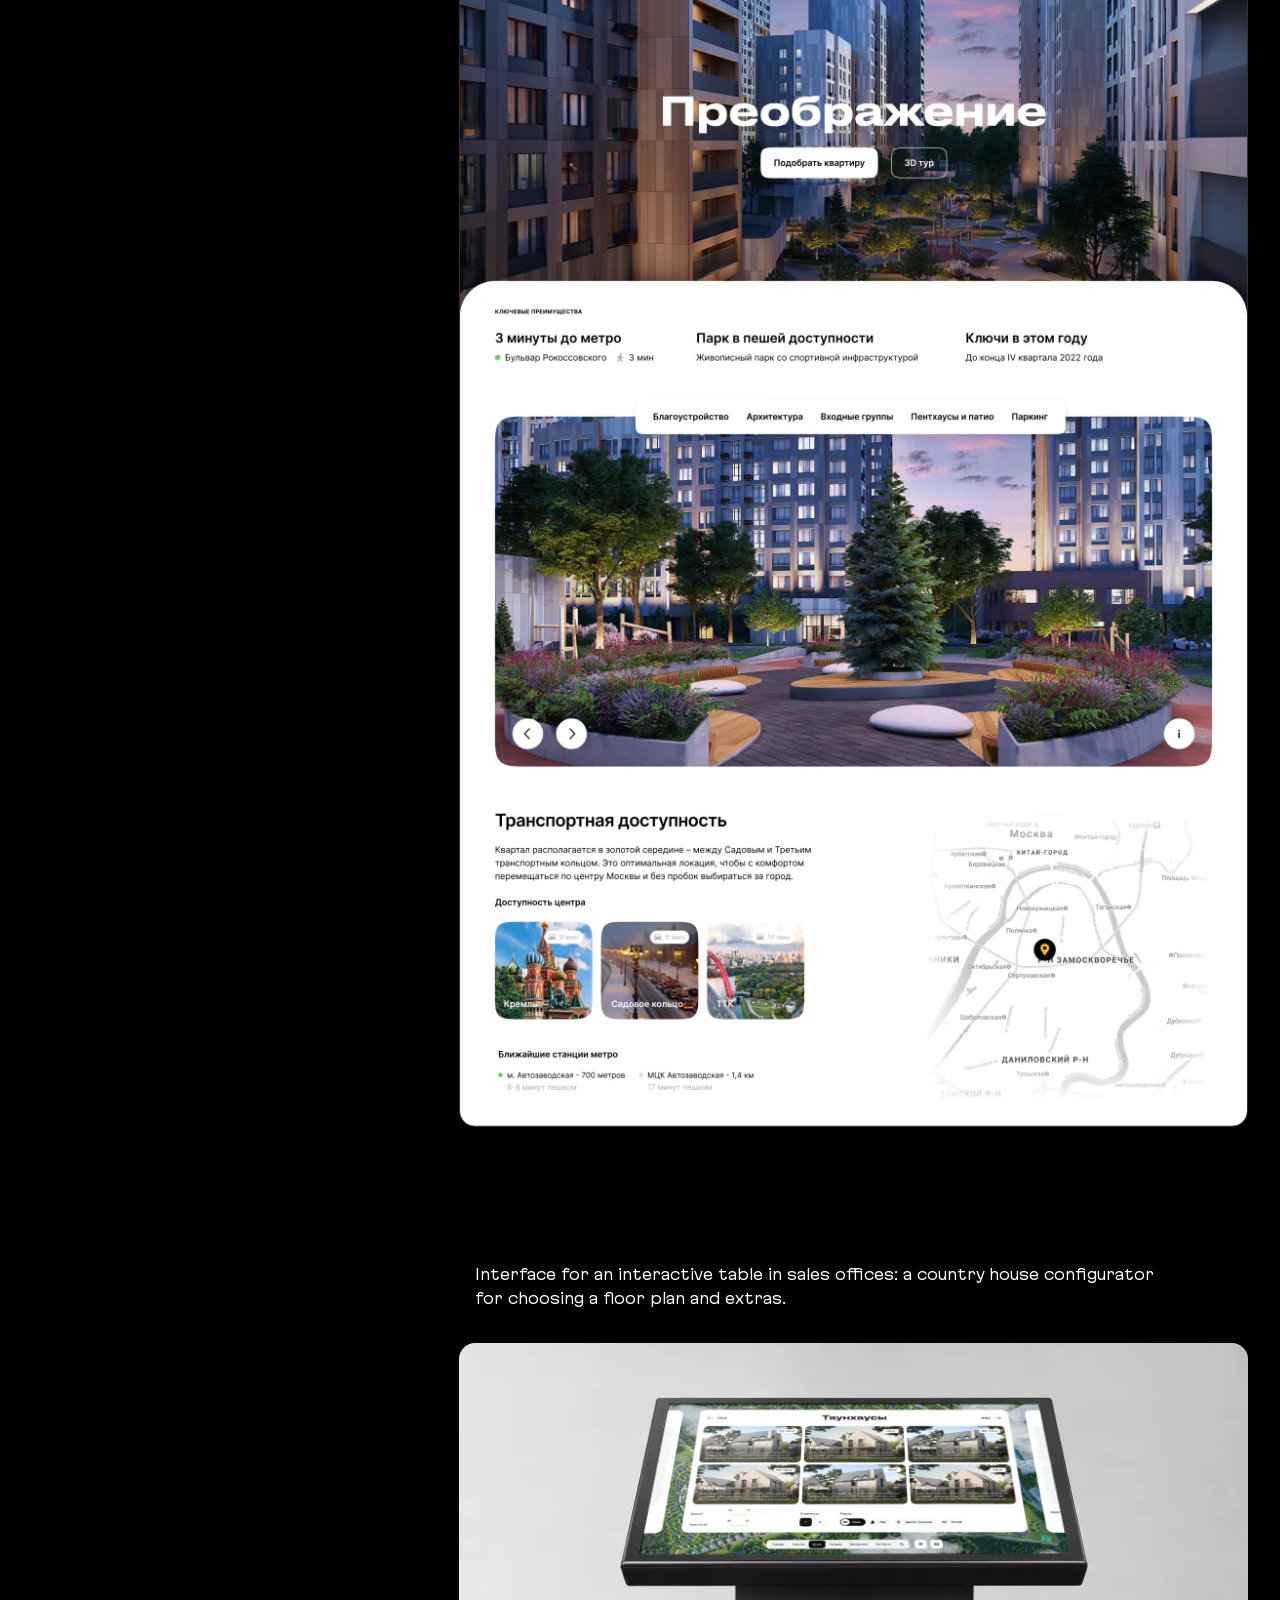
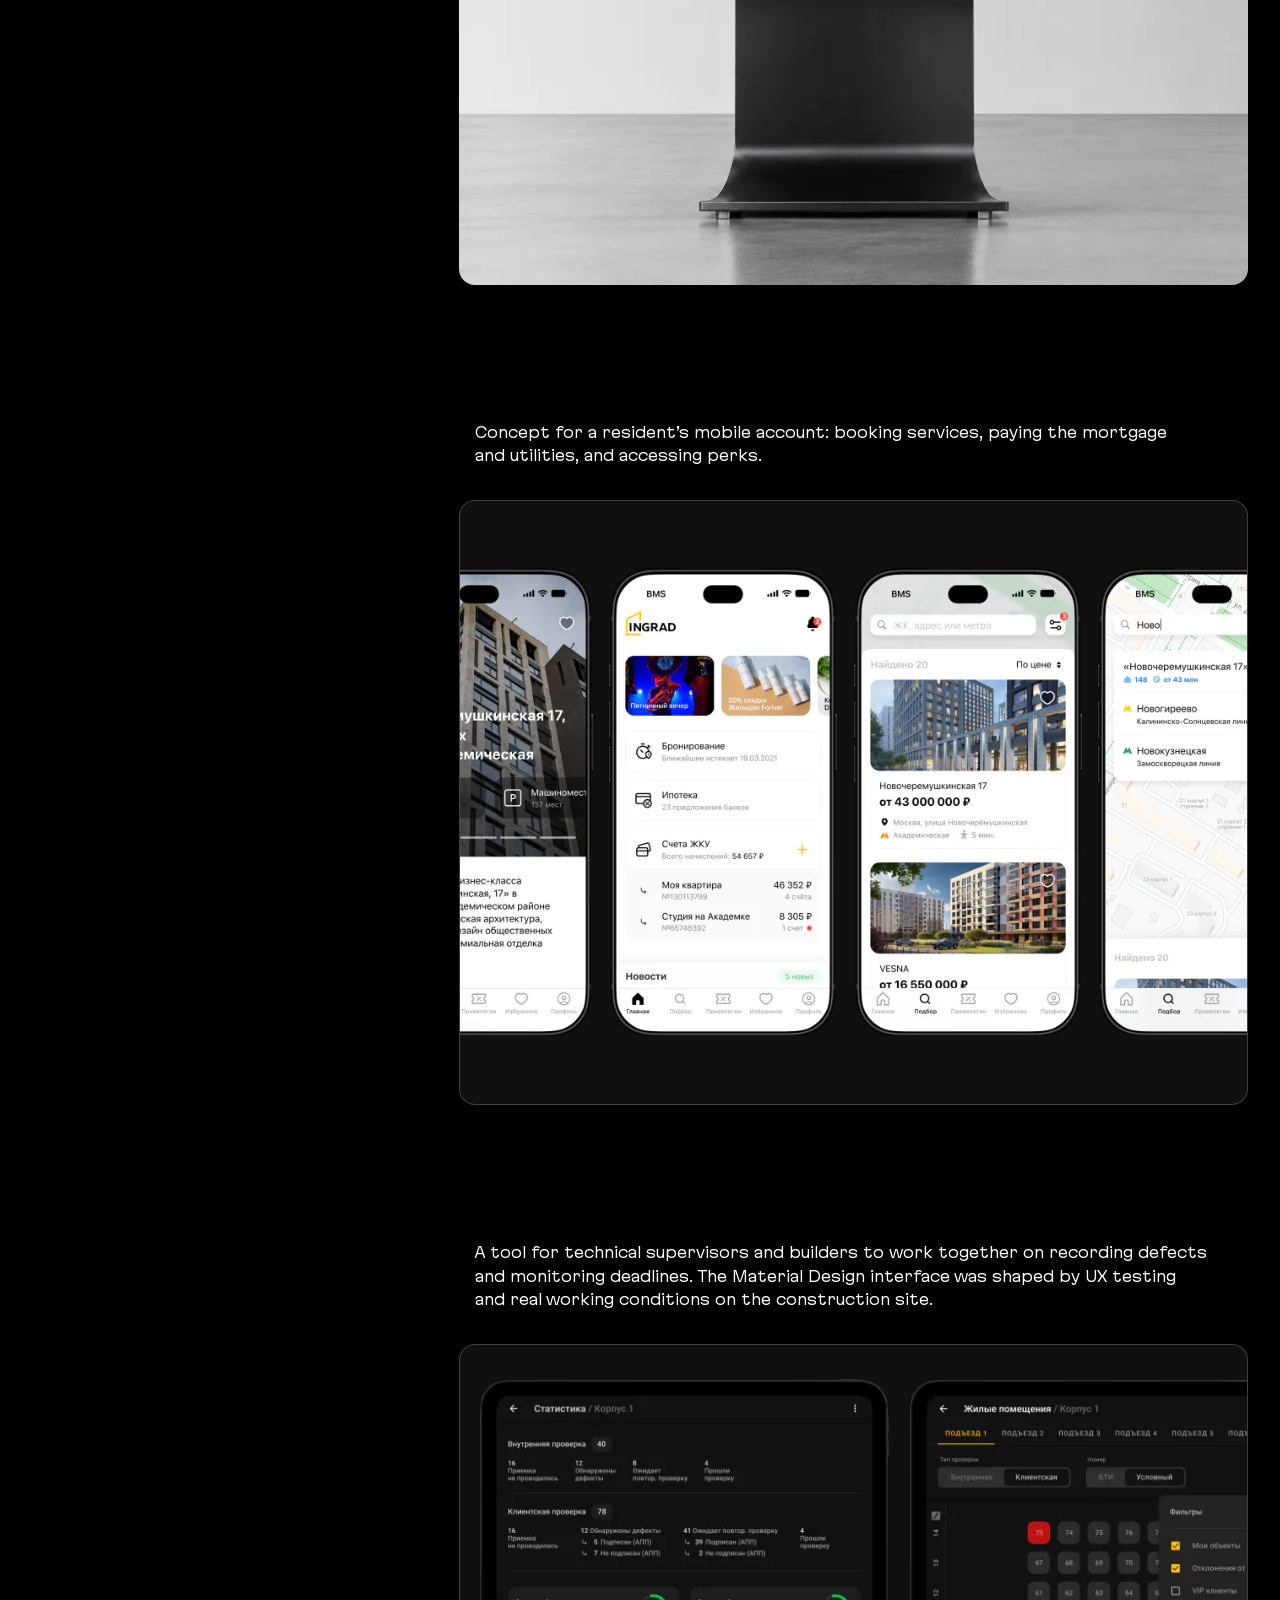
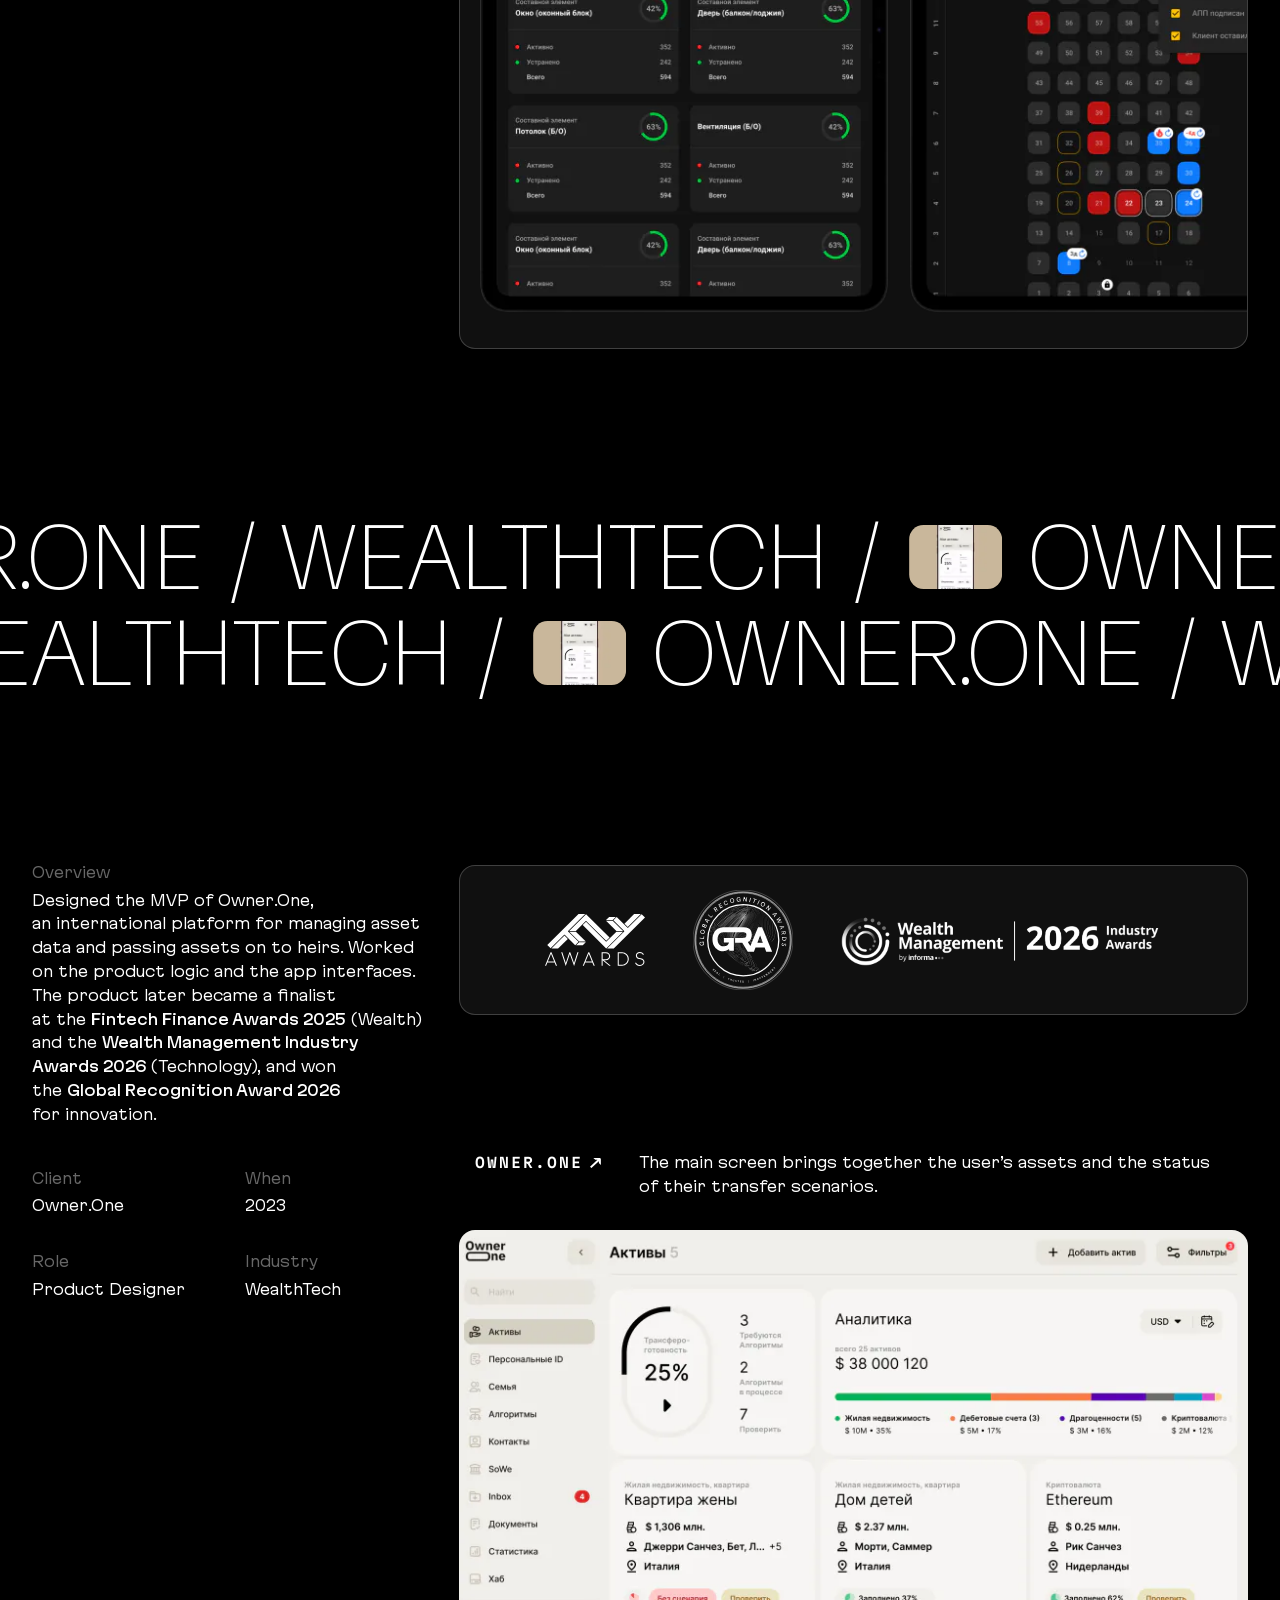
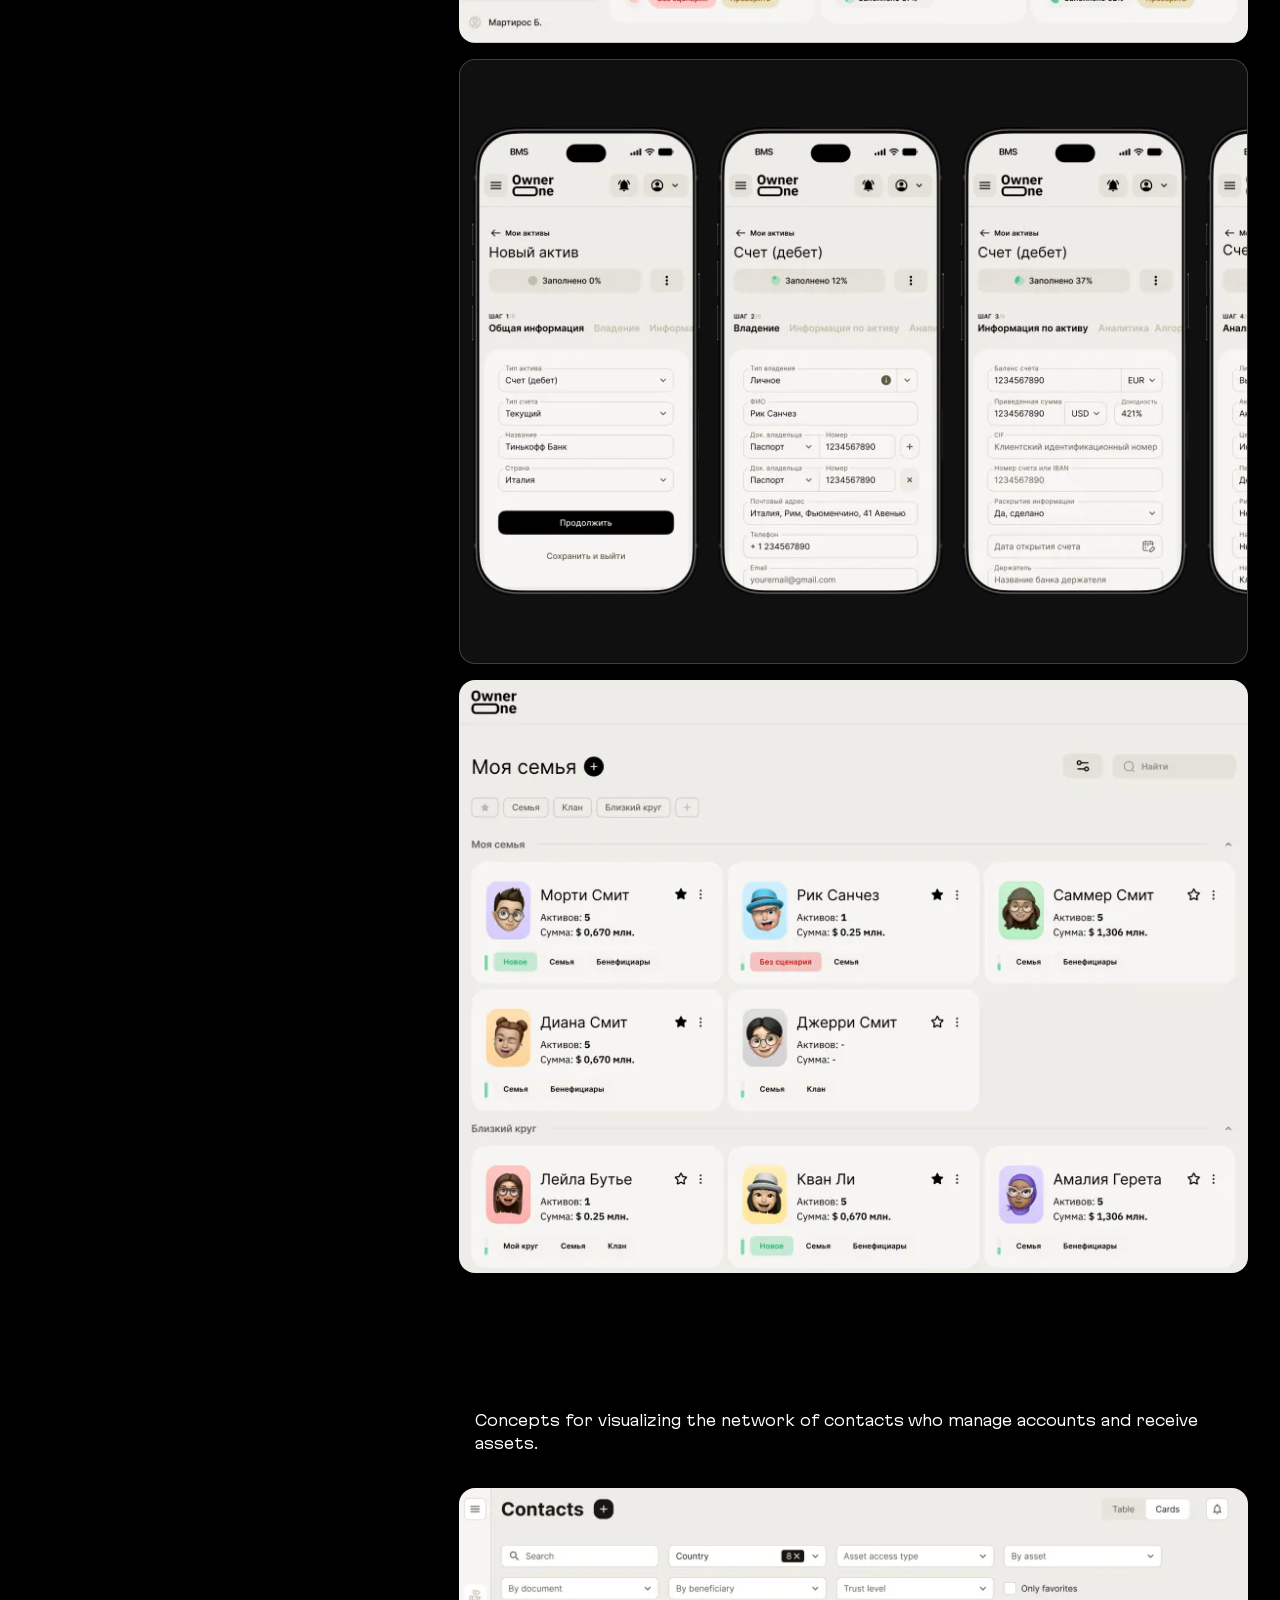
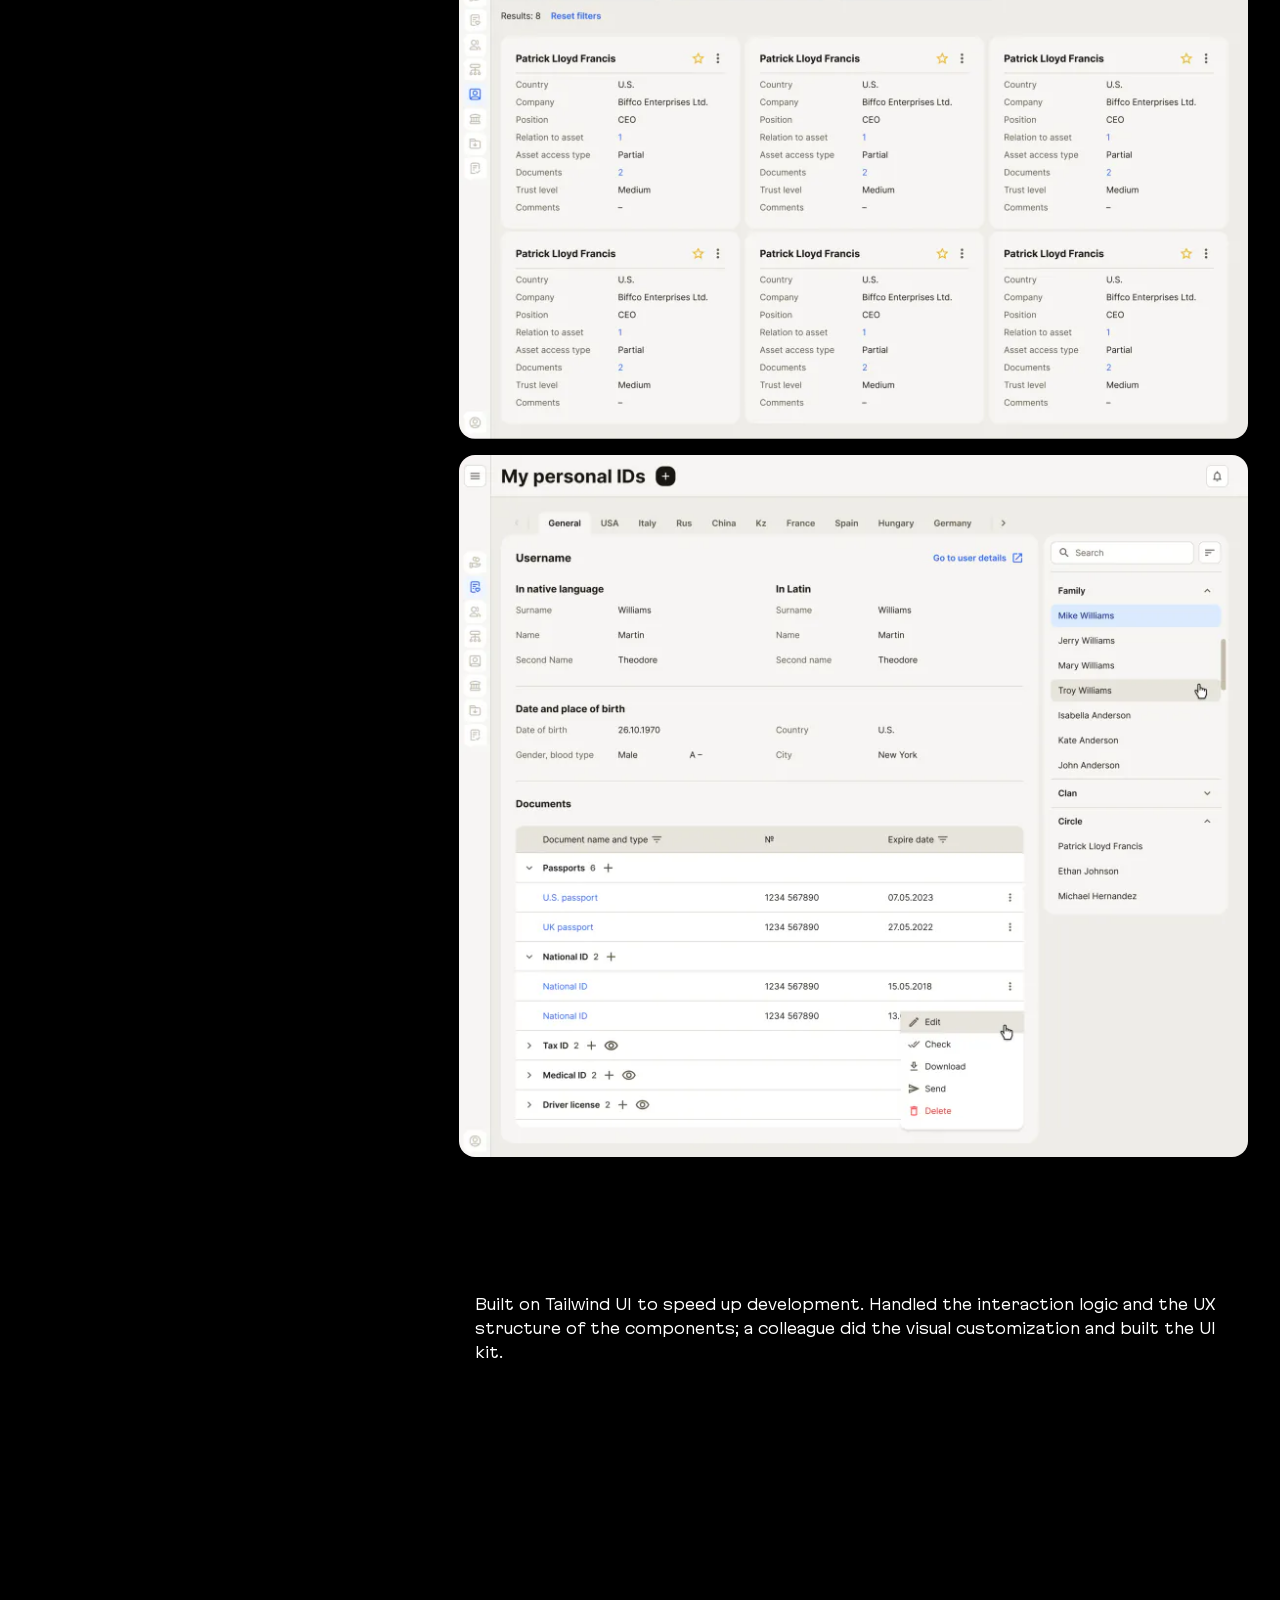
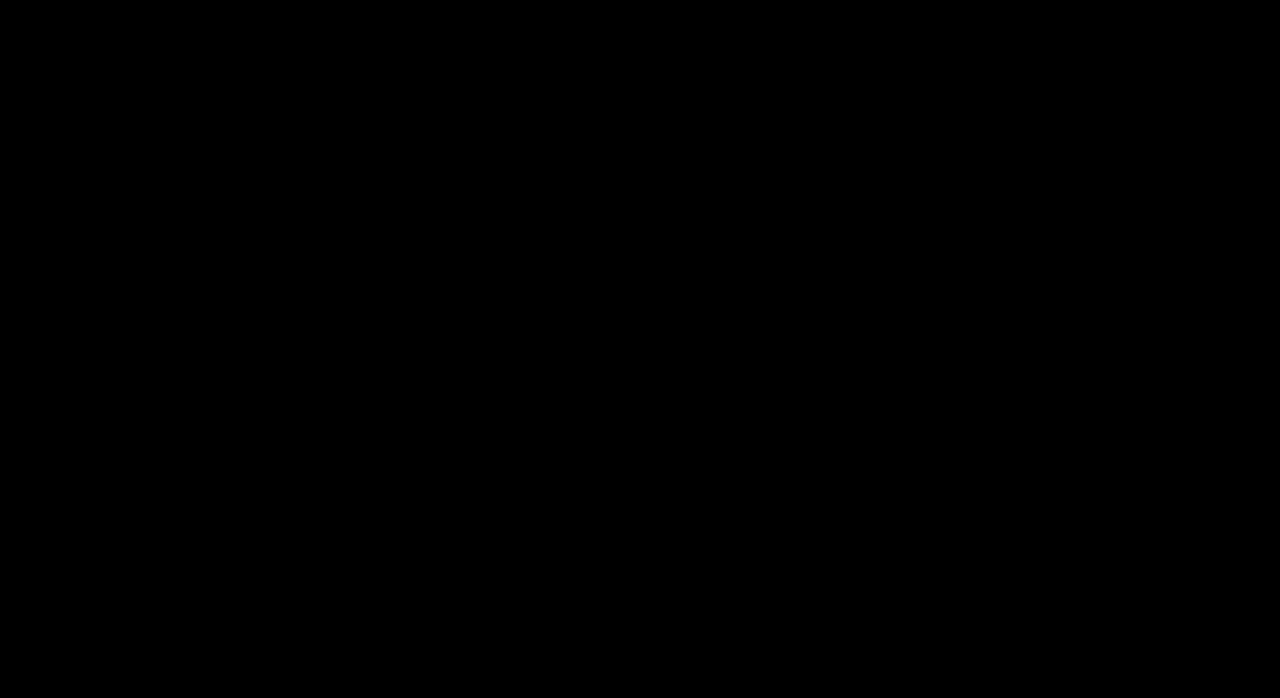
<file: en/ingrad.html>
<!DOCTYPE html><!--e9ZHUicWxz8yHm6qm8V3A--><html lang="en" class="__variable_58f898"><head><meta charSet="utf-8"/><meta name="viewport" content="width=device-width, initial-scale=1"/><link rel="preload" href="/_next/static/media/d74b776de7ffedde-s.p.woff2" as="font" crossorigin="" type="font/woff2"/><link rel="stylesheet" href="/_next/static/css/91978d6b36ca3895.css" data-precedence="next"/><link rel="preload" as="script" fetchPriority="low" href="/_next/static/chunks/webpack-d15b27e1f25c1fc1.js"/><script src="/_next/static/chunks/4bd1b696-c023c6e3521b1417.js" async=""></script><script src="/_next/static/chunks/255-2005b055456c798b.js" async=""></script><script src="/_next/static/chunks/main-app-1b4500b93111eabf.js" async=""></script><script src="/_next/static/chunks/176-dbfe7d379a5d476e.js" async=""></script><script src="/_next/static/chunks/612-16c9ca7b276e64dc.js" async=""></script><script src="/_next/static/chunks/877-e512a332c5369705.js" async=""></script><script src="/_next/static/chunks/app/(en)/en/%5Bslug%5D/page-86d20aeadf0e2769.js" async=""></script><meta name="next-size-adjust" content=""/><meta name="theme-color" content="#000000"/><meta name="color-scheme" content="dark"/><title>Ingrad — Martiros Badishyan</title><meta name="description" content="Led Ingrad’s complete rebrand and the overhaul of its digital ecosystem. The rebrand won gold at the WOW Awards in the Company Brand category."/><link rel="canonical" href="https://badishyan.com/en/ingrad"/><link rel="alternate" hrefLang="ru" href="https://badishyan.com/ingrad"/><link rel="alternate" hrefLang="en" href="https://badishyan.com/en/ingrad"/><meta property="og:title" content="Ingrad — Martiros Badishyan"/><meta property="og:description" content="Led Ingrad’s complete rebrand and the overhaul of its digital ecosystem. The rebrand won gold at the WOW Awards in the Company Brand category."/><meta property="og:url" content="https://badishyan.com/en/ingrad"/><meta property="og:site_name" content="Martiros Badishyan"/><meta property="og:locale" content="en_US"/><meta property="og:image" content="https://badishyan.com/og.png"/><meta property="og:image:width" content="1200"/><meta property="og:image:height" content="630"/><meta property="og:locale:alternate" content="ru_RU"/><meta property="og:type" content="website"/><meta name="twitter:card" content="summary_large_image"/><meta name="twitter:title" content="Ingrad — Martiros Badishyan"/><meta name="twitter:description" content="Led Ingrad’s complete rebrand and the overhaul of its digital ecosystem. The rebrand won gold at the WOW Awards in the Company Brand category."/><meta name="twitter:image" content="https://badishyan.com/og.png"/><link rel="icon" href="/favicon.ico" type="image/x-icon" sizes="16x16"/><link rel="icon" href="/icon.svg?dc76ed37b3e27393" type="image/svg+xml" sizes="any"/><link rel="apple-touch-icon" href="/apple-icon.png?2944dd69cf27ddbf" type="image/png" sizes="180x180"/><script src="/_next/static/chunks/polyfills-42372ed130431b0a.js" noModule=""></script></head><body><div hidden=""><!--$--><!--/$--></div><script type="application/ld+json">{"@context":"https://schema.org","@graph":[{"@type":"Person","@id":"https://badishyan.com/#person","name":"Martiros Badishyan","alternateName":"Мартирос Бадишян","jobTitle":"Design Director","description":"Over 15 years in digital design, branding, and advertising. I lead teams and design interfaces, design systems, and identities hands-on.","url":"https://badishyan.com/en","image":"https://badishyan.com/og.png","email":"mailto:badishyan@gmail.com","sameAs":["https://t.me/Badishyan","https://www.instagram.com/b.martiros/"],"address":{"@type":"PostalAddress","addressLocality":"Moscow","addressCountry":"RU"},"knowsAbout":["Digital design","Branding","UX/UI","Design systems","Art direction"]},{"@type":"CreativeWork","name":"Ingrad","description":"Led Ingrad’s complete rebrand and the overhaul of its digital ecosystem. The rebrand won gold at the WOW Awards in the Company Brand category.","url":"https://badishyan.com/en/ingrad","inLanguage":"en","image":"https://badishyan.com/projects/ingrad.webp","genre":"Real Estate","temporalCoverage":"2021/2024","creator":{"@id":"https://badishyan.com/#person"}}]}</script><header class="fixed inset-x-0 top-0 z-50 flex h-[5.5rem] items-center px-4 md:px-8"><div aria-hidden="true" class="pointer-events-none absolute inset-x-0 top-0 -z-10 h-[7.5rem]"><div class="absolute inset-0" style="backdrop-filter:blur(0.5px);-webkit-backdrop-filter:blur(0.5px);mask-image:linear-gradient(to top, transparent 0%, #000 20%, #000 40%, transparent 60%);-webkit-mask-image:linear-gradient(to top, transparent 0%, #000 20%, #000 40%, transparent 60%)"></div><div class="absolute inset-0" style="backdrop-filter:blur(1px);-webkit-backdrop-filter:blur(1px);mask-image:linear-gradient(to top, transparent 20%, #000 40%, #000 60%, transparent 80%);-webkit-mask-image:linear-gradient(to top, transparent 20%, #000 40%, #000 60%, transparent 80%)"></div><div class="absolute inset-0" style="backdrop-filter:blur(2px);-webkit-backdrop-filter:blur(2px);mask-image:linear-gradient(to top, transparent 40%, #000 60%, #000 80%, transparent 100%);-webkit-mask-image:linear-gradient(to top, transparent 40%, #000 60%, #000 80%, transparent 100%)"></div><div class="absolute inset-0" style="backdrop-filter:blur(4px);-webkit-backdrop-filter:blur(4px);mask-image:linear-gradient(to top, transparent 60%, #000 80%, #000 100%, transparent 120%);-webkit-mask-image:linear-gradient(to top, transparent 60%, #000 80%, #000 100%, transparent 120%)"></div><div class="absolute inset-0" style="backdrop-filter:blur(8px);-webkit-backdrop-filter:blur(8px);mask-image:linear-gradient(to top, transparent 80%, #000 100%);-webkit-mask-image:linear-gradient(to top, transparent 80%, #000 100%)"></div><div class="absolute inset-0 bg-[linear-gradient(to_bottom,rgb(0_0_0/0.8),rgb(0_0_0/0.4)_45%,transparent)]"></div></div><nav class="site-nav label-caps flex flex-1 items-center justify-between leading-[1.7]" aria-label="Main navigation"><a aria-label="M.B. Martiros Badishyan" href="/en"><span class="md:hidden"><span aria-hidden="true" class="whitespace-pre">M.B.</span></span><span class="hidden md:block"><span aria-hidden="true" class="whitespace-pre">Martiros Badishyan</span></span></a><a href="/martiros-badishyan-cv-en.pdf" target="_blank" rel="noopener noreferrer" aria-label="CV"><span aria-hidden="true" class="whitespace-pre">CV</span></a><button type="button" aria-expanded="false" aria-label="Contact" class="cursor-pointer uppercase"><span aria-hidden="true" class="whitespace-pre">Contact</span></button></nav></header><main><div aria-hidden="true" class="divider overflow-hidden divider--intro pt-[7rem] pb-16 lg:pt-[8.5rem] lg:pb-24"><div class="text-[min(3rem,calc((100vw-1.5rem)/8.6))] font-[100] uppercase leading-[1.2] whitespace-pre [font-stretch:100%] md:text-[5rem]"><div class="divider-enter divider-row--left-enter"><div class="divider-drift divider-row--left-drift" style="--reps:8"><p class="divider-row divider-row--left"> / <span class="divider-pill"><video src="/projects/ingrad-pill.mp4" poster="/projects/ingrad-pill.webp" muted="" loop="" playsInline="" preload="none" disablePictureInPicture="" disableRemotePlayback="" aria-hidden="true" tabindex="-1" class="size-full object-cover"></video></span> Ingrad<!-- --> / Real Estate<!-- --> / <span class="divider-pill"><video src="/projects/ingrad-pill.mp4" poster="/projects/ingrad-pill.webp" muted="" loop="" playsInline="" preload="none" disablePictureInPicture="" disableRemotePlayback="" aria-hidden="true" tabindex="-1" class="size-full object-cover"></video></span> Ingrad<!-- --> / Real Estate<!-- --> / <span class="divider-pill"><video src="/projects/ingrad-pill.mp4" poster="/projects/ingrad-pill.webp" muted="" loop="" playsInline="" preload="none" disablePictureInPicture="" disableRemotePlayback="" aria-hidden="true" tabindex="-1" class="size-full object-cover"></video></span> Ingrad<!-- --> / Real Estate<!-- --> / <span class="divider-pill"><video src="/projects/ingrad-pill.mp4" poster="/projects/ingrad-pill.webp" muted="" loop="" playsInline="" preload="none" disablePictureInPicture="" disableRemotePlayback="" aria-hidden="true" tabindex="-1" class="size-full object-cover"></video></span> Ingrad<!-- --> / Real Estate<!-- --> / <span class="divider-pill"><video src="/projects/ingrad-pill.mp4" poster="/projects/ingrad-pill.webp" muted="" loop="" playsInline="" preload="none" disablePictureInPicture="" disableRemotePlayback="" aria-hidden="true" tabindex="-1" class="size-full object-cover"></video></span> Ingrad<!-- --> / Real Estate<!-- --> / <span class="divider-pill"><video src="/projects/ingrad-pill.mp4" poster="/projects/ingrad-pill.webp" muted="" loop="" playsInline="" preload="none" disablePictureInPicture="" disableRemotePlayback="" aria-hidden="true" tabindex="-1" class="size-full object-cover"></video></span> Ingrad<!-- --> / Real Estate<!-- --> / <span class="divider-pill"><video src="/projects/ingrad-pill.mp4" poster="/projects/ingrad-pill.webp" muted="" loop="" playsInline="" preload="none" disablePictureInPicture="" disableRemotePlayback="" aria-hidden="true" tabindex="-1" class="size-full object-cover"></video></span> Ingrad<!-- --> / Real Estate<!-- --> / <span class="divider-pill"><video src="/projects/ingrad-pill.mp4" poster="/projects/ingrad-pill.webp" muted="" loop="" playsInline="" preload="none" disablePictureInPicture="" disableRemotePlayback="" aria-hidden="true" tabindex="-1" class="size-full object-cover"></video></span> Ingrad<!-- --> / Real Estate</p></div></div><div class="divider-enter divider-row--right-enter"><div class="divider-drift divider-row--right-drift" style="--reps:8"><p class="divider-row divider-row--right"> / <span class="divider-pill"><video src="/projects/ingrad-pill.mp4" poster="/projects/ingrad-pill.webp" muted="" loop="" playsInline="" preload="none" disablePictureInPicture="" disableRemotePlayback="" aria-hidden="true" tabindex="-1" class="size-full object-cover"></video></span> Ingrad<!-- --> / Real Estate<!-- --> / <span class="divider-pill"><video src="/projects/ingrad-pill.mp4" poster="/projects/ingrad-pill.webp" muted="" loop="" playsInline="" preload="none" disablePictureInPicture="" disableRemotePlayback="" aria-hidden="true" tabindex="-1" class="size-full object-cover"></video></span> Ingrad<!-- --> / Real Estate<!-- --> / <span class="divider-pill"><video src="/projects/ingrad-pill.mp4" poster="/projects/ingrad-pill.webp" muted="" loop="" playsInline="" preload="none" disablePictureInPicture="" disableRemotePlayback="" aria-hidden="true" tabindex="-1" class="size-full object-cover"></video></span> Ingrad<!-- --> / Real Estate<!-- --> / <span class="divider-pill"><video src="/projects/ingrad-pill.mp4" poster="/projects/ingrad-pill.webp" muted="" loop="" playsInline="" preload="none" disablePictureInPicture="" disableRemotePlayback="" aria-hidden="true" tabindex="-1" class="size-full object-cover"></video></span> Ingrad<!-- --> / Real Estate<!-- --> / <span class="divider-pill"><video src="/projects/ingrad-pill.mp4" poster="/projects/ingrad-pill.webp" muted="" loop="" playsInline="" preload="none" disablePictureInPicture="" disableRemotePlayback="" aria-hidden="true" tabindex="-1" class="size-full object-cover"></video></span> Ingrad<!-- --> / Real Estate<!-- --> / <span class="divider-pill"><video src="/projects/ingrad-pill.mp4" poster="/projects/ingrad-pill.webp" muted="" loop="" playsInline="" preload="none" disablePictureInPicture="" disableRemotePlayback="" aria-hidden="true" tabindex="-1" class="size-full object-cover"></video></span> Ingrad<!-- --> / Real Estate<!-- --> / <span class="divider-pill"><video src="/projects/ingrad-pill.mp4" poster="/projects/ingrad-pill.webp" muted="" loop="" playsInline="" preload="none" disablePictureInPicture="" disableRemotePlayback="" aria-hidden="true" tabindex="-1" class="size-full object-cover"></video></span> Ingrad<!-- --> / Real Estate<!-- --> / <span class="divider-pill"><video src="/projects/ingrad-pill.mp4" poster="/projects/ingrad-pill.webp" muted="" loop="" playsInline="" preload="none" disablePictureInPicture="" disableRemotePlayback="" aria-hidden="true" tabindex="-1" class="size-full object-cover"></video></span> Ingrad<!-- --> / Real Estate</p></div></div></div></div><section data-case="ingrad" aria-label="Ingrad" class="grid gap-x-8 gap-y-24 px-3 md:px-8 lg:grid-cols-[minmax(0,1fr)_minmax(0,2fr)] case-enter"><h1 class="sr-only">Ingrad</h1><aside class="flex flex-col gap-10 text-[0.875rem] leading-[1.7] lg:sticky lg:top-[15.25rem] lg:h-[calc(100svh-17.25rem)] lg:min-h-[22.5rem] lg:justify-between"><div class="flex flex-col gap-1"><p class="text-muted">Overview</p><p class="max-w-[30rem]">Led Ingrad’s complete rebrand and the overhaul of its digital ecosystem. The rebrand won gold at the WOW Awards in the Company Brand category.</p></div><div class="flex flex-1 flex-col justify-end"><dl class="grid grid-cols-2 gap-x-8 gap-y-6 lg:sticky lg:bottom-8 lg:gap-y-8"><div class="flex flex-col gap-1"><dt class="text-muted">Client</dt><dd>Ingrad</dd></div><div class="flex flex-col gap-1"><dt class="text-muted">When</dt><dd>2021 – 2024</dd></div><div class="flex flex-col gap-1"><dt class="text-muted">Role</dt><dd>Design Director</dd></div><div class="flex flex-col gap-1"><dt class="text-muted">Industry</dt><dd>Real Estate</dd></div></dl></div></aside><div class="flex flex-col gap-20 md:gap-[7.5rem] lg:pt-1"><div class="flex flex-col gap-4"><div class="scroll-reveal flex flex-wrap items-start gap-x-8 gap-y-3 py-4 lg:px-4"><h2 class="label-caps w-[8.8125rem] max-w-[7.0625rem] leading-[1.7]">Rebrand</h2><p class="min-w-[min(20rem,100%)] flex-1 text-[0.875rem] leading-[1.7]">A series of brand billboards for Ingrad’s residential complexes.</p></div><div class="scroll-reveal"><div class="@container w-full"><div class="relative aspect-[752/576] w-full overflow-hidden rounded-2xl border border-line max-md:aspect-auto max-md:h-[calc(var(--mh)+2*var(--mp))]" style="background:#101010;--mh:min(86cqw, 29.96rem);--mp:4cqw"><div class="media-strip absolute inset-0 flex overflow-x-auto overflow-y-hidden py-[var(--dp)] px-[var(--dg)] gap-[var(--dg)] max-md:py-[var(--mp)] max-md:px-[var(--mg)] max-md:gap-[var(--mg)] [&amp;&gt;:first-child]:ml-auto [&amp;&gt;:last-child]:mr-auto " style="--dp:4.25531914893617cqw;--dg:calc(16 / 752 * 100cqw);--mg:3cqw"><img data-first="" style="aspect-ratio:1664 / 1664" src="/cases/ingrad/billboard-1-1664.webp" srcSet="/cases/ingrad/billboard-1-1664.webp 1664w, /cases/ingrad/billboard-1-1023.webp 1023w, /cases/ingrad/billboard-1-549.webp 549w" sizes="(max-width: 767.98px) calc((100vw - 24px) * 0.860), (min-width: 1024px) calc((100vw - 96px) * 0.667 * 0.681), (min-width: 768px) calc((100vw - 64px) * 0.681), calc((100vw - 24px) * 0.681)" width="1664" height="1664" alt="Billboard for an Ingrad residential complex (1 of 5)" loading="lazy" draggable="false" class="strip-shot h-full w-auto max-w-none shrink-0 select-none object-cover rounded-2xl"/><img style="aspect-ratio:1664 / 1664" src="/cases/ingrad/billboard-2-1664.webp" srcSet="/cases/ingrad/billboard-2-1664.webp 1664w, /cases/ingrad/billboard-2-1023.webp 1023w, /cases/ingrad/billboard-2-549.webp 549w" sizes="(max-width: 767.98px) calc((100vw - 24px) * 0.860), (min-width: 1024px) calc((100vw - 96px) * 0.667 * 0.681), (min-width: 768px) calc((100vw - 64px) * 0.681), calc((100vw - 24px) * 0.681)" width="1664" height="1664" alt="Billboard for an Ingrad residential complex (2 of 5)" loading="lazy" draggable="false" class="strip-shot h-full w-auto max-w-none shrink-0 select-none object-cover rounded-2xl"/><img style="aspect-ratio:1664 / 1664" src="/cases/ingrad/billboard-3-1664.webp" srcSet="/cases/ingrad/billboard-3-1664.webp 1664w, /cases/ingrad/billboard-3-1023.webp 1023w, /cases/ingrad/billboard-3-549.webp 549w" sizes="(max-width: 767.98px) calc((100vw - 24px) * 0.860), (min-width: 1024px) calc((100vw - 96px) * 0.667 * 0.681), (min-width: 768px) calc((100vw - 64px) * 0.681), calc((100vw - 24px) * 0.681)" width="1664" height="1664" alt="Billboard for an Ingrad residential complex (3 of 5)" loading="lazy" draggable="false" class="strip-shot h-full w-auto max-w-none shrink-0 select-none object-cover rounded-2xl"/><img style="aspect-ratio:1664 / 1664" src="/cases/ingrad/billboard-4-1664.webp" srcSet="/cases/ingrad/billboard-4-1664.webp 1664w, /cases/ingrad/billboard-4-1023.webp 1023w, /cases/ingrad/billboard-4-549.webp 549w" sizes="(max-width: 767.98px) calc((100vw - 24px) * 0.860), (min-width: 1024px) calc((100vw - 96px) * 0.667 * 0.681), (min-width: 768px) calc((100vw - 64px) * 0.681), calc((100vw - 24px) * 0.681)" width="1664" height="1664" alt="Billboard for an Ingrad residential complex (4 of 5)" loading="lazy" draggable="false" class="strip-shot h-full w-auto max-w-none shrink-0 select-none object-cover rounded-2xl"/><img style="aspect-ratio:1664 / 1664" src="/cases/ingrad/billboard-5-1664.webp" srcSet="/cases/ingrad/billboard-5-1664.webp 1664w, /cases/ingrad/billboard-5-1023.webp 1023w, /cases/ingrad/billboard-5-549.webp 549w" sizes="(max-width: 767.98px) calc((100vw - 24px) * 0.860), (min-width: 1024px) calc((100vw - 96px) * 0.667 * 0.681), (min-width: 768px) calc((100vw - 64px) * 0.681), calc((100vw - 24px) * 0.681)" width="1664" height="1664" alt="Billboard for an Ingrad residential complex (5 of 5)" loading="lazy" draggable="false" class="strip-shot h-full w-auto max-w-none shrink-0 select-none object-cover rounded-2xl"/></div></div></div></div><div class="scroll-reveal"><img src="/cases/ingrad/wow.webp" width="1504" height="1000" alt="WOW Awards trophy for the Ingrad rebrand" loading="lazy" class="h-auto w-full rounded-2xl object-cover border border-line object-top" style="aspect-ratio:1.7407407407407407"/></div></div><div class="flex flex-col gap-4"><div class="scroll-reveal flex flex-wrap items-start gap-x-8 gap-y-3 py-4 lg:px-4"><h2 class="label-caps w-[8.8125rem] max-w-[7.0625rem] leading-[1.7]">Ingrad.ru</h2><p class="min-w-[min(20rem,100%)] flex-1 text-[0.875rem] leading-[1.7]">The website redesign was the starting point of the rebrand: its logic and visual system were rebuilt from scratch, along with a UI kit of hundreds of components.</p></div><div class="scroll-reveal"><img src="/cases/ingrad/site-1-2444.webp" srcSet="/cases/ingrad/site-1-2444.webp 2444w, /cases/ingrad/site-1-1503.webp 1503w, /cases/ingrad/site-1-807.webp 807w" sizes="(min-width: 1024px) calc((100vw - 96px) * 0.667 * 1.000), (min-width: 768px) calc((100vw - 64px) * 1.000), calc((100vw - 24px) * 1.000)" width="2444" height="3992" alt="ingrad.ru home page" loading="lazy" class="h-auto w-full rounded-2xl object-cover  "/></div><div class="scroll-reveal"><img src="/cases/ingrad/site-2-2444.webp" srcSet="/cases/ingrad/site-2-2444.webp 2444w, /cases/ingrad/site-2-1503.webp 1503w, /cases/ingrad/site-2-807.webp 807w" sizes="(min-width: 1024px) calc((100vw - 96px) * 0.667 * 1.000), (min-width: 768px) calc((100vw - 64px) * 1.000), calc((100vw - 24px) * 1.000)" width="2444" height="3743" alt="ingrad.ru pages" loading="lazy" class="h-auto w-full rounded-2xl object-cover border border-line object-bottom"/></div></div><div class="flex flex-col gap-4"><div class="scroll-reveal flex flex-wrap items-start gap-x-8 gap-y-3 py-4 lg:px-4"><p class="min-w-[min(20rem,100%)] flex-1 text-[0.875rem] leading-[1.7]">Interface for an interactive table in sales offices: a country house configurator for choosing a floor plan and extras.</p></div><div class="scroll-reveal"><img src="/cases/ingrad/table-2444.webp" srcSet="/cases/ingrad/table-2444.webp 2444w, /cases/ingrad/table-1503.webp 1503w, /cases/ingrad/table-807.webp 807w" sizes="(min-width: 1024px) calc((100vw - 96px) * 0.667 * 1.000), (min-width: 768px) calc((100vw - 64px) * 1.000), calc((100vw - 24px) * 1.000)" width="2444" height="1675" alt="Country house configurator on the interactive table" loading="lazy" class="h-auto w-full rounded-2xl object-cover  "/></div></div><div class="flex flex-col gap-4"><div class="scroll-reveal flex flex-wrap items-start gap-x-8 gap-y-3 py-4 lg:px-4"><p class="min-w-[min(20rem,100%)] flex-1 text-[0.875rem] leading-[1.7]">Concept for a resident’s mobile account: booking services, paying the mortgage and utilities, and accessing perks.</p></div><div class="scroll-reveal"><div class="@container w-full"><div class="relative aspect-[752/576] w-full overflow-hidden rounded-2xl border border-line max-md:aspect-auto max-md:h-[calc(var(--mh)+2*var(--mp))]" style="background:#101010;--mh:min(119.25763125763126cqw, 26.21rem);--mp:4cqw"><div class="media-strip absolute inset-0 flex overflow-x-auto overflow-y-hidden py-[var(--dp)] px-[var(--dg)] gap-[var(--dg)] max-md:py-[var(--mp)] max-md:px-[var(--mg)] max-md:gap-[var(--mg)] [&amp;&gt;:first-child]:ml-auto [&amp;&gt;:last-child]:mr-auto " style="--dp:8.51063829787234cqw;--dg:calc(16 / 752 * 100cqw);--mg:3cqw"><img data-first="" style="aspect-ratio:819 / 1684" src="/cases/ingrad/app-1-819.webp" srcSet="/cases/ingrad/app-1-819.webp 819w, /cases/ingrad/app-1-504.webp 504w, /cases/ingrad/app-1-270.webp 270w" sizes="(max-width: 767.98px) calc((100vw - 24px) * 0.580), (min-width: 1024px) calc((100vw - 96px) * 0.667 * 0.290), (min-width: 768px) calc((100vw - 64px) * 0.290), calc((100vw - 24px) * 0.290)" width="819" height="1684" alt="Resident’s mobile account screen (1 of 4)" loading="lazy" draggable="false" class="strip-shot h-full w-auto max-w-none shrink-0 select-none object-cover "/><img style="aspect-ratio:819 / 1684" src="/cases/ingrad/app-2-819.webp" srcSet="/cases/ingrad/app-2-819.webp 819w, /cases/ingrad/app-2-504.webp 504w, /cases/ingrad/app-2-270.webp 270w" sizes="(max-width: 767.98px) calc((100vw - 24px) * 0.580), (min-width: 1024px) calc((100vw - 96px) * 0.667 * 0.290), (min-width: 768px) calc((100vw - 64px) * 0.290), calc((100vw - 24px) * 0.290)" width="819" height="1684" alt="Resident’s mobile account screen (2 of 4)" loading="lazy" draggable="false" class="strip-shot h-full w-auto max-w-none shrink-0 select-none object-cover "/><img style="aspect-ratio:819 / 1684" src="/cases/ingrad/app-3-819.webp" srcSet="/cases/ingrad/app-3-819.webp 819w, /cases/ingrad/app-3-504.webp 504w, /cases/ingrad/app-3-270.webp 270w" sizes="(max-width: 767.98px) calc((100vw - 24px) * 0.580), (min-width: 1024px) calc((100vw - 96px) * 0.667 * 0.290), (min-width: 768px) calc((100vw - 64px) * 0.290), calc((100vw - 24px) * 0.290)" width="819" height="1684" alt="Resident’s mobile account screen (3 of 4)" loading="lazy" draggable="false" class="strip-shot h-full w-auto max-w-none shrink-0 select-none object-cover "/><img style="aspect-ratio:819 / 1684" src="/cases/ingrad/app-4-819.webp" srcSet="/cases/ingrad/app-4-819.webp 819w, /cases/ingrad/app-4-504.webp 504w, /cases/ingrad/app-4-270.webp 270w" sizes="(max-width: 767.98px) calc((100vw - 24px) * 0.580), (min-width: 1024px) calc((100vw - 96px) * 0.667 * 0.290), (min-width: 768px) calc((100vw - 64px) * 0.290), calc((100vw - 24px) * 0.290)" width="819" height="1684" alt="Resident’s mobile account screen (4 of 4)" loading="lazy" draggable="false" class="strip-shot h-full w-auto max-w-none shrink-0 select-none object-cover "/></div></div></div></div></div><div class="flex flex-col gap-4"><div class="scroll-reveal flex flex-wrap items-start gap-x-8 gap-y-3 py-4 lg:px-4"><p class="min-w-[min(20rem,100%)] flex-1 text-[0.875rem] leading-[1.7]">A tool for technical supervisors and builders to work together on recording defects and monitoring deadlines. The Material Design interface was shaped by UX testing and real working conditions on the construction site.</p></div><div class="scroll-reveal"><div class="@container w-full"><div class="relative aspect-[752/576] w-full overflow-hidden rounded-2xl border border-line max-md:aspect-auto max-md:h-[calc(var(--mh)+2*var(--mp))]" style="background:#101010;--mh:min(111.62558502340094cqw, 29.96rem);--mp:4cqw"><div class="media-strip absolute inset-0 flex overflow-x-auto overflow-y-hidden py-[var(--dp)] px-[var(--dg)] gap-[var(--dg)] max-md:py-[var(--mp)] max-md:px-[var(--mg)] max-md:gap-[var(--mg)] [&amp;&gt;:first-child]:ml-auto [&amp;&gt;:last-child]:mr-auto " style="--dp:4.25531914893617cqw;--dg:calc(16 / 752 * 100cqw);--mg:3cqw"><img data-first="" style="aspect-ratio:1282 / 1664" src="/cases/ingrad/tech-1-1282.webp" srcSet="/cases/ingrad/tech-1-1282.webp 1282w, /cases/ingrad/tech-1-788.webp 788w, /cases/ingrad/tech-1-423.webp 423w" sizes="(max-width: 767.98px) calc((100vw - 24px) * 0.860), (min-width: 1024px) calc((100vw - 96px) * 0.667 * 0.525), (min-width: 768px) calc((100vw - 64px) * 0.525), calc((100vw - 24px) * 0.525)" width="1282" height="1664" alt="Technical supervision app screen (1 of 5)" loading="lazy" draggable="false" class="strip-shot h-full w-auto max-w-none shrink-0 select-none object-cover "/><img style="aspect-ratio:1282 / 1664" src="/cases/ingrad/tech-2-1282.webp" srcSet="/cases/ingrad/tech-2-1282.webp 1282w, /cases/ingrad/tech-2-788.webp 788w, /cases/ingrad/tech-2-423.webp 423w" sizes="(max-width: 767.98px) calc((100vw - 24px) * 0.860), (min-width: 1024px) calc((100vw - 96px) * 0.667 * 0.525), (min-width: 768px) calc((100vw - 64px) * 0.525), calc((100vw - 24px) * 0.525)" width="1282" height="1664" alt="Technical supervision app screen (2 of 5)" loading="lazy" draggable="false" class="strip-shot h-full w-auto max-w-none shrink-0 select-none object-cover "/><img style="aspect-ratio:1282 / 1664" src="/cases/ingrad/tech-3-1282.webp" srcSet="/cases/ingrad/tech-3-1282.webp 1282w, /cases/ingrad/tech-3-788.webp 788w, /cases/ingrad/tech-3-423.webp 423w" sizes="(max-width: 767.98px) calc((100vw - 24px) * 0.860), (min-width: 1024px) calc((100vw - 96px) * 0.667 * 0.525), (min-width: 768px) calc((100vw - 64px) * 0.525), calc((100vw - 24px) * 0.525)" width="1282" height="1664" alt="Technical supervision app screen (3 of 5)" loading="lazy" draggable="false" class="strip-shot h-full w-auto max-w-none shrink-0 select-none object-cover "/><img style="aspect-ratio:1282 / 1664" src="/cases/ingrad/tech-4-1282.webp" srcSet="/cases/ingrad/tech-4-1282.webp 1282w, /cases/ingrad/tech-4-788.webp 788w, /cases/ingrad/tech-4-423.webp 423w" sizes="(max-width: 767.98px) calc((100vw - 24px) * 0.860), (min-width: 1024px) calc((100vw - 96px) * 0.667 * 0.525), (min-width: 768px) calc((100vw - 64px) * 0.525), calc((100vw - 24px) * 0.525)" width="1282" height="1664" alt="Technical supervision app screen (4 of 5)" loading="lazy" draggable="false" class="strip-shot h-full w-auto max-w-none shrink-0 select-none object-cover "/><img style="aspect-ratio:1282 / 1664" src="/cases/ingrad/tech-5-1282.webp" srcSet="/cases/ingrad/tech-5-1282.webp 1282w, /cases/ingrad/tech-5-788.webp 788w, /cases/ingrad/tech-5-423.webp 423w" sizes="(max-width: 767.98px) calc((100vw - 24px) * 0.860), (min-width: 1024px) calc((100vw - 96px) * 0.667 * 0.525), (min-width: 768px) calc((100vw - 64px) * 0.525), calc((100vw - 24px) * 0.525)" width="1282" height="1664" alt="Technical supervision app screen (5 of 5)" loading="lazy" draggable="false" class="strip-shot h-full w-auto max-w-none shrink-0 select-none object-cover "/></div></div></div></div></div></div></section><div class="h-px"></div></main><!--$--><!--/$--><script src="/_next/static/chunks/webpack-d15b27e1f25c1fc1.js" id="_R_" async=""></script><script>(self.__next_f=self.__next_f||[]).push([0])</script><script>self.__next_f.push([1,"1:\"$Sreact.fragment\"\n2:I[9766,[],\"\"]\n3:I[8924,[],\"\"]\n4:I[2042,[\"176\",\"static/chunks/176-dbfe7d379a5d476e.js\",\"612\",\"static/chunks/612-16c9ca7b276e64dc.js\",\"877\",\"static/chunks/877-e512a332c5369705.js\",\"27\",\"static/chunks/app/(en)/en/%5Bslug%5D/page-86d20aeadf0e2769.js\"],\"Signature\"]\n5:I[741,[\"176\",\"static/chunks/176-dbfe7d379a5d476e.js\",\"612\",\"static/chunks/612-16c9ca7b276e64dc.js\",\"877\",\"static/chunks/877-e512a332c5369705.js\",\"27\",\"static/chunks/app/(en)/en/%5Bslug%5D/page-86d20aeadf0e2769.js\"],\"ScrollFallback\"]\n7:I[4431,[],\"OutletBoundary\"]\n9:I[5278,[],\"AsyncMetadataOutlet\"]\nb:I[4431,[],\"ViewportBoundary\"]\nd:I[4431,[],\"MetadataBoundary\"]\ne:\"$Sreact.suspense\"\n10:I[7150,[],\"\"]\n:HL[\"/_next/static/media/d74b776de7ffedde-s.p.woff2\",\"font\",{\"crossOrigin\":\"\",\"type\":\"font/woff2\"}]\n:HL[\"/_next/static/css/91978d6b36ca3895.css\",\"style\"]\n"])</script><script>self.__next_f.push([1,"0:{\"P\":null,\"b\":\"e9ZHUicWxz8yHm6qm8V3A\",\"p\":\"\",\"c\":[\"\",\"en\",\"ingrad\"],\"i\":false,\"f\":[[[\"\",{\"children\":[\"(en)\",{\"children\":[\"en\",{\"children\":[[\"slug\",\"ingrad\",\"d\"],{\"children\":[\"__PAGE__\",{}]}]},\"$undefined\",\"$undefined\",true]}]}],[\"\",[\"$\",\"$1\",\"c\",{\"children\":[null,[\"$\",\"$L2\",null,{\"parallelRouterKey\":\"children\",\"error\":\"$undefined\",\"errorStyles\":\"$undefined\",\"errorScripts\":\"$undefined\",\"template\":[\"$\",\"$L3\",null,{}],\"templateStyles\":\"$undefined\",\"templateScripts\":\"$undefined\",\"notFound\":[[[\"$\",\"title\",null,{\"children\":\"404: This page could not be found.\"}],[\"$\",\"div\",null,{\"style\":{\"fontFamily\":\"system-ui,\\\"Segoe UI\\\",Roboto,Helvetica,Arial,sans-serif,\\\"Apple Color Emoji\\\",\\\"Segoe UI Emoji\\\"\",\"height\":\"100vh\",\"textAlign\":\"center\",\"display\":\"flex\",\"flexDirection\":\"column\",\"alignItems\":\"center\",\"justifyContent\":\"center\"},\"children\":[\"$\",\"div\",null,{\"children\":[[\"$\",\"style\",null,{\"dangerouslySetInnerHTML\":{\"__html\":\"body{color:#000;background:#fff;margin:0}.next-error-h1{border-right:1px solid rgba(0,0,0,.3)}@media (prefers-color-scheme:dark){body{color:#fff;background:#000}.next-error-h1{border-right:1px solid rgba(255,255,255,.3)}}\"}}],[\"$\",\"h1\",null,{\"className\":\"next-error-h1\",\"style\":{\"display\":\"inline-block\",\"margin\":\"0 20px 0 0\",\"padding\":\"0 23px 0 0\",\"fontSize\":24,\"fontWeight\":500,\"verticalAlign\":\"top\",\"lineHeight\":\"49px\"},\"children\":404}],[\"$\",\"div\",null,{\"style\":{\"display\":\"inline-block\"},\"children\":[\"$\",\"h2\",null,{\"style\":{\"fontSize\":14,\"fontWeight\":400,\"lineHeight\":\"49px\",\"margin\":0},\"children\":\"This page could not be found.\"}]}]]}]}]],[]],\"forbidden\":\"$undefined\",\"unauthorized\":\"$undefined\"}]]}],{\"children\":[\"(en)\",[\"$\",\"$1\",\"c\",{\"children\":[null,[\"$\",\"$L2\",null,{\"parallelRouterKey\":\"children\",\"error\":\"$undefined\",\"errorStyles\":\"$undefined\",\"errorScripts\":\"$undefined\",\"template\":[\"$\",\"$L3\",null,{}],\"templateStyles\":\"$undefined\",\"templateScripts\":\"$undefined\",\"notFound\":[[[\"$\",\"title\",null,{\"children\":\"404: This page could not be found.\"}],[\"$\",\"div\",null,{\"style\":\"$0:f:0:1:1:props:children:1:props:notFound:0:1:props:style\",\"children\":[\"$\",\"div\",null,{\"children\":[[\"$\",\"style\",null,{\"dangerouslySetInnerHTML\":{\"__html\":\"body{color:#000;background:#fff;margin:0}.next-error-h1{border-right:1px solid rgba(0,0,0,.3)}@media (prefers-color-scheme:dark){body{color:#fff;background:#000}.next-error-h1{border-right:1px solid rgba(255,255,255,.3)}}\"}}],[\"$\",\"h1\",null,{\"className\":\"next-error-h1\",\"style\":\"$0:f:0:1:1:props:children:1:props:notFound:0:1:props:children:props:children:1:props:style\",\"children\":404}],[\"$\",\"div\",null,{\"style\":\"$0:f:0:1:1:props:children:1:props:notFound:0:1:props:children:props:children:2:props:style\",\"children\":[\"$\",\"h2\",null,{\"style\":\"$0:f:0:1:1:props:children:1:props:notFound:0:1:props:children:props:children:2:props:children:props:style\",\"children\":\"This page could not be found.\"}]}]]}]}]],[]],\"forbidden\":\"$undefined\",\"unauthorized\":\"$undefined\"}]]}],{\"children\":[\"en\",[\"$\",\"$1\",\"c\",{\"children\":[[[\"$\",\"link\",\"0\",{\"rel\":\"stylesheet\",\"href\":\"/_next/static/css/91978d6b36ca3895.css\",\"precedence\":\"next\",\"crossOrigin\":\"$undefined\",\"nonce\":\"$undefined\"}]],[\"$\",\"html\",null,{\"lang\":\"en\",\"className\":\"__variable_58f898\",\"children\":[\"$\",\"body\",null,{\"children\":[[\"$\",\"$L2\",null,{\"parallelRouterKey\":\"children\",\"error\":\"$undefined\",\"errorStyles\":\"$undefined\",\"errorScripts\":\"$undefined\",\"template\":[\"$\",\"$L3\",null,{}],\"templateStyles\":\"$undefined\",\"templateScripts\":\"$undefined\",\"notFound\":\"$undefined\",\"forbidden\":\"$undefined\",\"unauthorized\":\"$undefined\"}],[\"$\",\"$L4\",null,{\"locale\":\"en\"}],[\"$\",\"$L5\",null,{}]]}]}]]}],{\"children\":[[\"slug\",\"ingrad\",\"d\"],[\"$\",\"$1\",\"c\",{\"children\":[null,[\"$\",\"$L2\",null,{\"parallelRouterKey\":\"children\",\"error\":\"$undefined\",\"errorStyles\":\"$undefined\",\"errorScripts\":\"$undefined\",\"template\":[\"$\",\"$L3\",null,{}],\"templateStyles\":\"$undefined\",\"templateScripts\":\"$undefined\",\"notFound\":\"$undefined\",\"forbidden\":\"$undefined\",\"unauthorized\":\"$undefined\"}]]}],{\"children\":[\"__PAGE__\",[\"$\",\"$1\",\"c\",{\"children\":[\"$L6\",null,[\"$\",\"$L7\",null,{\"children\":[\"$L8\",[\"$\",\"$L9\",null,{\"promise\":\"$@a\"}]]}]]}],{},null,false]},null,false]},null,false]},null,false]},null,false],[\"$\",\"$1\",\"h\",{\"children\":[null,[[\"$\",\"$Lb\",null,{\"children\":\"$Lc\"}],[\"$\",\"meta\",null,{\"name\":\"next-size-adjust\",\"content\":\"\"}]],[\"$\",\"$Ld\",null,{\"children\":[\"$\",\"div\",null,{\"hidden\":true,\"children\":[\"$\",\"$e\",null,{\"fallback\":null,\"children\":\"$Lf\"}]}]}]]}],false]],\"m\":\"$undefined\",\"G\":[\"$10\",[]],\"s\":false,\"S\":true}\n"])</script><script>self.__next_f.push([1,"12:I[3815,[\"176\",\"static/chunks/176-dbfe7d379a5d476e.js\",\"612\",\"static/chunks/612-16c9ca7b276e64dc.js\",\"877\",\"static/chunks/877-e512a332c5369705.js\",\"27\",\"static/chunks/app/(en)/en/%5Bslug%5D/page-86d20aeadf0e2769.js\"],\"Nav\"]\n13:I[59,[\"176\",\"static/chunks/176-dbfe7d379a5d476e.js\",\"612\",\"static/chunks/612-16c9ca7b276e64dc.js\",\"877\",\"static/chunks/877-e512a332c5369705.js\",\"27\",\"static/chunks/app/(en)/en/%5Bslug%5D/page-86d20aeadf0e2769.js\"],\"CaseChain\"]\n11:T46b,"])</script><script>self.__next_f.push([1,"{\"@context\":\"https://schema.org\",\"@graph\":[{\"@type\":\"Person\",\"@id\":\"https://badishyan.com/#person\",\"name\":\"Martiros Badishyan\",\"alternateName\":\"Мартирос Бадишян\",\"jobTitle\":\"Design Director\",\"description\":\"Over 15 years in digital design, branding, and advertising. I lead teams and design interfaces, design systems, and identities hands-on.\",\"url\":\"https://badishyan.com/en\",\"image\":\"https://badishyan.com/og.png\",\"email\":\"mailto:badishyan@gmail.com\",\"sameAs\":[\"https://t.me/Badishyan\",\"https://www.instagram.com/b.martiros/\"],\"address\":{\"@type\":\"PostalAddress\",\"addressLocality\":\"Moscow\",\"addressCountry\":\"RU\"},\"knowsAbout\":[\"Digital design\",\"Branding\",\"UX/UI\",\"Design systems\",\"Art direction\"]},{\"@type\":\"CreativeWork\",\"name\":\"Ingrad\",\"description\":\"Led Ingrad’s complete rebrand and the overhaul of its digital ecosystem. The rebrand won gold at the WOW Awards in the Company Brand category.\",\"url\":\"https://badishyan.com/en/ingrad\",\"inLanguage\":\"en\",\"image\":\"https://badishyan.com/projects/ingrad.webp\",\"genre\":\"Real Estate\",\"temporalCoverage\":\"2021/2024\",\"creator\":{\"@id\":\"https://badishyan.com/#person\"}}]}"])</script><script>self.__next_f.push([1,"6:[[\"$\",\"script\",null,{\"type\":\"application/ld+json\",\"dangerouslySetInnerHTML\":{\"__html\":\"$11\"}}],[\"$\",\"$L12\",null,{\"locale\":\"en\"}],[\"$\",\"main\",null,{\"children\":[\"$\",\"$L13\",null,{\"slug\":\"ingrad\",\"locale\":\"en\"}]}]]\n"])</script><script>self.__next_f.push([1,"c:[[\"$\",\"meta\",\"0\",{\"charSet\":\"utf-8\"}],[\"$\",\"meta\",\"1\",{\"name\":\"viewport\",\"content\":\"width=device-width, initial-scale=1\"}],[\"$\",\"meta\",\"2\",{\"name\":\"theme-color\",\"content\":\"#000000\"}],[\"$\",\"meta\",\"3\",{\"name\":\"color-scheme\",\"content\":\"dark\"}]]\n8:null\n"])</script><script>self.__next_f.push([1,"14:I[622,[],\"IconMark\"]\n"])</script><script>self.__next_f.push([1,"a:{\"metadata\":[[\"$\",\"title\",\"0\",{\"children\":\"Ingrad — Martiros Badishyan\"}],[\"$\",\"meta\",\"1\",{\"name\":\"description\",\"content\":\"Led Ingrad’s complete rebrand and the overhaul of its digital ecosystem. The rebrand won gold at the WOW Awards in the Company Brand category.\"}],[\"$\",\"link\",\"2\",{\"rel\":\"canonical\",\"href\":\"https://badishyan.com/en/ingrad\"}],[\"$\",\"link\",\"3\",{\"rel\":\"alternate\",\"hrefLang\":\"ru\",\"href\":\"https://badishyan.com/ingrad\"}],[\"$\",\"link\",\"4\",{\"rel\":\"alternate\",\"hrefLang\":\"en\",\"href\":\"https://badishyan.com/en/ingrad\"}],[\"$\",\"meta\",\"5\",{\"property\":\"og:title\",\"content\":\"Ingrad — Martiros Badishyan\"}],[\"$\",\"meta\",\"6\",{\"property\":\"og:description\",\"content\":\"Led Ingrad’s complete rebrand and the overhaul of its digital ecosystem. The rebrand won gold at the WOW Awards in the Company Brand category.\"}],[\"$\",\"meta\",\"7\",{\"property\":\"og:url\",\"content\":\"https://badishyan.com/en/ingrad\"}],[\"$\",\"meta\",\"8\",{\"property\":\"og:site_name\",\"content\":\"Martiros Badishyan\"}],[\"$\",\"meta\",\"9\",{\"property\":\"og:locale\",\"content\":\"en_US\"}],[\"$\",\"meta\",\"10\",{\"property\":\"og:image\",\"content\":\"https://badishyan.com/og.png\"}],[\"$\",\"meta\",\"11\",{\"property\":\"og:image:width\",\"content\":\"1200\"}],[\"$\",\"meta\",\"12\",{\"property\":\"og:image:height\",\"content\":\"630\"}],[\"$\",\"meta\",\"13\",{\"property\":\"og:locale:alternate\",\"content\":\"ru_RU\"}],[\"$\",\"meta\",\"14\",{\"property\":\"og:type\",\"content\":\"website\"}],[\"$\",\"meta\",\"15\",{\"name\":\"twitter:card\",\"content\":\"summary_large_image\"}],[\"$\",\"meta\",\"16\",{\"name\":\"twitter:title\",\"content\":\"Ingrad — Martiros Badishyan\"}],[\"$\",\"meta\",\"17\",{\"name\":\"twitter:description\",\"content\":\"Led Ingrad’s complete rebrand and the overhaul of its digital ecosystem. The rebrand won gold at the WOW Awards in the Company Brand category.\"}],[\"$\",\"meta\",\"18\",{\"name\":\"twitter:image\",\"content\":\"https://badishyan.com/og.png\"}],[\"$\",\"link\",\"19\",{\"rel\":\"icon\",\"href\":\"/favicon.ico\",\"type\":\"image/x-icon\",\"sizes\":\"16x16\"}],[\"$\",\"link\",\"20\",{\"rel\":\"icon\",\"href\":\"/icon.svg?dc76ed37b3e27393\",\"type\":\"image/svg+xml\",\"sizes\":\"any\"}],[\"$\",\"link\",\"21\",{\"rel\":\"apple-touch-icon\",\"href\":\"/apple-icon.png?2944dd69cf27ddbf\",\"type\":\"image/png\",\"sizes\":\"180x180\"}],[\"$\",\"$L14\",\"22\",{}]],\"error\":null,\"digest\":\"$undefined\"}\n"])</script><script>self.__next_f.push([1,"f:\"$a:metadata\"\n"])</script></body></html>
</file>
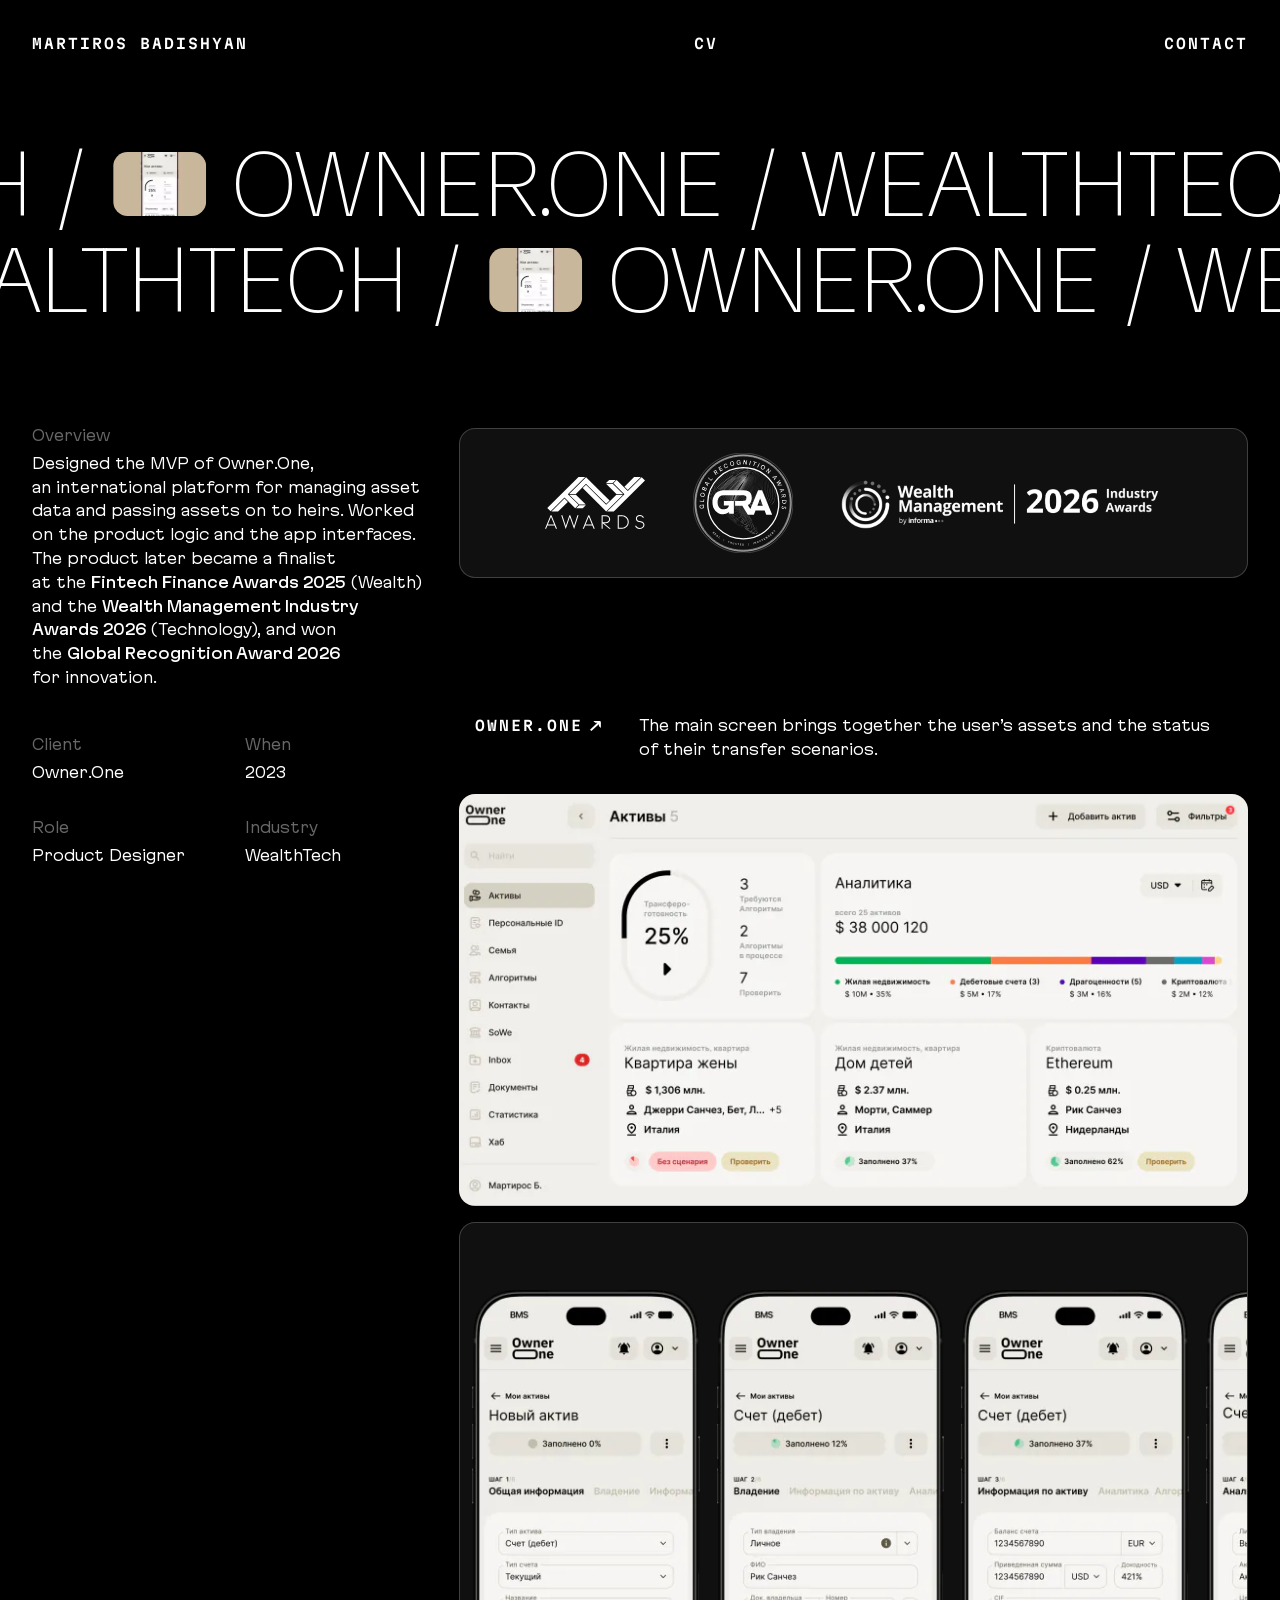
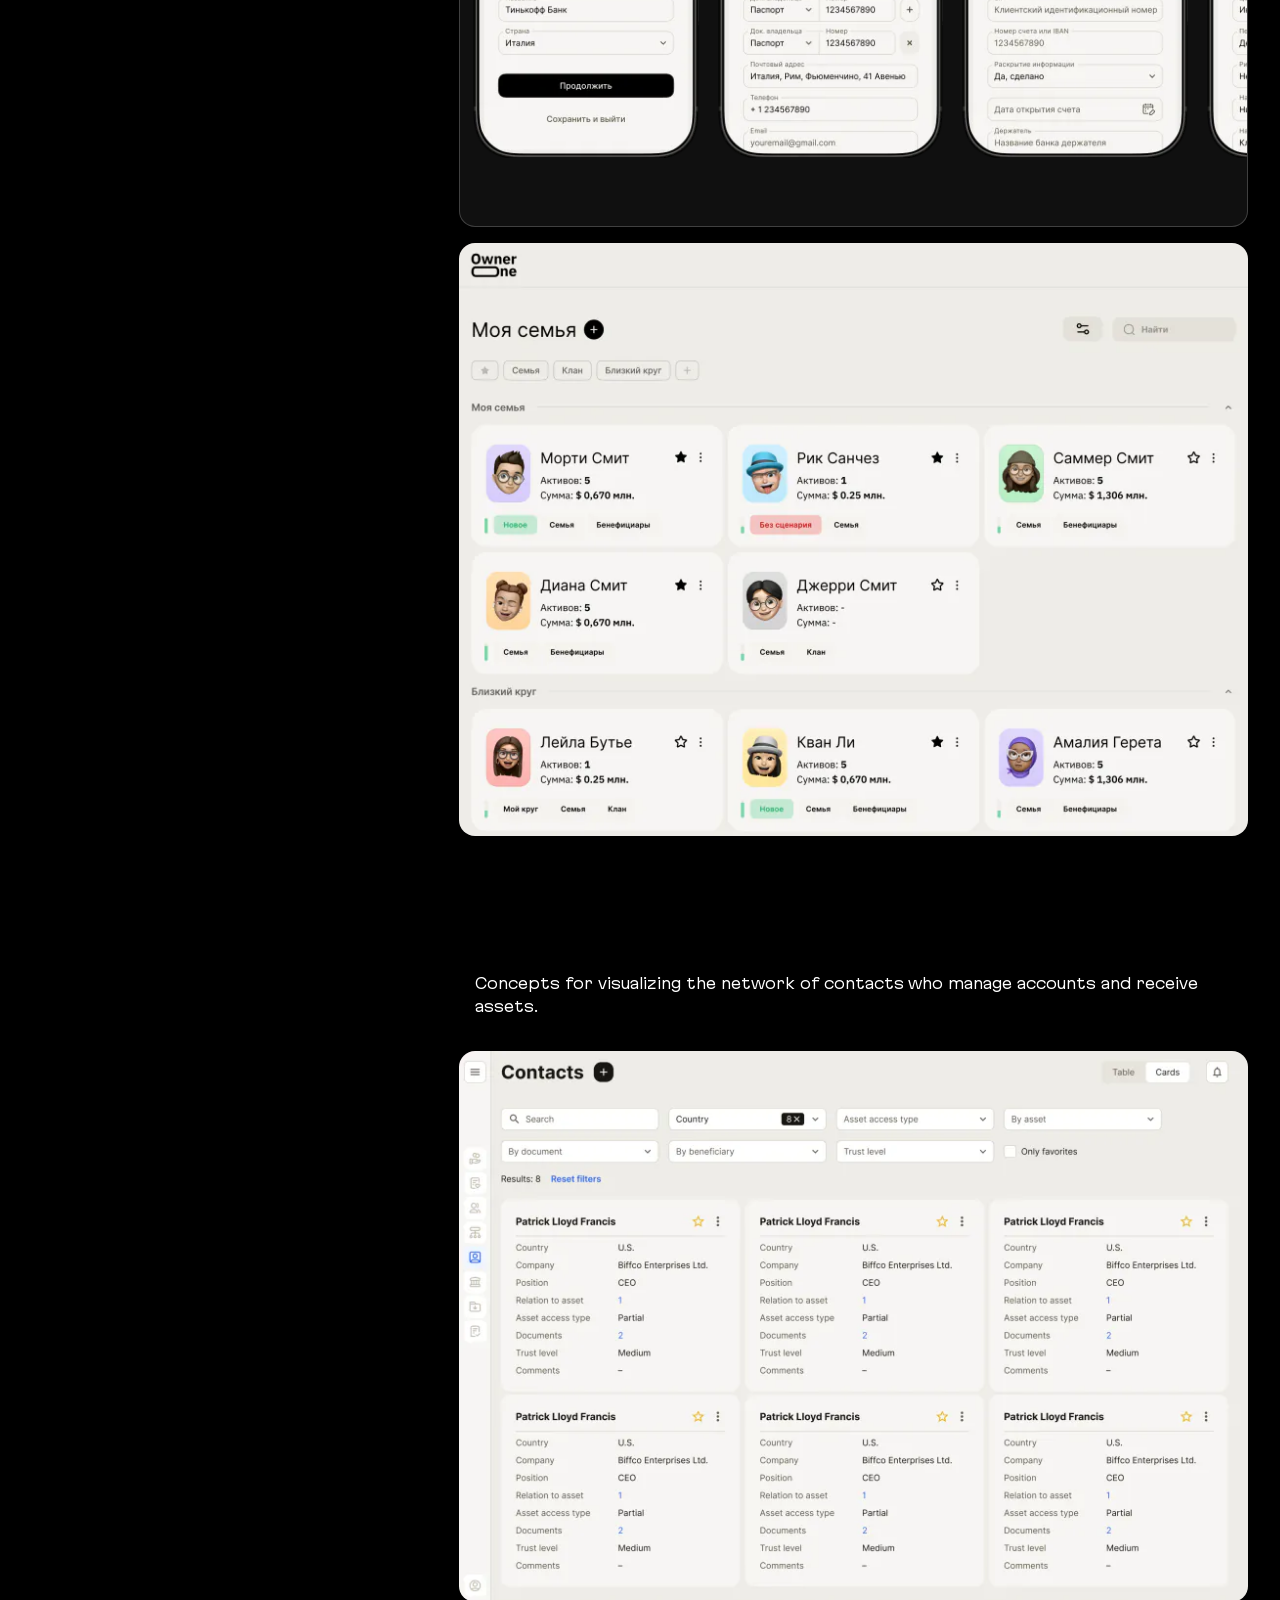
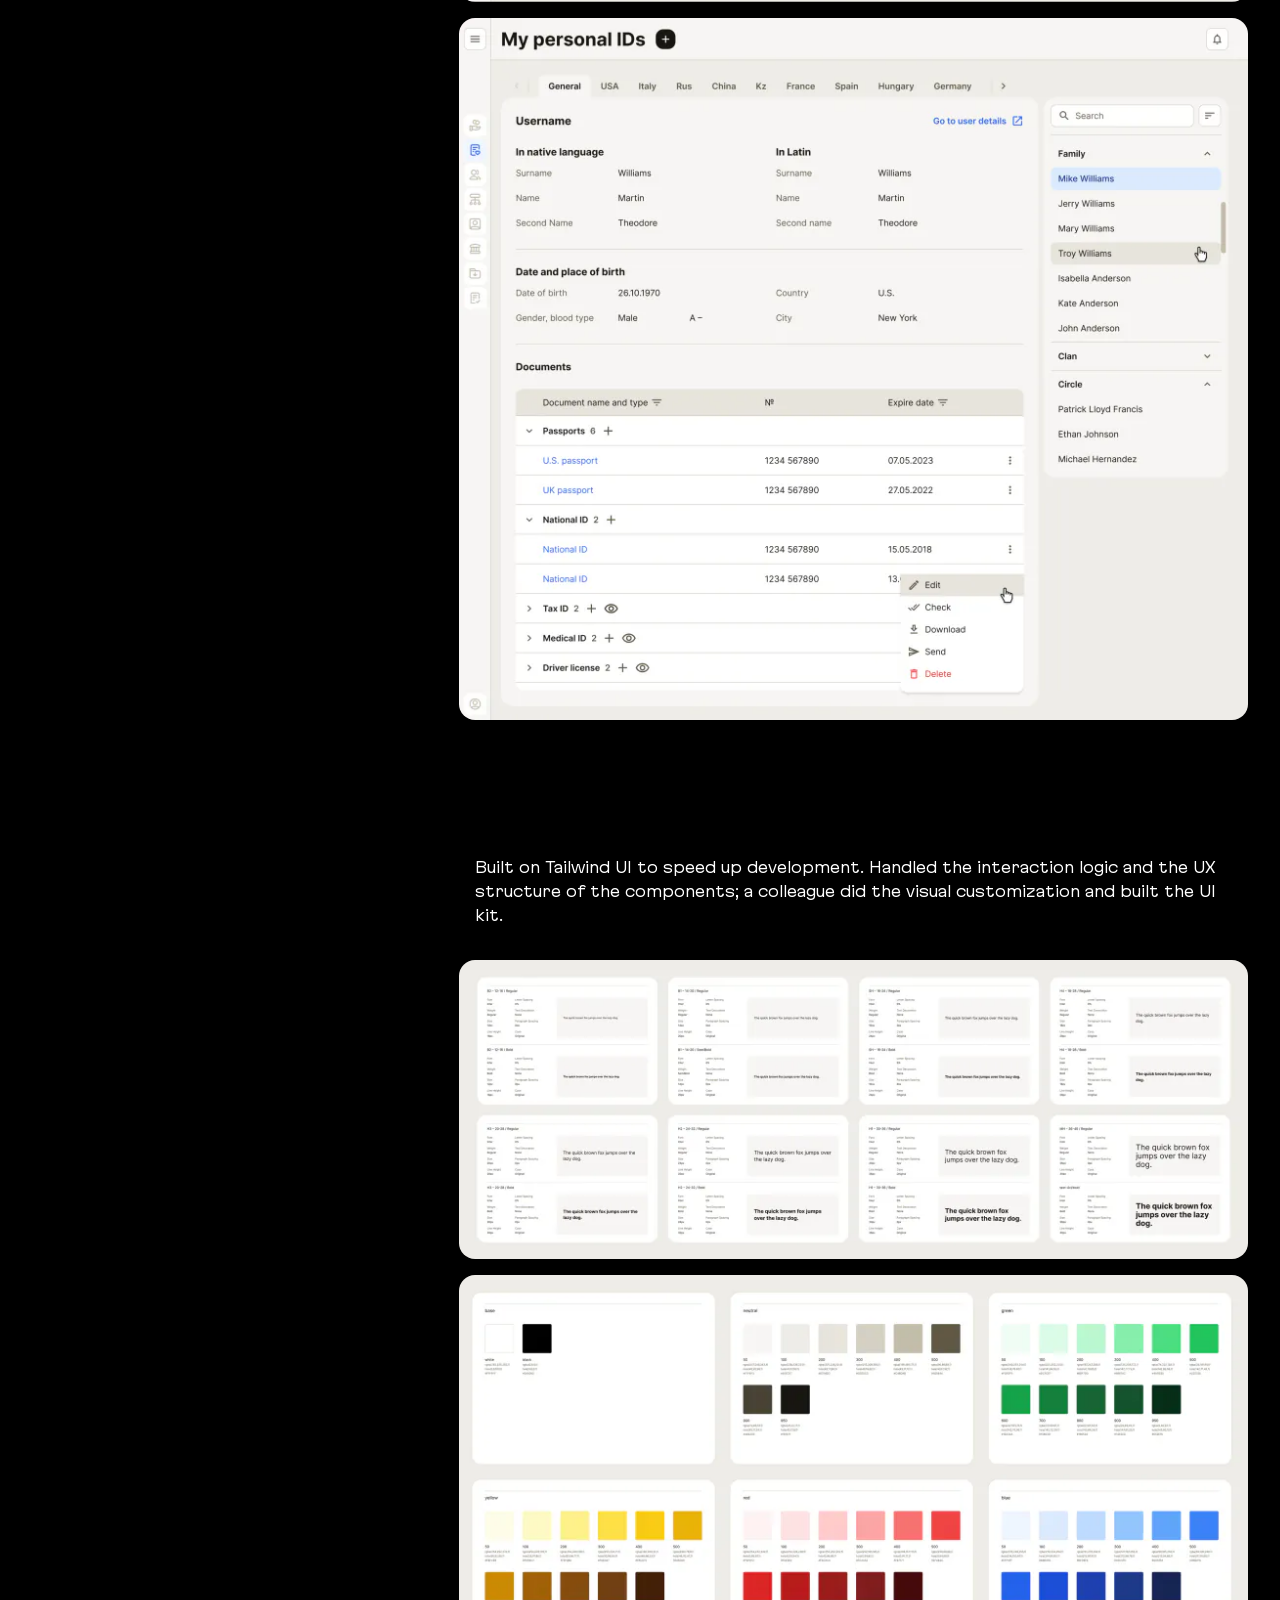
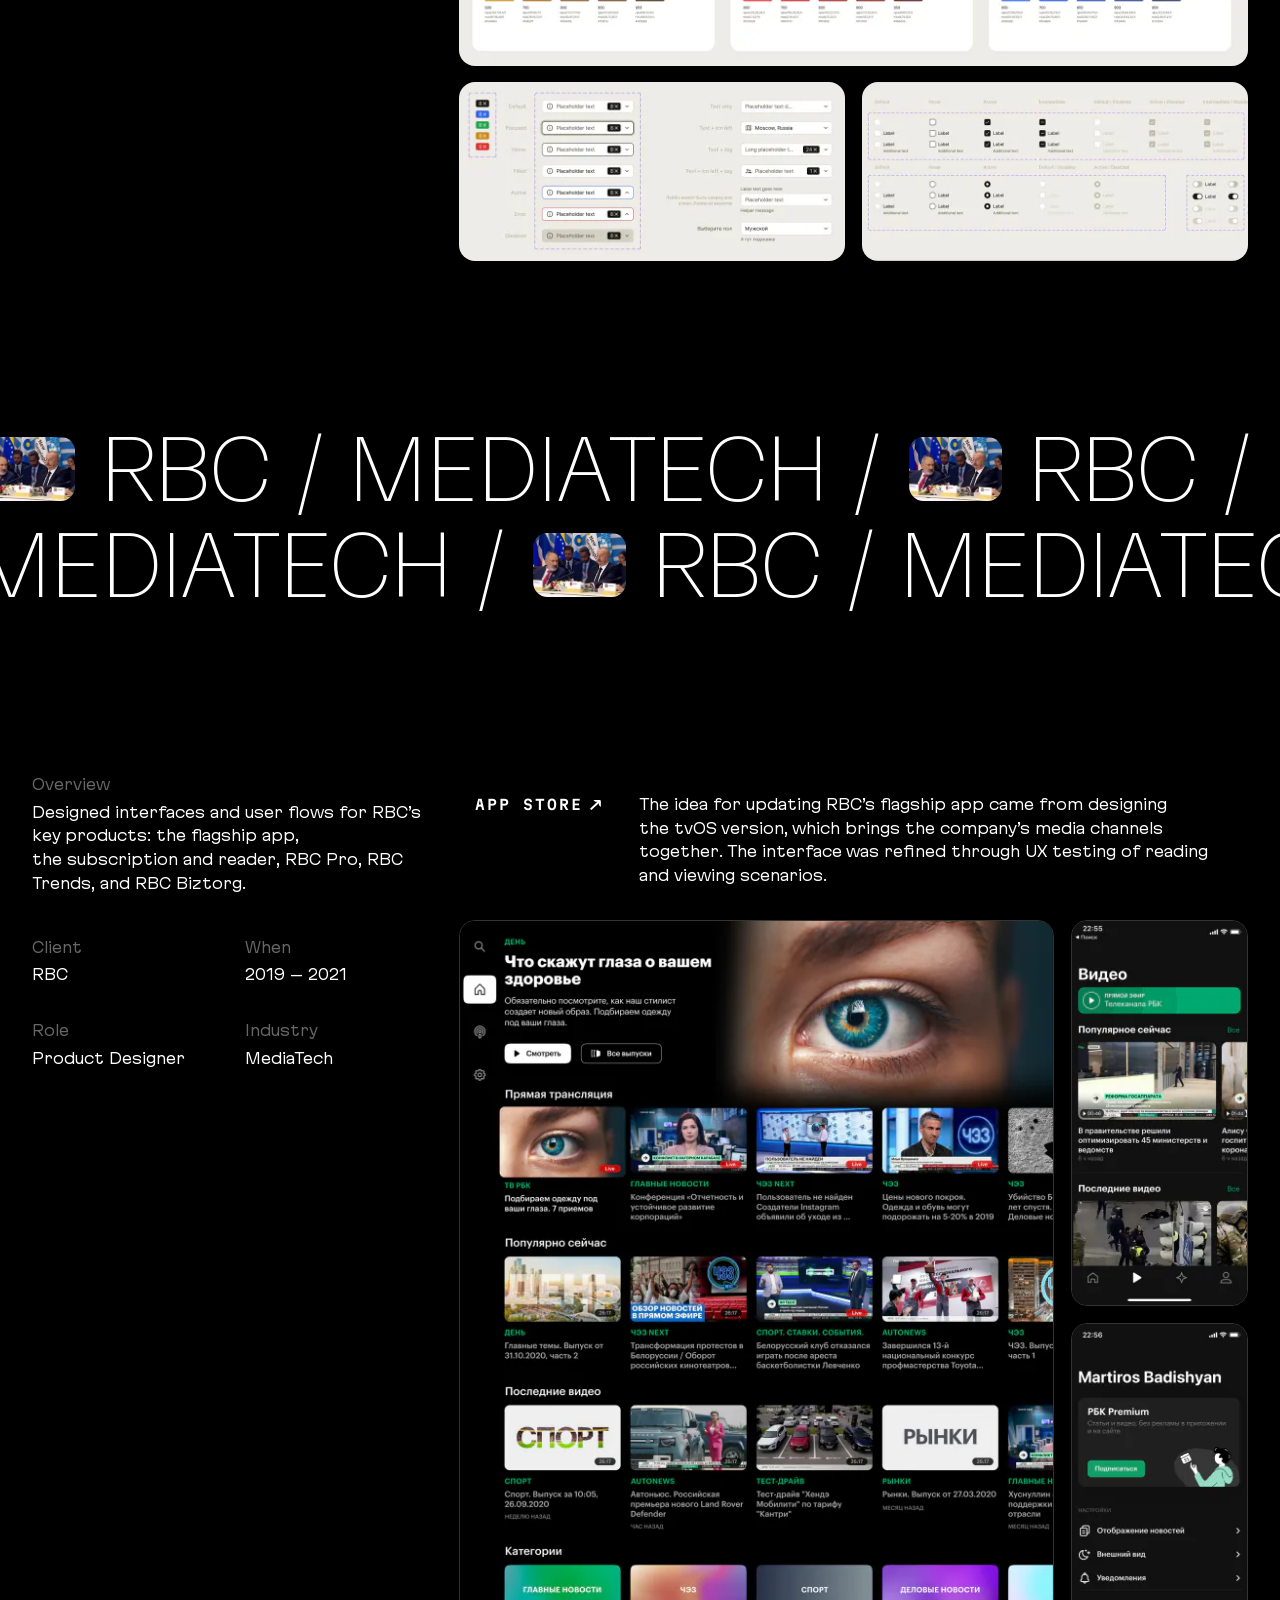
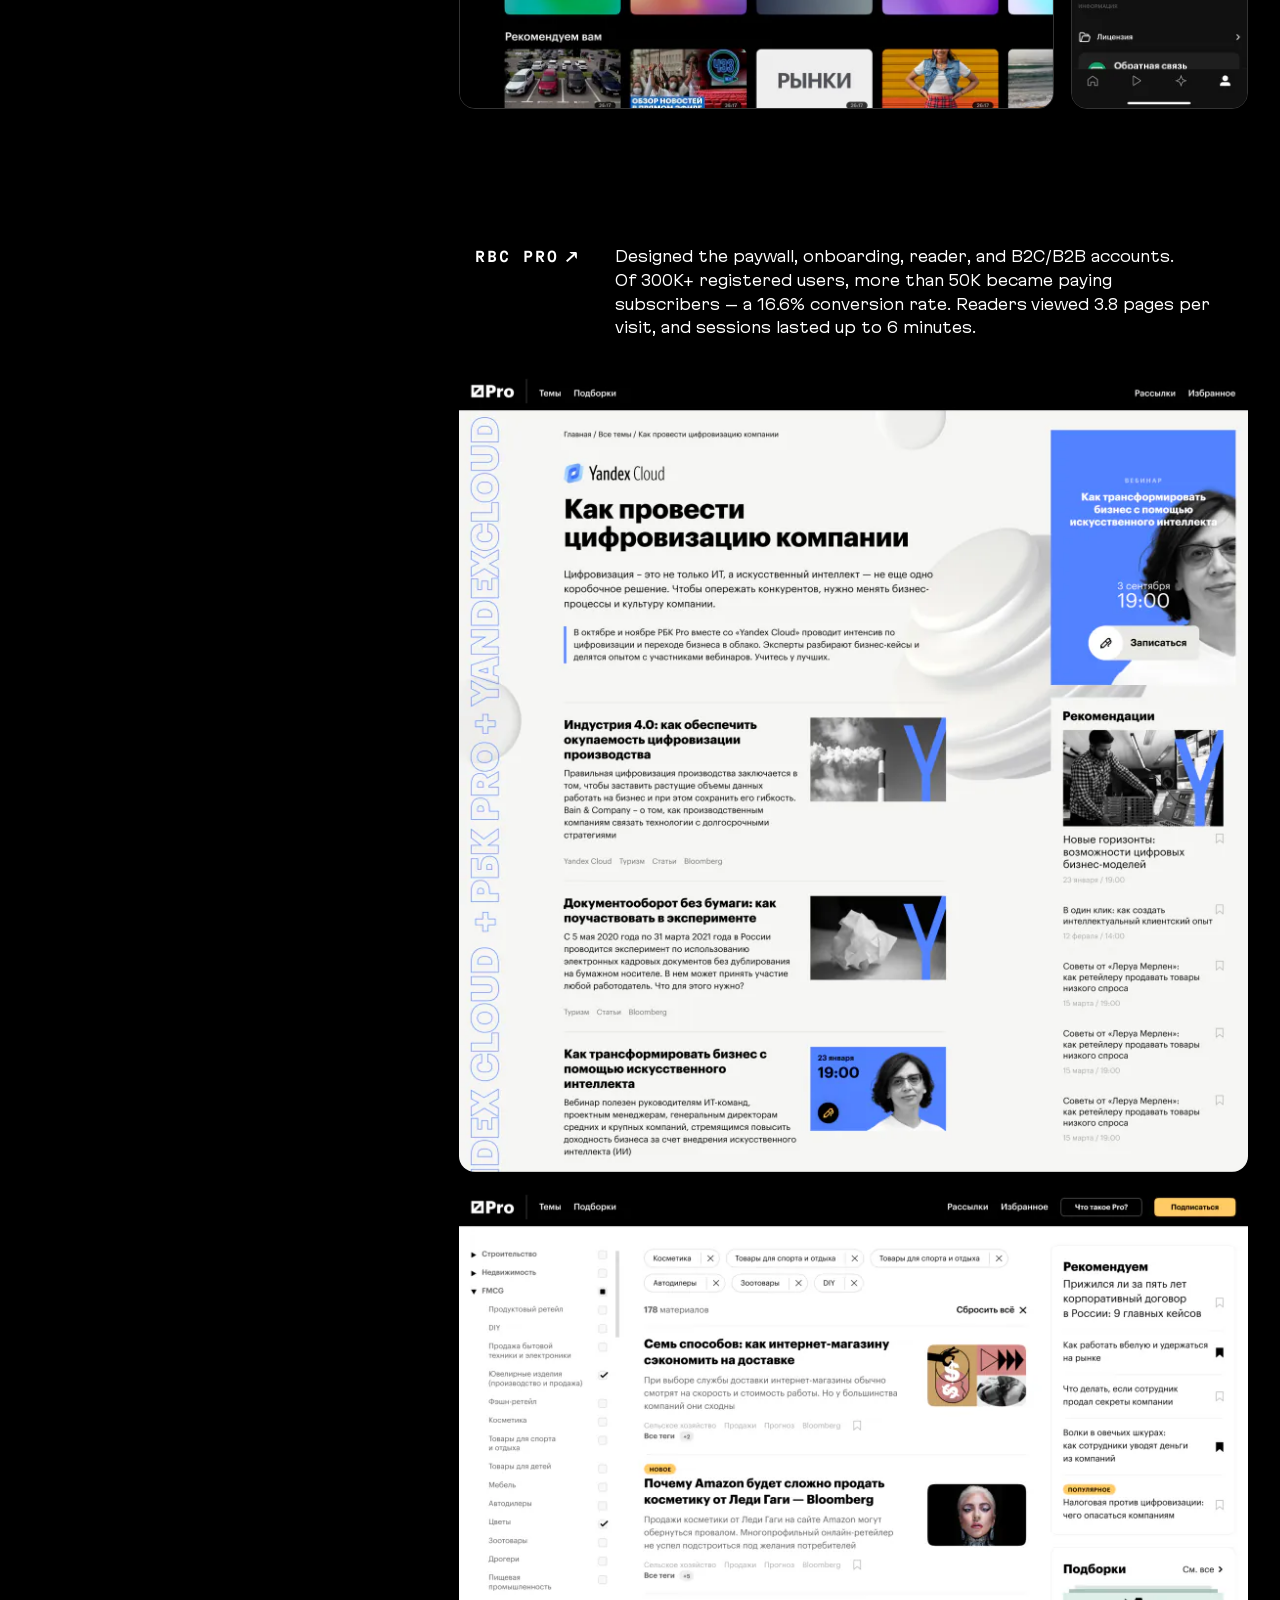
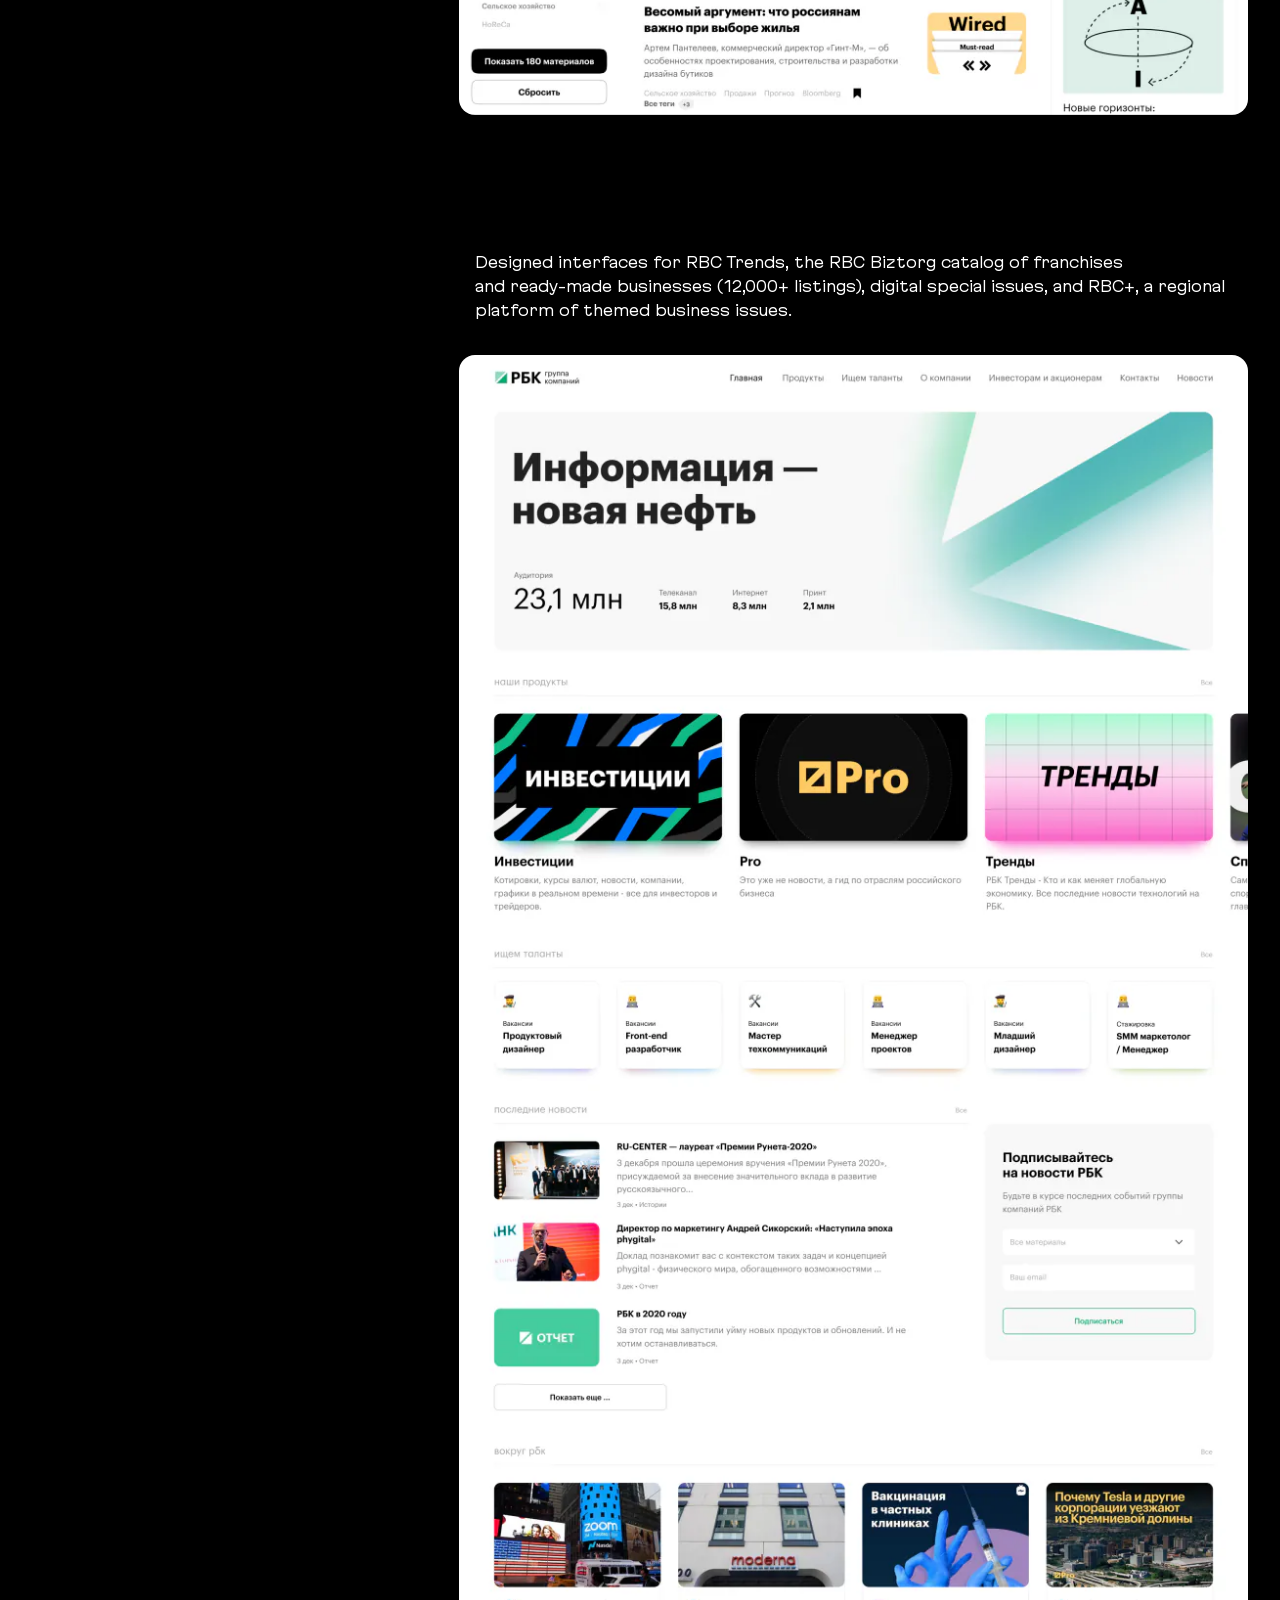
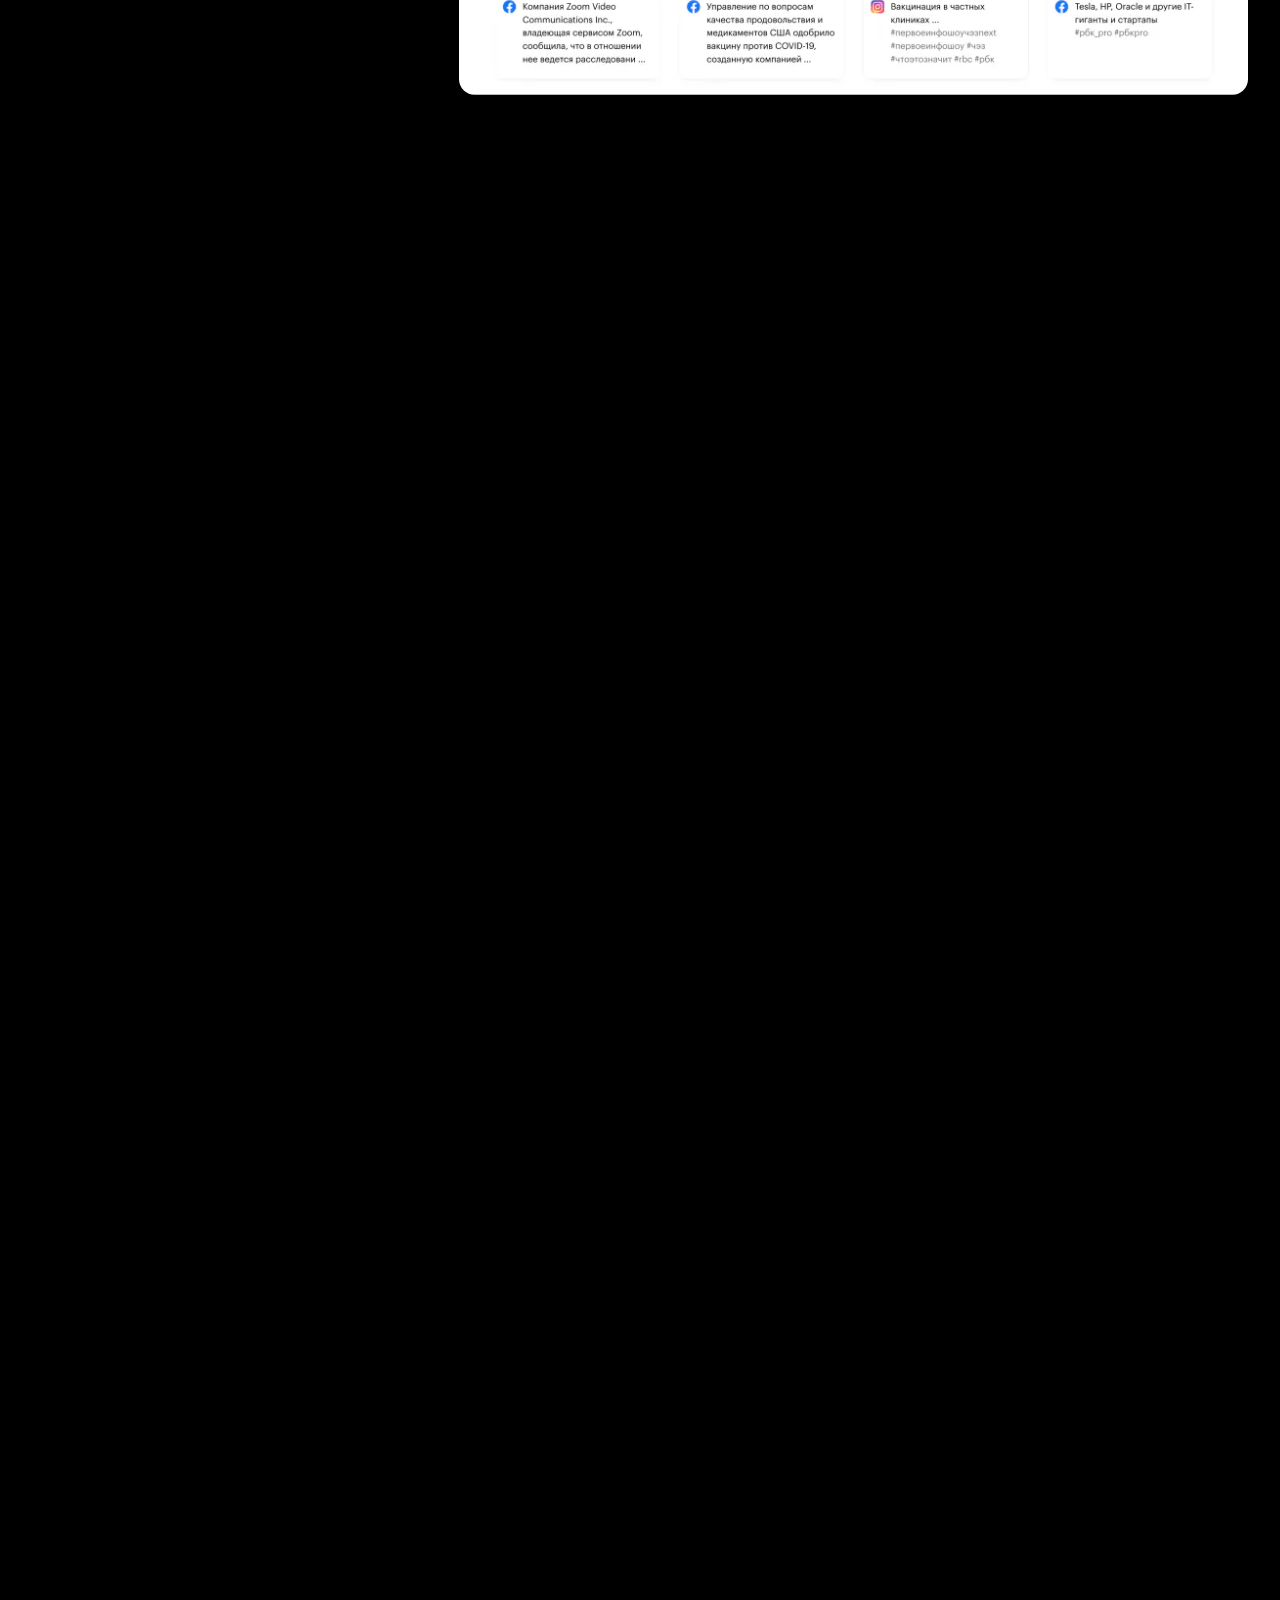
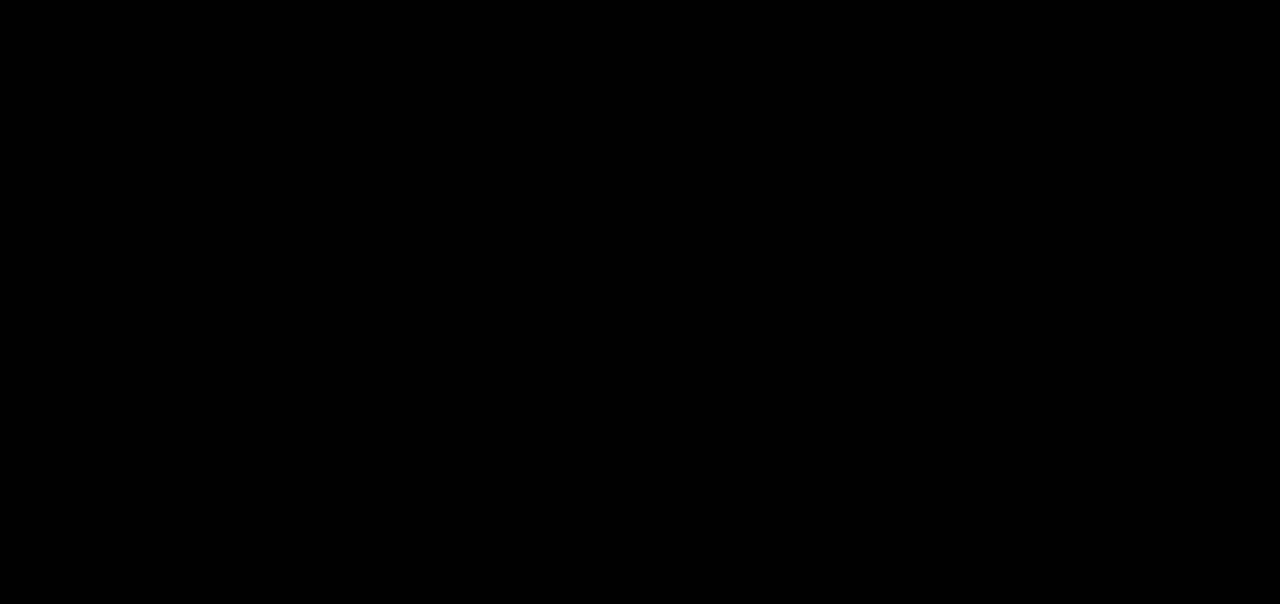
<file: en/owner-one.html>
<!DOCTYPE html><!--e9ZHUicWxz8yHm6qm8V3A--><html lang="en" class="__variable_58f898"><head><meta charSet="utf-8"/><meta name="viewport" content="width=device-width, initial-scale=1"/><link rel="preload" href="/_next/static/media/d74b776de7ffedde-s.p.woff2" as="font" crossorigin="" type="font/woff2"/><link rel="stylesheet" href="/_next/static/css/91978d6b36ca3895.css" data-precedence="next"/><link rel="preload" as="script" fetchPriority="low" href="/_next/static/chunks/webpack-d15b27e1f25c1fc1.js"/><script src="/_next/static/chunks/4bd1b696-c023c6e3521b1417.js" async=""></script><script src="/_next/static/chunks/255-2005b055456c798b.js" async=""></script><script src="/_next/static/chunks/main-app-1b4500b93111eabf.js" async=""></script><script src="/_next/static/chunks/176-dbfe7d379a5d476e.js" async=""></script><script src="/_next/static/chunks/612-16c9ca7b276e64dc.js" async=""></script><script src="/_next/static/chunks/877-e512a332c5369705.js" async=""></script><script src="/_next/static/chunks/app/(en)/en/%5Bslug%5D/page-86d20aeadf0e2769.js" async=""></script><meta name="next-size-adjust" content=""/><meta name="theme-color" content="#000000"/><meta name="color-scheme" content="dark"/><title>Owner.One — Martiros Badishyan</title><meta name="description" content="Designed the MVP of Owner.One, an international platform for managing asset data and passing assets on to heirs. Worked on the product logic and the app interfaces. The product later became a finalist at the Fintech Finance Awards 2025 (Wealth) and the Wealth Management Industry Awards 2026 (Technology), and won the Global Recognition Award 2026 for innovation."/><link rel="canonical" href="https://badishyan.com/en/owner-one"/><link rel="alternate" hrefLang="ru" href="https://badishyan.com/owner-one"/><link rel="alternate" hrefLang="en" href="https://badishyan.com/en/owner-one"/><meta property="og:title" content="Owner.One — Martiros Badishyan"/><meta property="og:description" content="Designed the MVP of Owner.One, an international platform for managing asset data and passing assets on to heirs. Worked on the product logic and the app interfaces. The product later became a finalist at the Fintech Finance Awards 2025 (Wealth) and the Wealth Management Industry Awards 2026 (Technology), and won the Global Recognition Award 2026 for innovation."/><meta property="og:url" content="https://badishyan.com/en/owner-one"/><meta property="og:site_name" content="Martiros Badishyan"/><meta property="og:locale" content="en_US"/><meta property="og:image" content="https://badishyan.com/og.png"/><meta property="og:image:width" content="1200"/><meta property="og:image:height" content="630"/><meta property="og:locale:alternate" content="ru_RU"/><meta property="og:type" content="website"/><meta name="twitter:card" content="summary_large_image"/><meta name="twitter:title" content="Owner.One — Martiros Badishyan"/><meta name="twitter:description" content="Designed the MVP of Owner.One, an international platform for managing asset data and passing assets on to heirs. Worked on the product logic and the app interfaces. The product later became a finalist at the Fintech Finance Awards 2025 (Wealth) and the Wealth Management Industry Awards 2026 (Technology), and won the Global Recognition Award 2026 for innovation."/><meta name="twitter:image" content="https://badishyan.com/og.png"/><link rel="icon" href="/favicon.ico" type="image/x-icon" sizes="16x16"/><link rel="icon" href="/icon.svg?dc76ed37b3e27393" type="image/svg+xml" sizes="any"/><link rel="apple-touch-icon" href="/apple-icon.png?2944dd69cf27ddbf" type="image/png" sizes="180x180"/><script src="/_next/static/chunks/polyfills-42372ed130431b0a.js" noModule=""></script></head><body><div hidden=""><!--$--><!--/$--></div><script type="application/ld+json">{"@context":"https://schema.org","@graph":[{"@type":"Person","@id":"https://badishyan.com/#person","name":"Martiros Badishyan","alternateName":"Мартирос Бадишян","jobTitle":"Design Director","description":"Over 15 years in digital design, branding, and advertising. I lead teams and design interfaces, design systems, and identities hands-on.","url":"https://badishyan.com/en","image":"https://badishyan.com/og.png","email":"mailto:badishyan@gmail.com","sameAs":["https://t.me/Badishyan","https://www.instagram.com/b.martiros/"],"address":{"@type":"PostalAddress","addressLocality":"Moscow","addressCountry":"RU"},"knowsAbout":["Digital design","Branding","UX/UI","Design systems","Art direction"]},{"@type":"CreativeWork","name":"Owner.One","description":"Designed the MVP of Owner.One, an international platform for managing asset data and passing assets on to heirs. Worked on the product logic and the app interfaces. The product later became a finalist at the Fintech Finance Awards 2025 (Wealth) and the Wealth Management Industry Awards 2026 (Technology), and won the Global Recognition Award 2026 for innovation.","url":"https://badishyan.com/en/owner-one","inLanguage":"en","image":"https://badishyan.com/projects/owner-one.webp","genre":"WealthTech","temporalCoverage":"2023","creator":{"@id":"https://badishyan.com/#person"}}]}</script><header class="fixed inset-x-0 top-0 z-50 flex h-[5.5rem] items-center px-4 md:px-8"><div aria-hidden="true" class="pointer-events-none absolute inset-x-0 top-0 -z-10 h-[7.5rem]"><div class="absolute inset-0" style="backdrop-filter:blur(0.5px);-webkit-backdrop-filter:blur(0.5px);mask-image:linear-gradient(to top, transparent 0%, #000 20%, #000 40%, transparent 60%);-webkit-mask-image:linear-gradient(to top, transparent 0%, #000 20%, #000 40%, transparent 60%)"></div><div class="absolute inset-0" style="backdrop-filter:blur(1px);-webkit-backdrop-filter:blur(1px);mask-image:linear-gradient(to top, transparent 20%, #000 40%, #000 60%, transparent 80%);-webkit-mask-image:linear-gradient(to top, transparent 20%, #000 40%, #000 60%, transparent 80%)"></div><div class="absolute inset-0" style="backdrop-filter:blur(2px);-webkit-backdrop-filter:blur(2px);mask-image:linear-gradient(to top, transparent 40%, #000 60%, #000 80%, transparent 100%);-webkit-mask-image:linear-gradient(to top, transparent 40%, #000 60%, #000 80%, transparent 100%)"></div><div class="absolute inset-0" style="backdrop-filter:blur(4px);-webkit-backdrop-filter:blur(4px);mask-image:linear-gradient(to top, transparent 60%, #000 80%, #000 100%, transparent 120%);-webkit-mask-image:linear-gradient(to top, transparent 60%, #000 80%, #000 100%, transparent 120%)"></div><div class="absolute inset-0" style="backdrop-filter:blur(8px);-webkit-backdrop-filter:blur(8px);mask-image:linear-gradient(to top, transparent 80%, #000 100%);-webkit-mask-image:linear-gradient(to top, transparent 80%, #000 100%)"></div><div class="absolute inset-0 bg-[linear-gradient(to_bottom,rgb(0_0_0/0.8),rgb(0_0_0/0.4)_45%,transparent)]"></div></div><nav class="site-nav label-caps flex flex-1 items-center justify-between leading-[1.7]" aria-label="Main navigation"><a aria-label="M.B. Martiros Badishyan" href="/en"><span class="md:hidden"><span aria-hidden="true" class="whitespace-pre">M.B.</span></span><span class="hidden md:block"><span aria-hidden="true" class="whitespace-pre">Martiros Badishyan</span></span></a><a href="/martiros-badishyan-cv-en.pdf" target="_blank" rel="noopener noreferrer" aria-label="CV"><span aria-hidden="true" class="whitespace-pre">CV</span></a><button type="button" aria-expanded="false" aria-label="Contact" class="cursor-pointer uppercase"><span aria-hidden="true" class="whitespace-pre">Contact</span></button></nav></header><main><div aria-hidden="true" class="divider overflow-hidden divider--intro pt-[7rem] pb-16 lg:pt-[8.5rem] lg:pb-24"><div class="text-[min(3rem,calc((100vw-1.5rem)/8.6))] font-[100] uppercase leading-[1.2] whitespace-pre [font-stretch:100%] md:text-[5rem]"><div class="divider-enter divider-row--left-enter"><div class="divider-drift divider-row--left-drift" style="--reps:8"><p class="divider-row divider-row--left"> / <span class="divider-pill"><video src="/projects/owner-one-pill.mp4" poster="/projects/owner-one-pill.webp" muted="" loop="" playsInline="" preload="none" disablePictureInPicture="" disableRemotePlayback="" aria-hidden="true" tabindex="-1" class="size-full object-cover"></video></span> Owner.One<!-- --> / WealthTech<!-- --> / <span class="divider-pill"><video src="/projects/owner-one-pill.mp4" poster="/projects/owner-one-pill.webp" muted="" loop="" playsInline="" preload="none" disablePictureInPicture="" disableRemotePlayback="" aria-hidden="true" tabindex="-1" class="size-full object-cover"></video></span> Owner.One<!-- --> / WealthTech<!-- --> / <span class="divider-pill"><video src="/projects/owner-one-pill.mp4" poster="/projects/owner-one-pill.webp" muted="" loop="" playsInline="" preload="none" disablePictureInPicture="" disableRemotePlayback="" aria-hidden="true" tabindex="-1" class="size-full object-cover"></video></span> Owner.One<!-- --> / WealthTech<!-- --> / <span class="divider-pill"><video src="/projects/owner-one-pill.mp4" poster="/projects/owner-one-pill.webp" muted="" loop="" playsInline="" preload="none" disablePictureInPicture="" disableRemotePlayback="" aria-hidden="true" tabindex="-1" class="size-full object-cover"></video></span> Owner.One<!-- --> / WealthTech<!-- --> / <span class="divider-pill"><video src="/projects/owner-one-pill.mp4" poster="/projects/owner-one-pill.webp" muted="" loop="" playsInline="" preload="none" disablePictureInPicture="" disableRemotePlayback="" aria-hidden="true" tabindex="-1" class="size-full object-cover"></video></span> Owner.One<!-- --> / WealthTech<!-- --> / <span class="divider-pill"><video src="/projects/owner-one-pill.mp4" poster="/projects/owner-one-pill.webp" muted="" loop="" playsInline="" preload="none" disablePictureInPicture="" disableRemotePlayback="" aria-hidden="true" tabindex="-1" class="size-full object-cover"></video></span> Owner.One<!-- --> / WealthTech<!-- --> / <span class="divider-pill"><video src="/projects/owner-one-pill.mp4" poster="/projects/owner-one-pill.webp" muted="" loop="" playsInline="" preload="none" disablePictureInPicture="" disableRemotePlayback="" aria-hidden="true" tabindex="-1" class="size-full object-cover"></video></span> Owner.One<!-- --> / WealthTech<!-- --> / <span class="divider-pill"><video src="/projects/owner-one-pill.mp4" poster="/projects/owner-one-pill.webp" muted="" loop="" playsInline="" preload="none" disablePictureInPicture="" disableRemotePlayback="" aria-hidden="true" tabindex="-1" class="size-full object-cover"></video></span> Owner.One<!-- --> / WealthTech</p></div></div><div class="divider-enter divider-row--right-enter"><div class="divider-drift divider-row--right-drift" style="--reps:8"><p class="divider-row divider-row--right"> / <span class="divider-pill"><video src="/projects/owner-one-pill.mp4" poster="/projects/owner-one-pill.webp" muted="" loop="" playsInline="" preload="none" disablePictureInPicture="" disableRemotePlayback="" aria-hidden="true" tabindex="-1" class="size-full object-cover"></video></span> Owner.One<!-- --> / WealthTech<!-- --> / <span class="divider-pill"><video src="/projects/owner-one-pill.mp4" poster="/projects/owner-one-pill.webp" muted="" loop="" playsInline="" preload="none" disablePictureInPicture="" disableRemotePlayback="" aria-hidden="true" tabindex="-1" class="size-full object-cover"></video></span> Owner.One<!-- --> / WealthTech<!-- --> / <span class="divider-pill"><video src="/projects/owner-one-pill.mp4" poster="/projects/owner-one-pill.webp" muted="" loop="" playsInline="" preload="none" disablePictureInPicture="" disableRemotePlayback="" aria-hidden="true" tabindex="-1" class="size-full object-cover"></video></span> Owner.One<!-- --> / WealthTech<!-- --> / <span class="divider-pill"><video src="/projects/owner-one-pill.mp4" poster="/projects/owner-one-pill.webp" muted="" loop="" playsInline="" preload="none" disablePictureInPicture="" disableRemotePlayback="" aria-hidden="true" tabindex="-1" class="size-full object-cover"></video></span> Owner.One<!-- --> / WealthTech<!-- --> / <span class="divider-pill"><video src="/projects/owner-one-pill.mp4" poster="/projects/owner-one-pill.webp" muted="" loop="" playsInline="" preload="none" disablePictureInPicture="" disableRemotePlayback="" aria-hidden="true" tabindex="-1" class="size-full object-cover"></video></span> Owner.One<!-- --> / WealthTech<!-- --> / <span class="divider-pill"><video src="/projects/owner-one-pill.mp4" poster="/projects/owner-one-pill.webp" muted="" loop="" playsInline="" preload="none" disablePictureInPicture="" disableRemotePlayback="" aria-hidden="true" tabindex="-1" class="size-full object-cover"></video></span> Owner.One<!-- --> / WealthTech<!-- --> / <span class="divider-pill"><video src="/projects/owner-one-pill.mp4" poster="/projects/owner-one-pill.webp" muted="" loop="" playsInline="" preload="none" disablePictureInPicture="" disableRemotePlayback="" aria-hidden="true" tabindex="-1" class="size-full object-cover"></video></span> Owner.One<!-- --> / WealthTech<!-- --> / <span class="divider-pill"><video src="/projects/owner-one-pill.mp4" poster="/projects/owner-one-pill.webp" muted="" loop="" playsInline="" preload="none" disablePictureInPicture="" disableRemotePlayback="" aria-hidden="true" tabindex="-1" class="size-full object-cover"></video></span> Owner.One<!-- --> / WealthTech</p></div></div></div></div><section data-case="owner-one" aria-label="Owner.One" class="grid gap-x-8 gap-y-24 px-3 md:px-8 lg:grid-cols-[minmax(0,1fr)_minmax(0,2fr)] case-enter"><h1 class="sr-only">Owner.One</h1><aside class="flex flex-col gap-10 text-[0.875rem] leading-[1.7] lg:sticky lg:top-[15.25rem] lg:h-[calc(100svh-17.25rem)] lg:min-h-[22.5rem] lg:justify-between"><div class="flex flex-col gap-1"><p class="text-muted">Overview</p><p class="max-w-[30rem]">Designed the MVP of Owner.One, an international platform for managing asset data and passing assets on to heirs. Worked on the product logic and the app interfaces. The product later became a finalist at the <strong class="font-[500]">Fintech Finance Awards 2025</strong> (Wealth) and the <strong class="font-[500]">Wealth Management Industry Awards 2026</strong> (Technology), and won the <strong class="font-[500]">Global Recognition Award 2026</strong> for innovation.</p></div><div class="flex flex-1 flex-col justify-end"><dl class="grid grid-cols-2 gap-x-8 gap-y-6 lg:sticky lg:bottom-8 lg:gap-y-8"><div class="flex flex-col gap-1"><dt class="text-muted">Client</dt><dd>Owner.One</dd></div><div class="flex flex-col gap-1"><dt class="text-muted">When</dt><dd>2023</dd></div><div class="flex flex-col gap-1"><dt class="text-muted">Role</dt><dd>Product Designer</dd></div><div class="flex flex-col gap-1"><dt class="text-muted">Industry</dt><dd>WealthTech</dd></div></dl></div></aside><div class="flex flex-col gap-20 md:gap-[7.5rem] lg:pt-1"><div class="flex flex-col gap-4"><div class="scroll-reveal"><div class="flex flex-wrap items-center justify-center gap-x-12 gap-y-6 rounded-2xl border border-line bg-[#101010] p-6"><img src="/cases/owner.one/award-ffa.svg" width="100" height="52" alt="Fintech Finance Awards" loading="lazy" class="h-auto max-w-full" style="width:6.25rem"/><img src="/cases/owner.one/award-gra.svg" width="100" height="100" alt="Global Recognition Awards" loading="lazy" class="h-auto max-w-full" style="width:6.25rem"/><img src="/cases/owner.one/award-wmia.webp" width="321" height="52" alt="Wealth Management Industry Awards 2026" loading="lazy" class="h-auto max-w-full" style="width:20.0625rem"/></div></div></div><div class="flex flex-col gap-4"><div class="scroll-reveal flex flex-wrap items-start gap-x-8 gap-y-3 py-4 lg:px-4"><h2 class="label-caps leading-[1.7]"><a href="https://owner.one" target="_blank" rel="noopener noreferrer" class="group inline-flex items-start"><span>Owner.one</span><svg aria-hidden="true" width="24" height="24" viewBox="0 0 24 24" fill="currentColor" class="size-6 shrink-0"><path d="M17.8648 13.915L15.8848 12.0971L15.9319 7.72533L17.0869 8.7858L12.3255 8.82908L10.3455 7.01113L16.9337 7.00031L17.8766 7.866L17.8648 13.915ZM8.41264 17.0532L7.00003 15.6479L16.0026 7.35741L17.4876 8.72087L8.41264 17.0532Z"></path></svg></a></h2><p class="min-w-[min(20rem,100%)] flex-1 text-[0.875rem] leading-[1.7]">The main screen brings together the user’s assets and the status of their transfer scenarios.</p></div><div class="scroll-reveal"><img src="/cases/owner.one/dashboard-2444.webp" srcSet="/cases/owner.one/dashboard-2444.webp 2444w, /cases/owner.one/dashboard-1503.webp 1503w, /cases/owner.one/dashboard-807.webp 807w" sizes="(min-width: 1024px) calc((100vw - 96px) * 0.667 * 1.000), (min-width: 768px) calc((100vw - 64px) * 1.000), calc((100vw - 24px) * 1.000)" width="2444" height="1276" alt="Owner.One main screen: assets and transfer scenarios" loading="lazy" class="h-auto w-full rounded-2xl object-cover  "/></div><div class="scroll-reveal"><div class="@container w-full"><div class="relative aspect-[752/576] w-full overflow-hidden rounded-2xl border border-line max-md:aspect-auto max-md:h-[calc(var(--mh)+2*var(--mp))]" style="background:#101010;--mh:min(119.26760563380282cqw, 26.21rem);--mp:4cqw"><div class="media-strip absolute inset-0 flex overflow-x-auto overflow-y-hidden py-[var(--dp)] px-[var(--dg)] gap-[var(--dg)] max-md:py-[var(--mp)] max-md:px-[var(--mg)] max-md:gap-[var(--mg)] [&amp;&gt;:first-child]:ml-auto [&amp;&gt;:last-child]:mr-auto " style="--dp:8.51063829787234cqw;--dg:calc(16 / 752 * 100cqw);--mg:3cqw"><img data-first="" style="aspect-ratio:710 / 1460" src="/cases/owner.one/app-1-710.webp" srcSet="/cases/owner.one/app-1-710.webp 710w, /cases/owner.one/app-1-437.webp 437w, /cases/owner.one/app-1-234.webp 234w" sizes="(max-width: 767.98px) calc((100vw - 24px) * 0.580), (min-width: 1024px) calc((100vw - 96px) * 0.667 * 0.290), (min-width: 768px) calc((100vw - 64px) * 0.290), calc((100vw - 24px) * 0.290)" width="710" height="1460" alt="Owner.One mobile app screen (1 of 6)" loading="lazy" draggable="false" class="strip-shot h-full w-auto max-w-none shrink-0 select-none object-cover "/><img style="aspect-ratio:710 / 1460" src="/cases/owner.one/app-2-710.webp" srcSet="/cases/owner.one/app-2-710.webp 710w, /cases/owner.one/app-2-437.webp 437w, /cases/owner.one/app-2-234.webp 234w" sizes="(max-width: 767.98px) calc((100vw - 24px) * 0.580), (min-width: 1024px) calc((100vw - 96px) * 0.667 * 0.290), (min-width: 768px) calc((100vw - 64px) * 0.290), calc((100vw - 24px) * 0.290)" width="710" height="1460" alt="Owner.One mobile app screen (2 of 6)" loading="lazy" draggable="false" class="strip-shot h-full w-auto max-w-none shrink-0 select-none object-cover "/><img style="aspect-ratio:710 / 1460" src="/cases/owner.one/app-3-710.webp" srcSet="/cases/owner.one/app-3-710.webp 710w, /cases/owner.one/app-3-437.webp 437w, /cases/owner.one/app-3-234.webp 234w" sizes="(max-width: 767.98px) calc((100vw - 24px) * 0.580), (min-width: 1024px) calc((100vw - 96px) * 0.667 * 0.290), (min-width: 768px) calc((100vw - 64px) * 0.290), calc((100vw - 24px) * 0.290)" width="710" height="1460" alt="Owner.One mobile app screen (3 of 6)" loading="lazy" draggable="false" class="strip-shot h-full w-auto max-w-none shrink-0 select-none object-cover "/><img style="aspect-ratio:710 / 1460" src="/cases/owner.one/app-4-710.webp" srcSet="/cases/owner.one/app-4-710.webp 710w, /cases/owner.one/app-4-437.webp 437w, /cases/owner.one/app-4-234.webp 234w" sizes="(max-width: 767.98px) calc((100vw - 24px) * 0.580), (min-width: 1024px) calc((100vw - 96px) * 0.667 * 0.290), (min-width: 768px) calc((100vw - 64px) * 0.290), calc((100vw - 24px) * 0.290)" width="710" height="1460" alt="Owner.One mobile app screen (4 of 6)" loading="lazy" draggable="false" class="strip-shot h-full w-auto max-w-none shrink-0 select-none object-cover "/><img style="aspect-ratio:710 / 1460" src="/cases/owner.one/app-5-710.webp" srcSet="/cases/owner.one/app-5-710.webp 710w, /cases/owner.one/app-5-437.webp 437w, /cases/owner.one/app-5-234.webp 234w" sizes="(max-width: 767.98px) calc((100vw - 24px) * 0.580), (min-width: 1024px) calc((100vw - 96px) * 0.667 * 0.290), (min-width: 768px) calc((100vw - 64px) * 0.290), calc((100vw - 24px) * 0.290)" width="710" height="1460" alt="Owner.One mobile app screen (5 of 6)" loading="lazy" draggable="false" class="strip-shot h-full w-auto max-w-none shrink-0 select-none object-cover "/><img style="aspect-ratio:710 / 1460" src="/cases/owner.one/app-6-710.webp" srcSet="/cases/owner.one/app-6-710.webp 710w, /cases/owner.one/app-6-437.webp 437w, /cases/owner.one/app-6-234.webp 234w" sizes="(max-width: 767.98px) calc((100vw - 24px) * 0.580), (min-width: 1024px) calc((100vw - 96px) * 0.667 * 0.290), (min-width: 768px) calc((100vw - 64px) * 0.290), calc((100vw - 24px) * 0.290)" width="710" height="1460" alt="Owner.One mobile app screen (6 of 6)" loading="lazy" draggable="false" class="strip-shot h-full w-auto max-w-none shrink-0 select-none object-cover "/></div></div></div></div><div class="scroll-reveal"><img src="/cases/owner.one/family-2444.webp" srcSet="/cases/owner.one/family-2444.webp 2444w, /cases/owner.one/family-1503.webp 1503w, /cases/owner.one/family-807.webp 807w" sizes="(min-width: 1024px) calc((100vw - 96px) * 0.667 * 1.000), (min-width: 768px) calc((100vw - 64px) * 1.000), calc((100vw - 24px) * 1.000)" width="2444" height="1833" alt="“My family” screen: relatives and their assets" loading="lazy" class="h-auto w-full rounded-2xl object-cover  "/></div></div><div class="flex flex-col gap-4"><div class="scroll-reveal flex flex-wrap items-start gap-x-8 gap-y-3 py-4 lg:px-4"><p class="min-w-[min(20rem,100%)] flex-1 text-[0.875rem] leading-[1.7]">Concepts for visualizing the network of contacts who manage accounts and receive assets.</p></div><div class="scroll-reveal"><img src="/cases/owner.one/contacts-2444.webp" srcSet="/cases/owner.one/contacts-2444.webp 2444w, /cases/owner.one/contacts-1503.webp 1503w, /cases/owner.one/contacts-807.webp 807w" sizes="(min-width: 1024px) calc((100vw - 96px) * 0.667 * 1.000), (min-width: 768px) calc((100vw - 64px) * 1.000), calc((100vw - 24px) * 1.000)" width="2444" height="1704" alt="Contact cards with trust level and asset access" loading="lazy" class="h-auto w-full rounded-2xl object-cover  "/></div><div class="scroll-reveal"><img src="/cases/owner.one/ids-2444.webp" srcSet="/cases/owner.one/ids-2444.webp 2444w, /cases/owner.one/ids-1503.webp 1503w, /cases/owner.one/ids-807.webp 807w" sizes="(min-width: 1024px) calc((100vw - 96px) * 0.667 * 1.000), (min-width: 768px) calc((100vw - 64px) * 1.000), calc((100vw - 24px) * 1.000)" width="2444" height="2173" alt="Personal IDs screen" loading="lazy" class="h-auto w-full rounded-2xl object-cover  "/></div></div><div class="flex flex-col gap-4"><div class="scroll-reveal flex flex-wrap items-start gap-x-8 gap-y-3 py-4 lg:px-4"><p class="min-w-[min(20rem,100%)] flex-1 text-[0.875rem] leading-[1.7]">Built on Tailwind UI to speed up development. Handled the interaction logic and the UX structure of the components; a colleague did the visual customization and built the UI kit.</p></div><div class="scroll-reveal"><img src="/cases/owner.one/ds-typography-2444.webp" srcSet="/cases/owner.one/ds-typography-2444.webp 2444w, /cases/owner.one/ds-typography-1503.webp 1503w, /cases/owner.one/ds-typography-807.webp 807w" sizes="(min-width: 1024px) calc((100vw - 96px) * 0.667 * 1.000), (min-width: 768px) calc((100vw - 64px) * 1.000), calc((100vw - 24px) * 1.000)" width="2444" height="926" alt="UI kit: typography" loading="lazy" class="h-auto w-full rounded-2xl object-cover  "/></div><div class="scroll-reveal"><img src="/cases/owner.one/ds-colors-2444.webp" srcSet="/cases/owner.one/ds-colors-2444.webp 2444w, /cases/owner.one/ds-colors-1503.webp 1503w, /cases/owner.one/ds-colors-807.webp 807w" sizes="(min-width: 1024px) calc((100vw - 96px) * 0.667 * 1.000), (min-width: 768px) calc((100vw - 64px) * 1.000), calc((100vw - 24px) * 1.000)" width="2444" height="1209" alt="UI kit: colors" loading="lazy" class="h-auto w-full rounded-2xl object-cover  "/></div><div class="scroll-reveal"><div class="@container w-full"><div class="flex" style="aspect-ratio:752 / 170.1538461538462;gap:calc(16 / 752 * 100cqw)"><div class="flex min-w-0 flex-col" style="width:48.936170212765965%;gap:calc(16 / 752 * 100cqw)"><img src="/cases/owner.one/ds-select-1196.webp" srcSet="/cases/owner.one/ds-select-1196.webp 1196w, /cases/owner.one/ds-select-736.webp 736w, /cases/owner.one/ds-select-395.webp 395w" sizes="(min-width: 1024px) calc((100vw - 96px) * 0.667 * 0.489), (min-width: 768px) calc((100vw - 64px) * 0.489), calc((100vw - 24px) * 0.489)" width="1196" height="553" alt="UI kit: dropdowns" loading="lazy" class="min-h-0 w-full rounded-2xl object-cover " style="flex:46.23745819397993 1 0"/></div><div class="flex min-w-0 flex-col" style="width:48.936170212765965%;gap:calc(16 / 752 * 100cqw)"><img src="/cases/owner.one/ds-controls-1196.webp" srcSet="/cases/owner.one/ds-controls-1196.webp 1196w, /cases/owner.one/ds-controls-736.webp 736w, /cases/owner.one/ds-controls-395.webp 395w" sizes="(min-width: 1024px) calc((100vw - 96px) * 0.667 * 0.489), (min-width: 768px) calc((100vw - 64px) * 0.489), calc((100vw - 24px) * 0.489)" width="1196" height="553" alt="UI kit: controls" loading="lazy" class="min-h-0 w-full rounded-2xl object-cover " style="flex:46.23745819397993 1 0"/></div></div></div></div></div></div></section><div class="h-px"></div></main><!--$--><!--/$--><script src="/_next/static/chunks/webpack-d15b27e1f25c1fc1.js" id="_R_" async=""></script><script>(self.__next_f=self.__next_f||[]).push([0])</script><script>self.__next_f.push([1,"1:\"$Sreact.fragment\"\n2:I[9766,[],\"\"]\n3:I[8924,[],\"\"]\n4:I[2042,[\"176\",\"static/chunks/176-dbfe7d379a5d476e.js\",\"612\",\"static/chunks/612-16c9ca7b276e64dc.js\",\"877\",\"static/chunks/877-e512a332c5369705.js\",\"27\",\"static/chunks/app/(en)/en/%5Bslug%5D/page-86d20aeadf0e2769.js\"],\"Signature\"]\n5:I[741,[\"176\",\"static/chunks/176-dbfe7d379a5d476e.js\",\"612\",\"static/chunks/612-16c9ca7b276e64dc.js\",\"877\",\"static/chunks/877-e512a332c5369705.js\",\"27\",\"static/chunks/app/(en)/en/%5Bslug%5D/page-86d20aeadf0e2769.js\"],\"ScrollFallback\"]\n7:I[4431,[],\"OutletBoundary\"]\n9:I[5278,[],\"AsyncMetadataOutlet\"]\nb:I[4431,[],\"ViewportBoundary\"]\nd:I[4431,[],\"MetadataBoundary\"]\ne:\"$Sreact.suspense\"\n10:I[7150,[],\"\"]\n:HL[\"/_next/static/media/d74b776de7ffedde-s.p.woff2\",\"font\",{\"crossOrigin\":\"\",\"type\":\"font/woff2\"}]\n:HL[\"/_next/static/css/91978d6b36ca3895.css\",\"style\"]\n"])</script><script>self.__next_f.push([1,"0:{\"P\":null,\"b\":\"e9ZHUicWxz8yHm6qm8V3A\",\"p\":\"\",\"c\":[\"\",\"en\",\"owner-one\"],\"i\":false,\"f\":[[[\"\",{\"children\":[\"(en)\",{\"children\":[\"en\",{\"children\":[[\"slug\",\"owner-one\",\"d\"],{\"children\":[\"__PAGE__\",{}]}]},\"$undefined\",\"$undefined\",true]}]}],[\"\",[\"$\",\"$1\",\"c\",{\"children\":[null,[\"$\",\"$L2\",null,{\"parallelRouterKey\":\"children\",\"error\":\"$undefined\",\"errorStyles\":\"$undefined\",\"errorScripts\":\"$undefined\",\"template\":[\"$\",\"$L3\",null,{}],\"templateStyles\":\"$undefined\",\"templateScripts\":\"$undefined\",\"notFound\":[[[\"$\",\"title\",null,{\"children\":\"404: This page could not be found.\"}],[\"$\",\"div\",null,{\"style\":{\"fontFamily\":\"system-ui,\\\"Segoe UI\\\",Roboto,Helvetica,Arial,sans-serif,\\\"Apple Color Emoji\\\",\\\"Segoe UI Emoji\\\"\",\"height\":\"100vh\",\"textAlign\":\"center\",\"display\":\"flex\",\"flexDirection\":\"column\",\"alignItems\":\"center\",\"justifyContent\":\"center\"},\"children\":[\"$\",\"div\",null,{\"children\":[[\"$\",\"style\",null,{\"dangerouslySetInnerHTML\":{\"__html\":\"body{color:#000;background:#fff;margin:0}.next-error-h1{border-right:1px solid rgba(0,0,0,.3)}@media (prefers-color-scheme:dark){body{color:#fff;background:#000}.next-error-h1{border-right:1px solid rgba(255,255,255,.3)}}\"}}],[\"$\",\"h1\",null,{\"className\":\"next-error-h1\",\"style\":{\"display\":\"inline-block\",\"margin\":\"0 20px 0 0\",\"padding\":\"0 23px 0 0\",\"fontSize\":24,\"fontWeight\":500,\"verticalAlign\":\"top\",\"lineHeight\":\"49px\"},\"children\":404}],[\"$\",\"div\",null,{\"style\":{\"display\":\"inline-block\"},\"children\":[\"$\",\"h2\",null,{\"style\":{\"fontSize\":14,\"fontWeight\":400,\"lineHeight\":\"49px\",\"margin\":0},\"children\":\"This page could not be found.\"}]}]]}]}]],[]],\"forbidden\":\"$undefined\",\"unauthorized\":\"$undefined\"}]]}],{\"children\":[\"(en)\",[\"$\",\"$1\",\"c\",{\"children\":[null,[\"$\",\"$L2\",null,{\"parallelRouterKey\":\"children\",\"error\":\"$undefined\",\"errorStyles\":\"$undefined\",\"errorScripts\":\"$undefined\",\"template\":[\"$\",\"$L3\",null,{}],\"templateStyles\":\"$undefined\",\"templateScripts\":\"$undefined\",\"notFound\":[[[\"$\",\"title\",null,{\"children\":\"404: This page could not be found.\"}],[\"$\",\"div\",null,{\"style\":\"$0:f:0:1:1:props:children:1:props:notFound:0:1:props:style\",\"children\":[\"$\",\"div\",null,{\"children\":[[\"$\",\"style\",null,{\"dangerouslySetInnerHTML\":{\"__html\":\"body{color:#000;background:#fff;margin:0}.next-error-h1{border-right:1px solid rgba(0,0,0,.3)}@media (prefers-color-scheme:dark){body{color:#fff;background:#000}.next-error-h1{border-right:1px solid rgba(255,255,255,.3)}}\"}}],[\"$\",\"h1\",null,{\"className\":\"next-error-h1\",\"style\":\"$0:f:0:1:1:props:children:1:props:notFound:0:1:props:children:props:children:1:props:style\",\"children\":404}],[\"$\",\"div\",null,{\"style\":\"$0:f:0:1:1:props:children:1:props:notFound:0:1:props:children:props:children:2:props:style\",\"children\":[\"$\",\"h2\",null,{\"style\":\"$0:f:0:1:1:props:children:1:props:notFound:0:1:props:children:props:children:2:props:children:props:style\",\"children\":\"This page could not be found.\"}]}]]}]}]],[]],\"forbidden\":\"$undefined\",\"unauthorized\":\"$undefined\"}]]}],{\"children\":[\"en\",[\"$\",\"$1\",\"c\",{\"children\":[[[\"$\",\"link\",\"0\",{\"rel\":\"stylesheet\",\"href\":\"/_next/static/css/91978d6b36ca3895.css\",\"precedence\":\"next\",\"crossOrigin\":\"$undefined\",\"nonce\":\"$undefined\"}]],[\"$\",\"html\",null,{\"lang\":\"en\",\"className\":\"__variable_58f898\",\"children\":[\"$\",\"body\",null,{\"children\":[[\"$\",\"$L2\",null,{\"parallelRouterKey\":\"children\",\"error\":\"$undefined\",\"errorStyles\":\"$undefined\",\"errorScripts\":\"$undefined\",\"template\":[\"$\",\"$L3\",null,{}],\"templateStyles\":\"$undefined\",\"templateScripts\":\"$undefined\",\"notFound\":\"$undefined\",\"forbidden\":\"$undefined\",\"unauthorized\":\"$undefined\"}],[\"$\",\"$L4\",null,{\"locale\":\"en\"}],[\"$\",\"$L5\",null,{}]]}]}]]}],{\"children\":[[\"slug\",\"owner-one\",\"d\"],[\"$\",\"$1\",\"c\",{\"children\":[null,[\"$\",\"$L2\",null,{\"parallelRouterKey\":\"children\",\"error\":\"$undefined\",\"errorStyles\":\"$undefined\",\"errorScripts\":\"$undefined\",\"template\":[\"$\",\"$L3\",null,{}],\"templateStyles\":\"$undefined\",\"templateScripts\":\"$undefined\",\"notFound\":\"$undefined\",\"forbidden\":\"$undefined\",\"unauthorized\":\"$undefined\"}]]}],{\"children\":[\"__PAGE__\",[\"$\",\"$1\",\"c\",{\"children\":[\"$L6\",null,[\"$\",\"$L7\",null,{\"children\":[\"$L8\",[\"$\",\"$L9\",null,{\"promise\":\"$@a\"}]]}]]}],{},null,false]},null,false]},null,false]},null,false]},null,false],[\"$\",\"$1\",\"h\",{\"children\":[null,[[\"$\",\"$Lb\",null,{\"children\":\"$Lc\"}],[\"$\",\"meta\",null,{\"name\":\"next-size-adjust\",\"content\":\"\"}]],[\"$\",\"$Ld\",null,{\"children\":[\"$\",\"div\",null,{\"hidden\":true,\"children\":[\"$\",\"$e\",null,{\"fallback\":null,\"children\":\"$Lf\"}]}]}]]}],false]],\"m\":\"$undefined\",\"G\":[\"$10\",[]],\"s\":false,\"S\":true}\n"])</script><script>self.__next_f.push([1,"12:I[3815,[\"176\",\"static/chunks/176-dbfe7d379a5d476e.js\",\"612\",\"static/chunks/612-16c9ca7b276e64dc.js\",\"877\",\"static/chunks/877-e512a332c5369705.js\",\"27\",\"static/chunks/app/(en)/en/%5Bslug%5D/page-86d20aeadf0e2769.js\"],\"Nav\"]\n13:I[59,[\"176\",\"static/chunks/176-dbfe7d379a5d476e.js\",\"612\",\"static/chunks/612-16c9ca7b276e64dc.js\",\"877\",\"static/chunks/877-e512a332c5369705.js\",\"27\",\"static/chunks/app/(en)/en/%5Bslug%5D/page-86d20aeadf0e2769.js\"],\"CaseChain\"]\n11:T549,"])</script><script>self.__next_f.push([1,"{\"@context\":\"https://schema.org\",\"@graph\":[{\"@type\":\"Person\",\"@id\":\"https://badishyan.com/#person\",\"name\":\"Martiros Badishyan\",\"alternateName\":\"Мартирос Бадишян\",\"jobTitle\":\"Design Director\",\"description\":\"Over 15 years in digital design, branding, and advertising. I lead teams and design interfaces, design systems, and identities hands-on.\",\"url\":\"https://badishyan.com/en\",\"image\":\"https://badishyan.com/og.png\",\"email\":\"mailto:badishyan@gmail.com\",\"sameAs\":[\"https://t.me/Badishyan\",\"https://www.instagram.com/b.martiros/\"],\"address\":{\"@type\":\"PostalAddress\",\"addressLocality\":\"Moscow\",\"addressCountry\":\"RU\"},\"knowsAbout\":[\"Digital design\",\"Branding\",\"UX/UI\",\"Design systems\",\"Art direction\"]},{\"@type\":\"CreativeWork\",\"name\":\"Owner.One\",\"description\":\"Designed the MVP of Owner.One, an international platform for managing asset data and passing assets on to heirs. Worked on the product logic and the app interfaces. The product later became a finalist at the Fintech Finance Awards 2025 (Wealth) and the Wealth Management Industry Awards 2026 (Technology), and won the Global Recognition Award 2026 for innovation.\",\"url\":\"https://badishyan.com/en/owner-one\",\"inLanguage\":\"en\",\"image\":\"https://badishyan.com/projects/owner-one.webp\",\"genre\":\"WealthTech\",\"temporalCoverage\":\"2023\",\"creator\":{\"@id\":\"https://badishyan.com/#person\"}}]}"])</script><script>self.__next_f.push([1,"6:[[\"$\",\"script\",null,{\"type\":\"application/ld+json\",\"dangerouslySetInnerHTML\":{\"__html\":\"$11\"}}],[\"$\",\"$L12\",null,{\"locale\":\"en\"}],[\"$\",\"main\",null,{\"children\":[\"$\",\"$L13\",null,{\"slug\":\"owner-one\",\"locale\":\"en\"}]}]]\n"])</script><script>self.__next_f.push([1,"c:[[\"$\",\"meta\",\"0\",{\"charSet\":\"utf-8\"}],[\"$\",\"meta\",\"1\",{\"name\":\"viewport\",\"content\":\"width=device-width, initial-scale=1\"}],[\"$\",\"meta\",\"2\",{\"name\":\"theme-color\",\"content\":\"#000000\"}],[\"$\",\"meta\",\"3\",{\"name\":\"color-scheme\",\"content\":\"dark\"}]]\n8:null\n"])</script><script>self.__next_f.push([1,"14:I[622,[],\"IconMark\"]\n"])</script><script>self.__next_f.push([1,"a:{\"metadata\":[[\"$\",\"title\",\"0\",{\"children\":\"Owner.One — Martiros Badishyan\"}],[\"$\",\"meta\",\"1\",{\"name\":\"description\",\"content\":\"Designed the MVP of Owner.One, an international platform for managing asset data and passing assets on to heirs. Worked on the product logic and the app interfaces. The product later became a finalist at the Fintech Finance Awards 2025 (Wealth) and the Wealth Management Industry Awards 2026 (Technology), and won the Global Recognition Award 2026 for innovation.\"}],[\"$\",\"link\",\"2\",{\"rel\":\"canonical\",\"href\":\"https://badishyan.com/en/owner-one\"}],[\"$\",\"link\",\"3\",{\"rel\":\"alternate\",\"hrefLang\":\"ru\",\"href\":\"https://badishyan.com/owner-one\"}],[\"$\",\"link\",\"4\",{\"rel\":\"alternate\",\"hrefLang\":\"en\",\"href\":\"https://badishyan.com/en/owner-one\"}],[\"$\",\"meta\",\"5\",{\"property\":\"og:title\",\"content\":\"Owner.One — Martiros Badishyan\"}],[\"$\",\"meta\",\"6\",{\"property\":\"og:description\",\"content\":\"Designed the MVP of Owner.One, an international platform for managing asset data and passing assets on to heirs. Worked on the product logic and the app interfaces. The product later became a finalist at the Fintech Finance Awards 2025 (Wealth) and the Wealth Management Industry Awards 2026 (Technology), and won the Global Recognition Award 2026 for innovation.\"}],[\"$\",\"meta\",\"7\",{\"property\":\"og:url\",\"content\":\"https://badishyan.com/en/owner-one\"}],[\"$\",\"meta\",\"8\",{\"property\":\"og:site_name\",\"content\":\"Martiros Badishyan\"}],[\"$\",\"meta\",\"9\",{\"property\":\"og:locale\",\"content\":\"en_US\"}],[\"$\",\"meta\",\"10\",{\"property\":\"og:image\",\"content\":\"https://badishyan.com/og.png\"}],[\"$\",\"meta\",\"11\",{\"property\":\"og:image:width\",\"content\":\"1200\"}],[\"$\",\"meta\",\"12\",{\"property\":\"og:image:height\",\"content\":\"630\"}],[\"$\",\"meta\",\"13\",{\"property\":\"og:locale:alternate\",\"content\":\"ru_RU\"}],[\"$\",\"meta\",\"14\",{\"property\":\"og:type\",\"content\":\"website\"}],[\"$\",\"meta\",\"15\",{\"name\":\"twitter:card\",\"content\":\"summary_large_image\"}],[\"$\",\"meta\",\"16\",{\"name\":\"twitter:title\",\"content\":\"Owner.One — Martiros Badishyan\"}],[\"$\",\"meta\",\"17\",{\"name\":\"twitter:description\",\"content\":\"Designed the MVP of Owner.One, an international platform for managing asset data and passing assets on to heirs. Worked on the product logic and the app interfaces. The product later became a finalist at the Fintech Finance Awards 2025 (Wealth) and the Wealth Management Industry Awards 2026 (Technology), and won the Global Recognition Award 2026 for innovation.\"}],[\"$\",\"meta\",\"18\",{\"name\":\"twitter:image\",\"content\":\"https://badishyan.com/og.png\"}],[\"$\",\"link\",\"19\",{\"rel\":\"icon\",\"href\":\"/favicon.ico\",\"type\":\"image/x-icon\",\"sizes\":\"16x16\"}],[\"$\",\"link\",\"20\",{\"rel\":\"icon\",\"href\":\"/icon.svg?dc76ed37b3e27393\",\"type\":\"image/svg+xml\",\"sizes\":\"any\"}],[\"$\",\"link\",\"21\",{\"rel\":\"apple-touch-icon\",\"href\":\"/apple-icon.png?2944dd69cf27ddbf\",\"type\":\"image/png\",\"sizes\":\"180x180\"}],[\"$\",\"$L14\",\"22\",{}]],\"error\":null,\"digest\":\"$undefined\"}\n"])</script><script>self.__next_f.push([1,"f:\"$a:metadata\"\n"])</script></body></html>
</file>
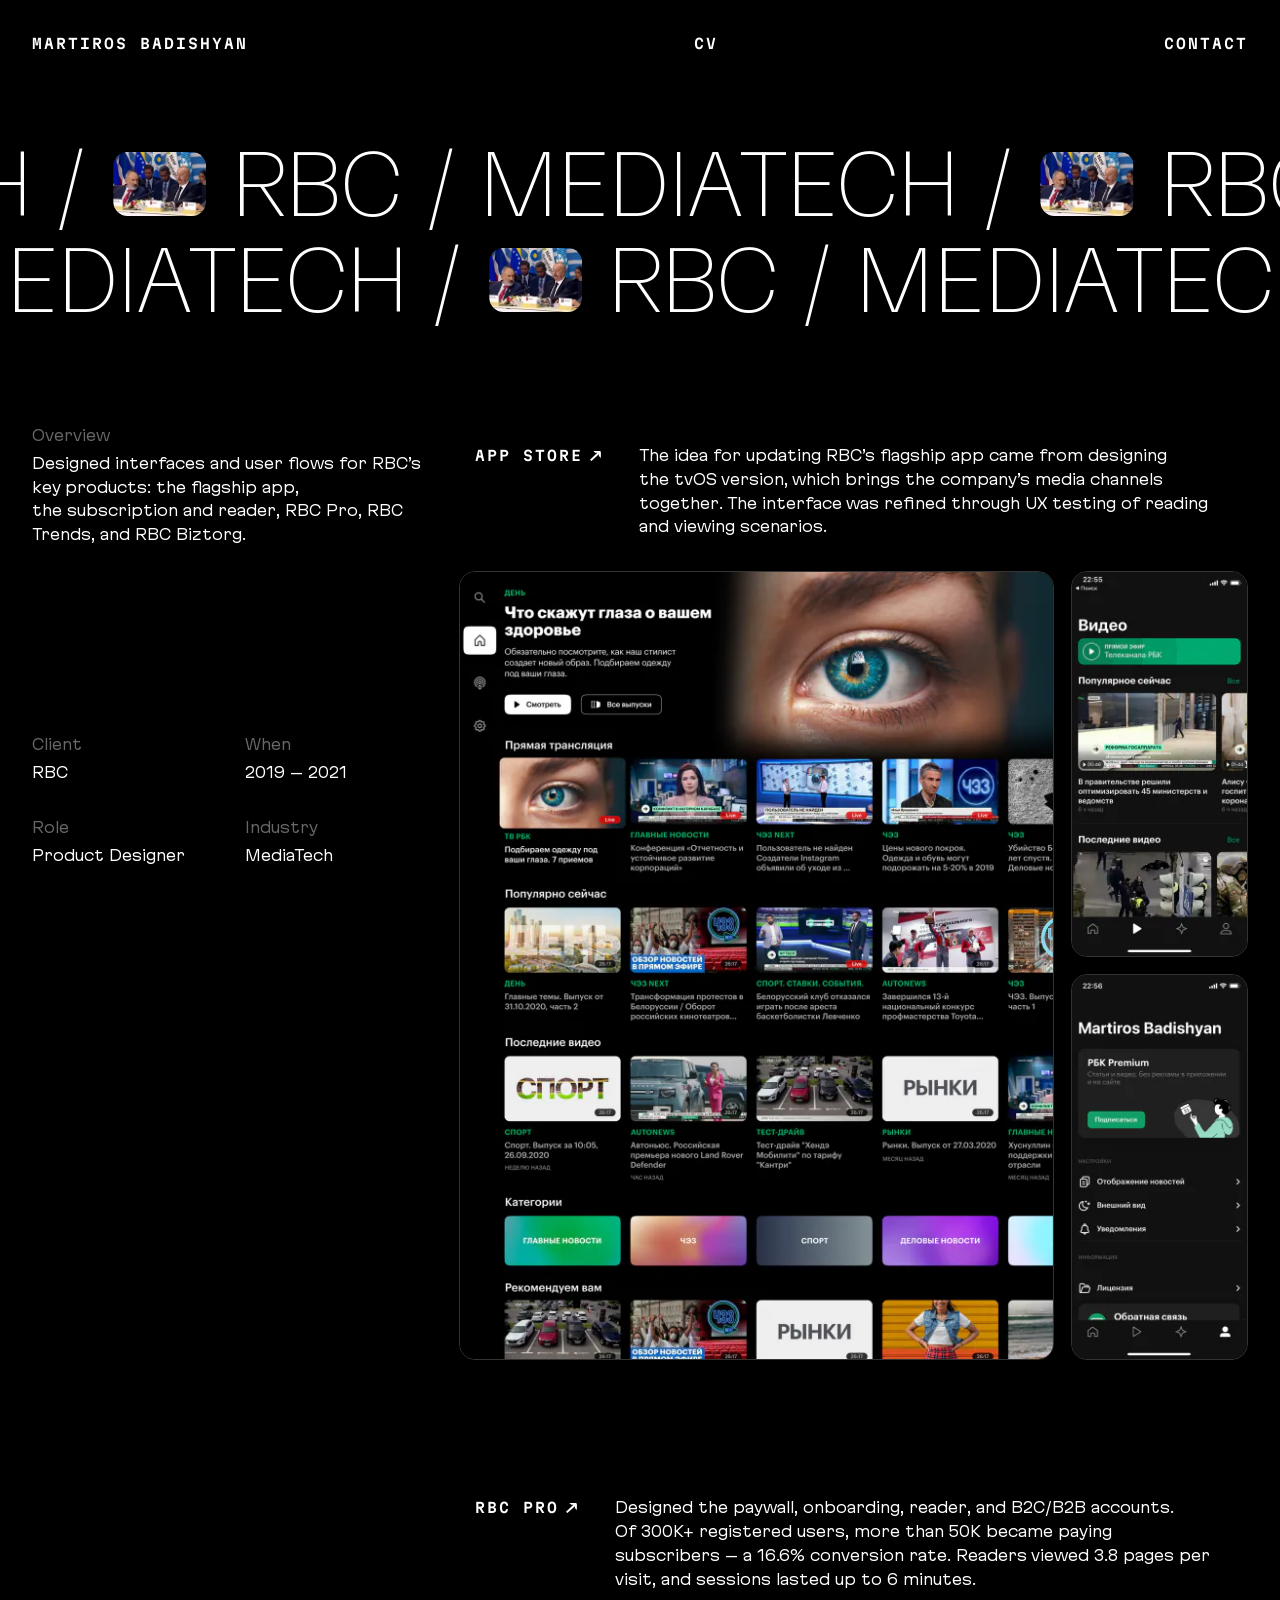
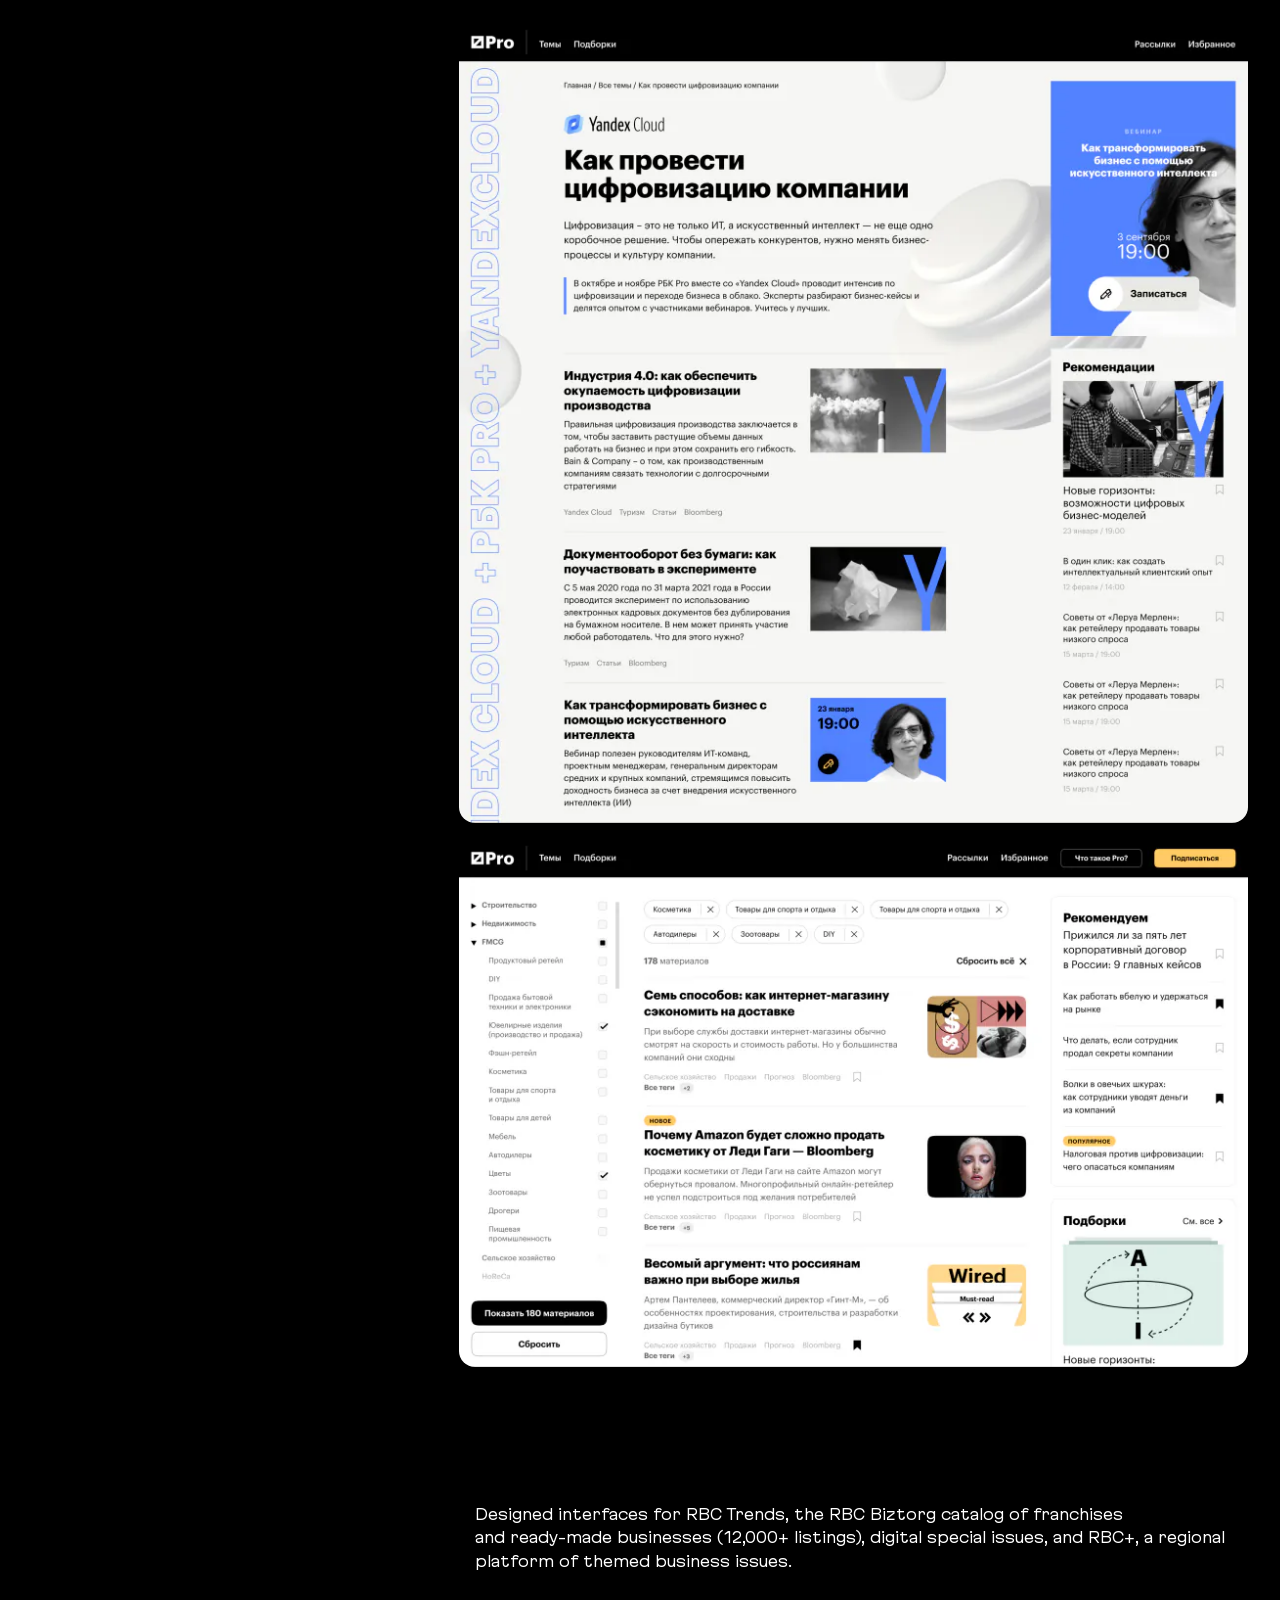
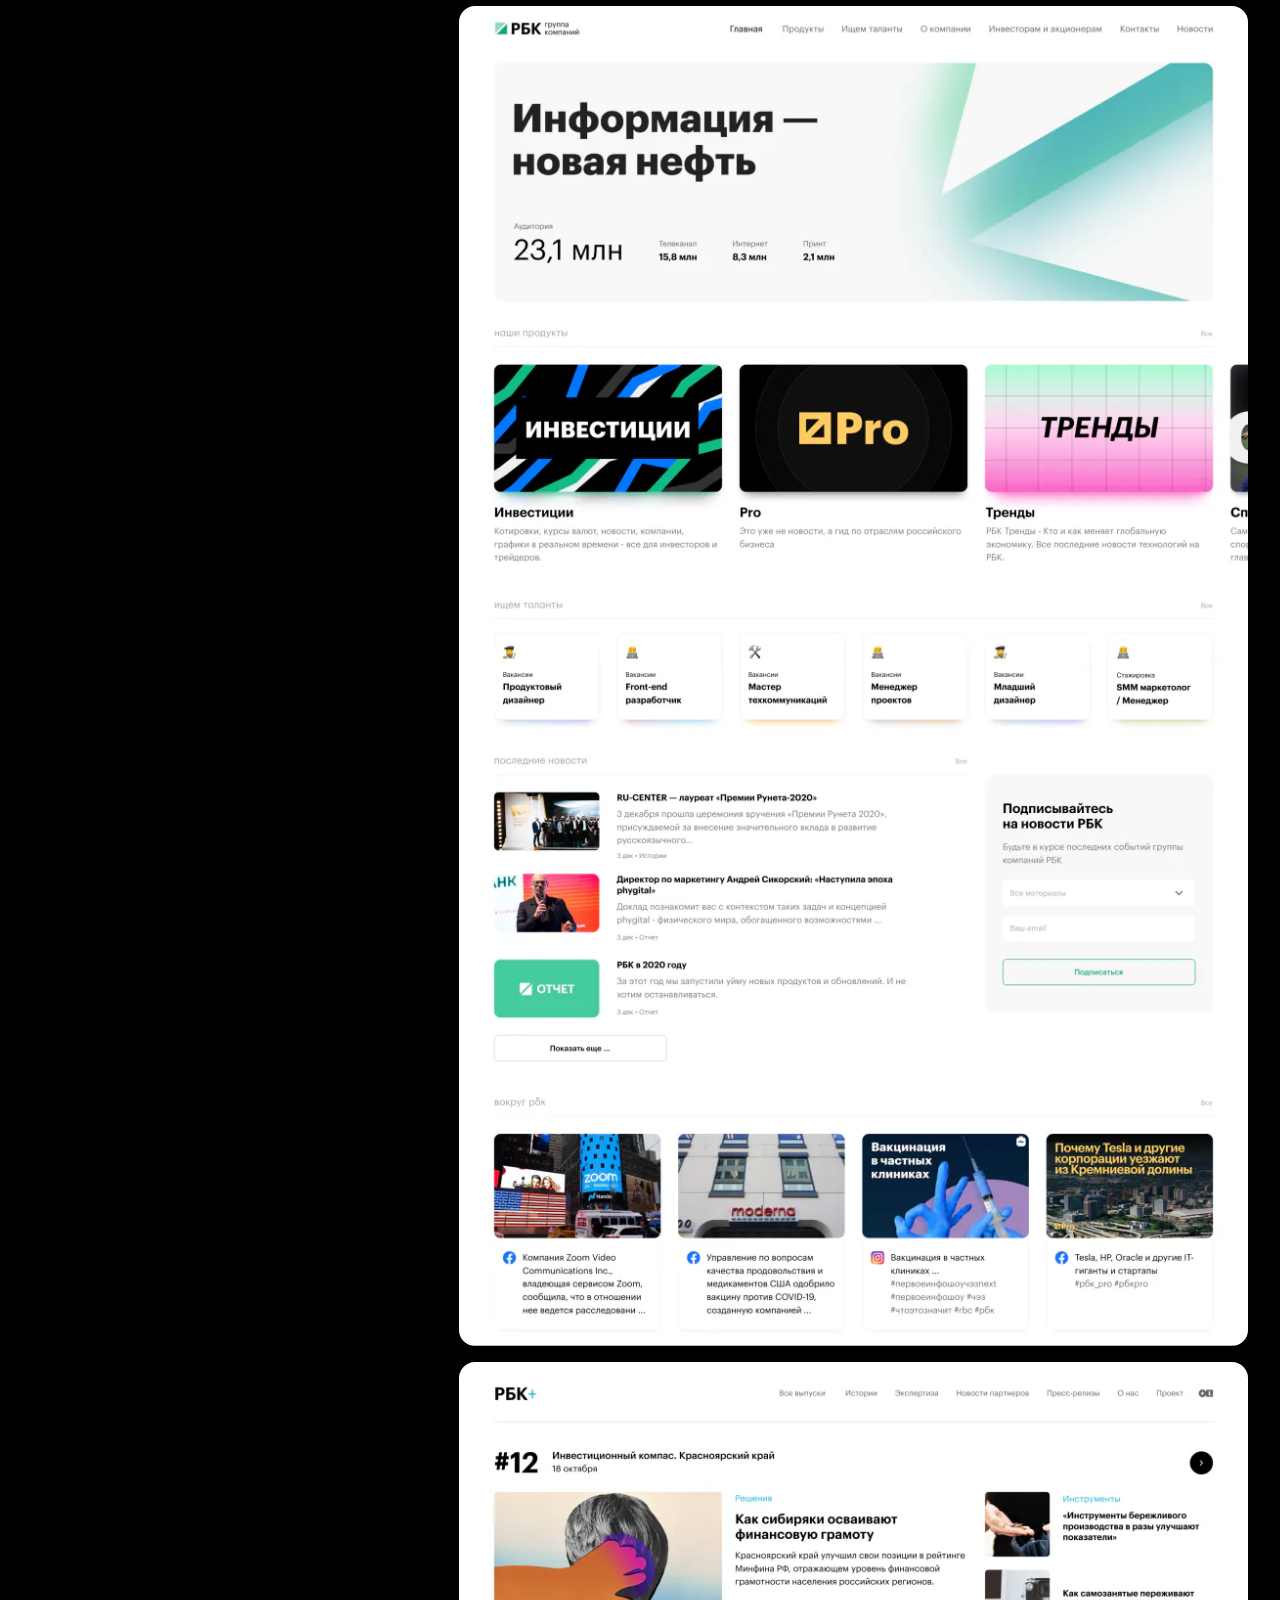
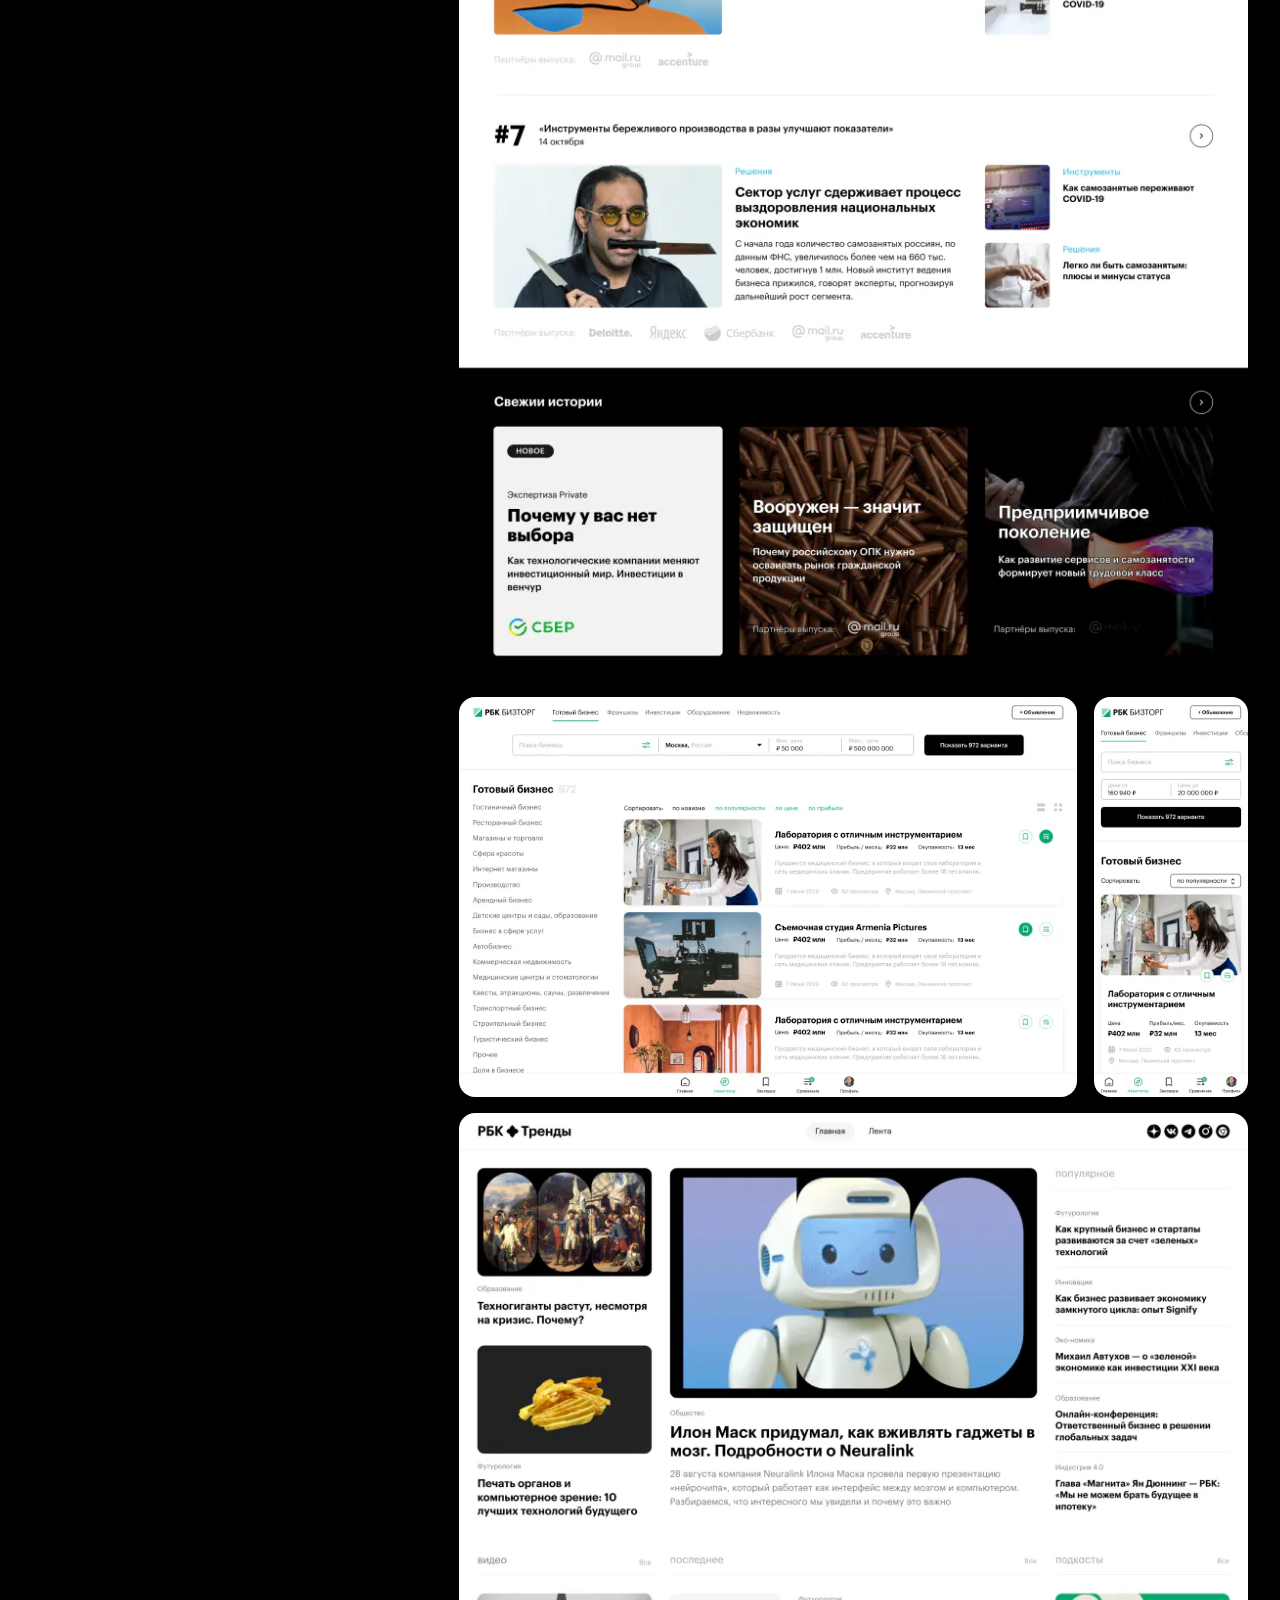
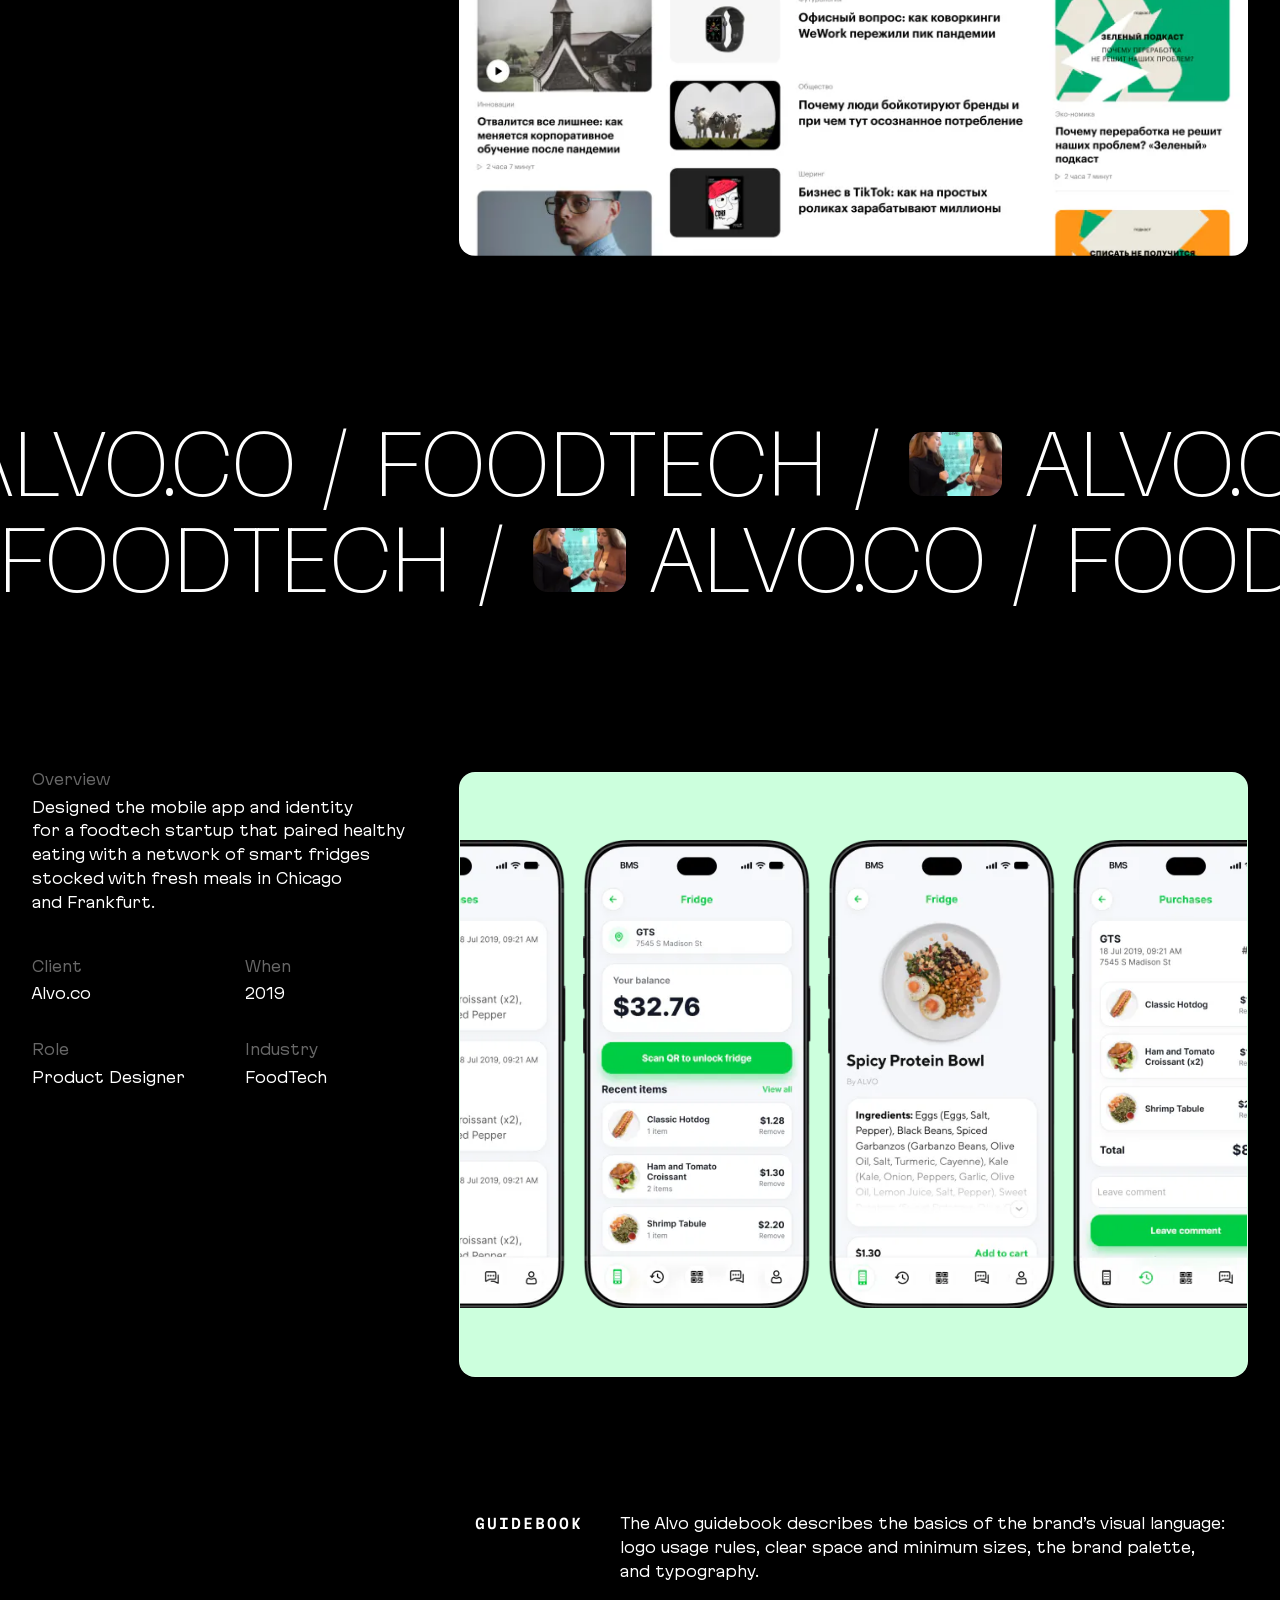
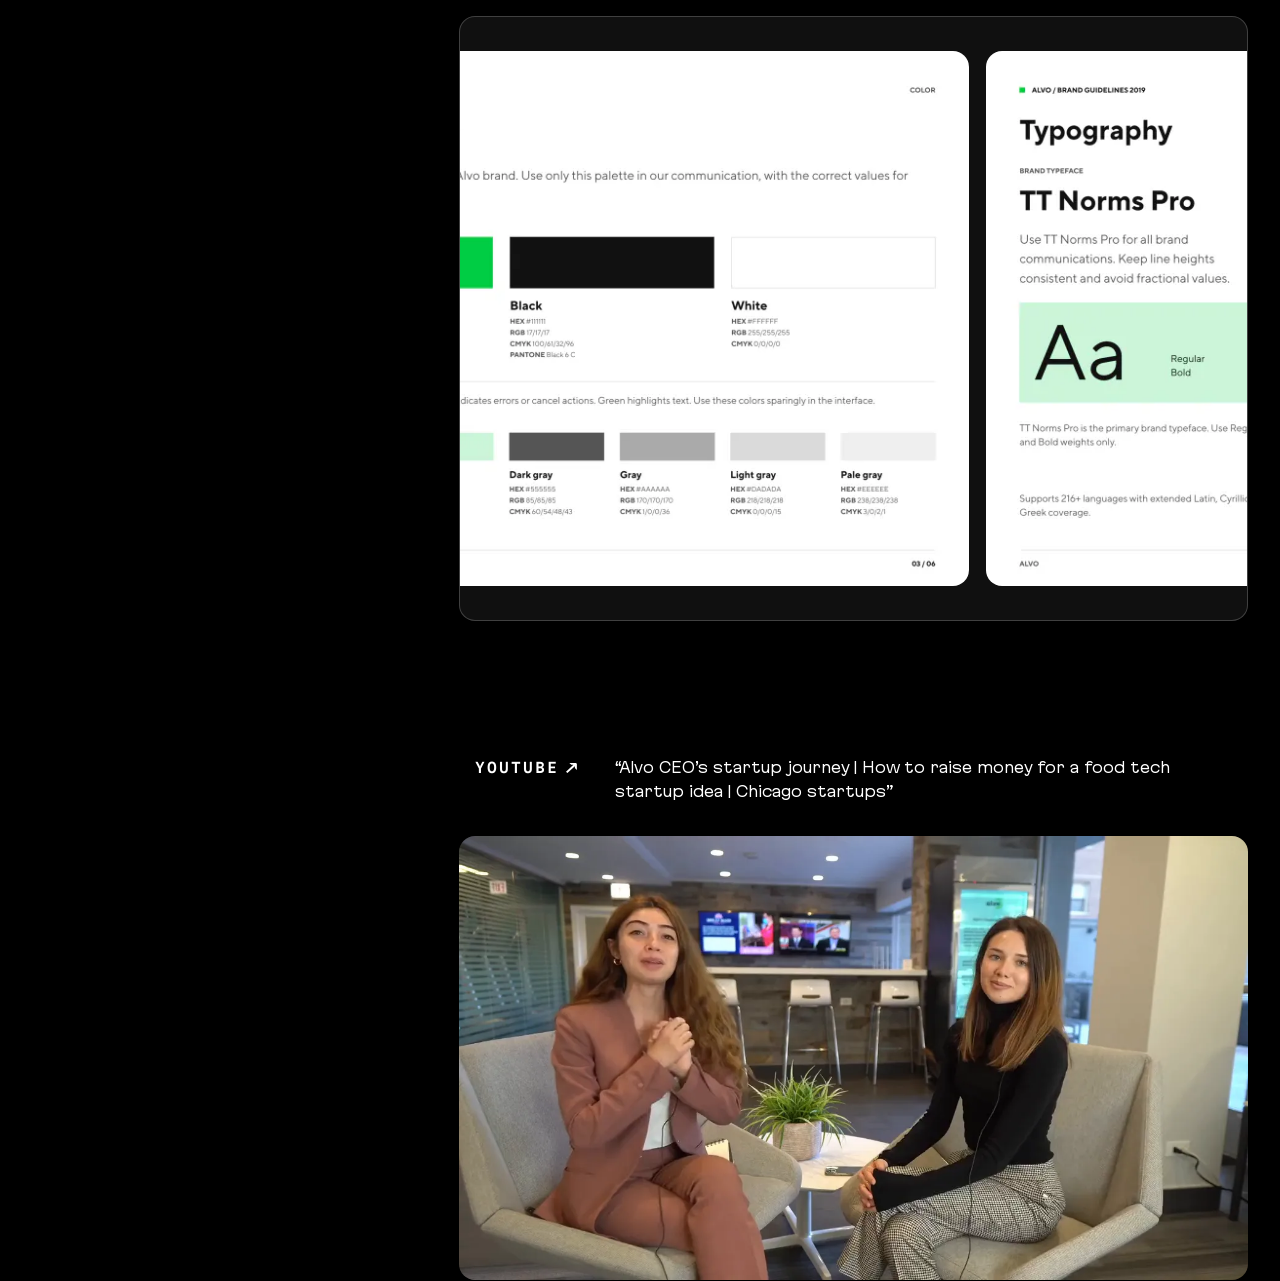
<file: en/rbc.html>
<!DOCTYPE html><!--e9ZHUicWxz8yHm6qm8V3A--><html lang="en" class="__variable_58f898"><head><meta charSet="utf-8"/><meta name="viewport" content="width=device-width, initial-scale=1"/><link rel="preload" href="/_next/static/media/d74b776de7ffedde-s.p.woff2" as="font" crossorigin="" type="font/woff2"/><link rel="stylesheet" href="/_next/static/css/91978d6b36ca3895.css" data-precedence="next"/><link rel="preload" as="script" fetchPriority="low" href="/_next/static/chunks/webpack-d15b27e1f25c1fc1.js"/><script src="/_next/static/chunks/4bd1b696-c023c6e3521b1417.js" async=""></script><script src="/_next/static/chunks/255-2005b055456c798b.js" async=""></script><script src="/_next/static/chunks/main-app-1b4500b93111eabf.js" async=""></script><script src="/_next/static/chunks/176-dbfe7d379a5d476e.js" async=""></script><script src="/_next/static/chunks/612-16c9ca7b276e64dc.js" async=""></script><script src="/_next/static/chunks/877-e512a332c5369705.js" async=""></script><script src="/_next/static/chunks/app/(en)/en/%5Bslug%5D/page-86d20aeadf0e2769.js" async=""></script><meta name="next-size-adjust" content=""/><meta name="theme-color" content="#000000"/><meta name="color-scheme" content="dark"/><title>RBC — Martiros Badishyan</title><meta name="description" content="Designed interfaces and user flows for RBC’s key products: the flagship app, the subscription and reader, RBC Pro, RBC Trends, and RBC Biztorg."/><link rel="canonical" href="https://badishyan.com/en/rbc"/><link rel="alternate" hrefLang="ru" href="https://badishyan.com/rbc"/><link rel="alternate" hrefLang="en" href="https://badishyan.com/en/rbc"/><meta property="og:title" content="RBC — Martiros Badishyan"/><meta property="og:description" content="Designed interfaces and user flows for RBC’s key products: the flagship app, the subscription and reader, RBC Pro, RBC Trends, and RBC Biztorg."/><meta property="og:url" content="https://badishyan.com/en/rbc"/><meta property="og:site_name" content="Martiros Badishyan"/><meta property="og:locale" content="en_US"/><meta property="og:image" content="https://badishyan.com/og.png"/><meta property="og:image:width" content="1200"/><meta property="og:image:height" content="630"/><meta property="og:locale:alternate" content="ru_RU"/><meta property="og:type" content="website"/><meta name="twitter:card" content="summary_large_image"/><meta name="twitter:title" content="RBC — Martiros Badishyan"/><meta name="twitter:description" content="Designed interfaces and user flows for RBC’s key products: the flagship app, the subscription and reader, RBC Pro, RBC Trends, and RBC Biztorg."/><meta name="twitter:image" content="https://badishyan.com/og.png"/><link rel="icon" href="/favicon.ico" type="image/x-icon" sizes="16x16"/><link rel="icon" href="/icon.svg?dc76ed37b3e27393" type="image/svg+xml" sizes="any"/><link rel="apple-touch-icon" href="/apple-icon.png?2944dd69cf27ddbf" type="image/png" sizes="180x180"/><script src="/_next/static/chunks/polyfills-42372ed130431b0a.js" noModule=""></script></head><body><div hidden=""><!--$--><!--/$--></div><script type="application/ld+json">{"@context":"https://schema.org","@graph":[{"@type":"Person","@id":"https://badishyan.com/#person","name":"Martiros Badishyan","alternateName":"Мартирос Бадишян","jobTitle":"Design Director","description":"Over 15 years in digital design, branding, and advertising. I lead teams and design interfaces, design systems, and identities hands-on.","url":"https://badishyan.com/en","image":"https://badishyan.com/og.png","email":"mailto:badishyan@gmail.com","sameAs":["https://t.me/Badishyan","https://www.instagram.com/b.martiros/"],"address":{"@type":"PostalAddress","addressLocality":"Moscow","addressCountry":"RU"},"knowsAbout":["Digital design","Branding","UX/UI","Design systems","Art direction"]},{"@type":"CreativeWork","name":"RBC","description":"Designed interfaces and user flows for RBC’s key products: the flagship app, the subscription and reader, RBC Pro, RBC Trends, and RBC Biztorg.","url":"https://badishyan.com/en/rbc","inLanguage":"en","image":"https://badishyan.com/projects/rbc.webp","genre":"MediaTech","temporalCoverage":"2019/2021","creator":{"@id":"https://badishyan.com/#person"}}]}</script><header class="fixed inset-x-0 top-0 z-50 flex h-[5.5rem] items-center px-4 md:px-8"><div aria-hidden="true" class="pointer-events-none absolute inset-x-0 top-0 -z-10 h-[7.5rem]"><div class="absolute inset-0" style="backdrop-filter:blur(0.5px);-webkit-backdrop-filter:blur(0.5px);mask-image:linear-gradient(to top, transparent 0%, #000 20%, #000 40%, transparent 60%);-webkit-mask-image:linear-gradient(to top, transparent 0%, #000 20%, #000 40%, transparent 60%)"></div><div class="absolute inset-0" style="backdrop-filter:blur(1px);-webkit-backdrop-filter:blur(1px);mask-image:linear-gradient(to top, transparent 20%, #000 40%, #000 60%, transparent 80%);-webkit-mask-image:linear-gradient(to top, transparent 20%, #000 40%, #000 60%, transparent 80%)"></div><div class="absolute inset-0" style="backdrop-filter:blur(2px);-webkit-backdrop-filter:blur(2px);mask-image:linear-gradient(to top, transparent 40%, #000 60%, #000 80%, transparent 100%);-webkit-mask-image:linear-gradient(to top, transparent 40%, #000 60%, #000 80%, transparent 100%)"></div><div class="absolute inset-0" style="backdrop-filter:blur(4px);-webkit-backdrop-filter:blur(4px);mask-image:linear-gradient(to top, transparent 60%, #000 80%, #000 100%, transparent 120%);-webkit-mask-image:linear-gradient(to top, transparent 60%, #000 80%, #000 100%, transparent 120%)"></div><div class="absolute inset-0" style="backdrop-filter:blur(8px);-webkit-backdrop-filter:blur(8px);mask-image:linear-gradient(to top, transparent 80%, #000 100%);-webkit-mask-image:linear-gradient(to top, transparent 80%, #000 100%)"></div><div class="absolute inset-0 bg-[linear-gradient(to_bottom,rgb(0_0_0/0.8),rgb(0_0_0/0.4)_45%,transparent)]"></div></div><nav class="site-nav label-caps flex flex-1 items-center justify-between leading-[1.7]" aria-label="Main navigation"><a aria-label="M.B. Martiros Badishyan" href="/en"><span class="md:hidden"><span aria-hidden="true" class="whitespace-pre">M.B.</span></span><span class="hidden md:block"><span aria-hidden="true" class="whitespace-pre">Martiros Badishyan</span></span></a><a href="/martiros-badishyan-cv-en.pdf" target="_blank" rel="noopener noreferrer" aria-label="CV"><span aria-hidden="true" class="whitespace-pre">CV</span></a><button type="button" aria-expanded="false" aria-label="Contact" class="cursor-pointer uppercase"><span aria-hidden="true" class="whitespace-pre">Contact</span></button></nav></header><main><div aria-hidden="true" class="divider overflow-hidden divider--intro pt-[7rem] pb-16 lg:pt-[8.5rem] lg:pb-24"><div class="text-[min(3rem,calc((100vw-1.5rem)/8.6))] font-[100] uppercase leading-[1.2] whitespace-pre [font-stretch:100%] md:text-[5rem]"><div class="divider-enter divider-row--left-enter"><div class="divider-drift divider-row--left-drift" style="--reps:8"><p class="divider-row divider-row--left"> / <span class="divider-pill"><video src="/projects/rbc-pill.mp4" poster="/projects/rbc-pill.webp" muted="" loop="" playsInline="" preload="none" disablePictureInPicture="" disableRemotePlayback="" aria-hidden="true" tabindex="-1" class="size-full object-cover"></video></span> RBC<!-- --> / MediaTech<!-- --> / <span class="divider-pill"><video src="/projects/rbc-pill.mp4" poster="/projects/rbc-pill.webp" muted="" loop="" playsInline="" preload="none" disablePictureInPicture="" disableRemotePlayback="" aria-hidden="true" tabindex="-1" class="size-full object-cover"></video></span> RBC<!-- --> / MediaTech<!-- --> / <span class="divider-pill"><video src="/projects/rbc-pill.mp4" poster="/projects/rbc-pill.webp" muted="" loop="" playsInline="" preload="none" disablePictureInPicture="" disableRemotePlayback="" aria-hidden="true" tabindex="-1" class="size-full object-cover"></video></span> RBC<!-- --> / MediaTech<!-- --> / <span class="divider-pill"><video src="/projects/rbc-pill.mp4" poster="/projects/rbc-pill.webp" muted="" loop="" playsInline="" preload="none" disablePictureInPicture="" disableRemotePlayback="" aria-hidden="true" tabindex="-1" class="size-full object-cover"></video></span> RBC<!-- --> / MediaTech<!-- --> / <span class="divider-pill"><video src="/projects/rbc-pill.mp4" poster="/projects/rbc-pill.webp" muted="" loop="" playsInline="" preload="none" disablePictureInPicture="" disableRemotePlayback="" aria-hidden="true" tabindex="-1" class="size-full object-cover"></video></span> RBC<!-- --> / MediaTech<!-- --> / <span class="divider-pill"><video src="/projects/rbc-pill.mp4" poster="/projects/rbc-pill.webp" muted="" loop="" playsInline="" preload="none" disablePictureInPicture="" disableRemotePlayback="" aria-hidden="true" tabindex="-1" class="size-full object-cover"></video></span> RBC<!-- --> / MediaTech<!-- --> / <span class="divider-pill"><video src="/projects/rbc-pill.mp4" poster="/projects/rbc-pill.webp" muted="" loop="" playsInline="" preload="none" disablePictureInPicture="" disableRemotePlayback="" aria-hidden="true" tabindex="-1" class="size-full object-cover"></video></span> RBC<!-- --> / MediaTech<!-- --> / <span class="divider-pill"><video src="/projects/rbc-pill.mp4" poster="/projects/rbc-pill.webp" muted="" loop="" playsInline="" preload="none" disablePictureInPicture="" disableRemotePlayback="" aria-hidden="true" tabindex="-1" class="size-full object-cover"></video></span> RBC<!-- --> / MediaTech</p></div></div><div class="divider-enter divider-row--right-enter"><div class="divider-drift divider-row--right-drift" style="--reps:8"><p class="divider-row divider-row--right"> / <span class="divider-pill"><video src="/projects/rbc-pill.mp4" poster="/projects/rbc-pill.webp" muted="" loop="" playsInline="" preload="none" disablePictureInPicture="" disableRemotePlayback="" aria-hidden="true" tabindex="-1" class="size-full object-cover"></video></span> RBC<!-- --> / MediaTech<!-- --> / <span class="divider-pill"><video src="/projects/rbc-pill.mp4" poster="/projects/rbc-pill.webp" muted="" loop="" playsInline="" preload="none" disablePictureInPicture="" disableRemotePlayback="" aria-hidden="true" tabindex="-1" class="size-full object-cover"></video></span> RBC<!-- --> / MediaTech<!-- --> / <span class="divider-pill"><video src="/projects/rbc-pill.mp4" poster="/projects/rbc-pill.webp" muted="" loop="" playsInline="" preload="none" disablePictureInPicture="" disableRemotePlayback="" aria-hidden="true" tabindex="-1" class="size-full object-cover"></video></span> RBC<!-- --> / MediaTech<!-- --> / <span class="divider-pill"><video src="/projects/rbc-pill.mp4" poster="/projects/rbc-pill.webp" muted="" loop="" playsInline="" preload="none" disablePictureInPicture="" disableRemotePlayback="" aria-hidden="true" tabindex="-1" class="size-full object-cover"></video></span> RBC<!-- --> / MediaTech<!-- --> / <span class="divider-pill"><video src="/projects/rbc-pill.mp4" poster="/projects/rbc-pill.webp" muted="" loop="" playsInline="" preload="none" disablePictureInPicture="" disableRemotePlayback="" aria-hidden="true" tabindex="-1" class="size-full object-cover"></video></span> RBC<!-- --> / MediaTech<!-- --> / <span class="divider-pill"><video src="/projects/rbc-pill.mp4" poster="/projects/rbc-pill.webp" muted="" loop="" playsInline="" preload="none" disablePictureInPicture="" disableRemotePlayback="" aria-hidden="true" tabindex="-1" class="size-full object-cover"></video></span> RBC<!-- --> / MediaTech<!-- --> / <span class="divider-pill"><video src="/projects/rbc-pill.mp4" poster="/projects/rbc-pill.webp" muted="" loop="" playsInline="" preload="none" disablePictureInPicture="" disableRemotePlayback="" aria-hidden="true" tabindex="-1" class="size-full object-cover"></video></span> RBC<!-- --> / MediaTech<!-- --> / <span class="divider-pill"><video src="/projects/rbc-pill.mp4" poster="/projects/rbc-pill.webp" muted="" loop="" playsInline="" preload="none" disablePictureInPicture="" disableRemotePlayback="" aria-hidden="true" tabindex="-1" class="size-full object-cover"></video></span> RBC<!-- --> / MediaTech</p></div></div></div></div><section data-case="rbc" aria-label="RBC" class="grid gap-x-8 gap-y-24 px-3 md:px-8 lg:grid-cols-[minmax(0,1fr)_minmax(0,2fr)] case-enter"><h1 class="sr-only">RBC</h1><aside class="flex flex-col gap-10 text-[0.875rem] leading-[1.7] lg:sticky lg:top-[15.25rem] lg:h-[calc(100svh-17.25rem)] lg:min-h-[22.5rem] lg:justify-between"><div class="flex flex-col gap-1"><p class="text-muted">Overview</p><p class="max-w-[30rem]">Designed interfaces and user flows for RBC’s key products: the flagship app, the subscription and reader, RBC Pro, RBC Trends, and RBC Biztorg.</p></div><div class="flex flex-1 flex-col justify-end"><dl class="grid grid-cols-2 gap-x-8 gap-y-6 lg:sticky lg:bottom-8 lg:gap-y-8"><div class="flex flex-col gap-1"><dt class="text-muted">Client</dt><dd>RBC</dd></div><div class="flex flex-col gap-1"><dt class="text-muted">When</dt><dd>2019 – 2021</dd></div><div class="flex flex-col gap-1"><dt class="text-muted">Role</dt><dd>Product Designer</dd></div><div class="flex flex-col gap-1"><dt class="text-muted">Industry</dt><dd>MediaTech</dd></div></dl></div></aside><div class="flex flex-col gap-20 md:gap-[7.5rem] lg:pt-1"><div class="flex flex-col gap-4"><div class="scroll-reveal flex flex-wrap items-start gap-x-8 gap-y-3 py-4 lg:px-4"><h2 class="label-caps leading-[1.7]"><a href="https://apps.apple.com/ru/developer/rbc-ru/id458282768" target="_blank" rel="noopener noreferrer" class="group inline-flex items-start"><span>App Store</span><svg aria-hidden="true" width="24" height="24" viewBox="0 0 24 24" fill="currentColor" class="size-6 shrink-0"><path d="M17.8648 13.915L15.8848 12.0971L15.9319 7.72533L17.0869 8.7858L12.3255 8.82908L10.3455 7.01113L16.9337 7.00031L17.8766 7.866L17.8648 13.915ZM8.41264 17.0532L7.00003 15.6479L16.0026 7.35741L17.4876 8.72087L8.41264 17.0532Z"></path></svg></a></h2><p class="min-w-[min(20rem,100%)] flex-1 text-[0.875rem] leading-[1.7]">The idea for updating RBC’s flagship app came from designing the tvOS version, which brings the company’s media channels together. The interface was refined through UX testing of reading and viewing scenarios.</p></div><div class="scroll-reveal"><div class="@container w-full"><div class="flex" style="aspect-ratio:752 / 751.6873124344651;gap:calc(16 / 752 * 100cqw)"><div class="flex min-w-0 flex-col" style="width:75.37780957363664%;gap:calc(16 / 752 * 100cqw)"><img src="/cases/rbc/tvos-1843.webp" srcSet="/cases/rbc/tvos-1843.webp 1843w, /cases/rbc/tvos-1133.webp 1133w, /cases/rbc/tvos-608.webp 608w" sizes="(min-width: 1024px) calc((100vw - 96px) * 0.667 * 0.754), (min-width: 768px) calc((100vw - 64px) * 0.754), calc((100vw - 24px) * 0.754)" width="1843" height="2444" alt="RBC app for tvOS" loading="lazy" class="min-h-0 w-full rounded-2xl object-cover border border-line" style="flex:132.6098752034726 1 0"/></div><div class="flex min-w-0 flex-col" style="width:22.49453085189527%;gap:calc(16 / 752 * 100cqw)"><img src="/cases/rbc/app-1-550.webp" srcSet="/cases/rbc/app-1-550.webp 550w, /cases/rbc/app-1-338.webp 338w, /cases/rbc/app-1-182.webp 182w" sizes="(min-width: 1024px) calc((100vw - 96px) * 0.667 * 0.225), (min-width: 768px) calc((100vw - 64px) * 0.225), calc((100vw - 24px) * 0.225)" width="550" height="1196" alt="RBC flagship app" loading="lazy" class="min-h-0 w-full rounded-2xl object-cover border border-line" style="flex:217.45454545454547 1 0"/><img src="/cases/rbc/app-2-550.webp" srcSet="/cases/rbc/app-2-550.webp 550w, /cases/rbc/app-2-338.webp 338w, /cases/rbc/app-2-182.webp 182w" sizes="(min-width: 1024px) calc((100vw - 96px) * 0.667 * 0.225), (min-width: 768px) calc((100vw - 64px) * 0.225), calc((100vw - 24px) * 0.225)" width="550" height="1196" alt="RBC flagship app, article" loading="lazy" class="min-h-0 w-full rounded-2xl object-cover border border-line" style="flex:217.45454545454547 1 0"/></div></div></div></div></div><div class="flex flex-col gap-4"><div class="scroll-reveal flex flex-wrap items-start gap-x-8 gap-y-3 py-4 lg:px-4"><h2 class="label-caps leading-[1.7]"><a href="https://pro.rbc.ru" target="_blank" rel="noopener noreferrer" class="group inline-flex items-start"><span>RBC Pro</span><svg aria-hidden="true" width="24" height="24" viewBox="0 0 24 24" fill="currentColor" class="size-6 shrink-0"><path d="M17.8648 13.915L15.8848 12.0971L15.9319 7.72533L17.0869 8.7858L12.3255 8.82908L10.3455 7.01113L16.9337 7.00031L17.8766 7.866L17.8648 13.915ZM8.41264 17.0532L7.00003 15.6479L16.0026 7.35741L17.4876 8.72087L8.41264 17.0532Z"></path></svg></a></h2><p class="min-w-[min(20rem,100%)] flex-1 text-[0.875rem] leading-[1.7]">Designed the paywall, onboarding, reader, and B2C/B2B accounts. Of 300K+ registered users, more than 50K became paying subscribers – a 16.6% conversion rate. Readers viewed 3.8 pages per visit, and sessions lasted up to 6 minutes.</p></div><div class="scroll-reveal"><img src="/cases/rbc/pro-1-2444.webp" srcSet="/cases/rbc/pro-1-2444.webp 2444w, /cases/rbc/pro-1-1503.webp 1503w, /cases/rbc/pro-1-807.webp 807w" sizes="(min-width: 1024px) calc((100vw - 96px) * 0.667 * 1.000), (min-width: 768px) calc((100vw - 64px) * 1.000), calc((100vw - 24px) * 1.000)" width="2444" height="2475" alt="RBC Pro article" loading="lazy" class="h-auto w-full rounded-2xl object-cover  "/></div><div class="scroll-reveal"><img src="/cases/rbc/pro-2-2444.webp" srcSet="/cases/rbc/pro-2-2444.webp 2444w, /cases/rbc/pro-2-1503.webp 1503w, /cases/rbc/pro-2-807.webp 807w" sizes="(min-width: 1024px) calc((100vw - 96px) * 0.667 * 1.000), (min-width: 768px) calc((100vw - 64px) * 1.000), calc((100vw - 24px) * 1.000)" width="2444" height="1631" alt="RBC Pro collection with filters" loading="lazy" class="h-auto w-full rounded-2xl object-cover  "/></div></div><div class="flex flex-col gap-4"><div class="scroll-reveal flex flex-wrap items-start gap-x-8 gap-y-3 py-4 lg:px-4"><p class="min-w-[min(20rem,100%)] flex-1 text-[0.875rem] leading-[1.7]">Designed interfaces for RBC Trends, the RBC Biztorg catalog of franchises and ready‑made businesses (12,000+ listings), digital special issues, and RBC+, a regional platform of themed business issues.</p></div><div class="scroll-reveal"><img src="/cases/rbc/main-2444.webp" srcSet="/cases/rbc/main-2444.webp 2444w, /cases/rbc/main-1503.webp 1503w, /cases/rbc/main-807.webp 807w" sizes="(min-width: 1024px) calc((100vw - 96px) * 0.667 * 1.000), (min-width: 768px) calc((100vw - 64px) * 1.000), calc((100vw - 24px) * 1.000)" width="2444" height="4148" alt="RBC home page" loading="lazy" class="h-auto w-full rounded-2xl object-cover  "/></div><div class="scroll-reveal"><img src="/cases/rbc/projects-2444.webp" srcSet="/cases/rbc/projects-2444.webp 2444w, /cases/rbc/projects-1503.webp 1503w, /cases/rbc/projects-807.webp 807w" sizes="(min-width: 1024px) calc((100vw - 96px) * 0.667 * 1.000), (min-width: 768px) calc((100vw - 64px) * 1.000), calc((100vw - 24px) * 1.000)" width="2444" height="2845" alt="RBC digital special issues" loading="lazy" class="h-auto w-full rounded-2xl object-cover  "/></div><div class="scroll-reveal"><div class="@container w-full"><div class="flex" style="aspect-ratio:752 / 381.01375245579567;gap:calc(16 / 752 * 100cqw)"><div class="flex min-w-0 flex-col" style="width:78.32351015062214%;gap:calc(16 / 752 * 100cqw)"><img src="/cases/rbc/biztorg-desktop-2444.webp" srcSet="/cases/rbc/biztorg-desktop-2444.webp 2444w, /cases/rbc/biztorg-desktop-1503.webp 1503w, /cases/rbc/biztorg-desktop-807.webp 807w" sizes="(min-width: 1024px) calc((100vw - 96px) * 0.667 * 0.783), (min-width: 768px) calc((100vw - 64px) * 0.783), calc((100vw - 24px) * 0.783)" width="2444" height="1581" alt="RBC Biztorg catalog" loading="lazy" class="min-h-0 w-full rounded-2xl object-cover " style="flex:64.68903436988543 1 0"/></div><div class="flex min-w-0 flex-col" style="width:19.54883027490978%;gap:calc(16 / 752 * 100cqw)"><img src="/cases/rbc/biztorg-mobile-610.webp" srcSet="/cases/rbc/biztorg-mobile-610.webp 610w, /cases/rbc/biztorg-mobile-375.webp 375w, /cases/rbc/biztorg-mobile-201.webp 201w" sizes="(min-width: 1024px) calc((100vw - 96px) * 0.667 * 0.195), (min-width: 768px) calc((100vw - 64px) * 0.195), calc((100vw - 24px) * 0.195)" width="610" height="1581" alt="RBC Biztorg catalog on a phone" loading="lazy" class="min-h-0 w-full rounded-2xl object-cover " style="flex:259.1803278688525 1 0"/></div></div></div></div><div class="scroll-reveal"><img src="/cases/rbc/trends-2444.webp" srcSet="/cases/rbc/trends-2444.webp 2444w, /cases/rbc/trends-1503.webp 1503w, /cases/rbc/trends-807.webp 807w" sizes="(min-width: 1024px) calc((100vw - 96px) * 0.667 * 1.000), (min-width: 768px) calc((100vw - 64px) * 1.000), calc((100vw - 24px) * 1.000)" width="2444" height="2296" alt="RBC Trends home page" loading="lazy" class="h-auto w-full rounded-2xl object-cover  "/></div></div></div></section><div class="h-px"></div></main><!--$--><!--/$--><script src="/_next/static/chunks/webpack-d15b27e1f25c1fc1.js" id="_R_" async=""></script><script>(self.__next_f=self.__next_f||[]).push([0])</script><script>self.__next_f.push([1,"1:\"$Sreact.fragment\"\n2:I[9766,[],\"\"]\n3:I[8924,[],\"\"]\n4:I[2042,[\"176\",\"static/chunks/176-dbfe7d379a5d476e.js\",\"612\",\"static/chunks/612-16c9ca7b276e64dc.js\",\"877\",\"static/chunks/877-e512a332c5369705.js\",\"27\",\"static/chunks/app/(en)/en/%5Bslug%5D/page-86d20aeadf0e2769.js\"],\"Signature\"]\n5:I[741,[\"176\",\"static/chunks/176-dbfe7d379a5d476e.js\",\"612\",\"static/chunks/612-16c9ca7b276e64dc.js\",\"877\",\"static/chunks/877-e512a332c5369705.js\",\"27\",\"static/chunks/app/(en)/en/%5Bslug%5D/page-86d20aeadf0e2769.js\"],\"ScrollFallback\"]\n7:I[4431,[],\"OutletBoundary\"]\n9:I[5278,[],\"AsyncMetadataOutlet\"]\nb:I[4431,[],\"ViewportBoundary\"]\nd:I[4431,[],\"MetadataBoundary\"]\ne:\"$Sreact.suspense\"\n10:I[7150,[],\"\"]\n:HL[\"/_next/static/media/d74b776de7ffedde-s.p.woff2\",\"font\",{\"crossOrigin\":\"\",\"type\":\"font/woff2\"}]\n:HL[\"/_next/static/css/91978d6b36ca3895.css\",\"style\"]\n"])</script><script>self.__next_f.push([1,"0:{\"P\":null,\"b\":\"e9ZHUicWxz8yHm6qm8V3A\",\"p\":\"\",\"c\":[\"\",\"en\",\"rbc\"],\"i\":false,\"f\":[[[\"\",{\"children\":[\"(en)\",{\"children\":[\"en\",{\"children\":[[\"slug\",\"rbc\",\"d\"],{\"children\":[\"__PAGE__\",{}]}]},\"$undefined\",\"$undefined\",true]}]}],[\"\",[\"$\",\"$1\",\"c\",{\"children\":[null,[\"$\",\"$L2\",null,{\"parallelRouterKey\":\"children\",\"error\":\"$undefined\",\"errorStyles\":\"$undefined\",\"errorScripts\":\"$undefined\",\"template\":[\"$\",\"$L3\",null,{}],\"templateStyles\":\"$undefined\",\"templateScripts\":\"$undefined\",\"notFound\":[[[\"$\",\"title\",null,{\"children\":\"404: This page could not be found.\"}],[\"$\",\"div\",null,{\"style\":{\"fontFamily\":\"system-ui,\\\"Segoe UI\\\",Roboto,Helvetica,Arial,sans-serif,\\\"Apple Color Emoji\\\",\\\"Segoe UI Emoji\\\"\",\"height\":\"100vh\",\"textAlign\":\"center\",\"display\":\"flex\",\"flexDirection\":\"column\",\"alignItems\":\"center\",\"justifyContent\":\"center\"},\"children\":[\"$\",\"div\",null,{\"children\":[[\"$\",\"style\",null,{\"dangerouslySetInnerHTML\":{\"__html\":\"body{color:#000;background:#fff;margin:0}.next-error-h1{border-right:1px solid rgba(0,0,0,.3)}@media (prefers-color-scheme:dark){body{color:#fff;background:#000}.next-error-h1{border-right:1px solid rgba(255,255,255,.3)}}\"}}],[\"$\",\"h1\",null,{\"className\":\"next-error-h1\",\"style\":{\"display\":\"inline-block\",\"margin\":\"0 20px 0 0\",\"padding\":\"0 23px 0 0\",\"fontSize\":24,\"fontWeight\":500,\"verticalAlign\":\"top\",\"lineHeight\":\"49px\"},\"children\":404}],[\"$\",\"div\",null,{\"style\":{\"display\":\"inline-block\"},\"children\":[\"$\",\"h2\",null,{\"style\":{\"fontSize\":14,\"fontWeight\":400,\"lineHeight\":\"49px\",\"margin\":0},\"children\":\"This page could not be found.\"}]}]]}]}]],[]],\"forbidden\":\"$undefined\",\"unauthorized\":\"$undefined\"}]]}],{\"children\":[\"(en)\",[\"$\",\"$1\",\"c\",{\"children\":[null,[\"$\",\"$L2\",null,{\"parallelRouterKey\":\"children\",\"error\":\"$undefined\",\"errorStyles\":\"$undefined\",\"errorScripts\":\"$undefined\",\"template\":[\"$\",\"$L3\",null,{}],\"templateStyles\":\"$undefined\",\"templateScripts\":\"$undefined\",\"notFound\":[[[\"$\",\"title\",null,{\"children\":\"404: This page could not be found.\"}],[\"$\",\"div\",null,{\"style\":\"$0:f:0:1:1:props:children:1:props:notFound:0:1:props:style\",\"children\":[\"$\",\"div\",null,{\"children\":[[\"$\",\"style\",null,{\"dangerouslySetInnerHTML\":{\"__html\":\"body{color:#000;background:#fff;margin:0}.next-error-h1{border-right:1px solid rgba(0,0,0,.3)}@media (prefers-color-scheme:dark){body{color:#fff;background:#000}.next-error-h1{border-right:1px solid rgba(255,255,255,.3)}}\"}}],[\"$\",\"h1\",null,{\"className\":\"next-error-h1\",\"style\":\"$0:f:0:1:1:props:children:1:props:notFound:0:1:props:children:props:children:1:props:style\",\"children\":404}],[\"$\",\"div\",null,{\"style\":\"$0:f:0:1:1:props:children:1:props:notFound:0:1:props:children:props:children:2:props:style\",\"children\":[\"$\",\"h2\",null,{\"style\":\"$0:f:0:1:1:props:children:1:props:notFound:0:1:props:children:props:children:2:props:children:props:style\",\"children\":\"This page could not be found.\"}]}]]}]}]],[]],\"forbidden\":\"$undefined\",\"unauthorized\":\"$undefined\"}]]}],{\"children\":[\"en\",[\"$\",\"$1\",\"c\",{\"children\":[[[\"$\",\"link\",\"0\",{\"rel\":\"stylesheet\",\"href\":\"/_next/static/css/91978d6b36ca3895.css\",\"precedence\":\"next\",\"crossOrigin\":\"$undefined\",\"nonce\":\"$undefined\"}]],[\"$\",\"html\",null,{\"lang\":\"en\",\"className\":\"__variable_58f898\",\"children\":[\"$\",\"body\",null,{\"children\":[[\"$\",\"$L2\",null,{\"parallelRouterKey\":\"children\",\"error\":\"$undefined\",\"errorStyles\":\"$undefined\",\"errorScripts\":\"$undefined\",\"template\":[\"$\",\"$L3\",null,{}],\"templateStyles\":\"$undefined\",\"templateScripts\":\"$undefined\",\"notFound\":\"$undefined\",\"forbidden\":\"$undefined\",\"unauthorized\":\"$undefined\"}],[\"$\",\"$L4\",null,{\"locale\":\"en\"}],[\"$\",\"$L5\",null,{}]]}]}]]}],{\"children\":[[\"slug\",\"rbc\",\"d\"],[\"$\",\"$1\",\"c\",{\"children\":[null,[\"$\",\"$L2\",null,{\"parallelRouterKey\":\"children\",\"error\":\"$undefined\",\"errorStyles\":\"$undefined\",\"errorScripts\":\"$undefined\",\"template\":[\"$\",\"$L3\",null,{}],\"templateStyles\":\"$undefined\",\"templateScripts\":\"$undefined\",\"notFound\":\"$undefined\",\"forbidden\":\"$undefined\",\"unauthorized\":\"$undefined\"}]]}],{\"children\":[\"__PAGE__\",[\"$\",\"$1\",\"c\",{\"children\":[\"$L6\",null,[\"$\",\"$L7\",null,{\"children\":[\"$L8\",[\"$\",\"$L9\",null,{\"promise\":\"$@a\"}]]}]]}],{},null,false]},null,false]},null,false]},null,false]},null,false],[\"$\",\"$1\",\"h\",{\"children\":[null,[[\"$\",\"$Lb\",null,{\"children\":\"$Lc\"}],[\"$\",\"meta\",null,{\"name\":\"next-size-adjust\",\"content\":\"\"}]],[\"$\",\"$Ld\",null,{\"children\":[\"$\",\"div\",null,{\"hidden\":true,\"children\":[\"$\",\"$e\",null,{\"fallback\":null,\"children\":\"$Lf\"}]}]}]]}],false]],\"m\":\"$undefined\",\"G\":[\"$10\",[]],\"s\":false,\"S\":true}\n"])</script><script>self.__next_f.push([1,"12:I[3815,[\"176\",\"static/chunks/176-dbfe7d379a5d476e.js\",\"612\",\"static/chunks/612-16c9ca7b276e64dc.js\",\"877\",\"static/chunks/877-e512a332c5369705.js\",\"27\",\"static/chunks/app/(en)/en/%5Bslug%5D/page-86d20aeadf0e2769.js\"],\"Nav\"]\n13:I[59,[\"176\",\"static/chunks/176-dbfe7d379a5d476e.js\",\"612\",\"static/chunks/612-16c9ca7b276e64dc.js\",\"877\",\"static/chunks/877-e512a332c5369705.js\",\"27\",\"static/chunks/app/(en)/en/%5Bslug%5D/page-86d20aeadf0e2769.js\"],\"CaseChain\"]\n11:T461,"])</script><script>self.__next_f.push([1,"{\"@context\":\"https://schema.org\",\"@graph\":[{\"@type\":\"Person\",\"@id\":\"https://badishyan.com/#person\",\"name\":\"Martiros Badishyan\",\"alternateName\":\"Мартирос Бадишян\",\"jobTitle\":\"Design Director\",\"description\":\"Over 15 years in digital design, branding, and advertising. I lead teams and design interfaces, design systems, and identities hands-on.\",\"url\":\"https://badishyan.com/en\",\"image\":\"https://badishyan.com/og.png\",\"email\":\"mailto:badishyan@gmail.com\",\"sameAs\":[\"https://t.me/Badishyan\",\"https://www.instagram.com/b.martiros/\"],\"address\":{\"@type\":\"PostalAddress\",\"addressLocality\":\"Moscow\",\"addressCountry\":\"RU\"},\"knowsAbout\":[\"Digital design\",\"Branding\",\"UX/UI\",\"Design systems\",\"Art direction\"]},{\"@type\":\"CreativeWork\",\"name\":\"RBC\",\"description\":\"Designed interfaces and user flows for RBC’s key products: the flagship app, the subscription and reader, RBC Pro, RBC Trends, and RBC Biztorg.\",\"url\":\"https://badishyan.com/en/rbc\",\"inLanguage\":\"en\",\"image\":\"https://badishyan.com/projects/rbc.webp\",\"genre\":\"MediaTech\",\"temporalCoverage\":\"2019/2021\",\"creator\":{\"@id\":\"https://badishyan.com/#person\"}}]}"])</script><script>self.__next_f.push([1,"6:[[\"$\",\"script\",null,{\"type\":\"application/ld+json\",\"dangerouslySetInnerHTML\":{\"__html\":\"$11\"}}],[\"$\",\"$L12\",null,{\"locale\":\"en\"}],[\"$\",\"main\",null,{\"children\":[\"$\",\"$L13\",null,{\"slug\":\"rbc\",\"locale\":\"en\"}]}]]\n"])</script><script>self.__next_f.push([1,"c:[[\"$\",\"meta\",\"0\",{\"charSet\":\"utf-8\"}],[\"$\",\"meta\",\"1\",{\"name\":\"viewport\",\"content\":\"width=device-width, initial-scale=1\"}],[\"$\",\"meta\",\"2\",{\"name\":\"theme-color\",\"content\":\"#000000\"}],[\"$\",\"meta\",\"3\",{\"name\":\"color-scheme\",\"content\":\"dark\"}]]\n8:null\n"])</script><script>self.__next_f.push([1,"14:I[622,[],\"IconMark\"]\n"])</script><script>self.__next_f.push([1,"a:{\"metadata\":[[\"$\",\"title\",\"0\",{\"children\":\"RBC — Martiros Badishyan\"}],[\"$\",\"meta\",\"1\",{\"name\":\"description\",\"content\":\"Designed interfaces and user flows for RBC’s key products: the flagship app, the subscription and reader, RBC Pro, RBC Trends, and RBC Biztorg.\"}],[\"$\",\"link\",\"2\",{\"rel\":\"canonical\",\"href\":\"https://badishyan.com/en/rbc\"}],[\"$\",\"link\",\"3\",{\"rel\":\"alternate\",\"hrefLang\":\"ru\",\"href\":\"https://badishyan.com/rbc\"}],[\"$\",\"link\",\"4\",{\"rel\":\"alternate\",\"hrefLang\":\"en\",\"href\":\"https://badishyan.com/en/rbc\"}],[\"$\",\"meta\",\"5\",{\"property\":\"og:title\",\"content\":\"RBC — Martiros Badishyan\"}],[\"$\",\"meta\",\"6\",{\"property\":\"og:description\",\"content\":\"Designed interfaces and user flows for RBC’s key products: the flagship app, the subscription and reader, RBC Pro, RBC Trends, and RBC Biztorg.\"}],[\"$\",\"meta\",\"7\",{\"property\":\"og:url\",\"content\":\"https://badishyan.com/en/rbc\"}],[\"$\",\"meta\",\"8\",{\"property\":\"og:site_name\",\"content\":\"Martiros Badishyan\"}],[\"$\",\"meta\",\"9\",{\"property\":\"og:locale\",\"content\":\"en_US\"}],[\"$\",\"meta\",\"10\",{\"property\":\"og:image\",\"content\":\"https://badishyan.com/og.png\"}],[\"$\",\"meta\",\"11\",{\"property\":\"og:image:width\",\"content\":\"1200\"}],[\"$\",\"meta\",\"12\",{\"property\":\"og:image:height\",\"content\":\"630\"}],[\"$\",\"meta\",\"13\",{\"property\":\"og:locale:alternate\",\"content\":\"ru_RU\"}],[\"$\",\"meta\",\"14\",{\"property\":\"og:type\",\"content\":\"website\"}],[\"$\",\"meta\",\"15\",{\"name\":\"twitter:card\",\"content\":\"summary_large_image\"}],[\"$\",\"meta\",\"16\",{\"name\":\"twitter:title\",\"content\":\"RBC — Martiros Badishyan\"}],[\"$\",\"meta\",\"17\",{\"name\":\"twitter:description\",\"content\":\"Designed interfaces and user flows for RBC’s key products: the flagship app, the subscription and reader, RBC Pro, RBC Trends, and RBC Biztorg.\"}],[\"$\",\"meta\",\"18\",{\"name\":\"twitter:image\",\"content\":\"https://badishyan.com/og.png\"}],[\"$\",\"link\",\"19\",{\"rel\":\"icon\",\"href\":\"/favicon.ico\",\"type\":\"image/x-icon\",\"sizes\":\"16x16\"}],[\"$\",\"link\",\"20\",{\"rel\":\"icon\",\"href\":\"/icon.svg?dc76ed37b3e27393\",\"type\":\"image/svg+xml\",\"sizes\":\"any\"}],[\"$\",\"link\",\"21\",{\"rel\":\"apple-touch-icon\",\"href\":\"/apple-icon.png?2944dd69cf27ddbf\",\"type\":\"image/png\",\"sizes\":\"180x180\"}],[\"$\",\"$L14\",\"22\",{}]],\"error\":null,\"digest\":\"$undefined\"}\n"])</script><script>self.__next_f.push([1,"f:\"$a:metadata\"\n"])</script></body></html>
</file>
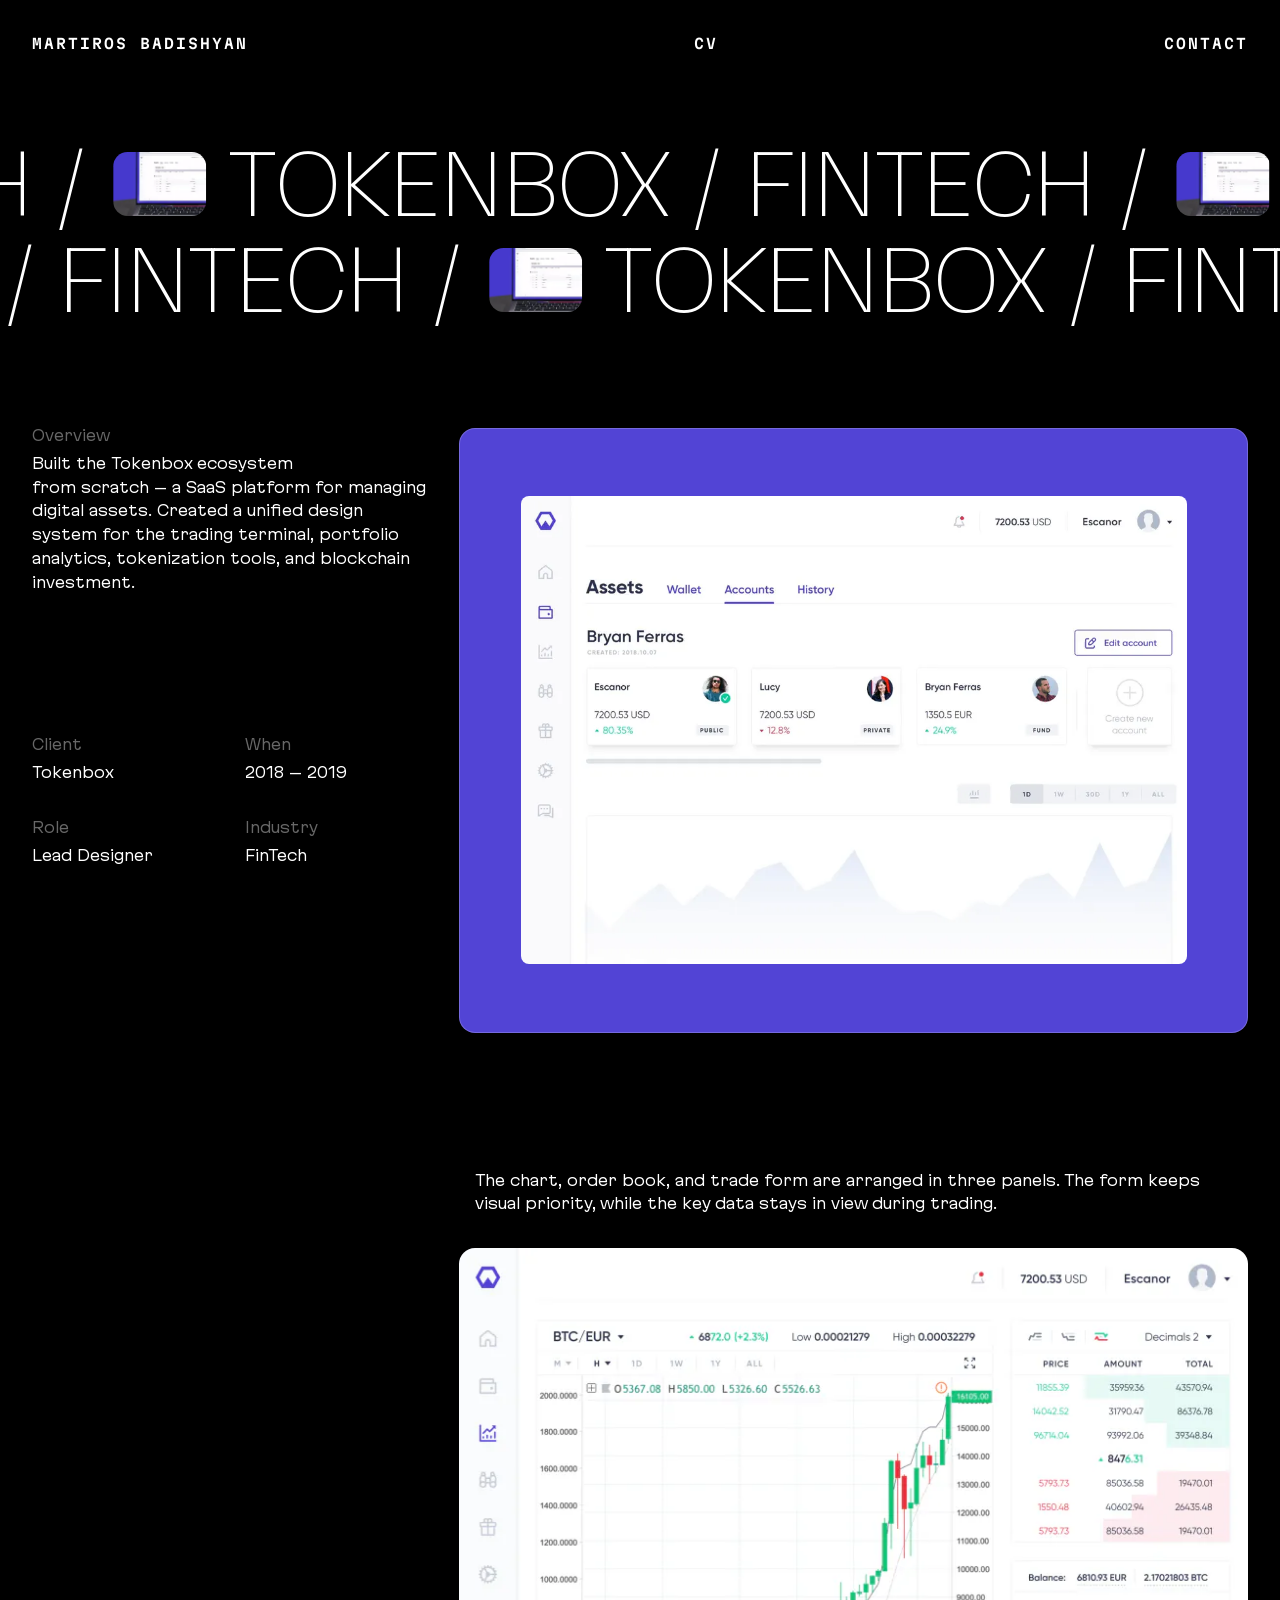
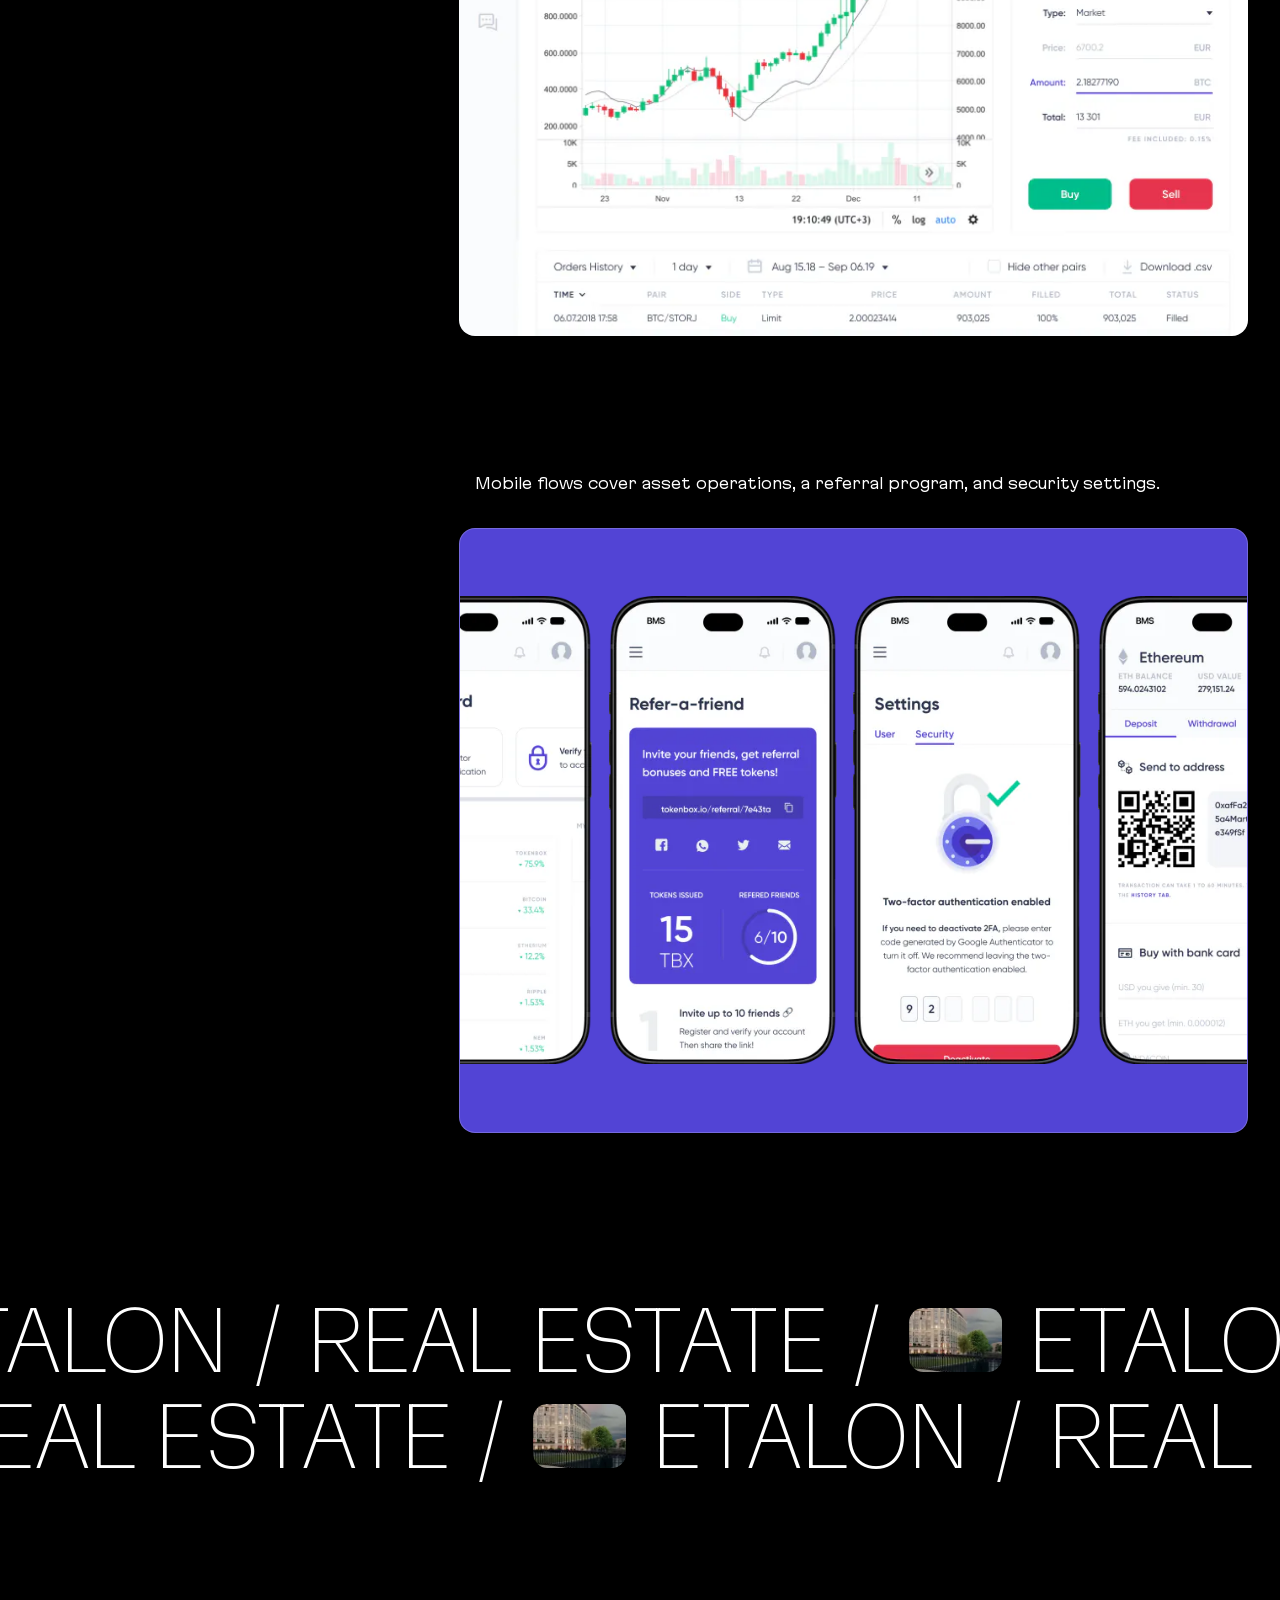
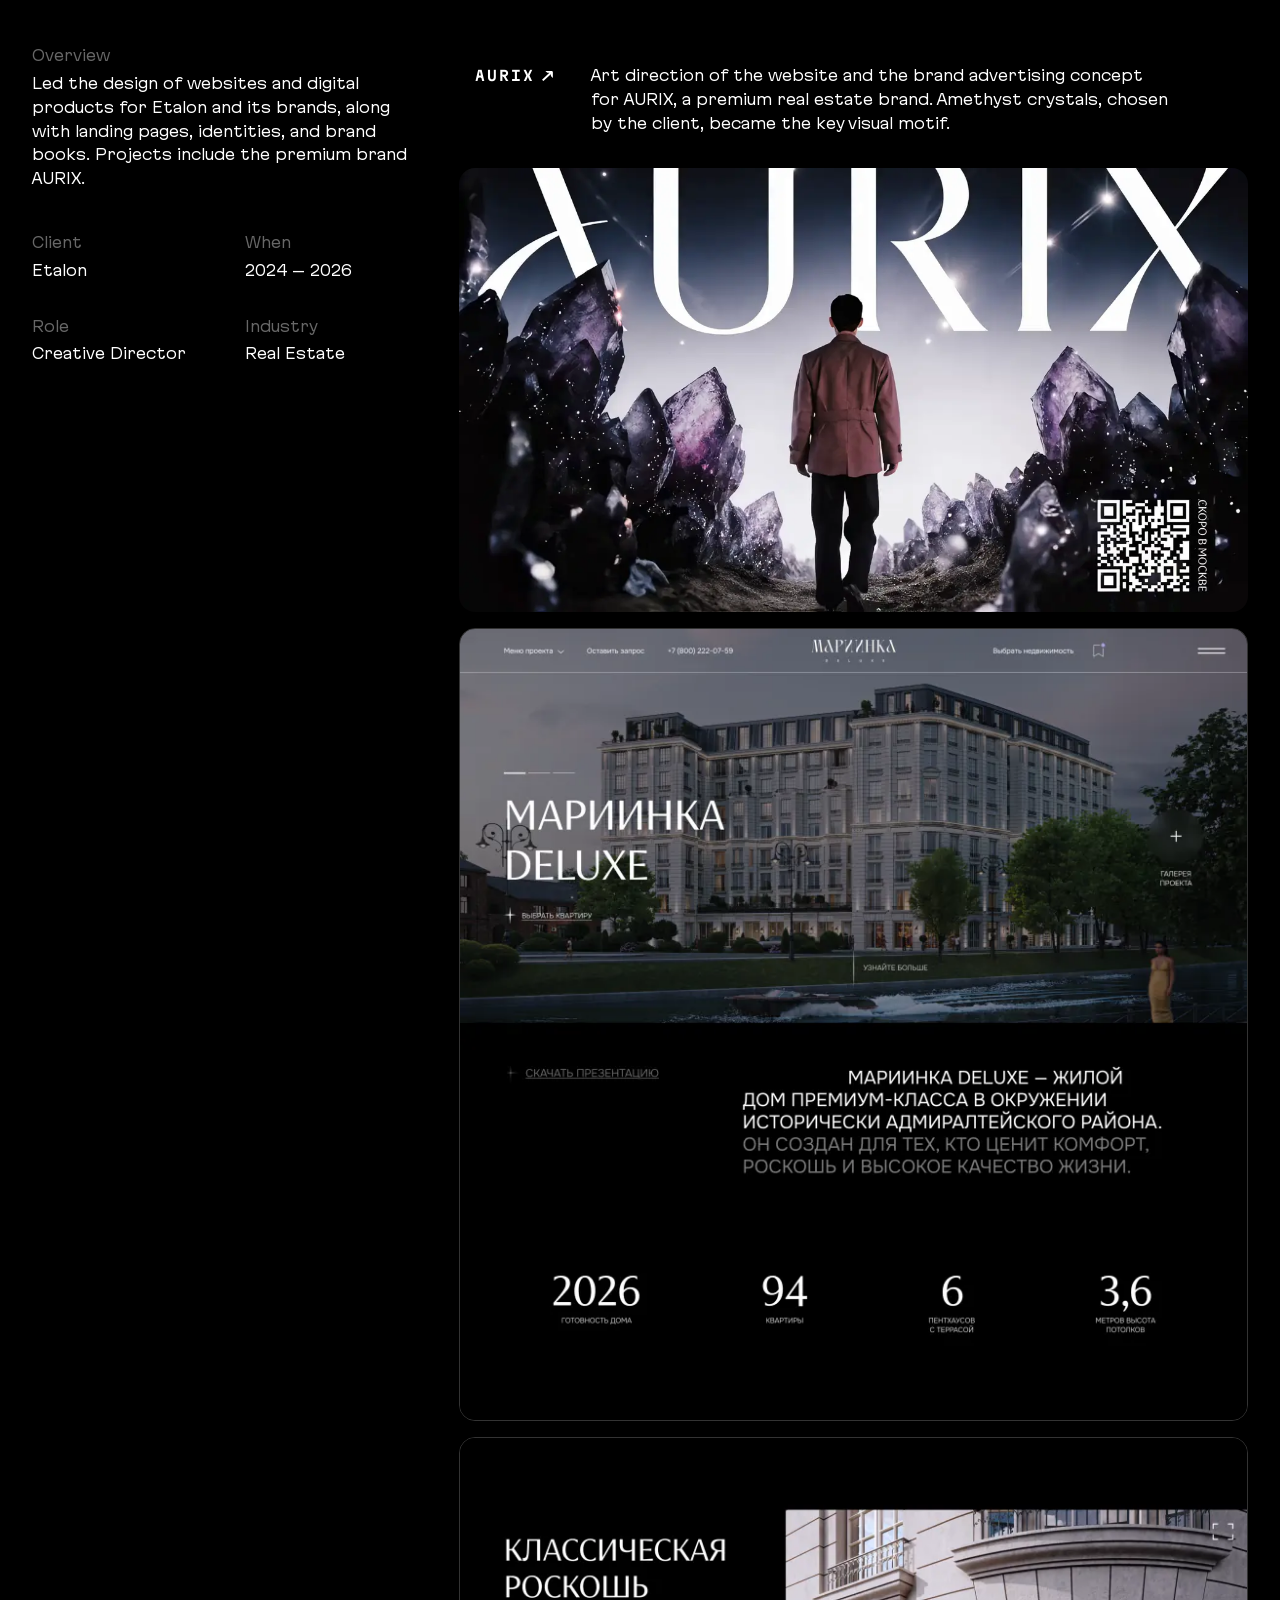
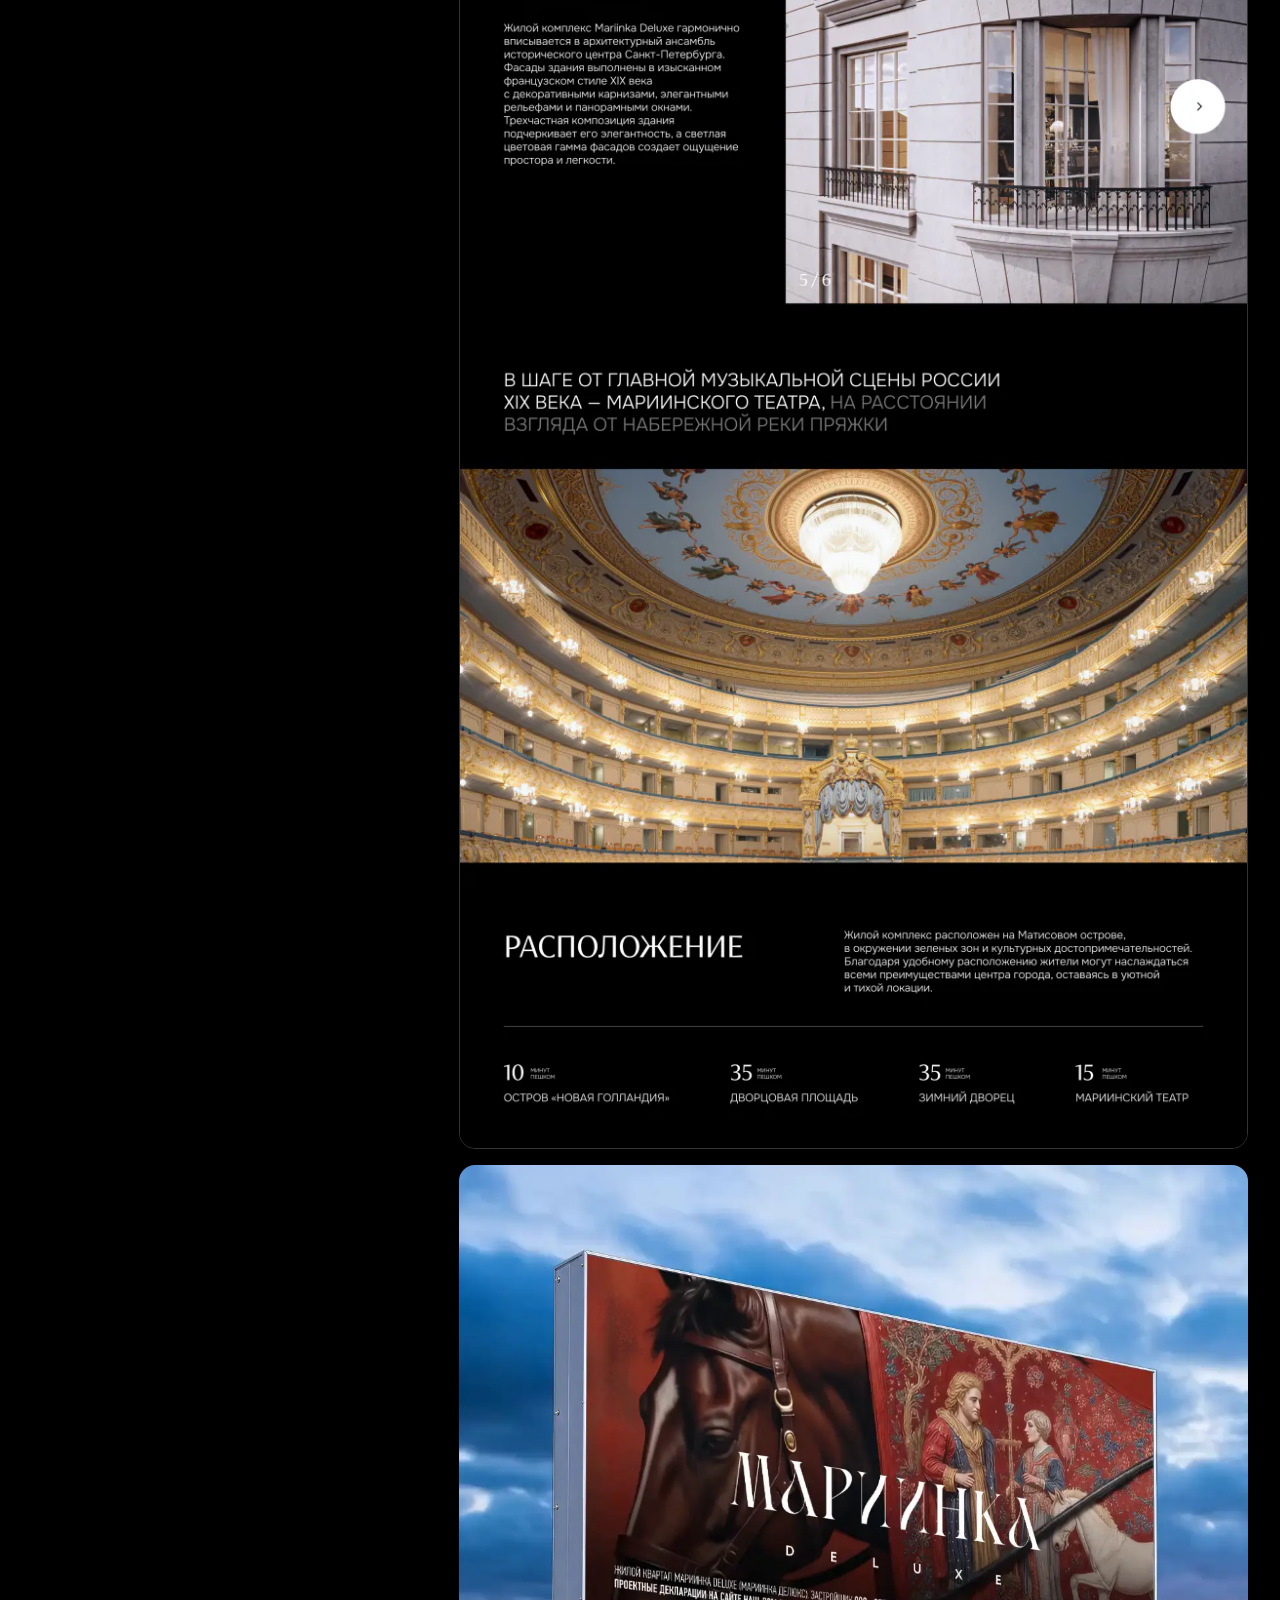
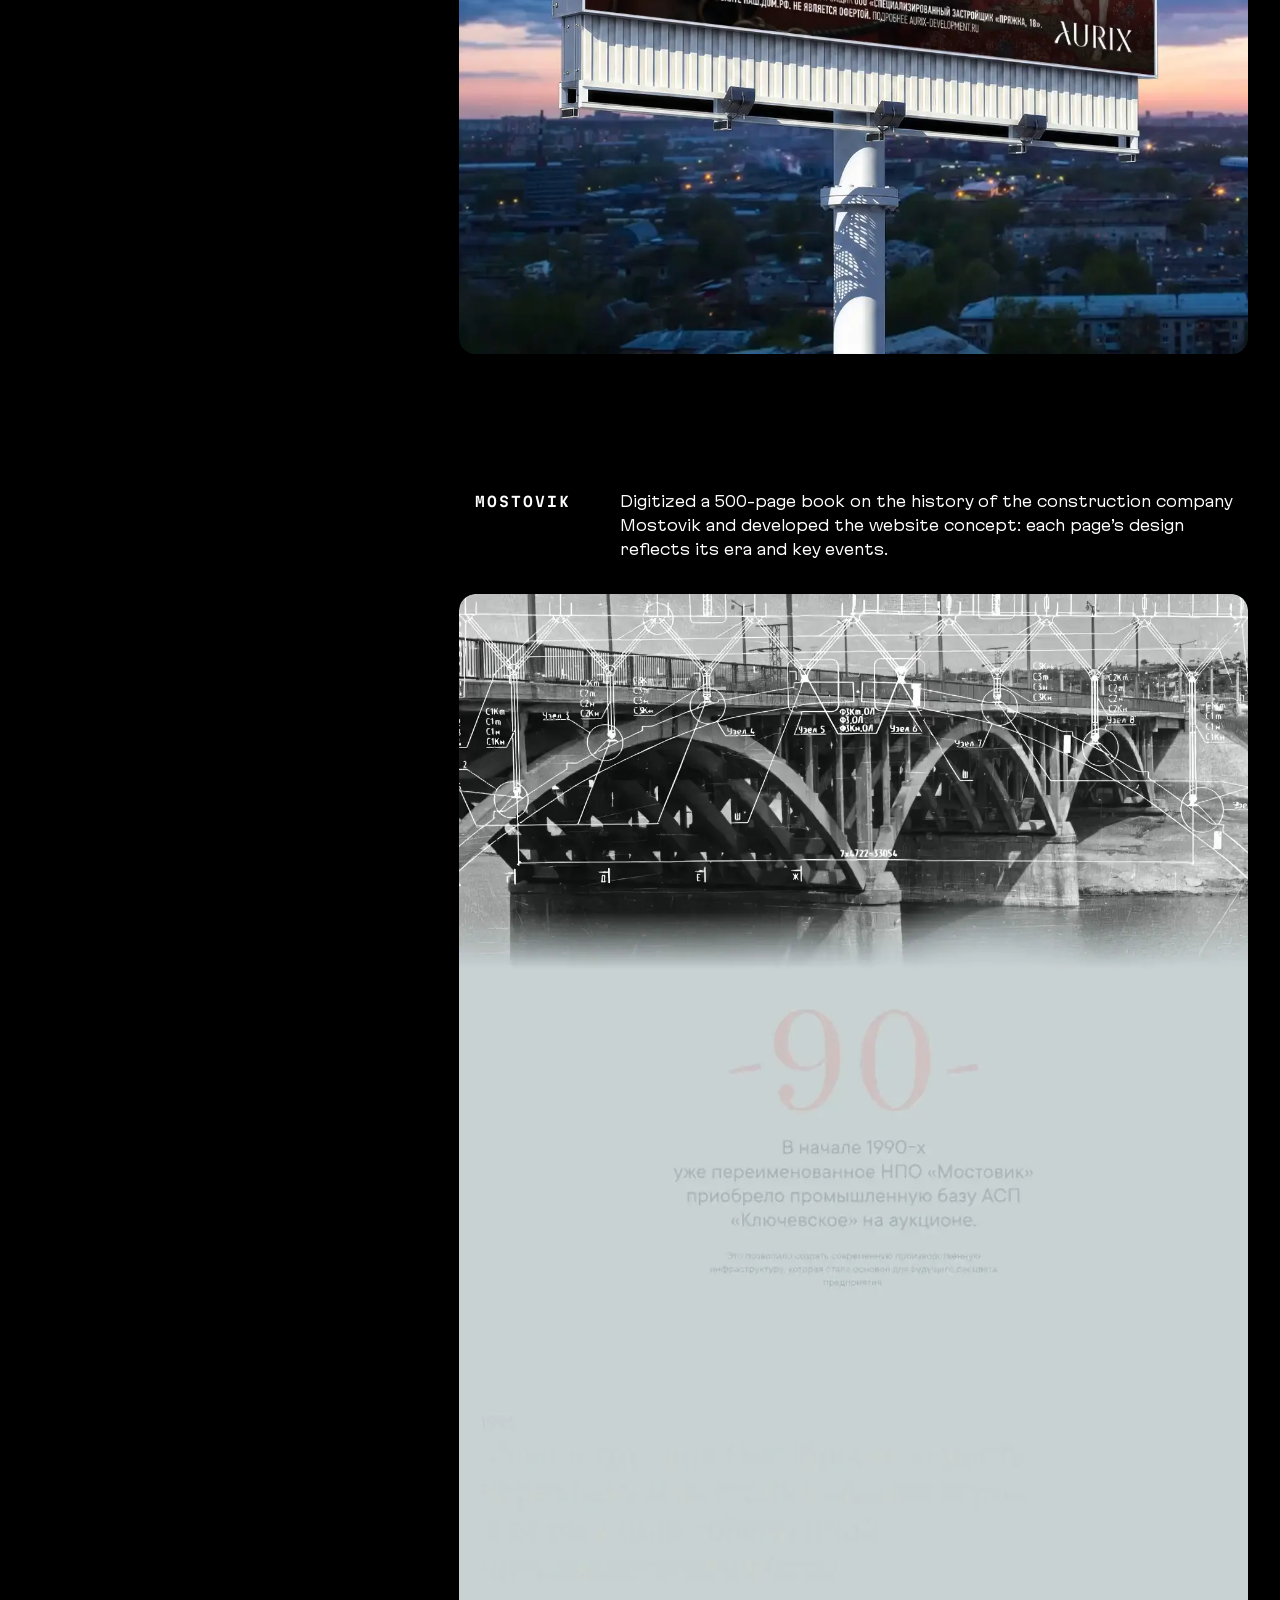
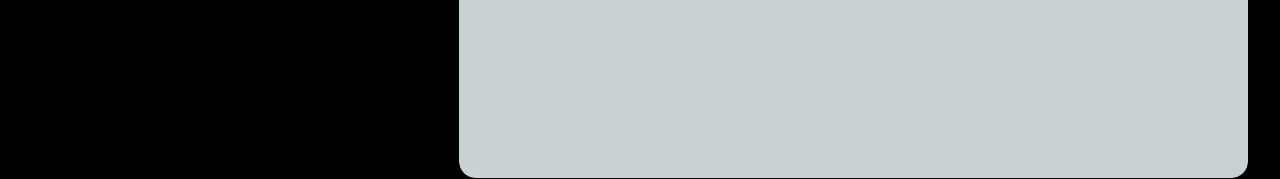
<file: en/tokenbox.html>
<!DOCTYPE html><!--e9ZHUicWxz8yHm6qm8V3A--><html lang="en" class="__variable_58f898"><head><meta charSet="utf-8"/><meta name="viewport" content="width=device-width, initial-scale=1"/><link rel="preload" href="/_next/static/media/d74b776de7ffedde-s.p.woff2" as="font" crossorigin="" type="font/woff2"/><link rel="stylesheet" href="/_next/static/css/91978d6b36ca3895.css" data-precedence="next"/><link rel="preload" as="script" fetchPriority="low" href="/_next/static/chunks/webpack-d15b27e1f25c1fc1.js"/><script src="/_next/static/chunks/4bd1b696-c023c6e3521b1417.js" async=""></script><script src="/_next/static/chunks/255-2005b055456c798b.js" async=""></script><script src="/_next/static/chunks/main-app-1b4500b93111eabf.js" async=""></script><script src="/_next/static/chunks/176-dbfe7d379a5d476e.js" async=""></script><script src="/_next/static/chunks/612-16c9ca7b276e64dc.js" async=""></script><script src="/_next/static/chunks/877-e512a332c5369705.js" async=""></script><script src="/_next/static/chunks/app/(en)/en/%5Bslug%5D/page-86d20aeadf0e2769.js" async=""></script><meta name="next-size-adjust" content=""/><meta name="theme-color" content="#000000"/><meta name="color-scheme" content="dark"/><title>Tokenbox — Martiros Badishyan</title><meta name="description" content="Built the Tokenbox ecosystem from scratch – a SaaS platform for managing digital assets. Created a unified design system for the trading terminal, portfolio analytics, tokenization tools, and blockchain investment."/><link rel="canonical" href="https://badishyan.com/en/tokenbox"/><link rel="alternate" hrefLang="ru" href="https://badishyan.com/tokenbox"/><link rel="alternate" hrefLang="en" href="https://badishyan.com/en/tokenbox"/><meta property="og:title" content="Tokenbox — Martiros Badishyan"/><meta property="og:description" content="Built the Tokenbox ecosystem from scratch – a SaaS platform for managing digital assets. Created a unified design system for the trading terminal, portfolio analytics, tokenization tools, and blockchain investment."/><meta property="og:url" content="https://badishyan.com/en/tokenbox"/><meta property="og:site_name" content="Martiros Badishyan"/><meta property="og:locale" content="en_US"/><meta property="og:image" content="https://badishyan.com/og.png"/><meta property="og:image:width" content="1200"/><meta property="og:image:height" content="630"/><meta property="og:locale:alternate" content="ru_RU"/><meta property="og:type" content="website"/><meta name="twitter:card" content="summary_large_image"/><meta name="twitter:title" content="Tokenbox — Martiros Badishyan"/><meta name="twitter:description" content="Built the Tokenbox ecosystem from scratch – a SaaS platform for managing digital assets. Created a unified design system for the trading terminal, portfolio analytics, tokenization tools, and blockchain investment."/><meta name="twitter:image" content="https://badishyan.com/og.png"/><link rel="icon" href="/favicon.ico" type="image/x-icon" sizes="16x16"/><link rel="icon" href="/icon.svg?dc76ed37b3e27393" type="image/svg+xml" sizes="any"/><link rel="apple-touch-icon" href="/apple-icon.png?2944dd69cf27ddbf" type="image/png" sizes="180x180"/><script src="/_next/static/chunks/polyfills-42372ed130431b0a.js" noModule=""></script></head><body><div hidden=""><!--$--><!--/$--></div><script type="application/ld+json">{"@context":"https://schema.org","@graph":[{"@type":"Person","@id":"https://badishyan.com/#person","name":"Martiros Badishyan","alternateName":"Мартирос Бадишян","jobTitle":"Design Director","description":"Over 15 years in digital design, branding, and advertising. I lead teams and design interfaces, design systems, and identities hands-on.","url":"https://badishyan.com/en","image":"https://badishyan.com/og.png","email":"mailto:badishyan@gmail.com","sameAs":["https://t.me/Badishyan","https://www.instagram.com/b.martiros/"],"address":{"@type":"PostalAddress","addressLocality":"Moscow","addressCountry":"RU"},"knowsAbout":["Digital design","Branding","UX/UI","Design systems","Art direction"]},{"@type":"CreativeWork","name":"Tokenbox","description":"Built the Tokenbox ecosystem from scratch – a SaaS platform for managing digital assets. Created a unified design system for the trading terminal, portfolio analytics, tokenization tools, and blockchain investment.","url":"https://badishyan.com/en/tokenbox","inLanguage":"en","image":"https://badishyan.com/projects/tokenbox.webp","genre":"FinTech","temporalCoverage":"2018/2019","creator":{"@id":"https://badishyan.com/#person"}}]}</script><header class="fixed inset-x-0 top-0 z-50 flex h-[5.5rem] items-center px-4 md:px-8"><div aria-hidden="true" class="pointer-events-none absolute inset-x-0 top-0 -z-10 h-[7.5rem]"><div class="absolute inset-0" style="backdrop-filter:blur(0.5px);-webkit-backdrop-filter:blur(0.5px);mask-image:linear-gradient(to top, transparent 0%, #000 20%, #000 40%, transparent 60%);-webkit-mask-image:linear-gradient(to top, transparent 0%, #000 20%, #000 40%, transparent 60%)"></div><div class="absolute inset-0" style="backdrop-filter:blur(1px);-webkit-backdrop-filter:blur(1px);mask-image:linear-gradient(to top, transparent 20%, #000 40%, #000 60%, transparent 80%);-webkit-mask-image:linear-gradient(to top, transparent 20%, #000 40%, #000 60%, transparent 80%)"></div><div class="absolute inset-0" style="backdrop-filter:blur(2px);-webkit-backdrop-filter:blur(2px);mask-image:linear-gradient(to top, transparent 40%, #000 60%, #000 80%, transparent 100%);-webkit-mask-image:linear-gradient(to top, transparent 40%, #000 60%, #000 80%, transparent 100%)"></div><div class="absolute inset-0" style="backdrop-filter:blur(4px);-webkit-backdrop-filter:blur(4px);mask-image:linear-gradient(to top, transparent 60%, #000 80%, #000 100%, transparent 120%);-webkit-mask-image:linear-gradient(to top, transparent 60%, #000 80%, #000 100%, transparent 120%)"></div><div class="absolute inset-0" style="backdrop-filter:blur(8px);-webkit-backdrop-filter:blur(8px);mask-image:linear-gradient(to top, transparent 80%, #000 100%);-webkit-mask-image:linear-gradient(to top, transparent 80%, #000 100%)"></div><div class="absolute inset-0 bg-[linear-gradient(to_bottom,rgb(0_0_0/0.8),rgb(0_0_0/0.4)_45%,transparent)]"></div></div><nav class="site-nav label-caps flex flex-1 items-center justify-between leading-[1.7]" aria-label="Main navigation"><a aria-label="M.B. Martiros Badishyan" href="/en"><span class="md:hidden"><span aria-hidden="true" class="whitespace-pre">M.B.</span></span><span class="hidden md:block"><span aria-hidden="true" class="whitespace-pre">Martiros Badishyan</span></span></a><a href="/martiros-badishyan-cv-en.pdf" target="_blank" rel="noopener noreferrer" aria-label="CV"><span aria-hidden="true" class="whitespace-pre">CV</span></a><button type="button" aria-expanded="false" aria-label="Contact" class="cursor-pointer uppercase"><span aria-hidden="true" class="whitespace-pre">Contact</span></button></nav></header><main><div aria-hidden="true" class="divider overflow-hidden divider--intro pt-[7rem] pb-16 lg:pt-[8.5rem] lg:pb-24"><div class="text-[min(3rem,calc((100vw-1.5rem)/8.6))] font-[100] uppercase leading-[1.2] whitespace-pre [font-stretch:100%] md:text-[5rem]"><div class="divider-enter divider-row--left-enter"><div class="divider-drift divider-row--left-drift" style="--reps:8"><p class="divider-row divider-row--left"> / <span class="divider-pill"><video src="/projects/tokenbox-pill.mp4" poster="/projects/tokenbox-pill.webp" muted="" loop="" playsInline="" preload="none" disablePictureInPicture="" disableRemotePlayback="" aria-hidden="true" tabindex="-1" class="size-full object-cover"></video></span> Tokenbox<!-- --> / FinTech<!-- --> / <span class="divider-pill"><video src="/projects/tokenbox-pill.mp4" poster="/projects/tokenbox-pill.webp" muted="" loop="" playsInline="" preload="none" disablePictureInPicture="" disableRemotePlayback="" aria-hidden="true" tabindex="-1" class="size-full object-cover"></video></span> Tokenbox<!-- --> / FinTech<!-- --> / <span class="divider-pill"><video src="/projects/tokenbox-pill.mp4" poster="/projects/tokenbox-pill.webp" muted="" loop="" playsInline="" preload="none" disablePictureInPicture="" disableRemotePlayback="" aria-hidden="true" tabindex="-1" class="size-full object-cover"></video></span> Tokenbox<!-- --> / FinTech<!-- --> / <span class="divider-pill"><video src="/projects/tokenbox-pill.mp4" poster="/projects/tokenbox-pill.webp" muted="" loop="" playsInline="" preload="none" disablePictureInPicture="" disableRemotePlayback="" aria-hidden="true" tabindex="-1" class="size-full object-cover"></video></span> Tokenbox<!-- --> / FinTech<!-- --> / <span class="divider-pill"><video src="/projects/tokenbox-pill.mp4" poster="/projects/tokenbox-pill.webp" muted="" loop="" playsInline="" preload="none" disablePictureInPicture="" disableRemotePlayback="" aria-hidden="true" tabindex="-1" class="size-full object-cover"></video></span> Tokenbox<!-- --> / FinTech<!-- --> / <span class="divider-pill"><video src="/projects/tokenbox-pill.mp4" poster="/projects/tokenbox-pill.webp" muted="" loop="" playsInline="" preload="none" disablePictureInPicture="" disableRemotePlayback="" aria-hidden="true" tabindex="-1" class="size-full object-cover"></video></span> Tokenbox<!-- --> / FinTech<!-- --> / <span class="divider-pill"><video src="/projects/tokenbox-pill.mp4" poster="/projects/tokenbox-pill.webp" muted="" loop="" playsInline="" preload="none" disablePictureInPicture="" disableRemotePlayback="" aria-hidden="true" tabindex="-1" class="size-full object-cover"></video></span> Tokenbox<!-- --> / FinTech<!-- --> / <span class="divider-pill"><video src="/projects/tokenbox-pill.mp4" poster="/projects/tokenbox-pill.webp" muted="" loop="" playsInline="" preload="none" disablePictureInPicture="" disableRemotePlayback="" aria-hidden="true" tabindex="-1" class="size-full object-cover"></video></span> Tokenbox<!-- --> / FinTech</p></div></div><div class="divider-enter divider-row--right-enter"><div class="divider-drift divider-row--right-drift" style="--reps:8"><p class="divider-row divider-row--right"> / <span class="divider-pill"><video src="/projects/tokenbox-pill.mp4" poster="/projects/tokenbox-pill.webp" muted="" loop="" playsInline="" preload="none" disablePictureInPicture="" disableRemotePlayback="" aria-hidden="true" tabindex="-1" class="size-full object-cover"></video></span> Tokenbox<!-- --> / FinTech<!-- --> / <span class="divider-pill"><video src="/projects/tokenbox-pill.mp4" poster="/projects/tokenbox-pill.webp" muted="" loop="" playsInline="" preload="none" disablePictureInPicture="" disableRemotePlayback="" aria-hidden="true" tabindex="-1" class="size-full object-cover"></video></span> Tokenbox<!-- --> / FinTech<!-- --> / <span class="divider-pill"><video src="/projects/tokenbox-pill.mp4" poster="/projects/tokenbox-pill.webp" muted="" loop="" playsInline="" preload="none" disablePictureInPicture="" disableRemotePlayback="" aria-hidden="true" tabindex="-1" class="size-full object-cover"></video></span> Tokenbox<!-- --> / FinTech<!-- --> / <span class="divider-pill"><video src="/projects/tokenbox-pill.mp4" poster="/projects/tokenbox-pill.webp" muted="" loop="" playsInline="" preload="none" disablePictureInPicture="" disableRemotePlayback="" aria-hidden="true" tabindex="-1" class="size-full object-cover"></video></span> Tokenbox<!-- --> / FinTech<!-- --> / <span class="divider-pill"><video src="/projects/tokenbox-pill.mp4" poster="/projects/tokenbox-pill.webp" muted="" loop="" playsInline="" preload="none" disablePictureInPicture="" disableRemotePlayback="" aria-hidden="true" tabindex="-1" class="size-full object-cover"></video></span> Tokenbox<!-- --> / FinTech<!-- --> / <span class="divider-pill"><video src="/projects/tokenbox-pill.mp4" poster="/projects/tokenbox-pill.webp" muted="" loop="" playsInline="" preload="none" disablePictureInPicture="" disableRemotePlayback="" aria-hidden="true" tabindex="-1" class="size-full object-cover"></video></span> Tokenbox<!-- --> / FinTech<!-- --> / <span class="divider-pill"><video src="/projects/tokenbox-pill.mp4" poster="/projects/tokenbox-pill.webp" muted="" loop="" playsInline="" preload="none" disablePictureInPicture="" disableRemotePlayback="" aria-hidden="true" tabindex="-1" class="size-full object-cover"></video></span> Tokenbox<!-- --> / FinTech<!-- --> / <span class="divider-pill"><video src="/projects/tokenbox-pill.mp4" poster="/projects/tokenbox-pill.webp" muted="" loop="" playsInline="" preload="none" disablePictureInPicture="" disableRemotePlayback="" aria-hidden="true" tabindex="-1" class="size-full object-cover"></video></span> Tokenbox<!-- --> / FinTech</p></div></div></div></div><section data-case="tokenbox" aria-label="Tokenbox" class="grid gap-x-8 gap-y-24 px-3 md:px-8 lg:grid-cols-[minmax(0,1fr)_minmax(0,2fr)] case-enter"><h1 class="sr-only">Tokenbox</h1><aside class="flex flex-col gap-10 text-[0.875rem] leading-[1.7] lg:sticky lg:top-[15.25rem] lg:h-[calc(100svh-17.25rem)] lg:min-h-[22.5rem] lg:justify-between"><div class="flex flex-col gap-1"><p class="text-muted">Overview</p><p class="max-w-[30rem]">Built the Tokenbox ecosystem from scratch – a SaaS platform for managing digital assets. Created a unified design system for the trading terminal, portfolio analytics, tokenization tools, and blockchain investment.</p></div><div class="flex flex-1 flex-col justify-end"><dl class="grid grid-cols-2 gap-x-8 gap-y-6 lg:sticky lg:bottom-8 lg:gap-y-8"><div class="flex flex-col gap-1"><dt class="text-muted">Client</dt><dd>Tokenbox</dd></div><div class="flex flex-col gap-1"><dt class="text-muted">When</dt><dd>2018 – 2019</dd></div><div class="flex flex-col gap-1"><dt class="text-muted">Role</dt><dd>Lead Designer</dd></div><div class="flex flex-col gap-1"><dt class="text-muted">Industry</dt><dd>FinTech</dd></div></dl></div></aside><div class="flex flex-col gap-20 md:gap-[7.5rem] lg:pt-1"><div class="flex flex-col gap-4"><div class="scroll-reveal"><div class="@container w-full"><div class="relative aspect-[752/576] w-full overflow-hidden rounded-2xl border border-line max-md:aspect-auto max-md:h-[calc(var(--mh)+2*var(--mp))]" style="background:#5244d5;--mh:min(60.46875cqw, 26.21rem);--mp:4cqw"><div class="media-strip absolute inset-0 flex overflow-x-auto overflow-y-hidden py-[var(--dp)] px-[var(--dg)] gap-[var(--dg)] max-md:py-[var(--mp)] max-md:px-[var(--mg)] max-md:gap-[var(--mg)] [&amp;&gt;:first-child]:ml-auto [&amp;&gt;:last-child]:mr-auto " style="--dp:8.51063829787234cqw;--dg:calc(16 / 752 * 100cqw);--mg:3cqw"><div data-first="" style="aspect-ratio:1024 / 720" class="strip-shot h-full w-auto max-w-none shrink-0 select-none object-cover overflow-hidden rounded-lg"><video src="/cases/tokenbox/assets.mp4" poster="/cases/tokenbox/assets-poster.webp" muted="" loop="" playsInline="" preload="metadata" disablePictureInPicture="" disableRemotePlayback="" aria-hidden="true" tabindex="-1" class="size-full object-cover"></video></div></div></div></div></div></div><div class="flex flex-col gap-4"><div class="scroll-reveal flex flex-wrap items-start gap-x-8 gap-y-3 py-4 lg:px-4"><p class="min-w-[min(20rem,100%)] flex-1 text-[0.875rem] leading-[1.7]">The chart, order book, and trade form are arranged in three panels. The form keeps visual priority, while the key data stays in view during trading.</p></div><div class="scroll-reveal"><img src="/cases/tokenbox/terminal-2444.webp" srcSet="/cases/tokenbox/terminal-2444.webp 2444w, /cases/tokenbox/terminal-1503.webp 1503w, /cases/tokenbox/terminal-807.webp 807w" sizes="(min-width: 1024px) calc((100vw - 96px) * 0.667 * 1.000), (min-width: 768px) calc((100vw - 64px) * 1.000), calc((100vw - 24px) * 1.000)" width="2444" height="2129" alt="Tokenbox trading terminal" loading="lazy" class="h-auto w-full rounded-2xl object-cover  "/></div></div><div class="flex flex-col gap-4"><div class="scroll-reveal flex flex-wrap items-start gap-x-8 gap-y-3 py-4 lg:px-4"><p class="min-w-[min(20rem,100%)] flex-1 text-[0.875rem] leading-[1.7]">Mobile flows cover asset operations, a referral program, and security settings.</p></div><div class="scroll-reveal"><div class="@container w-full"><div class="relative aspect-[752/576] w-full overflow-hidden rounded-2xl border border-line max-md:aspect-auto max-md:h-[calc(var(--mh)+2*var(--mp))]" style="background:#5244d5;--mh:min(119.11219512195123cqw, 26.21rem);--mp:4cqw"><div class="media-strip absolute inset-0 flex overflow-x-auto overflow-y-hidden py-[var(--dp)] px-[var(--dg)] gap-[var(--dg)] max-md:py-[var(--mp)] max-md:px-[var(--mg)] max-md:gap-[var(--mg)] [&amp;&gt;:first-child]:ml-auto [&amp;&gt;:last-child]:mr-auto " style="--dp:8.51063829787234cqw;--dg:calc(16 / 752 * 100cqw);--mg:3cqw"><img data-first="" style="aspect-ratio:820 / 1684" src="/cases/tokenbox/app-1-820.webp" srcSet="/cases/tokenbox/app-1-820.webp 820w, /cases/tokenbox/app-1-504.webp 504w, /cases/tokenbox/app-1-271.webp 271w" sizes="(max-width: 767.98px) calc((100vw - 24px) * 0.580), (min-width: 1024px) calc((100vw - 96px) * 0.667 * 0.290), (min-width: 768px) calc((100vw - 64px) * 0.290), calc((100vw - 24px) * 0.290)" width="820" height="1684" alt="Tokenbox mobile web (1 of 5)" loading="lazy" draggable="false" class="strip-shot h-full w-auto max-w-none shrink-0 select-none object-cover "/><img style="aspect-ratio:820 / 1684" src="/cases/tokenbox/app-2-820.webp" srcSet="/cases/tokenbox/app-2-820.webp 820w, /cases/tokenbox/app-2-504.webp 504w, /cases/tokenbox/app-2-271.webp 271w" sizes="(max-width: 767.98px) calc((100vw - 24px) * 0.580), (min-width: 1024px) calc((100vw - 96px) * 0.667 * 0.290), (min-width: 768px) calc((100vw - 64px) * 0.290), calc((100vw - 24px) * 0.290)" width="820" height="1684" alt="Tokenbox mobile web (2 of 5)" loading="lazy" draggable="false" class="strip-shot h-full w-auto max-w-none shrink-0 select-none object-cover "/><img style="aspect-ratio:820 / 1684" src="/cases/tokenbox/app-3-820.webp" srcSet="/cases/tokenbox/app-3-820.webp 820w, /cases/tokenbox/app-3-504.webp 504w, /cases/tokenbox/app-3-271.webp 271w" sizes="(max-width: 767.98px) calc((100vw - 24px) * 0.580), (min-width: 1024px) calc((100vw - 96px) * 0.667 * 0.290), (min-width: 768px) calc((100vw - 64px) * 0.290), calc((100vw - 24px) * 0.290)" width="820" height="1684" alt="Tokenbox mobile web (3 of 5)" loading="lazy" draggable="false" class="strip-shot h-full w-auto max-w-none shrink-0 select-none object-cover "/><img style="aspect-ratio:820 / 1684" src="/cases/tokenbox/app-4-820.webp" srcSet="/cases/tokenbox/app-4-820.webp 820w, /cases/tokenbox/app-4-504.webp 504w, /cases/tokenbox/app-4-271.webp 271w" sizes="(max-width: 767.98px) calc((100vw - 24px) * 0.580), (min-width: 1024px) calc((100vw - 96px) * 0.667 * 0.290), (min-width: 768px) calc((100vw - 64px) * 0.290), calc((100vw - 24px) * 0.290)" width="820" height="1684" alt="Tokenbox mobile web (4 of 5)" loading="lazy" draggable="false" class="strip-shot h-full w-auto max-w-none shrink-0 select-none object-cover "/><img style="aspect-ratio:820 / 1684" src="/cases/tokenbox/app-5-820.webp" srcSet="/cases/tokenbox/app-5-820.webp 820w, /cases/tokenbox/app-5-504.webp 504w, /cases/tokenbox/app-5-271.webp 271w" sizes="(max-width: 767.98px) calc((100vw - 24px) * 0.580), (min-width: 1024px) calc((100vw - 96px) * 0.667 * 0.290), (min-width: 768px) calc((100vw - 64px) * 0.290), calc((100vw - 24px) * 0.290)" width="820" height="1684" alt="Tokenbox mobile web (5 of 5)" loading="lazy" draggable="false" class="strip-shot h-full w-auto max-w-none shrink-0 select-none object-cover "/></div></div></div></div></div></div></section><div class="h-px"></div></main><!--$--><!--/$--><script src="/_next/static/chunks/webpack-d15b27e1f25c1fc1.js" id="_R_" async=""></script><script>(self.__next_f=self.__next_f||[]).push([0])</script><script>self.__next_f.push([1,"1:\"$Sreact.fragment\"\n2:I[9766,[],\"\"]\n3:I[8924,[],\"\"]\n4:I[2042,[\"176\",\"static/chunks/176-dbfe7d379a5d476e.js\",\"612\",\"static/chunks/612-16c9ca7b276e64dc.js\",\"877\",\"static/chunks/877-e512a332c5369705.js\",\"27\",\"static/chunks/app/(en)/en/%5Bslug%5D/page-86d20aeadf0e2769.js\"],\"Signature\"]\n5:I[741,[\"176\",\"static/chunks/176-dbfe7d379a5d476e.js\",\"612\",\"static/chunks/612-16c9ca7b276e64dc.js\",\"877\",\"static/chunks/877-e512a332c5369705.js\",\"27\",\"static/chunks/app/(en)/en/%5Bslug%5D/page-86d20aeadf0e2769.js\"],\"ScrollFallback\"]\n7:I[4431,[],\"OutletBoundary\"]\n9:I[5278,[],\"AsyncMetadataOutlet\"]\nb:I[4431,[],\"ViewportBoundary\"]\nd:I[4431,[],\"MetadataBoundary\"]\ne:\"$Sreact.suspense\"\n10:I[7150,[],\"\"]\n:HL[\"/_next/static/media/d74b776de7ffedde-s.p.woff2\",\"font\",{\"crossOrigin\":\"\",\"type\":\"font/woff2\"}]\n:HL[\"/_next/static/css/91978d6b36ca3895.css\",\"style\"]\n"])</script><script>self.__next_f.push([1,"0:{\"P\":null,\"b\":\"e9ZHUicWxz8yHm6qm8V3A\",\"p\":\"\",\"c\":[\"\",\"en\",\"tokenbox\"],\"i\":false,\"f\":[[[\"\",{\"children\":[\"(en)\",{\"children\":[\"en\",{\"children\":[[\"slug\",\"tokenbox\",\"d\"],{\"children\":[\"__PAGE__\",{}]}]},\"$undefined\",\"$undefined\",true]}]}],[\"\",[\"$\",\"$1\",\"c\",{\"children\":[null,[\"$\",\"$L2\",null,{\"parallelRouterKey\":\"children\",\"error\":\"$undefined\",\"errorStyles\":\"$undefined\",\"errorScripts\":\"$undefined\",\"template\":[\"$\",\"$L3\",null,{}],\"templateStyles\":\"$undefined\",\"templateScripts\":\"$undefined\",\"notFound\":[[[\"$\",\"title\",null,{\"children\":\"404: This page could not be found.\"}],[\"$\",\"div\",null,{\"style\":{\"fontFamily\":\"system-ui,\\\"Segoe UI\\\",Roboto,Helvetica,Arial,sans-serif,\\\"Apple Color Emoji\\\",\\\"Segoe UI Emoji\\\"\",\"height\":\"100vh\",\"textAlign\":\"center\",\"display\":\"flex\",\"flexDirection\":\"column\",\"alignItems\":\"center\",\"justifyContent\":\"center\"},\"children\":[\"$\",\"div\",null,{\"children\":[[\"$\",\"style\",null,{\"dangerouslySetInnerHTML\":{\"__html\":\"body{color:#000;background:#fff;margin:0}.next-error-h1{border-right:1px solid rgba(0,0,0,.3)}@media (prefers-color-scheme:dark){body{color:#fff;background:#000}.next-error-h1{border-right:1px solid rgba(255,255,255,.3)}}\"}}],[\"$\",\"h1\",null,{\"className\":\"next-error-h1\",\"style\":{\"display\":\"inline-block\",\"margin\":\"0 20px 0 0\",\"padding\":\"0 23px 0 0\",\"fontSize\":24,\"fontWeight\":500,\"verticalAlign\":\"top\",\"lineHeight\":\"49px\"},\"children\":404}],[\"$\",\"div\",null,{\"style\":{\"display\":\"inline-block\"},\"children\":[\"$\",\"h2\",null,{\"style\":{\"fontSize\":14,\"fontWeight\":400,\"lineHeight\":\"49px\",\"margin\":0},\"children\":\"This page could not be found.\"}]}]]}]}]],[]],\"forbidden\":\"$undefined\",\"unauthorized\":\"$undefined\"}]]}],{\"children\":[\"(en)\",[\"$\",\"$1\",\"c\",{\"children\":[null,[\"$\",\"$L2\",null,{\"parallelRouterKey\":\"children\",\"error\":\"$undefined\",\"errorStyles\":\"$undefined\",\"errorScripts\":\"$undefined\",\"template\":[\"$\",\"$L3\",null,{}],\"templateStyles\":\"$undefined\",\"templateScripts\":\"$undefined\",\"notFound\":[[[\"$\",\"title\",null,{\"children\":\"404: This page could not be found.\"}],[\"$\",\"div\",null,{\"style\":\"$0:f:0:1:1:props:children:1:props:notFound:0:1:props:style\",\"children\":[\"$\",\"div\",null,{\"children\":[[\"$\",\"style\",null,{\"dangerouslySetInnerHTML\":{\"__html\":\"body{color:#000;background:#fff;margin:0}.next-error-h1{border-right:1px solid rgba(0,0,0,.3)}@media (prefers-color-scheme:dark){body{color:#fff;background:#000}.next-error-h1{border-right:1px solid rgba(255,255,255,.3)}}\"}}],[\"$\",\"h1\",null,{\"className\":\"next-error-h1\",\"style\":\"$0:f:0:1:1:props:children:1:props:notFound:0:1:props:children:props:children:1:props:style\",\"children\":404}],[\"$\",\"div\",null,{\"style\":\"$0:f:0:1:1:props:children:1:props:notFound:0:1:props:children:props:children:2:props:style\",\"children\":[\"$\",\"h2\",null,{\"style\":\"$0:f:0:1:1:props:children:1:props:notFound:0:1:props:children:props:children:2:props:children:props:style\",\"children\":\"This page could not be found.\"}]}]]}]}]],[]],\"forbidden\":\"$undefined\",\"unauthorized\":\"$undefined\"}]]}],{\"children\":[\"en\",[\"$\",\"$1\",\"c\",{\"children\":[[[\"$\",\"link\",\"0\",{\"rel\":\"stylesheet\",\"href\":\"/_next/static/css/91978d6b36ca3895.css\",\"precedence\":\"next\",\"crossOrigin\":\"$undefined\",\"nonce\":\"$undefined\"}]],[\"$\",\"html\",null,{\"lang\":\"en\",\"className\":\"__variable_58f898\",\"children\":[\"$\",\"body\",null,{\"children\":[[\"$\",\"$L2\",null,{\"parallelRouterKey\":\"children\",\"error\":\"$undefined\",\"errorStyles\":\"$undefined\",\"errorScripts\":\"$undefined\",\"template\":[\"$\",\"$L3\",null,{}],\"templateStyles\":\"$undefined\",\"templateScripts\":\"$undefined\",\"notFound\":\"$undefined\",\"forbidden\":\"$undefined\",\"unauthorized\":\"$undefined\"}],[\"$\",\"$L4\",null,{\"locale\":\"en\"}],[\"$\",\"$L5\",null,{}]]}]}]]}],{\"children\":[[\"slug\",\"tokenbox\",\"d\"],[\"$\",\"$1\",\"c\",{\"children\":[null,[\"$\",\"$L2\",null,{\"parallelRouterKey\":\"children\",\"error\":\"$undefined\",\"errorStyles\":\"$undefined\",\"errorScripts\":\"$undefined\",\"template\":[\"$\",\"$L3\",null,{}],\"templateStyles\":\"$undefined\",\"templateScripts\":\"$undefined\",\"notFound\":\"$undefined\",\"forbidden\":\"$undefined\",\"unauthorized\":\"$undefined\"}]]}],{\"children\":[\"__PAGE__\",[\"$\",\"$1\",\"c\",{\"children\":[\"$L6\",null,[\"$\",\"$L7\",null,{\"children\":[\"$L8\",[\"$\",\"$L9\",null,{\"promise\":\"$@a\"}]]}]]}],{},null,false]},null,false]},null,false]},null,false]},null,false],[\"$\",\"$1\",\"h\",{\"children\":[null,[[\"$\",\"$Lb\",null,{\"children\":\"$Lc\"}],[\"$\",\"meta\",null,{\"name\":\"next-size-adjust\",\"content\":\"\"}]],[\"$\",\"$Ld\",null,{\"children\":[\"$\",\"div\",null,{\"hidden\":true,\"children\":[\"$\",\"$e\",null,{\"fallback\":null,\"children\":\"$Lf\"}]}]}]]}],false]],\"m\":\"$undefined\",\"G\":[\"$10\",[]],\"s\":false,\"S\":true}\n"])</script><script>self.__next_f.push([1,"12:I[3815,[\"176\",\"static/chunks/176-dbfe7d379a5d476e.js\",\"612\",\"static/chunks/612-16c9ca7b276e64dc.js\",\"877\",\"static/chunks/877-e512a332c5369705.js\",\"27\",\"static/chunks/app/(en)/en/%5Bslug%5D/page-86d20aeadf0e2769.js\"],\"Nav\"]\n13:I[59,[\"176\",\"static/chunks/176-dbfe7d379a5d476e.js\",\"612\",\"static/chunks/612-16c9ca7b276e64dc.js\",\"877\",\"static/chunks/877-e512a332c5369705.js\",\"27\",\"static/chunks/app/(en)/en/%5Bslug%5D/page-86d20aeadf0e2769.js\"],\"CaseChain\"]\n11:T4b5,"])</script><script>self.__next_f.push([1,"{\"@context\":\"https://schema.org\",\"@graph\":[{\"@type\":\"Person\",\"@id\":\"https://badishyan.com/#person\",\"name\":\"Martiros Badishyan\",\"alternateName\":\"Мартирос Бадишян\",\"jobTitle\":\"Design Director\",\"description\":\"Over 15 years in digital design, branding, and advertising. I lead teams and design interfaces, design systems, and identities hands-on.\",\"url\":\"https://badishyan.com/en\",\"image\":\"https://badishyan.com/og.png\",\"email\":\"mailto:badishyan@gmail.com\",\"sameAs\":[\"https://t.me/Badishyan\",\"https://www.instagram.com/b.martiros/\"],\"address\":{\"@type\":\"PostalAddress\",\"addressLocality\":\"Moscow\",\"addressCountry\":\"RU\"},\"knowsAbout\":[\"Digital design\",\"Branding\",\"UX/UI\",\"Design systems\",\"Art direction\"]},{\"@type\":\"CreativeWork\",\"name\":\"Tokenbox\",\"description\":\"Built the Tokenbox ecosystem from scratch – a SaaS platform for managing digital assets. Created a unified design system for the trading terminal, portfolio analytics, tokenization tools, and blockchain investment.\",\"url\":\"https://badishyan.com/en/tokenbox\",\"inLanguage\":\"en\",\"image\":\"https://badishyan.com/projects/tokenbox.webp\",\"genre\":\"FinTech\",\"temporalCoverage\":\"2018/2019\",\"creator\":{\"@id\":\"https://badishyan.com/#person\"}}]}"])</script><script>self.__next_f.push([1,"6:[[\"$\",\"script\",null,{\"type\":\"application/ld+json\",\"dangerouslySetInnerHTML\":{\"__html\":\"$11\"}}],[\"$\",\"$L12\",null,{\"locale\":\"en\"}],[\"$\",\"main\",null,{\"children\":[\"$\",\"$L13\",null,{\"slug\":\"tokenbox\",\"locale\":\"en\"}]}]]\n"])</script><script>self.__next_f.push([1,"c:[[\"$\",\"meta\",\"0\",{\"charSet\":\"utf-8\"}],[\"$\",\"meta\",\"1\",{\"name\":\"viewport\",\"content\":\"width=device-width, initial-scale=1\"}],[\"$\",\"meta\",\"2\",{\"name\":\"theme-color\",\"content\":\"#000000\"}],[\"$\",\"meta\",\"3\",{\"name\":\"color-scheme\",\"content\":\"dark\"}]]\n8:null\n"])</script><script>self.__next_f.push([1,"14:I[622,[],\"IconMark\"]\n"])</script><script>self.__next_f.push([1,"a:{\"metadata\":[[\"$\",\"title\",\"0\",{\"children\":\"Tokenbox — Martiros Badishyan\"}],[\"$\",\"meta\",\"1\",{\"name\":\"description\",\"content\":\"Built the Tokenbox ecosystem from scratch – a SaaS platform for managing digital assets. Created a unified design system for the trading terminal, portfolio analytics, tokenization tools, and blockchain investment.\"}],[\"$\",\"link\",\"2\",{\"rel\":\"canonical\",\"href\":\"https://badishyan.com/en/tokenbox\"}],[\"$\",\"link\",\"3\",{\"rel\":\"alternate\",\"hrefLang\":\"ru\",\"href\":\"https://badishyan.com/tokenbox\"}],[\"$\",\"link\",\"4\",{\"rel\":\"alternate\",\"hrefLang\":\"en\",\"href\":\"https://badishyan.com/en/tokenbox\"}],[\"$\",\"meta\",\"5\",{\"property\":\"og:title\",\"content\":\"Tokenbox — Martiros Badishyan\"}],[\"$\",\"meta\",\"6\",{\"property\":\"og:description\",\"content\":\"Built the Tokenbox ecosystem from scratch – a SaaS platform for managing digital assets. Created a unified design system for the trading terminal, portfolio analytics, tokenization tools, and blockchain investment.\"}],[\"$\",\"meta\",\"7\",{\"property\":\"og:url\",\"content\":\"https://badishyan.com/en/tokenbox\"}],[\"$\",\"meta\",\"8\",{\"property\":\"og:site_name\",\"content\":\"Martiros Badishyan\"}],[\"$\",\"meta\",\"9\",{\"property\":\"og:locale\",\"content\":\"en_US\"}],[\"$\",\"meta\",\"10\",{\"property\":\"og:image\",\"content\":\"https://badishyan.com/og.png\"}],[\"$\",\"meta\",\"11\",{\"property\":\"og:image:width\",\"content\":\"1200\"}],[\"$\",\"meta\",\"12\",{\"property\":\"og:image:height\",\"content\":\"630\"}],[\"$\",\"meta\",\"13\",{\"property\":\"og:locale:alternate\",\"content\":\"ru_RU\"}],[\"$\",\"meta\",\"14\",{\"property\":\"og:type\",\"content\":\"website\"}],[\"$\",\"meta\",\"15\",{\"name\":\"twitter:card\",\"content\":\"summary_large_image\"}],[\"$\",\"meta\",\"16\",{\"name\":\"twitter:title\",\"content\":\"Tokenbox — Martiros Badishyan\"}],[\"$\",\"meta\",\"17\",{\"name\":\"twitter:description\",\"content\":\"Built the Tokenbox ecosystem from scratch – a SaaS platform for managing digital assets. Created a unified design system for the trading terminal, portfolio analytics, tokenization tools, and blockchain investment.\"}],[\"$\",\"meta\",\"18\",{\"name\":\"twitter:image\",\"content\":\"https://badishyan.com/og.png\"}],[\"$\",\"link\",\"19\",{\"rel\":\"icon\",\"href\":\"/favicon.ico\",\"type\":\"image/x-icon\",\"sizes\":\"16x16\"}],[\"$\",\"link\",\"20\",{\"rel\":\"icon\",\"href\":\"/icon.svg?dc76ed37b3e27393\",\"type\":\"image/svg+xml\",\"sizes\":\"any\"}],[\"$\",\"link\",\"21\",{\"rel\":\"apple-touch-icon\",\"href\":\"/apple-icon.png?2944dd69cf27ddbf\",\"type\":\"image/png\",\"sizes\":\"180x180\"}],[\"$\",\"$L14\",\"22\",{}]],\"error\":null,\"digest\":\"$undefined\"}\n"])</script><script>self.__next_f.push([1,"f:\"$a:metadata\"\n"])</script></body></html>
</file>
<file: _next/static/css/91978d6b36ca3895.css>
@font-face{font-stretch:100% 125%;font-family:grotesk;src:url(/_next/static/media/d74b776de7ffedde-s.p.woff2) format("woff2");font-display:swap;font-weight:100 500}@font-face{font-family:grotesk Fallback;src:local("Arial");ascent-override:76.90%;descent-override:15.38%;line-gap-override:0.00%;size-adjust:130.04%}.__className_58f898{font-family:grotesk,grotesk Fallback}.__variable_58f898{--font-grotesk:"grotesk","grotesk Fallback"}

/*! tailwindcss v4.3.3 | MIT License | https://tailwindcss.com */@layer properties{@supports (((-webkit-hyphens:none)) and (not (margin-trim:inline))) or ((-moz-orient:inline) and (not (color:rgb(from red r g b)))){*,::backdrop,:after,:before{--tw-translate-x:0;--tw-translate-y:0;--tw-translate-z:0;--tw-scale-x:1;--tw-scale-y:1;--tw-scale-z:1;--tw-rotate-x:initial;--tw-rotate-y:initial;--tw-rotate-z:initial;--tw-skew-x:initial;--tw-skew-y:initial;--tw-border-style:solid;--tw-leading:initial;--tw-font-weight:initial;--tw-tracking:initial;--tw-shadow:0 0 #0000;--tw-shadow-color:initial;--tw-shadow-alpha:100%;--tw-inset-shadow:0 0 #0000;--tw-inset-shadow-color:initial;--tw-inset-shadow-alpha:100%;--tw-ring-color:initial;--tw-ring-shadow:0 0 #0000;--tw-inset-ring-color:initial;--tw-inset-ring-shadow:0 0 #0000;--tw-ring-inset:initial;--tw-ring-offset-width:0px;--tw-ring-offset-color:#fff;--tw-ring-offset-shadow:0 0 #0000;--tw-blur:initial;--tw-brightness:initial;--tw-contrast:initial;--tw-grayscale:initial;--tw-hue-rotate:initial;--tw-invert:initial;--tw-opacity:initial;--tw-saturate:initial;--tw-sepia:initial;--tw-drop-shadow:initial;--tw-drop-shadow-color:initial;--tw-drop-shadow-alpha:100%;--tw-drop-shadow-size:initial;--tw-duration:initial;--tw-ease:initial}}}@layer theme{:host,:root{--font-sans:var(--font-grotesk),ui-sans-serif,system-ui,sans-serif;--font-mono:"Martian Mono",ui-monospace,monospace;--color-white:#fff;--spacing:.25rem;--font-weight-normal:400;--radius-lg:.5rem;--radius-2xl:1rem;--ease-out:cubic-bezier(0,0,.2,1);--ease-in-out:cubic-bezier(.4,0,.2,1);--default-transition-duration:.15s;--default-transition-timing-function:cubic-bezier(.4,0,.2,1);--default-font-family:var(--font-sans);--default-mono-font-family:var(--font-mono);--color-bg:#000;--color-fg:#fff;--color-muted:#676767;--color-line:#fff3;--color-select:#0c8ce9}}@layer base{*,::backdrop,:after,:before{box-sizing:border-box;border:0 solid;margin:0;padding:0}::file-selector-button{box-sizing:border-box;border:0 solid;margin:0;padding:0}:host,html{-webkit-text-size-adjust:100%;tab-size:4;line-height:1.5;font-family:var(--default-font-family,-apple-system,BlinkMacSystemFont,"Segoe UI",Roboto,"Helvetica Neue","Noto Sans",Arial,sans-serif,"Apple Color Emoji","Segoe UI Emoji","Segoe UI Symbol","Noto Color Emoji");font-feature-settings:var(--default-font-feature-settings,normal);font-variation-settings:var(--default-font-variation-settings,normal);-webkit-tap-highlight-color:transparent}hr{height:0;color:inherit;border-top-width:1px}abbr:where([title]){-webkit-text-decoration:underline dotted;text-decoration:underline dotted}h1,h2,h3,h4,h5,h6{font-size:inherit;font-weight:inherit}a{color:inherit;-webkit-text-decoration:inherit;text-decoration:inherit}b,strong{font-weight:bolder}code,kbd,pre,samp{font-family:var(--default-mono-font-family,ui-monospace,SFMono-Regular,Menlo,Monaco,Consolas,"Liberation Mono","Courier New",monospace);font-feature-settings:var(--default-mono-font-feature-settings,normal);font-variation-settings:var(--default-mono-font-variation-settings,normal);font-size:1em}small{font-size:80%}sub,sup{vertical-align:baseline;font-size:75%;line-height:0;position:relative}sub{bottom:-.25em}sup{top:-.5em}table{text-indent:0;border-color:inherit;border-collapse:collapse}:-moz-focusring:where(:not(iframe)){outline:auto}progress{vertical-align:baseline}summary{display:list-item}menu,ol,ul{list-style:none}audio,canvas,embed,iframe,img,object,svg,video{vertical-align:middle;display:block}img,video{max-width:100%;height:auto}button,input,optgroup,select,textarea{font:inherit;font-feature-settings:inherit;font-variation-settings:inherit;letter-spacing:inherit;color:inherit;opacity:1;background-color:#0000;border-radius:0}::file-selector-button{font:inherit;font-feature-settings:inherit;font-variation-settings:inherit;letter-spacing:inherit;color:inherit;opacity:1;background-color:#0000;border-radius:0}:where(select:is([multiple],[size])) optgroup{font-weight:bolder}:where(select:is([multiple],[size])) optgroup option{padding-inline-start:20px}::file-selector-button{margin-inline-end:4px}::placeholder{opacity:1}@supports (not ((-webkit-appearance:-apple-pay-button))) or (contain-intrinsic-size:1px){::placeholder{color:currentColor}@supports (color:color-mix(in lab,red,red)){::placeholder{color:color-mix(in oklab,currentcolor 50%,transparent)}}}textarea{resize:vertical}::-webkit-search-decoration{-webkit-appearance:none}::-webkit-date-and-time-value{min-height:1lh;text-align:inherit}::-webkit-datetime-edit{display:inline-flex}::-webkit-datetime-edit-fields-wrapper{padding:0}::-webkit-datetime-edit,::-webkit-datetime-edit-year-field{padding-block:0}::-webkit-datetime-edit-day-field,::-webkit-datetime-edit-month-field{padding-block:0}::-webkit-datetime-edit-hour-field,::-webkit-datetime-edit-minute-field{padding-block:0}::-webkit-datetime-edit-millisecond-field,::-webkit-datetime-edit-second-field{padding-block:0}::-webkit-datetime-edit-meridiem-field{padding-block:0}::-webkit-calendar-picker-indicator{line-height:1}:-moz-ui-invalid{box-shadow:none}button,input:where([type=button],[type=reset],[type=submit]){appearance:button}::file-selector-button{appearance:button}::-webkit-inner-spin-button,::-webkit-outer-spin-button{height:auto}[hidden]:where(:not([hidden=until-found])){display:none!important}html{background:var(--color-bg);color:var(--color-fg);-webkit-text-size-adjust:100%;text-rendering:optimizelegibility;font-size:clamp(100%,1.11111vw,175%)}@supports (font:-apple-system-body) and (not (animation-timeline:scroll())){@media (hover:hover) and (pointer:fine){html{overscroll-behavior-y:none}}}body{font-family:var(--font-sans);-webkit-font-smoothing:antialiased;-moz-osx-font-smoothing:grayscale;font-weight:300;font-stretch:112.5%}::selection{background:var(--color-select);color:#fff}:focus-visible{outline:1px solid var(--color-select);outline-offset:4px}}@layer components;@layer utilities{.\@container{container-type:inline-size}.pointer-events-none{pointer-events:none}.collapse{visibility:collapse}.invisible{visibility:hidden}.visible{visibility:visible}.sr-only{clip-path:inset(50%);white-space:nowrap;border-width:0;width:1px;height:1px;margin:-1px;padding:0;overflow:hidden}.absolute,.sr-only{position:absolute}.fixed{position:fixed}.relative{position:relative}.static{position:static}.sticky{position:sticky}.-inset-\[30\%\]{inset:-30%}.inset-0{inset:0}.inset-x-0{inset-inline:0}.inset-x-\[5\.114\%\]{inset-inline:5.114%}.-top-1{top:calc(var(--spacing) * -1)}.top-0{top:0}.top-1\/2{top:50%}.top-\[0\.8069rem\]{top:.8069rem}.top-\[5\.607\%\]{top:5.607%}.top-\[83\%\]{top:83%}.-right-1{right:calc(var(--spacing) * -1)}.-bottom-1{bottom:calc(var(--spacing) * -1)}.bottom-\[4\.5\%\]{bottom:4.5%}.-left-1{left:calc(var(--spacing) * -1)}.left-1\/2{left:50%}.left-\[0\.3125rem\]{left:.3125rem}.left-\[5\.114\%\]{left:5.114%}.-z-10{z-index:calc(10 * -1)}.z-50{z-index:50}.mt-12{margin-top:calc(var(--spacing) * 12)}.-mr-2{margin-right:calc(var(--spacing) * -2)}.block{display:block}.contents{display:contents}.flex{display:flex}.grid{display:grid}.hidden{display:none}.inline-flex{display:inline-flex}.table{display:table}.aspect-\[88\/107\]{aspect-ratio:88/107}.aspect-\[752\/576\]{aspect-ratio:752/576}.aspect-square{aspect-ratio:1}.size-6{width:calc(var(--spacing) * 6);height:calc(var(--spacing) * 6)}.size-10{width:calc(var(--spacing) * 10);height:calc(var(--spacing) * 10)}.size-\[2\.5625rem\]{width:2.5625rem;height:2.5625rem}.size-full{width:100%;height:100%}.h-\[0\.0898rem\]{height:.0898rem}.h-\[2\.375rem\]{height:2.375rem}.h-\[5\.5rem\]{height:5.5rem}.h-\[6\.5rem\]{height:6.5rem}.h-\[7\.5rem\]{height:7.5rem}.h-\[108\%\]{height:108%}.h-auto{height:auto}.h-full{height:100%}.h-px{height:1px}.h-svh{height:100svh}.min-h-0{min-height:0}.min-h-\[35rem\]{min-height:35rem}.w-10{width:calc(var(--spacing) * 10)}.w-\[1\.1256rem\]{width:1.1256rem}.w-\[5\.875rem\]{width:5.875rem}.w-\[8\.8125rem\]{width:8.8125rem}.w-\[89\.773\%\]{width:89.773%}.w-auto{width:auto}.w-full{width:100%}.max-w-\[7\.0625rem\]{max-width:7.0625rem}.max-w-\[26rem\]{max-width:26rem}.max-w-\[30rem\]{max-width:30rem}.max-w-\[40rem\]{max-width:40rem}.max-w-full{max-width:100%}.max-w-none{max-width:none}.min-w-0{min-width:0}.min-w-\[15rem\]{min-width:15rem}.min-w-\[min\(20rem\,100\%\)\]{min-width:min(20rem,100%)}.flex-1{flex:1}.shrink{flex-shrink:1}.shrink-0{flex-shrink:0}.grow{flex-grow:1}.\[transform-origin\:center\]{transform-origin:50%}.origin-\[0\.5142rem_50\%\]{transform-origin:.5142rem}.-translate-x-1\/2{--tw-translate-x:calc(calc(1 / 2 * 100%) * -1)}.-translate-x-1\/2,.-translate-y-1\/2{translate:var(--tw-translate-x) var(--tw-translate-y)}.-translate-y-1\/2{--tw-translate-y:calc(calc(1 / 2 * 100%) * -1)}.scale-x-\[0\.07996\]{--tw-scale-x:.07996;scale:var(--tw-scale-x) var(--tw-scale-y)}.scale-\[1\.035\]{scale:1.035}.transform{transform:var(--tw-rotate-x,) var(--tw-rotate-y,) var(--tw-rotate-z,) var(--tw-skew-x,) var(--tw-skew-y,)}.cursor-nesw-resize{cursor:nesw-resize}.cursor-nwse-resize{cursor:nwse-resize}.cursor-pointer{cursor:pointer}.touch-none{touch-action:none}.resize{resize:both}.grid-cols-2{grid-template-columns:repeat(2,minmax(0,1fr))}.grid-cols-\[9\.4375rem_minmax\(0\,1fr\)\]{grid-template-columns:9.4375rem minmax(0,1fr)}.grid-cols-\[auto_minmax\(0\,1fr\)\]{grid-template-columns:auto minmax(0,1fr)}.flex-col{flex-direction:column}.flex-wrap{flex-wrap:wrap}.items-center{align-items:center}.items-start{align-items:flex-start}.justify-between{justify-content:space-between}.justify-center{justify-content:center}.justify-end{justify-content:flex-end}.gap-1{gap:var(--spacing)}.gap-2{gap:calc(var(--spacing) * 2)}.gap-3{gap:calc(var(--spacing) * 3)}.gap-4{gap:calc(var(--spacing) * 4)}.gap-8{gap:calc(var(--spacing) * 8)}.gap-10{gap:calc(var(--spacing) * 10)}.gap-20{gap:calc(var(--spacing) * 20)}.gap-\[0\.6em\]{gap:.6em}.gap-\[var\(--dg\)\]{gap:var(--dg)}.gap-x-3{column-gap:calc(var(--spacing) * 3)}.gap-x-8{column-gap:calc(var(--spacing) * 8)}.gap-x-12{column-gap:calc(var(--spacing) * 12)}.gap-y-3{row-gap:calc(var(--spacing) * 3)}.gap-y-4{row-gap:calc(var(--spacing) * 4)}.gap-y-6{row-gap:calc(var(--spacing) * 6)}.gap-y-24{row-gap:calc(var(--spacing) * 24)}.overflow-hidden{overflow:hidden}.overflow-visible{overflow:visible}.overflow-x-auto{overflow-x:auto}.overflow-x-clip{overflow-x:clip}.overflow-y-hidden{overflow-y:hidden}.rounded{border-radius:.25rem}.rounded-2xl{border-radius:var(--radius-2xl)}.rounded-\[1\.5\%\]{border-radius:1.5%}.rounded-lg{border-radius:var(--radius-lg)}.border{border-style:var(--tw-border-style);border-width:1px}.border-line{border-color:var(--color-line)}.bg-\[\#101010\]{background-color:#101010}.bg-\[\#cfd0d2\]{background-color:#cfd0d2}.bg-current{background-color:currentColor}.bg-white\/5{background-color:#ffffff0d}@supports (color:color-mix(in lab,red,red)){.bg-white\/5{background-color:color-mix(in oklab,var(--color-white) 5%,transparent)}}.bg-\[linear-gradient\(to_bottom\,rgb\(0_0_0\/0\.8\)\,rgb\(0_0_0\/0\.4\)_45\%\,transparent\)\]{background-image:linear-gradient(#000c,#0006 45%,#0000)}.bg-\[radial-gradient\(circle\,rgb\(0_0_0\/\.22\)_0\.7px\,transparent_1px\)\]{background-image:radial-gradient(circle,#00000038 .7px,#0000 1px)}.bg-\[url\(\/hero\/mart\.svg\)\,linear-gradient\(160deg\,\#d9dadb\,\#bfc0c2\)\]{background-image:url(/hero/mart.svg),linear-gradient(160deg,#d9dadb,#bfc0c2)}.\[mask-image\:linear-gradient\(to_top\,\#000\,transparent\)\]{-webkit-mask-image:linear-gradient(#0000,#000);mask-image:linear-gradient(#0000,#000)}.bg-\[length\:0\.25rem_0\.25rem\]{background-size:.25rem .25rem}.bg-\[length\:34\%_auto\,auto\]{background-size:34%,auto}.bg-\[position\:left_9\%_bottom_6\%\,0_0\]{background-position:left 9% bottom 6%,0 0}.bg-no-repeat{background-repeat:no-repeat}.object-contain{object-fit:contain}.object-cover{object-fit:cover}.object-bottom{object-position:bottom}.object-top{object-position:top}.p-6{padding:calc(var(--spacing) * 6)}.px-3{padding-inline:calc(var(--spacing) * 3)}.px-4{padding-inline:calc(var(--spacing) * 4)}.px-\[var\(--dg\)\]{padding-inline:var(--dg)}.py-4{padding-block:calc(var(--spacing) * 4)}.py-8{padding-block:calc(var(--spacing) * 8)}.py-16{padding-block:calc(var(--spacing) * 16)}.py-24{padding-block:calc(var(--spacing) * 24)}.py-\[var\(--dp\)\]{padding-block:var(--dp)}.pt-4{padding-top:calc(var(--spacing) * 4)}.pt-16{padding-top:calc(var(--spacing) * 16)}.pt-\[5\.5rem\]{padding-top:5.5rem}.pt-\[7rem\]{padding-top:7rem}.pb-8{padding-bottom:calc(var(--spacing) * 8)}.pb-12{padding-bottom:calc(var(--spacing) * 12)}.pb-16{padding-bottom:calc(var(--spacing) * 16)}.label-caps{font-family:var(--font-mono);letter-spacing:.125rem;text-transform:uppercase;font-size:.875rem;font-weight:600;font-stretch:100%}.text-\[0\.75rem\]{font-size:.75rem}.text-\[0\.875rem\]{font-size:.875rem}.text-\[1\.25rem\]{font-size:1.25rem}.text-\[min\(3rem\,calc\(\(100vw-1\.5rem\)\/8\.6\)\)\]{font-size:min(3rem,11.6279vw - .174419rem)}.leading-\[1\.2\]{--tw-leading:1.2;line-height:1.2}.leading-\[1\.5\]{--tw-leading:1.5;line-height:1.5}.leading-\[1\.7\]{--tw-leading:1.7;line-height:1.7}.leading-\[1\.25rem\]{--tw-leading:1.25rem;line-height:1.25rem}.leading-\[1\.75rem\]{--tw-leading:1.75rem;line-height:1.75rem}.leading-\[2\.5rem\]{--tw-leading:2.5rem;line-height:2.5rem}.leading-\[inherit\]{--tw-leading:inherit;line-height:inherit}.font-\[100\]{--tw-font-weight:100;font-weight:100}.font-\[500\]{--tw-font-weight:500;font-weight:500}.font-normal{--tw-font-weight:var(--font-weight-normal);font-weight:var(--font-weight-normal)}.tracking-\[-0\.04em\]{--tw-tracking:-.04em;letter-spacing:-.04em}.text-pretty{text-wrap:pretty}.text-wrap{text-wrap:wrap}.whitespace-nowrap{white-space:nowrap}.whitespace-pre{white-space:pre}.text-muted{color:var(--color-muted)}.uppercase{text-transform:uppercase}.\[font-stretch\:100\%\]{font-stretch:100%}.opacity-0{opacity:0}.opacity-100{opacity:1}.opacity-\[\.01\]{opacity:.01}.shadow-\[inset_0_0_0_\.5px_rgb\(0_0_0\/\.25\)\]{--tw-shadow:inset 0 0 0 .5px var(--tw-shadow-color,#00000040)}.shadow-\[inset_0_0_0_\.5px_rgb\(0_0_0\/\.25\)\],.shadow-\[inset_0_1px_0_rgb\(255_255_255\/\.45\)\]{box-shadow:var(--tw-inset-shadow),var(--tw-inset-ring-shadow),var(--tw-ring-offset-shadow),var(--tw-ring-shadow),var(--tw-shadow)}.shadow-\[inset_0_1px_0_rgb\(255_255_255\/\.45\)\]{--tw-shadow:inset 0 1px 0 var(--tw-shadow-color,#ffffff73)}.ring{--tw-ring-shadow:var(--tw-ring-inset,) 0 0 0 calc(1px + var(--tw-ring-offset-width)) var(--tw-ring-color,currentcolor);box-shadow:var(--tw-inset-shadow),var(--tw-inset-ring-shadow),var(--tw-ring-offset-shadow),var(--tw-ring-shadow),var(--tw-shadow)}.blur{--tw-blur:blur(8px);filter:var(--tw-blur,) var(--tw-brightness,) var(--tw-contrast,) var(--tw-grayscale,) var(--tw-hue-rotate,) var(--tw-invert,) var(--tw-saturate,) var(--tw-sepia,) var(--tw-drop-shadow,)}.transition{transition-property:color,background-color,border-color,outline-color,text-decoration-color,fill,stroke,--tw-gradient-from,--tw-gradient-via,--tw-gradient-to,opacity,box-shadow,transform,translate,scale,rotate,filter,-webkit-backdrop-filter,backdrop-filter,display,content-visibility,overlay,pointer-events;transition-timing-function:var(--tw-ease,var(--default-transition-timing-function));transition-duration:var(--tw-duration,var(--default-transition-duration))}.transition-colors{transition-property:color,background-color,border-color,outline-color,text-decoration-color,fill,stroke,--tw-gradient-from,--tw-gradient-via,--tw-gradient-to;transition-timing-function:var(--tw-ease,var(--default-transition-timing-function));transition-duration:var(--tw-duration,var(--default-transition-duration))}.transition-opacity{transition-property:opacity;transition-timing-function:var(--tw-ease,var(--default-transition-timing-function));transition-duration:var(--tw-duration,var(--default-transition-duration))}.transition-transform{transition-property:transform,translate,scale,rotate;transition-timing-function:var(--tw-ease,var(--default-transition-timing-function));transition-duration:var(--tw-duration,var(--default-transition-duration))}.duration-300{--tw-duration:.3s;transition-duration:.3s}.duration-700{--tw-duration:.7s;transition-duration:.7s}.duration-\[450ms\]{--tw-duration:.45s;transition-duration:.45s}.ease-\[cubic-bezier\(\.2\,\.7\,\.2\,1\)\]{--tw-ease:cubic-bezier(.2,.7,.2,1);transition-timing-function:cubic-bezier(.2,.7,.2,1)}.ease-\[cubic-bezier\(\.22\,1\,\.36\,1\)\]{--tw-ease:cubic-bezier(.22,1,.36,1);transition-timing-function:cubic-bezier(.22,1,.36,1)}.ease-in-out{--tw-ease:var(--ease-in-out);transition-timing-function:var(--ease-in-out)}.ease-out{--tw-ease:var(--ease-out);transition-timing-function:var(--ease-out)}.will-change-transform{will-change:transform}.select-none{-webkit-user-select:none;user-select:none}.\[clip-path\:circle\(50\%\)\]{clip-path:circle(50%)}.\[transform-box\:fill-box\]{transform-box:fill-box}@media (hover:hover){.group-hover\:text-white:is(:where(.group):hover *){color:var(--color-white)}}@media (prefers-reduced-motion:no-preference){@media (hover:hover){.motion-safe\:group-hover\:translate-x-\[0\.5625rem\]:is(:where(.group):hover *){--tw-translate-x:.5625rem;translate:var(--tw-translate-x) var(--tw-translate-y)}.motion-safe\:group-hover\:scale-x-100:is(:where(.group):hover *){--tw-scale-x:100%;scale:var(--tw-scale-x) var(--tw-scale-y)}.motion-safe\:group-hover\:scale-\[1\.03\]:is(:where(.group):hover *){scale:1.03}}.motion-safe\:active\:scale-\[0\.96\]:active{scale:.96}}@media not all and (min-width:48rem){.max-md\:hidden{display:none}.max-md\:aspect-auto{aspect-ratio:auto}.max-md\:h-\[calc\(var\(--mh\)\+2\*var\(--mp\)\)\]{height:calc(var(--mh) + 2 * var(--mp))}.max-md\:w-\[min\(100\%\,calc\(\(100svh-26\.25rem\)\*2\.48\)\)\]{width:min(100%,248svh - 65.1rem)}.max-md\:gap-\[var\(--mg\)\]{gap:var(--mg)}.max-md\:px-\[var\(--mg\)\]{padding-inline:var(--mg)}.max-md\:py-\[var\(--mp\)\]{padding-block:var(--mp)}}@media not all and (min-width:23rem){.max-\[23rem\]\:col-span-2{grid-column:span 2/span 2}}@media (min-width:30rem){.min-\[30rem\]\:mt-8{margin-top:calc(var(--spacing) * 8)}.min-\[30rem\]\:flex{display:flex}.min-\[30rem\]\:gap-x-10{column-gap:calc(var(--spacing) * 10)}.min-\[30rem\]\:leading-\[1\.7\]{--tw-leading:1.7;line-height:1.7}}@media (min-width:40rem){.min-\[40rem\]\:mt-0{margin-top:0}.min-\[40rem\]\:flex{display:flex}.min-\[40rem\]\:grid{display:grid}.min-\[40rem\]\:grid-cols-\[auto_auto\]{grid-template-columns:auto auto}.min-\[40rem\]\:items-center{align-items:center}.min-\[40rem\]\:justify-between{justify-content:space-between}.min-\[40rem\]\:gap-10{gap:calc(var(--spacing) * 10)}.min-\[40rem\]\:gap-x-8{column-gap:calc(var(--spacing) * 8)}.min-\[40rem\]\:leading-\[2rem\]{--tw-leading:2rem;line-height:2rem}}@media (min-width:48rem){.md\:block{display:block}.md\:hidden{display:none}.md\:w-\[min\(56rem\,calc\(\(100vw-1\.5rem\)\*0\.875\)\,calc\(\(100svh-26\.25rem\)\*2\.48\)\)\]{width:min(56rem,87.5vw - 1.3125rem,248svh - 65.1rem)}.md\:grid-cols-\[repeat\(auto-fill\,minmax\(28rem\,1fr\)\)\]{grid-template-columns:repeat(auto-fill,minmax(28rem,1fr))}.md\:flex-row{flex-direction:row}.md\:flex-wrap{flex-wrap:wrap}.md\:items-end{align-items:flex-end}.md\:justify-between{justify-content:space-between}.md\:gap-4{gap:calc(var(--spacing) * 4)}.md\:gap-\[7\.5rem\]{gap:7.5rem}.md\:gap-x-4{column-gap:calc(var(--spacing) * 4)}.md\:px-8{padding-inline:calc(var(--spacing) * 8)}.md\:py-40{padding-block:calc(var(--spacing) * 40)}.md\:text-\[5rem\]{font-size:5rem}}@media (min-width:56rem){.min-\[56rem\]\:flex{display:flex}.min-\[56rem\]\:items-center{align-items:center}.min-\[56rem\]\:gap-x-\[clamp\(2rem\,4vw\,3\.8rem\)\]{column-gap:clamp(2rem,4vw,3.8rem)}.min-\[56rem\]\:py-16{padding-block:calc(var(--spacing) * 16)}.min-\[56rem\]\:leading-\[1\.7\]{--tw-leading:1.7;line-height:1.7}}@media (min-width:64rem){.lg\:sticky{position:sticky}.lg\:top-\[15\.25rem\]{top:15.25rem}.lg\:bottom-8{bottom:calc(var(--spacing) * 8)}.lg\:h-\[calc\(100svh-17\.25rem\)\]{height:calc(100svh - 17.25rem)}.lg\:min-h-\[22\.5rem\]{min-height:22.5rem}.lg\:grid-cols-\[minmax\(0\,1fr\)_minmax\(0\,2fr\)\]{grid-template-columns:minmax(0,1fr) minmax(0,2fr)}.lg\:justify-between{justify-content:space-between}.lg\:gap-y-8{row-gap:calc(var(--spacing) * 8)}.lg\:px-4{padding-inline:calc(var(--spacing) * 4)}.lg\:pt-1{padding-top:var(--spacing)}.lg\:pt-\[8\.5rem\]{padding-top:8.5rem}.lg\:pb-24{padding-bottom:calc(var(--spacing) * 24)}}@container (min-width:27.5rem){.\@card\:flex{display:flex}.\@card\:aspect-\[64\/71\]{aspect-ratio:64/71}.\@card\:h-auto{height:auto}.\@card\:max-h-\[17\.75rem\]{max-height:17.75rem}.\@card\:w-auto{width:auto}.\@card\:max-w-\[16rem\]{max-width:16rem}.\@card\:min-w-\[14rem\]{min-width:14rem}.\@card\:flex-1{flex:1}.\@card\:gap-1{gap:var(--spacing)}.\@card\:pr-4{padding-right:calc(var(--spacing) * 4)}.\@card\:text-\[0\.875rem\]{font-size:.875rem}.\@card\:text-\[1rem\]{font-size:1rem}.\@card\:leading-\[1\.7\]{--tw-leading:1.7;line-height:1.7}}.\[\&\>\*\]\:pointer-events-auto>*{pointer-events:auto}.\[\&\>\:first-child\]\:ml-auto>:first-child{margin-left:auto}.\[\&\>\:last-child\]\:mr-auto>:last-child{margin-right:auto}.\[\&\>img\]\:transition-transform>img{transition-property:transform,translate,scale,rotate;transition-timing-function:var(--tw-ease,var(--default-transition-timing-function));transition-duration:var(--tw-duration,var(--default-transition-duration))}.\[\&\>img\]\:duration-300>img{--tw-duration:.3s;transition-duration:.3s}.\[\&\>img\]\:ease-\[cubic-bezier\(\.22\,1\,\.36\,1\)\]>img{--tw-ease:cubic-bezier(.22,1,.36,1);transition-timing-function:cubic-bezier(.22,1,.36,1)}@media (prefers-reduced-motion:no-preference){@media (hover:hover){.motion-safe\:hover\:\[\&\>img\]\:-translate-y-0\.5:hover>img{--tw-translate-y:calc(var(--spacing) * -.5);translate:var(--tw-translate-x) var(--tw-translate-y)}}}}@font-face{font-family:Martian Mono;src:url(/fonts/MartianMono-cyrillic.woff2)format("woff2-variations");font-weight:100 800;font-display:swap;unicode-range:u+301,u+400-45f,u+490-491,u+4b0-4b1,u+2116}@font-face{font-family:Martian Mono;src:url(/fonts/MartianMono-latin.woff2)format("woff2-variations");font-weight:100 800;font-display:swap;unicode-range:u+??,u+131,u+152-153,u+2bb-2bc,u+2c6,u+2da,u+2dc,u+304,u+308,u+329,u+2000-206f,u+20ac,u+2122,u+2191,u+2193,u+2212,u+2215,u+feff,u+fffd}video::-webkit-media-controls,video::-webkit-media-controls-start-playback-button{-webkit-appearance:none;display:none!important}@supports (animation-timeline:view()){@media (prefers-reduced-motion:no-preference){.scroll-reveal{animation:scroll-reveal cubic-bezier(.33,1,.68,1) both;animation-timeline:view();animation-range:entry cover 30%}}}@keyframes scroll-reveal{0%{opacity:0}to{opacity:1}}.media-strip{scroll-snap-type:x proximity;scrollbar-width:none;overscroll-behavior-x:contain}.media-strip::-webkit-scrollbar{display:none}.media-strip.is-looping{scroll-snap-type:none}.media-strip.is-dragging{scroll-snap-type:none;cursor:grabbing}@media (hover:hover) and (pointer:fine){.media-strip{cursor:grab}}.strip-shot{scroll-snap-align:center}.divider-row{width:max-content;transform:translateX(calc(-50% + 50vw + var(--shift)));--shift:-11.75rem}.divider-row.divider-row--right{--shift:11.75rem}@supports (animation-timeline:view()){@media (prefers-reduced-motion:no-preference){.divider-row{animation:divider-left cubic-bezier(.55,0,.85,.35) both;animation-timeline:--divider;animation-range:cover -25vh cover calc(100% + 25vh)}.divider-row--right{animation-name:divider-right}.divider{view-timeline:--divider block}}}.divider-pill{aspect-ratio:192/132;background:#1a1a1a;border-radius:.18em;height:.8em;margin-inline:.04em;display:inline-block;overflow:hidden}@supports (animation-timeline:scroll()){@media (prefers-reduced-motion:no-preference){.divider--intro .divider-row{animation-name:divider-intro-left;animation-timeline:scroll(root);animation-range:0 100vh}.divider--intro .divider-row--right{animation-name:divider-intro-right}}}.divider--intro .divider-row{--shift:calc(.75rem - 50vw)}.divider--intro .divider-row.divider-row--right{--shift:calc(50vw - .75rem)}@media (min-width:48rem){.divider--intro .divider-row{--shift:calc(2rem - 50vw)}.divider--intro .divider-row.divider-row--right{--shift:calc(2rem - 50vw + 4.7em)}}.divider-drift{width:max-content}@media (prefers-reduced-motion:no-preference){.divider-drift{animation:divider-drift 50s linear infinite}.divider-row--left-drift{--dir:-1}.divider-row--right-drift{--dir:1}}@keyframes divider-drift{to{translate:calc(var(--dir) * 100% / var(--reps))}}@media (prefers-reduced-motion:no-preference) and (not (min-width:64rem)){.divider-enter{animation:divider-enter 1.4s cubic-bezier(.25,1,.5,1) both}.divider-row--right-enter{--from:30vw}.divider-row--left-enter{--from:-30vw}.case-enter{animation:case-enter 1.1s cubic-bezier(.25,1,.5,1) .15s both}}@keyframes divider-enter{0%{transform:translate(var(--from),3.5rem);opacity:0}40%{opacity:1}}@keyframes case-enter{0%{opacity:0;transform:translateY(3rem)}}@keyframes divider-intro-left{to{translate:-70vw}}@keyframes divider-intro-right{to{translate:70vw}}@keyframes divider-left{0%{translate:15vw}to{translate:-70vw}}@keyframes divider-right{0%{translate:-15vw}to{translate:70vw}}.love{-webkit-touch-callout:none;-webkit-user-select:none}@media (hover:hover) and (pointer:fine){.love-body{cursor:grab}}@supports (animation-timeline:scroll()){@media (prefers-reduced-motion:no-preference){.love-out{animation:love-out linear both;animation-timeline:scroll(root);animation-range:0 75vh}.hero-recede{animation:hero-recede linear both;animation-timeline:scroll(root);animation-range:0 75vh}@media not all and (min-width:48rem){.hero-recede{animation-name:hero-recede-phone;animation-timeline:view();animation-range:cover 55% cover 95%}}}}@keyframes hero-recede-phone{to{opacity:0;translate:0 3rem}}@keyframes hero-recede{60%{opacity:0}to{opacity:0;translate:0 25vh}}@supports not (animation-timeline:scroll()){html.sdf .love-out{animation:love-out 1s linear both paused}html.sdf .hero-recede{animation:hero-recede 1s linear both paused}@media not all and (min-width:48rem){html.sdf .hero-recede{animation-name:hero-recede-phone}}html.sdf .scroll-reveal{animation:scroll-reveal 1s cubic-bezier(.33,1,.68,1) both paused}html.sdf .divider-row{animation:divider-left 1s cubic-bezier(.55,0,.85,.35) both paused}html.sdf .divider-row--right{animation-name:divider-right}html.sdf .divider--intro .divider-row{animation-name:divider-intro-left}html.sdf .divider--intro .divider-row--right{animation-name:divider-intro-right}}@keyframes love-out{20%{opacity:1}90%{opacity:0}to{translate:var(--sx) var(--sy);rotate:var(--sr);opacity:0}}html.love-grabbing,html.love-grabbing *{cursor:grabbing!important}.site-nav{view-transition-name:site-nav}@media (prefers-reduced-motion:no-preference){::view-transition-old(root){animation:vt-out .15s ease-out both}::view-transition-new(root){animation:vt-in .4s cubic-bezier(.25,1,.5,1) .25s both}::view-transition-group(case-video){animation-duration:.65s;animation-timing-function:cubic-bezier(.6,0,.2,1)}::view-transition-image-pair(case-video){border-radius:.625rem;overflow:hidden}::view-transition-old(case-video){object-fit:cover;mix-blend-mode:normal;width:100%;height:100%}::view-transition-new(case-video){object-fit:cover;mix-blend-mode:normal;width:100%;height:100%}::view-transition-old(case-video){animation:none}::view-transition-new(case-video){animation:vt-in .2s ease-out .45s both}}@keyframes vt-out{to{opacity:0}}@keyframes vt-in{0%{opacity:0}}@property --tw-translate-x{syntax:"*";inherits:false;initial-value:0}@property --tw-translate-y{syntax:"*";inherits:false;initial-value:0}@property --tw-translate-z{syntax:"*";inherits:false;initial-value:0}@property --tw-scale-x{syntax:"*";inherits:false;initial-value:1}@property --tw-scale-y{syntax:"*";inherits:false;initial-value:1}@property --tw-scale-z{syntax:"*";inherits:false;initial-value:1}@property --tw-rotate-x{syntax:"*";inherits:false}@property --tw-rotate-y{syntax:"*";inherits:false}@property --tw-rotate-z{syntax:"*";inherits:false}@property --tw-skew-x{syntax:"*";inherits:false}@property --tw-skew-y{syntax:"*";inherits:false}@property --tw-border-style{syntax:"*";inherits:false;initial-value:solid}@property --tw-leading{syntax:"*";inherits:false}@property --tw-font-weight{syntax:"*";inherits:false}@property --tw-tracking{syntax:"*";inherits:false}@property --tw-shadow{syntax:"*";inherits:false;initial-value:0 0 #0000}@property --tw-shadow-color{syntax:"*";inherits:false}@property --tw-shadow-alpha{syntax:"<percentage>";inherits:false;initial-value:100%}@property --tw-inset-shadow{syntax:"*";inherits:false;initial-value:0 0 #0000}@property --tw-inset-shadow-color{syntax:"*";inherits:false}@property --tw-inset-shadow-alpha{syntax:"<percentage>";inherits:false;initial-value:100%}@property --tw-ring-color{syntax:"*";inherits:false}@property --tw-ring-shadow{syntax:"*";inherits:false;initial-value:0 0 #0000}@property --tw-inset-ring-color{syntax:"*";inherits:false}@property --tw-inset-ring-shadow{syntax:"*";inherits:false;initial-value:0 0 #0000}@property --tw-ring-inset{syntax:"*";inherits:false}@property --tw-ring-offset-width{syntax:"<length>";inherits:false;initial-value:0}@property --tw-ring-offset-color{syntax:"*";inherits:false;initial-value:#fff}@property --tw-ring-offset-shadow{syntax:"*";inherits:false;initial-value:0 0 #0000}@property --tw-blur{syntax:"*";inherits:false}@property --tw-brightness{syntax:"*";inherits:false}@property --tw-contrast{syntax:"*";inherits:false}@property --tw-grayscale{syntax:"*";inherits:false}@property --tw-hue-rotate{syntax:"*";inherits:false}@property --tw-invert{syntax:"*";inherits:false}@property --tw-opacity{syntax:"*";inherits:false}@property --tw-saturate{syntax:"*";inherits:false}@property --tw-sepia{syntax:"*";inherits:false}@property --tw-drop-shadow{syntax:"*";inherits:false}@property --tw-drop-shadow-color{syntax:"*";inherits:false}@property --tw-drop-shadow-alpha{syntax:"<percentage>";inherits:false;initial-value:100%}@property --tw-drop-shadow-size{syntax:"*";inherits:false}@property --tw-duration{syntax:"*";inherits:false}@property --tw-ease{syntax:"*";inherits:false}
</file>
